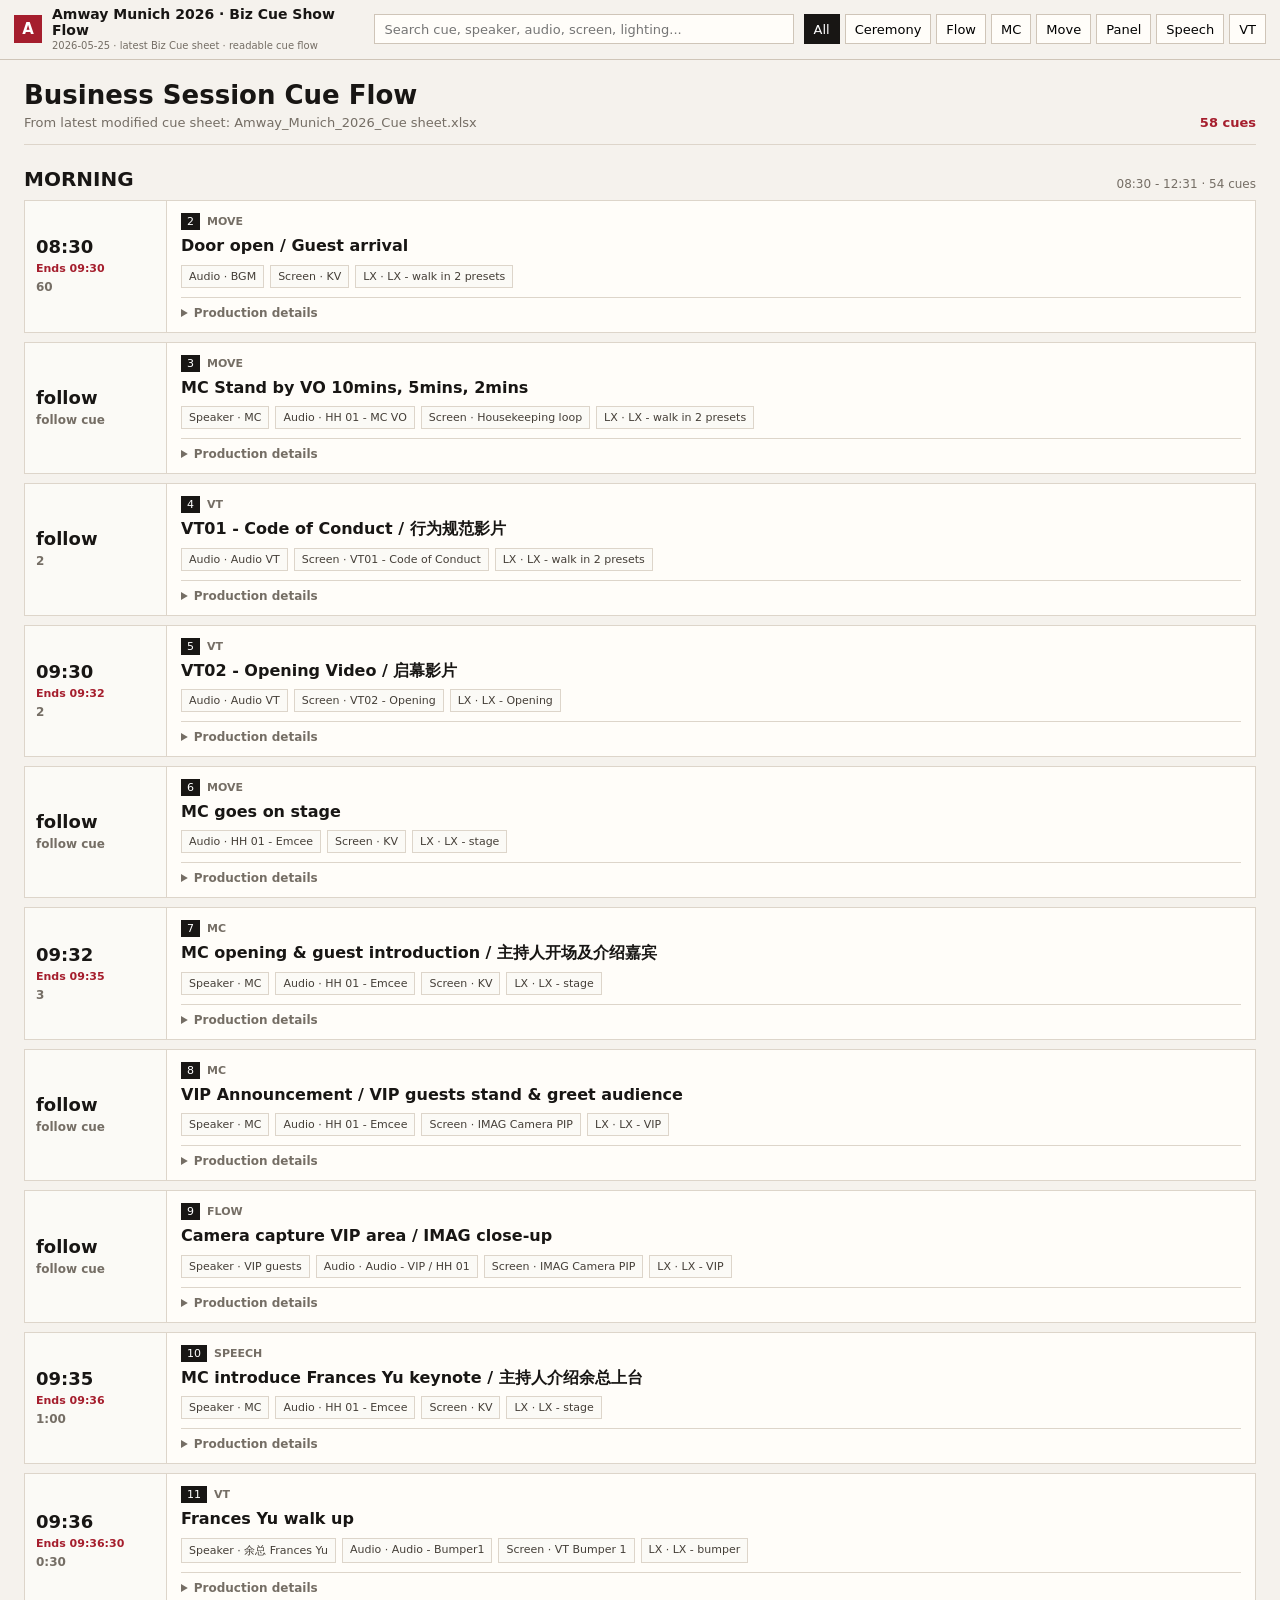
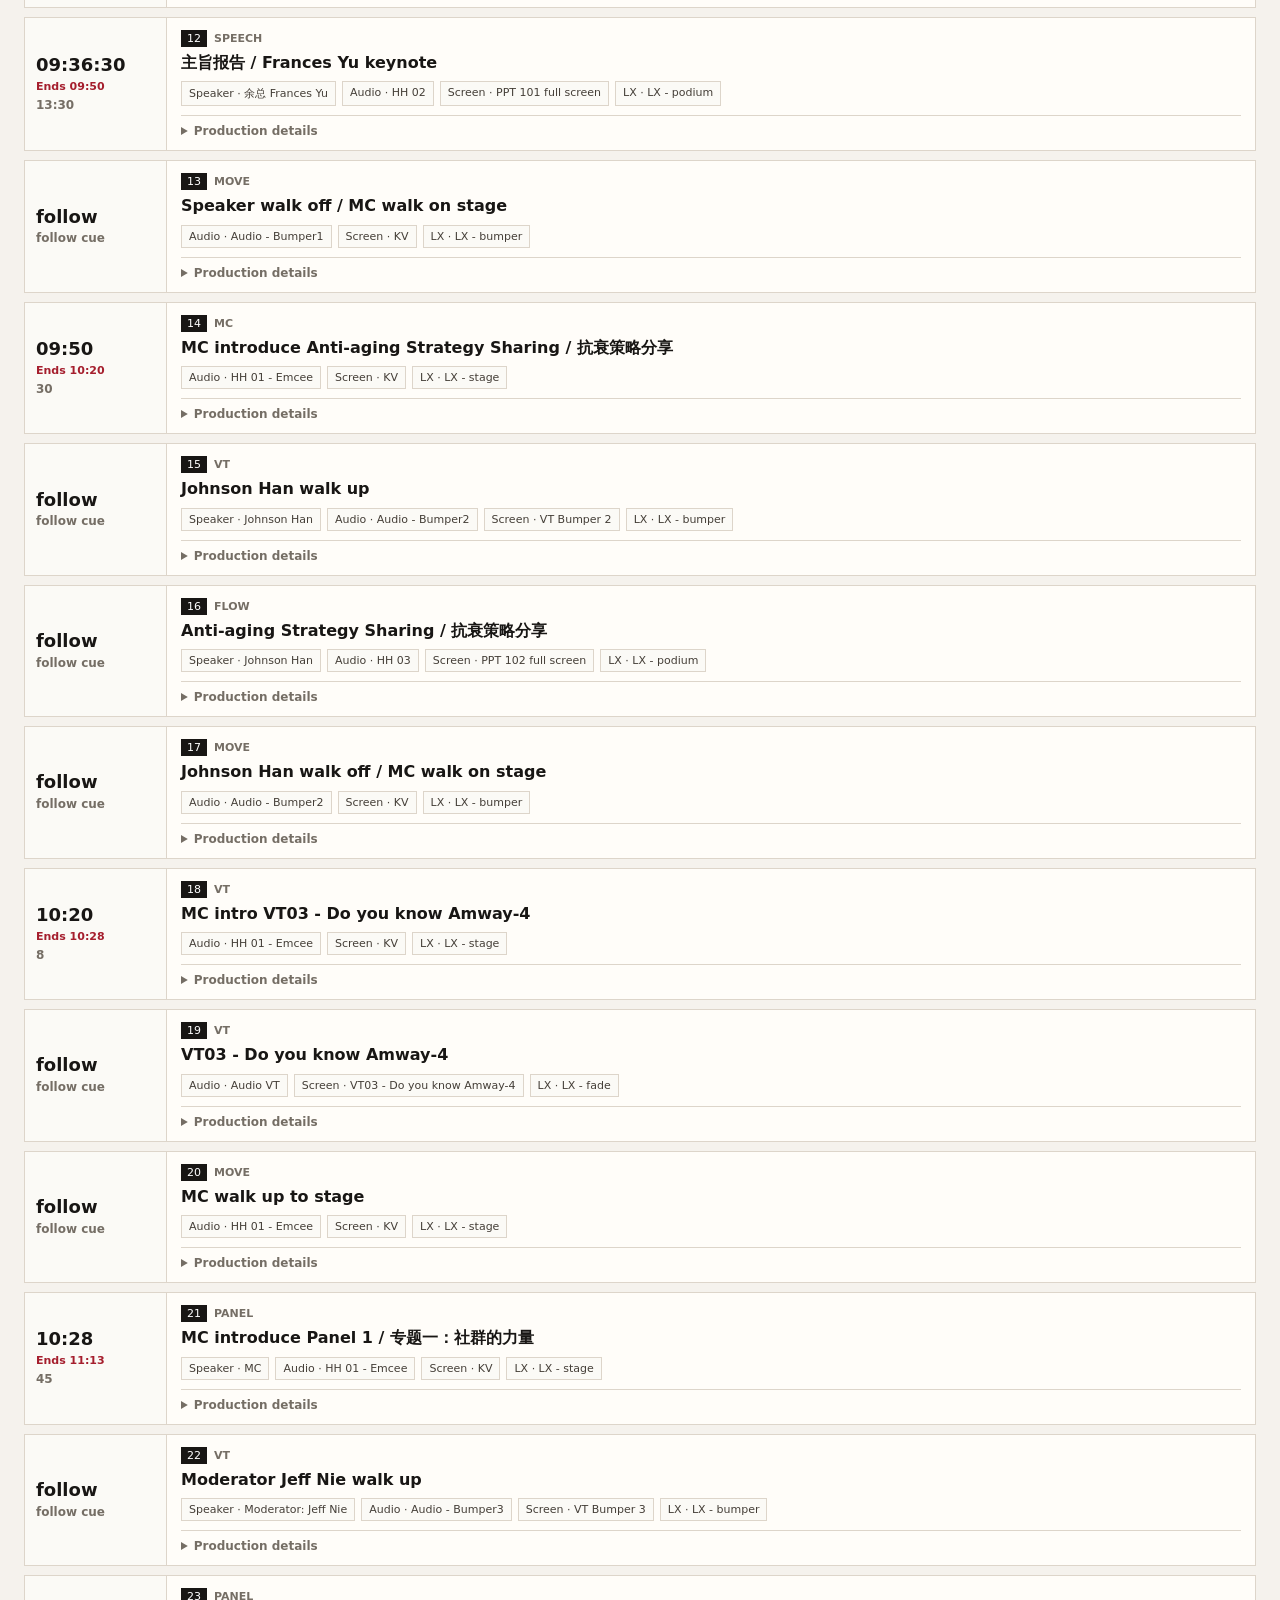
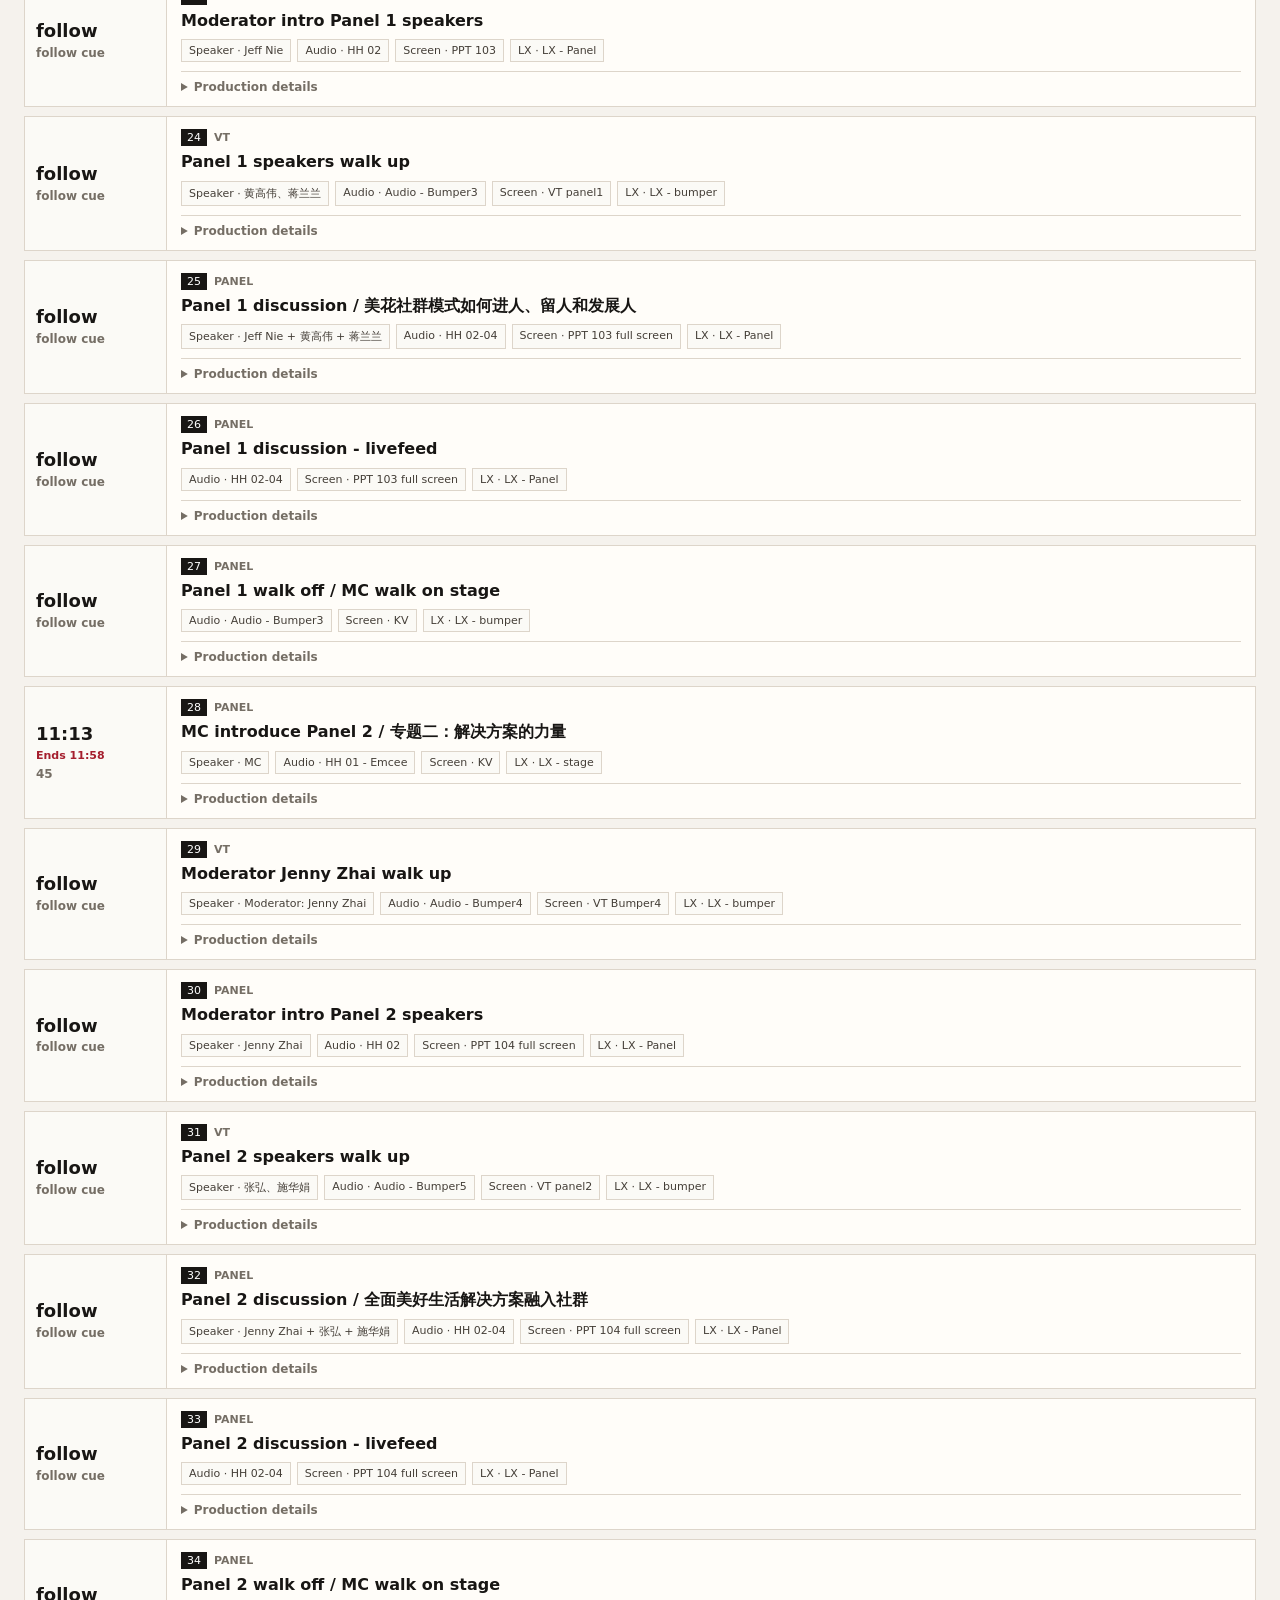
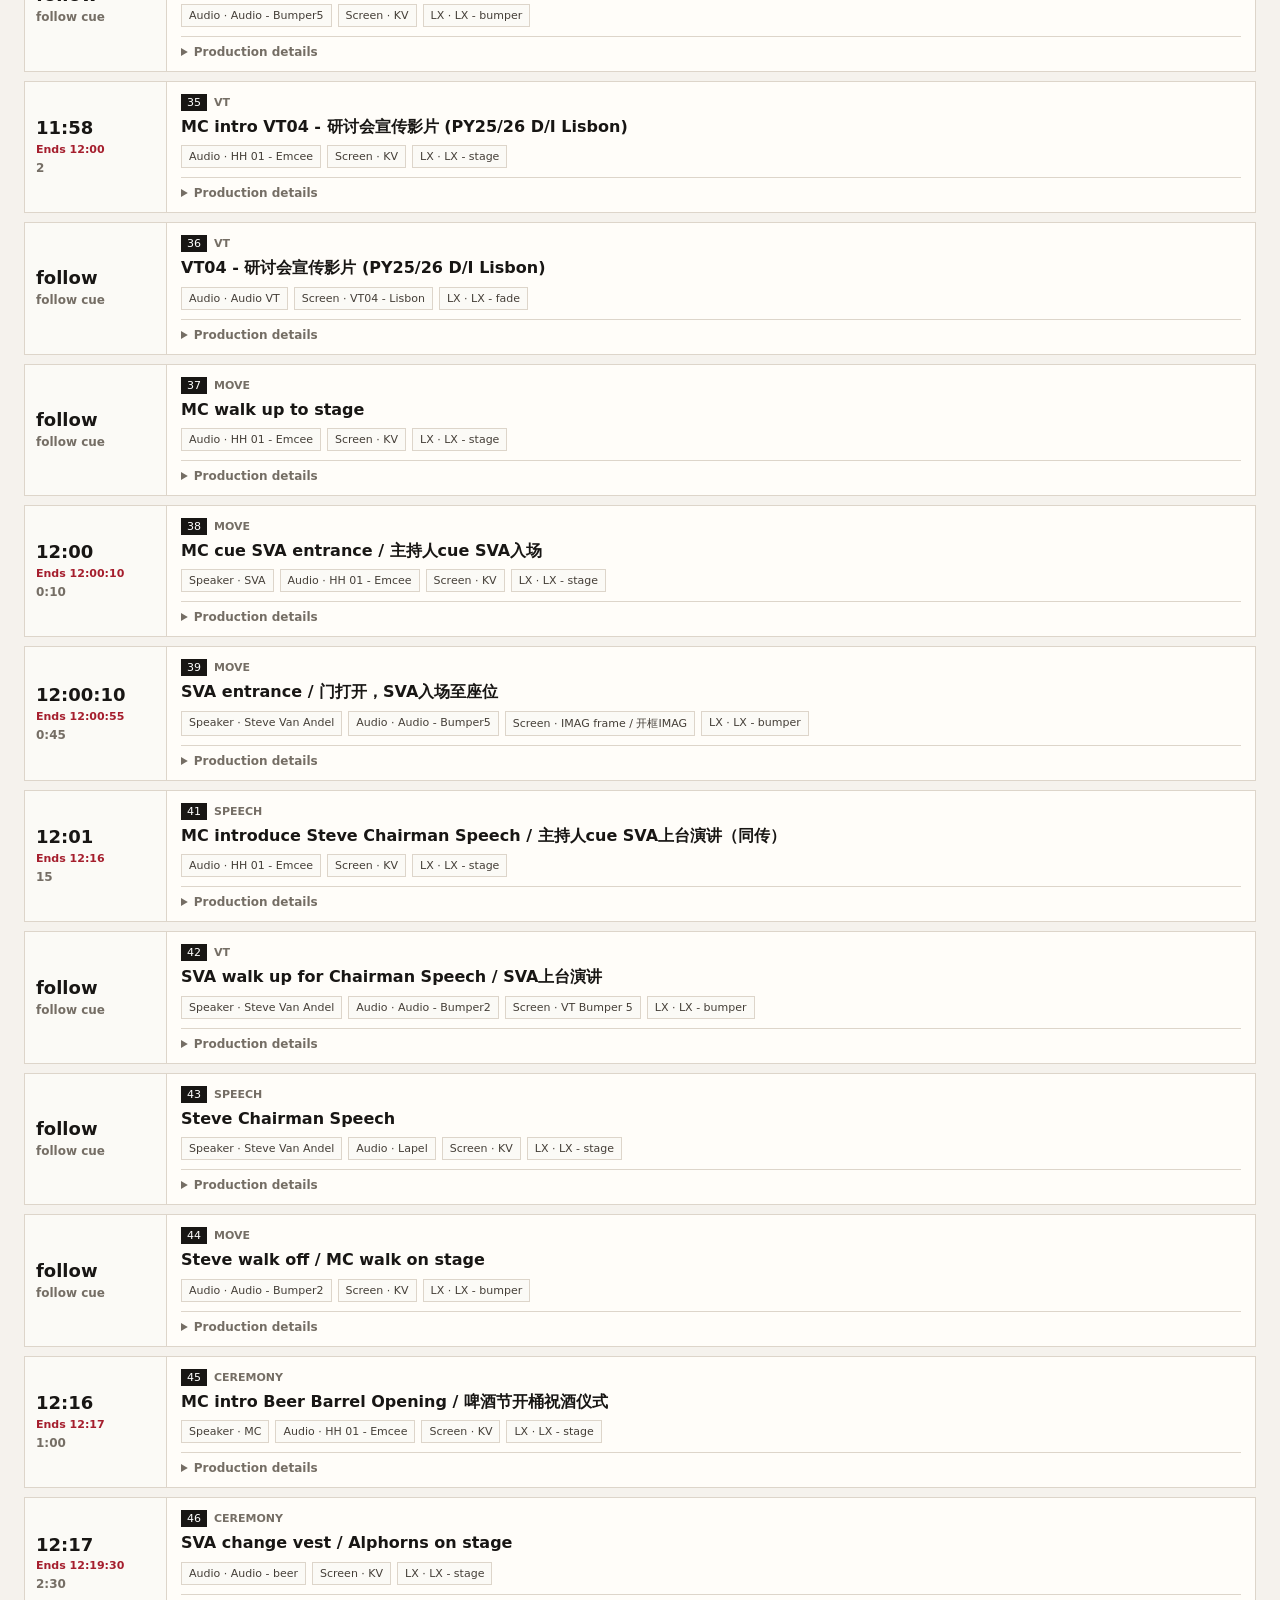
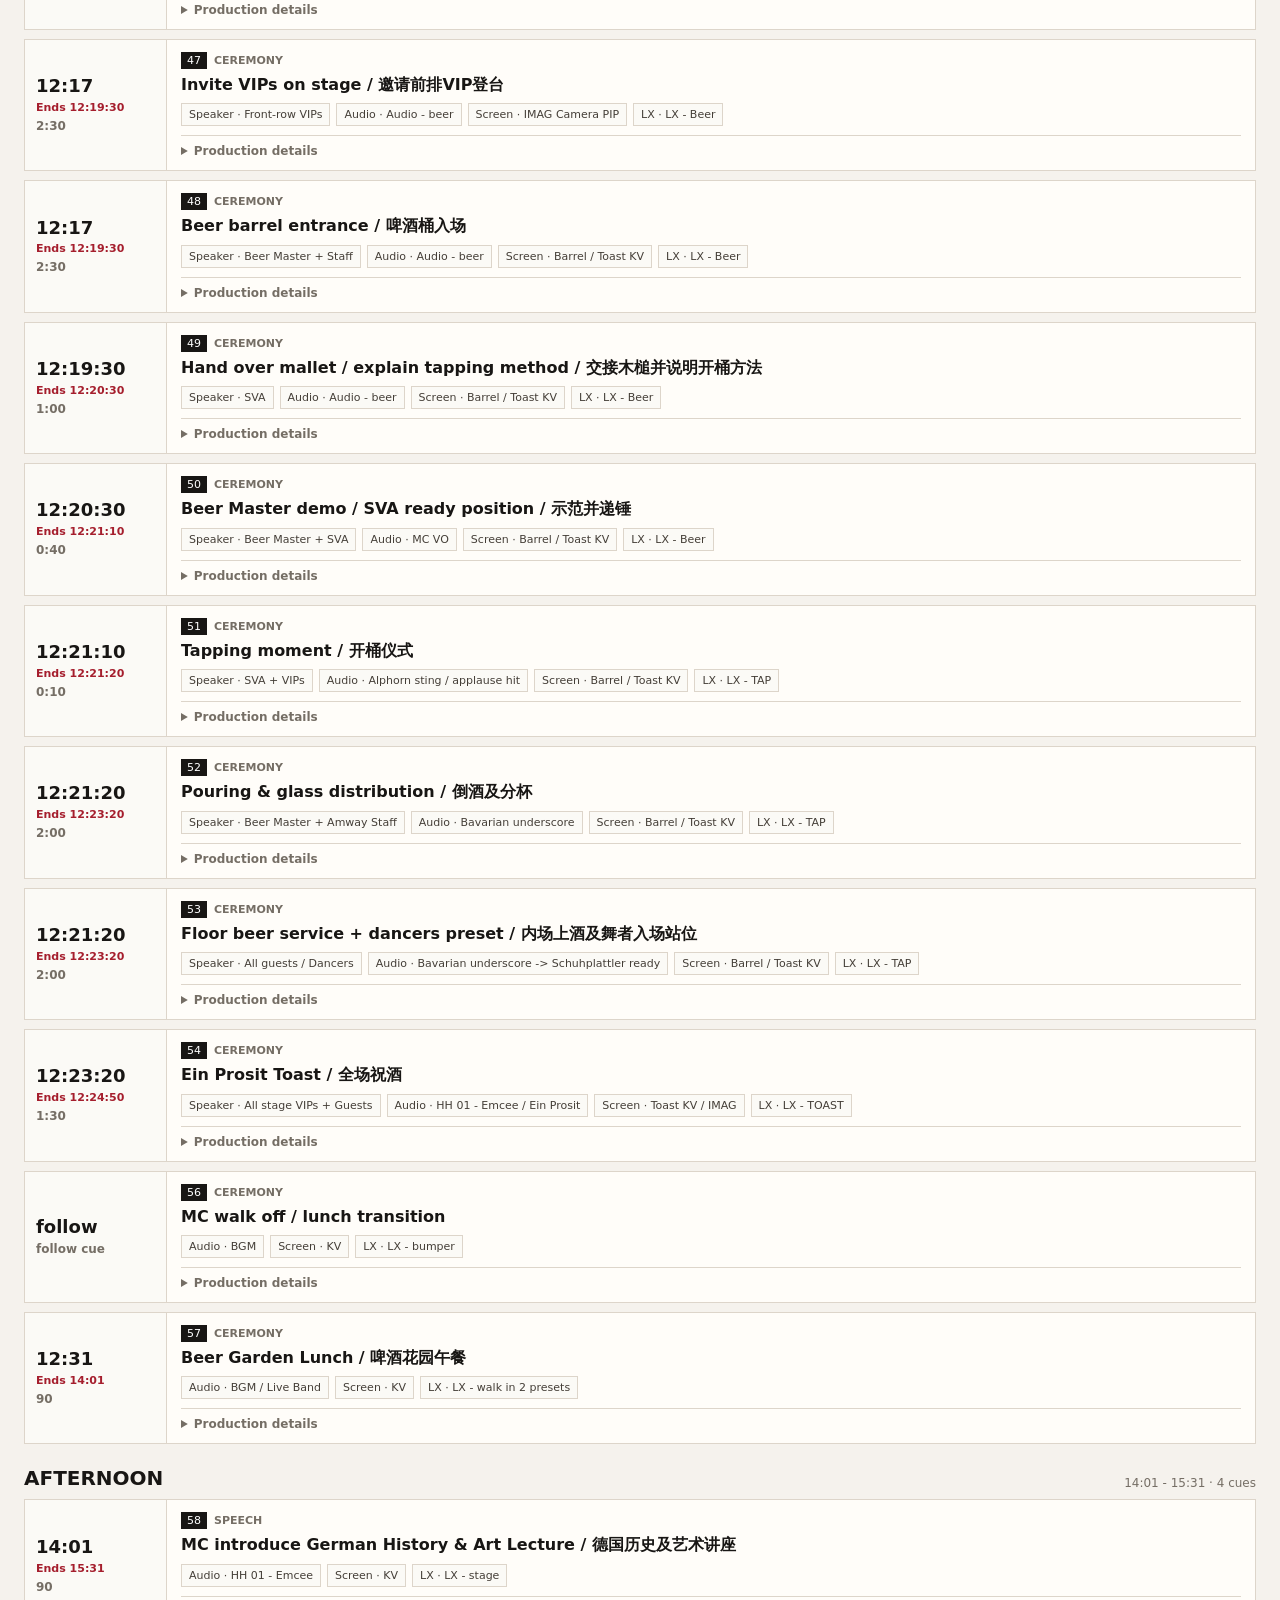
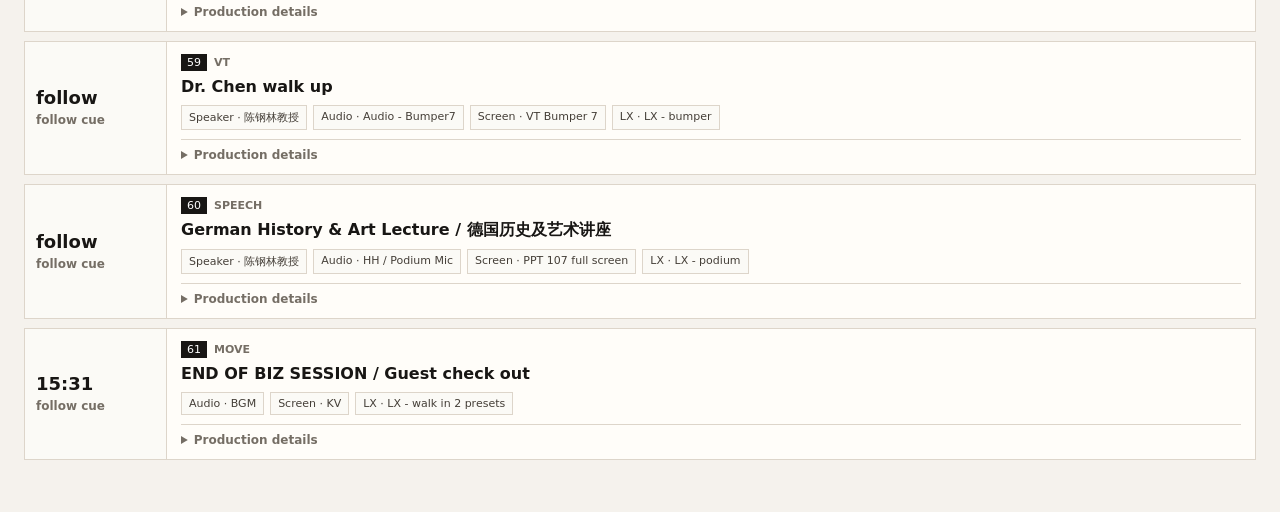
<file: amway-biz-cue-showflow/index.html>
<!doctype html><html lang="zh-CN"><head><meta charset="utf-8"><meta name="viewport" content="width=device-width,initial-scale=1"><title>Amway Munich 2026 | Biz Cue Show Flow</title><style>
:root{--bg:#f5f2ed;--paper:#fffdf9;--ink:#181614;--muted:#756e65;--line:#ddd5ca;--line2:#cfc5b8;--red:#a51e2d;--green:#2f6b4f;--blue:#476b87;--gold:#9a6a1d;--lav:#6657a5}*{box-sizing:border-box}html{scroll-behavior:smooth}body{margin:0;background:var(--bg);color:var(--ink);font-family:Inter,ui-sans-serif,system-ui,-apple-system,BlinkMacSystemFont,"Segoe UI",Arial,"PingFang SC","Microsoft YaHei",sans-serif;letter-spacing:0}button,input{font:inherit}.header{position:sticky;top:0;z-index:30;background:rgba(245,242,237,.96);backdrop-filter:blur(14px);border-bottom:1px solid var(--line2);display:grid;grid-template-columns:28px minmax(260px,1fr) minmax(240px,420px) auto;gap:10px;align-items:center;padding:7px 14px}.mark{width:28px;height:28px;background:var(--red);color:#fff;display:grid;place-items:center;font-weight:900;font-size:15px}h1{margin:0;font-size:14px;line-height:1.12;overflow-wrap:anywhere}.sub{font-size:10px;color:var(--muted);line-height:1.15;margin-top:2px}.search input{width:100%;height:30px;border:1px solid var(--line2);background:var(--paper);padding:0 10px;color:var(--ink);outline:none;font-size:13px}.filters{display:flex;gap:5px;justify-content:flex-end;overflow:auto}.chip{height:30px;border:1px solid var(--line2);background:var(--paper);padding:0 9px;white-space:nowrap;cursor:pointer;font-size:13px}.chip.active{background:#181614;color:#fff;border-color:#181614}main{max-width:1280px;margin:0 auto;padding:22px 24px 52px}.lead{display:flex;justify-content:space-between;gap:18px;align-items:flex-end;border-bottom:1px solid var(--line);padding-bottom:14px;margin-bottom:18px}.lead h2{margin:0;font-size:26px;line-height:1.05}.lead p{margin:6px 0 0;color:var(--muted);font-size:13px}.lead strong{white-space:nowrap;color:var(--red);font-size:13px}.flow{display:grid;gap:18px}.section{display:grid;gap:9px}.section>header{display:flex;justify-content:space-between;gap:12px;align-items:end;margin-top:4px}.section h2{margin:0;font-size:20px}.section header p{margin:0;color:var(--muted);font-size:12px}.cue-card{display:grid;grid-template-columns:142px minmax(0,1fr);background:var(--paper);border:1px solid var(--line)}.cue-card aside{border-right:1px solid var(--line);background:#fbfaf6;padding:13px 11px;display:flex;flex-direction:column;justify-content:center;gap:5px}.cue-card aside b{font-size:18px;line-height:1.05}.cue-card aside small{color:var(--red);font-size:11px;font-weight:850}.cue-card aside span{color:var(--muted);font-size:12px;font-weight:760}.cue-body{padding:12px 14px;min-width:0}.kicker{display:flex;gap:7px;align-items:center;margin-bottom:6px}.kicker span{font-size:11px;color:#fff;background:#181614;padding:2px 6px}.kicker em{font-style:normal;font-size:11px;color:var(--muted);font-weight:850;text-transform:uppercase}h3{margin:0;font-size:16px;line-height:1.28}.chips{display:flex;gap:6px;flex-wrap:wrap;margin-top:8px}.chips span{border:1px solid var(--line);background:#fbfaf6;padding:4px 7px;font-size:11px;color:#443e37;max-width:320px;overflow-wrap:anywhere}details{margin-top:9px;border-top:1px solid var(--line);padding-top:8px}summary{cursor:pointer;color:var(--muted);font-size:12px;font-weight:780}.details{display:grid;grid-template-columns:repeat(2,minmax(0,1fr));gap:8px;margin-top:9px}.field{border:1px solid var(--line);background:#fbfaf6;padding:8px;min-width:0}.field label{display:block;color:var(--muted);font-size:10px;text-transform:uppercase;font-weight:850;margin-bottom:4px}.field p{margin:0;font-size:12px;line-height:1.35;white-space:pre-wrap;overflow-wrap:anywhere}.hidden{display:none!important}@media(max-width:980px){.header{grid-template-columns:28px minmax(0,1fr)}.search,.filters{grid-column:1/-1}.filters{justify-content:flex-start}main{padding:16px 18px 42px}}@media(max-width:620px){.header{grid-template-columns:24px minmax(0,1fr);gap:7px;padding:6px 8px}.mark{width:24px;height:24px;font-size:13px}h1{font-size:12px;line-height:1.14}.sub{display:none}.search input{height:30px;font-size:12px;padding:0 9px}.chip{height:28px;font-size:11px;padding:0 8px}main{padding:13px 10px 32px}.lead{display:block;margin-bottom:13px;padding-bottom:10px}.lead h2{font-size:22px}.lead strong{display:block;margin-top:8px}.section>header{padding:0 2px}.section h2{font-size:18px}.cue-card{grid-template-columns:1fr;border-left:0;border-right:0}.cue-card aside{border-right:0;border-bottom:1px solid var(--line);padding:9px 12px;flex-direction:row;align-items:center;justify-content:space-between}.cue-card aside b{font-size:17px}.cue-card aside span,.cue-card aside small{font-size:11px}.cue-body{padding:11px 12px}h3{font-size:15px}.chips span{font-size:10px;max-width:100%}.details{grid-template-columns:1fr}.field p{font-size:11px}}@media print{.header{display:none}main{padding:0}body{background:white}.cue-card{break-inside:avoid}details{display:block}}
</style></head><body><header class="header"><div class="mark">A</div><div><h1>Amway Munich 2026 · Biz Cue Show Flow</h1><div class="sub">2026-05-25 · latest Biz Cue sheet · readable cue flow</div></div><div class="search"><input id="q" placeholder="Search cue, speaker, audio, screen, lighting..."></div><div class="filters" id="filters"><button class="chip active" data-tag="All">All</button><button class="chip " data-tag="Ceremony">Ceremony</button><button class="chip " data-tag="Flow">Flow</button><button class="chip " data-tag="MC">MC</button><button class="chip " data-tag="Move">Move</button><button class="chip " data-tag="Panel">Panel</button><button class="chip " data-tag="Speech">Speech</button><button class="chip " data-tag="VT">VT</button></div></header><main><section class="lead"><div><h2>Business Session Cue Flow</h2><p>From latest modified cue sheet: Amway_Munich_2026_Cue sheet.xlsx</p></div><strong>58 cues</strong></section><div class="flow" id="flow"><section class="section"><header><h2>MORNING</h2><p>08:30 - 12:31 · 54 cues</p></header><article class="cue-card" data-tag="Move">
  <aside><b>08:30</b><small>Ends 09:30</small><span>60</span></aside>
  <div class="cue-body"><div class="kicker"><span>2</span><em>Move</em></div><h3>Door open / Guest arrival</h3><div class="chips"><span>Audio · BGM</span><span>Screen · KV</span><span>LX · LX - walk in 2 presets</span></div><details><summary>Production details</summary><div class="details"><div class="field"><label>Audio</label><p>BGM</p></div><div class="field"><label>E2</label><p>Preset 1</p></div><div class="field"><label>Main Screen</label><p>KV</p></div><div class="field"><label>Delay</label><p>KV</p></div><div class="field"><label>DSM</label><p>DSM Preset 1</p></div><div class="field"><label>Lighting</label><p>LX - walk in 2 presets</p></div><div class="field"><label>Remark</label><p>Check podium / step / podium mic</p></div></div></details></div>
</article><article class="cue-card" data-tag="Move">
  <aside><b>follow</b><span>follow cue</span></aside>
  <div class="cue-body"><div class="kicker"><span>3</span><em>Move</em></div><h3>MC Stand by VO 10mins, 5mins, 2mins</h3><div class="chips"><span>Speaker · MC</span><span>Audio · HH 01 - MC VO</span><span>Screen · Housekeeping loop</span><span>LX · LX - walk in 2 presets</span></div><details><summary>Production details</summary><div class="details"><div class="field"><label>Respond</label><p>MC</p></div><div class="field"><label>Speaker</label><p>MC</p></div><div class="field"><label>Audio</label><p>HH 01 - MC VO</p></div><div class="field"><label>E2</label><p>Preset 1</p></div><div class="field"><label>Main Screen</label><p>Housekeeping loop</p></div><div class="field"><label>Delay</label><p>KV</p></div><div class="field"><label>DSM</label><p>DSM Preset 1</p></div><div class="field"><label>Lighting</label><p>LX - walk in 2 presets</p></div><div class="field"><label>Remark</label><p>Wifi / seating reminder loop</p></div></div></details></div>
</article><article class="cue-card" data-tag="VT">
  <aside><b>follow</b><span>2</span></aside>
  <div class="cue-body"><div class="kicker"><span>4</span><em>VT</em></div><h3>VT01 - Code of Conduct / 行为规范影片</h3><div class="chips"><span>Audio · Audio VT</span><span>Screen · VT01 - Code of Conduct</span><span>LX · LX - walk in 2 presets</span></div><details><summary>Production details</summary><div class="details"><div class="field"><label>Respond</label><p>AV</p></div><div class="field"><label>Audio</label><p>Audio VT</p></div><div class="field"><label>E2</label><p>Preset 1</p></div><div class="field"><label>Main Screen</label><p>VT01 - Code of Conduct</p></div><div class="field"><label>Delay</label><p>VT01 - Code of Conduct</p></div><div class="field"><label>DSM</label><p>DSM Preset 3</p></div><div class="field"><label>Lighting</label><p>LX - walk in 2 presets</p></div><div class="field"><label>Remark</label><p>During guest arrival / before opening</p></div></div></details></div>
</article><article class="cue-card" data-tag="VT">
  <aside><b>09:30</b><small>Ends 09:32</small><span>2</span></aside>
  <div class="cue-body"><div class="kicker"><span>5</span><em>VT</em></div><h3>VT02 - Opening Video / 启幕影片</h3><div class="chips"><span>Audio · Audio VT</span><span>Screen · VT02 - Opening</span><span>LX · LX - Opening</span></div><details><summary>Production details</summary><div class="details"><div class="field"><label>Respond</label><p>AV</p></div><div class="field"><label>Audio</label><p>Audio VT</p></div><div class="field"><label>E2</label><p>Preset 1</p></div><div class="field"><label>Main Screen</label><p>VT02 - Opening</p></div><div class="field"><label>Delay</label><p>KV</p></div><div class="field"><label>DSM</label><p>DSM Preset 3</p></div><div class="field"><label>Lighting</label><p>LX - Opening</p></div></div></details></div>
</article><article class="cue-card" data-tag="Move">
  <aside><b>follow</b><span>follow cue</span></aside>
  <div class="cue-body"><div class="kicker"><span>6</span><em>Move</em></div><h3>MC goes on stage</h3><div class="chips"><span>Audio · HH 01 - Emcee</span><span>Screen · KV</span><span>LX · LX - stage</span></div><details><summary>Production details</summary><div class="details"><div class="field"><label>Respond</label><p>MC</p></div><div class="field"><label>Audio</label><p>HH 01 - Emcee</p></div><div class="field"><label>E2</label><p>Preset 1</p></div><div class="field"><label>Main Screen</label><p>KV</p></div><div class="field"><label>Delay</label><p>KV</p></div><div class="field"><label>DSM</label><p>DSM Preset 1</p></div><div class="field"><label>Lighting</label><p>LX - stage</p></div></div></details></div>
</article><article class="cue-card" data-tag="MC">
  <aside><b>09:32</b><small>Ends 09:35</small><span>3</span></aside>
  <div class="cue-body"><div class="kicker"><span>7</span><em>MC</em></div><h3>MC opening &amp; guest introduction / 主持人开场及介绍嘉宾</h3><div class="chips"><span>Speaker · MC</span><span>Audio · HH 01 - Emcee</span><span>Screen · KV</span><span>LX · LX - stage</span></div><details><summary>Production details</summary><div class="details"><div class="field"><label>Respond</label><p>MC</p></div><div class="field"><label>Speaker</label><p>MC</p></div><div class="field"><label>Audio</label><p>HH 01 - Emcee</p></div><div class="field"><label>E2</label><p>Preset 3</p></div><div class="field"><label>Main Screen</label><p>KV</p></div><div class="field"><label>Delay</label><p>KV</p></div><div class="field"><label>DSM</label><p>DSM Preset 1</p></div><div class="field"><label>Lighting</label><p>LX - stage</p></div></div></details></div>
</article><article class="cue-card" data-tag="MC">
  <aside><b>follow</b><span>follow cue</span></aside>
  <div class="cue-body"><div class="kicker"><span>8</span><em>MC</em></div><h3>VIP Announcement / VIP guests stand &amp; greet audience</h3><div class="chips"><span>Speaker · MC</span><span>Audio · HH 01 - Emcee</span><span>Screen · IMAG Camera PIP</span><span>LX · LX - VIP</span></div><details><summary>Production details</summary><div class="details"><div class="field"><label>Respond</label><p>MC</p></div><div class="field"><label>Speaker</label><p>MC</p></div><div class="field"><label>Audio</label><p>HH 01 - Emcee</p></div><div class="field"><label>E2</label><p>Preset 5</p></div><div class="field"><label>Main Screen</label><p>IMAG Camera PIP</p></div><div class="field"><label>Delay</label><p>LiveFeed</p></div><div class="field"><label>DSM</label><p>DSM Preset 2</p></div><div class="field"><label>Lighting</label><p>LX - VIP</p></div><div class="field"><label>Remark</label><p>VIP area light up / audience greet</p></div></div></details></div>
</article><article class="cue-card" data-tag="Flow">
  <aside><b>follow</b><span>follow cue</span></aside>
  <div class="cue-body"><div class="kicker"><span>9</span><em>Flow</em></div><h3>Camera capture VIP area / IMAG close-up</h3><div class="chips"><span>Speaker · VIP guests</span><span>Audio · Audio - VIP / HH 01</span><span>Screen · IMAG Camera PIP</span><span>LX · LX - VIP</span></div><details><summary>Production details</summary><div class="details"><div class="field"><label>Respond</label><p>Camera</p></div><div class="field"><label>Speaker</label><p>VIP guests</p></div><div class="field"><label>Audio</label><p>Audio - VIP / HH 01</p></div><div class="field"><label>E2</label><p>Preset 5</p></div><div class="field"><label>Main Screen</label><p>IMAG Camera PIP</p></div><div class="field"><label>Delay</label><p>LiveFeed</p></div><div class="field"><label>DSM</label><p>DSM Preset 2</p></div><div class="field"><label>Lighting</label><p>LX - VIP</p></div><div class="field"><label>Remark</label><p>Camera picks up VIP standing and greeting audience</p></div></div></details></div>
</article><article class="cue-card" data-tag="Speech">
  <aside><b>09:35</b><small>Ends 09:36</small><span>1:00</span></aside>
  <div class="cue-body"><div class="kicker"><span>10</span><em>Speech</em></div><h3>MC introduce Frances Yu keynote / 主持人介绍余总上台</h3><div class="chips"><span>Speaker · MC</span><span>Audio · HH 01 - Emcee</span><span>Screen · KV</span><span>LX · LX - stage</span></div><details><summary>Production details</summary><div class="details"><div class="field"><label>Respond</label><p>MC</p></div><div class="field"><label>Speaker</label><p>MC</p></div><div class="field"><label>Audio</label><p>HH 01 - Emcee</p></div><div class="field"><label>E2</label><p>Preset 1</p></div><div class="field"><label>Main Screen</label><p>KV</p></div><div class="field"><label>Delay</label><p>KV</p></div><div class="field"><label>DSM</label><p>DSM Preset 2</p></div><div class="field"><label>Lighting</label><p>LX - stage</p></div><div class="field"><label>Remark</label><p>Introduce keynote + invite Frances Yu to stage</p></div></div></details></div>
</article><article class="cue-card" data-tag="VT">
  <aside><b>09:36</b><small>Ends 09:36:30</small><span>0:30</span></aside>
  <div class="cue-body"><div class="kicker"><span>11</span><em>VT</em></div><h3>Frances Yu walk up</h3><div class="chips"><span>Speaker · 余总 Frances Yu</span><span>Audio · Audio - Bumper1</span><span>Screen · VT Bumper 1</span><span>LX · LX - bumper</span></div><details><summary>Production details</summary><div class="details"><div class="field"><label>Speaker</label><p>余总 Frances Yu</p></div><div class="field"><label>Audio</label><p>Audio - Bumper1</p></div><div class="field"><label>E2</label><p>Preset 3</p></div><div class="field"><label>Main Screen</label><p>VT Bumper 1</p></div><div class="field"><label>Delay</label><p>LiveFeed</p></div><div class="field"><label>DSM</label><p>DSM Preset 2</p></div><div class="field"><label>Lighting</label><p>LX - bumper</p></div><div class="field"><label>Remark</label><p>Frances Yu walk-up / podium ready</p></div></div></details></div>
</article><article class="cue-card" data-tag="Speech">
  <aside><b>09:36:30</b><small>Ends 09:50</small><span>13:30</span></aside>
  <div class="cue-body"><div class="kicker"><span>12</span><em>Speech</em></div><h3>主旨报告 / Frances Yu keynote</h3><div class="chips"><span>Speaker · 余总 Frances Yu</span><span>Audio · HH 02</span><span>Screen · PPT 101 full screen</span><span>LX · LX - podium</span></div><details><summary>Production details</summary><div class="details"><div class="field"><label>Respond</label><p>MC</p></div><div class="field"><label>Speaker</label><p>余总 Frances Yu</p></div><div class="field"><label>Audio</label><p>HH 02</p></div><div class="field"><label>E2</label><p>Preset 2</p></div><div class="field"><label>Main Screen</label><p>PPT 101 full screen</p></div><div class="field"><label>Delay</label><p>PPT 101</p></div><div class="field"><label>DSM</label><p>DSM Preset 2</p></div><div class="field"><label>Lighting</label><p>LX - podium</p></div><div class="field"><label>Remark</label><p>Timer 13:30 / total segment 15mins incl. intro + walk-up</p></div></div></details></div>
</article><article class="cue-card" data-tag="Move">
  <aside><b>follow</b><span>follow cue</span></aside>
  <div class="cue-body"><div class="kicker"><span>13</span><em>Move</em></div><h3>Speaker walk off / MC walk on stage</h3><div class="chips"><span>Audio · Audio - Bumper1</span><span>Screen · KV</span><span>LX · LX - bumper</span></div><details><summary>Production details</summary><div class="details"><div class="field"><label>Respond</label><p>MC</p></div><div class="field"><label>Audio</label><p>Audio - Bumper1</p></div><div class="field"><label>E2</label><p>Preset 1</p></div><div class="field"><label>Main Screen</label><p>KV</p></div><div class="field"><label>Delay</label><p>KV</p></div><div class="field"><label>DSM</label><p>DSM Preset 1</p></div><div class="field"><label>Lighting</label><p>LX - bumper</p></div></div></details></div>
</article><article class="cue-card" data-tag="MC">
  <aside><b>09:50</b><small>Ends 10:20</small><span>30</span></aside>
  <div class="cue-body"><div class="kicker"><span>14</span><em>MC</em></div><h3>MC introduce Anti-aging Strategy Sharing / 抗衰策略分享</h3><div class="chips"><span>Audio · HH 01 - Emcee</span><span>Screen · KV</span><span>LX · LX - stage</span></div><details><summary>Production details</summary><div class="details"><div class="field"><label>Respond</label><p>MC</p></div><div class="field"><label>Audio</label><p>HH 01 - Emcee</p></div><div class="field"><label>E2</label><p>Preset 1</p></div><div class="field"><label>Main Screen</label><p>KV</p></div><div class="field"><label>Delay</label><p>KV</p></div><div class="field"><label>DSM</label><p>DSM Preset 1</p></div><div class="field"><label>Lighting</label><p>LX - stage</p></div></div></details></div>
</article><article class="cue-card" data-tag="VT">
  <aside><b>follow</b><span>follow cue</span></aside>
  <div class="cue-body"><div class="kicker"><span>15</span><em>VT</em></div><h3>Johnson Han walk up</h3><div class="chips"><span>Speaker · Johnson Han</span><span>Audio · Audio - Bumper2</span><span>Screen · VT Bumper 2</span><span>LX · LX - bumper</span></div><details><summary>Production details</summary><div class="details"><div class="field"><label>Speaker</label><p>Johnson Han</p></div><div class="field"><label>Audio</label><p>Audio - Bumper2</p></div><div class="field"><label>E2</label><p>Preset 3</p></div><div class="field"><label>Main Screen</label><p>VT Bumper 2</p></div><div class="field"><label>Delay</label><p>LiveFeed</p></div><div class="field"><label>DSM</label><p>DSM Preset 3</p></div><div class="field"><label>Lighting</label><p>LX - bumper</p></div></div></details></div>
</article><article class="cue-card" data-tag="Flow">
  <aside><b>follow</b><span>follow cue</span></aside>
  <div class="cue-body"><div class="kicker"><span>16</span><em>Flow</em></div><h3>Anti-aging Strategy Sharing / 抗衰策略分享</h3><div class="chips"><span>Speaker · Johnson Han</span><span>Audio · HH 03</span><span>Screen · PPT 102 full screen</span><span>LX · LX - podium</span></div><details><summary>Production details</summary><div class="details"><div class="field"><label>Speaker</label><p>Johnson Han</p></div><div class="field"><label>Audio</label><p>HH 03</p></div><div class="field"><label>E2</label><p>Preset 2</p></div><div class="field"><label>Main Screen</label><p>PPT 102 full screen</p></div><div class="field"><label>Delay</label><p>PPT 102</p></div><div class="field"><label>DSM</label><p>DSM Preset 2</p></div><div class="field"><label>Lighting</label><p>LX - podium</p></div><div class="field"><label>Remark</label><p>Timer 30mins</p></div></div></details></div>
</article><article class="cue-card" data-tag="Move">
  <aside><b>follow</b><span>follow cue</span></aside>
  <div class="cue-body"><div class="kicker"><span>17</span><em>Move</em></div><h3>Johnson Han walk off / MC walk on stage</h3><div class="chips"><span>Audio · Audio - Bumper2</span><span>Screen · KV</span><span>LX · LX - bumper</span></div><details><summary>Production details</summary><div class="details"><div class="field"><label>Respond</label><p>MC</p></div><div class="field"><label>Audio</label><p>Audio - Bumper2</p></div><div class="field"><label>E2</label><p>Preset 1</p></div><div class="field"><label>Main Screen</label><p>KV</p></div><div class="field"><label>Delay</label><p>KV</p></div><div class="field"><label>DSM</label><p>DSM Preset 1</p></div><div class="field"><label>Lighting</label><p>LX - bumper</p></div></div></details></div>
</article><article class="cue-card" data-tag="VT">
  <aside><b>10:20</b><small>Ends 10:28</small><span>8</span></aside>
  <div class="cue-body"><div class="kicker"><span>18</span><em>VT</em></div><h3>MC intro VT03 - Do you know Amway-4</h3><div class="chips"><span>Audio · HH 01 - Emcee</span><span>Screen · KV</span><span>LX · LX - stage</span></div><details><summary>Production details</summary><div class="details"><div class="field"><label>Respond</label><p>MC</p></div><div class="field"><label>Audio</label><p>HH 01 - Emcee</p></div><div class="field"><label>E2</label><p>Preset 1</p></div><div class="field"><label>Main Screen</label><p>KV</p></div><div class="field"><label>Delay</label><p>KV</p></div><div class="field"><label>DSM</label><p>DSM Preset 3</p></div><div class="field"><label>Lighting</label><p>LX - stage</p></div></div></details></div>
</article><article class="cue-card" data-tag="VT">
  <aside><b>follow</b><span>follow cue</span></aside>
  <div class="cue-body"><div class="kicker"><span>19</span><em>VT</em></div><h3>VT03 - Do you know Amway-4</h3><div class="chips"><span>Audio · Audio VT</span><span>Screen · VT03 - Do you know Amway-4</span><span>LX · LX - fade</span></div><details><summary>Production details</summary><div class="details"><div class="field"><label>Respond</label><p>VT</p></div><div class="field"><label>Audio</label><p>Audio VT</p></div><div class="field"><label>E2</label><p>Preset 1</p></div><div class="field"><label>Main Screen</label><p>VT03 - Do you know Amway-4</p></div><div class="field"><label>Delay</label><p>VT03 - Do you know Amway-4</p></div><div class="field"><label>DSM</label><p>DSM Preset 3</p></div><div class="field"><label>Lighting</label><p>LX - fade</p></div></div></details></div>
</article><article class="cue-card" data-tag="Move">
  <aside><b>follow</b><span>follow cue</span></aside>
  <div class="cue-body"><div class="kicker"><span>20</span><em>Move</em></div><h3>MC walk up to stage</h3><div class="chips"><span>Audio · HH 01 - Emcee</span><span>Screen · KV</span><span>LX · LX - stage</span></div><details><summary>Production details</summary><div class="details"><div class="field"><label>Respond</label><p>MC</p></div><div class="field"><label>Audio</label><p>HH 01 - Emcee</p></div><div class="field"><label>E2</label><p>Preset 1</p></div><div class="field"><label>Main Screen</label><p>KV</p></div><div class="field"><label>Delay</label><p>KV</p></div><div class="field"><label>DSM</label><p>DSM Preset 1</p></div><div class="field"><label>Lighting</label><p>LX - stage</p></div></div></details></div>
</article><article class="cue-card" data-tag="Panel">
  <aside><b>10:28</b><small>Ends 11:13</small><span>45</span></aside>
  <div class="cue-body"><div class="kicker"><span>21</span><em>Panel</em></div><h3>MC introduce Panel 1 / 专题一：社群的力量</h3><div class="chips"><span>Speaker · MC</span><span>Audio · HH 01 - Emcee</span><span>Screen · KV</span><span>LX · LX - stage</span></div><details><summary>Production details</summary><div class="details"><div class="field"><label>Respond</label><p>MC</p></div><div class="field"><label>Speaker</label><p>MC</p></div><div class="field"><label>Audio</label><p>HH 01 - Emcee</p></div><div class="field"><label>E2</label><p>Preset 1</p></div><div class="field"><label>Main Screen</label><p>KV</p></div><div class="field"><label>Delay</label><p>KV</p></div><div class="field"><label>DSM</label><p>DSM Preset 1</p></div><div class="field"><label>Lighting</label><p>LX - stage</p></div><div class="field"><label>Remark</label><p>Chair / HH / water / clicker ON</p></div></div></details></div>
</article><article class="cue-card" data-tag="VT">
  <aside><b>follow</b><span>follow cue</span></aside>
  <div class="cue-body"><div class="kicker"><span>22</span><em>VT</em></div><h3>Moderator Jeff Nie walk up</h3><div class="chips"><span>Speaker · Moderator: Jeff Nie</span><span>Audio · Audio - Bumper3</span><span>Screen · VT Bumper 3</span><span>LX · LX - bumper</span></div><details><summary>Production details</summary><div class="details"><div class="field"><label>Speaker</label><p>Moderator: Jeff Nie</p></div><div class="field"><label>Audio</label><p>Audio - Bumper3</p></div><div class="field"><label>E2</label><p>Preset 3</p></div><div class="field"><label>Main Screen</label><p>VT Bumper 3</p></div><div class="field"><label>Delay</label><p>LiveFeed</p></div><div class="field"><label>DSM</label><p>DSM Preset 3</p></div><div class="field"><label>Lighting</label><p>LX - bumper</p></div></div></details></div>
</article><article class="cue-card" data-tag="Panel">
  <aside><b>follow</b><span>follow cue</span></aside>
  <div class="cue-body"><div class="kicker"><span>23</span><em>Panel</em></div><h3>Moderator intro Panel 1 speakers</h3><div class="chips"><span>Speaker · Jeff Nie</span><span>Audio · HH 02</span><span>Screen · PPT 103</span><span>LX · LX - Panel</span></div><details><summary>Production details</summary><div class="details"><div class="field"><label>Speaker</label><p>Jeff Nie</p></div><div class="field"><label>Audio</label><p>HH 02</p></div><div class="field"><label>E2</label><p>Preset 2</p></div><div class="field"><label>Main Screen</label><p>PPT 103</p></div><div class="field"><label>Delay</label><p>PPT 103</p></div><div class="field"><label>DSM</label><p>DSM Preset 2</p></div><div class="field"><label>Lighting</label><p>LX - Panel</p></div><div class="field"><label>Remark</label><p>Timer 45mins</p></div></div></details></div>
</article><article class="cue-card" data-tag="VT">
  <aside><b>follow</b><span>follow cue</span></aside>
  <div class="cue-body"><div class="kicker"><span>24</span><em>VT</em></div><h3>Panel 1 speakers walk up</h3><div class="chips"><span>Speaker · 黄高伟、蒋兰兰</span><span>Audio · Audio - Bumper3</span><span>Screen · VT panel1</span><span>LX · LX - bumper</span></div><details><summary>Production details</summary><div class="details"><div class="field"><label>Speaker</label><p>黄高伟、蒋兰兰</p></div><div class="field"><label>Audio</label><p>Audio - Bumper3</p></div><div class="field"><label>E2</label><p>Preset 3</p></div><div class="field"><label>Main Screen</label><p>VT panel1</p></div><div class="field"><label>Delay</label><p>LiveFeed</p></div><div class="field"><label>DSM</label><p>DSM Preset 3</p></div><div class="field"><label>Lighting</label><p>LX - bumper</p></div></div></details></div>
</article><article class="cue-card" data-tag="Panel">
  <aside><b>follow</b><span>follow cue</span></aside>
  <div class="cue-body"><div class="kicker"><span>25</span><em>Panel</em></div><h3>Panel 1 discussion / 美花社群模式如何进人、留人和发展人</h3><div class="chips"><span>Speaker · Jeff Nie + 黄高伟 + 蒋兰兰</span><span>Audio · HH 02-04</span><span>Screen · PPT 103 full screen</span><span>LX · LX - Panel</span></div><details><summary>Production details</summary><div class="details"><div class="field"><label>Speaker</label><p>Jeff Nie + 黄高伟 + 蒋兰兰</p></div><div class="field"><label>Audio</label><p>HH 02-04</p></div><div class="field"><label>E2</label><p>Preset 2</p></div><div class="field"><label>Main Screen</label><p>PPT 103 full screen</p></div><div class="field"><label>Delay</label><p>PPT 103</p></div><div class="field"><label>DSM</label><p>DSM Preset 2</p></div><div class="field"><label>Lighting</label><p>LX - Panel</p></div></div></details></div>
</article><article class="cue-card" data-tag="Panel">
  <aside><b>follow</b><span>follow cue</span></aside>
  <div class="cue-body"><div class="kicker"><span>26</span><em>Panel</em></div><h3>Panel 1 discussion - livefeed</h3><div class="chips"><span>Audio · HH 02-04</span><span>Screen · PPT 103 full screen</span><span>LX · LX - Panel</span></div><details><summary>Production details</summary><div class="details"><div class="field"><label>Audio</label><p>HH 02-04</p></div><div class="field"><label>E2</label><p>Preset 5</p></div><div class="field"><label>Main Screen</label><p>PPT 103 full screen</p></div><div class="field"><label>Delay</label><p>PPT 103</p></div><div class="field"><label>DSM</label><p>DSM Preset 2</p></div><div class="field"><label>Lighting</label><p>LX - Panel</p></div></div></details></div>
</article><article class="cue-card" data-tag="Panel">
  <aside><b>follow</b><span>follow cue</span></aside>
  <div class="cue-body"><div class="kicker"><span>27</span><em>Panel</em></div><h3>Panel 1 walk off / MC walk on stage</h3><div class="chips"><span>Audio · Audio - Bumper3</span><span>Screen · KV</span><span>LX · LX - bumper</span></div><details><summary>Production details</summary><div class="details"><div class="field"><label>Respond</label><p>MC</p></div><div class="field"><label>Audio</label><p>Audio - Bumper3</p></div><div class="field"><label>E2</label><p>Preset 1</p></div><div class="field"><label>Main Screen</label><p>KV</p></div><div class="field"><label>Delay</label><p>KV</p></div><div class="field"><label>DSM</label><p>DSM Preset 1</p></div><div class="field"><label>Lighting</label><p>LX - bumper</p></div><div class="field"><label>Remark</label><p>Chair / HH / water / clicker OFF</p></div></div></details></div>
</article><article class="cue-card" data-tag="Panel">
  <aside><b>11:13</b><small>Ends 11:58</small><span>45</span></aside>
  <div class="cue-body"><div class="kicker"><span>28</span><em>Panel</em></div><h3>MC introduce Panel 2 / 专题二：解决方案的力量</h3><div class="chips"><span>Speaker · MC</span><span>Audio · HH 01 - Emcee</span><span>Screen · KV</span><span>LX · LX - stage</span></div><details><summary>Production details</summary><div class="details"><div class="field"><label>Respond</label><p>MC</p></div><div class="field"><label>Speaker</label><p>MC</p></div><div class="field"><label>Audio</label><p>HH 01 - Emcee</p></div><div class="field"><label>E2</label><p>Preset 1</p></div><div class="field"><label>Main Screen</label><p>KV</p></div><div class="field"><label>Delay</label><p>KV</p></div><div class="field"><label>DSM</label><p>DSM Preset 1</p></div><div class="field"><label>Lighting</label><p>LX - stage</p></div><div class="field"><label>Remark</label><p>Chair / HH / water / clicker ON</p></div></div></details></div>
</article><article class="cue-card" data-tag="VT">
  <aside><b>follow</b><span>follow cue</span></aside>
  <div class="cue-body"><div class="kicker"><span>29</span><em>VT</em></div><h3>Moderator Jenny Zhai walk up</h3><div class="chips"><span>Speaker · Moderator: Jenny Zhai</span><span>Audio · Audio - Bumper4</span><span>Screen · VT Bumper4</span><span>LX · LX - bumper</span></div><details><summary>Production details</summary><div class="details"><div class="field"><label>Speaker</label><p>Moderator: Jenny Zhai</p></div><div class="field"><label>Audio</label><p>Audio - Bumper4</p></div><div class="field"><label>E2</label><p>Preset 3</p></div><div class="field"><label>Main Screen</label><p>VT Bumper4</p></div><div class="field"><label>Delay</label><p>LiveFeed</p></div><div class="field"><label>DSM</label><p>DSM Preset 3</p></div><div class="field"><label>Lighting</label><p>LX - bumper</p></div></div></details></div>
</article><article class="cue-card" data-tag="Panel">
  <aside><b>follow</b><span>follow cue</span></aside>
  <div class="cue-body"><div class="kicker"><span>30</span><em>Panel</em></div><h3>Moderator intro Panel 2 speakers</h3><div class="chips"><span>Speaker · Jenny Zhai</span><span>Audio · HH 02</span><span>Screen · PPT 104 full screen</span><span>LX · LX - Panel</span></div><details><summary>Production details</summary><div class="details"><div class="field"><label>Speaker</label><p>Jenny Zhai</p></div><div class="field"><label>Audio</label><p>HH 02</p></div><div class="field"><label>E2</label><p>Preset 2</p></div><div class="field"><label>Main Screen</label><p>PPT 104 full screen</p></div><div class="field"><label>Delay</label><p>PPT 104</p></div><div class="field"><label>DSM</label><p>DSM Preset 2</p></div><div class="field"><label>Lighting</label><p>LX - Panel</p></div><div class="field"><label>Remark</label><p>Timer 45mins</p></div></div></details></div>
</article><article class="cue-card" data-tag="VT">
  <aside><b>follow</b><span>follow cue</span></aside>
  <div class="cue-body"><div class="kicker"><span>31</span><em>VT</em></div><h3>Panel 2 speakers walk up</h3><div class="chips"><span>Speaker · 张弘、施华娟</span><span>Audio · Audio - Bumper5</span><span>Screen · VT panel2</span><span>LX · LX - bumper</span></div><details><summary>Production details</summary><div class="details"><div class="field"><label>Speaker</label><p>张弘、施华娟</p></div><div class="field"><label>Audio</label><p>Audio - Bumper5</p></div><div class="field"><label>E2</label><p>Preset 3</p></div><div class="field"><label>Main Screen</label><p>VT panel2</p></div><div class="field"><label>Delay</label><p>LiveFeed</p></div><div class="field"><label>DSM</label><p>DSM Preset 3</p></div><div class="field"><label>Lighting</label><p>LX - bumper</p></div></div></details></div>
</article><article class="cue-card" data-tag="Panel">
  <aside><b>follow</b><span>follow cue</span></aside>
  <div class="cue-body"><div class="kicker"><span>32</span><em>Panel</em></div><h3>Panel 2 discussion / 全面美好生活解决方案融入社群</h3><div class="chips"><span>Speaker · Jenny Zhai + 张弘 + 施华娟</span><span>Audio · HH 02-04</span><span>Screen · PPT 104 full screen</span><span>LX · LX - Panel</span></div><details><summary>Production details</summary><div class="details"><div class="field"><label>Speaker</label><p>Jenny Zhai + 张弘 + 施华娟</p></div><div class="field"><label>Audio</label><p>HH 02-04</p></div><div class="field"><label>E2</label><p>Preset 2</p></div><div class="field"><label>Main Screen</label><p>PPT 104 full screen</p></div><div class="field"><label>Delay</label><p>PPT 104</p></div><div class="field"><label>DSM</label><p>DSM Preset 2</p></div><div class="field"><label>Lighting</label><p>LX - Panel</p></div></div></details></div>
</article><article class="cue-card" data-tag="Panel">
  <aside><b>follow</b><span>follow cue</span></aside>
  <div class="cue-body"><div class="kicker"><span>33</span><em>Panel</em></div><h3>Panel 2 discussion - livefeed</h3><div class="chips"><span>Audio · HH 02-04</span><span>Screen · PPT 104 full screen</span><span>LX · LX - Panel</span></div><details><summary>Production details</summary><div class="details"><div class="field"><label>Audio</label><p>HH 02-04</p></div><div class="field"><label>E2</label><p>Preset 5</p></div><div class="field"><label>Main Screen</label><p>PPT 104 full screen</p></div><div class="field"><label>Delay</label><p>PPT 104</p></div><div class="field"><label>DSM</label><p>DSM Preset 2</p></div><div class="field"><label>Lighting</label><p>LX - Panel</p></div></div></details></div>
</article><article class="cue-card" data-tag="Panel">
  <aside><b>follow</b><span>follow cue</span></aside>
  <div class="cue-body"><div class="kicker"><span>34</span><em>Panel</em></div><h3>Panel 2 walk off / MC walk on stage</h3><div class="chips"><span>Audio · Audio - Bumper5</span><span>Screen · KV</span><span>LX · LX - bumper</span></div><details><summary>Production details</summary><div class="details"><div class="field"><label>Respond</label><p>MC</p></div><div class="field"><label>Audio</label><p>Audio - Bumper5</p></div><div class="field"><label>E2</label><p>Preset 1</p></div><div class="field"><label>Main Screen</label><p>KV</p></div><div class="field"><label>Delay</label><p>KV</p></div><div class="field"><label>DSM</label><p>DSM Preset 1</p></div><div class="field"><label>Lighting</label><p>LX - bumper</p></div><div class="field"><label>Remark</label><p>Chair / HH / water / clicker OFF</p></div></div></details></div>
</article><article class="cue-card" data-tag="VT">
  <aside><b>11:58</b><small>Ends 12:00</small><span>2</span></aside>
  <div class="cue-body"><div class="kicker"><span>35</span><em>VT</em></div><h3>MC intro VT04 - 研讨会宣传影片 (PY25/26 D/I Lisbon)</h3><div class="chips"><span>Audio · HH 01 - Emcee</span><span>Screen · KV</span><span>LX · LX - stage</span></div><details><summary>Production details</summary><div class="details"><div class="field"><label>Respond</label><p>MC</p></div><div class="field"><label>Audio</label><p>HH 01 - Emcee</p></div><div class="field"><label>E2</label><p>Preset 1</p></div><div class="field"><label>Main Screen</label><p>KV</p></div><div class="field"><label>Delay</label><p>KV</p></div><div class="field"><label>DSM</label><p>DSM Preset 3</p></div><div class="field"><label>Lighting</label><p>LX - stage</p></div></div></details></div>
</article><article class="cue-card" data-tag="VT">
  <aside><b>follow</b><span>follow cue</span></aside>
  <div class="cue-body"><div class="kicker"><span>36</span><em>VT</em></div><h3>VT04 - 研讨会宣传影片 (PY25/26 D/I Lisbon)</h3><div class="chips"><span>Audio · Audio VT</span><span>Screen · VT04 - Lisbon</span><span>LX · LX - fade</span></div><details><summary>Production details</summary><div class="details"><div class="field"><label>Respond</label><p>VT</p></div><div class="field"><label>Audio</label><p>Audio VT</p></div><div class="field"><label>E2</label><p>Preset 1</p></div><div class="field"><label>Main Screen</label><p>VT04 - Lisbon</p></div><div class="field"><label>Delay</label><p>VT04 - Lisbon</p></div><div class="field"><label>DSM</label><p>DSM Preset 3</p></div><div class="field"><label>Lighting</label><p>LX - fade</p></div></div></details></div>
</article><article class="cue-card" data-tag="Move">
  <aside><b>follow</b><span>follow cue</span></aside>
  <div class="cue-body"><div class="kicker"><span>37</span><em>Move</em></div><h3>MC walk up to stage</h3><div class="chips"><span>Audio · HH 01 - Emcee</span><span>Screen · KV</span><span>LX · LX - stage</span></div><details><summary>Production details</summary><div class="details"><div class="field"><label>Respond</label><p>MC</p></div><div class="field"><label>Audio</label><p>HH 01 - Emcee</p></div><div class="field"><label>E2</label><p>Preset 1</p></div><div class="field"><label>Main Screen</label><p>KV</p></div><div class="field"><label>Delay</label><p>KV</p></div><div class="field"><label>DSM</label><p>DSM Preset 1</p></div><div class="field"><label>Lighting</label><p>LX - stage</p></div></div></details></div>
</article><article class="cue-card" data-tag="Move">
  <aside><b>12:00</b><small>Ends 12:00:10</small><span>0:10</span></aside>
  <div class="cue-body"><div class="kicker"><span>38</span><em>Move</em></div><h3>MC cue SVA entrance / 主持人cue SVA入场</h3><div class="chips"><span>Speaker · SVA</span><span>Audio · HH 01 - Emcee</span><span>Screen · KV</span><span>LX · LX - stage</span></div><details><summary>Production details</summary><div class="details"><div class="field"><label>Respond</label><p>MC</p></div><div class="field"><label>Speaker</label><p>SVA</p></div><div class="field"><label>Audio</label><p>HH 01 - Emcee</p></div><div class="field"><label>E2</label><p>Preset 1</p></div><div class="field"><label>Main Screen</label><p>KV</p></div><div class="field"><label>Delay</label><p>KV</p></div><div class="field"><label>DSM</label><p>DSM Preset 1</p></div><div class="field"><label>Lighting</label><p>LX - stage</p></div><div class="field"><label>Remark</label><p>Host cue: invite SVA into room; door team standby</p></div></div></details></div>
</article><article class="cue-card" data-tag="Move">
  <aside><b>12:00:10</b><small>Ends 12:00:55</small><span>0:45</span></aside>
  <div class="cue-body"><div class="kicker"><span>39</span><em>Move</em></div><h3>SVA entrance / 门打开，SVA入场至座位</h3><div class="chips"><span>Speaker · Steve Van Andel</span><span>Audio · Audio - Bumper5</span><span>Screen · IMAG frame / 开框IMAG</span><span>LX · LX - bumper</span></div><details><summary>Production details</summary><div class="details"><div class="field"><label>Respond</label><p>Door / FOH / Stage</p></div><div class="field"><label>Speaker</label><p>Steve Van Andel</p></div><div class="field"><label>Audio</label><p>Audio - Bumper5</p></div><div class="field"><label>E2</label><p>Preset 5</p></div><div class="field"><label>Main Screen</label><p>IMAG frame / 开框IMAG</p></div><div class="field"><label>Delay</label><p>LiveFeed</p></div><div class="field"><label>DSM</label><p>DSM Preset 3</p></div><div class="field"><label>Lighting</label><p>LX - bumper</p></div><div class="field"><label>Remark</label><p>Doors open on cue; camera catches entrance; escort to seat</p></div></div></details></div>
</article><article class="cue-card" data-tag="Speech">
  <aside><b>12:01</b><small>Ends 12:16</small><span>15</span></aside>
  <div class="cue-body"><div class="kicker"><span>41</span><em>Speech</em></div><h3>MC introduce Steve Chairman Speech / 主持人cue SVA上台演讲（同传）</h3><div class="chips"><span>Audio · HH 01 - Emcee</span><span>Screen · KV</span><span>LX · LX - stage</span></div><details><summary>Production details</summary><div class="details"><div class="field"><label>Respond</label><p>MC</p></div><div class="field"><label>Audio</label><p>HH 01 - Emcee</p></div><div class="field"><label>E2</label><p>Preset 1</p></div><div class="field"><label>Main Screen</label><p>KV</p></div><div class="field"><label>Delay</label><p>KV</p></div><div class="field"><label>DSM</label><p>DSM Preset 1</p></div><div class="field"><label>Lighting</label><p>LX - stage</p></div></div></details></div>
</article><article class="cue-card" data-tag="VT">
  <aside><b>follow</b><span>follow cue</span></aside>
  <div class="cue-body"><div class="kicker"><span>42</span><em>VT</em></div><h3>SVA walk up for Chairman Speech / SVA上台演讲</h3><div class="chips"><span>Speaker · Steve Van Andel</span><span>Audio · Audio - Bumper2</span><span>Screen · VT Bumper 5</span><span>LX · LX - bumper</span></div><details><summary>Production details</summary><div class="details"><div class="field"><label>Speaker</label><p>Steve Van Andel</p></div><div class="field"><label>Audio</label><p>Audio - Bumper2</p></div><div class="field"><label>E2</label><p>Preset 3</p></div><div class="field"><label>Main Screen</label><p>VT Bumper 5</p></div><div class="field"><label>Delay</label><p>LiveFeed</p></div><div class="field"><label>DSM</label><p>DSM Preset 3</p></div><div class="field"><label>Lighting</label><p>LX - bumper</p></div></div></details></div>
</article><article class="cue-card" data-tag="Speech">
  <aside><b>follow</b><span>follow cue</span></aside>
  <div class="cue-body"><div class="kicker"><span>43</span><em>Speech</em></div><h3>Steve Chairman Speech</h3><div class="chips"><span>Speaker · Steve Van Andel</span><span>Audio · Lapel</span><span>Screen · KV</span><span>LX · LX - stage</span></div><details><summary>Production details</summary><div class="details"><div class="field"><label>Speaker</label><p>Steve Van Andel</p></div><div class="field"><label>Audio</label><p>Lapel</p></div><div class="field"><label>E2</label><p>Preset 2</p></div><div class="field"><label>Main Screen</label><p>KV</p></div><div class="field"><label>Delay</label><p>KV</p></div><div class="field"><label>DSM</label><p>DSM Preset 2</p></div><div class="field"><label>Lighting</label><p>LX - stage</p></div><div class="field"><label>Remark</label><p>Timer 15mins / simultaneous translation</p></div></div></details></div>
</article><article class="cue-card" data-tag="Move">
  <aside><b>follow</b><span>follow cue</span></aside>
  <div class="cue-body"><div class="kicker"><span>44</span><em>Move</em></div><h3>Steve walk off / MC walk on stage</h3><div class="chips"><span>Audio · Audio - Bumper2</span><span>Screen · KV</span><span>LX · LX - bumper</span></div><details><summary>Production details</summary><div class="details"><div class="field"><label>Respond</label><p>MC</p></div><div class="field"><label>Audio</label><p>Audio - Bumper2</p></div><div class="field"><label>E2</label><p>Preset 1</p></div><div class="field"><label>Main Screen</label><p>KV</p></div><div class="field"><label>Delay</label><p>KV</p></div><div class="field"><label>DSM</label><p>DSM Preset 1</p></div><div class="field"><label>Lighting</label><p>LX - bumper</p></div></div></details></div>
</article><article class="cue-card" data-tag="Ceremony">
  <aside><b>12:16</b><small>Ends 12:17</small><span>1:00</span></aside>
  <div class="cue-body"><div class="kicker"><span>45</span><em>Ceremony</em></div><h3>MC intro Beer Barrel Opening / 啤酒节开桶祝酒仪式</h3><div class="chips"><span>Speaker · MC</span><span>Audio · HH 01 - Emcee</span><span>Screen · KV</span><span>LX · LX - stage</span></div><details><summary>Production details</summary><div class="details"><div class="field"><label>Respond</label><p>MC</p></div><div class="field"><label>Speaker</label><p>MC</p></div><div class="field"><label>Audio</label><p>HH 01 - Emcee</p></div><div class="field"><label>E2</label><p>Preset 1</p></div><div class="field"><label>Main Screen</label><p>KV</p></div><div class="field"><label>Delay</label><p>KV</p></div><div class="field"><label>DSM</label><p>DSM Preset 1</p></div><div class="field"><label>Lighting</label><p>LX - stage</p></div></div></details></div>
</article><article class="cue-card" data-tag="Ceremony">
  <aside><b>12:17</b><small>Ends 12:19:30</small><span>2:30</span></aside>
  <div class="cue-body"><div class="kicker"><span>46</span><em>Ceremony</em></div><h3>SVA change vest / Alphorns on stage</h3><div class="chips"><span>Audio · Audio - beer</span><span>Screen · KV</span><span>LX · LX - stage</span></div><details><summary>Production details</summary><div class="details"><div class="field"><label>Respond</label><p>Stage</p></div><div class="field"><label>Audio</label><p>Audio - beer</p></div><div class="field"><label>E2</label><p>Preset 5</p></div><div class="field"><label>Main Screen</label><p>KV</p></div><div class="field"><label>Delay</label><p>KV</p></div><div class="field"><label>DSM</label><p>DSM Preset 1</p></div><div class="field"><label>Lighting</label><p>LX - stage</p></div><div class="field"><label>Remark</label><p>2 staff assist; vest + felt hat preset SL/SR; approx 2:30</p></div></div></details></div>
</article><article class="cue-card" data-tag="Ceremony">
  <aside><b>12:17</b><small>Ends 12:19:30</small><span>2:30</span></aside>
  <div class="cue-body"><div class="kicker"><span>47</span><em>Ceremony</em></div><h3>Invite VIPs on stage / 邀请前排VIP登台</h3><div class="chips"><span>Speaker · Front-row VIPs</span><span>Audio · Audio - beer</span><span>Screen · IMAG Camera PIP</span><span>LX · LX - Beer</span></div><details><summary>Production details</summary><div class="details"><div class="field"><label>Respond</label><p>MC / Stage</p></div><div class="field"><label>Speaker</label><p>Front-row VIPs</p></div><div class="field"><label>Audio</label><p>Audio - beer</p></div><div class="field"><label>E2</label><p>Preset 5</p></div><div class="field"><label>Main Screen</label><p>IMAG Camera PIP</p></div><div class="field"><label>Delay</label><p>LiveFeed</p></div><div class="field"><label>DSM</label><p>DSM Preset 1</p></div><div class="field"><label>Lighting</label><p>LX - Beer</p></div><div class="field"><label>Remark</label><p>VIPs enter from center aisle; protocol guides lineup</p></div></div></details></div>
</article><article class="cue-card" data-tag="Ceremony">
  <aside><b>12:17</b><small>Ends 12:19:30</small><span>2:30</span></aside>
  <div class="cue-body"><div class="kicker"><span>48</span><em>Ceremony</em></div><h3>Beer barrel entrance / 啤酒桶入场</h3><div class="chips"><span>Speaker · Beer Master + Staff</span><span>Audio · Audio - beer</span><span>Screen · Barrel / Toast KV</span><span>LX · LX - Beer</span></div><details><summary>Production details</summary><div class="details"><div class="field"><label>Respond</label><p>Stage</p></div><div class="field"><label>Speaker</label><p>Beer Master + Staff</p></div><div class="field"><label>Audio</label><p>Audio - beer</p></div><div class="field"><label>E2</label><p>Preset 5</p></div><div class="field"><label>Main Screen</label><p>Barrel / Toast KV</p></div><div class="field"><label>Delay</label><p>LiveFeed</p></div><div class="field"><label>DSM</label><p>DSM Preset 1</p></div><div class="field"><label>Lighting</label><p>LX - Beer</p></div><div class="field"><label>Remark</label><p>Runs in parallel with SVA change + VIP walk-up; barrel to center stage</p></div></div></details></div>
</article><article class="cue-card" data-tag="Ceremony">
  <aside><b>12:19:30</b><small>Ends 12:20:30</small><span>1:00</span></aside>
  <div class="cue-body"><div class="kicker"><span>49</span><em>Ceremony</em></div><h3>Hand over mallet / explain tapping method / 交接木槌并说明开桶方法</h3><div class="chips"><span>Speaker · SVA</span><span>Audio · Audio - beer</span><span>Screen · Barrel / Toast KV</span><span>LX · LX - Beer</span></div><details><summary>Production details</summary><div class="details"><div class="field"><label>Respond</label><p>MC / Beer Master</p></div><div class="field"><label>Speaker</label><p>SVA</p></div><div class="field"><label>Audio</label><p>Audio - beer</p></div><div class="field"><label>E2</label><p>Preset 5</p></div><div class="field"><label>Main Screen</label><p>Barrel / Toast KV</p></div><div class="field"><label>Delay</label><p>LiveFeed</p></div><div class="field"><label>DSM</label><p>DSM Preset 1</p></div><div class="field"><label>Lighting</label><p>LX - Beer</p></div><div class="field"><label>Remark</label><p>Alphorn standby SL/SR; barrel, mallet, glasses ready</p></div></div></details></div>
</article><article class="cue-card" data-tag="Ceremony">
  <aside><b>12:20:30</b><small>Ends 12:21:10</small><span>0:40</span></aside>
  <div class="cue-body"><div class="kicker"><span>50</span><em>Ceremony</em></div><h3>Beer Master demo / SVA ready position / 示范并递锤</h3><div class="chips"><span>Speaker · Beer Master + SVA</span><span>Audio · MC VO</span><span>Screen · Barrel / Toast KV</span><span>LX · LX - Beer</span></div><details><summary>Production details</summary><div class="details"><div class="field"><label>Respond</label><p>Stage</p></div><div class="field"><label>Speaker</label><p>Beer Master + SVA</p></div><div class="field"><label>Audio</label><p>MC VO</p></div><div class="field"><label>E2</label><p>Preset 5</p></div><div class="field"><label>Main Screen</label><p>Barrel / Toast KV</p></div><div class="field"><label>Delay</label><p>LiveFeed</p></div><div class="field"><label>DSM</label><p>DSM Preset 1</p></div><div class="field"><label>Lighting</label><p>LX - Beer</p></div><div class="field"><label>Remark</label><p>Camera/photo hold; SVA grips mallet</p></div></div></details></div>
</article><article class="cue-card" data-tag="Ceremony">
  <aside><b>12:21:10</b><small>Ends 12:21:20</small><span>0:10</span></aside>
  <div class="cue-body"><div class="kicker"><span>51</span><em>Ceremony</em></div><h3>Tapping moment / 开桶仪式</h3><div class="chips"><span>Speaker · SVA + VIPs</span><span>Audio · Alphorn sting / applause hit</span><span>Screen · Barrel / Toast KV</span><span>LX · LX - TAP</span></div><details><summary>Production details</summary><div class="details"><div class="field"><label>Respond</label><p>Stage</p></div><div class="field"><label>Speaker</label><p>SVA + VIPs</p></div><div class="field"><label>Audio</label><p>Alphorn sting / applause hit</p></div><div class="field"><label>E2</label><p>Preset 5</p></div><div class="field"><label>Main Screen</label><p>Barrel / Toast KV</p></div><div class="field"><label>Delay</label><p>LiveFeed</p></div><div class="field"><label>DSM</label><p>DSM Preset 1</p></div><div class="field"><label>Lighting</label><p>LX - TAP</p></div><div class="field"><label>Remark</label><p>MC VO cue applause on successful tap</p></div></div></details></div>
</article><article class="cue-card" data-tag="Ceremony">
  <aside><b>12:21:20</b><small>Ends 12:23:20</small><span>2:00</span></aside>
  <div class="cue-body"><div class="kicker"><span>52</span><em>Ceremony</em></div><h3>Pouring &amp; glass distribution / 倒酒及分杯</h3><div class="chips"><span>Speaker · Beer Master + Amway Staff</span><span>Audio · Bavarian underscore</span><span>Screen · Barrel / Toast KV</span><span>LX · LX - TAP</span></div><details><summary>Production details</summary><div class="details"><div class="field"><label>Respond</label><p>Stage / Catering</p></div><div class="field"><label>Speaker</label><p>Beer Master + Amway Staff</p></div><div class="field"><label>Audio</label><p>Bavarian underscore</p></div><div class="field"><label>E2</label><p>Preset 5</p></div><div class="field"><label>Main Screen</label><p>Barrel / Toast KV</p></div><div class="field"><label>Delay</label><p>LiveFeed</p></div><div class="field"><label>DSM</label><p>DSM Preset 1</p></div><div class="field"><label>Lighting</label><p>LX - TAP</p></div><div class="field"><label>Remark</label><p>Pour 8 core VIP glasses; distribute stage VIP glasses</p></div></div></details></div>
</article><article class="cue-card" data-tag="Ceremony">
  <aside><b>12:21:20</b><small>Ends 12:23:20</small><span>2:00</span></aside>
  <div class="cue-body"><div class="kicker"><span>53</span><em>Ceremony</em></div><h3>Floor beer service + dancers preset / 内场上酒及舞者入场站位</h3><div class="chips"><span>Speaker · All guests / Dancers</span><span>Audio · Bavarian underscore -&gt; Schuhplattler ready</span><span>Screen · Barrel / Toast KV</span><span>LX · LX - TAP</span></div><details><summary>Production details</summary><div class="details"><div class="field"><label>Respond</label><p>FOH / Stage</p></div><div class="field"><label>Speaker</label><p>All guests / Dancers</p></div><div class="field"><label>Audio</label><p>Bavarian underscore -&gt; Schuhplattler ready</p></div><div class="field"><label>E2</label><p>Preset 5</p></div><div class="field"><label>Main Screen</label><p>Barrel / Toast KV</p></div><div class="field"><label>Delay</label><p>LiveFeed</p></div><div class="field"><label>DSM</label><p>DSM Preset 1</p></div><div class="field"><label>Lighting</label><p>LX - TAP</p></div><div class="field"><label>Remark</label><p>Audience beer distribution; dancers preset while stage prepares toast</p></div></div></details></div>
</article><article class="cue-card" data-tag="Ceremony">
  <aside><b>12:23:20</b><small>Ends 12:24:50</small><span>1:30</span></aside>
  <div class="cue-body"><div class="kicker"><span>54</span><em>Ceremony</em></div><h3>Ein Prosit Toast / 全场祝酒</h3><div class="chips"><span>Speaker · All stage VIPs + Guests</span><span>Audio · HH 01 - Emcee / Ein Prosit</span><span>Screen · Toast KV / IMAG</span><span>LX · LX - TOAST</span></div><details><summary>Production details</summary><div class="details"><div class="field"><label>Respond</label><p>MC / Beer Master</p></div><div class="field"><label>Speaker</label><p>All stage VIPs + Guests</p></div><div class="field"><label>Audio</label><p>HH 01 - Emcee / Ein Prosit</p></div><div class="field"><label>E2</label><p>Preset 5</p></div><div class="field"><label>Main Screen</label><p>Toast KV / IMAG</p></div><div class="field"><label>Delay</label><p>LiveFeed</p></div><div class="field"><label>DSM</label><p>DSM Preset 1</p></div><div class="field"><label>Lighting</label><p>LX - TOAST</p></div><div class="field"><label>Remark</label><p>Beer Master leads Ein Prosit; MC supports CN/EN; group photo moment</p></div></div></details></div>
</article><article class="cue-card" data-tag="Ceremony">
  <aside><b>follow</b><span>follow cue</span></aside>
  <div class="cue-body"><div class="kicker"><span>56</span><em>Ceremony</em></div><h3>MC walk off / lunch transition</h3><div class="chips"><span>Audio · BGM</span><span>Screen · KV</span><span>LX · LX - bumper</span></div><details><summary>Production details</summary><div class="details"><div class="field"><label>Respond</label><p>MC</p></div><div class="field"><label>Audio</label><p>BGM</p></div><div class="field"><label>E2</label><p>Preset 1</p></div><div class="field"><label>Main Screen</label><p>KV</p></div><div class="field"><label>Delay</label><p>KV</p></div><div class="field"><label>DSM</label><p>DSM Preset 1</p></div><div class="field"><label>Lighting</label><p>LX - bumper</p></div><div class="field"><label>Remark</label><p>Guests move to beer garden / lunch</p></div></div></details></div>
</article><article class="cue-card" data-tag="Ceremony">
  <aside><b>12:31</b><small>Ends 14:01</small><span>90</span></aside>
  <div class="cue-body"><div class="kicker"><span>57</span><em>Ceremony</em></div><h3>Beer Garden Lunch / 啤酒花园午餐</h3><div class="chips"><span>Audio · BGM / Live Band</span><span>Screen · KV</span><span>LX · LX - walk in 2 presets</span></div><details><summary>Production details</summary><div class="details"><div class="field"><label>Respond</label><p>FOH</p></div><div class="field"><label>Audio</label><p>BGM / Live Band</p></div><div class="field"><label>E2</label><p>Preset 1</p></div><div class="field"><label>Main Screen</label><p>KV</p></div><div class="field"><label>Delay</label><p>KV</p></div><div class="field"><label>DSM</label><p>DSM Preset 1</p></div><div class="field"><label>Lighting</label><p>LX - walk in 2 presets</p></div><div class="field"><label>Remark</label><p>Guests move to beer garden / lunch</p></div></div></details></div>
</article></section><section class="section"><header><h2>AFTERNOON</h2><p>14:01 - 15:31 · 4 cues</p></header><article class="cue-card" data-tag="Speech">
  <aside><b>14:01</b><small>Ends 15:31</small><span>90</span></aside>
  <div class="cue-body"><div class="kicker"><span>58</span><em>Speech</em></div><h3>MC introduce German History &amp; Art Lecture / 德国历史及艺术讲座</h3><div class="chips"><span>Audio · HH 01 - Emcee</span><span>Screen · KV</span><span>LX · LX - stage</span></div><details><summary>Production details</summary><div class="details"><div class="field"><label>Respond</label><p>MC</p></div><div class="field"><label>Audio</label><p>HH 01 - Emcee</p></div><div class="field"><label>E2</label><p>Preset 1</p></div><div class="field"><label>Main Screen</label><p>KV</p></div><div class="field"><label>Delay</label><p>KV</p></div><div class="field"><label>DSM</label><p>DSM Preset 1</p></div><div class="field"><label>Lighting</label><p>LX - stage</p></div></div></details></div>
</article><article class="cue-card" data-tag="VT">
  <aside><b>follow</b><span>follow cue</span></aside>
  <div class="cue-body"><div class="kicker"><span>59</span><em>VT</em></div><h3>Dr. Chen walk up</h3><div class="chips"><span>Speaker · 陈钢林教授</span><span>Audio · Audio - Bumper7</span><span>Screen · VT Bumper 7</span><span>LX · LX - bumper</span></div><details><summary>Production details</summary><div class="details"><div class="field"><label>Speaker</label><p>陈钢林教授</p></div><div class="field"><label>Audio</label><p>Audio - Bumper7</p></div><div class="field"><label>E2</label><p>Preset 3</p></div><div class="field"><label>Main Screen</label><p>VT Bumper 7</p></div><div class="field"><label>Delay</label><p>LiveFeed</p></div><div class="field"><label>DSM</label><p>DSM Preset 3</p></div><div class="field"><label>Lighting</label><p>LX - bumper</p></div></div></details></div>
</article><article class="cue-card" data-tag="Speech">
  <aside><b>follow</b><span>follow cue</span></aside>
  <div class="cue-body"><div class="kicker"><span>60</span><em>Speech</em></div><h3>German History &amp; Art Lecture / 德国历史及艺术讲座</h3><div class="chips"><span>Speaker · 陈钢林教授</span><span>Audio · HH / Podium Mic</span><span>Screen · PPT 107 full screen</span><span>LX · LX - podium</span></div><details><summary>Production details</summary><div class="details"><div class="field"><label>Speaker</label><p>陈钢林教授</p></div><div class="field"><label>Audio</label><p>HH / Podium Mic</p></div><div class="field"><label>E2</label><p>Preset 2</p></div><div class="field"><label>Main Screen</label><p>PPT 107 full screen</p></div><div class="field"><label>Delay</label><p>PPT 107</p></div><div class="field"><label>DSM</label><p>DSM Preset 2</p></div><div class="field"><label>Lighting</label><p>LX - podium</p></div><div class="field"><label>Remark</label><p>Timer 90mins</p></div></div></details></div>
</article><article class="cue-card" data-tag="Move">
  <aside><b>15:31</b><span>follow cue</span></aside>
  <div class="cue-body"><div class="kicker"><span>61</span><em>Move</em></div><h3>END OF BIZ SESSION / Guest check out</h3><div class="chips"><span>Audio · BGM</span><span>Screen · KV</span><span>LX · LX - walk in 2 presets</span></div><details><summary>Production details</summary><div class="details"><div class="field"><label>Respond</label><p>FOH</p></div><div class="field"><label>Audio</label><p>BGM</p></div><div class="field"><label>E2</label><p>Preset 1</p></div><div class="field"><label>Main Screen</label><p>KV</p></div><div class="field"><label>Delay</label><p>KV</p></div><div class="field"><label>DSM</label><p>DSM Preset 1</p></div><div class="field"><label>Lighting</label><p>LX - walk in 2 presets</p></div></div></details></div>
</article></section></div></main><script>
const state={tag:'All',q:''};const cards=[...document.querySelectorAll('.cue-card')];const filters=document.getElementById('filters');const q=document.getElementById('q');function applyFilter(){const needle=state.q.toLowerCase().trim();cards.forEach(card=>{const tagOk=state.tag==='All'||card.dataset.tag===state.tag;const textOk=!needle||card.innerText.toLowerCase().includes(needle);card.classList.toggle('hidden',!(tagOk&&textOk));});document.querySelectorAll('.section').forEach(sec=>{const visible=[...sec.querySelectorAll('.cue-card')].some(c=>!c.classList.contains('hidden'));sec.classList.toggle('hidden',!visible);});}filters.querySelectorAll('.chip').forEach(btn=>btn.onclick=()=>{state.tag=btn.dataset.tag;filters.querySelectorAll('.chip').forEach(x=>x.classList.remove('active'));btn.classList.add('active');applyFilter();});q.oninput=()=>{state.q=q.value;applyFilter();};
</script></body></html>
</file>
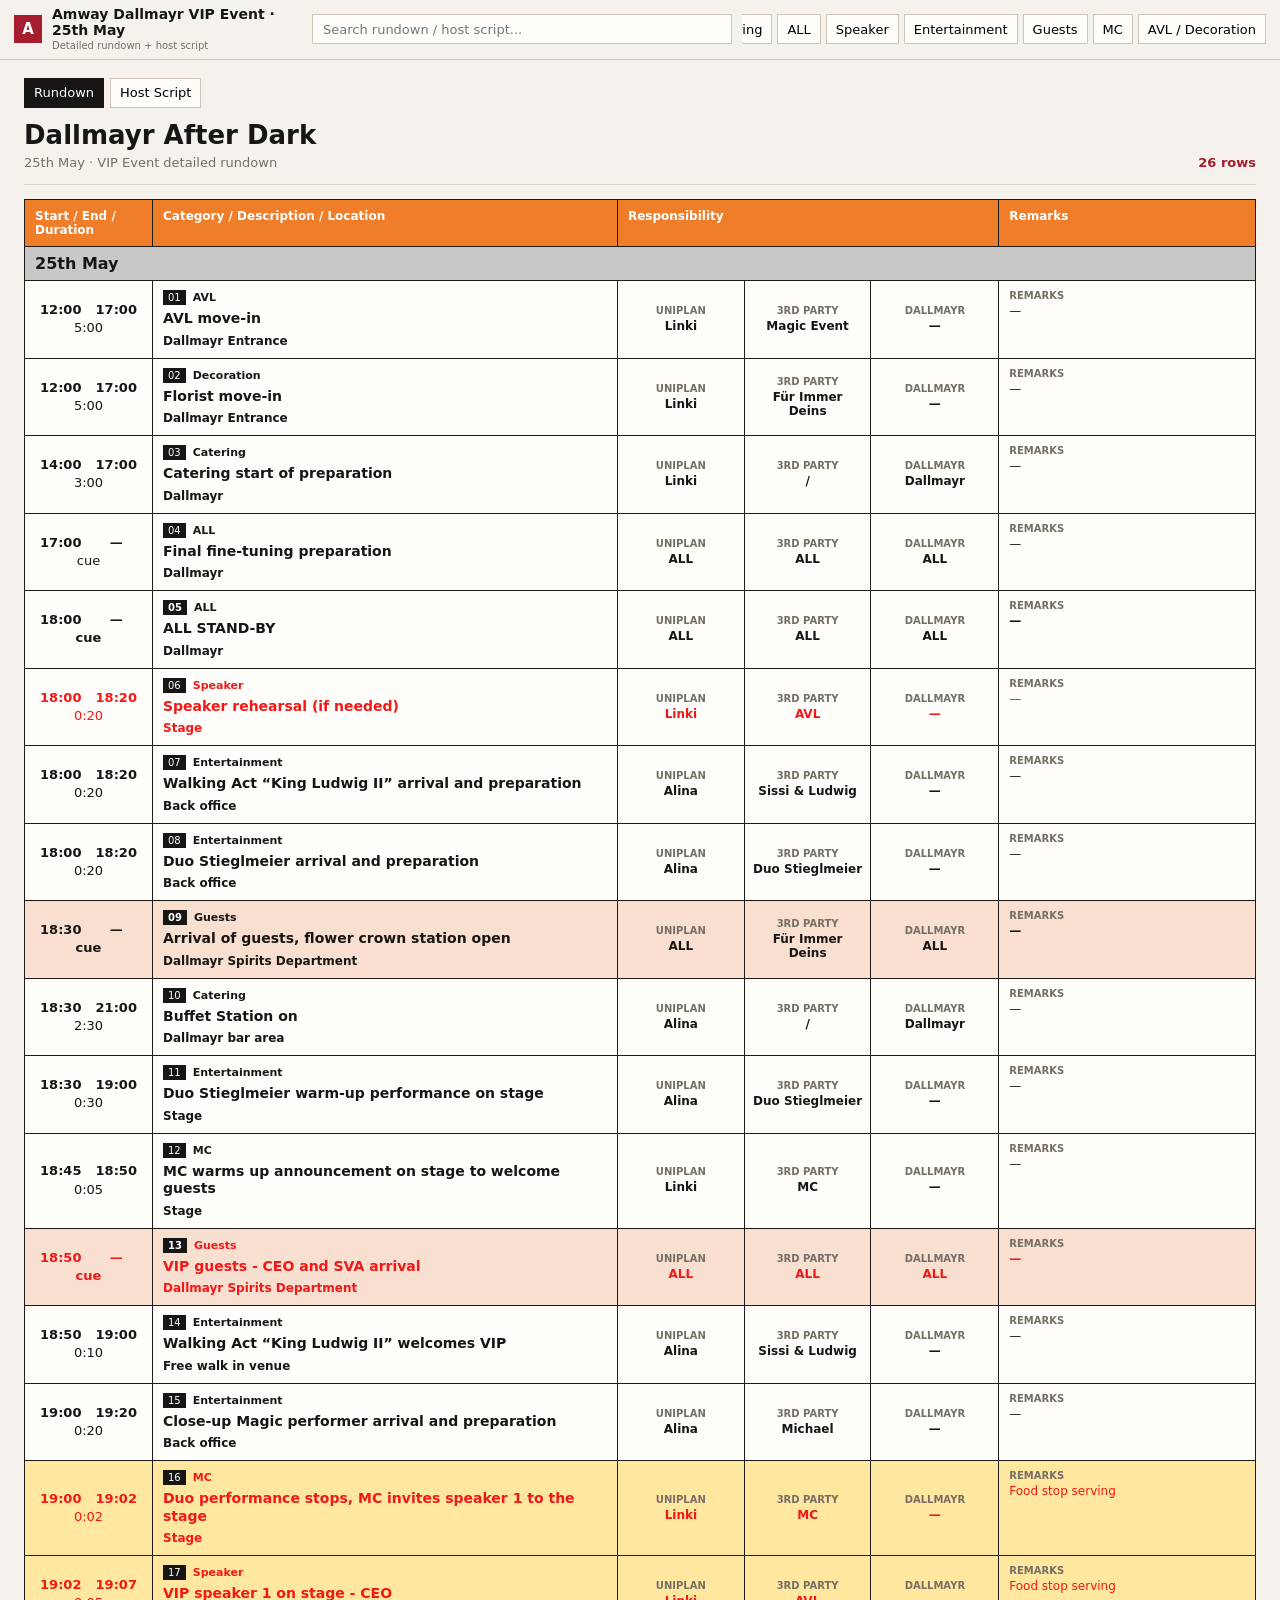
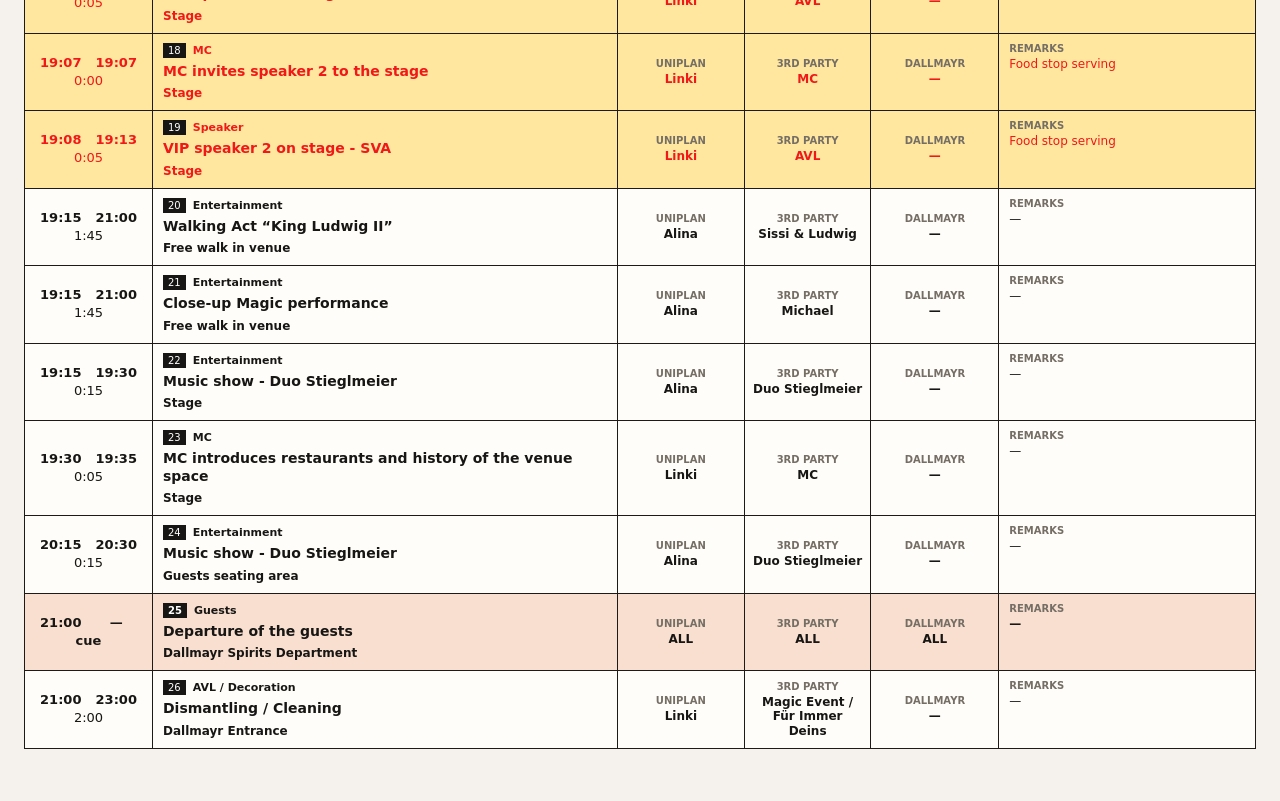
<file: amway-dallmayr-after-dark/index.html>
<!doctype html><html lang="zh-CN"><head><meta charset="utf-8"><meta name="viewport" content="width=device-width,initial-scale=1"><title>Amway Dallmayr VIP Event | 25 May Rundown & Host Script</title><style>
:root{--bg:#f5f2ed;--paper:#fffdf9;--ink:#181614;--muted:#756e65;--line:#ddd5ca;--line2:#cfc5b8;--red:#f01818;--brand:#a51e2d;--peach:#f8dfcf;--yellow:#ffe79f}*{box-sizing:border-box}html{scroll-behavior:smooth}body{margin:0;background:var(--bg);color:var(--ink);font-family:Inter,ui-sans-serif,system-ui,-apple-system,BlinkMacSystemFont,"Segoe UI",Arial,"PingFang SC","Microsoft YaHei",sans-serif;letter-spacing:0}button,input{font:inherit}.header{position:sticky;top:0;z-index:30;background:rgba(245,242,237,.96);backdrop-filter:blur(14px);border-bottom:1px solid var(--line2);display:grid;grid-template-columns:28px minmax(250px,1fr) minmax(240px,420px) auto;gap:10px;align-items:center;padding:7px 14px}.mark{width:28px;height:28px;background:var(--brand);color:#fff;display:grid;place-items:center;font-weight:900;font-size:15px}h1{margin:0;font-size:14px;line-height:1.12;overflow-wrap:anywhere}.sub{font-size:10px;color:var(--muted);line-height:1.15;margin-top:2px}.search input{width:100%;height:30px;border:1px solid var(--line2);background:var(--paper);padding:0 10px;color:var(--ink);outline:none;font-size:13px}.filters{display:flex;gap:5px;justify-content:flex-end;overflow:auto}.chip,.tab{height:30px;border:1px solid var(--line2);background:var(--paper);padding:0 9px;white-space:nowrap;cursor:pointer;font-size:13px}.chip.active,.tab.active{background:#181614;color:#fff;border-color:#181614}main{max-width:1420px;margin:0 auto;padding:18px 24px 52px}.tabs{display:flex;gap:6px;margin:0 0 14px}.view{display:none}.view.active{display:block}.lead{display:flex;justify-content:space-between;gap:18px;align-items:flex-end;border-bottom:1px solid var(--line);padding-bottom:14px;margin-bottom:14px}.lead h2{margin:0;font-size:26px;line-height:1.05}.lead p{margin:6px 0 0;color:var(--muted);font-size:13px}.lead strong{white-space:nowrap;color:var(--brand);font-size:13px}.table-head,.run-row{display:grid;grid-template-columns:128px minmax(280px,1fr) minmax(300px,.82fr) minmax(170px,.55fr)}.table-head{position:sticky;top:45px;z-index:10;background:#ef7d2a;color:white;border:1px solid #1d1a17;border-bottom:0;font-weight:850;font-size:12px}.table-head div{padding:9px 10px;border-right:1px solid #1d1a17}.table-head div:last-child{border-right:0}.flow{display:grid;gap:0}.date-row{background:#c8c8c8;border:1px solid #1d1a17;border-bottom:0;padding:7px 10px;font-weight:850}.run-row{background:var(--paper);border:1px solid #1d1a17;border-bottom:0;min-height:58px}.run-row:last-child{border-bottom:1px solid #1d1a17}.run-row>div{border-right:1px solid #1d1a17;padding:9px 10px;min-width:0}.run-row>div:last-child{border-right:0}.time{display:grid;grid-template-columns:1fr 1fr;gap:4px;align-content:center;text-align:center}.time b,.time small,.time span{font-size:13px;line-height:1.1}.time b{font-weight:850}.time small{font-weight:760;color:inherit}.time span{grid-column:1/-1;color:inherit}.kicker{display:flex;gap:7px;align-items:center;margin-bottom:5px}.kicker span{font-size:10px;color:#fff;background:#181614;padding:2px 5px}.kicker em{font-style:normal;font-size:11px;color:inherit;font-weight:850}h3{margin:0;font-size:14px;line-height:1.25}.main p{margin:6px 0 0;color:inherit;font-size:12px;line-height:1.25;font-weight:650}.resp{display:grid;grid-template-columns:repeat(3,minmax(0,1fr));gap:0;padding:0!important}.resp div{padding:9px 8px;border-right:1px solid #1d1a17;display:grid;align-content:center;text-align:center}.resp div:last-child{border-right:0}label{display:block;color:var(--muted);font-size:10px;text-transform:uppercase;font-weight:850;margin-bottom:3px}.resp strong{font-size:12px;line-height:1.2}.remarks p{margin:0;font-size:12px;line-height:1.3;color:inherit}.peach{background:var(--peach);font-weight:850}.yellow{background:var(--yellow)}.red,.redtext{color:var(--red)}.bold{font-weight:900}.script-layout{display:grid;grid-template-columns:210px minmax(0,1fr);gap:16px}.script-nav{position:sticky;top:58px;align-self:start;border:1px solid var(--line);background:var(--paper);padding:10px}.script-nav a{display:block;color:var(--ink);text-decoration:none;border-top:1px solid var(--line);padding:9px 0;font-size:12px;line-height:1.25}.script-nav a:first-child{border-top:0}.script-list{display:grid;gap:10px}.script-card{display:grid;grid-template-columns:128px minmax(0,1fr);background:var(--paper);border:1px solid var(--line)}.script-card aside{background:#fbfaf6;border-right:1px solid var(--line);padding:12px 10px}.script-card aside b{display:block;font-size:14px;color:var(--brand)}.script-card aside span{display:block;color:var(--muted);font-size:11px;line-height:1.25;margin-top:6px}.script-body{padding:13px 16px}.script-body h3{font-size:18px;margin-bottom:10px}.script-body p{font-size:14px;line-height:1.65;margin:0 0 10px;white-space:pre-wrap;overflow-wrap:anywhere}.script-body h4{font-size:15px;margin:18px 0 8px;padding-top:12px;border-top:1px solid var(--line);color:var(--brand);font-weight:900}.dish-title{font-weight:850;color:#3b3128;background:#fbfaf6;border-left:3px solid var(--line2);padding:7px 9px}.script-note{display:inline-block;border:1px solid var(--line2);background:#fbfaf6;padding:7px 9px;margin:7px 0 10px;font-size:12px;color:var(--muted);font-weight:760}.hidden{display:none!important}@media(max-width:980px){.header{grid-template-columns:28px minmax(0,1fr)}.search,.filters{grid-column:1/-1}.filters{justify-content:flex-start}main{padding:16px 18px 42px}.table-head{display:none}.run-row{grid-template-columns:118px minmax(0,1fr);margin-bottom:8px;border:1px solid #1d1a17}.run-row>div{border-right:0}.time{border-right:1px solid #1d1a17!important}.resp,.remarks{grid-column:2}.resp{border-top:1px solid #1d1a17}.remarks{border-top:1px solid #1d1a17}.script-layout{grid-template-columns:1fr}.script-nav{position:static;display:flex;gap:8px;overflow:auto}.script-nav a{min-width:150px;border-top:0;border-right:1px solid var(--line);padding:5px 8px}}@media(max-width:620px){.header{grid-template-columns:24px minmax(0,1fr);gap:7px;padding:6px 8px}.mark{width:24px;height:24px;font-size:13px}h1{font-size:12px;line-height:1.14}.sub{display:none}.search input{height:30px;font-size:12px;padding:0 9px}.chip,.tab{height:28px;font-size:11px;padding:0 8px}main{padding:13px 10px 32px}.lead{display:block;margin-bottom:12px;padding-bottom:10px}.lead h2{font-size:22px}.lead strong{display:block;margin-top:8px}.run-row{grid-template-columns:1fr;border-left:0;border-right:0}.time{border-right:0!important;border-bottom:1px solid #1d1a17!important;display:flex;align-items:center;justify-content:space-between;text-align:left}.time span{grid-column:auto}.resp,.remarks{grid-column:1}.resp strong{font-size:11px}h3{font-size:14px}.main p,.remarks p{font-size:11px}.script-card{grid-template-columns:1fr;border-left:0;border-right:0}.script-card aside{border-right:0;border-bottom:1px solid var(--line);display:flex;justify-content:space-between;gap:12px}.script-card aside span{text-align:right;margin-top:0}.script-body{padding:11px 12px}.script-body h3{font-size:16px}.script-body p{font-size:13px;line-height:1.55}}@media print{.header,.tabs,.script-nav{display:none}main{padding:0}body{background:white}.view{display:block}.table-head{top:0}.run-row,.script-card{break-inside:avoid}}
</style></head><body><header class="header"><div class="mark">A</div><div><h1>Amway Dallmayr VIP Event · 25th May</h1><div class="sub">Detailed rundown + host script</div></div><div class="search"><input id="q" placeholder="Search rundown / host script..."></div><div class="filters" id="filters"><button class="chip active" data-category="All">All</button><button class="chip " data-category="AVL">AVL</button><button class="chip " data-category="Decoration">Decoration</button><button class="chip " data-category="Catering">Catering</button><button class="chip " data-category="ALL">ALL</button><button class="chip " data-category="Speaker">Speaker</button><button class="chip " data-category="Entertainment">Entertainment</button><button class="chip " data-category="Guests">Guests</button><button class="chip " data-category="MC">MC</button><button class="chip " data-category="AVL / Decoration">AVL / Decoration</button></div></header><main><div class="tabs"><button class="tab active" data-view="rundown">Rundown</button><button class="tab" data-view="script">Host Script</button></div><section class="view active" id="rundown"><section class="lead"><div><h2>Dallmayr After Dark</h2><p>25th May · VIP Event detailed rundown</p></div><strong>26 rows</strong></section><section class="flow"><div class="table-head"><div>Start / End / Duration</div><div>Category / Description / Location</div><div>Responsibility</div><div>Remarks</div></div><div class="date-row">25th May</div><article class="run-row " data-category="AVL">
  <div class="time"><b>12:00</b><small>17:00</small><span>5:00</span></div>
  <div class="main"><div class="kicker"><span>01</span><em>AVL</em></div><h3>AVL move-in</h3><p>Dallmayr Entrance</p></div>
  <div class="resp"><div><label>Uniplan</label><strong>Linki</strong></div><div><label>3rd Party</label><strong>Magic Event</strong></div><div><label>Dallmayr</label><strong>—</strong></div></div>
  <div class="remarks"><label>Remarks</label><p>—</p></div>
</article>
<article class="run-row " data-category="Decoration">
  <div class="time"><b>12:00</b><small>17:00</small><span>5:00</span></div>
  <div class="main"><div class="kicker"><span>02</span><em>Decoration</em></div><h3>Florist move-in</h3><p>Dallmayr Entrance</p></div>
  <div class="resp"><div><label>Uniplan</label><strong>Linki</strong></div><div><label>3rd Party</label><strong>Für Immer Deins</strong></div><div><label>Dallmayr</label><strong>—</strong></div></div>
  <div class="remarks"><label>Remarks</label><p>—</p></div>
</article>
<article class="run-row " data-category="Catering">
  <div class="time"><b>14:00</b><small>17:00</small><span>3:00</span></div>
  <div class="main"><div class="kicker"><span>03</span><em>Catering</em></div><h3>Catering start of preparation</h3><p>Dallmayr</p></div>
  <div class="resp"><div><label>Uniplan</label><strong>Linki</strong></div><div><label>3rd Party</label><strong>/</strong></div><div><label>Dallmayr</label><strong>Dallmayr</strong></div></div>
  <div class="remarks"><label>Remarks</label><p>—</p></div>
</article>
<article class="run-row " data-category="ALL">
  <div class="time"><b>17:00</b><small>—</small><span>cue</span></div>
  <div class="main"><div class="kicker"><span>04</span><em>ALL</em></div><h3>Final fine-tuning preparation</h3><p>Dallmayr</p></div>
  <div class="resp"><div><label>Uniplan</label><strong>ALL</strong></div><div><label>3rd Party</label><strong>ALL</strong></div><div><label>Dallmayr</label><strong>ALL</strong></div></div>
  <div class="remarks"><label>Remarks</label><p>—</p></div>
</article>
<article class="run-row bold" data-category="ALL">
  <div class="time"><b>18:00</b><small>—</small><span>cue</span></div>
  <div class="main"><div class="kicker"><span>05</span><em>ALL</em></div><h3>ALL STAND-BY</h3><p>Dallmayr</p></div>
  <div class="resp"><div><label>Uniplan</label><strong>ALL</strong></div><div><label>3rd Party</label><strong>ALL</strong></div><div><label>Dallmayr</label><strong>ALL</strong></div></div>
  <div class="remarks"><label>Remarks</label><p>—</p></div>
</article>
<article class="run-row red" data-category="Speaker">
  <div class="time"><b>18:00</b><small>18:20</small><span>0:20</span></div>
  <div class="main"><div class="kicker"><span>06</span><em>Speaker</em></div><h3>Speaker rehearsal (if needed)</h3><p>Stage</p></div>
  <div class="resp"><div><label>Uniplan</label><strong>Linki</strong></div><div><label>3rd Party</label><strong>AVL</strong></div><div><label>Dallmayr</label><strong>—</strong></div></div>
  <div class="remarks"><label>Remarks</label><p>—</p></div>
</article>
<article class="run-row " data-category="Entertainment">
  <div class="time"><b>18:00</b><small>18:20</small><span>0:20</span></div>
  <div class="main"><div class="kicker"><span>07</span><em>Entertainment</em></div><h3>Walking Act “King Ludwig II” arrival and preparation</h3><p>Back office</p></div>
  <div class="resp"><div><label>Uniplan</label><strong>Alina</strong></div><div><label>3rd Party</label><strong>Sissi &amp; Ludwig</strong></div><div><label>Dallmayr</label><strong>—</strong></div></div>
  <div class="remarks"><label>Remarks</label><p>—</p></div>
</article>
<article class="run-row " data-category="Entertainment">
  <div class="time"><b>18:00</b><small>18:20</small><span>0:20</span></div>
  <div class="main"><div class="kicker"><span>08</span><em>Entertainment</em></div><h3>Duo Stieglmeier arrival and preparation</h3><p>Back office</p></div>
  <div class="resp"><div><label>Uniplan</label><strong>Alina</strong></div><div><label>3rd Party</label><strong>Duo Stieglmeier</strong></div><div><label>Dallmayr</label><strong>—</strong></div></div>
  <div class="remarks"><label>Remarks</label><p>—</p></div>
</article>
<article class="run-row peach" data-category="Guests">
  <div class="time"><b>18:30</b><small>—</small><span>cue</span></div>
  <div class="main"><div class="kicker"><span>09</span><em>Guests</em></div><h3>Arrival of guests, flower crown station open</h3><p>Dallmayr Spirits Department</p></div>
  <div class="resp"><div><label>Uniplan</label><strong>ALL</strong></div><div><label>3rd Party</label><strong>Für Immer Deins</strong></div><div><label>Dallmayr</label><strong>ALL</strong></div></div>
  <div class="remarks"><label>Remarks</label><p>—</p></div>
</article>
<article class="run-row " data-category="Catering">
  <div class="time"><b>18:30</b><small>21:00</small><span>2:30</span></div>
  <div class="main"><div class="kicker"><span>10</span><em>Catering</em></div><h3>Buffet Station on</h3><p>Dallmayr bar area</p></div>
  <div class="resp"><div><label>Uniplan</label><strong>Alina</strong></div><div><label>3rd Party</label><strong>/</strong></div><div><label>Dallmayr</label><strong>Dallmayr</strong></div></div>
  <div class="remarks"><label>Remarks</label><p>—</p></div>
</article>
<article class="run-row " data-category="Entertainment">
  <div class="time"><b>18:30</b><small>19:00</small><span>0:30</span></div>
  <div class="main"><div class="kicker"><span>11</span><em>Entertainment</em></div><h3>Duo Stieglmeier warm-up performance on stage</h3><p>Stage</p></div>
  <div class="resp"><div><label>Uniplan</label><strong>Alina</strong></div><div><label>3rd Party</label><strong>Duo Stieglmeier</strong></div><div><label>Dallmayr</label><strong>—</strong></div></div>
  <div class="remarks"><label>Remarks</label><p>—</p></div>
</article>
<article class="run-row " data-category="MC">
  <div class="time"><b>18:45</b><small>18:50</small><span>0:05</span></div>
  <div class="main"><div class="kicker"><span>12</span><em>MC</em></div><h3>MC warms up announcement on stage to welcome guests</h3><p>Stage</p></div>
  <div class="resp"><div><label>Uniplan</label><strong>Linki</strong></div><div><label>3rd Party</label><strong>MC</strong></div><div><label>Dallmayr</label><strong>—</strong></div></div>
  <div class="remarks"><label>Remarks</label><p>—</p></div>
</article>
<article class="run-row peach redtext" data-category="Guests">
  <div class="time"><b>18:50</b><small>—</small><span>cue</span></div>
  <div class="main"><div class="kicker"><span>13</span><em>Guests</em></div><h3>VIP guests - CEO and SVA arrival</h3><p>Dallmayr Spirits Department</p></div>
  <div class="resp"><div><label>Uniplan</label><strong>ALL</strong></div><div><label>3rd Party</label><strong>ALL</strong></div><div><label>Dallmayr</label><strong>ALL</strong></div></div>
  <div class="remarks"><label>Remarks</label><p>—</p></div>
</article>
<article class="run-row " data-category="Entertainment">
  <div class="time"><b>18:50</b><small>19:00</small><span>0:10</span></div>
  <div class="main"><div class="kicker"><span>14</span><em>Entertainment</em></div><h3>Walking Act “King Ludwig II” welcomes VIP</h3><p>Free walk in venue</p></div>
  <div class="resp"><div><label>Uniplan</label><strong>Alina</strong></div><div><label>3rd Party</label><strong>Sissi &amp; Ludwig</strong></div><div><label>Dallmayr</label><strong>—</strong></div></div>
  <div class="remarks"><label>Remarks</label><p>—</p></div>
</article>
<article class="run-row " data-category="Entertainment">
  <div class="time"><b>19:00</b><small>19:20</small><span>0:20</span></div>
  <div class="main"><div class="kicker"><span>15</span><em>Entertainment</em></div><h3>Close-up Magic performer arrival and preparation</h3><p>Back office</p></div>
  <div class="resp"><div><label>Uniplan</label><strong>Alina</strong></div><div><label>3rd Party</label><strong>Michael</strong></div><div><label>Dallmayr</label><strong>—</strong></div></div>
  <div class="remarks"><label>Remarks</label><p>—</p></div>
</article>
<article class="run-row yellow redtext" data-category="MC">
  <div class="time"><b>19:00</b><small>19:02</small><span>0:02</span></div>
  <div class="main"><div class="kicker"><span>16</span><em>MC</em></div><h3>Duo performance stops, MC invites speaker 1 to the stage</h3><p>Stage</p></div>
  <div class="resp"><div><label>Uniplan</label><strong>Linki</strong></div><div><label>3rd Party</label><strong>MC</strong></div><div><label>Dallmayr</label><strong>—</strong></div></div>
  <div class="remarks"><label>Remarks</label><p>Food stop serving</p></div>
</article>
<article class="run-row yellow redtext" data-category="Speaker">
  <div class="time"><b>19:02</b><small>19:07</small><span>0:05</span></div>
  <div class="main"><div class="kicker"><span>17</span><em>Speaker</em></div><h3>VIP speaker 1 on stage - CEO</h3><p>Stage</p></div>
  <div class="resp"><div><label>Uniplan</label><strong>Linki</strong></div><div><label>3rd Party</label><strong>AVL</strong></div><div><label>Dallmayr</label><strong>—</strong></div></div>
  <div class="remarks"><label>Remarks</label><p>Food stop serving</p></div>
</article>
<article class="run-row yellow redtext" data-category="MC">
  <div class="time"><b>19:07</b><small>19:07</small><span>0:00</span></div>
  <div class="main"><div class="kicker"><span>18</span><em>MC</em></div><h3>MC invites speaker 2 to the stage</h3><p>Stage</p></div>
  <div class="resp"><div><label>Uniplan</label><strong>Linki</strong></div><div><label>3rd Party</label><strong>MC</strong></div><div><label>Dallmayr</label><strong>—</strong></div></div>
  <div class="remarks"><label>Remarks</label><p>Food stop serving</p></div>
</article>
<article class="run-row yellow redtext" data-category="Speaker">
  <div class="time"><b>19:08</b><small>19:13</small><span>0:05</span></div>
  <div class="main"><div class="kicker"><span>19</span><em>Speaker</em></div><h3>VIP speaker 2 on stage - SVA</h3><p>Stage</p></div>
  <div class="resp"><div><label>Uniplan</label><strong>Linki</strong></div><div><label>3rd Party</label><strong>AVL</strong></div><div><label>Dallmayr</label><strong>—</strong></div></div>
  <div class="remarks"><label>Remarks</label><p>Food stop serving</p></div>
</article>
<article class="run-row " data-category="Entertainment">
  <div class="time"><b>19:15</b><small>21:00</small><span>1:45</span></div>
  <div class="main"><div class="kicker"><span>20</span><em>Entertainment</em></div><h3>Walking Act “King Ludwig II”</h3><p>Free walk in venue</p></div>
  <div class="resp"><div><label>Uniplan</label><strong>Alina</strong></div><div><label>3rd Party</label><strong>Sissi &amp; Ludwig</strong></div><div><label>Dallmayr</label><strong>—</strong></div></div>
  <div class="remarks"><label>Remarks</label><p>—</p></div>
</article>
<article class="run-row " data-category="Entertainment">
  <div class="time"><b>19:15</b><small>21:00</small><span>1:45</span></div>
  <div class="main"><div class="kicker"><span>21</span><em>Entertainment</em></div><h3>Close-up Magic performance</h3><p>Free walk in venue</p></div>
  <div class="resp"><div><label>Uniplan</label><strong>Alina</strong></div><div><label>3rd Party</label><strong>Michael</strong></div><div><label>Dallmayr</label><strong>—</strong></div></div>
  <div class="remarks"><label>Remarks</label><p>—</p></div>
</article>
<article class="run-row " data-category="Entertainment">
  <div class="time"><b>19:15</b><small>19:30</small><span>0:15</span></div>
  <div class="main"><div class="kicker"><span>22</span><em>Entertainment</em></div><h3>Music show - Duo Stieglmeier</h3><p>Stage</p></div>
  <div class="resp"><div><label>Uniplan</label><strong>Alina</strong></div><div><label>3rd Party</label><strong>Duo Stieglmeier</strong></div><div><label>Dallmayr</label><strong>—</strong></div></div>
  <div class="remarks"><label>Remarks</label><p>—</p></div>
</article>
<article class="run-row " data-category="MC">
  <div class="time"><b>19:30</b><small>19:35</small><span>0:05</span></div>
  <div class="main"><div class="kicker"><span>23</span><em>MC</em></div><h3>MC introduces restaurants and history of the venue space</h3><p>Stage</p></div>
  <div class="resp"><div><label>Uniplan</label><strong>Linki</strong></div><div><label>3rd Party</label><strong>MC</strong></div><div><label>Dallmayr</label><strong>—</strong></div></div>
  <div class="remarks"><label>Remarks</label><p>—</p></div>
</article>
<article class="run-row " data-category="Entertainment">
  <div class="time"><b>20:15</b><small>20:30</small><span>0:15</span></div>
  <div class="main"><div class="kicker"><span>24</span><em>Entertainment</em></div><h3>Music show - Duo Stieglmeier</h3><p>Guests seating area</p></div>
  <div class="resp"><div><label>Uniplan</label><strong>Alina</strong></div><div><label>3rd Party</label><strong>Duo Stieglmeier</strong></div><div><label>Dallmayr</label><strong>—</strong></div></div>
  <div class="remarks"><label>Remarks</label><p>—</p></div>
</article>
<article class="run-row peach" data-category="Guests">
  <div class="time"><b>21:00</b><small>—</small><span>cue</span></div>
  <div class="main"><div class="kicker"><span>25</span><em>Guests</em></div><h3>Departure of the guests</h3><p>Dallmayr Spirits Department</p></div>
  <div class="resp"><div><label>Uniplan</label><strong>ALL</strong></div><div><label>3rd Party</label><strong>ALL</strong></div><div><label>Dallmayr</label><strong>ALL</strong></div></div>
  <div class="remarks"><label>Remarks</label><p>—</p></div>
</article>
<article class="run-row " data-category="AVL / Decoration">
  <div class="time"><b>21:00</b><small>23:00</small><span>2:00</span></div>
  <div class="main"><div class="kicker"><span>26</span><em>AVL / Decoration</em></div><h3>Dismantling / Cleaning</h3><p>Dallmayr Entrance</p></div>
  <div class="resp"><div><label>Uniplan</label><strong>Linki</strong></div><div><label>3rd Party</label><strong>Magic Event / Für Immer Deins</strong></div><div><label>Dallmayr</label><strong>—</strong></div></div>
  <div class="remarks"><label>Remarks</label><p>—</p></div>
</article></section></section><section class="view" id="script"><section class="lead"><div><h2>Host Script</h2><p>慕尼黑奇妙夜主持词 · 0519版</p></div><strong>5 sections</strong></section><div class="script-layout"><nav class="script-nav"><a href="#script-1">一 暖场</a><a href="#script-2">二 欢迎余总及SVA</a><a href="#script-3">三 邀请余总及SVA致辞</a><a href="#script-4">四 奇妙夜派对时间</a><a href="#script-5">五 结束返程</a></nav><div class="script-list"><article class="script-card" id="script-1">
  <aside><b>18:45 - 18:50</b><span>MC warm-up / guest welcome</span></aside>
  <div class="script-body"><div class="kicker"><span>S01</span><em>Host Script</em></div><h3>（一）暖场</h3><p>欢迎来到Dallmayr！</p><p>各位领导人们，晚上好！Guten Abend（德语：晚上好）</p><p>欢迎来到「达尔麦亚奇妙夜」！今晚，公司倾力包下这座三百年的美食殿堂，只为给予在场各位优秀领导人专属的皇室至高尊崇礼遇。现场所有美食，都沿用正统皇家制作配方，严选全球各地优质溯源食材，依托传统手工匠心打造，还原最纯粹的宫廷本味。场内设有10 大主题美食柜台，每一个柜台都藏着一段百年故事、一个文化密码、一种巴伐利亚的生活哲学。接下来的时间里，大家可以自由探索、品尝、拍照、交流，请尽情享受这场穿越时光、舌尖上的巴伐利亚皇室之旅！</p><p>达尔麦亚始于 1700 年，从一间小杂货铺起步，靠诚信、品质、坚守，一步步成为欧洲皇室御用；</p><p>安利公司由杰·温安洛‌和‌理查·狄维士先生在 1959 年在亚达成的一个家庭地下室创立，靠梦想、责任、极致，一步步走向全球，成为健康行业的标杆。</p><p>这两个超越半个世纪的品牌，</p><p>都是家族传承，坚守长期主义</p><p>都追求极致品质，从源头把控</p><p>都坚持可持续发展，守护自然与未来</p><p>都相信：好产品，会自己说话；好口碑，能穿越时光</p><p>这就是我们选择达尔麦亚的原因 ——同频者，终将相遇。</p><p>达尔麦亚作为慕尼黑极具代表性的知名美食品牌，长久以来承载着德国人对食材品质、文化传承与极致匠心的至高追求。在今晚的奇妙夜中，我们精选了多款经典美食和招牌特色风味，以轻松的品鉴形式呈现，让大家在漫步闲谈中，细细品味这份沉淀百年的地道风味，感受历经时光洗礼依旧动人的舌尖美味。这里的每一道美食，都是一段历史的延伸；每一个空间细节，都是时间留下的痕迹。今晚，我们将在这栋历史建筑中体会经典美味能够跨越时代、被长久珍藏的真正内核。</p><p>很多人第一次来到这里，都会被它的气质震撼：低调、奢华、有底蕴、有温度。这不是一家普通的商店，而是一部活着的欧洲美食史，更是一段从平凡小店到皇室御用的奋斗传奇。</p><p>1700 年，达尔麦亚在慕尼黑诞生，最初只是一间小小的杂货铺。谁也没想到，三百年后，它会成为欧洲最大的奢华美食商行，拿下15 项皇家认证。从19 世纪初开始，达尔麦亚凭借全球严选食材、绝不妥协的制作工艺，成为巴伐利亚王室、德意志帝国，乃至全欧洲 14 个王室的御用供应商。是当年欧洲贵族、宫廷宴会公认的顶级美食殿堂。昔日国王的餐桌、公主的茶会、贵族的晚宴、皇室的庆典等，所有珍馐食材，全部由达尔麦亚专供。咖啡、茶叶、巧克力、葡萄酒、香肠、奶酪、野味、海鲜，满足皇室所有严苛的饮食需求。</p><p>借此美好时刻，也和大家分享趣味十足的德国饮食文化知识。德国人在饮食文化上有着极致的追求与讲究，当地拥有一千五百余种特色香肠，每一座城市都拥有专属风味；三百余种风味各异的传统面包，经典碱水面包更是风靡全球；六百余种风味奶酪，其中一百五十余种荣获原产地官方保护认证；而在咖啡领域，达尔麦亚深耕九十年匠心打磨，稳居德国咖啡顶尖行列。而巴伐利亚是德国当之无愧的美食核心之地，坐拥雪山湖泊、天然牧场与茂密森林，孕育出纯净天然的优质原生食材。再加上当地民众严谨务实、执着专注的处事性格，造就了当地美食扎实纯粹、无过多繁杂添加的独特特色。巴伐利亚饮食始终秉持简单纯粹、食材新鲜、还原本味的生活哲学，这一理念也与安利发展理念不谋而合，敬畏自然本源、坚守食材本真、秉持科学严谨态度，将品质至上作为永恒发展准则。</p><div class="script-note">必打卡小贴士，引导领导人体验（可根据现场实际情况放在入场或者间场）</div><h4>咖啡与茶</h4><p>300年前从皇室寻味起步，茶与咖啡就是Dallmayr的起家本事，巴伐利亚国王，茜茜公主家族的下午茶，茶叶必选自印度、中国专线进口的顶级原材，以严苛品控确保无掺假、无次等！今天的顶尖口碑，正是300年专注“定级稀缺”的必然结果，所以领导人们您一定要在现场体验一下，因为当年皇室喝的那杯茶，今天我们在这里为您同源复刻！</p><p>一杯咖啡，半部欧洲史，所以这里的咖啡您也绝对不能错过！ 60年代，Dallmayr派人深入埃塞俄比亚高地，与当地部落建立了半世纪合作：只收全手工采摘，水洗精致的顶级豆，同时修路建学校保障咖农收入，是“商业+公益”的皇室级长期主义！</p><h4>慕尼黑白香肠</h4><p>您必打卡的还有慕尼黑地标美食白香肠，香肠配方来自宫廷御厨秘方：只用海盐、天然香料、少量红酒/白兰地调味，无人工香精、无合成色素、无廉价填充淀粉。那这样一款美食是怎么来的呢？原来它的出现完全是一场意外，成就皇家经典！传说在1857年，慕尼黑老板在制作小牛肉烤肠时羊肠衣用光，派学徒去买，学徒错买回猪肠衣，又厚又韧，一煎就爆。情急之下，屠夫把肉糜塞进猪肠衣，放弃油煎，改用70℃热水慢煮。出锅的香肠通体乳白、嫩到弹牙，肉香混着欧芹与柠檬清香，一口惊艳全场！意外诞生的“白香肠”，瞬间成了慕尼黑爆款。意外成就了慕尼黑白香肠成为经典。恪守“只现做、只鲜吃”的老规矩，早年甚至有“中午前必须吃完”的传统。严守这套皇家古礼，三百年来坚持现做现供，不做久放工业化量产。真正的高端，从来都是对新鲜与分寸的极致敬畏。慕尼黑白香肠，早已不是普通市井小吃——它是茜茜公主同款御膳，是巴伐利亚百年匠心的缩影</p><p>茜茜公主同款「私享下午茶」
茜茜公主常年旅居慕尼黑，平日十分偏爱精致下午茶，时常选用
Dallmayr 精选高山红茶 + 皇室定制咖啡 + 手工宫廷点心。
当年整个欧洲贵族纷纷效仿她。这份精致的下午茶它不只是吃食，更是19世纪欧洲上流社会的社交名片。在今天晚宴的现场，茜茜公主的同款私享下午茶，您绝对值得亲自打卡体验一下哦~！</p></div>
</article><article class="script-card" id="script-2">
  <aside><b>18:50</b><span>VIP arrival</span></aside>
  <div class="script-body"><div class="kicker"><span>S02</span><em>Host Script</em></div><h3>（二）欢迎余总及SVA</h3><p>各位领导人，请大家把您的目光聚焦到会场入口处！掌声欢迎安利董事会联合主席 史蒂夫•温安洛先生以及安利（中国）总裁，余放女士！</p></div>
</article><article class="script-card" id="script-3">
  <aside><b>19:00 - 19:13</b><span>CEO / SVA speeches</span></aside>
  <div class="script-body"><div class="kicker"><span>S03</span><em>Host Script</em></div><h3>（三）邀请余总及SVA致辞</h3><p>尊敬的史蒂夫主席、余总，“各位尊敬的领导人们，大家晚上好！</p><p>我是今晚奇妙夜的主持人田华，很高兴能和大家相聚在慕尼黑这座最传奇的美食地标——Dallmayr，一起开启这场「达尔麦亚奇妙夜」！共赴这场跨越三百年的美食之约。</p><p>今晚我们一同沉浸在浪漫的巴伐利亚风情里，相聚在这座拥有 300 年历史的传奇殿堂，共赴一场跨越时光的皇家尊享盛宴！本次高级营销总监的尊享活动，公司特意甄选这座欧洲百年传奇地标，将以皇家贵族礼遇，顶级匠心工艺致敬每一位深耕事业、成就卓越的领导人。</p><p>首先，让我们用热烈的掌声，有请安利（中国）总裁 余放女士为今晚致辞！</p><p>有请小余姐姐！</p><p>（备词，邀请SVA发言）感谢余总暖心致辞！接下来，让我们继续用全场最热烈的掌声有请安利董事会联合主席 史蒂夫・温安洛先生上台致辞！Now, let’s welcome Mr. Steve Van Andel to the “stage” with a warmest applause!</p><p>感谢您的分享！Thank you.</p></div>
</article><article class="script-card" id="script-4">
  <aside><b>19:15 - 21:00</b><span>party interaction</span></aside>
  <div class="script-body"><div class="kicker"><span>S04</span><em>Host Script</em></div><h3>（四）奇妙夜派对时间</h3><p>再次感谢余总和史蒂夫主席的祝福和莅临！接下来，大家可以开启沉浸式体验，探索美好。让我们在这个充满故事的地方，享受一段轻松又难忘的奇妙时光～”</p><p>音乐、魔术、拍照</p><p>结合演出/互动时程，适时带动大家参与、前往打卡各个柜台</p><div class="script-note">19:30（老板致辞后20-30分钟，根据现场情况开始介绍）</div><div class="script-note">(互动备词)</div><p>为王宫宴会提供顶级咖啡、茶、巧克力、葡萄酒、野味、香肠、奶酪等全品类美食，大家有没有发现，今天这里都有？您都打卡过每个食品柜台了吗？ 每个柜台的食物都有它的传奇故事。在此之前，那我就先来跟大家聊聊皇室贵族为什么独爱Dallmayr？ 
首先，它是15国皇室“共用的御用商”，不是一家，是15个欧洲皇室认证供应商，茜茜公主、德皇威廉二世都用它。</p><p>其次，它是近代欧洲率先汇聚全球珍稀食材的高端商行，19世纪，香蕉、芒果、荔枝在欧洲闻所未闻，Dallmayr是率先把这些奇珍引入德国。贵族要的不是吃，是别人没有的稀缺与体面。
最后，它是干净到“皇室敢直接吃”，过敏风险极低，旗下多款产品：无填充、无人工防腐剂、无大豆/麸质隐性致敏源。贵族怕过敏、怕不健康，Dallmayr是皇室认可的洁净标准，赢得皇室贵族放心食用的高度信赖。</p><p>在众多宫廷臻品里，最受贵族追捧喜爱的经典好物，是皇家咖啡、白香肠、巧克力、风干火腿、稀有蜂蜜，每一样都是皇家经典美味。

故事一：Dallmayr 三百年不涨价的「匠心固执」
别的商家逢年过节跟风溢价、换原料降成本，
Dallmayr 三百年来始终坚守初心：宁可少赚，绝不降原料等级；宁可限量，绝不掺假填充。当年皇室给它的评价：卖的不是美食，是可以托付一生的信赖与体面。这和安利长久经营、坚守品质、守护伙伴价值的初心，完全同频。</p><p>故事二：二战被炸平，也要原样重建的执念
风雨百年间，达尔麦亚也曾经经历磨难，二战时期慕尼黑遭遇战火轰炸，总店化为废墟。危难之际，店员冒着生命危险，冲进火海，抢救出皇室配方本，这本典籍，是达尔麦亚的品牌灵魂。也正是因为这份坚守，所有皇家风味才能在战后得以重生，代代延续。</p><p>时至今日，达尔麦亚依旧保留家族经营，70 位厨师坚守手工制作，每年接待 280 万全球访客，是慕尼黑当之无愧的美食圣殿。最初一间小杂货铺，到风靡欧洲的皇室御用品牌，达尔麦亚三百年只做一件事：始终坚守初心，一心一意深耕品质，用心服务每一位食客伙伴，这份历经战火依旧不改、代代坚守初心的精神，与安利一直以来的初心——以品质相伴，以真心相待，代代传承的创业精神高度契合！</p><div class="script-note">（10个柜台互动备词）</div><h4>coffee stand | 咖啡角</h4><p>Matcha Power Station抹茶能量站
130年来，饮茶一直是达尔麦亚的传统。红茶和绿茶的原料来自世界各地，从阳光充足的喜马拉雅山南坡到日本，为了找到最好的叶子，达尔麦亚的茶叶专家会辗转于世界各地的茶园中品尝。这些茶叶经过精心挑选后，会在达尔麦亚茶厂进行混合。这里可供选择的茶品种约有120种，从“正统茶”到果味和草本茶，或者抹茶、姜黄茶等更具异国情调的茶都可以在这里找到。</p><p>无论是在采购过程中，检查新到货或开发新的混合茶，达尔麦亚的茶叶专家每天都要品尝许多杯茶。专家们每天都要品尝许多样品，通常每天几百杯，每次品茶都会经过看-闻-品-吐四步严苛流程，只为锁定最佳风味与品质，给宾客提供那一杯“130年不变的皇室味道”。这种精益求精的匠心精神，以专业致敬品质，追求极致，和安利公司对产品研发的高标准同频。</p><h4>Pastry Shop | Pralinees | 西点柜台</h4><p>1940年代，战争把位于迪纳大街的总店夷为平地。店员冒着炮火冲进去抢救了两样东西：现金和厚厚的配方本，配方里面详细记录着皇室定制酱料配方、巧克力制作工艺，以及啡烘焙曲线等重要信息。战后重建时，所有招牌味道都靠这本簿子还原，没有它就没有今天的 达尔麦亚风味体系。</p><h4>Pistachio Marzipan开心果杏仁糖</h4><p>这是中世纪欧洲宫廷御用珍点，古时开心果与杏仁皆是贵族专属稀缺坚果。质地绵密醇厚，坚果本香纯粹淡雅，是皇室加冕、宴会待客的经典雅致小食。慕尼黑本地、欧洲游客、皇室伴手礼里，这款手工点心永远销量第一、知名度最高。</p><h4>Sweet treats | 甜点柜台</h4><p>达尔麦亚是德国三百年顶级奢华美食传奇，更是巴伐利亚王室御用供应商，低调享誉欧洲。很多人不知道，它的手工巧克力同样是德国高端餐饮的隐秘标杆。

二战时，达尔麦亚位于慕尼黑的总店在轰炸中被完全摧毁，大量历史资料与老配方险些失传。店员及家族后人在废墟中抢救并复原了部分珍贵的宫廷级配方，其中就包括这款高可可巧克力的原型。

如今我们尝到的这款浓醇巧克力，沿用了当年复原的经典配比——浓醇深邃、苦甜平衡，既有 19 世纪欧洲贵族偏爱黑巧的典雅传统，也承载着穿越战火的匠心与克制。冷战年代，达尔麦亚的精品食品（包括巧克力与咖啡）常作为西德政要间低调的高端赠礼，极少对外流通，只在少数顶级宴席与私享场合出现。</p><h4>Salmon Counter | 三文鱼柜台</h4><p>Gravad lax | Mini potato rösti | Horseradish腌三文鱼配迷你土豆饼、辣根</p><p>这款腌三文鱼源自14世纪北欧维京渔民的生存智慧。在以前没有冰箱的年代，渔民把三文鱼抹盐、糖、野生莳萝，埋在海边潮间带的沙地里低温发酵腌渍，靠海风与砂石天然熟成，完全无腥、自带海洋清鲜。17世纪起，瑞典贵族、丹麦宫廷将它作为夏季冷前菜，清爽解腻。</p><p>达尔麦亚只用挪威/法罗群岛进口的大西洋鲑（三文鱼里的“贵族种”），野生血统、冷水慢长、脂纹均匀。复刻维京古法：手工干腌、低温慢浸、不加防腐剂，只用盐、糖、新鲜莳萝，历经24–48小时的低温慢浸，让鱼肉“鲜而不咸、润而不腻”。搭配迷你土豆松饼与新鲜辣根，是老慕尼黑贵族夏日私宴的标配，清冽山海味，低调高级。</p><h4>Deli-Counter | 熟食柜台</h4><p>Smoked Salmon Mousse | Trout Caviar烟熏三文鱼慕斯配鳟鱼鱼子酱</p><p>达尔麦亚从巴伐利亚王室时期就专供烟熏鱼、鱼子到宫廷宴会。以前只有贵族能吃整份烟熏三文鱼和鲟鱼籽，当年茜茜公主夏天住基姆湖行宫，只吃这里的熏鱼，达尔麦亚现在的做法和宫廷厨房一模一样。现在用慕斯配鳟鱼籽，慕斯的顺滑很好的中和了鱼子的咸腥，是当年宫廷御厨的老手法。</p><p>这道菜品中三文鱼、鳟鱼的产地更是有这严格的限定：基姆湖是巴伐利亚最大湖，湖水来自阿尔卑斯融雪，鱼没有腥味，肉质细嫩。而为了防止过度捕捞，基姆湖只有16户渔家拥有合法商业捕捞权，正如安利公司不追求短期利益，只做稳定溯源、品质可控、坚持可持续发展的理念一样。达尔麦亚是这些渔家在慕尼黑高端餐厅里的独家合作方，品质与供应稳定有保障。</p><h4>Cheese Counter | 奶酪柜台</h4><p>德国是全球顶级奶酪生产国，拥有超过 600 种奶酪，其中 150 多种受原产地保护（PDO/g.U.）。核心产区为巴伐利亚（尤其阿尔高 Allgäu），主要分为硬质、半硬质、软质、霉皮、蓝纹、烟熏、新鲜七大经典品类。</p><p>而在达尔麦亚，全部是法国和瑞士小农场手工奶酪，不是工业量产货。Comté孔泰奶酪要熟成18个月，奶香厚重，比红酒还香；灰皮山羊奶酪用草木灰发酵，风味独特，全欧洲小众到离谱。搭配的是松露蜂蜜、芒果酸辣酱、无花果芥末，全是达尔麦亚手工自制。欧洲有句话：不懂奶酪，就不懂贵族餐桌。</p><h4>Sausage and Ham Counter | 香肠火腿柜台</h4><p>香肠之于德国人，正如意大利面之于意大利人，是日常三餐不可或缺的部分。德国官方统计拥有‌约1500种香肠‌，每个地区都有其特色品种，如纽伦堡小香肠、图林根香肠、慕尼黑白肠、法兰克福香肠（热狗原型）等‌‌。德国人均年消费香肠30 公斤以上，是啤酒节、市集、家庭餐桌核心食物。</p><p>大家现在看到的白香肠配碱水面包，就是慕尼黑的国民早餐，传统规矩香肠只能在中午12点前吃，白香肠是不经烟熏、不经长期腌制，全是鲜肉和香草，古时候没有冰箱，上午不吃掉下午就容易坏，象征着巴伐利亚人追求“新鲜即正义”的生活哲学。剥掉肠衣蘸甜芥末，再咬一口碱水面包，搭配一杯小麦啤酒，是最地道的巴伐利亚风味体验。达尔麦亚的白香肠用55%以上小牛肉和猪背脂，配以欧芹、柠檬皮、肉豆蔻、白胡椒，相传这是当年巴伐利亚国王路德维希一世的御用配方。</p><h4>Bar &amp; Grill | 烧烤吧</h4><p class="dish-title">Grilled jumbo shrimp | Risotto Nero | Dallmayr shellfish bisque烤大虾配墨鱼汁烩饭、达尔麦亚海鲜浓汤</p><p>海鲜浓汤（Bisque）源自 17 世纪法国贵族菜，18 世纪进入欧洲宫廷。达尔麦亚选用每日新鲜到港的地中海大西洋海鲜，沿用传统工艺每日鲜拆虾蟹壳，慢熬 6–8 小时，浓缩过滤，不外售、仅堂食。</p><h4>Warm-Counter  | 热食柜台</h4><p class="dish-title">Homemade meatballs | Tarragon jus | Truffles手工肉丸配龙蒿汁、松露</p><p>肉必须手工剁，不能用绞肉机——机器会把肉汁压干，口感发柴。 龙蒿是巴伐利亚新鲜香草，只在春夏生长，香气很娇贵，一煮过头就消失。松露用意大利阿尔巴白松露片，只在最后3秒刨上，香气瞬间释放。这道菜成本极高、工序极繁，可以说是达尔麦亚“不计成本”的代表作。</p><h4>Fruit-Counter | 水果柜台</h4><p class="dish-title">Flambeed Pineapple | Villa Flor Pink Bourbon Coffee crème Brûlee | Pitahya火焰菠萝、粉波旁咖啡焦糖布蕾、火龙果</p><p>粉波旁是咖啡界的“贵族变种”，年产量极少，来自哥伦比亚的顶级咖啡庄园。它是达尔麦亚咖啡帝国的“最贵豆子”，达尔麦亚是德国最大的买家之一，确保了只有在这里，宾客才能尝到最纯正、最新鲜的粉波旁。</p><p>这款焦糖布蕾是用粉波旁咖啡细粉和冷萃咖啡液做的蛋奶冻。敲开薄糖，让舌尖感受粉波旁的奶香、玫瑰香、红莓香，一口体会达尔麦亚从慕尼黑小杂货铺到全球咖啡奢侈品的浓缩。</p><h4>饮品柜台</h4><h4>Detox轻氧排毒饮</h4><p>当年皇室成员来采购，店员会推荐姜+青柠+蜂蜜水当餐前清体饮；今天这里的 Detox轻氧排毒饮，就是把百年皇室清体逻辑改成现代无酒精特调。这款不是现代网红饮料，是100多年前慕尼黑贵族餐前清体水。达尔麦亚从 1895年女主厨时代就强调 “好食材=干净身体”。这正正和安利的健康理念契合，尊崇天然营养，守护身体本源，倡导科学轻养、纯净健康的生活。</p><p>以前巴伐利亚皇室、慕尼黑老钱家族，来达尔麦亚采购正餐前，一定会点一杯姜柠清水，用来解腻、清味蕾，再喝葡萄酒、吃正餐。现在我们把贵族的清体智慧，变成人人可享的健康日常，让健康更简单、更有品质。</p></div>
</article><article class="script-card" id="script-5">
  <aside><b>21:00</b><span>departure</span></aside>
  <div class="script-body"><div class="kicker"><span>S05</span><em>Host Script</em></div><h3>（五）结束返程</h3><p>各位领导人们，今晚的「达尔麦亚奇妙夜」也快要接近尾声啦～</p><p>相信大家今晚都在轻松欢乐的氛围中，感受也感受到了这座百年老店的魅力。</p><p>达尔麦亚用 300 年证明：好产品会说话，好口碑能传世。这正是安利 65 年来，一直坚守的道路。</p><p>温馨提醒一下，结束后请大家步行至酒店，大约7分钟的路程，大家返程时携带好随身物品，结伴而行注意安全～</p><p>再次感谢大家今晚的到来，也感谢Dallmayr为我们准备的一切！愿这个奇妙之夜希望能成为大家慕尼黑之旅里最温暖、最难忘的回忆。</p><p>各位领导人，明天见！”</p></div>
</article></div></div></section></main><script>
const state={category:'All',q:''};const rows=[...document.querySelectorAll('.run-row')];const scriptCards=[...document.querySelectorAll('.script-card')];const filters=document.getElementById('filters');const q=document.getElementById('q');const tabs=[...document.querySelectorAll('.tab')];const views=[...document.querySelectorAll('.view')];function activeView(){return document.querySelector('.view.active').id}function applyFilter(){const needle=state.q.toLowerCase().trim();rows.forEach(row=>{const catOk=state.category==='All'||row.dataset.category===state.category;const textOk=!needle||row.innerText.toLowerCase().includes(needle);row.classList.toggle('hidden',!(catOk&&textOk));});scriptCards.forEach(card=>{const textOk=!needle||card.innerText.toLowerCase().includes(needle);card.classList.toggle('hidden',!textOk);});}filters.querySelectorAll('.chip').forEach(btn=>btn.onclick=()=>{state.category=btn.dataset.category;filters.querySelectorAll('.chip').forEach(x=>x.classList.remove('active'));btn.classList.add('active');applyFilter();});tabs.forEach(btn=>btn.onclick=()=>{tabs.forEach(x=>x.classList.remove('active'));views.forEach(x=>x.classList.remove('active'));btn.classList.add('active');document.getElementById(btn.dataset.view).classList.add('active');});q.oninput=()=>{state.q=q.value;applyFilter();};
</script></body></html>
</file>
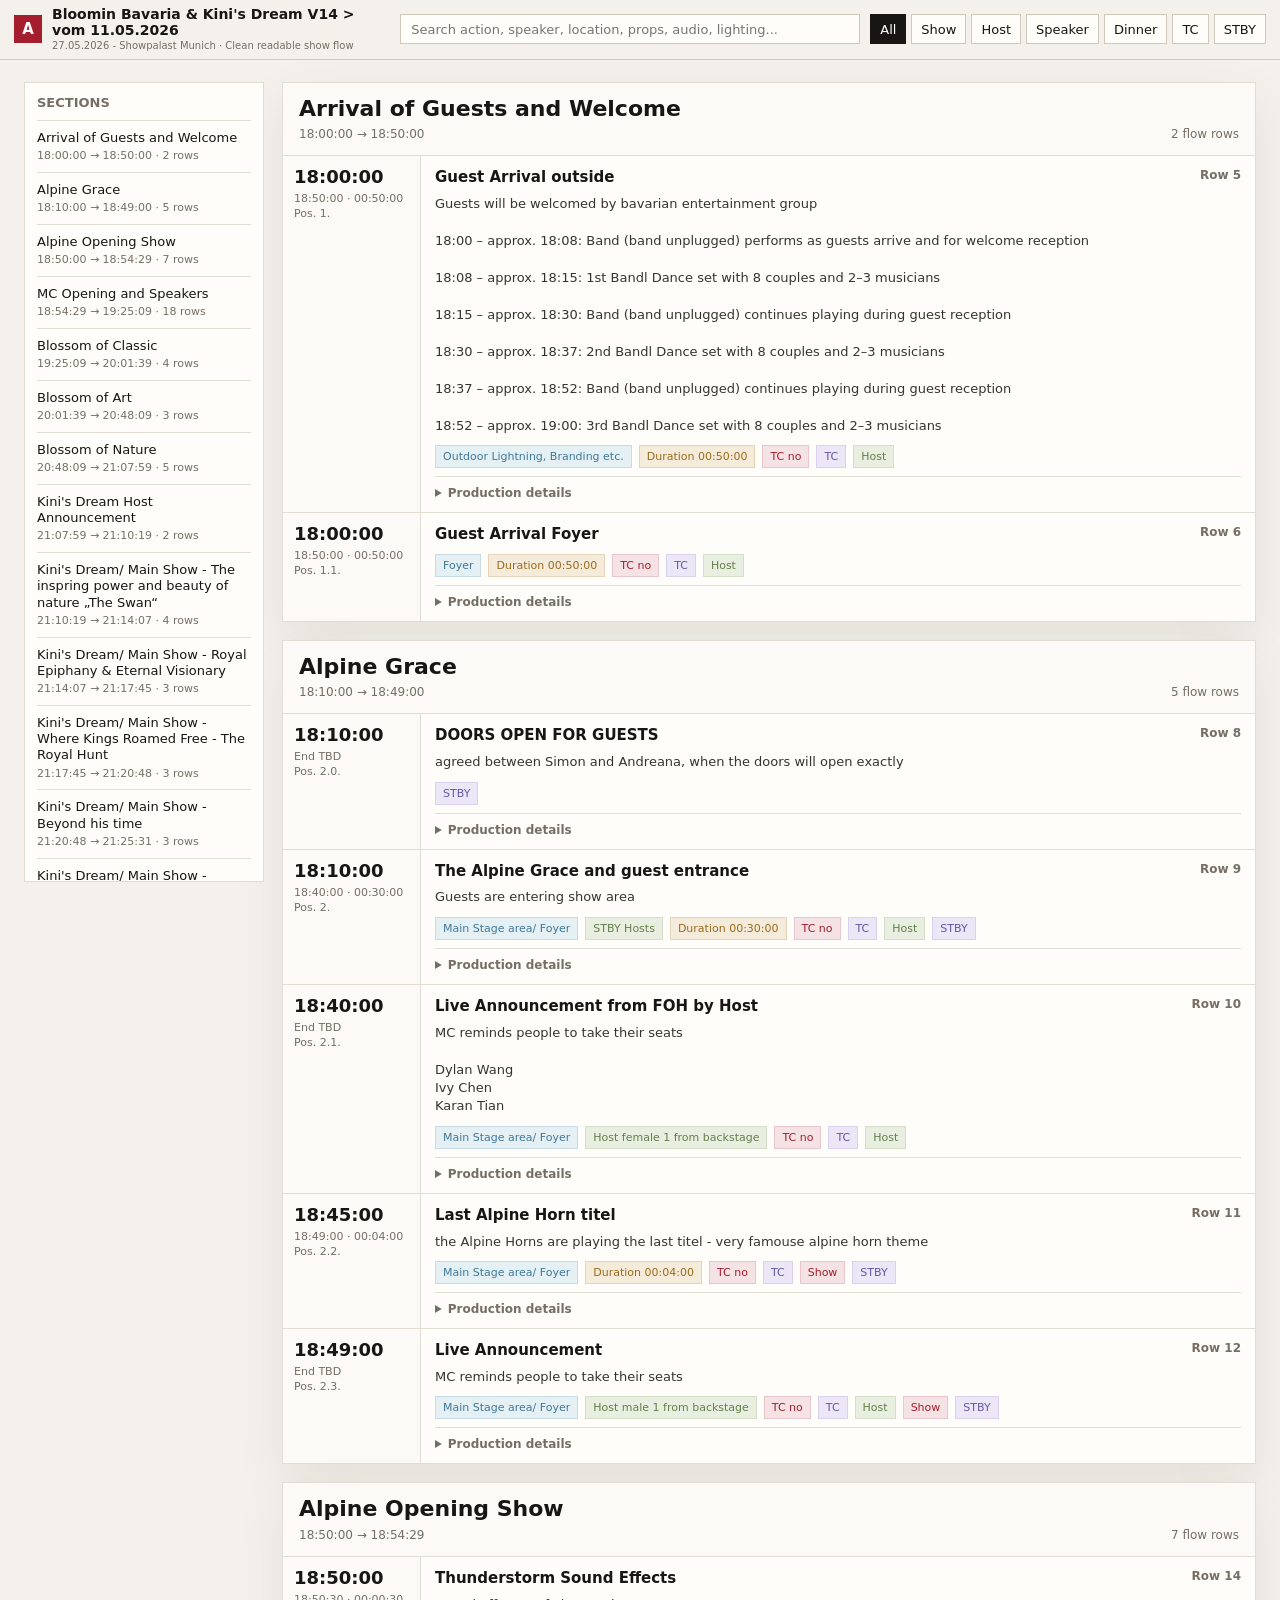
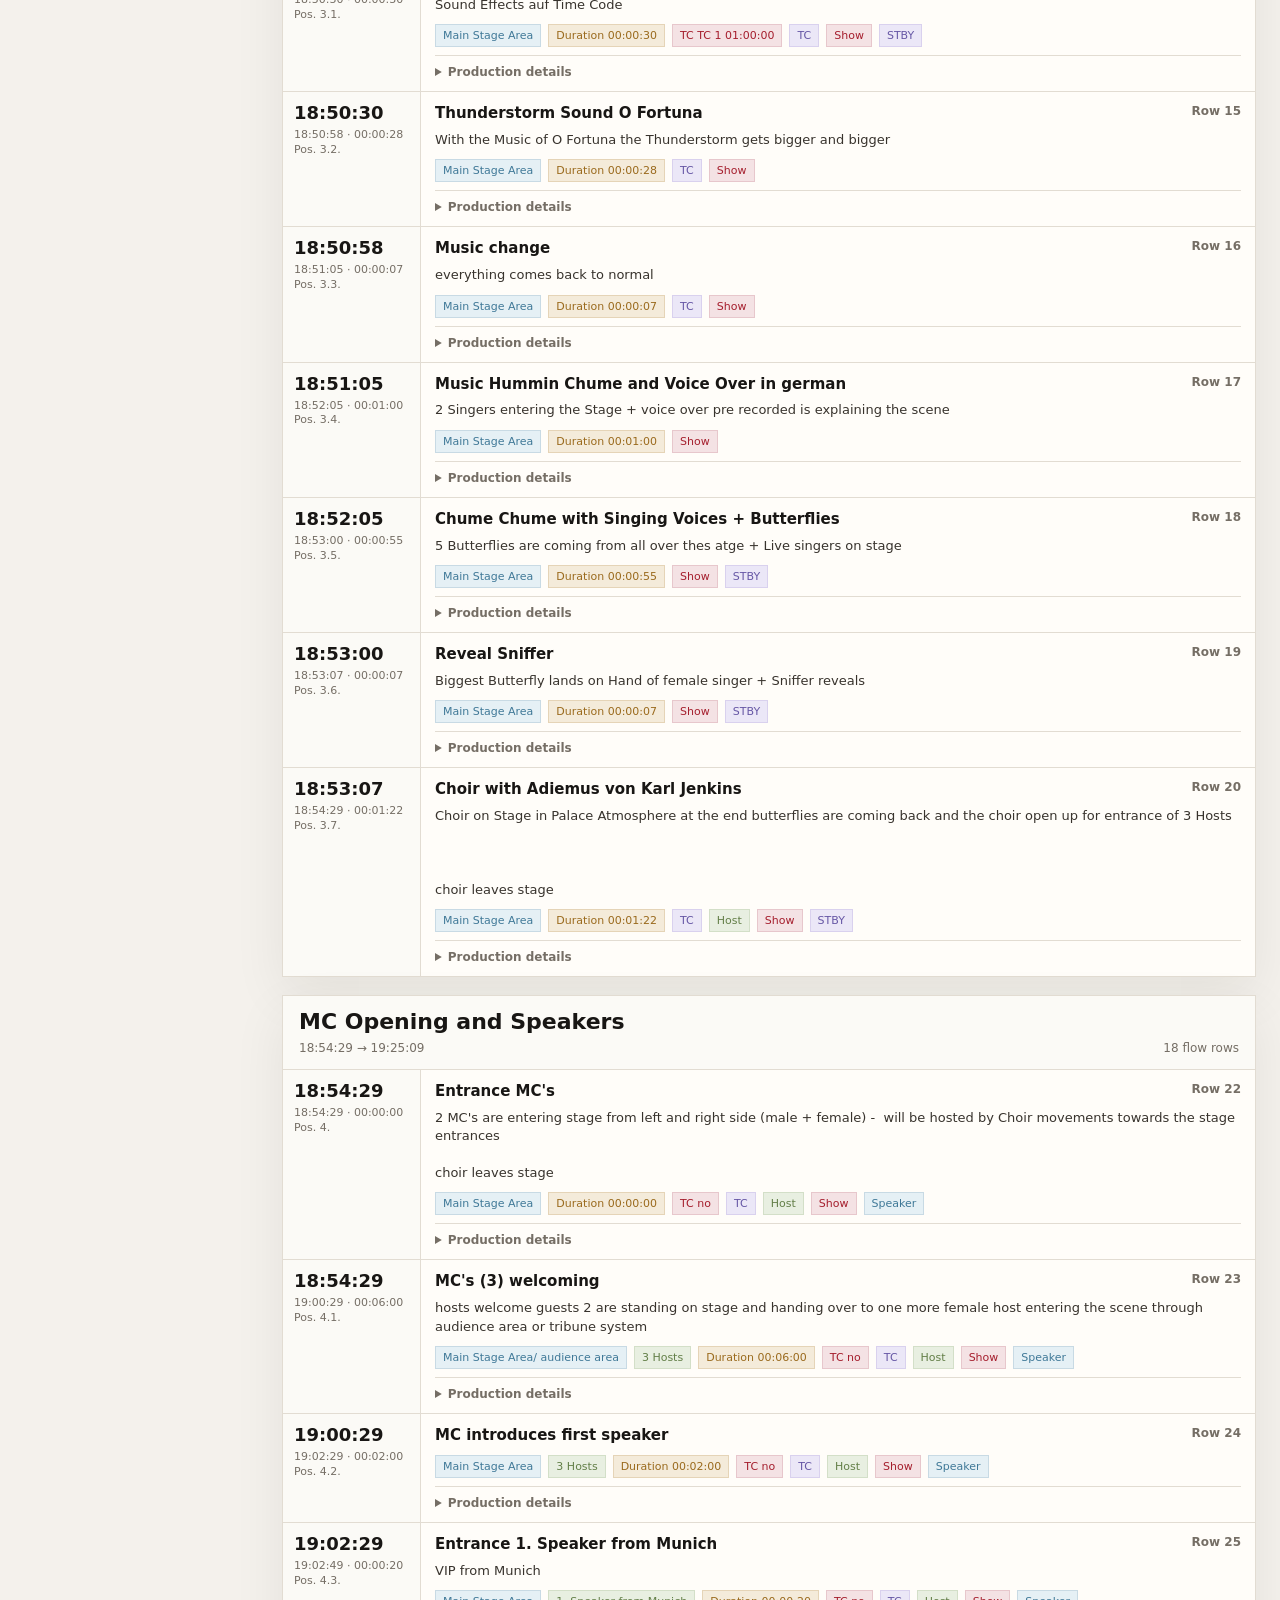
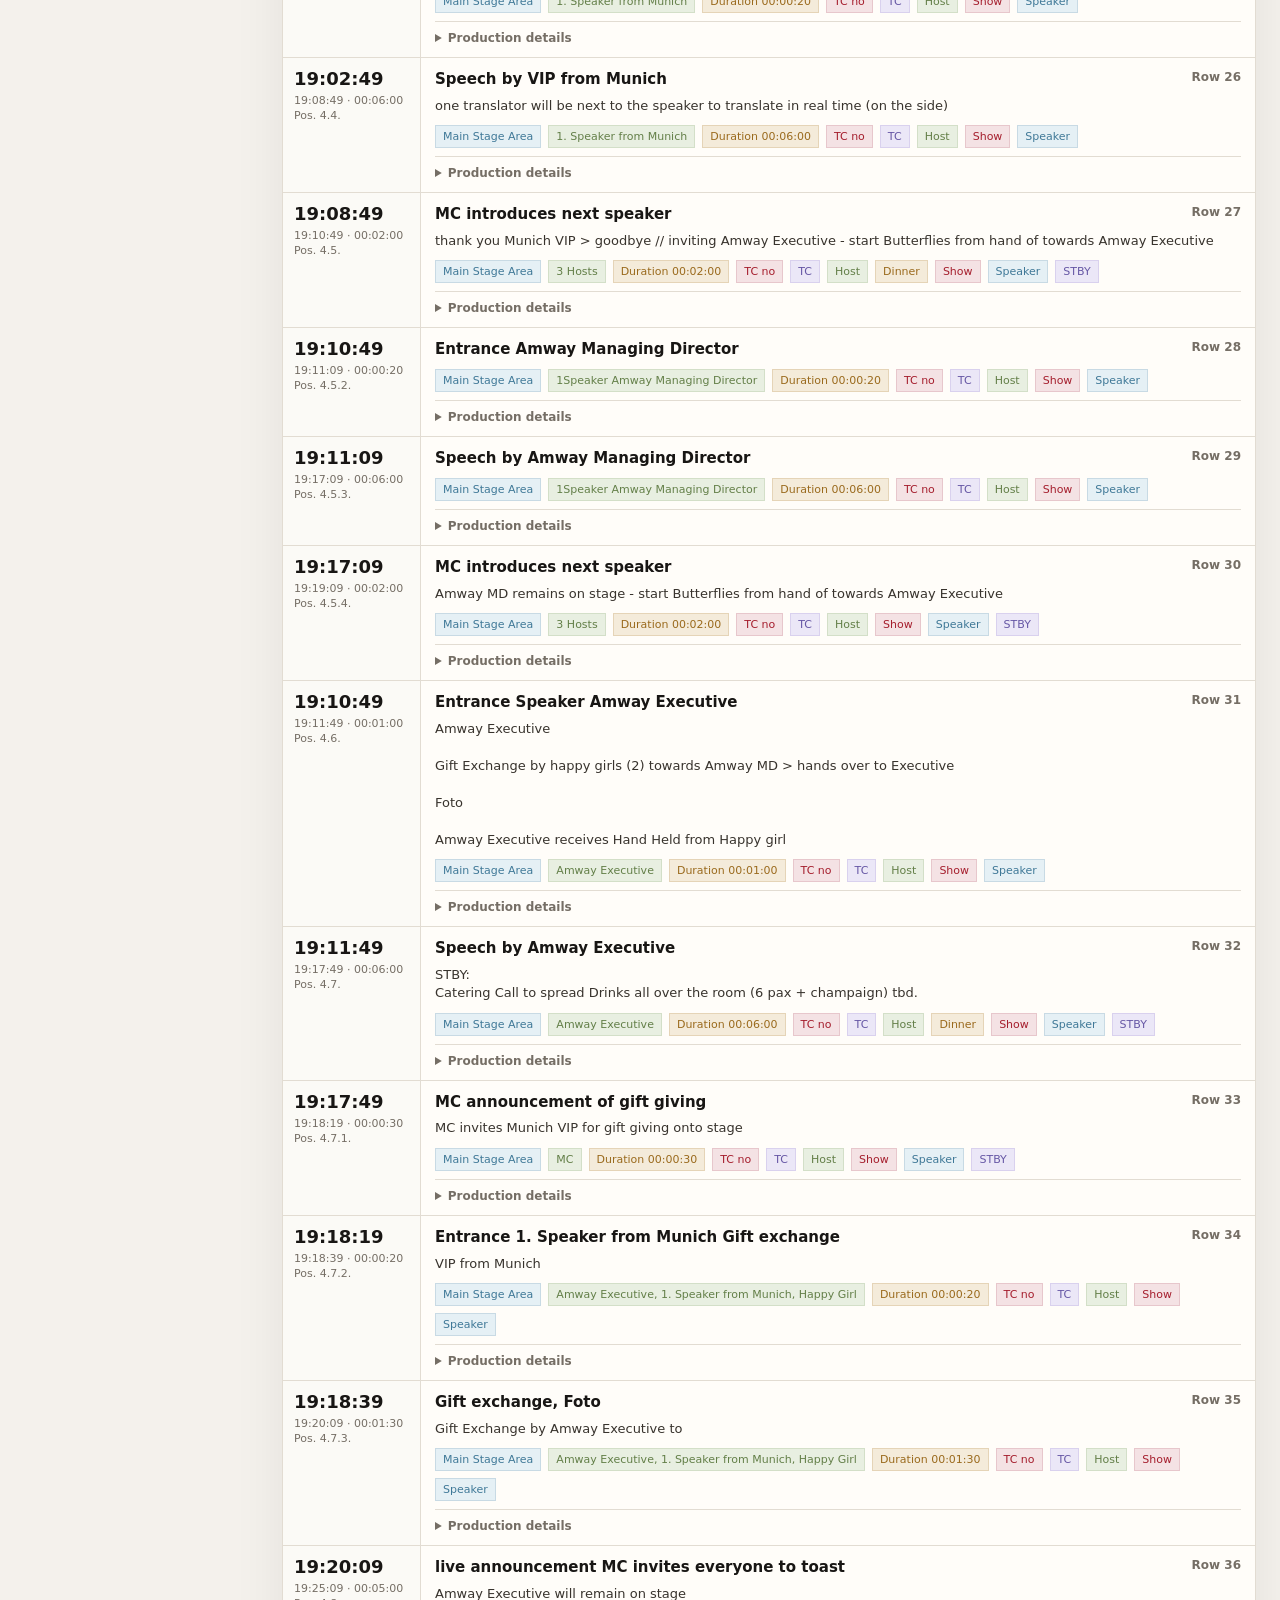
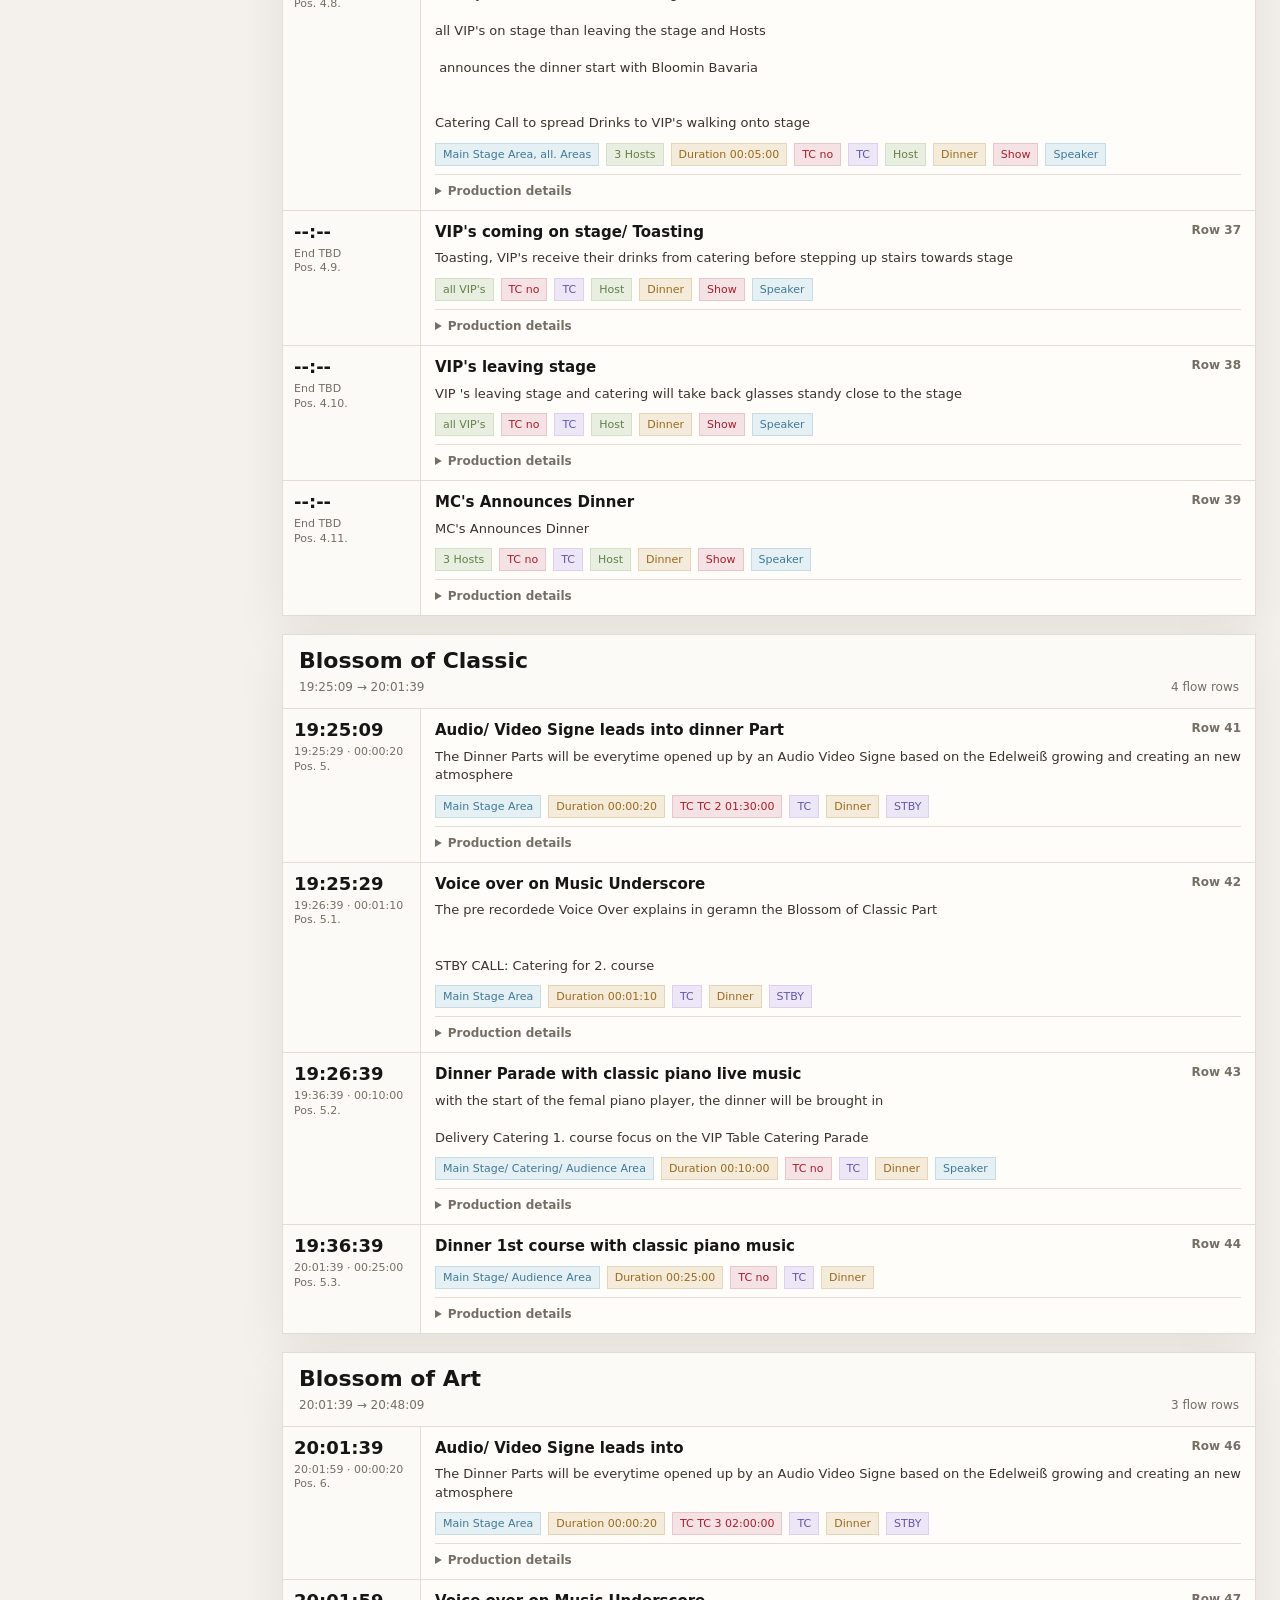
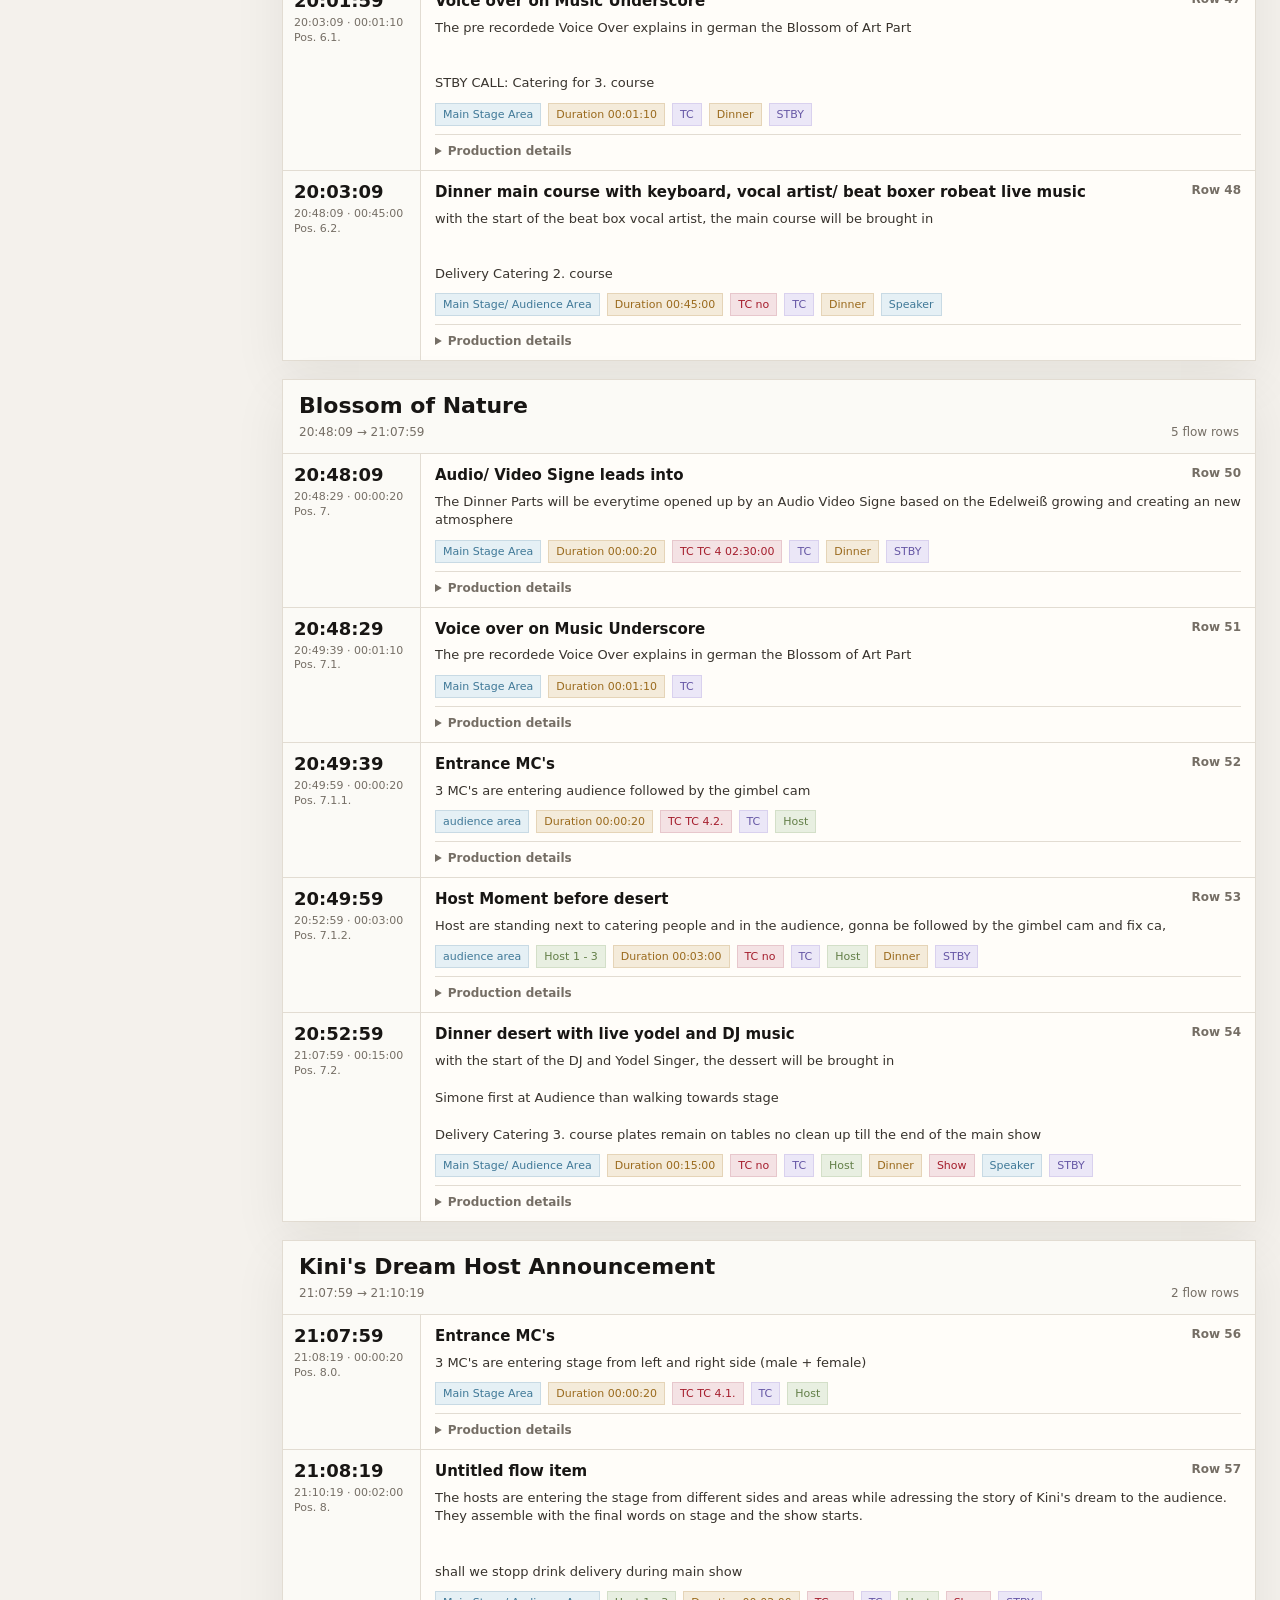
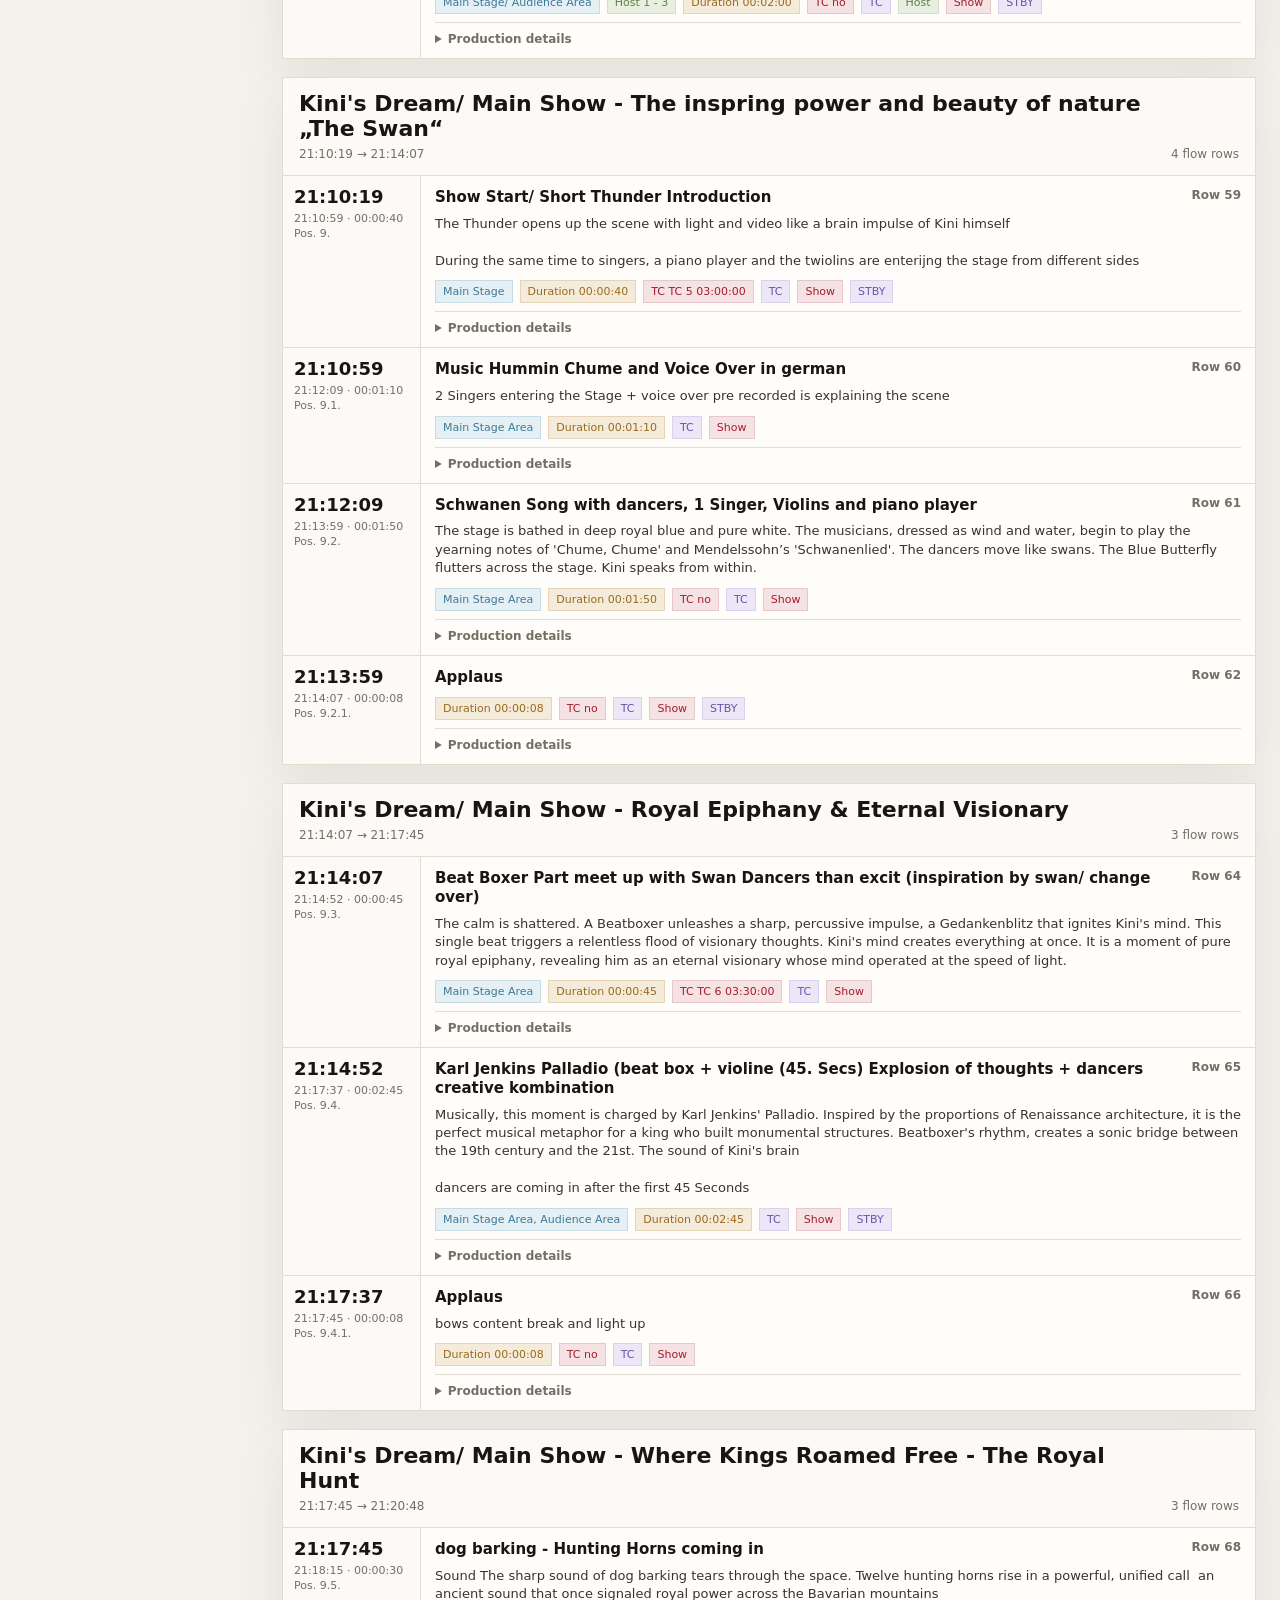
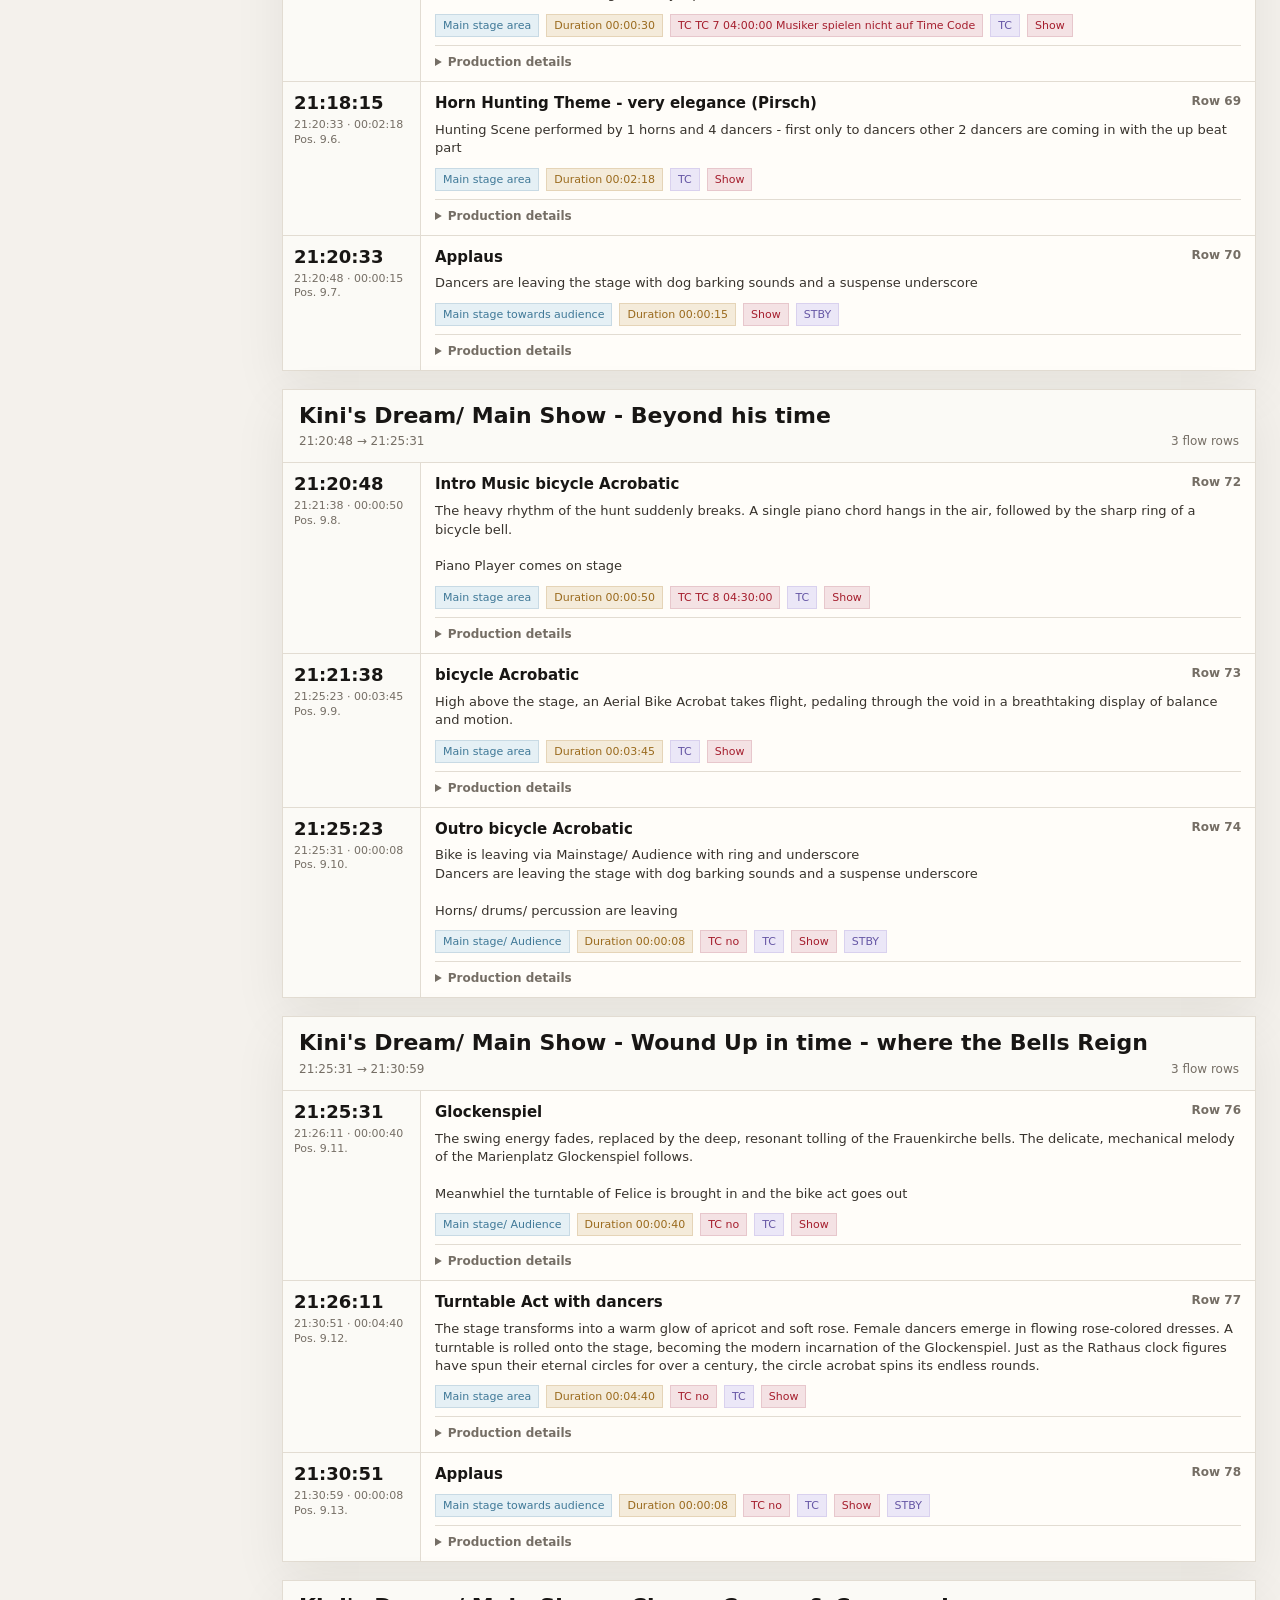
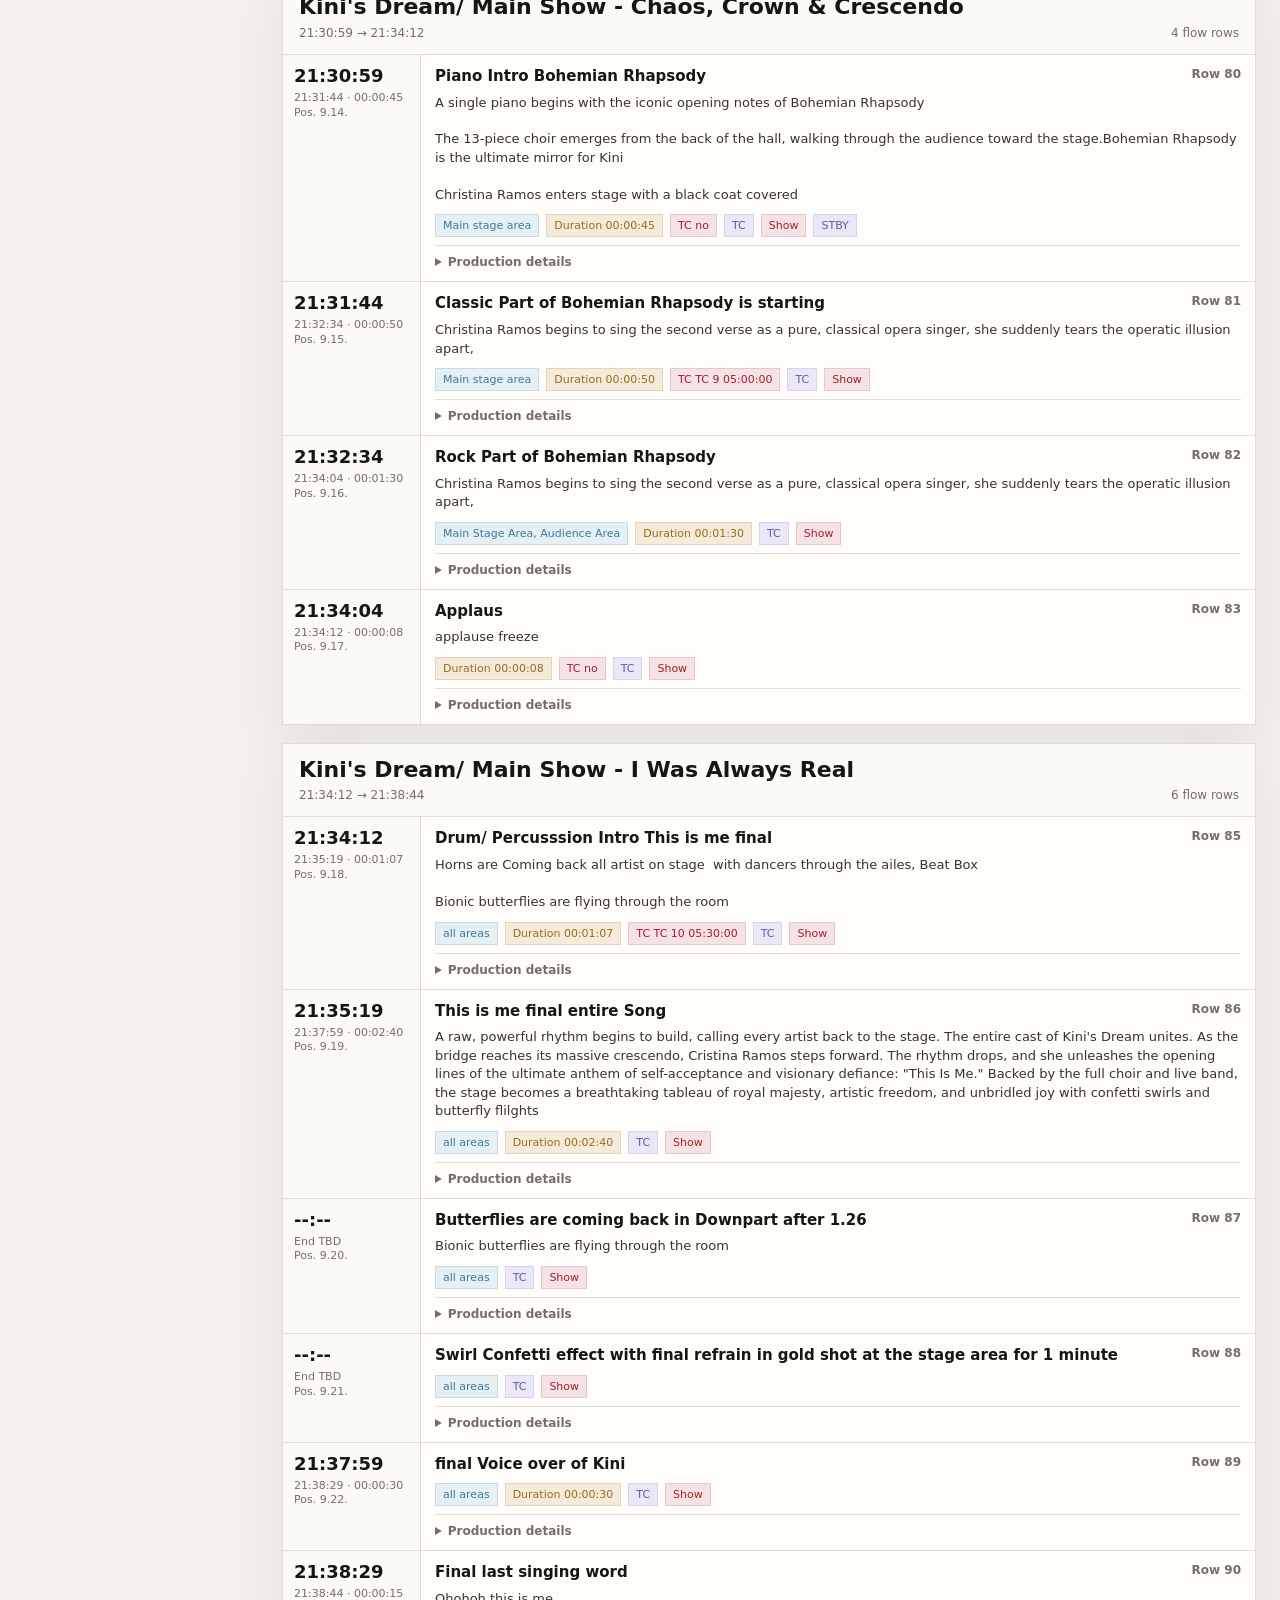
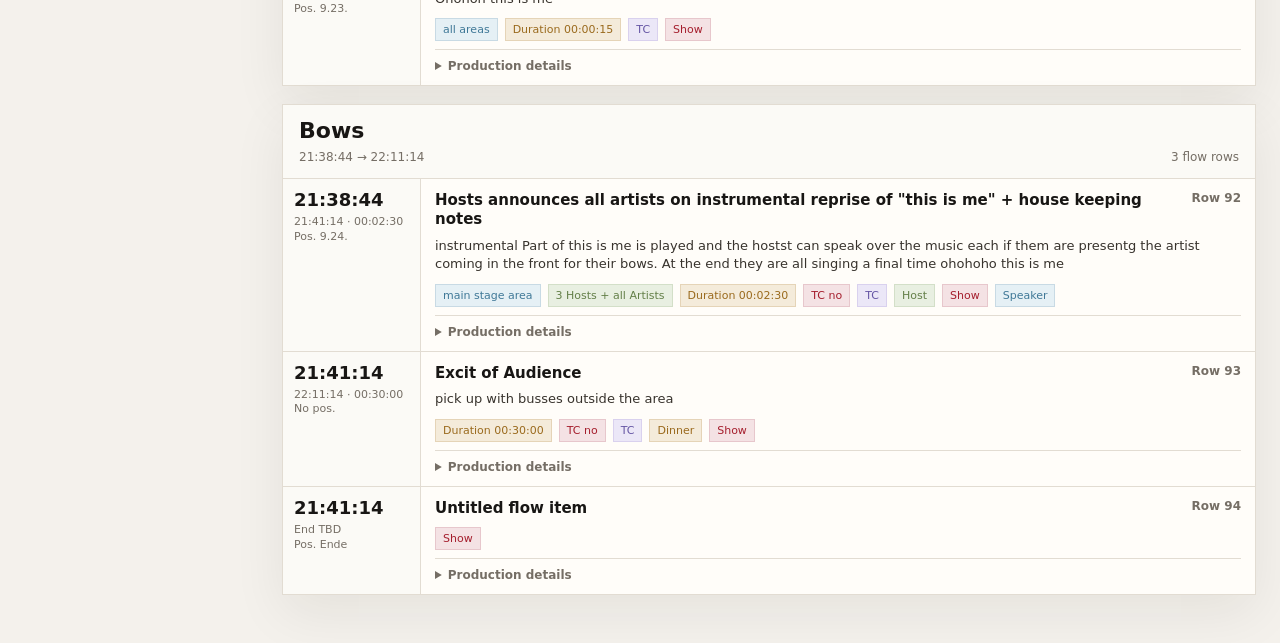
<file: amway-munich-2026-flow/index.html>
<!doctype html>
<html lang="en"><head><meta charset="utf-8"/><meta name="viewport" content="width=device-width, initial-scale=1"/>
<title>Amway Running Order - Clean Show Flow</title>
<style>
:root{--bg:#f4f1ec;--paper:#fffdf9;--ink:#181614;--muted:#756e65;--line:#e2dcd2;--line2:#d1c8bc;--red:#a51e2d;--soft-red:#f4e2e4;--blue:#3f7897;--soft-blue:#e5f0f5;--green:#637f48;--soft-green:#e8efe1;--gold:#9a6a1d;--soft-gold:#f4ebda;--lav:#6657a5;--soft-lav:#ebe7f7;}
*{box-sizing:border-box} html{scroll-behavior:smooth} body{margin:0;background:var(--bg);color:var(--ink);font-family:Inter,ui-sans-serif,system-ui,-apple-system,BlinkMacSystemFont,"Segoe UI",Arial,sans-serif;letter-spacing:0} button,input,select{font:inherit}
.header{position:sticky;top:0;z-index:80;background:rgba(244,241,236,.96);backdrop-filter:blur(14px);border-bottom:1px solid var(--line2);padding:7px 14px;display:grid;grid-template-columns:auto minmax(220px,1fr) minmax(240px,460px) auto;gap:10px;align-items:center}.brand{min-width:0}.mark{width:28px;height:28px;background:var(--red);color:white;display:grid;place-items:center;font-weight:900;font-size:15px}h1{margin:0;font-size:14px;line-height:1.12;overflow-wrap:anywhere}.sub{font-size:10px;color:var(--muted);margin-top:2px;line-height:1.15}.search{min-width:0}.search input{width:100%;height:30px;border:1px solid var(--line2);background:var(--paper);padding:0 10px;color:var(--ink);outline:none;font-size:13px}.search input:focus{border-color:var(--red);box-shadow:0 0 0 3px rgba(165,30,45,.12)}.chips{display:flex;gap:5px;flex-wrap:wrap;justify-content:flex-end}.chip{height:30px;border:1px solid var(--line2);background:var(--paper);padding:0 9px;cursor:pointer;color:var(--ink);white-space:nowrap;font-size:13px}.chip.active{background:#181614;color:white;border-color:#181614}
.layout{display:grid;grid-template-columns:240px minmax(0,1fr);gap:18px;padding:22px 24px 48px;max-width:1680px;margin:0 auto} .nav{position:sticky;top:48px;align-self:start;background:var(--paper);border:1px solid var(--line);padding:12px;max-height:calc(100vh - 100px);overflow:auto} .nav h3{margin:0 0 10px;font-size:13px;text-transform:uppercase;color:var(--muted)} .nav a{display:block;text-decoration:none;color:var(--ink);border-top:1px solid var(--line);padding:9px 0;font-size:13px;line-height:1.25} .nav a span{display:block;color:var(--muted);font-size:11px;margin-top:3px}
.flow{display:grid;gap:18px} .section{background:var(--paper);border:1px solid var(--line);box-shadow:0 18px 50px rgba(33,27,20,.07)} .section-head{padding:14px 16px;border-bottom:1px solid var(--line);display:flex;justify-content:space-between;gap:16px;align-items:end;background:#fbfaf6} .section-head h3{margin:0;font-size:22px;line-height:1.12} .section-head p{margin:6px 0 0;color:var(--muted);font-size:12px} .count{white-space:nowrap;color:var(--muted);font-size:12px}
.row{display:grid;grid-template-columns:138px minmax(0,1fr);border-bottom:1px solid var(--line)} .row:last-child{border-bottom:0} .time{background:#fbfaf6;border-right:1px solid var(--line);padding:12px 11px} .time b{display:block;font-size:18px;line-height:1} .time span{display:block;color:var(--muted);font-size:11px;margin-top:6px;line-height:1.35} .content{padding:12px 14px;min-width:0} .topline{display:flex;align-items:flex-start;justify-content:space-between;gap:12px;margin-bottom:8px} .title{font-size:15px;font-weight:830;line-height:1.25} .pos{color:var(--muted);font-size:12px;font-weight:700;white-space:nowrap} .desc{color:#38332d;font-size:13px;line-height:1.42;white-space:pre-wrap;overflow-wrap:anywhere;margin:0 0 10px} .meta{display:flex;gap:7px;flex-wrap:wrap;margin-bottom:8px} .pill{font-size:11px;padding:4px 7px;border:1px solid var(--line2);background:#fff;color:#4c463f} .pill.red{background:var(--soft-red);border-color:#e7c7cc;color:var(--red)} .pill.blue{background:var(--soft-blue);border-color:#c8dae4;color:var(--blue)} .pill.green{background:var(--soft-green);border-color:#d3dfc8;color:var(--green)} .pill.gold{background:var(--soft-gold);border-color:#e5d4b7;color:var(--gold)} .pill.lav{background:var(--soft-lav);border-color:#d9d1ee;color:var(--lav)}
details{border-top:1px solid var(--line);padding-top:9px} summary{cursor:pointer;color:var(--muted);font-size:12px;font-weight:760} .details{display:grid;grid-template-columns:repeat(2,minmax(0,1fr));gap:9px;margin-top:10px} .field{border:1px solid var(--line);background:#fbfaf6;padding:9px;min-width:0} .field label{display:block;color:var(--muted);font-size:10px;text-transform:uppercase;margin-bottom:4px;font-weight:800} .field div{font-size:12px;line-height:1.35;white-space:pre-wrap;overflow-wrap:anywhere} .empty{color:#aaa299} .hidden{display:none!important}
@media(max-width:1180px){.header{grid-template-columns:auto minmax(220px,1fr);}.search{grid-column:1 / -1}.chips{grid-column:1 / -1;justify-content:flex-start}.layout{grid-template-columns:1fr;padding:14px 18px 40px}.nav{position:sticky;top:96px;z-index:55;max-height:none;overflow-x:auto;white-space:nowrap;padding:10px 12px}.nav h3{display:none}.nav a{display:inline-block;border-top:0;border-right:1px solid var(--line);padding:8px 12px;min-width:150px;vertical-align:top}.nav a span{white-space:normal}.flow{gap:14px}.section{box-shadow:0 10px 28px rgba(33,27,20,.05)}}
@media(max-width:680px){body{background:#f7f4ee}.header{position:sticky;grid-template-columns:24px minmax(0,1fr);gap:7px;padding:6px 8px}.mark{width:24px;height:24px;font-size:13px}.brand{min-width:0}h1{font-size:12px;line-height:1.14}.sub{display:none}.search{grid-column:1 / -1}.search input{height:30px;font-size:12px;padding:0 9px}.chips{grid-column:1 / -1;flex-wrap:nowrap;overflow-x:auto;justify-content:flex-start;padding-bottom:1px;-webkit-overflow-scrolling:touch}.chip{height:28px;font-size:11px;padding:0 8px}.layout{padding:8px 10px 28px;gap:9px}.nav{top:91px;margin-left:-10px;margin-right:-10px;border-left:0;border-right:0;padding:8px 10px;background:rgba(255,253,249,.98);box-shadow:0 8px 18px rgba(33,27,20,.06)}.nav a{min-width:132px;font-size:12px;padding:7px 10px}.nav a span{font-size:10px}.flow{gap:10px}.section{border-left:0;border-right:0;margin-left:-10px;margin-right:-10px;box-shadow:none}.section-head{padding:12px 12px;display:block}.section-head h3{font-size:18px}.section-head p{font-size:11px}.count{display:block;margin-top:5px}.row{grid-template-columns:1fr;border-bottom:8px solid var(--bg)}.time{display:flex;align-items:center;justify-content:space-between;gap:12px;border-right:0;border-bottom:1px solid var(--line);padding:10px 12px}.time b{font-size:17px}.time span{text-align:right;margin-top:0;font-size:10px}.content{padding:11px 12px}.topline{display:block;margin-bottom:7px}.title{font-size:15px;line-height:1.28}.pos{margin-top:5px;font-size:11px}.desc{font-size:12px;line-height:1.38;margin-bottom:8px}.meta{gap:5px;margin-bottom:7px}.pill{font-size:10px;padding:3px 6px}details{padding-top:8px}summary{font-size:12px}.details{grid-template-columns:1fr;gap:7px}.field{padding:8px}.field div{font-size:11px;line-height:1.32}}
@media print{.header,.nav{display:none}.layout{display:block;padding:0}.section{box-shadow:none;break-inside:avoid}body{background:white}}
</style></head><body>
<header class="header"><div class="mark">A</div><div class="brand"><h1>Bloomin Bavaria &amp; Kini&#x27;s Dream 
V14 &gt; vom 11.05.2026</h1><div class="sub">27.05.2026 - Showpalast Munich · Clean readable show flow</div></div><div class="search"><input id="search" placeholder="Search action, speaker, location, props, audio, lighting..."/></div><div class="chips" id="chips"></div></header>
<div class="layout"><nav class="nav" id="nav"><h3>Sections</h3></nav><main class="flow" id="flow"></main></div>
<script id="data" type="application/json">{"summary": {"source": "260409_Amway_V14.xlsx", "title": "Bloomin Bavaria & Kini's Dream \nV14 > vom 11.05.2026", "subtitle": "27.05.2026 - Showpalast Munich", "sections": 16, "rows": 75, "start": "18:00:00", "end": "22:11:14"}, "sections": [{"title": "Arrival of Guests and Welcome", "rows": [{"sourceRow": 5, "section": "Arrival of Guests and Welcome", "pos": "1.", "start": "18:00:00", "end": "18:50:00", "duration": "00:50:00", "tc": "no", "cueMark": "", "action": "Guest Arrival outside", "description": "Guests will be welcomed by bavarian entertainment group \n\n18:00 – approx. 18:08: Band (band unplugged) performs as guests arrive and for welcome reception\n\n18:08 – approx. 18:15: 1st Bandl Dance set with 8 couples and 2–3 musicians\n\n18:15 – approx. 18:30: Band (band unplugged) continues playing during guest reception\n\n18:30 – approx. 18:37: 2nd Bandl Dance set with 8 couples and 2–3 musicians\n\n18:37 – approx. 18:52: Band (band unplugged) continues playing during guest reception\n\n18:52 – approx. 19:00: 3rd Bandl Dance set with 8 couples and 2–3 musicians", "location": "Outdoor Lightning, Branding etc.", "speaker": "", "props": "Mai Pole of the dance group small \n\n2nd Mai Pole bigger as an Amway eycatcher", "showAct": "Mai Pole Dance Group 16 Pax + 3 Musicians", "audio": "PA Sound/ mic for possible host announcements", "lighting": "outside", "sniffer": "", "centerLed": "", "sideLed": "", "sfx": "", "offVoice": "", "hostText": "", "todo": "waiting for Up Date Simon on Guest arrival to adapt perfomance timings\n\nseparate mai pole from the venue/ uniplan in blue and white \n\nlightning for branding at the outside shall be light/ wash lights via uniplan \n\ncolors of the venue will be checked blue and white for the beginning, when guest arrives and when they leave all colors (uniplan)", "cueList": "Ansagen Foyer über Trixi/Künstlerbetreuung\n\nMod. über Simon koordiniert, Texte eigenständig - Mod. bekommen KEIN InEar! (TalkBack Simon für Mod angefragt! // Übersetzung CH>D noch offen wer das macht… > Siwei???)\n\nalle MEDIEN Cues werden am 22.5. in Zürich ergänzt\n\nalle Kinetik & Stage Cues werden noch ergänzt, sobald da Klarheit herrscht\n\nPiano Preset on stage oder erst in 4.11?\n\n(C > Choreo / S > Staging)\n\nViel Spaß uns alles - auf das es flutscht ;) Chris", "timeSort": 64800, "tags": ["TC", "Host"]}, {"sourceRow": 6, "section": "Arrival of Guests and Welcome", "pos": "1.1.", "start": "18:00:00", "end": "18:50:00", "duration": "00:50:00", "tc": "no", "cueMark": "", "action": "Guest Arrival Foyer", "description": "", "location": "Foyer", "speaker": "", "props": "", "showAct": "", "audio": "Nature Sound Loop + possible announcments via mics/ hosts for doors open or Voice Overs played via CueLab", "lighting": "", "sniffer": "", "centerLed": "", "sideLed": "", "sfx": "", "offVoice": "", "hostText": "", "todo": "", "cueList": "_sound loop > cuelab\n_VO hosts", "timeSort": 64800, "tags": ["TC", "Host"]}], "start": "18:00:00", "end": "18:50:00", "count": 2}, {"title": "Alpine Grace", "rows": [{"sourceRow": 8, "section": "Alpine Grace", "pos": "2.0.", "start": "18:10:00", "end": "", "duration": "", "tc": "", "cueMark": "", "action": "DOORS OPEN FOR GUESTS", "description": "agreed between Simon and Andreana, when the doors will open exactly", "location": "", "speaker": "", "props": "Stage right backstage: \npercussion riser 1 - 2\ndrumriser 1\n\nstage left backstage: \npiano riser\nDJ/ Beat Box riser\nturntable", "showAct": "", "audio": "", "lighting": "", "sniffer": "", "centerLed": "", "sideLed": "", "sfx": "", "offVoice": "", "hostText": "", "todo": "", "cueList": "_music/light/room/sniffer stand by > mountain atmo\n_Doors open (Simon > Chris)", "timeSort": 65400, "tags": ["STBY"]}, {"sourceRow": 9, "section": "Alpine Grace", "pos": "2.", "start": "18:10:00", "end": "18:40:00", "duration": "00:30:00", "tc": "no", "cueMark": "", "action": "The Alpine Grace and guest entrance", "description": "Guests are entering show area", "location": "Main Stage area/ Foyer", "speaker": "STBY Hosts", "props": "Alpine Horns + Sniffer Ready", "showAct": "3x Alpine horns on stage STBY Artitsts", "audio": "live Alpine Horns playing on underscore nature sounds (3 mics) transfer main stage area and Foyer", "lighting": "Mountain atmosphere \n+ Alpine Horns", "sniffer": "Projection on Sniffer - Mountain atmosphere friendly", "centerLed": "Mountain atmosphere friendly", "sideLed": "Mountain atmosphere friendly", "sfx": "", "offVoice": "", "hostText": "", "todo": "", "cueList": "_3x alpine horns + music\n\n\n\n_stby femal host", "timeSort": 65400, "tags": ["TC", "Host", "STBY"]}, {"sourceRow": 10, "section": "Alpine Grace", "pos": "2.1.", "start": "18:40:00", "end": "", "duration": "", "tc": "no", "cueMark": "", "action": "Live Announcement \nfrom FOH by Host", "description": "MC reminds people to take their seats \n\nDylan Wang\nIvy Chen\nKaran Tian", "location": "Main Stage area/ Foyer", "speaker": "Host female 1 from backstage", "props": "", "showAct": "stopp for alpine horns", "audio": "stopp for alpine horns only nature sound underscore - announcement transfer main stage area and Foyer", "lighting": "light effect supports MC Announcement", "sniffer": "\"", "centerLed": "\"", "sideLed": "\"", "sfx": "", "offVoice": "", "hostText": "", "todo": "", "cueList": "_stop horns, light effect for MC\n_female host announcement (room + foyer): take your seats", "timeSort": 67200, "tags": ["TC", "Host"]}, {"sourceRow": 11, "section": "Alpine Grace", "pos": "2.2.", "start": "18:45:00", "end": "18:49:00", "duration": "00:04:00", "tc": "no", "cueMark": "", "action": "Last Alpine Horn titel", "description": "the Alpine Horns are playing the last titel - very famouse alpine horn theme", "location": "Main Stage area/ Foyer", "speaker": "", "props": "", "showAct": "3x Alpine horns on stage STBY Artitsts", "audio": "live Alpine Horns playing on underscore nature sounds (3 mics) transfer main stage area and Foyer", "lighting": "Mountain atmosphere \n+ Alpine Horns", "sniffer": "\"", "centerLed": "\"", "sideLed": "\"", "sfx": "", "offVoice": "", "hostText": "", "todo": "", "cueList": "_horns: final song (Handzeichen über Stage Manager)\n_stby artists", "timeSort": 67500, "tags": ["TC", "Show", "STBY"]}, {"sourceRow": 12, "section": "Alpine Grace", "pos": "2.3.", "start": "18:49:00", "end": "", "duration": "", "tc": "no", "cueMark": "", "action": "Live Announcement", "description": "MC reminds people to take their seats", "location": "Main Stage area/ Foyer", "speaker": "Host male 1 from backstage", "props": "", "showAct": "stopp for alpine horns\nSTBY Artitsts/ Butterflies", "audio": "stopp for alpine horns  announcement transfer main stage area and Foyer", "lighting": "light fade down to show start", "sniffer": "\"", "centerLed": "\"", "sideLed": "\"", "sfx": "", "offVoice": "", "hostText": "", "todo": "", "cueList": "_stop horns (via StageManager), light effect for MC\n_female host announcement (room + foyer): take your seats\n_stby 2x singer, 5x butterflies, choir backstage, sniffer\n_floor fog (wie lange Vorlauf?)", "timeSort": 67740, "tags": ["TC", "Host", "Show", "STBY"]}], "start": "18:10:00", "end": "18:49:00", "count": 5}, {"title": "Alpine Opening Show", "rows": [{"sourceRow": 14, "section": "Alpine Opening Show", "pos": "3.1.", "start": "18:50:00", "end": "18:50:30", "duration": "00:00:30", "tc": "TC 1\n\n01:00:00", "cueMark": "", "action": "Thunderstorm Sound Effects", "description": "Sound Effects auf Time Code", "location": "Main Stage Area", "speaker": "", "props": "", "showAct": "STBY: 2x Singer + Butterflies + entire Choir", "audio": "Sound Effects auf Time Code", "lighting": "Thunderstorm entire Venue", "sniffer": "Flashes and Thunderstorm Atmosphere", "centerLed": "Flashes and Thunderstorm Atmosphere", "sideLed": "Flashes and Thunderstorm Atmosphere", "sfx": "Floor Fog", "offVoice": "", "hostText": "", "todo": "", "cueList": "_TC 1 (light + content on TC)", "timeSort": 67800, "tags": ["TC", "Show", "STBY"]}, {"sourceRow": 15, "section": "Alpine Opening Show", "pos": "3.2.", "start": "18:50:30", "end": "18:50:58", "duration": "00:00:28", "tc": "", "cueMark": "", "action": "Thunderstorm Sound O Fortuna", "description": "With the Music of O Fortuna the Thunderstorm gets bigger and bigger", "location": "Main Stage Area", "speaker": "", "props": "", "showAct": "", "audio": "Full playback on Time Code", "lighting": "\"", "sniffer": "\" ..gets bigger", "centerLed": "\" ..gets bigger", "sideLed": "Flashes and Thunderstorm Atmosphere gets bigger", "sfx": "Floor Fog", "offVoice": "", "hostText": "", "todo": "", "cueList": "", "timeSort": 67830, "tags": ["TC", "Show"]}, {"sourceRow": 16, "section": "Alpine Opening Show", "pos": "3.3.", "start": "18:50:58", "end": "18:51:05", "duration": "00:00:07", "tc": "", "cueMark": "", "action": "Music change", "description": "everything comes back to normal", "location": "Main Stage Area", "speaker": "", "props": "", "showAct": "", "audio": "Full playback on Time Code", "lighting": "Atmosphere creates sun rises", "sniffer": "Atmosphere creates sun, new life", "centerLed": "Atmosphere creates sun, new life", "sideLed": "Atmosphere creates sun, new life", "sfx": "", "offVoice": "", "hostText": "", "todo": "", "cueList": "_singer + 2x HH", "timeSort": 67858, "tags": ["TC", "Show"]}, {"sourceRow": 17, "section": "Alpine Opening Show", "pos": "3.4.", "start": "18:51:05", "end": "18:52:05", "duration": "00:01:00", "tc": "", "cueMark": "", "action": "Music Hummin Chume and Voice Over in german", "description": "2 Singers entering the Stage + voice over pre recorded is explaining the scene", "location": "Main Stage Area", "speaker": "", "props": "", "showAct": "2 Singers", "audio": "HH 1 + HH 2 for singer incl. In Ears with click track on half playback", "lighting": "Light on Singers Sunrise", "sniffer": "Atmosphere creates sun, new life flowers everywhere", "centerLed": "Atmosphere creates sun, new life flowers everywhere + Content Schmetterlinge", "sideLed": "Atmosphere creates sun, new life flowers everywhere + Content Schmetterlinge \n\nover lay chinese subtitle of voice over + Live picture of singers coming in", "sfx": "floor fog still a bit", "offVoice": "Pre recorded on Music Track \n\nAus der Seele meiner Berge wurde eine Stadt, die mehr ist als ein Ort – ein Gefühl.\n我自记忆诞生之前便守望着这片土地。立于群峰之巅，我为这座举世无双的城市注入了生命和灵魂，让她的故事不断跨越时空，回响至今\n\nDort, wo die Isar wie ein silbernes Band durch die Zeit fließt, wo unter alten Kastanien das Lachen der Menschen klingt und wo Schlösser aus Träumen Wirklichkeit geworden sind. Das ist München. Ungezähmt im Herzen. Fein in seiner Seele.\n那里，伊萨尔河清澈流淌；那里，啤酒花园里充满欢声笑语；那里，童话般的城堡成为人们的家园。这就是慕尼黑——内心狂野，外表优雅。\n\nUnd für immer getragen von der Kraft meiner Berge. Doch München strahlt anders. Nicht laut. Nicht grell. Sondern von innen. Hier drängt sich Schönheit nicht auf.\n这座城市承袭着群山的力量，却始终闪耀着与众不同的光芒—不喧嚣，不刺眼，是一种由内而外的力量。在这里，美并不张扬。\n\nSie wächst. Still. Mit Geduld. Mit Würde. Denn alles, was hier entsteht, will nicht nur gesehen werden. \n它生长着，静静地，带着耐心与尊严。因为这里默许一切发生，只为你在不经意间转身回眸。\nEs will gefühlt werden. Wie ein leiser Atemzug aus der Dunkelheit, wie Licht, das sich seinen Weg sucht, wie eine Blüte, die sich nicht öffnet, weil sie muss, sondern weil ihre Zeit gekommen ist. Hier ist Schönheit kein Bild  Sie ist ein Zustand.\n就像黑暗中一缕轻柔的呼吸，一道寻找自我的光，一朵花的绽放，不是因为必然，而是因为时机已到。在这里，美不只是眼前的一幅画——它是一种状态，是生命迎来新篇章的璀璨绽放。\n\nDas ist Bloomin’ Bavaria.\n这就是“绽放的巴伐利亚”。", "hostText": "", "todo": "", "cueList": "_overlay subtitles (bestenfalls fix in Timeline!)\n_spot singers (1:25 rein > 1:33 Einsatz)\n_live cam > singer als overlay reingeben, seitlich im Halbdunkel filmen, dann Schmetterlinge, dann Singer später", "timeSort": 67865, "tags": ["Show"]}, {"sourceRow": 18, "section": "Alpine Opening Show", "pos": "3.5.", "start": "18:52:05", "end": "18:53:00", "duration": "00:00:55", "tc": "", "cueMark": "C", "action": "Chume Chume with Singing Voices + Butterflies", "description": "5 Butterflies are coming from all over thes atge + Live singers on stage", "location": "Main Stage Area", "speaker": "", "props": "", "showAct": "2 Singers + Butterflies", "audio": "HH1 + HH 2 for singer incl. In Ears with click track on half playback", "lighting": "Butterflies", "sniffer": "Butterfly Content", "centerLed": "Butterfly Content + Overlay of Live cam Singers + real butteflies", "sideLed": "Butterfly Content + Overlay of Live cam Singers + real butteflies", "sfx": "Butterflies 5 Pieces", "offVoice": "", "hostText": "", "todo": "Info: Butterfly Operator use InEars\nButterflies can fly 30min", "cueList": "_butterflies (direkt nach VO rein, -5sek früher losschicken?) > sollen vor Sniffer bei 2:57min gelandet sein\n\n_stby 13x choir (hs 1-13 + in ear)", "timeSort": 67925, "tags": ["Show", "STBY"]}, {"sourceRow": 19, "section": "Alpine Opening Show", "pos": "3.6.", "start": "18:53:00", "end": "18:53:07", "duration": "00:00:07", "tc": "", "cueMark": "C", "action": "Reveal Sniffer", "description": "Biggest Butterfly lands on Hand of female singer + Sniffer reveals", "location": "Main Stage Area", "speaker": "", "props": "", "showAct": "Choir Stand by behind Sniffer \n\n2 Singer infront of the sniffer", "audio": "Adiemus", "lighting": "follows Sniffer", "sniffer": "Reveal Sniffer", "centerLed": "Sniffer reveal", "sideLed": "Sniffer reveal", "sfx": "Sniffer reveal", "offVoice": "", "hostText": "", "todo": "Wie lange dauert der Sniffer effect JC?", "cueList": "_sniffer: 3:03 (wenn bis 3:07 oben > programmierbar mit Rampe / vor Ort justieren)", "timeSort": 67980, "tags": ["Show", "STBY"]}, {"sourceRow": 20, "section": "Alpine Opening Show", "pos": "3.7.", "start": "18:53:07", "end": "18:54:29", "duration": "00:01:22", "tc": "", "cueMark": "C", "action": "Choir with Adiemus von Karl Jenkins", "description": "Choir on Stage in Palace Atmosphere at the end butterflies are coming back and the choir open up for entrance of 3 Hosts \n\n\n\nchoir leaves stage", "location": "Main Stage Area", "speaker": "", "props": "", "showAct": "13 Choir (inkl the previous 2 singer) + Butterflies", "audio": "Adiemus with Live Choir HH 1 - HH 13 incl. In ear and Click Track on Time Code \n\nHS 14-16\nentrance Music full playback", "lighting": "Choir Lighting up", "sniffer": "", "centerLed": "Palace starts to reveal - choir in the center close, while walking to the sides, video walks with and creates the palace", "sideLed": "Palace starts to reveal - choir in the center close, while walking to the sides, video walks with and creates the palace\n\nLive cam choir and Butterflies as overlays", "sfx": "Butterflies 5 Pieces", "offVoice": "", "hostText": "", "todo": "Hosts get the host cards at Monday on site and prepare the cards at the venue", "cueList": "_3:08 Live cam Choir\n\n_stby 3x hosts (2x backstage, 1x audience)\n\n_3:34 live cam: singer close up, 3:43 öffnen auf 2er\n+ butterflies GO\n\n\n\n\n_2x hosts on stage from sides (hs 14-16)\n_choir off\n_content change", "timeSort": 67987, "tags": ["TC", "Host", "Show", "STBY"]}], "start": "18:50:00", "end": "18:54:29", "count": 7}, {"title": "MC Opening and Speakers", "rows": [{"sourceRow": 22, "section": "MC Opening and Speakers", "pos": "4.", "start": "18:54:29", "end": "18:54:29", "duration": "00:00:00", "tc": "no", "cueMark": "", "action": "Entrance MC's", "description": "2 MC's are entering stage from left and right side (male + female) -  will be hosted by Choir movements towards the stage entrances\n\nchoir leaves stage", "location": "Main Stage Area", "speaker": "", "props": "", "showAct": "", "audio": "HS 14-16\nentrance Music full playback", "lighting": "Host entrance", "sniffer": "", "centerLed": "Palace Atmosphere Glam Transition", "sideLed": "Palace Atmosphere Glam Transition", "sfx": "", "offVoice": "", "hostText": "", "todo": "", "cueList": "", "timeSort": 68069, "tags": ["TC", "Host", "Show", "Speaker"]}, {"sourceRow": 23, "section": "MC Opening and Speakers", "pos": "4.1.", "start": "18:54:29", "end": "19:00:29", "duration": "00:06:00", "tc": "no", "cueMark": "", "action": "MC's (3) welcoming", "description": "hosts welcome guests 2 are standing on stage and handing over to one more female host entering the scene through audience area or tribune system", "location": "Main Stage Area/ audience area", "speaker": "3 Hosts", "props": "", "showAct": "", "audio": "Hand Helds  14-16 \n+ Back Up Hand Held for Hosts \n\n\nbringing in 2 mic stands", "lighting": "Host positions on stage and in the audience area, focus on introduction of VIP's  \n\nSeating plan needed by Simon for feature of VIP 's by light  (receive Monday at the venue)", "sniffer": "", "centerLed": "Palace atmosphere + Amway Keyvisual Logo Titel of the Show + Logo \n\nName of Show in Chinese \n“绽放的巴伐利亚”", "sideLed": "Palace atmosphere +\n \nLive cam (seating plan needed by Simon)", "sfx": "", "offVoice": "", "hostText": "", "todo": "Seating plan needed by Simon for feature of VIP 's \n\nDummies via Amway\n\nHost Text of MC's via Simon in Munich 3 - 4 Days before the event \n\nFaces Book + Seating Plan with the running Order via Simon", "cueList": "_female host from audience // Übersetzung durch Siwei?\n_sound: mic 17+18 on stand > on stage\n\n_live cam: VIPs + 3x hosts", "timeSort": 68069, "tags": ["TC", "Host", "Show", "Speaker"]}, {"sourceRow": 24, "section": "MC Opening and Speakers", "pos": "4.2.", "start": "19:00:29", "end": "19:02:29", "duration": "00:02:00", "tc": "no", "cueMark": "", "action": "MC introduces first speaker", "description": "", "location": "Main Stage Area", "speaker": "3 Hosts", "props": "", "showAct": "", "audio": "Hand Helds  14-16 \n\nSet Up Stand Mic 17 for Speaker \n+ Back Up Hand Held for Hosts", "lighting": "Host positions on stage and focus on position entrance speaker", "sniffer": "", "centerLed": "Palace atmosphere + Amway Keyvisual Logo Titel of the Show + Logo \n\nName of Show in Chinese \n“绽放的巴伐利亚”", "sideLed": "Palace atmosphere + Live cam", "sfx": "", "offVoice": "", "hostText": "", "todo": "Via Simon/ Amway\ncan we have the speech/ script", "cueList": "_cam off", "timeSort": 68429, "tags": ["TC", "Host", "Show", "Speaker"]}, {"sourceRow": 25, "section": "MC Opening and Speakers", "pos": "4.3.", "start": "19:02:29", "end": "19:02:49", "duration": "00:00:20", "tc": "no", "cueMark": "", "action": "Entrance 1. Speaker from Munich", "description": "VIP from Munich", "location": "Main Stage Area", "speaker": "1. Speaker from Munich", "props": "", "showAct": "", "audio": "Stand Mic 17 for Speaker \nentrance Music full playback", "lighting": "Speakers entrance from the audience\n\nSpeaker coming from the main table/ VIP", "sniffer": "", "centerLed": "Change Palace atmosphere + Amway Keyvisual Logo Titel of the Show + Logo \nName of Show in Chinese \n“绽放的巴伐利亚”\n\n\nLower Third\nDr. Christian Scharpf   \nHead of Munich’s Department of Labor and Economic Development\n慕尼黑劳动与经济发展局局长", "sideLed": "Palace Atmosphere Glam Transition", "sfx": "", "offVoice": "", "hostText": "", "todo": "Logo Presentation of Speakers to be discussed", "cueList": "_speaker jingle + light + namechart (from audience)", "timeSort": 68549, "tags": ["TC", "Host", "Show", "Speaker"]}, {"sourceRow": 26, "section": "MC Opening and Speakers", "pos": "4.4.", "start": "19:02:49", "end": "19:08:49", "duration": "00:06:00", "tc": "no", "cueMark": "", "action": "Speech by VIP from Munich", "description": "one translator will be next to the speaker to translate in real time (on the side)", "location": "Main Stage Area", "speaker": "1. Speaker from Munich", "props": "", "showAct": "", "audio": "Stand Mic 17 for Speaker\nStand Mic 18 for Translator", "lighting": "Speakers position no special feature for translator", "sniffer": "", "centerLed": "Palace atmosphere + Amway Keyvisual Logo Titel of the Show + Logo \n\nName of Show in Chinese \n“绽放的巴伐利亚”", "sideLed": "Palace atmosphere + Live cam", "sfx": "", "offVoice": "", "hostText": "", "todo": "Speakers bring their speech material in their own. Maybe we can have this speech script up front?", "cueList": "_live cam speaker\n\n\n\n\n\n_butterflies\n_MCs in / speaker 1 off", "timeSort": 68569, "tags": ["TC", "Host", "Show", "Speaker"]}, {"sourceRow": 27, "section": "MC Opening and Speakers", "pos": "4.5.", "start": "19:08:49", "end": "19:10:49", "duration": "00:02:00", "tc": "no", "cueMark": "", "action": "MC introduces next speaker", "description": "thank you Munich VIP > goodbye // inviting Amway Executive - start Butterflies from hand of towards Amway Executive", "location": "Main Stage Area", "speaker": "3 Hosts", "props": "", "showAct": "", "audio": "Hand Helds  14-16 \n\n+ Back Up Hand Held for Hosts", "lighting": "Host positions on stage and focus on position entrance speaker", "sniffer": "", "centerLed": "Palace atmosphere + Amway Keyvisual Logo Titel of the Show + Logo \n\nName of Show in Chinese \n“绽放的巴伐利亚”", "sideLed": "Palace atmosphere + Live cam", "sfx": "", "offVoice": "", "hostText": "", "todo": "Who ist the speaker? Via Simon/ Amway\ncan we have the speech/ script", "cueList": "_STBY CALL: Catering for drinks in 7min & 1. course 12min", "timeSort": 68929, "tags": ["TC", "Host", "Dinner", "Show", "Speaker", "STBY"]}, {"sourceRow": 28, "section": "MC Opening and Speakers", "pos": "4.5.2.", "start": "19:10:49", "end": "19:11:09", "duration": "00:00:20", "tc": "no", "cueMark": "", "action": "Entrance Amway Managing Director", "description": "", "location": "Main Stage Area", "speaker": "1Speaker Amway Managing Director", "props": "", "showAct": "", "audio": "Stand Mic 17 for Speaker \nentrance Music full playback", "lighting": "Speakers entrance from the audience\n\nSpeaker coming from the main table/ VIP", "sniffer": "", "centerLed": "Change Palace atmosphere + Amway Keyvisual Logo Titel of the Show + Logo \nName of Show in Chinese \n“绽放的巴伐利亚”\n\n\nLower Third\nJon Voskuil\nAmway Europe Managing Director\n安利（欧洲）董事总经理", "sideLed": "Palace Atmosphere Glam Transition", "sfx": "", "offVoice": "", "hostText": "", "todo": "", "cueList": "_speaker jingle + light  + namechart (from audience)", "timeSort": 69049, "tags": ["TC", "Host", "Show", "Speaker"]}, {"sourceRow": 29, "section": "MC Opening and Speakers", "pos": "4.5.3.", "start": "19:11:09", "end": "19:17:09", "duration": "00:06:00", "tc": "no", "cueMark": "", "action": "Speech by  Amway Managing Director", "description": "", "location": "Main Stage Area", "speaker": "1Speaker Amway Managing Director", "props": "", "showAct": "", "audio": "Stand Mic 17 for Speaker\nStand Mic 18 for Speaker", "lighting": "Speakers position no special feature for translator", "sniffer": "", "centerLed": "Palace atmosphere + Amway Keyvisual Logo Titel of the Show + Logo \n\nName of Show in Chinese \n“绽放的巴伐利亚”", "sideLed": "Palace atmosphere + Live cam", "sfx": "", "offVoice": "", "hostText": "", "todo": "Speakers bring their speech material in their own. Maybe we can have this speech script up front?", "cueList": "_live cam speaker\n\n\n\n\n\n_butterflies\n_MCs in / speaker 2 stays", "timeSort": 69069, "tags": ["TC", "Host", "Show", "Speaker"]}, {"sourceRow": 30, "section": "MC Opening and Speakers", "pos": "4.5.4.", "start": "19:17:09", "end": "19:19:09", "duration": "00:02:00", "tc": "no", "cueMark": "", "action": "MC introduces next speaker", "description": "Amway MD remains on stage - start Butterflies from hand of towards Amway Executive", "location": "Main Stage Area", "speaker": "3 Hosts", "props": "", "showAct": "", "audio": "Hand Helds  14-16 \n\nSet Up Stand Mic 17 for Speaker \n+ Back Up Hand Held for Hosts \n\ntear down both mic stands", "lighting": "Host positions on stage and focus on position entrance speaker", "sniffer": "", "centerLed": "Palace atmosphere + Amway Keyvisual Logo Titel of the Show + Logo \n\nName of Show in Chinese \n“绽放的巴伐利亚”", "sideLed": "Palace atmosphere + Live cam", "sfx": "Butterflies 3 Pieces are starting from host towards executive", "offVoice": "", "hostText": "", "todo": "", "cueList": "_stby 2 happy girls + gift + hh19", "timeSort": 69429, "tags": ["TC", "Host", "Show", "Speaker", "STBY"]}, {"sourceRow": 31, "section": "MC Opening and Speakers", "pos": "4.6.", "start": "19:10:49", "end": "19:11:49", "duration": "00:01:00", "tc": "no", "cueMark": "", "action": "Entrance Speaker Amway Executive", "description": "Amway Executive \n\nGift Exchange by happy girls (2) towards Amway MD > hands over to Executive\n\nFoto \n\nAmway Executive receives Hand Held from Happy girl", "location": "Main Stage Area", "speaker": "Amway Executive", "props": "Gift Exchange by happy girls (2) towards VIP MD still to be confirmend", "showAct": "", "audio": "entrance Music full playback + longer adaption \n\nAmway Executive receives Hand Held 19 from happy girl", "lighting": "Speakers entrance from the audience + Foto lights\n\n\ncoming on from the VIP table", "sniffer": "", "centerLed": "Change Palace Name of the Amway Executive will be shown, when she is walking on stage (Alpha) \n+ Video Butterflies\n\nAmway Keyvisual Logo Titel of the Show + Logo \n\nName of Show in Chinese \n“绽放的巴伐利亚”\n\n\nLower Third Amway Executive: \n余放\n安利(中国)总裁", "sideLed": "change palace Atmosphere Glam, reveal with flower  Transition", "sfx": "Bionic Butterflies follwo the way of the Executive", "offVoice": "", "hostText": "", "todo": "Need of Name by Simon of the Amway Executive (can you send please) incl. The Fond for Alex \n\ngift > tbd!", "cueList": "_music jingle + light  + namechart (from audience)\n_2 happy girls + gift + hh19\n_butterflies follow executive", "timeSort": 69049, "tags": ["TC", "Host", "Show", "Speaker"]}, {"sourceRow": 32, "section": "MC Opening and Speakers", "pos": "4.7.", "start": "19:11:49", "end": "19:17:49", "duration": "00:06:00", "tc": "no", "cueMark": "", "action": "Speech by Amway Executive", "description": "STBY: \nCatering Call to spread Drinks all over the room (6 pax + champaign) tbd.", "location": "Main Stage Area", "speaker": "Amway Executive", "props": "", "showAct": "", "audio": "Hand Held  19 for Speaker", "lighting": "Speakers position", "sniffer": "", "centerLed": "Palace atmosphere + Amway Keyvisual Logo Titel of the Show + Logo \n\nName of Show in Chinese \n“绽放的巴伐利亚”", "sideLed": "Palace atmosphere + Live cam,\n\nBeauty Cam needed on her left side only + total - so no other close cam perspective", "sfx": "", "offVoice": "", "hostText": "", "todo": "", "cueList": "_STBY: Catering Call to spread Drinks all over the room (6 pax + champaign) tbd.\n\n\n\n\n\n_1 glass via happy girls for executive", "timeSort": 69109, "tags": ["TC", "Host", "Dinner", "Show", "Speaker", "STBY"]}, {"sourceRow": 33, "section": "MC Opening and Speakers", "pos": "4.7.1.", "start": "19:17:49", "end": "19:18:19", "duration": "00:00:30", "tc": "no", "cueMark": "", "action": "MC announcement of gift giving", "description": "MC invites Munich VIP for gift giving onto stage", "location": "Main Stage Area", "speaker": "MC", "props": "happy girls stby", "showAct": "", "audio": "keep handheld stby for VIP Munich", "lighting": "Host positions on stage and focus on position entrance speaker", "sniffer": "", "centerLed": "Palace atmosphere + Amway Keyvisual Logo Titel of the Show + Logo \n\nName of Show in Chinese \n“绽放的巴伐利亚”", "sideLed": "Palace atmosphere + Live cam", "sfx": "", "offVoice": "", "hostText": "", "todo": "", "cueList": "", "timeSort": 69469, "tags": ["TC", "Host", "Show", "Speaker", "STBY"]}, {"sourceRow": 34, "section": "MC Opening and Speakers", "pos": "4.7.2.", "start": "19:18:19", "end": "19:18:39", "duration": "00:00:20", "tc": "no", "cueMark": "", "action": "Entrance 1. Speaker from Munich Gift exchange", "description": "VIP from Munich", "location": "Main Stage Area", "speaker": "Amway Executive, \n1. Speaker from Munich, Happy Girl", "props": "Gift Exchange by happy girls (2) towards VIP MD still to be confirmend", "showAct": "", "audio": "Stand Mic 17 for Speaker \nentrance Music full playback", "lighting": "Speakers entrance from the audience\n\nSpeaker coming from the main table/ VIP", "sniffer": "", "centerLed": "Palace atmosphere + Amway Keyvisual Logo Titel of the Show + Logo \n\nName of Show in Chinese \n“绽放的巴伐利亚”", "sideLed": "Palace atmosphere", "sfx": "", "offVoice": "", "hostText": "", "todo": "", "cueList": "", "timeSort": 69499, "tags": ["TC", "Host", "Show", "Speaker"]}, {"sourceRow": 35, "section": "MC Opening and Speakers", "pos": "4.7.3.", "start": "19:18:39", "end": "19:20:09", "duration": "00:01:30", "tc": "no", "cueMark": "", "action": "Gift exchange, Foto", "description": "Gift Exchange by Amway Executive to", "location": "Main Stage Area", "speaker": "Amway Executive, \n1. Speaker from Munich, Happy Girl", "props": "Gift Exchange by happy girls (2) towards VIP MD still to be confirmend", "showAct": "", "audio": "", "lighting": "", "sniffer": "", "centerLed": "", "sideLed": "Palace atmosphere + Live cam", "sfx": "", "offVoice": "", "hostText": "", "todo": "", "cueList": "", "timeSort": 69519, "tags": ["TC", "Host", "Show", "Speaker"]}, {"sourceRow": 36, "section": "MC Opening and Speakers", "pos": "4.8.", "start": "19:20:09", "end": "19:25:09", "duration": "00:05:00", "tc": "no", "cueMark": "", "action": "live announcement \n\nMC invites everyone to toast", "description": "Amway Executive will remain on stage \n\nall VIP's on stage than leaving the stage and Hosts\n\n announces the dinner start with Bloomin Bavaria \n\n\nCatering Call to spread Drinks to VIP's walking onto stage", "location": "Main Stage Area, all. Areas", "speaker": "3 Hosts", "props": "", "showAct": "", "audio": "Hand Held 19 for Speaker\n\nHand Helds  14-16 \n+ Back Up Hand Held for Hosts \n\nMusic via Amway for VIP's  entrance + \n\nhappy girl takes back hand held from the  executive speaker and gives her champaign", "lighting": "VIP's on Stage and entire room is standing", "sniffer": "", "centerLed": "Palace atmosphere + Amway Keyvisual Logo Titel of the Show + Logo \n\nName of Show in Chinese \n“绽放的巴伐利亚”", "sideLed": "Palace Atmosphere changes for Toasting + Live cam", "sfx": "", "offVoice": "", "hostText": "", "todo": "", "cueList": "_MC\n_music for toast\n_Catering Call to spread Drinks to VIP's walking onto stage", "timeSort": 69609, "tags": ["TC", "Host", "Dinner", "Show", "Speaker"]}, {"sourceRow": 37, "section": "MC Opening and Speakers", "pos": "4.9.", "start": "", "end": "", "duration": "", "tc": "no", "cueMark": "", "action": "VIP's coming on stage/ Toasting", "description": "Toasting, VIP's receive their drinks from catering before stepping up stairs towards stage", "location": "", "speaker": "all VIP's", "props": "", "showAct": "", "audio": "Hand Helds  14-16 \n+ Back Up Hand Held for Hosts \n\n\nMusic via Amway  for the Toasting", "lighting": "special light for Toasting", "sniffer": "", "centerLed": "Glam Change - Palace Atmosphere changes for Toasting \n\nPalace atmosphere + Amway Keyvisual Logo Titel of the Show + Logo \n\nName of Show in Chinese \n“绽放的巴伐利亚”", "sideLed": "Glam Change - Palace Atmosphere changes for Toasting + Live cam", "sfx": "", "offVoice": "", "hostText": "", "todo": "", "cueList": "", "timeSort": 1000000037, "tags": ["TC", "Host", "Dinner", "Show", "Speaker"]}, {"sourceRow": 38, "section": "MC Opening and Speakers", "pos": "4.10.", "start": "", "end": "", "duration": "", "tc": "no", "cueMark": "", "action": "VIP's leaving stage", "description": "VIP 's leaving stage and catering will take back glasses standy close to the stage", "location": "", "speaker": "all VIP's", "props": "", "showAct": "", "audio": "Music for the excit of stage via Amway", "lighting": "stage excit", "sniffer": "", "centerLed": "Palace atmosphere + Amway Keyvisual Logo Titel of the Show + Logo \n\nName of Show in Chinese \n“绽放的巴伐利亚”", "sideLed": "Palace Atmosphere", "sfx": "", "offVoice": "", "hostText": "", "todo": "", "cueList": "_catering: take glasses back", "timeSort": 1000000038, "tags": ["TC", "Host", "Dinner", "Show", "Speaker"]}, {"sourceRow": 39, "section": "MC Opening and Speakers", "pos": "4.11.", "start": "", "end": "", "duration": "", "tc": "no", "cueMark": "", "action": "MC's Announces Dinner", "description": "MC's Announces Dinner", "location": "", "speaker": "3 Hosts", "props": "", "showAct": "", "audio": "Hand Helds  14-16 \n+ Back Up Hand Held for Hosts", "lighting": "Host moment", "sniffer": "", "centerLed": "Palace atmosphere + Amway Keyvisual Logo Titel of the Show + Logo \n\nName of Show in Chinese \n“绽放的巴伐利亚”", "sideLed": "Palace Atmosphere", "sfx": "", "offVoice": "", "hostText": "", "todo": "", "cueList": "_MC\n_table lights on + catering go\n_stage: Aufbau Piano Riser", "timeSort": 1000000039, "tags": ["TC", "Host", "Dinner", "Show", "Speaker"]}], "start": "18:54:29", "end": "19:25:09", "count": 18}, {"title": "Blossom of Classic", "rows": [{"sourceRow": 41, "section": "Blossom of Classic", "pos": "5.", "start": "19:25:09", "end": "19:25:29", "duration": "00:00:20", "tc": "TC 2\n\n01:30:00", "cueMark": "", "action": "Audio/ Video Signe leads into dinner Part", "description": "The Dinner Parts will be everytime opened up by an Audio Video Signe based on the Edelweiß growing and creating an new atmosphere", "location": "Main Stage Area", "speaker": "", "props": "Piano in Position on stage left", "showAct": "STBY: classic female piano player", "audio": "Full Playback on Time Code", "lighting": "part of the Audio/ Video Signe", "sniffer": "", "centerLed": "Video Signe Edelweiß, change to new atmosphere", "sideLed": "Video Signe Edelweiß, change to new atmosphere", "sfx": "", "offVoice": "", "hostText": "", "todo": "", "cueList": "_TC 2\n_STBY: classic female piano player + in ear / piano in pos", "timeSort": 69909, "tags": ["TC", "Dinner", "STBY"]}, {"sourceRow": 42, "section": "Blossom of Classic", "pos": "5.1.", "start": "19:25:29", "end": "19:26:39", "duration": "00:01:10", "tc": "", "cueMark": "", "action": "Voice over on Music Underscore", "description": "The pre recordede Voice Over explains in geramn the Blossom of Classic Part \n\n\nSTBY CALL: Catering for 2. course", "location": "Main Stage Area", "speaker": "", "props": "", "showAct": "female Piano Player in Position", "audio": "Full Playback on Time Code", "lighting": "part of the Audio/ Video Signe", "sniffer": "", "centerLed": "Video Signe Edelweiß, change to new atmosphere, silent movie impression explains voice over \n\n\n+ Chinese Subtitles/ translation of voice over", "sideLed": "Video Signe Edelweiß, change to new atmosphere, silent movie impression explains voice over \n\n\n+ Chinese Subtitles/ translation of voice over", "sfx": "Floor Fog", "offVoice": "Jahrhundertelang habe ich nicht nur mit Stein gebaut. Ich habe mit Klang gemeißelt und mit Licht, das in Marmor erstarrt ist.\n数个世纪以来，我用声音雕刻，用光塑形。\n\nDie stille Symmetrie von Nymphenburg. Das Karmesinleuchten des Cuvilliés-Theaters.\nDas Spiegelzimmer, ein Flüstern aus Gold und Glas. Dies sind keine Monumente.\nSie sind Melodien, die die Zeit vergessen hat zu beenden. In diesen Wänden beschwor Wagner den Sturm aus dem Nichts. \n宁芬堡的壮丽对称结构；库维利耶剧院的绯红光辉。\n镜厅——金色与玻璃互相交融。\n这些并非纪念碑，它们是回荡在时空中、尚未终结的旋律。\n\nHier malten Mozart und Richard Strauss den Himmel mit Sinfonien, die noch heute in der Luft hängen. \n在这里，瓦格纳曾以雷鸣惊醒时代。\n莫扎特与施特劳斯用音符重塑了天空，\n那美妙旋律与这座城市融为一体，等待着与你的久别重逢。\n\nWenn die Musik anschwillt, erwachen meine Mauern. Die Architektur atmet. Bayern entfaltet sich nicht länger nur als Landschaft aus Erde und Wasser, sondern ein Königreich der Poesie, der königlichen Geschichte und des Lichts. \n当音乐响起，巴伐利亚便不再只是一个山川风景，\n而是重塑为了一个由史诗与璀璨文化融合而成的有机体。。\n\nWo die Berge enden, beginnt die Blüte der Klassik und meine Geschichte. Ich bin München. .\n巅峰之上，经典之花绽放，我的故事便由此展开。\n我，就是慕尼黑。", "hostText": "", "todo": "", "cueList": "_STBY CALL: Catering for 2. course \n\n_subitles im content integriert?", "timeSort": 69929, "tags": ["TC", "Dinner", "STBY"]}, {"sourceRow": 43, "section": "Blossom of Classic", "pos": "5.2.", "start": "19:26:39", "end": "19:36:39", "duration": "00:10:00", "tc": "no", "cueMark": "", "action": "Dinner Parade with classic piano live music", "description": "with the start of the femal piano player, the dinner will be brought in \n\nDelivery Catering 1. course focus on the VIP Table Catering Parade", "location": "Main Stage/ Catering/ Audience Area", "speaker": "", "props": "", "showAct": "female Piano Player", "audio": "Live Piano Player with In Ear and possible later click track with connection to director", "lighting": "Dinner serving need to be light installed very nicely\n\nPiano Player focussed \n\nDinner first serve at the VIP table", "sniffer": "", "centerLed": "Palace/ Theater atmosphere", "sideLed": "Palace/ Theater atmosphere + live cam overlay, after dinner Parade VIP Table", "sfx": "Floor Fog", "offVoice": "", "hostText": "", "todo": "Wie ist der Kontakt zum Catering? Reherasal to ask with Catering? \n\nWalk of Catering definied via script and stage plan?  \n\nSpecial Music Piece for Marina to ask (Bach)-", "cueList": "_start femal piano player: Bach\n_live cam > tbd in/out\n_Delivery Catering 1. course focus on the VIP Table Catering Parade", "timeSort": 69999, "tags": ["TC", "Dinner", "Speaker"]}, {"sourceRow": 44, "section": "Blossom of Classic", "pos": "5.3.", "start": "19:36:39", "end": "20:01:39", "duration": "00:25:00", "tc": "no", "cueMark": "", "action": "Dinner 1st course with  classic piano music", "description": "", "location": "Main Stage/ Audience Area", "speaker": "", "props": "", "showAct": "female Piano Player", "audio": "Live Piano Player with In Ear and possible later click track with connection to director", "lighting": "Dinner serving need to be light installed very nicely\n\nPiano Player focussed", "sniffer": "", "centerLed": "Palace/ Theater atmosphere", "sideLed": "Palace/ Theater atmosphere + live cam overlay", "sfx": "Floor Fog", "offVoice": "", "hostText": "", "todo": "", "cueList": "_Change Over to Keyboard Table with Rolls + Set Up Robeat with lights \nBar Stool needed", "timeSort": 70599, "tags": ["TC", "Dinner"]}], "start": "19:25:09", "end": "20:01:39", "count": 4}, {"title": "Blossom of Art", "rows": [{"sourceRow": 46, "section": "Blossom of Art", "pos": "6.", "start": "20:01:39", "end": "20:01:59", "duration": "00:00:20", "tc": "TC 3\n\n02:00:00", "cueMark": "", "action": "Audio/ Video Signe leads into", "description": "The Dinner Parts will be everytime opened up by an Audio Video Signe based on the Edelweiß growing and creating an new atmosphere", "location": "Main Stage Area", "speaker": "", "props": "Set Up DJ/ Beatbox Riser, Beat Box front  \n\nKeyboard Table with Rolls + Set Up Robeat with lights \n\nMaybe tear down piano tbc.", "showAct": "STBY: Robeat", "audio": "Full Playback on Time Code", "lighting": "part of the Audio/ Video Signe", "sniffer": "", "centerLed": "Video Signe Edelweiß, change to new atmosphere", "sideLed": "Video Signe Edelweiß, change to new atmosphere", "sfx": "Floor Fog", "offVoice": "", "hostText": "", "todo": "", "cueList": "_TC 3\n_STBY: robeat + in ear", "timeSort": 72099, "tags": ["TC", "Dinner", "STBY"]}, {"sourceRow": 47, "section": "Blossom of Art", "pos": "6.1.", "start": "20:01:59", "end": "20:03:09", "duration": "00:01:10", "tc": "", "cueMark": "", "action": "Voice over on Music Underscore", "description": "The pre recordede Voice Over explains in german the Blossom of Art Part \n\n\nSTBY CALL: Catering for 3. course", "location": "Main Stage Area", "speaker": "", "props": "", "showAct": "Robeat in Position", "audio": "Full Playback on Time Code", "lighting": "part of the Audio/ Video Signe", "sniffer": "", "centerLed": "Video Signe Edelweiß, change to new atmosphere, silent movie impression explains voice over \n\n\n+ Chinese Subtitles/ translation of voice over", "sideLed": "Video Signe Edelweiß, change to new atmosphere, silent movie impression explains voice over \n\n\n+ Chinese Subtitles/ translation of voice over", "sfx": "Floor Fog", "offVoice": "Farbe ist nicht stumm. Sie atmet. Sie brennt. Sie hat einen Herzschlag, der tiefer schlägt als jedes Wort. \n我的名字叫颜色。\n我会呼吸，会燃烧。我有心跳，我任何言语都更深沉有力。\n\nNoch ehe die moderne Welt die Augen aufschlug, war ich bereits eine Leinwand, bespannt mit Licht, mit Sehnsucht, mit Zeit.\n在现代世界尚未睁开双眼之前，我早已是一块铺满灵感的画布。\n\nIch versammelte die Alten Meister in meiner Pinakothek und sah, wie sie die Seele meines Volkes in Farbe verwandelten. Doch eine Stadt der Kunst muss ihre eigenen Rahmen sprengen. Ich wurde zur Wiege des Jugendstils.\n我在自己的美术馆中汇聚古今大师，目睹他们将民族的灵魂化为色彩。\n然而，一座艺术之城，必然要打破自身的边界。\n于是，我成为了新艺术风格的摇篮。\n\nUnd im Licht von Schwabing brach der Sturm los. Kandinsky, Marc und Klee malten die Welt nicht nur, sie zertrümmerten sie. \n而在施瓦宾的光影之中，一场声势浩大的突围轰然奏响。\n康定斯基、马尔克与克利，这些先行者拒绝了对世界的平庸复刻，他们以色彩为刃，击碎了旧秩序的轮廓。\n\nSie ließen blaue Pferde laufen und machten meine Stadt zum schlagenden Herzen der modernen Kunst. Eine Stimme wird zum Orchester. Ein Atemzug wird zum Gemälde. \n他们让蓝色的骏马奔跑，使我的城市成为现代艺术跳动的心脏。\n那一刻，艺术在废墟中重获自由。\n\nWo die Farben aufeinanderprallen, beginnt die Blüte der Kunst. Ich bin München.\"\n当色彩彼此碰撞之时，艺术的绽放由此开始。\n我，就是慕尼黑。", "hostText": "", "todo": "", "cueList": "_STBY CALL: Catering for 3. course \n\n_subitles im content integriert?", "timeSort": 72119, "tags": ["TC", "Dinner", "STBY"]}, {"sourceRow": 48, "section": "Blossom of Art", "pos": "6.2.", "start": "20:03:09", "end": "20:48:09", "duration": "00:45:00", "tc": "no", "cueMark": "", "action": "Dinner main course with  keyboard, vocal artist/ beat boxer robeat live music", "description": "with the start of the beat box vocal artist, the main course will be brought in \n\n\nDelivery Catering 2. course", "location": "Main Stage/ Audience Area", "speaker": "", "props": "Podium Robeat", "showAct": "Robeat Live Beat Box and Keyboard mics (1 Peson)", "audio": "Live Beat Box HH mic and Keyboard mics + in ear and connection to show drector", "lighting": "Live Beat Box and Keyboard mics focus", "sniffer": "", "centerLed": "Art Gallery Atmosphere", "sideLed": "Art Gallery Atmosphere", "sfx": "Floor Fog", "offVoice": "", "hostText": "", "todo": "", "cueList": "_ROBEAT + key\n_live cam > tbd in/out\n_Delivery Catering 2. course focus on the VIP Table Catering Parade\n\n\n\n_Change Over to DJ and Jodel Act", "timeSort": 72189, "tags": ["TC", "Dinner", "Speaker"]}], "start": "20:01:39", "end": "20:48:09", "count": 3}, {"title": "Blossom of Nature", "rows": [{"sourceRow": 50, "section": "Blossom of Nature", "pos": "7.", "start": "20:48:09", "end": "20:48:29", "duration": "00:00:20", "tc": "TC 4\n\n02:30:00", "cueMark": "", "action": "Audio/ Video Signe leads into", "description": "The Dinner Parts will be everytime opened up by an Audio Video Signe based on the Edelweiß growing and creating an new atmosphere", "location": "Main Stage Area", "speaker": "", "props": "Change Over Riser from Beatbox to DJ Jodel Act", "showAct": "STBY: Simone und James", "audio": "Full Playback on Time Code", "lighting": "part of the Audio/ Video Signe", "sniffer": "", "centerLed": "Video Signe Edelweiß, change to new atmosphere", "sideLed": "Video Signe Edelweiß, change to new atmosphere", "sfx": "Floor Fog", "offVoice": "", "hostText": "", "todo": "", "cueList": "_TC 4\n_STBY: Simone und James", "timeSort": 74889, "tags": ["TC", "Dinner", "STBY"]}, {"sourceRow": 51, "section": "Blossom of Nature", "pos": "7.1.", "start": "20:48:29", "end": "20:49:39", "duration": "00:01:10", "tc": "", "cueMark": "", "action": "Voice over on Music Underscore", "description": "The pre recordede Voice Over explains in german the Blossom of Art Part", "location": "Main Stage Area", "speaker": "", "props": "", "showAct": "DJ und Yodel Act", "audio": "Full Playback on Time Code", "lighting": "part of the Audio/ Video Signe", "sniffer": "", "centerLed": "Video Signe Edelweiß, change to new atmosphere, silent movie impression explains voice over \n\n\n+ Chinese Subtitles/ translation of voice over", "sideLed": "Video Signe Edelweiß, change to new atmosphere, silent movie impression explains voice over \n\n\n+ Chinese Subtitles/ translation of voice over", "sfx": "Floor Fog", "offVoice": "Bevor ich eine Stadt aus Stein war, war ich ein Wald. Ich war der Fluss. Ich habe das Wilde nicht überbaut. Ich habe es eingeladen.\n\n在我成为一座伟大的城市之前，我曾是森林，曾是河流。\n但是我没有将自然覆盖抹去，而是张开双臂拥抱它。\n\nDie Isar fließt noch immer ungezähmt durch mein Herz, ihre grünen Ufer ein Atemzug mitten im Rauschen der Stadt.\n伊萨尔河依然流淌在我的心中，它那翠绿的河岸，是城市喧嚣中的一份宁静。\nIm Schatten des Englischen Gartens reiten Menschen auf der ewigen Welle des Eisbachs, ein Tanz zwischen Menschengeist und rohem, strömendem Wasser. \n英国花园的绿荫下，藏着一条不安分的河。冲浪者在艾斯巴赫河的冷水里逆流而上——这是人们与这条河之间最原始的舞蹈。\n\nUnd jenseits meiner Tore stehen der Starnberger See und die Alpen —\nstille Wächter, die uns an die älteste Wahrheit erinnern: dass wahre Freiheit in der Natur beginnt.\n城外，是另一番天地。施塔恩贝格湖与群峰静默如初，它们看惯了喧嚣，始终守着一个底色：真正的自由从不是向外索取，而是向内回归自然。在这里，找回你的本色，你就找回了掌控人生的力量。\nWenn dieser uralte Atem auf den Puls von morgen trifft, verblasst das Alte nicht, es verwandelt sich.\n在这里，往日的故事从未落幕，它们正借着新时代的火光，焕发出从未有过的生命力。\nEs wird zur Utopie, wo Natur und Aufbruch als eines tanzen. Folge den Schwingen des Morgens.\n这是自然与理性的交汇点，也是我们重塑自我的起点。天亮了，路就在脚下，出发吧。\nWo die grüne Welt erwacht, beginnt die Blüte der Natur. Ich bin München.\n当绿色的世界苏醒，自然的绽放由此开始。\n我，就是慕尼黑。", "hostText": "", "todo": "", "cueList": "_subitles im content integriert?", "timeSort": 74909, "tags": ["TC"]}, {"sourceRow": 52, "section": "Blossom of Nature", "pos": "7.1.1.", "start": "20:49:39", "end": "20:49:59", "duration": "00:00:20", "tc": "TC 4.2.", "cueMark": "", "action": "Entrance MC's", "description": "3 MC's are entering audience followed by the gimbel cam", "location": "audience area", "speaker": "", "props": "Podium James DJ + Simone first at Audience than walking towards stage", "showAct": "", "audio": "HS 14-16\nentrance Music full playback", "lighting": "Host entrance", "sniffer": "", "centerLed": "Transition golden Dust Clouds", "sideLed": "Transition golden Dust Clouds", "sfx": "", "offVoice": "", "hostText": "", "todo": "", "cueList": "_content change + Jingle NN\n_hosts + spots + live cam gimbel", "timeSort": 74979, "tags": ["TC", "Host"]}, {"sourceRow": 53, "section": "Blossom of Nature", "pos": "7.1.2.", "start": "20:49:59", "end": "20:52:59", "duration": "00:03:00", "tc": "no", "cueMark": "", "action": "Host Moment before desert", "description": "Host are standing next to catering people and in the audience, gonna be followed by the gimbel cam and fix ca,", "location": "audience area", "speaker": "Host 1 - 3", "props": "", "showAct": "STBY: Jodel Act", "audio": "Hand helds 14-16 \n+ Back Up Hand Held for Hosts", "lighting": "Light Fokus on the 3 Hosts,", "sniffer": "", "centerLed": "Transition golden Dust Clouds as loop remains", "sideLed": "Transition golden Dust Clouds as loop remains\n\nChinese Titel of Show \n巅峰的回响", "sfx": "", "offVoice": "", "hostText": "by hostst", "todo": "", "cueList": "", "timeSort": 74999, "tags": ["TC", "Host", "Dinner", "STBY"]}, {"sourceRow": 54, "section": "Blossom of Nature", "pos": "7.2.", "start": "20:52:59", "end": "21:07:59", "duration": "00:15:00", "tc": "no", "cueMark": "", "action": "Dinner desert with  live yodel and DJ music", "description": "with the start of the DJ and Yodel Singer, the dessert will be brought in \n\nSimone first at Audience than walking towards stage \n\nDelivery Catering 3. course plates remain on tables no clean up till the end of the main show", "location": "Main Stage/ Audience Area", "speaker": "", "props": "", "showAct": "DJ und Yodel Act (2 Persons)", "audio": "Live DJ + mic for Yodel singer \n\nSimone first at Audience than walikng towards stage", "lighting": "LiveYodel + DJ focus\n\nSimone first at Audience than walikng towards stage", "sniffer": "", "centerLed": "Nature Atmosphere", "sideLed": "Nature Atmosphere + live camera overlay to follow the singer", "sfx": "Floor Fog", "offVoice": "", "hostText": "", "todo": "", "cueList": "_start DJ und Yodel Act\n_live cam > tbd in/out\n_Delivery Catering 3. course focus on the VIP Table Catering Parade\n\n_catering: last round drinks!\n\n_stby: hosts\n_floor fog\n_catering: plates remain - no clean up till the end of main show \n_strike down DJ/ Beat Box table \n_STBY: All Artists for Kini's Dream", "timeSort": 75179, "tags": ["TC", "Host", "Dinner", "Show", "Speaker", "STBY"]}], "start": "20:48:09", "end": "21:07:59", "count": 5}, {"title": "Kini's Dream Host Announcement", "rows": [{"sourceRow": 56, "section": "Kini's Dream Host Announcement", "pos": "8.0.", "start": "21:07:59", "end": "21:08:19", "duration": "00:00:20", "tc": "TC 4.1.", "cueMark": "", "action": "Entrance MC's", "description": "3 MC's are entering stage from left and right side (male + female)", "location": "Main Stage Area", "speaker": "", "props": "strike down DJ/ Beat Box table", "showAct": "", "audio": "HS 14-16\nentrance Music full playback", "lighting": "Host entrance", "sniffer": "", "centerLed": "Transition into Kini's Dream // Edelweiß Tranistion", "sideLed": "Transition into Kini's Dream // Edelweiß Tranistion", "sfx": "", "offVoice": "", "hostText": "", "todo": "", "cueList": "_content change + Jingle NN\n_hosts + spots + live cam", "timeSort": 76079, "tags": ["TC", "Host"]}, {"sourceRow": 57, "section": "Kini's Dream Host Announcement", "pos": "8.", "start": "21:08:19", "end": "21:10:19", "duration": "00:02:00", "tc": "no", "cueMark": "", "action": "", "description": "The hosts are entering the stage from different sides and areas while adressing the story of Kini's dream to the audience. They assemble with the final words on stage and the show starts.\n\n\nshall we stopp drink delivery during main show", "location": "Main Stage/ Audience Area", "speaker": "Host 1 - 3", "props": "Set Up drum und percussion riser 1 - 3\n\n- maybe piano riser back on stage", "showAct": "STBY: All Artists for Kini's Dream", "audio": "Hand helds 14-16 \n+ Back Up Hand Held for Hosts \n\nAudio Loop from Audio Signe (1.30 min)", "lighting": "Light Fokus on the 3 Hosts, they are coming in from different positions and assemble on stage", "sniffer": "", "centerLed": "Kinis Face as Pop Art Painting creates a collage based on the text description, framed as Loop", "sideLed": "Built into the Neuschwanstein Atmosphere or the La Grotta \n\n\nChinese Titel of Show \n巅峰的回响", "sfx": "Built into the Neuschwanstein Atmosphere or the La Grotta", "offVoice": "", "hostText": "Femal Host 1: \nLadies and gentlemen, tonight you have seen Munich bloom. You have heard its music, felt its art, and breathed its nature. But to truly understand the soul of this city, you must understand one man.\n\nMale Host: \nHere in Munich he is called Kini. King Ludwig the Second.\nIf you travel the world, you might know him as the 'Fairy-Tale King‘,  the man who built Neuschwanstein, the castle that inspired Disney. But here in Bavaria, he was so much more than a dreamer. He was a visionary.\nWhile others fought wars, Kini built palaces of art. He was the ultimate patron, rescuing Richard Wagner from ruin and turning Munich into the music capital of Europe. But he was also a pioneer of the future. Did you know his castles had the first electricity, the first central heating, and the first telephones in Bavaria?\n\nFemale Host 2: \nHe lived at night, riding through the snow in a sleigh illuminated by the world's first electric lightbulbs. He didn't just want to rule a country; he wanted to elevate the human spirit through beauty, technology, and art.\nHe gave Munich its mindset: a deep respect for tradition, paired with a fearless drive for innovation.\nTonight, we do not just celebrate his history. We step into his vision. \nListen to his thoughts, \n\nAll 3 Hosts together: \nand follow his dream.", "todo": "", "cueList": "_Content: kini\n_translation for hosts\n\n\n_parall: Aufbau riser perc + drums (tbd)\n\n\n\n\n\n\n\n\n\n\n\n\n\n_stby: Twiolins (Violin Duo), 2 Singers Male/ female, female piano player + all Butterflies", "timeSort": 76099, "tags": ["TC", "Host", "Show", "STBY"]}], "start": "21:07:59", "end": "21:10:19", "count": 2}, {"title": "Kini's Dream/ Main Show - The inspring power and beauty of nature „The Swan“", "rows": [{"sourceRow": 59, "section": "Kini's Dream/ Main Show - The inspring power and beauty of nature „The Swan“", "pos": "9.", "start": "21:10:19", "end": "21:10:59", "duration": "00:00:40", "tc": "TC 5\n\n03:00:00", "cueMark": "", "action": "Show Start/ Short Thunder Introduction", "description": "The Thunder opens up the scene with light and video like a brain impulse of Kini himself \n\nDuring the same time to singers, a piano player and the twiolins are enterijng the stage from different sides", "location": "Main Stage", "speaker": "", "props": "", "showAct": "Twiolins (Violin Duo), 2 Singers Male/ female, female piano player\n\nall Butterflies", "audio": "halfplayback with \nClick track and time code", "lighting": "Thunder/ weather lightng", "sniffer": "", "centerLed": "Weather lighting and thunder", "sideLed": "Weather lighting and thunder", "sfx": "", "offVoice": "", "hostText": "", "todo": "", "cueList": "_TC 5\n\n_Twiolins (Violin Duo), 2 Singers Male/ female, female piano player\n_all Butterflies \n_stby: dancers\n_live cam: singer (0:25 start)", "timeSort": 76219, "tags": ["TC", "Show", "STBY"]}, {"sourceRow": 60, "section": "Kini's Dream/ Main Show - The inspring power and beauty of nature „The Swan“", "pos": "9.1.", "start": "21:10:59", "end": "21:12:09", "duration": "00:01:10", "tc": "", "cueMark": "S", "action": "Music Hummin Chume and Voice Over in german", "description": "2 Singers entering the Stage + voice over pre recorded is explaining the scene", "location": "Main Stage Area", "speaker": "", "props": "", "showAct": "2 Singers Male/ female, female piano player (takes place), Twiolins (Violin Duo)\n\nall Butterflies", "audio": "HH Mics and In Ear for Singers (2), Violins (2), In ear for Piano player female (1), halfplayback with \nClick track and time code", "lighting": "Atmosphere inspring nature moment to create creativity", "sniffer": "", "centerLed": "Nature, Water, Butterflies, Neuschwanstein, La Grotta,\n\n maybe quote of Kini written in chinese\n\nChinese Subtitles/ translation of voice over\n\nQuote\n“我愿永远成为一个谜，对自己亦对他人。+ Subtitles", "sideLed": "Nature, Water, Butterflies, Neuschwanstein, La Grotta", "sfx": "Butterflies all 5 \n\nFloor Fog", "offVoice": "Sie nannten mich einen Träumer. Sie nannten mich wahnsinnig. Weil ich mich weigerte, meine Macht in den kalten Hallen der Politik zu suchen. Ich fand sie hier. In der ungezähmten Natur.\n他们称我为梦想家，也称我为疯子。\n只因我拒绝在冰冷的政治殿堂中寻求权力。\n我在这里找到了它——在这未被驯服的自然之中。\n\nBlau und Weiß. Für sie ist es nur eine Fahne. Für mich ist es der endlose bayerische Himmel. Es ist das Wasser der Alpen. Es ist die Luft, die ich zum Atmen brauche.\n蓝与白,对他人而言，那不过是一面旗帜。\n而对我来说，那是无尽的巴伐利亚天空，\n是阿尔卑斯山奔涌而来的河流，\n是我赖以呼吸的空气。\n\nWenn der Hof zur Jagd ausritt, suchten sie nach einer Trophäe. Ich suchte den Wald selbst. Wenn die Welt zu laut wurde, betrachtete ich den Schwan. \n别人在林间追逐猎物，而我在荒野中找寻出口。与其在喧嚣里狂欢，我更愿意凝望湖面上的天鹅。\n\nDer Schwan lehrte mich, dass wahre Schönheit der Einsamkeit bedarf. Ich wollte die Zukunft errichten. \n天鹅教会我：真正的美，需要孤独来滋养。\n超越时代的愿景则可以永恒。\nIch blickte auf die neuen Maschinen, die frühen Fahrräder, die Räder des Fortschritts, und ich sah die Freiheit. \n很多人只看到了冰冷的钢铁，我却在其中看见了自由的可能。\n\nAlles ist ein Kreislauf. Wie die Glocken der Frauenkirche, die über München erklingen. Wie die Figuren des Glockenspiels, die ihren ewigen Reigen der Erneuerung und Hoffnung tanzen. \n听，慕尼黑圣母教堂的钟声从未改变，但时代早已换了节拍。\n如同钟琴中的人物，在永恒的更迭中舞蹈旋转。\n\nDie alte Welt, die sich in die neue wandelt.\n旧的秩序正在瓦解，新的可能正在生长。\n\nWie der Schmetterling, so muss sich eine Vision verwandeln. Ich wollte in dieser Welt nicht bloß leben; ich wollte sie erheben.\nKannst du das spüren?\n就像那只冲破泥土的蝴蝶，一个愿景想要落地生根，就必须经历这种脱胎换骨的蜕变。", "hostText": "", "todo": "", "cueList": "_1:19 solist voc start\n_subtitles > automatisch?\n\n_dancers\n_butterflies\n\n_floor fog: mehr/weniger?", "timeSort": 76259, "tags": ["TC", "Show"]}, {"sourceRow": 61, "section": "Kini's Dream/ Main Show - The inspring power and beauty of nature „The Swan“", "pos": "9.2.", "start": "21:12:09", "end": "21:13:59", "duration": "00:01:50", "tc": "no", "cueMark": "C/ S", "action": "Schwanen Song with dancers, 1 Singer, Violins and piano player", "description": "The stage is bathed in deep royal blue and pure white. The musicians, dressed as wind and water, begin to play the yearning notes of 'Chume, Chume' and Mendelssohn’s 'Schwanenlied'. The dancers move like swans. The Blue Butterfly flutters across the stage. Kini speaks from within.", "location": "Main Stage Area", "speaker": "", "props": "", "showAct": "Twiolins (Violin Duo), 1 Singers female, female piano player", "audio": "Piano, female singer HH Mic (1) + violins (2),  halfplayback with \nClick track and time code", "lighting": "focus on musican and dancers", "sniffer": "", "centerLed": "Nature, Water, Butterflies, Neuschwanstein, La Grotta\n\nmaybe live cam with content effects\n\nchinese subtitles for the song to follow\n\nEs singt ein Schwan im Weiher,\nUnd rudert auf und ab,\nUnd immer leiser singend,\nTaucht er ins Flutengrab.\n天鹅歌唱在池塘，\n拨动红掌上下动，\n歌声越唱越动听，\n翻身潜入湖水中。\nEs ist so still und dunkel,\nVerweht ist Blatt und Blüt’,\nDer Stern ist knisternd zerstoben,\nVerklungen das Schwanenlied.\n如此寂静与黑暗，\n树叶鲜花皆飘零，\n星辰呼啸分散去，\n天鹅之歌也无声。\nDer Stern ist knisternd zerstoben,\nVerklungen das Schwanenlied.\n星辰呼啸分散去，\n天鹅之歌也无声。", "sideLed": "Nature, Water, Butterflies, Neuschwanstein, La Grotta\n\nmaybe live cam with content effects", "sfx": "", "offVoice": "", "hostText": "", "todo": "", "cueList": "_subitles song?\n\n_llive cam with content effects?\n\n\n\n\n_violins nach vorne ins Pub, erst nach Karl Jenkins ab\n\n\n_Song Text muss einzelnd gecued werden, da hier kein Time Code", "timeSort": 76329, "tags": ["TC", "Show"]}, {"sourceRow": 62, "section": "Kini's Dream/ Main Show - The inspring power and beauty of nature „The Swan“", "pos": "9.2.1.", "start": "21:13:59", "end": "21:14:07", "duration": "00:00:08", "tc": "no", "cueMark": "", "action": "Applaus", "description": "", "location": "", "speaker": "", "props": "", "showAct": "", "audio": "no", "lighting": "Applaus light", "sniffer": "", "centerLed": "Atmosphere remains", "sideLed": "Atmosphere remains", "sfx": "", "offVoice": "", "hostText": "", "todo": "", "cueList": "_stby: Robeat", "timeSort": 76439, "tags": ["TC", "Show", "STBY"]}], "start": "21:10:19", "end": "21:14:07", "count": 4}, {"title": "Kini's Dream/ Main Show - Royal Epiphany & Eternal Visionary", "rows": [{"sourceRow": 64, "section": "Kini's Dream/ Main Show - Royal Epiphany & Eternal Visionary", "pos": "9.3.", "start": "21:14:07", "end": "21:14:52", "duration": "00:00:45", "tc": "TC 6\n\n03:30:00", "cueMark": "C/ S", "action": "Beat Boxer Part meet up with Swan Dancers than excit (inspiration by swan/ change over)", "description": "The calm is shattered. A Beatboxer unleashes a sharp, percussive impulse, a Gedankenblitz that ignites Kini's mind. This single beat triggers a relentless flood of visionary thoughts. Kini's mind creates everything at once. It is a moment of pure royal epiphany, revealing him as an eternal visionary whose mind operated at the speed of light.", "location": "Main Stage Area", "speaker": "", "props": "", "showAct": "Beat Boxer", "audio": "Beat Boxer HH mic (1)\n Halfplayback with TC and click track", "lighting": "Light Focus on Beat Boxer as the great spark coming to life", "sniffer": "", "centerLed": "Quote written in Chinese (ca. 20 sec) \n\n\"In dem Moment, wo die Natur mich berührt, explodiert in mir eine Welt, die kein anderer sehen kann. Noch nicht, aber bald\"\n“当自然触动我的那一刻，我心中就会迸发出一个无人能见的世界。或许现在还看不见，但很快就会显现。”\n\n\nThe stage erupts: art, technological foresight, and royal attitude surge forward as Bavarian tradition collides with cutting-edge modernity. Royal blue and luminous white flood the visual space, merging with the organic greens of nature. Castles of tomorrow, flying machines, electric light, timeless melodies,", "sideLed": "The stage erupts: art, technological foresight, and royal attitude surge forward as Bavarian tradition collides with cutting-edge modernity. Royal blue and luminous white flood the visual space, merging with the organic greens of nature. Castles of tomorrow, flying machines, electric light, timeless melodies,", "sfx": "", "offVoice": "", "hostText": "", "todo": "", "cueList": "_2:40 Robeat\n_dancers off // violins to side?", "timeSort": 76447, "tags": ["TC", "Show"]}, {"sourceRow": 65, "section": "Kini's Dream/ Main Show - Royal Epiphany & Eternal Visionary", "pos": "9.4.", "start": "21:14:52", "end": "21:17:37", "duration": "00:02:45", "tc": "", "cueMark": "C/ S", "action": "Karl Jenkins Palladio (beat box + violine (45. Secs)  Explosion of thoughts + dancers creative kombination", "description": "Musically, this moment is charged by Karl Jenkins' Palladio. Inspired by the proportions of Renaissance architecture, it is the perfect musical metaphor for a king who built monumental structures. Beatboxer's rhythm, creates a sonic bridge between the 19th century and the 21st. The sound of Kini's brain\n\ndancers are coming in after the first 45 Seconds", "location": "Main Stage Area, Audience Area", "speaker": "", "props": "", "showAct": "Beat Boxer (1), violins (2), Piano Player, 4 Dancers (1 mal/ 3 female)", "audio": "Karl Jenkins Palladio\n\nBeat Boxer HH mic (1), violins (2), Piano Player, Halfplayback with TC and click track", "lighting": "Action Lighting (creating ideas), focus on artistst", "sniffer": "", "centerLed": "The Edelweiß show different strcutures from nature to technology, synaptic effects, lighting all thoughts and ideas of Kini can be seen in the Edelweiß  different structures and effects \n\nmaybe live cam with content effects", "sideLed": "The Elderflower show different strcutures from nature to technology, synaptic effects, lighting all thoughts and ideas of Kini can be seen in the elderflower different structures and effects \n\nmaybe live cam with content effects", "sfx": "", "offVoice": "", "hostText": "", "todo": "", "cueList": "_dancers are coming in after the first 45 Seconds \n\n\n\n\n\n\n\n\n\n\n\n\n\n\n\n\n\n\n\n\n\n\n_stby: 12 Horns and 1 conductor \n4 dancers (female/ male) \ndrum and percussion set\n_twiolins ab", "timeSort": 76492, "tags": ["TC", "Show", "STBY"]}, {"sourceRow": 66, "section": "Kini's Dream/ Main Show - Royal Epiphany & Eternal Visionary", "pos": "9.4.1.", "start": "21:17:37", "end": "21:17:45", "duration": "00:00:08", "tc": "no", "cueMark": "", "action": "Applaus", "description": "bows content break and light up", "location": "", "speaker": "", "props": "", "showAct": "", "audio": "no", "lighting": "Applaus light", "sniffer": "", "centerLed": "Atmosphere remains", "sideLed": "Atmosphere remains", "sfx": "", "offVoice": "", "hostText": "", "todo": "", "cueList": "", "timeSort": 76657, "tags": ["TC", "Show"]}], "start": "21:14:07", "end": "21:17:45", "count": 3}, {"title": "Kini's Dream/ Main Show - Where Kings Roamed Free - The Royal Hunt", "rows": [{"sourceRow": 68, "section": "Kini's Dream/ Main Show - Where Kings Roamed Free - The Royal Hunt", "pos": "9.5.", "start": "21:17:45", "end": "21:18:15", "duration": "00:00:30", "tc": "TC 7\n\n04:00:00\n \nMusiker spielen nicht \nauf Time Code", "cueMark": "S", "action": "dog barking - Hunting\nHorns coming in", "description": "Sound The sharp sound of dog barking tears through the space. Twelve hunting horns rise in a powerful, unified call  an ancient sound that once signaled royal power across the Bavarian mountains", "location": "Main stage area", "speaker": "", "props": "Notes stands for Horns", "showAct": "12 Horns and 1 conductor \n4 dancers (female/ male) \ndrum and percussion set", "audio": "Halfplayback with TC and click track , 12 Horns are coming on stage", "lighting": "dark atmosphere focus on content \n\nNote stand lights via DMX, no manuell click for 13", "sniffer": "", "centerLed": "The stage shifts instantly into deep forest green and rich brown. \n\n\nQuote written in Chinese (20sec):  \n\nWenn ich in den Wald ritt, ließ ich den König zurück. Keine Krone. Kein Hof. Nur ich und das, was größer ist als ich. Die Jagd war nie der Tod des Tieres. Sie war die Geburt des Gedankens. \n\n当我策马进入森林时，我便把“国王”的身份留在身后。\n没有王冠，没有宫廷，只有我与比我更宏大的存在。\n与其说这是在狩猎，不如说这是在全力以赴的追逐中寻找突破现状的答案。", "sideLed": "The stage shifts instantly into deep forest green and rich brown.", "sfx": "Floor Fog", "offVoice": "", "hostText": "", "todo": "", "cueList": "_horns + conductor + note stands \n_floor fog\n_NEUE Tänzer auf…", "timeSort": 76665, "tags": ["TC", "Show"]}, {"sourceRow": 69, "section": "Kini's Dream/ Main Show - Where Kings Roamed Free - The Royal Hunt", "pos": "9.6.", "start": "21:18:15", "end": "21:20:33", "duration": "00:02:18", "tc": "", "cueMark": "S/ C", "action": "Horn Hunting Theme - very elegance (Pirsch)", "description": "Hunting Scene performed by 1 horns and 4 dancers - first only to dancers other 2 dancers are coming in with the up beat part", "location": "Main stage area", "speaker": "", "props": "Notes stands for Horns", "showAct": "12 Horns and 1 conductor \n4 dancers (female/ male)\ndrum and percussion set", "audio": "Halfplayback with TC and click track \nHorns, drums, percussions", "lighting": "dark atmosphere focus on content \n\nNote stand lights via DMX, no manuell click", "sniffer": "", "centerLed": "The stage shifts instantly into deep forest green and rich brown.", "sideLed": "The stage shifts instantly into deep forest green and rich brown.", "sfx": "", "offVoice": "", "hostText": "", "todo": "", "cueList": "", "timeSort": 76695, "tags": ["TC", "Show"]}, {"sourceRow": 70, "section": "Kini's Dream/ Main Show - Where Kings Roamed Free - The Royal Hunt", "pos": "9.7.", "start": "21:20:33", "end": "21:20:48", "duration": "00:00:15", "tc": "", "cueMark": "", "action": "Applaus", "description": "Dancers are leaving the stage with dog barking sounds and a suspense underscore", "location": "Main stage towards audience", "speaker": "", "props": "", "showAct": "", "audio": "Halfplayback", "lighting": "", "sniffer": "", "centerLed": "Atmosphere remains", "sideLed": "Atmosphere remains", "sfx": "", "offVoice": "", "hostText": "", "todo": "", "cueList": "_Dancers are leaving the stage\n_stby: rigging bicycle", "timeSort": 76833, "tags": ["Show", "STBY"]}], "start": "21:17:45", "end": "21:20:48", "count": 3}, {"title": "Kini's Dream/ Main Show - Beyond his time", "rows": [{"sourceRow": 72, "section": "Kini's Dream/ Main Show - Beyond his time", "pos": "9.8.", "start": "21:20:48", "end": "21:21:38", "duration": "00:00:50", "tc": "TC 8\n\n04:30:00", "cueMark": "S", "action": "Intro Music bicycle Acrobatic", "description": "The heavy rhythm of the hunt suddenly breaks. A single piano chord hangs in the air, followed by the sharp ring of a bicycle bell. \n\nPiano Player comes on stage", "location": "Main stage area", "speaker": "", "props": "Acrobatic rigging comes down/ bicycle", "showAct": "12 Horns and 1 conductor \nbicycle acrobatic act \ndrum and percussion set \nfemale piano player", "audio": "Halfplayback with TC and click track \nHorns, drums, percussions\nPiano Player", "lighting": "focus on bike act coming in", "sniffer": "", "centerLed": "less content for change over acrobatic rigging more light focus of bike acrobats are comin in \n\n\nQuote written in Chinese (20sec):  \n\n\"Jede Erfindung war für mich ein Fenster in eine Welt, die noch niemand betreten hatte. Ich sah Maschinen, Fortbewegungsmittel, Räder, die Ströme der neuen Zeit und ich brannte. Nicht um die Gegenwart zu verwalten. Sondern um die Zukunft zu bauen.\"\n“每一项发明，对我而言都是一扇通往无人踏足世界的窗。\n我看见机器、交通工具，看见推动新时代奔流的车轮，而我为之燃烧。\n不是为了治理当下，而是为了建造未来，推动梦想不断前行。”", "sideLed": "Live cam with real time graphic effects", "sfx": "", "offVoice": "", "hostText": "", "todo": "", "cueList": "_bicycle down (timing?)\n\n\n\n_piano player\n\n\n_Live cam with real time graphic effects", "timeSort": 76848, "tags": ["TC", "Show"]}, {"sourceRow": 73, "section": "Kini's Dream/ Main Show - Beyond his time", "pos": "9.9.", "start": "21:21:38", "end": "21:25:23", "duration": "00:03:45", "tc": "", "cueMark": "S", "action": "bicycle Acrobatic", "description": "High above the stage, an Aerial Bike Acrobat takes flight, pedaling through the void in a breathtaking display of balance and motion.", "location": "Main stage area", "speaker": "", "props": "Acrobatic rigging \n bicycle", "showAct": "12 Horns and 1 conductor \nbicycle acrobatic act \ndrum and percussion set \nfemale piano player", "audio": "Halfplayback with TC and click track \nHorns, drums, percussions\nPiano Player", "lighting": "flight acrobatic", "sniffer": "", "centerLed": "The visual world transforms from deep forest into a blueprint of the future. Gears turning, electrical sparks, the sketches of a king who refused to be bound by gravity.", "sideLed": "\"", "sfx": "", "offVoice": "", "hostText": "", "todo": "", "cueList": "_rigging Cues?", "timeSort": 76898, "tags": ["TC", "Show"]}, {"sourceRow": 74, "section": "Kini's Dream/ Main Show - Beyond his time", "pos": "9.10.", "start": "21:25:23", "end": "21:25:31", "duration": "00:00:08", "tc": "no", "cueMark": "S", "action": "Outro  bicycle Acrobatic", "description": "Bike is leaving via Mainstage/ Audience with ring and underscore \nDancers are leaving the stage with dog barking sounds and a suspense underscore \n\nHorns/ drums/ percussion are leaving", "location": "Main stage/ Audience", "speaker": "", "props": "Acrobatic rigging up again \n bicycle \n\nturntbale already starts to move in", "showAct": "12 Horns and 1 conductor \nbicycle acrobatic act \ndrum and percussion set \nfemale piano player", "audio": "Halfplayback with TC and click track \nHorns, drums, percussions\nPiano Player", "lighting": "focus on bike act going out", "sniffer": "", "centerLed": "less content for change over acrobatic rigging more light focus of bike acrobats are going out", "sideLed": "\"", "sfx": "", "offVoice": "", "hostText": "", "todo": "", "cueList": "_Dancers/Horns/ drums/ percussion are leaving\n_rigging up?\n_stby: turntable of Felice", "timeSort": 77123, "tags": ["TC", "Show", "STBY"]}], "start": "21:20:48", "end": "21:25:31", "count": 3}, {"title": "Kini's Dream/ Main Show - Wound Up in time - where the Bells Reign", "rows": [{"sourceRow": 76, "section": "Kini's Dream/ Main Show - Wound Up in time - where the Bells Reign", "pos": "9.11.", "start": "21:25:31", "end": "21:26:11", "duration": "00:00:40", "tc": "no", "cueMark": "S/ C", "action": "Glockenspiel", "description": "The swing energy fades, replaced by the deep, resonant tolling of the Frauenkirche bells. The delicate, mechanical melody of the Marienplatz Glockenspiel follows. \n\nMeanwhiel the turntable of Felice is brought in and the bike act goes out", "location": "Main stage/ Audience", "speaker": "", "props": "turntbale already move in \n\nFabrics for dancers", "showAct": "4 female dancers, 2 male dancers, turntable acrobatic, female piano player", "audio": "Halfplayback with TC and click track \n\nPiano Player", "lighting": "Focus on Video, turning Gobos all room", "sniffer": "", "centerLed": "the Rathaus clock figures spun their eternal circles for over a century,\n\nroses are growing all over \n\nQuote written in Chinese:  \n\nSchon als Kind hörte ich die Glocken der Frauenkirche und erkannte die Wahrheit des Lebens. \n孩提时代，我便听见圣母教堂的钟声，并从中领悟生命的真理。\n\nDie Figuren des Glockenspiels, die sich drehen, ohne je zu enden. Sie zeigten mir, dass alles im Kreislauf der Zeit seinen Platz hat. \n钟楼上的人偶不停旋转，周而复始，从未停歇。它们告诉我——万物皆在时间的循环中，各得其所。\n\nMünchen war nicht meine Residenz. München war mein Herzschlag.\"\n慕尼黑从来不是我的居所，慕尼黑，是我的心跳。", "sideLed": "the Rathaus clock figures spun their eternal circles for over a century,\n\nroses are growing all over", "sfx": "", "offVoice": "", "hostText": "", "todo": "", "cueList": "_turntable Felice, fabrics for dancers\n_bike act off\n\n_4 female dancers, 2 male dancers, turntable acrobatic, female piano player", "timeSort": 77131, "tags": ["TC", "Show"]}, {"sourceRow": 77, "section": "Kini's Dream/ Main Show - Wound Up in time - where the Bells Reign", "pos": "9.12.", "start": "21:26:11", "end": "21:30:51", "duration": "00:04:40", "tc": "no", "cueMark": "S/ C", "action": "Turntable Act with dancers", "description": "The stage transforms into a warm glow of apricot and soft rose. Female dancers emerge in flowing rose-colored dresses. A turntable is rolled onto the stage, becoming the modern incarnation of the Glockenspiel. Just as the Rathaus clock figures have spun their eternal circles for over a century, the circle acrobat spins its endless rounds.", "location": "Main stage area", "speaker": "", "props": "turntbale already move in \n\nFabrics for dancers", "showAct": "4 female dancers, 2 male dancers, turntable acrobatic, female piano player", "audio": "only PIANO Live\n\nPiano Player", "lighting": "Focus on Turndtable and piano", "sniffer": "", "centerLed": "Glockenspiel, real time effect with turntable top shot camera, Kaleidoskope", "sideLed": "Glockenspiel, real time effect with turntable Live camera, Kaleidoskope", "sfx": "", "offVoice": "", "hostText": "", "todo": "", "cueList": "_turntable speed?\n_piano live\n_live cam > turntable", "timeSort": 77171, "tags": ["TC", "Show"]}, {"sourceRow": 78, "section": "Kini's Dream/ Main Show - Wound Up in time - where the Bells Reign", "pos": "9.13.", "start": "21:30:51", "end": "21:30:59", "duration": "00:00:08", "tc": "no", "cueMark": "", "action": "Applaus", "description": "", "location": "Main stage towards audience", "speaker": "", "props": "", "showAct": "", "audio": "", "lighting": "", "sniffer": "", "centerLed": "less content for change over acrobatic rigging more light focus of bike acrobats are going out", "sideLed": "", "sfx": "", "offVoice": "", "hostText": "", "todo": "", "cueList": "_stby: 13x choir @ back of hall", "timeSort": 77451, "tags": ["TC", "Show", "STBY"]}], "start": "21:25:31", "end": "21:30:59", "count": 3}, {"title": "Kini's Dream/ Main Show - Chaos, Crown & Crescendo", "rows": [{"sourceRow": 80, "section": "Kini's Dream/ Main Show - Chaos, Crown & Crescendo", "pos": "9.14.", "start": "21:30:59", "end": "21:31:44", "duration": "00:00:45", "tc": "no", "cueMark": "S/ C", "action": "Piano Intro Bohemian Rhapsody", "description": "A single piano begins with the iconic opening notes of Bohemian Rhapsody \n\nThe 13-piece choir emerges from the back of the hall, walking through the audience toward the stage.Bohemian Rhapsody is the ultimate mirror for Kini\n\nChristina Ramos enters stage with a black coat covered", "location": "Main stage area", "speaker": "", "props": "turntable remains for Cristina", "showAct": "Christina Ramos enters stage with a black coat covered", "audio": "Piano Player", "lighting": "Focus on piano Player and Kinetic elements are coming down", "sniffer": "", "centerLed": "Royal bavarian diamond is developing a room \n\n\n\nQuote written in Chinese (20 sec):  \n\n„Ist das das echte Leben? Ist das nur Fantasie? Ich habe mein gesamtes Leben genau das gefragt. Und ich habe nie aufgehört. Denn der Traum war immer wirklicher als die Welt, in der sie mich leben lassen wollten.\"\n这是真实的人生吗？还是只是一场幻想？我一生都在这样追问，从未停下。因为梦想，永远比他们允许我活着的那个世界，更加真实。", "sideLed": "Royal bavarian diamond is developing a room", "sfx": "Focus on piano Player and Kinetic elements are coming down \n\nFloor Fog", "offVoice": "", "hostText": "", "todo": "", "cueList": "_13x choir from back of hall\n_floor fog\n\n_live cam: piano > Cristina\n_Christina Ramos enters stage with a black coat covered\n\n_Kinetic elements are coming down (timing?) \n\n\n\n\n\n\n\n\n\n\n\n\n\n_stby: Violin Duo (2), Drum Set + percussion", "timeSort": 77459, "tags": ["TC", "Show", "STBY"]}, {"sourceRow": 81, "section": "Kini's Dream/ Main Show - Chaos, Crown & Crescendo", "pos": "9.15.", "start": "21:31:44", "end": "21:32:34", "duration": "00:00:50", "tc": "TC 9\n\n05:00:00", "cueMark": "S/ C", "action": "Classic Part of Bohemian Rhapsody is starting", "description": "Christina Ramos begins to sing the second verse as a pure, classical opera singer, she suddenly tears the operatic illusion apart,", "location": "Main stage area", "speaker": "", "props": "turntable remains for Cristina", "showAct": "Piano Player \nChoir (12) incl. main male singer (1)\nViolin Duo (2) \nDrum Set + percussion  \nChristina Ramos Solo Singer \n\n+ 2 male Dancer for Cristina (Coat, Skirt etc.)", "audio": "Halfplayback with TC and click track \n\nPiano Player\nChristina Ramos \nViolin Duo (2) \nChoir (13) HH mic with in ear", "lighting": "Focus light shower on Christina Ramos center", "sniffer": "", "centerLed": "Royal bavarian diamond is developing a room \n\nmaybe live cam with content effects", "sideLed": "Royal bavarian diamond is developing a room \n\nmaybe live cam with content effects", "sfx": "Kinetic elements light up \n\nFloor Fog", "offVoice": "", "hostText": "", "todo": "", "cueList": "_spot on Cristina\n\n_Violin Duo (2) \nDrum Set + percussion", "timeSort": 77504, "tags": ["TC", "Show"]}, {"sourceRow": 82, "section": "Kini's Dream/ Main Show - Chaos, Crown & Crescendo", "pos": "9.16.", "start": "21:32:34", "end": "21:34:04", "duration": "00:01:30", "tc": "", "cueMark": "S/ C", "action": "Rock Part of Bohemian Rhapsody", "description": "Christina Ramos begins to sing the second verse as a pure, classical opera singer, she suddenly tears the operatic illusion apart,", "location": "Main Stage Area, Audience Area", "speaker": "", "props": "turntable remains for Cristina", "showAct": "Piano Player \nChoir (13) incl. main male singer (1)\nViolin Duo (2) \nDrum Set + percussion  \nChristina Ramos Solo Singer \n\n+ 2 male Dancer for Cristina (Coat, Skirt etc.)", "audio": "Halfplayback with TC and click track \n\nPiano Player \nChoir (13)\nViolin Duo (2) \nDrum Set  \nChristina Ramos Solo Singer", "lighting": "Rock Part Atmosphere", "sniffer": "", "centerLed": "Starts moving and reshaping \n\nRoyal bavarian diamond is developing a room", "sideLed": "Starts moving and reshaping \n\nRoyal bavarian diamond is developing a room \n\nmaybe live cam with content effects", "sfx": "with the end of this music part Kinetic elements back up again", "offVoice": "", "hostText": "", "todo": "", "cueList": "_with the end of this music part Kinetic elements back up again", "timeSort": 77554, "tags": ["TC", "Show"]}, {"sourceRow": 83, "section": "Kini's Dream/ Main Show - Chaos, Crown & Crescendo", "pos": "9.17.", "start": "21:34:04", "end": "21:34:12", "duration": "00:00:08", "tc": "no", "cueMark": "", "action": "Applaus", "description": "applause freeze", "location": "", "speaker": "", "props": "", "showAct": "", "audio": "", "lighting": "", "sniffer": "", "centerLed": "Atmosphere remains", "sideLed": "Atmosphere remains", "sfx": "", "offVoice": "", "hostText": "", "todo": "", "cueList": "", "timeSort": 77644, "tags": ["TC", "Show"]}], "start": "21:30:59", "end": "21:34:12", "count": 4}, {"title": "Kini's Dream/ Main Show - I Was Always Real", "rows": [{"sourceRow": 85, "section": "Kini's Dream/ Main Show - I Was Always Real", "pos": "9.18.", "start": "21:34:12", "end": "21:35:19", "duration": "00:01:07", "tc": "TC 10\n\n05:30:00", "cueMark": "S/ C", "action": "Drum/ Percusssion Intro This is me final", "description": "Horns are Coming back all artist on stage  with dancers through the ailes, Beat Box \n\nBionic butterflies are flying through the room", "location": "all areas", "speaker": "", "props": "turntable for Cristina Ramos zurück\n\nHorn note stands", "showAct": "Christina Ramos Solo Singer \nChoir (12) incl. main male singer (1)\nViolin Duo\nDrum Set (1)\nPercussion Sets (2)\nHorns (12)\nBeat Box Champion (1) \nfemale & male Dancers (8)\nBionic Butterflies", "audio": "Halfplayback with TC and click track \nDrum Set (1)\nPercussion Sets (2)\n\nBeat Box Champion (1)", "lighting": "Drum/ Percussiom Focus\n\nlights fotr horn note stands", "sniffer": "", "centerLed": "Celebrate the Edelweiß in white blue and light gold\n\n\nmaybe live cam with content effects/ Turntable top shot camer \n\nAmway Quote from Simon to show here as a subtitle in chinese\n\n这份“巅峰的回响”铭记了初心与热爱，让我们共同在风雨兼程的岁月，依然保有突破自我的勇气与追逐巅峰的力量。\n\nChinese Titel of Show \n巅峰的回响", "sideLed": "Celebrate the elderflower in white blue and light gold\n\n\nmaybe live cam with content effects/ Turntable top shot camer", "sfx": "Bionic Butterflies", "offVoice": "", "hostText": "", "todo": "", "cueList": "_Horns are Coming back + all artist on stage with dancers through the ailes, Beat Box \n\n_Bionic butterflies are flying through the room \n\n_amway quote ?", "timeSort": 77652, "tags": ["TC", "Show"]}, {"sourceRow": 86, "section": "Kini's Dream/ Main Show - I Was Always Real", "pos": "9.19.", "start": "21:35:19", "end": "21:37:59", "duration": "00:02:40", "tc": "", "cueMark": "S/ C", "action": "This is me final entire Song", "description": "A raw, powerful rhythm begins to build, calling every artist back to the stage. The entire cast of Kini's Dream unites. As the bridge reaches its massive crescendo, Cristina Ramos steps forward. The rhythm drops, and she unleashes the opening lines of the ultimate anthem of self-acceptance and visionary defiance: \"This Is Me.\" Backed by the full choir and live band, the stage becomes a breathtaking tableau of royal majesty, artistic freedom, and unbridled joy with confetti swirls and butterfly flilghts", "location": "all areas", "speaker": "", "props": "turntable for Christina Ramos zurück", "showAct": "Christina Ramos Solo Singer \nChoir (12) incl. main male singer (1)\nViolin Duo\nDrum Set (1)\nPercussion Sets (1)\nHorns (12)\nBeat Box Champion (1) \nfemale & male Dancers (8)\nBionic Butterflies", "audio": "Halfplayback with TC and click track \n\nChristina Ramos Solo Singer \nChoir (12) incl. main male singer (1)\nViolin Duo\nDrum Set (1)\nPercussion Sets (1)\nHorns (12)\nBeat Box Champion (1)", "lighting": "Party Atmosphere and Focus at Christina Ramos", "sniffer": "", "centerLed": "Celebrate the Edelweiß  in white blue and light gold\nmaybe live cam with content effects/ Turntable top shot camer \n\nSong lyrics/ text need to be shown in chinese\n\n我就是我\n我们抵住枪林弹雨\n不屈不挠火力全开\n我们穿过重重障碍\n终将拨云见日\n那就是我们的未来\n但我不会任由他们将我击垮\n总有一片仅属于我们的净土\n只因我们不同凡响\n\nChros\n锋言利语袭来之时\n我将排山倒海将其击退\n我勇敢过，我受伤过\n我注定与众不同\n我将卷土重来\n我将重整旗鼓\n不惧言语不畏世俗\n勇往直前至死不屈\n\nBrake\n噢 噢 噢 噢 噢\nChorus Brake\n锋言利语袭来之时\n我将排山倒海将其击退\n所谓勇敢，所谓受伤\n我注定与众不同\nChorus\n锋言利语袭来之时\n我将排山倒海将其击退\n所谓勇敢，所谓受伤\n我注定与众不同\n我将卷土重来\n我将重整旗鼓\n不惧言语 不畏世俗\n勇往直前 这就是我", "sideLed": "Celebrate the elderflower in white blue and light gold\n\n\nmaybe live cam with content effects/ Turntable top shot camer", "sfx": "", "offVoice": "", "hostText": "", "todo": "", "cueList": "_live cam > singer...\n\n_Song lyrics/ text need to be shown", "timeSort": 77719, "tags": ["TC", "Show"]}, {"sourceRow": 87, "section": "Kini's Dream/ Main Show - I Was Always Real", "pos": "9.20.", "start": "", "end": "", "duration": "", "tc": "", "cueMark": "S/ C", "action": "Butterflies are coming back in Downpart after 1.26", "description": "Bionic butterflies are flying through the room", "location": "all areas", "speaker": "", "props": "", "showAct": "Christina Ramos Solo Singer \nChoir (12) incl. main male singer (1)\nViolin Duo\nDrum Set (1)\nPercussion Sets (1)\nHorns (12)\nBeat Box Champion (1) \nfemale & male Dancers (8)\nBionic Butterflies", "audio": "Halfplayback with TC and click track \n\nChristina Ramos Solo Singer \nChoir (12) incl. main male singer (1)\nViolin Duo\nDrum Set (1)\nPercussion Sets (1)\nHorns (12)\nBeat Box Champion (1)", "lighting": "Party Atmosphere and Focus at Christina Ramos", "sniffer": "", "centerLed": "Celebrate the Edelweiß in white blue and light gold\n\n\nmaybe live cam with content effects/ Turntable top shot camer \n\nSong lyrics/ text need to be shown in chinese\n\nChinese Titel of Show \n巅峰的回响", "sideLed": "Celebrate the elderflower in white blue and light gold\n\n\nmaybe live cam with content effects/ Turntable top shot camer", "sfx": "Bionic Butterflies", "offVoice": "", "hostText": "", "todo": "", "cueList": "_butterflies", "timeSort": 1000000087, "tags": ["TC", "Show"]}, {"sourceRow": 88, "section": "Kini's Dream/ Main Show - I Was Always Real", "pos": "9.21.", "start": "", "end": "", "duration": "", "tc": "", "cueMark": "S/ C", "action": "Swirl Confetti effect with final refrain in gold  shot at the stage area for 1 minute", "description": "", "location": "all areas", "speaker": "", "props": "", "showAct": "Christina Ramos Solo Singer \nChoir (12) incl. main male singer (1)\nViolin Duo\nDrum Set (1)\nPercussion Sets (1)\nHorns (12)\nBeat Box Champion (1) \nfemale & male Dancers (8)\nBionic Butterflies", "audio": "Halfplayback with TC and click track \n\nChristina Ramos Solo Singer \nChoir (12) incl. main male singer (1)\nViolin Duo\nDrum Set (1)\nPercussion Sets (1)\nHorns (12)\nBeat Box Champion (1)", "lighting": "Party Atmosphere and Focus at Christina Ramos", "sniffer": "", "centerLed": "Celebrate the Edelweiß in white blue and light gold\n\n\nmaybe live cam with content effects/ Turntable top shot camer \n\nSong lyrics/ text need to be shown in chinese\n\nChinese Titel of Show \n巅峰的回响", "sideLed": "Celebrate the elderflower in white blue and light gold\n\n\nmaybe live cam with content effects/ Turntable top shot camer", "sfx": "Swirl Confetti", "offVoice": "", "hostText": "", "todo": "Confetti streamer to be discussed via JC", "cueList": "_confetti > 1min", "timeSort": 1000000088, "tags": ["TC", "Show"]}, {"sourceRow": 89, "section": "Kini's Dream/ Main Show - I Was Always Real", "pos": "9.22.", "start": "21:37:59", "end": "21:38:29", "duration": "00:00:30", "tc": "", "cueMark": "S/ C", "action": "final Voice over of Kini", "description": "", "location": "all areas", "speaker": "", "props": "", "showAct": "", "audio": "Voice Over + Halfplayback with TC and click track", "lighting": "Focus on video low lights", "sniffer": "", "centerLed": "Kini Picture ist coming back together with the Amway Logo and show titel + subtitles of voice over in chinese \n\nChinese Titel of Show \n巅峰的回响", "sideLed": "Kini Picture ist coming back together with the Amway Logo and the subtotles", "sfx": "", "offVoice": "Sie nannten mich einen Träumer. Doch seht, was dieser Traum erschaffen hat.\n他们称我为梦想家。\n可看看，正是梦想，把这一切带到了眼前。\n\nHabt keine Angst davor, ein Rätsel zu sein. Habt keine Angst, eure eigenen Luftschlösser zu bauen.\n不要害怕成为谜一样的人，\n也不要害怕在空中筑起属于自己的城堡。\n\nDenn am Ende sind es die Träumer, die in der Welt großes bewegen und Wahrhaftiges schaffen. .\n因为最终，\n真正在世界上留下最深印记的，\n永远是那些敢于做梦的人", "hostText": "Chinese Subtitles needed", "todo": "", "cueList": "_VO Kini + subtitles", "timeSort": 77879, "tags": ["TC", "Show"]}, {"sourceRow": 90, "section": "Kini's Dream/ Main Show - I Was Always Real", "pos": "9.23.", "start": "21:38:29", "end": "21:38:44", "duration": "00:00:15", "tc": "", "cueMark": "S/ C", "action": "Final last singing word", "description": "Ohohoh this is me", "location": "all areas", "speaker": "", "props": "", "showAct": "Christina Ramos Solo Singer \nChoir (12) incl. main male singer (1)\nViolin Duo\nDrum Set (1)\nPercussion Sets (1)\nHorns (12)\nBeat Box Champion (1) \nfemale & male Dancers (8)\nBionic Butterflies", "audio": "Halfplayback with TC and click track \n\nChristina Ramos Solo Singer \nChoir (12) incl. main male singer (1)\nViolin Duo\nDrum Set (1)\nPercussion Sets (1)\nHorns (12)\nBeat Box Champion (1)", "lighting": "Party Atmosphere and Focus at Christina Ramos", "sniffer": "", "centerLed": "Celebrate the Edelweiss in white blue and light gold\n\n\nmaybe live cam with content effects/ Turntable top shot camera + Chinese Titel of Show \n巅峰的回响\n\nSong lyrics/ text need to be shown in chinese\n\n这就是我", "sideLed": "Celebrate the elderflower in white blue and light gold\n\n\nmaybe live cam with content effects/ Turntable top shot camera", "sfx": "", "offVoice": "", "hostText": "", "todo": "", "cueList": "", "timeSort": 77909, "tags": ["TC", "Show"]}], "start": "21:34:12", "end": "21:38:44", "count": 6}, {"title": "Bows", "rows": [{"sourceRow": 92, "section": "Bows", "pos": "9.24.", "start": "21:38:44", "end": "21:41:14", "duration": "00:02:30", "tc": "no", "cueMark": "S/ C", "action": "Hosts announces all artists on instrumental reprise of \"this is me\" + house keeping notes", "description": "instrumental Part of this is me is played and the hostst can speak over the music each if them are presentg the artist coming in the front for their bows. At the end they are all singing a final time ohohoho this is me", "location": "main stage area", "speaker": "3 Hosts + all Artists", "props": "", "showAct": "Christina Ramos Solo Singer \nChoir (12) incl. main male singer (1)\nViolin Duo\nDrum Set (1)\nPercussion Sets (1)\nHorns (12)\nBeat Box Champion (1) \nfemale & male Dancers (8)\nBionic Butterflies\n\nall Artists", "audio": "HS 14-16 \n+ Back Up Hand Held for Hosts \n\nLive played by percussion/ drums and piano", "lighting": "Bows", "sniffer": "", "centerLed": "Amway Keyvisual Edelweiß and\nChinese Titel of Show \n巅峰的回响", "sideLed": "Amway Keyvisual Edelweiß and\nChinese Titel of Show \n巅峰的回响", "sfx": "", "offVoice": "", "hostText": "Need to be translated in chinese: \n\nMeine Damen und Herren, bevor dieser Abend zu Ende geht, möchten wir noch einen Moment innehalten. Denn dieser Abend war für Sie. Und er war nur möglich dank dieser außergewöhnlichen Künstlerinnen und Künstler, die heute Abend alles gegeben haben. Bitte zeigen Sie ihnen Ihre Wertschätzung.\nDie Klänge der Alpen, die diesen Abend so besonders eröffnet haben: Happy Bavarians!\nEin Chor, der eigens für diesen Abend und für Sie zusammengestellt wurde  mit preisgekrönten Stimmen unter der Leitung von Victor Rodriguez: Der Rodriguez Allstars Chor!\nSie haben die Bühne zum Beben gebracht mit Hip-Hop, Breaking, Krump und einer Energie, die man so schnell nicht vergisst: Die Urbanatix Dancers!\nMit Fingerspitzengefühl, Tiefe und einer Musikalität, die einen sprachlos zurücklässt – die preisgekrönte Konzertpianistin: Marina Leva!\nZwölf Hörner, ein Klang, kraftvoll, präzise und mitreißend: Die XII Cornisten!\nSie haben die Violine neu definiert und uns mit ihrem Classical-Crossover-Sound in eine andere Welt entführt: The Twiolins!\nEr hat Rhythmus und Stimme zu etwas völlig Eigenem gemacht: der Europameister im Beatboxen: Robeat!\nHoch über unseren Köpfen, schwerelos und atemberaubend – eine Darbietung, die es so kein zweites Mal auf der Welt gibt. Silbermedaille beim Cirque Du Demain in Paris, Gold und Publikumspreis beim Young Stage Circus Festival in Basel. Oscar Maurizio und Susanna Casas Barbera auf dem Aerial Bike!\nEine Performerin, die Bühne und Publikum in einen einzigen Moment verwandelt, ausgezeichnet mit dem Cirque du Soleil Award: Felice Aguilar!\nSie haben gezeigt, dass Tradition und Moderne keine Gegensätze sind – die preisgekrönte Jodlerin und der Elektronik-Künstler: Simone Felber & James Varghese!\nUnd zum Abschluss, die meistprämierte Sängerin in der Geschichte weltweiter Talentshows. Die Spanierin gewann Spain's Got Talent, La Voz México, holte sich den Golden Buzzer bei World's Got Talent in China und erreichte die Top 5 bei America's Got Talent: The Champions. Eine Stimme, die man nie wieder vergisst: Cristina Ramos!\nMeine Damen und Herren, das war Ihr Abend. Danke an Amway. Kommen Sie gut nach Hause.\n\nLadies and gentlemen – before this evening comes to a close, let's take just one moment. Because this night was for you. And it was only possible thanks to these extraordinary artists who gave everything tonight. Please show them your appreciation.\nThe amazing Bionic Butterfllies from Airstage.\nThe sounds of the Alps that opened this evening in such a special way: Happy Bavarians!\nA choir assembled exclusively for this evening and for you – featuring award-winning vocalists under the direction of Victor Rodriguez: The Rodriguez Allstars Choir!\nThey brought the stage to life – with hip-hop, breaking, krump and an energy you won't forget anytime soon: The Urbanatix Dancers!\nWith sensitivity, depth and a musicality that leaves you speechless – the award-winning concert pianist: Marina Leva!\nTwelve horns, one sound – powerful, precise and electrifying: The XII Cornisten!\nThey redefined the violin and took us to another world with their classical crossover sound: The Twiolins!\nHe turned rhythm and voice into something entirely his own – the European Beatbox Champion: Robeat!\nHigh above our heads, weightless and breathtaking – a performance that exists nowhere else in the world. Silver medal at Cirque Du Demain in Paris, gold medal and audience award at the Young Stage Circus Festival in Basel – Oscar Maurizio and Susanna Casas Barbera on the Aerial Bike!\nA performer who transforms stage and audience into a single unforgettable moment – winner of the Cirque du Soleil Award: Felice Aguilar!\nThey proved that tradition and modernity are not opposites – the award-winning yodeler and electronic artist: Simone Felber & James Varghese!\nAnd to close this evening – the most awarded singer in the history of talent shows worldwide. This Spanish artist won Spain's Got Talent, La Voz México, earned the Golden Buzzer at World's Got Talent in China and reached the Top 5 at America's Got Talent: The Champions. A voice you will never forget: Cristina Ramos!\nLadies and gentlemen – this was your evening. Thank you to Amway. Have a safe journey home.\nHappy to adjust any phrasing!\nClosing Moderation: Amway Event (Curtain Call)\nDuration: approx. 2 minutes 10 seconds\nLadies and gentlemen – before this evening comes to a close, let's take just one moment. Because this night was for you. And it was only possible thanks to these extraordinary artists who gave everything tonight. Please show them your appreciation.\nThe sounds of the Alps that opened this evening in such a special way: Happy Bavarians!\nA choir assembled exclusively for this evening and for you – featuring award-winning vocalists under the direction of Victor Rodriguez: The Rodriguez Allstars Choir!\nThey brought the stage to life – with hip-hop, breaking, krump and an energy you won't forget anytime soon: The Urbanatix Dancers!\nWith sensitivity, depth and a musicality that leaves you speechless – the award-winning concert pianist: Marina Leva!\nTwelve horns, one sound – powerful, precise and electrifying: The XII Cornisten!\nThey redefined the violin and took us to another world with their classical crossover sound: The Twiolins!\nHe turned rhythm and voice into something entirely his own – the European Beatbox Champion: Robeat!\nHigh above our heads, weightless and breathtaking – a performance that exists nowhere else in the world. Silver medal at Cirque Du Demain in Paris, gold medal and audience award at the Young Stage Circus Festival in Basel – Oscar Maurizio and Susanna Casas Barbera on the Aerial Bike!\nA performer who transforms stage and audience into a single unforgettable moment – winner of the Cirque du Soleil Award: Felice Aguilar!\nThey proved that tradition and modernity are not opposites – the award-winning yodeler and electronic artist: Simone Felber & James Varghese!\nAnd to close this evening – the most awarded singer in the history of talent shows worldwide. This Spanish artist won Spain's Got Talent, La Voz México, earned the Golden Buzzer at World's Got Talent in China and reached the Top 5 at America's Got Talent: The Champions. A voice you will never forget: Cristina Ramos!\nLadies and gentlemen – this was your evening. Thank you to Amway. Have a safe journey home.", "todo": "", "cueList": "_hosts \n_reprise", "timeSort": 77924, "tags": ["TC", "Host", "Show", "Speaker"]}, {"sourceRow": 93, "section": "Bows", "pos": "", "start": "21:41:14", "end": "22:11:14", "duration": "00:30:00", "tc": "no", "cueMark": "S/ C", "action": "Excit of Audience", "description": "pick up with busses outside the area", "location": "", "speaker": "", "props": "tear down turntable", "showAct": "", "audio": "Sunset Chill out music spotify list for stage area and foyer", "lighting": "different light atmosphere outside for the venue and the brandig parts \n\n\nLight on stage for picture taking of audience", "sniffer": "", "centerLed": "Amway Keyvisual Edelweiß and\nChinese Titel of Show \n巅峰的回响", "sideLed": "Amway Keyvisual Edelweiß and\nChinese Titel of Show \n巅峰的回响", "sfx": "", "offVoice": "", "hostText": "", "todo": "", "cueList": "_catering: ?", "timeSort": 78074, "tags": ["TC", "Dinner", "Show"]}, {"sourceRow": 94, "section": "Bows", "pos": "Ende", "start": "21:41:14", "end": "", "duration": "", "tc": "", "cueMark": "", "action": "", "description": "", "location": "", "speaker": "", "props": "", "showAct": "", "audio": "", "lighting": "", "sniffer": "", "centerLed": "", "sideLed": "", "sfx": "", "offVoice": "", "hostText": "", "todo": "", "cueList": "", "timeSort": 78074, "tags": ["Show"]}], "start": "21:38:44", "end": "22:11:14", "count": 3}]}</script><script>
const DATA=JSON.parse(document.getElementById('data').textContent);const tags=['Show','Host','Speaker','Dinner','TC','STBY'];let state={q:'',tag:'All'};const esc=s=>String(s??'').replace(/[&<>"']/g,m=>({'&':'&amp;','<':'&lt;','>':'&gt;','"':'&quot;',"'":'&#39;'}[m]));const slug=s=>s.toLowerCase().replace(/[^a-z0-9]+/g,'-').replace(/^-|-$/g,'');
function textOf(r){return Object.values(r).join(' ').toLowerCase()} function pill(text,cls=''){return text?`<span class="pill ${cls}">${esc(text)}</span>`:''}
function renderChips(){const root=document.getElementById('chips');root.innerHTML=`<button class="chip active" data-tag="All">All</button>`+tags.map(t=>`<button class="chip" data-tag="${t}">${t}</button>`).join('');root.querySelectorAll('.chip').forEach(b=>b.onclick=()=>{state.tag=b.dataset.tag;root.querySelectorAll('.chip').forEach(x=>x.classList.remove('active'));b.classList.add('active');filter();})}
function render(){document.getElementById('nav').innerHTML='<h3>Sections</h3>'+DATA.sections.map(s=>`<a href="#${slug(s.title)}">${esc(s.title)}<span>${esc(s.start||'')}${s.end?' → '+esc(s.end):''} · ${s.count} rows</span></a>`).join('');document.getElementById('flow').innerHTML=DATA.sections.map(s=>`<section class="section" id="${slug(s.title)}"><div class="section-head"><div><h3>${esc(s.title)}</h3><p>${esc(s.start||'')}${s.end?' → '+esc(s.end):''}</p></div><div class="count">${s.count} flow rows</div></div>${s.rows.map(r=>rowHtml(r)).join('')}</section>`).join('');filter();}
function rowHtml(r){const meta=[pill(r.location,'blue'),pill(r.speaker,'green'),pill(r.duration?'Duration '+r.duration:'','gold'),pill(r.tc?'TC '+r.tc:'','red'),...(r.tags||[]).map(t=>pill(t,t==='Show'?'red':t==='Dinner'?'gold':t==='Host'?'green':t==='Speaker'?'blue':'lav'))].join('');return `<article class="row" data-tags="${esc((r.tags||[]).join(' '))}" data-text="${esc(textOf(r))}"><div class="time"><b>${esc(r.start||'--:--')}</b><span>${r.end?esc(r.end):'End TBD'}${r.duration?' · '+esc(r.duration):''}<br>${r.pos?'Pos. '+esc(r.pos):'No pos.'}</span></div><div class="content"><div class="topline"><div class="title">${esc(r.action||'Untitled flow item')}</div><div class="pos">Row ${r.sourceRow}</div></div><p class="desc">${esc(r.description||'')}</p><div class="meta">${meta}</div><details><summary>Production details</summary><div class="details">${field('Props',r.props)}${field('Show Act',r.showAct)}${field('Audio',r.audio)}${field('Lighting',r.lighting)}${field('LED / Screen',join([r.centerLed,r.sideLed]))}${field('SFX / Kinetic',r.sfx)}${field('Off Voice / Host Text',join([r.offVoice,r.hostText]))}${field('To Do / Cue List',join([r.todo,r.cueList]))}</div></details></div></article>`}
function join(arr){return arr.filter(Boolean).join('\n')} function field(label,value){return `<div class="field"><label>${esc(label)}</label><div>${value?esc(value):'<span class="empty">-</span>'}</div></div>`}
function filter(){const q=state.q.trim().toLowerCase();document.querySelectorAll('.row').forEach(row=>{const okQ=!q||row.dataset.text.includes(q);const okT=state.tag==='All'||row.dataset.tags.includes(state.tag);row.classList.toggle('hidden',!(okQ&&okT));});document.querySelectorAll('.section').forEach(sec=>{sec.classList.toggle('hidden',sec.querySelectorAll('.row:not(.hidden)').length===0)})}
document.getElementById('search').addEventListener('input',e=>{state.q=e.target.value;filter();});renderChips();render();
</script></body></html>
</file>
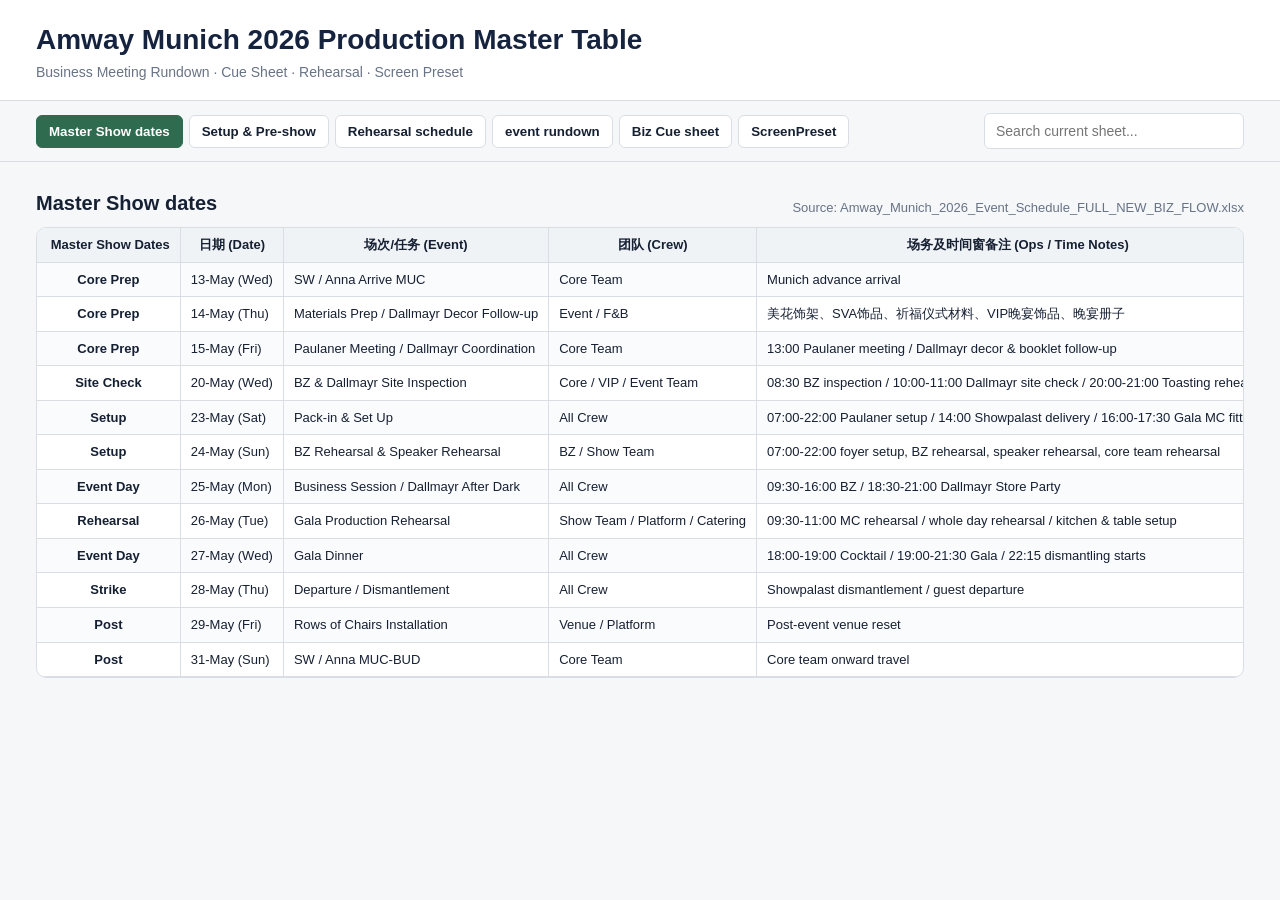
<file: amway-munich-2026-production-master/index.html>
<!doctype html>
<html lang="zh-CN">
<head>
  <meta charset="utf-8" />
  <meta name="viewport" content="width=device-width, initial-scale=1" />
  <title>Amway Munich 2026 Production Master Table</title>
  <style>
    :root {
      --green:#2f6b4f; --navy:#16233f; --gold:#f2b705; --line:#d9dee5;
      --ink:#162033; --muted:#687386; --panel:#ffffff; --bg:#f5f7f9;
    }
    * { box-sizing:border-box; }
    body { margin:0; font-family: Arial, "PingFang SC", "Microsoft YaHei", sans-serif; color:var(--ink); background:var(--bg); }
    header { padding:24px 36px 20px; background:#fff; border-bottom:1px solid var(--line); }
    h1 { margin:0 0 8px; font-size:28px; letter-spacing:0; color:var(--navy); }
    .subtitle { margin:0; color:var(--muted); font-size:14px; }
    .toolbar { position:sticky; top:0; z-index:10; display:flex; gap:10px; align-items:center; padding:12px 36px; background:rgba(245,247,249,.96); border-bottom:1px solid var(--line); }
    .tabs { display:flex; gap:6px; flex-wrap:wrap; }
    button.tab { border:1px solid var(--line); background:#fff; color:var(--ink); padding:8px 12px; border-radius:6px; font-weight:700; cursor:pointer; }
    button.tab.active { background:var(--green); color:#fff; border-color:var(--green); }
    input[type=search] { margin-left:auto; min-width:260px; padding:9px 11px; border:1px solid var(--line); border-radius:6px; font-size:14px; }
    main { padding:22px 36px 42px; }
    section.sheet { display:none; }
    section.sheet.active { display:block; }
    .sheet-title { display:flex; align-items:flex-end; justify-content:space-between; margin:8px 0 12px; }
    .sheet-title h2 { margin:0; font-size:20px; }
    .hint { color:var(--muted); font-size:13px; }
    .table-wrap { overflow:auto; background:#fff; border:1px solid var(--line); border-radius:10px; max-height:calc(100vh - 220px); }
    table { border-collapse:separate; border-spacing:0; width:max-content; min-width:100%; font-size:13px; }
    th,td { border-right:1px solid var(--line); border-bottom:1px solid var(--line); padding:8px 10px; vertical-align:middle; white-space:pre-wrap; line-height:1.35; }
    th { position:sticky; top:0; background:#f0f3f6; color:var(--ink); z-index:2; font-weight:700; }
    .data-table tr:nth-child(even) td { background:#fafbfc; }
    .data-table td:first-child,.data-table th:first-child { text-align:center; font-weight:700; }
    .rundown-list { max-width:980px; display:flex; flex-direction:column; gap:10px; }
    .rundown-item { display:grid; grid-template-columns:170px 1fr; gap:18px; align-items:stretch; background:#fff; border:1px solid var(--line); border-radius:10px; overflow:hidden; }
    .rundown-item .time { padding:18px; background:#eef3f0; color:var(--green); font-weight:800; display:flex; align-items:center; justify-content:center; text-align:center; }
    .run-body { padding:16px 18px; }
    .run-body h3 { margin:0; font-size:18px; }
    .meta { display:flex; gap:10px; flex-wrap:wrap; margin-top:10px; color:var(--muted); font-size:13px; }
    .meta span { background:#f4f6f8; border:1px solid var(--line); border-radius:999px; padding:5px 9px; }
    .cue-list { display:flex; flex-direction:column; gap:10px; max-width:1280px; }
    .cue-card { display:grid; grid-template-columns:120px 1fr; gap:0; background:#fff; border:1px solid var(--line); border-radius:10px; overflow:hidden; }
    .cue-time { background:#f4f6f8; border-right:1px solid var(--line); padding:14px 12px; display:flex; flex-direction:column; gap:6px; align-items:center; justify-content:center; min-height:76px; }
    .cue-time strong { font-size:18px; }
    .cue-time span { color:var(--muted); font-size:13px; font-weight:700; }
    .cue-content { padding:13px 15px 14px; }
    .cue-title { display:flex; gap:10px; align-items:flex-start; }
    .cue-title h3 { margin:0; font-size:16px; line-height:1.35; }
    .cue-no { flex:0 0 auto; min-width:26px; text-align:center; background:var(--navy); color:#fff; border-radius:999px; padding:3px 7px; font-size:12px; font-weight:800; }
    .cue-live { margin-top:6px; color:var(--muted); font-size:13px; }
    .tech-grid { display:grid; grid-template-columns:repeat(auto-fit,minmax(150px,1fr)); gap:7px; margin-top:11px; }
    .tech-chip { border:1px solid var(--line); border-radius:8px; background:#fafbfc; padding:7px 9px; min-height:48px; }
    .tech-chip b { display:block; color:var(--muted); font-size:11px; text-transform:uppercase; margin-bottom:3px; }
    .tech-chip span { font-weight:700; }
    .remark { margin:10px 0 0; color:#415069; font-size:13px; background:#fff8df; border:1px solid #f1df9a; border-radius:8px; padding:8px 9px; }
    .cue-divider { max-width:1280px; text-align:center; background:#111; color:#fff; border-radius:8px; padding:10px 12px; font-weight:800; letter-spacing:.04em; }
    .muted { color:var(--muted); }
    mark { background:#fff09a; padding:0 1px; }
    .empty { display:none; padding:18px; background:#fff; border:1px solid var(--line); border-radius:8px; color:var(--muted); }
    @media (max-width: 900px) {
      header, main, .toolbar { padding-left:16px; padding-right:16px; }
      input[type=search] { min-width:160px; width:100%; margin-left:0; }
      .toolbar { align-items:stretch; flex-direction:column; }
      .rundown-item,.cue-card { grid-template-columns:1fr; }
      .cue-time { border-right:0; border-bottom:1px solid var(--line); flex-direction:row; justify-content:flex-start; }
    }
  </style>
</head>
<body>
  <header>
    <h1>Amway Munich 2026 Production Master Table</h1>
    <p class="subtitle">Business Meeting Rundown · Cue Sheet · Rehearsal · Screen Preset</p>
  </header>
  <div class="toolbar">
    <div class="tabs">
      <button class="tab active" data-sheet="Master Show dates">Master Show dates</button><button class="tab" data-sheet="Setup &amp; Pre-show">Setup &amp; Pre-show</button><button class="tab" data-sheet="Rehearsal schedule">Rehearsal schedule</button><button class="tab" data-sheet="event rundown">event rundown</button><button class="tab" data-sheet="Biz Cue sheet">Biz Cue sheet</button><button class="tab" data-sheet="ScreenPreset">ScreenPreset</button>
    </div>
    <input id="search" type="search" placeholder="Search current sheet..." />
  </div>
  <main>
    <section class="sheet active" data-sheet="Master Show dates"><div class="sheet-title"><h2>Master Show dates</h2><span class="hint">Source: Amway_Munich_2026_Event_Schedule_FULL_NEW_BIZ_FLOW.xlsx</span></div><div class="table-wrap"><table class="data-table"><tr><th > Master Show Dates</th><th >日期 (Date)</th><th >场次/任务 (Event)</th><th >团队 (Crew)</th><th >场务及时间窗备注 (Ops / Time Notes)</th></tr><tr><td >Core Prep</td><td >13-May (Wed)</td><td >SW / Anna Arrive MUC</td><td >Core Team</td><td >Munich advance arrival</td></tr><tr><td >Core Prep</td><td >14-May (Thu)</td><td >Materials Prep / Dallmayr Decor Follow-up</td><td >Event / F&amp;B</td><td >美花饰架、SVA饰品、祈福仪式材料、VIP晚宴饰品、晚宴册子</td></tr><tr><td >Core Prep</td><td >15-May (Fri)</td><td >Paulaner Meeting / Dallmayr Coordination</td><td >Core Team</td><td >13:00 Paulaner meeting / Dallmayr decor &amp; booklet follow-up</td></tr><tr><td >Site Check</td><td >20-May (Wed)</td><td >BZ &amp; Dallmayr Site Inspection</td><td >Core / VIP / Event Team</td><td >08:30 BZ inspection / 10:00-11:00 Dallmayr site check / 20:00-21:00 Toasting rehearsal</td></tr><tr><td >Setup</td><td >23-May (Sat)</td><td >Pack-in &amp; Set Up</td><td >All Crew</td><td >07:00-22:00 Paulaner setup / 14:00 Showpalast delivery / 16:00-17:30 Gala MC fitting</td></tr><tr><td >Setup</td><td >24-May (Sun)</td><td >BZ Rehearsal &amp; Speaker Rehearsal</td><td >BZ / Show Team</td><td >07:00-22:00 foyer setup, BZ rehearsal, speaker rehearsal, core team rehearsal</td></tr><tr><td >Event Day</td><td >25-May (Mon)</td><td >Business Session / Dallmayr After Dark</td><td >All Crew</td><td >09:30-16:00 BZ / 18:30-21:00 Dallmayr Store Party</td></tr><tr><td >Rehearsal</td><td >26-May (Tue)</td><td >Gala Production Rehearsal</td><td >Show Team / Platform / Catering</td><td >09:30-11:00 MC rehearsal / whole day rehearsal / kitchen &amp; table setup</td></tr><tr><td >Event Day</td><td >27-May (Wed)</td><td >Gala Dinner</td><td >All Crew</td><td >18:00-19:00 Cocktail / 19:00-21:30 Gala / 22:15 dismantling starts</td></tr><tr><td >Strike</td><td >28-May (Thu)</td><td >Departure / Dismantlement</td><td >All Crew</td><td >Showpalast dismantlement / guest departure</td></tr><tr><td >Post</td><td >29-May (Fri)</td><td >Rows of Chairs Installation</td><td >Venue / Platform</td><td >Post-event venue reset</td></tr><tr><td >Post</td><td >31-May (Sun)</td><td >SW / Anna MUC-BUD</td><td >Core Team</td><td >Core team onward travel</td></tr></table></div><div class="empty">No rows match this search.</div></section><section class="sheet" data-sheet="Setup &amp; Pre-show"><div class="sheet-title"><h2>Setup &amp; Pre-show</h2><span class="hint">Source: Amway_Munich_2026_Event_Schedule_FULL_NEW_BIZ_FLOW.xlsx</span></div><div class="table-wrap"><table class="data-table"><tr><th >日期 (Date)</th><th >时间 (Time)</th><th >分类 (Category)</th><th >任务/里程碑 (Activity/Milestone)</th><th >涉及团队 (Crew/Target)</th><th >备注 (Notes)</th></tr><tr><td >23-May (Sat)</td><td >07:00-22:00</td><td >Install</td><td >[BIZ] Paulaner pack-in / room &amp; foyer setup</td><td >Venue / Production</td><td >Amway material delivery 09:00</td></tr><tr><td >24-May (Sun)</td><td >AM</td><td >Tech rehearsal</td><td >[BIZ] Business Session technical run</td><td >AV / Show Team</td><td ></td></tr><tr><td >24-May (Sun)</td><td >15:30-21:00</td><td >Rehearsal</td><td >[BIZ] Speaker rehearsal</td><td >Speakers / MC</td><td ></td></tr><tr><td >24-May (Sun)</td><td >21:00-22:00</td><td >Rehearsal</td><td >[BIZ] Amway core team rehearsal</td><td >Core Team</td><td >60 pax</td></tr><tr><td >25-May (Mon)</td><td >07:00-08:00</td><td >Tech rehearsal</td><td >[BIZ] Final technical rehearsal</td><td >AV / Show Team</td><td ></td></tr><tr><td >25-May (Mon)</td><td >08:30-09:30</td><td >Onsite</td><td >[BIZ] Guest arrival / check-in</td><td >FOH / Transpo</td><td ></td></tr><tr><td >25-May (Mon)</td><td >09:30-16:00</td><td >Onsite</td><td >[BIZ] Business Session / Beer Garden lunch / Breakout</td><td >All Crew</td><td >Main activity window</td></tr><tr><td >25-May (Mon)</td><td >16:30</td><td >Turnaround</td><td >[BIZ] Dismantlement</td><td >Ops / Stage Tech</td><td ></td></tr><tr><td >25-May (Mon)</td><td >12:00-17:00</td><td >Install</td><td >[DALLMAYR] Venue setup / AVL / decor / catering preparation</td><td >Venue / AVL / Decor / Catering</td><td >Condensed from ops rundown</td></tr><tr><td >25-May (Mon)</td><td >18:00-18:20</td><td >Rehearsal</td><td >[DALLMAYR] Speaker rehearsal / stage check</td><td >Speaker / Stage / AVL</td><td >If needed</td></tr><tr><td >25-May (Mon)</td><td >18:30-21:00</td><td >Onsite</td><td >[DALLMAYR] After Dark guest activity</td><td >Guests / FOH / Entertainment / Catering</td><td >Opening, speeches, food, interactions</td></tr><tr><td >25-May (Mon)</td><td >21:00-23:00</td><td >Turnaround</td><td >[DALLMAYR] Dismantling / cleaning</td><td >AVL / Decoration / Venue</td><td ></td></tr><tr><td >23-May (Sat)</td><td >14:00-17:30</td><td >Install</td><td >[GALA] Showpalast delivery / site check / MC fitting</td><td >Gala / Venue / Costume</td><td >Backstage entrance</td></tr><tr><td >26-May (Tue)</td><td >09:30-21:00</td><td >Rehearsal</td><td >[GALA] Production rehearsal day</td><td >Show Team / MC / Camera</td><td >MC rehearsal, Beauty Cam, show rehearsal</td></tr><tr><td >27-May (Wed)</td><td >09:30-14:30</td><td >Rehearsal</td><td >[GALA] Full rehearsal / general rehearsal</td><td >Show Team / Platform</td><td >Includes toasting rehearsal</td></tr><tr><td >27-May (Wed)</td><td >15:30-18:00</td><td >Onsite</td><td >[GALA] Crew arrival / final preparation / crew meal</td><td >All Crew / Catering</td><td ></td></tr><tr><td >27-May (Wed)</td><td >18:00-21:30</td><td >Onsite</td><td >[GALA] Gala Dinner</td><td >All Crew</td><td >Cocktail reception + dinner + main show</td></tr><tr><td >27-May (Wed)</td><td >22:15</td><td >Turnaround</td><td >[GALA] Start of dismantling</td><td >Venue / Platform / AVL</td><td ></td></tr></table></div><div class="empty">No rows match this search.</div></section><section class="sheet" data-sheet="Rehearsal schedule"><div class="sheet-title"><h2>Rehearsal schedule</h2><span class="hint">Source: Amway_Munich_2026_Event_Schedule_FULL_NEW_BIZ_FLOW.xlsx</span></div><div class="table-wrap"><table class="data-table"><tr><th >日期 (Date)</th><th >时间 (Time)</th><th >批次 (Wave/Phase)</th><th >任务/环节 (Rehearsal Activity)</th><th >团队 (Crew)</th><th >备注 (Notes &amp; AC Control)</th></tr><tr><td ></td><td ></td><td >BIZ / PAULANER - TECH CHECK &amp; REHEARSAL</td><td ></td><td ></td><td ></td></tr><tr><td >23-May (Sat)</td><td >09:00-12:00</td><td >BIZ Setup</td><td >Room technical setup ready for rehearsal</td><td >AV / Lighting / Audio / Video</td><td >Pre-light, PA line check, screen signal path, FOH position</td></tr><tr><td >23-May (Sat)</td><td >13:00-15:00</td><td >BIZ Tech Check</td><td >Video / PPT / playback ingest &amp; screen test</td><td >Video / PPT / IT</td><td >Main screen, side screen, confidence monitor, playback machine</td></tr><tr><td >23-May (Sat)</td><td >15:00-16:30</td><td >BIZ Tech Check</td><td >Audio / mic / translation / comms check</td><td >Audio / Interpreter / Show Caller</td><td >HH, podium, lav/back-up mic routing; interpreter feed if needed</td></tr><tr><td >23-May (Sat)</td><td >16:30-18:00</td><td >BIZ Tech Check</td><td >Camera / livefeed / DSM / recording check</td><td >Camera / Vision / DSM</td><td >Camera positions, livefeed delay, DSM / timer / notes check</td></tr><tr><td >23-May (Sat)</td><td >18:00-20:00</td><td >BIZ Cue Prep</td><td >Lighting, audio and video cue pre-programming</td><td >Show Caller / AV / LX / Audio</td><td >Target: 24 May can start content cue-to-cue without rebuilding tech</td></tr><tr><td >24-May (Sun)</td><td >12:00-13:00</td><td >BIZ Content Test</td><td >SCO Team - Content Test I</td><td >SCO / Content / AV</td><td ></td></tr><tr><td >24-May (Sun)</td><td >15:30-16:00</td><td >BIZ Content Test</td><td >OCE Team - SVA Content Test</td><td >OCE / SVA / AV</td><td ></td></tr><tr><td >24-May (Sun)</td><td >15:30-16:30</td><td >BIZ Content Test</td><td >SCO Team - Host Speech Test II</td><td >SCO / Host / AV</td><td ></td></tr><tr><td >24-May (Sun)</td><td >16:30-17:00</td><td >BIZ Speaker Rehearsal</td><td >Host speech - Frances</td><td >Frances / MC / Show Caller</td><td ></td></tr><tr><td >24-May (Sun)</td><td >17:00-17:15</td><td >BIZ Speaker Rehearsal</td><td >PM Session 1 - Johnson Han</td><td >Speaker / MC / Show Caller</td><td ></td></tr><tr><td >24-May (Sun)</td><td >17:15-17:30</td><td >BIZ Speaker Rehearsal</td><td >PM Session 2 - Prof. Chen</td><td >Speaker / MC / Show Caller</td><td ></td></tr><tr><td >24-May (Sun)</td><td >17:30-18:00</td><td >BIZ Panel Rehearsal</td><td >Panel 1 - Jeff + 黄高伟、蒋兰兰</td><td >Panel 1 / Moderator / Show Caller</td><td >Dinner after rehearsal</td></tr><tr><td >24-May (Sun)</td><td >20:30-21:00</td><td >BIZ Panel Rehearsal</td><td >Panel 2 - Jenny + 张弘、施华娟</td><td >Panel 2 / Moderator / Show Caller</td><td >Speakers arrive after dinner</td></tr><tr><td >24-May (Sun)</td><td >21:00-22:00</td><td >BIZ Toasting Rehearsal</td><td >Toasting Rehearsal - Amway staff x45</td><td >Amway Staff / Photo Team / Stage</td><td >+ 摄影组</td></tr><tr><td >25-May (Mon)</td><td >07:30-08:30</td><td >BIZ Full Rehearsal</td><td >BZ full rehearsal</td><td >All BZ Show Team</td><td ></td></tr><tr><td >25-May (Mon)</td><td >08:30-08:45</td><td >BIZ Final Check</td><td >SCO Team - Host Speech Test III</td><td >SCO / Host / AV</td><td ></td></tr><tr><td ></td><td ></td><td >DALLMAYR AFTER DARK - REHEARSAL &amp; STAGE CHECK</td><td ></td><td ></td><td ></td></tr><tr><td >25-May (Mon)</td><td >18:00-18:20</td><td >Dallmayr Rehearsal</td><td >Speaker rehearsal / stage check</td><td >Speaker / MC / AVL</td><td >If needed</td></tr><tr><td >25-May (Mon)</td><td >18:00-18:20</td><td >Dallmayr Artist Prep</td><td >Walking Act and Duo Stieglmeier arrival / preparation</td><td >Entertainment / Stage</td><td >Back office + stage readiness</td></tr><tr><td >25-May (Mon)</td><td >18:30-19:00</td><td >Dallmayr Warm-up</td><td >Duo Stieglmeier warm-up performance on stage</td><td >Entertainment / Stage</td><td >Before formal opening</td></tr><tr><td >25-May (Mon)</td><td >18:45-18:50</td><td >Dallmayr MC Check</td><td >MC welcome announcement warm-up</td><td >MC / Show Caller</td><td ></td></tr><tr><td >25-May (Mon)</td><td >19:00-19:15</td><td >Dallmayr Opening Cue</td><td >Opening music, MC, CEO/SVA welcome speech cues</td><td >MC / Speaker / AVL</td><td >Food stop serving during speeches</td></tr><tr><td ></td><td ></td><td >GALA / SHOWPALAST - TECH &amp; SHOW REHEARSAL</td><td ></td><td ></td><td ></td></tr><tr><td >25-May (Mon)</td><td >13:00-15:00</td><td >Gala Tech Prep</td><td >Aerial act technical preparations</td><td >Artist / Rigger / PRG</td><td ></td></tr><tr><td >25-May (Mon)</td><td >15:00-16:30</td><td >Gala Production Meeting</td><td >Showrun &amp; production meeting</td><td >All technical departments</td><td >Uniplan, show calling team, artist manager</td></tr><tr><td >25-May (Mon)</td><td >16:30-18:30</td><td >Gala Tech Run</td><td >Technical run-through / cue-by-cue check</td><td >Video / Sound / Light / CAM</td><td >Content, displays, stream setup, props, backline, risers</td></tr><tr><td >25-May (Mon)</td><td >18:30-19:30</td><td >Gala Kinetics</td><td >Kinetics &amp; Sniffer preparations / rehearsals</td><td >Kinetics / Video / LX</td><td ></td></tr><tr><td >25-May (Mon)</td><td >20:30-21:30</td><td >Gala Tech Rehearsal</td><td >Technical Sniffer rehearsal + Choreo check</td><td >Show Team / Kinetics</td><td ></td></tr><tr><td >25-May (Mon)</td><td >21:30-TBA</td><td >Gala Programming</td><td >Light / media server / sound programming</td><td >LX / Media Server / Audio</td><td >Includes mic checks</td></tr><tr><td >26-May (Tue)</td><td >10:00-11:30</td><td >Gala Rehearsal</td><td >Moderation &amp; Toast staging / main show intro</td><td >MC / Show Team</td><td ></td></tr><tr><td >26-May (Tue)</td><td >11:30-12:30</td><td >Gala Soundcheck</td><td >Twiolins, piano, choir and Robeat soundcheck</td><td >Artists / Sound</td><td ></td></tr><tr><td >26-May (Tue)</td><td >12:30-14:15</td><td >Gala Rehearsal</td><td >Schwanenlied / Jenkins / Aerial bike act</td><td >Artists / Dancers / Rigger</td><td ></td></tr><tr><td >26-May (Tue)</td><td >14:15-14:45</td><td >Gala Camera Rehearsal</td><td >Beauty Cam rehearsal</td><td >Camera / Show Team</td><td ></td></tr><tr><td >26-May (Tue)</td><td >14:45-19:30</td><td >Gala Rehearsal</td><td >Main show music / dance / staging blocks</td><td >All Show Team</td><td >Hunting theme, circle show, Bohemian Rhapsody, This Is Me</td></tr><tr><td >26-May (Tue)</td><td >20:00-21:00</td><td >Gala Rehearsal</td><td >Butterflies with artists and moderation</td><td >Artists / MC / Sniffer / Choir</td><td ></td></tr><tr><td >27-May (Wed)</td><td >09:30-11:30</td><td >Gala Soundcheck</td><td >Dinner show acts soundcheck / Sniffer preparation</td><td >Artists / Sound / LX</td><td ></td></tr><tr><td >27-May (Wed)</td><td >11:30-12:45</td><td >Gala Rehearsal</td><td >Opening show / entrance / toasting / bows</td><td >All Show Team / Dallmayr Waitresses</td><td ></td></tr><tr><td >27-May (Wed)</td><td >12:45-14:30</td><td >Gala General Rehearsal</td><td >General rehearsal main show</td><td >All Show Team</td><td ></td></tr><tr><td >27-May (Wed)</td><td >14:30-15:30</td><td >Gala Rehearsal</td><td >Dinner show run-through</td><td >All Show Team / Catering</td><td ></td></tr><tr><td >27-May (Wed)</td><td >16:00-17:00</td><td >Gala Amway Rehearsal</td><td >Amway staff rehearsal / announcements / cameras</td><td >Amway Staff / Happy Girls / Translators</td><td ></td></tr><tr><td >27-May (Wed)</td><td >17:15-17:45</td><td >Gala Final Tech Check</td><td >Sniffer preparation + light and video check</td><td >Video / LX / Kinetics</td><td ></td></tr></table></div><div class="empty">No rows match this search.</div></section><section class="sheet" data-sheet="event rundown"><div class="sheet-title"><h2>event rundown</h2><span class="hint">Source: Amway_Munich_2026_Event_Schedule_FULL_NEW_BIZ_FLOW.xlsx</span></div><div class="rundown-list">
        <article class="rundown-item searchable">
          <div class="time">09:30 - 09:32</div>
          <div class="run-body">
            <h3>启幕影片</h3>
            <div class="meta">
              <span>Show Team</span>
              <span>2 min</span>
            </div>
          </div>
        </article>
        <article class="rundown-item searchable">
          <div class="time">09:32 - 09:35</div>
          <div class="run-body">
            <h3>主持人开场及介绍嘉宾</h3>
            <div class="meta">
              <span>MC</span>
              <span>3 min</span>
            </div>
          </div>
        </article>
        <article class="rundown-item searchable">
          <div class="time">09:35 - 09:50</div>
          <div class="run-body">
            <h3>主旨报告</h3>
            <div class="meta">
              <span>余总</span>
              <span>15 min</span>
            </div>
          </div>
        </article>
        <article class="rundown-item searchable">
          <div class="time">09:50 - 10:20</div>
          <div class="run-body">
            <h3>抗衰策略分享</h3>
            <div class="meta">
              <span>Johnson Han</span>
              <span>30 min</span>
            </div>
          </div>
        </article>
        <article class="rundown-item searchable">
          <div class="time">10:20 - 10:28</div>
          <div class="run-body">
            <h3>Do you know Amway-4</h3>
            <div class="meta">
              <span>Show Team</span>
              <span>8 min</span>
            </div>
          </div>
        </article>
        <article class="rundown-item searchable">
          <div class="time">10:28 - 11:13</div>
          <div class="run-body">
            <h3>专题一：社群的力量-美花社群模式如何进人、留人和发展人？</h3>
            <div class="meta">
              <span>聂总 + 黄高伟、蒋兰兰</span>
              <span>45 min</span>
            </div>
          </div>
        </article>
        <article class="rundown-item searchable">
          <div class="time">11:13 - 11:58</div>
          <div class="run-body">
            <h3>专题二：解决方案的力量-全面美好生活解决方案融入社群</h3>
            <div class="meta">
              <span>翟总 + 张弘、施华娟</span>
              <span>45 min</span>
            </div>
          </div>
        </article>
        <article class="rundown-item searchable">
          <div class="time">11:58 - 12:00</div>
          <div class="run-body">
            <h3>研讨会宣传影片</h3>
            <div class="meta">
              <span>Show Team</span>
              <span>2 min</span>
            </div>
          </div>
        </article>
        <article class="rundown-item searchable">
          <div class="time">12:00 - 12:15</div>
          <div class="run-body">
            <h3>史提夫主席演讲（同传）</h3>
            <div class="meta">
              <span>史提夫主席</span>
              <span>15 min</span>
            </div>
          </div>
        </article>
        <article class="rundown-item searchable">
          <div class="time">12:15 - 12:25</div>
          <div class="run-body">
            <h3>啤酒节开桶祝酒仪式</h3>
            <div class="meta">
              <span>前排嘉宾上台</span>
              <span>10 min</span>
            </div>
          </div>
        </article>
        <article class="rundown-item searchable">
          <div class="time">12:25 - 12:30</div>
          <div class="run-body">
            <h3>主持人结束语</h3>
            <div class="meta">
              <span>MC</span>
              <span>5 min</span>
            </div>
          </div>
        </article>
        <article class="rundown-item searchable">
          <div class="time">12:30 - 14:00</div>
          <div class="run-body">
            <h3>啤酒花园午餐</h3>
            <div class="meta">
              <span>Show Team</span>
              <span>90 min</span>
            </div>
          </div>
        </article>
        <article class="rundown-item searchable">
          <div class="time">14:00 - 15:30</div>
          <div class="run-body">
            <h3>德国历史及艺术讲座</h3>
            <div class="meta">
              <span>陈钢林教授</span>
              <span>90 min</span>
            </div>
          </div>
        </article></div><div class="empty">No rows match this search.</div><div class="empty">No rows match this search.</div></section><section class="sheet" data-sheet="Biz Cue sheet"><div class="sheet-title"><h2>Biz Cue sheet</h2><span class="hint">Source: Amway_Munich_2026_Event_Schedule_FULL_NEW_BIZ_FLOW.xlsx</span></div><div class="cue-list">
        <article class="cue-card searchable">
          <div class="cue-time"><strong>08:30</strong><span>60</span></div>
          <div class="cue-content">
            <div class="cue-title"><span class="cue-no">2</span><h3>Door open / Guest arrival</h3></div>
            <div class="cue-live"></div>
            <div class="tech-grid"><div class="tech-chip"><b>Audio</b><span>BGM</span></div><div class="tech-chip"><b>E2</b><span>Preset 1</span></div><div class="tech-chip"><b>Main</b><span>KV</span></div><div class="tech-chip"><b>Delay</b><span>KV</span></div><div class="tech-chip"><b>DSM</b><span>DSM Preset 1</span></div><div class="tech-chip"><b>LX</b><span>LX - walk in 2 presets</span></div></div>
            <p class="remark">Check podium / step / podium mic</p>
          </div>
        </article>
        <article class="cue-card searchable">
          <div class="cue-time"><span class='muted'>follow</span></div>
          <div class="cue-content">
            <div class="cue-title"><span class="cue-no">3</span><h3>MC Stand by VO 10mins, 5mins, 2mins</h3></div>
            <div class="cue-live">MC · MC</div>
            <div class="tech-grid"><div class="tech-chip"><b>Audio</b><span>HH 01 - MC VO</span></div><div class="tech-chip"><b>E2</b><span>Preset 1</span></div><div class="tech-chip"><b>Main</b><span>Housekeeping loop</span></div><div class="tech-chip"><b>Delay</b><span>KV</span></div><div class="tech-chip"><b>DSM</b><span>DSM Preset 1</span></div><div class="tech-chip"><b>LX</b><span>LX - walk in 2 presets</span></div></div>
            <p class="remark">Wifi / seating reminder loop</p>
          </div>
        </article>
        <article class="cue-card searchable">
          <div class="cue-time"><span class='muted'>follow</span><span>2</span></div>
          <div class="cue-content">
            <div class="cue-title"><span class="cue-no">4</span><h3>VT01 - Code of Conduct / 行为规范影片</h3></div>
            <div class="cue-live">AV</div>
            <div class="tech-grid"><div class="tech-chip"><b>Audio</b><span>Audio VT</span></div><div class="tech-chip"><b>E2</b><span>Preset 1</span></div><div class="tech-chip"><b>Main</b><span>VT01 - Code of Conduct</span></div><div class="tech-chip"><b>Delay</b><span>VT01 - Code of Conduct</span></div><div class="tech-chip"><b>DSM</b><span>DSM Preset 3</span></div><div class="tech-chip"><b>LX</b><span>LX - walk in 2 presets</span></div></div>
            <p class="remark">During guest arrival / before opening</p>
          </div>
        </article>
        <article class="cue-card searchable">
          <div class="cue-time"><strong>09:30</strong><span>2</span></div>
          <div class="cue-content">
            <div class="cue-title"><span class="cue-no">5</span><h3>VT02 - Opening Video / 启幕影片</h3></div>
            <div class="cue-live">AV</div>
            <div class="tech-grid"><div class="tech-chip"><b>Audio</b><span>Audio VT</span></div><div class="tech-chip"><b>E2</b><span>Preset 1</span></div><div class="tech-chip"><b>Main</b><span>VT02 - Opening</span></div><div class="tech-chip"><b>Delay</b><span>KV</span></div><div class="tech-chip"><b>DSM</b><span>DSM Preset 3</span></div><div class="tech-chip"><b>LX</b><span>LX - Opening</span></div></div>
            
          </div>
        </article>
        <article class="cue-card searchable">
          <div class="cue-time"><span class='muted'>follow</span></div>
          <div class="cue-content">
            <div class="cue-title"><span class="cue-no">6</span><h3>MC goes on stage</h3></div>
            <div class="cue-live">MC</div>
            <div class="tech-grid"><div class="tech-chip"><b>Audio</b><span>HH 01 - Emcee</span></div><div class="tech-chip"><b>E2</b><span>Preset 1</span></div><div class="tech-chip"><b>Main</b><span>KV</span></div><div class="tech-chip"><b>Delay</b><span>KV</span></div><div class="tech-chip"><b>DSM</b><span>DSM Preset 1</span></div><div class="tech-chip"><b>LX</b><span>LX - stage</span></div></div>
            
          </div>
        </article>
        <article class="cue-card searchable">
          <div class="cue-time"><strong>09:32</strong><span>3</span></div>
          <div class="cue-content">
            <div class="cue-title"><span class="cue-no">7</span><h3>MC opening &amp; guest introduction / 主持人开场及介绍嘉宾</h3></div>
            <div class="cue-live">MC · MC</div>
            <div class="tech-grid"><div class="tech-chip"><b>Audio</b><span>HH 01 - Emcee</span></div><div class="tech-chip"><b>E2</b><span>Preset 3</span></div><div class="tech-chip"><b>Main</b><span>KV</span></div><div class="tech-chip"><b>Delay</b><span>KV</span></div><div class="tech-chip"><b>DSM</b><span>DSM Preset 1</span></div><div class="tech-chip"><b>LX</b><span>LX - stage</span></div></div>
            
          </div>
        </article>
        <article class="cue-card searchable">
          <div class="cue-time"><span class='muted'>follow</span></div>
          <div class="cue-content">
            <div class="cue-title"><span class="cue-no">8</span><h3>VIP Announcement / VIP guests stand &amp; greet audience</h3></div>
            <div class="cue-live">MC · MC</div>
            <div class="tech-grid"><div class="tech-chip"><b>Audio</b><span>HH 01 - Emcee</span></div><div class="tech-chip"><b>E2</b><span>Preset 5</span></div><div class="tech-chip"><b>Main</b><span>IMAG Camera PIP</span></div><div class="tech-chip"><b>Delay</b><span>LiveFeed</span></div><div class="tech-chip"><b>DSM</b><span>DSM Preset 2</span></div><div class="tech-chip"><b>Notes</b><span>VIP Announcement Notes</span></div><div class="tech-chip"><b>LX</b><span>LX - VIP</span></div></div>
            <p class="remark">VIP area light up / audience greet</p>
          </div>
        </article>
        <article class="cue-card searchable">
          <div class="cue-time"><span class='muted'>follow</span></div>
          <div class="cue-content">
            <div class="cue-title"><span class="cue-no">9</span><h3>Camera capture VIP area / IMAG close-up</h3></div>
            <div class="cue-live">Camera · VIP guests</div>
            <div class="tech-grid"><div class="tech-chip"><b>Audio</b><span>Audio - VIP / HH 01</span></div><div class="tech-chip"><b>E2</b><span>Preset 5</span></div><div class="tech-chip"><b>Main</b><span>IMAG Camera PIP</span></div><div class="tech-chip"><b>Delay</b><span>LiveFeed</span></div><div class="tech-chip"><b>DSM</b><span>DSM Preset 2</span></div><div class="tech-chip"><b>Notes</b><span>VIP Announcement Notes</span></div><div class="tech-chip"><b>LX</b><span>LX - VIP</span></div></div>
            <p class="remark">Camera picks up VIP standing and greeting audience</p>
          </div>
        </article>
        <article class="cue-card searchable">
          <div class="cue-time"><strong>09:35</strong><span>1:00</span></div>
          <div class="cue-content">
            <div class="cue-title"><span class="cue-no">10</span><h3>MC introduce Frances Yu keynote / 主持人介绍余总上台</h3></div>
            <div class="cue-live">MC · MC</div>
            <div class="tech-grid"><div class="tech-chip"><b>Audio</b><span>HH 01 - Emcee</span></div><div class="tech-chip"><b>E2</b><span>Preset 1</span></div><div class="tech-chip"><b>Main</b><span>KV</span></div><div class="tech-chip"><b>Delay</b><span>KV</span></div><div class="tech-chip"><b>DSM</b><span>DSM Preset 2</span></div><div class="tech-chip"><b>LX</b><span>LX - stage</span></div></div>
            <p class="remark">Introduce keynote + invite Frances Yu to stage</p>
          </div>
        </article>
        <article class="cue-card searchable">
          <div class="cue-time"><strong>09:36</strong><span>0:30</span></div>
          <div class="cue-content">
            <div class="cue-title"><span class="cue-no">11</span><h3>Frances Yu walk up</h3></div>
            <div class="cue-live">余总 Frances Yu</div>
            <div class="tech-grid"><div class="tech-chip"><b>Audio</b><span>Audio - Bumper1</span></div><div class="tech-chip"><b>E2</b><span>Preset 3</span></div><div class="tech-chip"><b>Main</b><span>VT Bumper 1</span></div><div class="tech-chip"><b>Delay</b><span>LiveFeed</span></div><div class="tech-chip"><b>DSM</b><span>DSM Preset 2</span></div><div class="tech-chip"><b>LX</b><span>LX - bumper</span></div></div>
            <p class="remark">Frances Yu walk-up / podium ready</p>
          </div>
        </article>
        <article class="cue-card searchable">
          <div class="cue-time"><strong>09:36:30</strong><span>13:30</span></div>
          <div class="cue-content">
            <div class="cue-title"><span class="cue-no">12</span><h3>主旨报告 / Frances Yu keynote</h3></div>
            <div class="cue-live">MC · 余总 Frances Yu</div>
            <div class="tech-grid"><div class="tech-chip"><b>Audio</b><span>HH 02</span></div><div class="tech-chip"><b>E2</b><span>Preset 2</span></div><div class="tech-chip"><b>Main</b><span>PPT 101 full screen</span></div><div class="tech-chip"><b>Delay</b><span>PPT 101</span></div><div class="tech-chip"><b>DSM</b><span>DSM Preset 2</span></div><div class="tech-chip"><b>Notes</b><span>Notes 101</span></div><div class="tech-chip"><b>LX</b><span>LX - podium</span></div></div>
            <p class="remark">Timer 13:30 / total segment 15mins incl. intro + walk-up</p>
          </div>
        </article>
        <article class="cue-card searchable">
          <div class="cue-time"><span class='muted'>follow</span></div>
          <div class="cue-content">
            <div class="cue-title"><span class="cue-no">13</span><h3>Speaker walk off / MC walk on stage</h3></div>
            <div class="cue-live">MC</div>
            <div class="tech-grid"><div class="tech-chip"><b>Audio</b><span>Audio - Bumper1</span></div><div class="tech-chip"><b>E2</b><span>Preset 1</span></div><div class="tech-chip"><b>Main</b><span>KV</span></div><div class="tech-chip"><b>Delay</b><span>KV</span></div><div class="tech-chip"><b>DSM</b><span>DSM Preset 1</span></div><div class="tech-chip"><b>LX</b><span>LX - bumper</span></div></div>
            
          </div>
        </article>
        <article class="cue-card searchable">
          <div class="cue-time"><strong>09:50</strong><span>30</span></div>
          <div class="cue-content">
            <div class="cue-title"><span class="cue-no">14</span><h3>MC introduce Anti-aging Strategy Sharing / 抗衰策略分享</h3></div>
            <div class="cue-live">MC</div>
            <div class="tech-grid"><div class="tech-chip"><b>Audio</b><span>HH 01 - Emcee</span></div><div class="tech-chip"><b>E2</b><span>Preset 1</span></div><div class="tech-chip"><b>Main</b><span>KV</span></div><div class="tech-chip"><b>Delay</b><span>KV</span></div><div class="tech-chip"><b>DSM</b><span>DSM Preset 1</span></div><div class="tech-chip"><b>LX</b><span>LX - stage</span></div></div>
            
          </div>
        </article>
        <article class="cue-card searchable">
          <div class="cue-time"><span class='muted'>follow</span></div>
          <div class="cue-content">
            <div class="cue-title"><span class="cue-no">15</span><h3>Johnson Han walk up</h3></div>
            <div class="cue-live">Johnson Han</div>
            <div class="tech-grid"><div class="tech-chip"><b>Audio</b><span>Audio - Bumper3</span></div><div class="tech-chip"><b>E2</b><span>Preset 3</span></div><div class="tech-chip"><b>Main</b><span>VT Bumper 3</span></div><div class="tech-chip"><b>Delay</b><span>LiveFeed</span></div><div class="tech-chip"><b>DSM</b><span>DSM Preset 3</span></div><div class="tech-chip"><b>LX</b><span>LX - bumper</span></div></div>
            
          </div>
        </article>
        <article class="cue-card searchable">
          <div class="cue-time"><span class='muted'>follow</span></div>
          <div class="cue-content">
            <div class="cue-title"><span class="cue-no">16</span><h3>Anti-aging Strategy Sharing / 抗衰策略分享</h3></div>
            <div class="cue-live">Johnson Han</div>
            <div class="tech-grid"><div class="tech-chip"><b>Audio</b><span>HH 03</span></div><div class="tech-chip"><b>E2</b><span>Preset 2</span></div><div class="tech-chip"><b>Main</b><span>PPT 103 full screen</span></div><div class="tech-chip"><b>Delay</b><span>PPT 103</span></div><div class="tech-chip"><b>DSM</b><span>DSM Preset 2</span></div><div class="tech-chip"><b>Notes</b><span>Notes 104</span></div><div class="tech-chip"><b>LX</b><span>LX - podium</span></div></div>
            <p class="remark">Timer 30mins</p>
          </div>
        </article>
        <article class="cue-card searchable">
          <div class="cue-time"><span class='muted'>follow</span></div>
          <div class="cue-content">
            <div class="cue-title"><span class="cue-no">17</span><h3>Johnson Han walk off / MC walk on stage</h3></div>
            <div class="cue-live">MC</div>
            <div class="tech-grid"><div class="tech-chip"><b>Audio</b><span>Audio - Bumper3</span></div><div class="tech-chip"><b>E2</b><span>Preset 1</span></div><div class="tech-chip"><b>Main</b><span>KV</span></div><div class="tech-chip"><b>Delay</b><span>KV</span></div><div class="tech-chip"><b>DSM</b><span>DSM Preset 1</span></div><div class="tech-chip"><b>LX</b><span>LX - bumper</span></div></div>
            
          </div>
        </article>
        <article class="cue-card searchable">
          <div class="cue-time"><strong>10:20</strong><span>8</span></div>
          <div class="cue-content">
            <div class="cue-title"><span class="cue-no">18</span><h3>MC intro VT03 - Do you know Amway-4</h3></div>
            <div class="cue-live">MC</div>
            <div class="tech-grid"><div class="tech-chip"><b>Audio</b><span>HH 01 - Emcee</span></div><div class="tech-chip"><b>E2</b><span>Preset 1</span></div><div class="tech-chip"><b>Main</b><span>KV</span></div><div class="tech-chip"><b>Delay</b><span>KV</span></div><div class="tech-chip"><b>DSM</b><span>DSM Preset 3</span></div><div class="tech-chip"><b>LX</b><span>LX - stage</span></div></div>
            
          </div>
        </article>
        <article class="cue-card searchable">
          <div class="cue-time"><span class='muted'>follow</span></div>
          <div class="cue-content">
            <div class="cue-title"><span class="cue-no">19</span><h3>VT03 - Do you know Amway-4</h3></div>
            <div class="cue-live">VT</div>
            <div class="tech-grid"><div class="tech-chip"><b>Audio</b><span>Audio VT</span></div><div class="tech-chip"><b>E2</b><span>Preset 1</span></div><div class="tech-chip"><b>Main</b><span>VT03 - Do you know Amway-4</span></div><div class="tech-chip"><b>Delay</b><span>VT03 - Do you know Amway-4</span></div><div class="tech-chip"><b>DSM</b><span>DSM Preset 3</span></div><div class="tech-chip"><b>LX</b><span>LX - fade</span></div></div>
            
          </div>
        </article>
        <article class="cue-card searchable">
          <div class="cue-time"><span class='muted'>follow</span></div>
          <div class="cue-content">
            <div class="cue-title"><span class="cue-no">20</span><h3>MC walk up to stage</h3></div>
            <div class="cue-live">MC</div>
            <div class="tech-grid"><div class="tech-chip"><b>Audio</b><span>HH 01 - Emcee</span></div><div class="tech-chip"><b>E2</b><span>Preset 1</span></div><div class="tech-chip"><b>Main</b><span>KV</span></div><div class="tech-chip"><b>Delay</b><span>KV</span></div><div class="tech-chip"><b>DSM</b><span>DSM Preset 1</span></div><div class="tech-chip"><b>LX</b><span>LX - stage</span></div></div>
            
          </div>
        </article>
        <article class="cue-card searchable">
          <div class="cue-time"><strong>10:28</strong><span>45</span></div>
          <div class="cue-content">
            <div class="cue-title"><span class="cue-no">21</span><h3>MC introduce Panel 1 / 专题一：社群的力量</h3></div>
            <div class="cue-live">MC · MC</div>
            <div class="tech-grid"><div class="tech-chip"><b>Audio</b><span>HH 01 - Emcee</span></div><div class="tech-chip"><b>E2</b><span>Preset 1</span></div><div class="tech-chip"><b>Main</b><span>KV</span></div><div class="tech-chip"><b>Delay</b><span>KV</span></div><div class="tech-chip"><b>DSM</b><span>DSM Preset 1</span></div><div class="tech-chip"><b>LX</b><span>LX - stage</span></div></div>
            <p class="remark">Chair / HH / water / clicker ON</p>
          </div>
        </article>
        <article class="cue-card searchable">
          <div class="cue-time"><span class='muted'>follow</span></div>
          <div class="cue-content">
            <div class="cue-title"><span class="cue-no">22</span><h3>Moderator Jeff Nie walk up</h3></div>
            <div class="cue-live">Moderator: Jeff Nie</div>
            <div class="tech-grid"><div class="tech-chip"><b>Audio</b><span>Audio - Bumper4</span></div><div class="tech-chip"><b>E2</b><span>Preset 3</span></div><div class="tech-chip"><b>Main</b><span>VT Bumper 4</span></div><div class="tech-chip"><b>Delay</b><span>LiveFeed</span></div><div class="tech-chip"><b>DSM</b><span>DSM Preset 3</span></div><div class="tech-chip"><b>LX</b><span>LX - bumper</span></div></div>
            
          </div>
        </article>
        <article class="cue-card searchable">
          <div class="cue-time"><span class='muted'>follow</span></div>
          <div class="cue-content">
            <div class="cue-title"><span class="cue-no">23</span><h3>Moderator intro Panel 1 speakers</h3></div>
            <div class="cue-live">Jeff Nie</div>
            <div class="tech-grid"><div class="tech-chip"><b>Audio</b><span>HH 02</span></div><div class="tech-chip"><b>E2</b><span>Preset 2</span></div><div class="tech-chip"><b>Main</b><span>PPT 104</span></div><div class="tech-chip"><b>Delay</b><span>PPT 105</span></div><div class="tech-chip"><b>DSM</b><span>DSM Preset 2</span></div><div class="tech-chip"><b>Notes</b><span>Notes 105</span></div><div class="tech-chip"><b>LX</b><span>LX - Panel</span></div></div>
            <p class="remark">Timer 45mins</p>
          </div>
        </article>
        <article class="cue-card searchable">
          <div class="cue-time"><span class='muted'>follow</span></div>
          <div class="cue-content">
            <div class="cue-title"><span class="cue-no">24</span><h3>Panel 1 speakers walk up</h3></div>
            <div class="cue-live">黄高伟、蒋兰兰</div>
            <div class="tech-grid"><div class="tech-chip"><b>Audio</b><span>Audio - Bumper4</span></div><div class="tech-chip"><b>E2</b><span>Preset 3</span></div><div class="tech-chip"><b>Main</b><span>VT Bumper 405</span></div><div class="tech-chip"><b>Delay</b><span>LiveFeed</span></div><div class="tech-chip"><b>DSM</b><span>DSM Preset 3</span></div><div class="tech-chip"><b>LX</b><span>LX - bumper</span></div></div>
            
          </div>
        </article>
        <article class="cue-card searchable">
          <div class="cue-time"><span class='muted'>follow</span></div>
          <div class="cue-content">
            <div class="cue-title"><span class="cue-no">25</span><h3>Panel 1 discussion / 美花社群模式如何进人、留人和发展人</h3></div>
            <div class="cue-live">Jeff Nie + 黄高伟 + 蒋兰兰</div>
            <div class="tech-grid"><div class="tech-chip"><b>Audio</b><span>HH 02-04</span></div><div class="tech-chip"><b>E2</b><span>Preset 2</span></div><div class="tech-chip"><b>Main</b><span>PPT 104</span></div><div class="tech-chip"><b>Delay</b><span>PPT 104</span></div><div class="tech-chip"><b>DSM</b><span>DSM Preset 2</span></div><div class="tech-chip"><b>Notes</b><span>Notes 105</span></div><div class="tech-chip"><b>LX</b><span>LX - Panel</span></div></div>
            
          </div>
        </article>
        <article class="cue-card searchable">
          <div class="cue-time"><span class='muted'>follow</span></div>
          <div class="cue-content">
            <div class="cue-title"><span class="cue-no">26</span><h3>Panel 1 discussion - livefeed</h3></div>
            <div class="cue-live"></div>
            <div class="tech-grid"><div class="tech-chip"><b>Audio</b><span>HH 02-04</span></div><div class="tech-chip"><b>E2</b><span>Preset 5</span></div><div class="tech-chip"><b>Main</b><span>PPT 104</span></div><div class="tech-chip"><b>Delay</b><span>PPT 104</span></div><div class="tech-chip"><b>DSM</b><span>DSM Preset 4</span></div><div class="tech-chip"><b>Notes</b><span>Panel Notes</span></div><div class="tech-chip"><b>LX</b><span>LX - Panel</span></div></div>
            
          </div>
        </article>
        <article class="cue-card searchable">
          <div class="cue-time"><span class='muted'>follow</span></div>
          <div class="cue-content">
            <div class="cue-title"><span class="cue-no">27</span><h3>Panel 1 walk off / MC walk on stage</h3></div>
            <div class="cue-live">MC</div>
            <div class="tech-grid"><div class="tech-chip"><b>Audio</b><span>Audio - Bumper4</span></div><div class="tech-chip"><b>E2</b><span>Preset 1</span></div><div class="tech-chip"><b>Main</b><span>KV</span></div><div class="tech-chip"><b>Delay</b><span>KV</span></div><div class="tech-chip"><b>DSM</b><span>DSM Preset 1</span></div><div class="tech-chip"><b>LX</b><span>LX - bumper</span></div></div>
            <p class="remark">Chair / HH / water / clicker OFF</p>
          </div>
        </article>
        <article class="cue-card searchable">
          <div class="cue-time"><strong>11:13</strong><span>45</span></div>
          <div class="cue-content">
            <div class="cue-title"><span class="cue-no">28</span><h3>MC introduce Panel 2 / 专题二：解决方案的力量</h3></div>
            <div class="cue-live">MC · MC</div>
            <div class="tech-grid"><div class="tech-chip"><b>Audio</b><span>HH 01 - Emcee</span></div><div class="tech-chip"><b>E2</b><span>Preset 1</span></div><div class="tech-chip"><b>Main</b><span>KV</span></div><div class="tech-chip"><b>Delay</b><span>KV</span></div><div class="tech-chip"><b>DSM</b><span>DSM Preset 1</span></div><div class="tech-chip"><b>LX</b><span>LX - stage</span></div></div>
            <p class="remark">Chair / HH / water / clicker ON</p>
          </div>
        </article>
        <article class="cue-card searchable">
          <div class="cue-time"><span class='muted'>follow</span></div>
          <div class="cue-content">
            <div class="cue-title"><span class="cue-no">29</span><h3>Moderator Jenny Zhai walk up</h3></div>
            <div class="cue-live">Moderator: Jenny Zhai</div>
            <div class="tech-grid"><div class="tech-chip"><b>Audio</b><span>Audio - Bumper5</span></div><div class="tech-chip"><b>E2</b><span>Preset 3</span></div><div class="tech-chip"><b>Main</b><span>VT panel1</span></div><div class="tech-chip"><b>Delay</b><span>LiveFeed</span></div><div class="tech-chip"><b>DSM</b><span>DSM Preset 3</span></div><div class="tech-chip"><b>LX</b><span>LX - bumper</span></div></div>
            
          </div>
        </article>
        <article class="cue-card searchable">
          <div class="cue-time"><span class='muted'>follow</span></div>
          <div class="cue-content">
            <div class="cue-title"><span class="cue-no">30</span><h3>Moderator intro Panel 2 speakers</h3></div>
            <div class="cue-live">Jenny Zhai</div>
            <div class="tech-grid"><div class="tech-chip"><b>Audio</b><span>HH 02</span></div><div class="tech-chip"><b>E2</b><span>Preset 2</span></div><div class="tech-chip"><b>Main</b><span>PPT 105</span></div><div class="tech-chip"><b>Delay</b><span>PPT 105</span></div><div class="tech-chip"><b>DSM</b><span>DSM Preset 2</span></div><div class="tech-chip"><b>Notes</b><span>Notes 103</span></div><div class="tech-chip"><b>LX</b><span>LX - Panel</span></div></div>
            <p class="remark">Timer 45mins</p>
          </div>
        </article>
        <article class="cue-card searchable">
          <div class="cue-time"><span class='muted'>follow</span></div>
          <div class="cue-content">
            <div class="cue-title"><span class="cue-no">31</span><h3>Panel 2 speakers walk up</h3></div>
            <div class="cue-live">张弘、施华娟</div>
            <div class="tech-grid"><div class="tech-chip"><b>Audio</b><span>Audio - Bumper5</span></div><div class="tech-chip"><b>E2</b><span>Preset 3</span></div><div class="tech-chip"><b>Main</b><span>VT panel2</span></div><div class="tech-chip"><b>Delay</b><span>LiveFeed</span></div><div class="tech-chip"><b>DSM</b><span>DSM Preset 3</span></div><div class="tech-chip"><b>LX</b><span>LX - bumper</span></div></div>
            
          </div>
        </article>
        <article class="cue-card searchable">
          <div class="cue-time"><span class='muted'>follow</span></div>
          <div class="cue-content">
            <div class="cue-title"><span class="cue-no">32</span><h3>Panel 2 discussion / 全面美好生活解决方案融入社群</h3></div>
            <div class="cue-live">Jenny Zhai + 张弘 + 施华娟</div>
            <div class="tech-grid"><div class="tech-chip"><b>Audio</b><span>HH 02-04</span></div><div class="tech-chip"><b>E2</b><span>Preset 2</span></div><div class="tech-chip"><b>Main</b><span>PPT 105</span></div><div class="tech-chip"><b>Delay</b><span>PPT 105</span></div><div class="tech-chip"><b>DSM</b><span>DSM Preset 2</span></div><div class="tech-chip"><b>Notes</b><span>Notes 103</span></div><div class="tech-chip"><b>LX</b><span>LX - Panel</span></div></div>
            
          </div>
        </article>
        <article class="cue-card searchable">
          <div class="cue-time"><span class='muted'>follow</span></div>
          <div class="cue-content">
            <div class="cue-title"><span class="cue-no">33</span><h3>Panel 2 discussion - livefeed</h3></div>
            <div class="cue-live"></div>
            <div class="tech-grid"><div class="tech-chip"><b>Audio</b><span>HH 02-04</span></div><div class="tech-chip"><b>E2</b><span>Preset 5</span></div><div class="tech-chip"><b>Main</b><span>PPT 105</span></div><div class="tech-chip"><b>Delay</b><span>PPT 105</span></div><div class="tech-chip"><b>DSM</b><span>DSM Preset 4</span></div><div class="tech-chip"><b>Notes</b><span>Panel Notes</span></div><div class="tech-chip"><b>LX</b><span>LX - Panel</span></div></div>
            
          </div>
        </article>
        <article class="cue-card searchable">
          <div class="cue-time"><span class='muted'>follow</span></div>
          <div class="cue-content">
            <div class="cue-title"><span class="cue-no">34</span><h3>Panel 2 walk off / MC walk on stage</h3></div>
            <div class="cue-live">MC</div>
            <div class="tech-grid"><div class="tech-chip"><b>Audio</b><span>Audio - Bumper5</span></div><div class="tech-chip"><b>E2</b><span>Preset 1</span></div><div class="tech-chip"><b>Main</b><span>KV</span></div><div class="tech-chip"><b>Delay</b><span>KV</span></div><div class="tech-chip"><b>DSM</b><span>DSM Preset 1</span></div><div class="tech-chip"><b>LX</b><span>LX - bumper</span></div></div>
            <p class="remark">Chair / HH / water / clicker OFF</p>
          </div>
        </article>
        <article class="cue-card searchable">
          <div class="cue-time"><strong>11:58</strong><span>2</span></div>
          <div class="cue-content">
            <div class="cue-title"><span class="cue-no">35</span><h3>MC intro VT04 - 研讨会宣传影片 (PY25/26 D/I Lisbon)</h3></div>
            <div class="cue-live">MC</div>
            <div class="tech-grid"><div class="tech-chip"><b>Audio</b><span>HH 01 - Emcee</span></div><div class="tech-chip"><b>E2</b><span>Preset 1</span></div><div class="tech-chip"><b>Main</b><span>KV</span></div><div class="tech-chip"><b>Delay</b><span>KV</span></div><div class="tech-chip"><b>DSM</b><span>DSM Preset 3</span></div><div class="tech-chip"><b>LX</b><span>LX - stage</span></div></div>
            
          </div>
        </article>
        <article class="cue-card searchable">
          <div class="cue-time"><span class='muted'>follow</span></div>
          <div class="cue-content">
            <div class="cue-title"><span class="cue-no">36</span><h3>VT04 - 研讨会宣传影片 (PY25/26 D/I Lisbon)</h3></div>
            <div class="cue-live">VT</div>
            <div class="tech-grid"><div class="tech-chip"><b>Audio</b><span>Audio VT</span></div><div class="tech-chip"><b>E2</b><span>Preset 1</span></div><div class="tech-chip"><b>Main</b><span>VT04 - Lisbon</span></div><div class="tech-chip"><b>Delay</b><span>VT04 - Lisbon</span></div><div class="tech-chip"><b>DSM</b><span>DSM Preset 3</span></div><div class="tech-chip"><b>LX</b><span>LX - fade</span></div></div>
            
          </div>
        </article>
        <article class="cue-card searchable">
          <div class="cue-time"><span class='muted'>follow</span></div>
          <div class="cue-content">
            <div class="cue-title"><span class="cue-no">37</span><h3>MC walk up to stage</h3></div>
            <div class="cue-live">MC</div>
            <div class="tech-grid"><div class="tech-chip"><b>Audio</b><span>HH 01 - Emcee</span></div><div class="tech-chip"><b>E2</b><span>Preset 1</span></div><div class="tech-chip"><b>Main</b><span>KV</span></div><div class="tech-chip"><b>Delay</b><span>KV</span></div><div class="tech-chip"><b>DSM</b><span>DSM Preset 1</span></div><div class="tech-chip"><b>LX</b><span>LX - stage</span></div></div>
            
          </div>
        </article>
        <article class="cue-card searchable">
          <div class="cue-time"><strong>12:00</strong><span>15</span></div>
          <div class="cue-content">
            <div class="cue-title"><span class="cue-no">38</span><h3>MC introduce Steve Chairman Speech / 史提夫主席演讲（同传）</h3></div>
            <div class="cue-live">MC</div>
            <div class="tech-grid"><div class="tech-chip"><b>Audio</b><span>HH 01 - Emcee</span></div><div class="tech-chip"><b>E2</b><span>Preset 1</span></div><div class="tech-chip"><b>Main</b><span>KV</span></div><div class="tech-chip"><b>Delay</b><span>KV</span></div><div class="tech-chip"><b>DSM</b><span>DSM Preset 1</span></div><div class="tech-chip"><b>LX</b><span>LX - stage</span></div></div>
            
          </div>
        </article>
        <article class="cue-card searchable">
          <div class="cue-time"><span class='muted'>follow</span></div>
          <div class="cue-content">
            <div class="cue-title"><span class="cue-no">39</span><h3>Steve Chairman walk up</h3></div>
            <div class="cue-live">Steve Van Andel</div>
            <div class="tech-grid"><div class="tech-chip"><b>Audio</b><span>Audio - Bumper2</span></div><div class="tech-chip"><b>E2</b><span>Preset 3</span></div><div class="tech-chip"><b>Main</b><span>VT Bumper 2</span></div><div class="tech-chip"><b>Delay</b><span>LiveFeed</span></div><div class="tech-chip"><b>DSM</b><span>DSM Preset 3</span></div><div class="tech-chip"><b>LX</b><span>LX - bumper</span></div></div>
            
          </div>
        </article>
        <article class="cue-card searchable">
          <div class="cue-time"><span class='muted'>follow</span></div>
          <div class="cue-content">
            <div class="cue-title"><span class="cue-no">40</span><h3>Steve Chairman Speech</h3></div>
            <div class="cue-live">Steve Van Andel</div>
            <div class="tech-grid"><div class="tech-chip"><b>Audio</b><span>Lapel</span></div><div class="tech-chip"><b>E2</b><span>Preset 2</span></div><div class="tech-chip"><b>Main</b><span>PPT 102 full screen</span></div><div class="tech-chip"><b>Delay</b><span>PPT 102</span></div><div class="tech-chip"><b>DSM</b><span>DSM Preset 2</span></div><div class="tech-chip"><b>Notes</b><span>Notes 102</span></div><div class="tech-chip"><b>LX</b><span>LX - podium</span></div></div>
            <p class="remark">Timer 15mins / simultaneous translation</p>
          </div>
        </article>
        <article class="cue-card searchable">
          <div class="cue-time"><span class='muted'>follow</span></div>
          <div class="cue-content">
            <div class="cue-title"><span class="cue-no">41</span><h3>Steve walk off / MC walk on stage</h3></div>
            <div class="cue-live">MC</div>
            <div class="tech-grid"><div class="tech-chip"><b>Audio</b><span>Audio - Bumper2</span></div><div class="tech-chip"><b>E2</b><span>Preset 1</span></div><div class="tech-chip"><b>Main</b><span>KV</span></div><div class="tech-chip"><b>Delay</b><span>KV</span></div><div class="tech-chip"><b>DSM</b><span>DSM Preset 1</span></div><div class="tech-chip"><b>LX</b><span>LX - bumper</span></div></div>
            
          </div>
        </article>
        <article class="cue-card searchable">
          <div class="cue-time"><strong>12:15</strong><span>1:00</span></div>
          <div class="cue-content">
            <div class="cue-title"><span class="cue-no">42</span><h3>MC intro Beer Barrel Opening / 啤酒节开桶祝酒仪式</h3></div>
            <div class="cue-live">MC · MC</div>
            <div class="tech-grid"><div class="tech-chip"><b>Audio</b><span>HH 01 - Emcee</span></div><div class="tech-chip"><b>E2</b><span>Preset 1</span></div><div class="tech-chip"><b>Main</b><span>KV</span></div><div class="tech-chip"><b>Delay</b><span>KV</span></div><div class="tech-chip"><b>DSM</b><span>DSM Preset 1</span></div><div class="tech-chip"><b>LX</b><span>LX - stage</span></div></div>
            
          </div>
        </article>
        <article class="cue-card searchable">
          <div class="cue-time"><strong>12:16</strong><span>2:30</span></div>
          <div class="cue-content">
            <div class="cue-title"><span class="cue-no">43</span><h3>SVA change vest / Alphorns on stage</h3></div>
            <div class="cue-live">Stage</div>
            <div class="tech-grid"><div class="tech-chip"><b>Audio</b><span>Audio - beer</span></div><div class="tech-chip"><b>E2</b><span>Preset 5</span></div><div class="tech-chip"><b>Main</b><span>KV</span></div><div class="tech-chip"><b>Delay</b><span>KV</span></div><div class="tech-chip"><b>DSM</b><span>DSM Preset 4</span></div><div class="tech-chip"><b>Notes</b><span>Costume change + stage positions</span></div><div class="tech-chip"><b>LX</b><span>LX - stage</span></div></div>
            <p class="remark">2 staff assist; vest + felt hat preset SL/SR; approx 2:30</p>
          </div>
        </article>
        <article class="cue-card searchable">
          <div class="cue-time"><strong>12:16</strong><span>2:30</span></div>
          <div class="cue-content">
            <div class="cue-title"><span class="cue-no">44</span><h3>Invite VIPs on stage / 邀请前排VIP登台</h3></div>
            <div class="cue-live">MC / Stage · Front-row VIPs</div>
            <div class="tech-grid"><div class="tech-chip"><b>Audio</b><span>Audio - beer</span></div><div class="tech-chip"><b>E2</b><span>Preset 5</span></div><div class="tech-chip"><b>Main</b><span>IMAG Camera PIP</span></div><div class="tech-chip"><b>Delay</b><span>LiveFeed</span></div><div class="tech-chip"><b>DSM</b><span>DSM Preset 4</span></div><div class="tech-chip"><b>Notes</b><span>VIP lineup notes</span></div><div class="tech-chip"><b>LX</b><span>LX - Beer</span></div></div>
            <p class="remark">VIPs enter from center aisle; protocol guides lineup</p>
          </div>
        </article>
        <article class="cue-card searchable">
          <div class="cue-time"><strong>12:16</strong><span>2:30</span></div>
          <div class="cue-content">
            <div class="cue-title"><span class="cue-no">45</span><h3>Beer barrel entrance / 啤酒桶入场</h3></div>
            <div class="cue-live">Stage · Beer Master + Staff</div>
            <div class="tech-grid"><div class="tech-chip"><b>Audio</b><span>Audio - beer</span></div><div class="tech-chip"><b>E2</b><span>Preset 5</span></div><div class="tech-chip"><b>Main</b><span>Barrel / Toast KV</span></div><div class="tech-chip"><b>Delay</b><span>LiveFeed</span></div><div class="tech-chip"><b>DSM</b><span>DSM Preset 4</span></div><div class="tech-chip"><b>Notes</b><span>Barrel ceremony notes</span></div><div class="tech-chip"><b>LX</b><span>LX - Beer</span></div></div>
            <p class="remark">Runs in parallel with SVA change + VIP walk-up; barrel to center stage</p>
          </div>
        </article>
        <article class="cue-card searchable">
          <div class="cue-time"><strong>12:18:30</strong><span>1:00</span></div>
          <div class="cue-content">
            <div class="cue-title"><span class="cue-no">46</span><h3>Hand over mallet / explain tapping method / 交接木槌并说明开桶方法</h3></div>
            <div class="cue-live">MC / Beer Master · SVA</div>
            <div class="tech-grid"><div class="tech-chip"><b>Audio</b><span>Audio - beer</span></div><div class="tech-chip"><b>E2</b><span>Preset 5</span></div><div class="tech-chip"><b>Main</b><span>Barrel / Toast KV</span></div><div class="tech-chip"><b>Delay</b><span>LiveFeed</span></div><div class="tech-chip"><b>DSM</b><span>DSM Preset 4</span></div><div class="tech-chip"><b>Notes</b><span>Tapping instruction</span></div><div class="tech-chip"><b>LX</b><span>LX - Beer</span></div></div>
            <p class="remark">Alphorn standby SL/SR; barrel, mallet, glasses ready</p>
          </div>
        </article>
        <article class="cue-card searchable">
          <div class="cue-time"><strong>12:19:30</strong><span>0:40</span></div>
          <div class="cue-content">
            <div class="cue-title"><span class="cue-no">47</span><h3>Beer Master demo / SVA ready position / 示范并递锤</h3></div>
            <div class="cue-live">Stage · Beer Master + SVA</div>
            <div class="tech-grid"><div class="tech-chip"><b>Audio</b><span>MC VO</span></div><div class="tech-chip"><b>E2</b><span>Preset 5</span></div><div class="tech-chip"><b>Main</b><span>Barrel / Toast KV</span></div><div class="tech-chip"><b>Delay</b><span>LiveFeed</span></div><div class="tech-chip"><b>DSM</b><span>DSM Preset 4</span></div><div class="tech-chip"><b>Notes</b><span>Photo hold / tapping cue</span></div><div class="tech-chip"><b>LX</b><span>LX - Beer</span></div></div>
            <p class="remark">Camera/photo hold; SVA grips mallet</p>
          </div>
        </article>
        <article class="cue-card searchable">
          <div class="cue-time"><strong>12:20:10</strong><span>0:10</span></div>
          <div class="cue-content">
            <div class="cue-title"><span class="cue-no">48</span><h3>Tapping moment / 开桶仪式</h3></div>
            <div class="cue-live">Stage · SVA + VIPs</div>
            <div class="tech-grid"><div class="tech-chip"><b>Audio</b><span>Alphorn sting / applause hit</span></div><div class="tech-chip"><b>E2</b><span>Preset 5</span></div><div class="tech-chip"><b>Main</b><span>Barrel / Toast KV</span></div><div class="tech-chip"><b>Delay</b><span>LiveFeed</span></div><div class="tech-chip"><b>DSM</b><span>DSM Preset 4</span></div><div class="tech-chip"><b>Notes</b><span>Tapping countdown</span></div><div class="tech-chip"><b>LX</b><span>LX - TAP</span></div></div>
            <p class="remark">MC VO cue applause on successful tap</p>
          </div>
        </article>
        <article class="cue-card searchable">
          <div class="cue-time"><strong>12:20:20</strong><span>2:00</span></div>
          <div class="cue-content">
            <div class="cue-title"><span class="cue-no">49</span><h3>Pouring &amp; glass distribution / 倒酒及分杯</h3></div>
            <div class="cue-live">Stage / Catering · Beer Master + Amway Staff</div>
            <div class="tech-grid"><div class="tech-chip"><b>Audio</b><span>Bavarian underscore</span></div><div class="tech-chip"><b>E2</b><span>Preset 5</span></div><div class="tech-chip"><b>Main</b><span>Barrel / Toast KV</span></div><div class="tech-chip"><b>Delay</b><span>LiveFeed</span></div><div class="tech-chip"><b>DSM</b><span>DSM Preset 4</span></div><div class="tech-chip"><b>Notes</b><span>Pouring / VIP glass notes</span></div><div class="tech-chip"><b>LX</b><span>LX - TAP</span></div></div>
            <p class="remark">Pour 8 core VIP glasses; distribute stage VIP glasses</p>
          </div>
        </article>
        <article class="cue-card searchable">
          <div class="cue-time"><strong>12:20:20</strong><span>2:00</span></div>
          <div class="cue-content">
            <div class="cue-title"><span class="cue-no">50</span><h3>Floor beer service + dancers preset / 内场上酒及舞者入场站位</h3></div>
            <div class="cue-live">FOH / Stage · All guests / Dancers</div>
            <div class="tech-grid"><div class="tech-chip"><b>Audio</b><span>Bavarian underscore -&gt; Schuhplattler ready</span></div><div class="tech-chip"><b>E2</b><span>Preset 5</span></div><div class="tech-chip"><b>Main</b><span>Barrel / Toast KV</span></div><div class="tech-chip"><b>Delay</b><span>LiveFeed</span></div><div class="tech-chip"><b>DSM</b><span>DSM Preset 4</span></div><div class="tech-chip"><b>Notes</b><span>Service + dance standby</span></div><div class="tech-chip"><b>LX</b><span>LX - TAP</span></div></div>
            <p class="remark">Audience beer distribution; dancers preset while stage prepares toast</p>
          </div>
        </article>
        <article class="cue-card searchable">
          <div class="cue-time"><strong>12:22:20</strong><span>1:30</span></div>
          <div class="cue-content">
            <div class="cue-title"><span class="cue-no">51</span><h3>Ein Prosit Toast / 全场祝酒</h3></div>
            <div class="cue-live">MC / Beer Master · All stage VIPs + Guests</div>
            <div class="tech-grid"><div class="tech-chip"><b>Audio</b><span>HH 01 - Emcee / Ein Prosit</span></div><div class="tech-chip"><b>E2</b><span>Preset 5</span></div><div class="tech-chip"><b>Main</b><span>Toast KV / IMAG</span></div><div class="tech-chip"><b>Delay</b><span>LiveFeed</span></div><div class="tech-chip"><b>DSM</b><span>DSM Preset 4</span></div><div class="tech-chip"><b>Notes</b><span>Ein Prosit lyrics / toast cue</span></div><div class="tech-chip"><b>LX</b><span>LX - TOAST</span></div></div>
            <p class="remark">Beer Master leads Ein Prosit; MC supports CN/EN; group photo moment</p>
          </div>
        </article>
        <article class="cue-card searchable">
          <div class="cue-time"><strong>12:25</strong><span>5</span></div>
          <div class="cue-content">
            <div class="cue-title"><span class="cue-no">52</span><h3>MC closing remarks / 主持人结束语</h3></div>
            <div class="cue-live">MC · MC</div>
            <div class="tech-grid"><div class="tech-chip"><b>Audio</b><span>HH 01 - Emcee</span></div><div class="tech-chip"><b>E2</b><span>Preset 2</span></div><div class="tech-chip"><b>Main</b><span>KV</span></div><div class="tech-chip"><b>Delay</b><span>KV</span></div><div class="tech-chip"><b>DSM</b><span>DSM Preset 2</span></div><div class="tech-chip"><b>LX</b><span>LX - stage</span></div></div>
            <p class="remark">Lunch transition instruction</p>
          </div>
        </article>
        <article class="cue-card searchable">
          <div class="cue-time"><span class='muted'>follow</span></div>
          <div class="cue-content">
            <div class="cue-title"><span class="cue-no">53</span><h3>MC walk off / lunch transition</h3></div>
            <div class="cue-live">MC</div>
            <div class="tech-grid"><div class="tech-chip"><b>Audio</b><span>BGM</span></div><div class="tech-chip"><b>E2</b><span>Preset 1</span></div><div class="tech-chip"><b>Main</b><span>KV</span></div><div class="tech-chip"><b>Delay</b><span>KV</span></div><div class="tech-chip"><b>DSM</b><span>DSM Preset 1</span></div><div class="tech-chip"><b>LX</b><span>LX - bumper</span></div></div>
            <p class="remark">Guests move to beer garden / lunch</p>
          </div>
        </article>
        <article class="cue-card searchable">
          <div class="cue-time"><strong>12:30</strong><span>90</span></div>
          <div class="cue-content">
            <div class="cue-title"><span class="cue-no">54</span><h3>Beer Garden Lunch / 啤酒花园午餐</h3></div>
            <div class="cue-live">FOH</div>
            <div class="tech-grid"><div class="tech-chip"><b>Audio</b><span>BGM / Live Band</span></div><div class="tech-chip"><b>E2</b><span>Preset 1</span></div><div class="tech-chip"><b>Main</b><span>KV</span></div><div class="tech-chip"><b>Delay</b><span>KV</span></div><div class="tech-chip"><b>DSM</b><span>DSM Preset 1</span></div><div class="tech-chip"><b>LX</b><span>LX - walk in 2 presets</span></div></div>
            <p class="remark">Guests move to beer garden / lunch</p>
          </div>
        </article><div class="cue-divider searchable">AFTERNOON SESSION</div>
        <article class="cue-card searchable">
          <div class="cue-time"><strong>14:00</strong><span>90</span></div>
          <div class="cue-content">
            <div class="cue-title"><span class="cue-no">55</span><h3>MC introduce German History &amp; Art Lecture / 德国历史及艺术讲座</h3></div>
            <div class="cue-live">MC</div>
            <div class="tech-grid"><div class="tech-chip"><b>Audio</b><span>HH 01 - Emcee</span></div><div class="tech-chip"><b>E2</b><span>Preset 1</span></div><div class="tech-chip"><b>Main</b><span>KV</span></div><div class="tech-chip"><b>Delay</b><span>KV</span></div><div class="tech-chip"><b>DSM</b><span>DSM Preset 1</span></div><div class="tech-chip"><b>LX</b><span>LX - stage</span></div></div>
            
          </div>
        </article>
        <article class="cue-card searchable">
          <div class="cue-time"><span class='muted'>follow</span></div>
          <div class="cue-content">
            <div class="cue-title"><span class="cue-no">56</span><h3>Dr. Chen walk up</h3></div>
            <div class="cue-live">陈钢林教授</div>
            <div class="tech-grid"><div class="tech-chip"><b>Audio</b><span>Audio - Bumper7</span></div><div class="tech-chip"><b>E2</b><span>Preset 3</span></div><div class="tech-chip"><b>Main</b><span>VT Bumper 7</span></div><div class="tech-chip"><b>Delay</b><span>LiveFeed</span></div><div class="tech-chip"><b>DSM</b><span>DSM Preset 3</span></div><div class="tech-chip"><b>LX</b><span>LX - bumper</span></div></div>
            
          </div>
        </article>
        <article class="cue-card searchable">
          <div class="cue-time"><span class='muted'>follow</span></div>
          <div class="cue-content">
            <div class="cue-title"><span class="cue-no">57</span><h3>German History &amp; Art Lecture / 德国历史及艺术讲座</h3></div>
            <div class="cue-live">陈钢林教授</div>
            <div class="tech-grid"><div class="tech-chip"><b>Audio</b><span>HH / Podium Mic</span></div><div class="tech-chip"><b>E2</b><span>Preset 2</span></div><div class="tech-chip"><b>Main</b><span>PPT 107 full screen</span></div><div class="tech-chip"><b>Delay</b><span>PPT 107</span></div><div class="tech-chip"><b>DSM</b><span>DSM Preset 2</span></div><div class="tech-chip"><b>Notes</b><span>Notes 107</span></div><div class="tech-chip"><b>LX</b><span>LX - podium</span></div></div>
            <p class="remark">Timer 90mins</p>
          </div>
        </article>
        <article class="cue-card searchable">
          <div class="cue-time"><strong>15:30</strong></div>
          <div class="cue-content">
            <div class="cue-title"><span class="cue-no">58</span><h3>END OF BIZ SESSION / Guest check out</h3></div>
            <div class="cue-live">FOH</div>
            <div class="tech-grid"><div class="tech-chip"><b>Audio</b><span>BGM</span></div><div class="tech-chip"><b>E2</b><span>Preset 1</span></div><div class="tech-chip"><b>Main</b><span>KV</span></div><div class="tech-chip"><b>Delay</b><span>KV</span></div><div class="tech-chip"><b>DSM</b><span>DSM Preset 1</span></div><div class="tech-chip"><b>LX</b><span>LX - walk in 2 presets</span></div></div>
            
          </div>
        </article></div><div class="empty">No cues match this search.</div><div class="empty">No rows match this search.</div></section><section class="sheet" data-sheet="ScreenPreset"><div class="sheet-title"><h2>ScreenPreset</h2><span class="hint">Source: Amway_Munich_2026_Event_Schedule_FULL_NEW_BIZ_FLOW.xlsx</span></div><div class="table-wrap"><table class="data-table"><tr><th rowspan="2" colspan="32">2026 Munich Business Session - Screen Preset</th></tr><tr></tr><tr><td ></td><td ></td><td ></td><td ></td><td ></td><td ></td><td ></td><td ></td><td ></td><td ></td><td ></td><td ></td><td ></td><td ></td><td ></td><td ></td><td ></td><td ></td><td ></td><td ></td><td ></td><td ></td><td ></td><td ></td><td ></td><td ></td><td ></td><td ></td><td ></td><td ></td><td ></td><td ></td></tr><tr><td ></td><td ></td><td ></td><td ></td><td ></td><td ></td><td ></td><td ></td><td ></td><td ></td><td ></td><td ></td><td ></td><td ></td><td ></td><td ></td><td ></td><td ></td><td ></td><td ></td><td ></td><td ></td><td ></td><td ></td><td ></td><td ></td><td ></td><td ></td><td ></td><td ></td><td ></td><td ></td></tr><tr><td ></td><td ></td><td ></td><td ></td><td ></td><td ></td><td ></td><td ></td><td ></td><td ></td><td ></td><td rowspan="8" colspan="12">MAIN LED<br>18.5m x 4.5m<br>KV / PPT / VT / Livefeed</td><td ></td><td ></td><td ></td><td ></td><td ></td><td ></td><td ></td><td ></td><td ></td></tr><tr><td ></td><td ></td><td ></td><td ></td><td ></td><td ></td><td ></td><td ></td><td ></td><td ></td><td ></td><td ></td><td ></td><td ></td><td ></td><td ></td><td ></td><td ></td><td ></td><td ></td></tr><tr><td ></td><td ></td><td ></td><td ></td><td ></td><td ></td><td ></td><td ></td><td ></td><td ></td><td ></td><td ></td><td ></td><td ></td><td ></td><td ></td><td ></td><td ></td><td ></td><td ></td></tr><tr><td ></td><td ></td><td ></td><td ></td><td ></td><td ></td><td ></td><td ></td><td ></td><td ></td><td ></td><td ></td><td ></td><td ></td><td ></td><td ></td><td ></td><td ></td><td ></td><td ></td></tr><tr><td ></td><td ></td><td ></td><td ></td><td ></td><td ></td><td ></td><td ></td><td ></td><td ></td><td ></td><td ></td><td ></td><td ></td><td ></td><td ></td><td ></td><td ></td><td ></td><td ></td></tr><tr><td ></td><td ></td><td ></td><td ></td><td ></td><td ></td><td ></td><td ></td><td ></td><td ></td><td ></td><td ></td><td ></td><td ></td><td ></td><td ></td><td ></td><td ></td><td ></td><td ></td></tr><tr><td ></td><td ></td><td ></td><td ></td><td ></td><td ></td><td ></td><td ></td><td ></td><td ></td><td ></td><td ></td><td ></td><td ></td><td ></td><td ></td><td ></td><td ></td><td ></td><td ></td></tr><tr><td ></td><td ></td><td ></td><td ></td><td ></td><td ></td><td ></td><td ></td><td ></td><td ></td><td ></td><td ></td><td ></td><td ></td><td ></td><td ></td><td ></td><td ></td><td ></td><td ></td></tr><tr><td ></td><td ></td><td ></td><td ></td><td ></td><td ></td><td ></td><td ></td><td ></td><td ></td><td ></td><td ></td><td ></td><td ></td><td ></td><td ></td><td ></td><td ></td><td ></td><td ></td><td ></td><td ></td><td ></td><td ></td><td ></td><td ></td><td ></td><td ></td><td ></td><td ></td><td ></td><td ></td></tr><tr><td ></td><td ></td><td ></td><td ></td><td ></td><td ></td><td ></td><td ></td><td ></td><td rowspan="4" colspan="4">DSM 1</td><td rowspan="4" colspan="4">DSM 2</td><td rowspan="4" colspan="4">DSM 3</td><td rowspan="4" colspan="4">DSM 4</td><td ></td><td ></td><td ></td><td ></td><td ></td><td ></td><td ></td></tr><tr><td ></td><td ></td><td ></td><td ></td><td ></td><td ></td><td ></td><td ></td><td ></td><td ></td><td ></td><td ></td><td ></td><td ></td><td ></td><td ></td></tr><tr><td ></td><td ></td><td ></td><td ></td><td ></td><td ></td><td ></td><td ></td><td ></td><td ></td><td ></td><td ></td><td ></td><td ></td><td ></td><td ></td></tr><tr><td ></td><td ></td><td ></td><td ></td><td ></td><td ></td><td ></td><td ></td><td ></td><td ></td><td ></td><td ></td><td ></td><td ></td><td ></td><td ></td></tr><tr><td ></td><td ></td><td ></td><td ></td><td ></td><td ></td><td ></td><td ></td><td ></td><td ></td><td ></td><td ></td><td ></td><td ></td><td ></td><td ></td><td ></td><td ></td><td ></td><td ></td><td ></td><td ></td><td ></td><td ></td><td ></td><td ></td><td ></td><td ></td><td ></td><td ></td><td ></td><td ></td></tr><tr><td ></td><td ></td><td ></td><td rowspan="4" colspan="6">Delay Screen L<br>16:9</td><td ></td><td ></td><td ></td><td ></td><td ></td><td ></td><td ></td><td ></td><td ></td><td ></td><td ></td><td ></td><td ></td><td ></td><td ></td><td ></td><td rowspan="4" colspan="6">Delay Screen R<br>16:9</td><td ></td></tr><tr><td ></td><td ></td><td ></td><td ></td><td ></td><td ></td><td ></td><td ></td><td ></td><td ></td><td ></td><td ></td><td ></td><td ></td><td ></td><td ></td><td ></td><td ></td><td ></td><td ></td></tr><tr><td ></td><td ></td><td ></td><td ></td><td ></td><td ></td><td ></td><td ></td><td ></td><td ></td><td ></td><td ></td><td ></td><td ></td><td ></td><td ></td><td ></td><td ></td><td ></td><td ></td></tr><tr><td ></td><td ></td><td ></td><td ></td><td ></td><td ></td><td ></td><td ></td><td ></td><td ></td><td ></td><td ></td><td ></td><td ></td><td ></td><td ></td><td ></td><td ></td><td ></td><td ></td></tr><tr><td ></td><td ></td><td ></td><td ></td><td ></td><td ></td><td ></td><td ></td><td ></td><td ></td><td ></td><td ></td><td ></td><td ></td><td ></td><td ></td><td ></td><td ></td><td ></td><td ></td><td ></td><td ></td><td ></td><td ></td><td ></td><td ></td><td ></td><td ></td><td ></td><td ></td><td ></td><td ></td></tr><tr><td ></td><td ></td><td ></td><td ></td><td ></td><td ></td><td ></td><td ></td><td ></td><td ></td><td ></td><td ></td><td ></td><td ></td><td ></td><td ></td><td ></td><td ></td><td ></td><td ></td><td ></td><td ></td><td ></td><td ></td><td ></td><td ></td><td ></td><td ></td><td ></td><td ></td><td ></td><td ></td></tr><tr><td ></td><td ></td><td ></td><td ></td><td ></td><td ></td><td ></td><td ></td><td ></td><td ></td><td ></td><td ></td><td ></td><td ></td><td ></td><td ></td><td ></td><td ></td><td ></td><td ></td><td ></td><td ></td><td ></td><td ></td><td ></td><td ></td><td ></td><td ></td><td ></td><td ></td><td ></td><td ></td></tr><tr><td ></td><td ></td><td ></td><td ></td><td ></td><td ></td><td ></td><td ></td><td ></td><td ></td><td rowspan="3" colspan="14">LARGE NOTES PROMPTER<br>Speaker notes / MC script / moderator questions</td><td ></td><td ></td><td ></td><td ></td><td ></td><td ></td><td ></td><td ></td></tr><tr><td ></td><td ></td><td ></td><td ></td><td ></td><td ></td><td ></td><td ></td><td ></td><td ></td><td ></td><td ></td><td ></td><td ></td><td ></td><td ></td><td ></td><td ></td></tr><tr><td ></td><td ></td><td ></td><td ></td><td ></td><td ></td><td ></td><td ></td><td ></td><td ></td><td ></td><td ></td><td ></td><td ></td><td ></td><td ></td><td ></td><td ></td></tr><tr><td colspan="32">Physical layout: main LED + scenic screens + 2 delay screens + 4 DSM + 1 large notes prompter</td></tr><tr><td ></td><td ></td><td ></td><td ></td><td ></td><td ></td><td ></td><td ></td><td ></td><td ></td><td ></td><td ></td><td ></td><td ></td><td ></td><td ></td><td ></td><td ></td><td ></td><td ></td><td ></td><td ></td><td ></td><td ></td><td ></td><td ></td><td ></td><td ></td><td ></td><td ></td><td ></td><td ></td></tr><tr><td ></td><td ></td><td ></td><td ></td><td ></td><td ></td><td ></td><td ></td><td ></td><td ></td><td ></td><td ></td><td ></td><td ></td><td ></td><td ></td><td ></td><td ></td><td ></td><td ></td><td ></td><td ></td><td ></td><td ></td><td ></td><td ></td><td ></td><td ></td><td ></td><td ></td><td ></td><td ></td></tr><tr><td rowspan="2" colspan="32">Main Screen / Delay Preset Diagrams</td></tr><tr></tr><tr><td ></td><td ></td><td ></td><td ></td><td ></td><td ></td><td ></td><td ></td><td ></td><td ></td><td ></td><td ></td><td ></td><td ></td><td ></td><td ></td><td ></td><td ></td><td ></td><td ></td><td ></td><td ></td><td ></td><td ></td><td ></td><td ></td><td ></td><td ></td><td ></td><td ></td><td ></td><td ></td></tr><tr><td rowspan="2" colspan="9">Preset 1</td><td ></td><td ></td><td rowspan="2" colspan="9">Preset 2</td><td ></td><td ></td><td rowspan="2" colspan="9">Preset 3</td><td ></td></tr><tr><td ></td><td ></td><td ></td><td ></td><td ></td></tr><tr><td rowspan="2" colspan="9">Walk-in / holding / MC reset</td><td ></td><td ></td><td rowspan="2" colspan="9">Speaker PPT full screen</td><td ></td><td ></td><td rowspan="2" colspan="9">Walk-up / bumper</td><td ></td></tr><tr><td ></td><td ></td><td ></td><td ></td><td ></td></tr><tr><td ></td><td ></td><td ></td><td ></td><td ></td><td ></td><td ></td><td ></td><td ></td><td ></td><td ></td><td ></td><td ></td><td ></td><td ></td><td ></td><td ></td><td ></td><td ></td><td ></td><td ></td><td ></td><td ></td><td ></td><td ></td><td ></td><td ></td><td ></td><td ></td><td ></td><td ></td><td ></td></tr><tr><td ></td><td rowspan="5" colspan="7">KV / HOLDING</td><td ></td><td ></td><td ></td><td ></td><td rowspan="5" colspan="7"> PPT<br>FULL SCREEN</td><td ></td><td ></td><td ></td><td ></td><td rowspan="5" colspan="7">VT BUMPER<br>+ LIVEFEED DELAY</td><td ></td><td ></td></tr><tr><td ></td><td ></td><td ></td><td ></td><td ></td><td ></td><td ></td><td ></td><td ></td><td ></td><td ></td></tr><tr><td ></td><td ></td><td ></td><td ></td><td ></td><td ></td><td ></td><td ></td><td ></td><td ></td><td ></td></tr><tr><td ></td><td ></td><td ></td><td ></td><td ></td><td ></td><td ></td><td ></td><td ></td><td ></td><td ></td></tr><tr><td ></td><td ></td><td ></td><td ></td><td ></td><td ></td><td ></td><td ></td><td ></td><td ></td><td ></td></tr><tr><td ></td><td ></td><td ></td><td ></td><td ></td><td ></td><td ></td><td ></td><td ></td><td ></td><td ></td><td ></td><td ></td><td ></td><td ></td><td ></td><td ></td><td ></td><td ></td><td ></td><td ></td><td ></td><td ></td><td ></td><td ></td><td ></td><td ></td><td ></td><td ></td><td ></td><td ></td><td ></td></tr><tr><td ></td><td ></td><td ></td><td ></td><td ></td><td ></td><td ></td><td ></td><td ></td><td ></td><td ></td><td ></td><td ></td><td ></td><td ></td><td ></td><td ></td><td ></td><td ></td><td ></td><td ></td><td ></td><td ></td><td ></td><td ></td><td ></td><td ></td><td ></td><td ></td><td ></td><td ></td><td ></td></tr><tr><td ></td><td ></td><td ></td><td ></td><td ></td><td ></td><td ></td><td ></td><td ></td><td ></td><td ></td><td ></td><td ></td><td ></td><td ></td><td ></td><td ></td><td ></td><td ></td><td ></td><td ></td><td ></td><td ></td><td ></td><td ></td><td ></td><td ></td><td ></td><td ></td><td ></td><td ></td><td ></td></tr><tr><td ></td><td ></td><td ></td><td ></td><td ></td><td ></td><td ></td><td ></td><td ></td><td ></td><td ></td><td ></td><td ></td><td ></td><td ></td><td ></td><td ></td><td ></td><td ></td><td ></td><td ></td><td ></td><td ></td><td ></td><td ></td><td ></td><td ></td><td ></td><td ></td><td ></td><td ></td><td ></td></tr><tr><td rowspan="2" colspan="9">Preset 5</td><td ></td><td ></td><td rowspan="2" colspan="9">Preset 6</td><td ></td><td ></td><td rowspan="2" colspan="9">Preset 7</td><td ></td></tr><tr><td ></td><td ></td><td ></td><td ></td><td ></td></tr><tr><td rowspan="2" colspan="9">Panel livefeed / camera PIP</td><td ></td><td ></td><td rowspan="2" colspan="9">VIP / barrel / toast</td><td ></td><td ></td><td rowspan="2" colspan="9">Dance / video PIP</td><td ></td></tr><tr><td ></td><td ></td><td ></td><td ></td><td ></td></tr><tr><td ></td><td ></td><td ></td><td ></td><td ></td><td ></td><td ></td><td ></td><td ></td><td ></td><td ></td><td ></td><td ></td><td ></td><td ></td><td ></td><td ></td><td ></td><td ></td><td ></td><td ></td><td ></td><td ></td><td ></td><td ></td><td ></td><td ></td><td ></td><td ></td><td ></td><td ></td><td ></td></tr><tr><td ></td><td ></td><td ></td><td ></td><td ></td><td ></td><td ></td><td ></td><td ></td><td ></td><td ></td><td ></td><td ></td><td ></td><td ></td><td ></td><td ></td><td ></td><td ></td><td ></td><td ></td><td ></td><td ></td><td ></td><td ></td><td ></td><td ></td><td ></td><td ></td><td ></td><td ></td><td ></td></tr><tr><td ></td><td rowspan="3" colspan="3">16:9<br>CAMERA</td><td rowspan="3">16:9 PIP<br>BG</td><td rowspan="3" colspan="3">16:9<br>CAMERA</td><td ></td><td ></td><td ></td><td ></td><td rowspan="3" colspan="3">16:9<br>PPT</td><td rowspan="3">16:9 PIP<br>BG</td><td rowspan="3" colspan="3">16:9<br>PPT</td><td ></td><td ></td><td ></td><td ></td><td rowspan="3" colspan="3">16:9<br>VIDEO</td><td rowspan="3">16:9 PIP<br>BG</td><td rowspan="3" colspan="3">16:9<br>VIDEO</td><td ></td><td ></td></tr><tr><td ></td><td ></td><td ></td><td ></td><td ></td><td ></td><td ></td><td ></td><td ></td><td ></td><td ></td></tr><tr><td ></td><td ></td><td ></td><td ></td><td ></td><td ></td><td ></td><td ></td><td ></td><td ></td><td ></td></tr><tr><td ></td><td ></td><td ></td><td ></td><td ></td><td ></td><td ></td><td ></td><td ></td><td ></td><td ></td><td ></td><td ></td><td ></td><td ></td><td ></td><td ></td><td ></td><td ></td><td ></td><td ></td><td ></td><td ></td><td ></td><td ></td><td ></td><td ></td><td ></td><td ></td><td ></td><td ></td><td ></td></tr><tr><td ></td><td ></td><td ></td><td ></td><td ></td><td ></td><td ></td><td ></td><td ></td><td ></td><td ></td><td ></td><td ></td><td ></td><td ></td><td ></td><td ></td><td ></td><td ></td><td ></td><td ></td><td ></td><td ></td><td ></td><td ></td><td ></td><td ></td><td ></td><td ></td><td ></td><td ></td><td ></td></tr><tr><td ></td><td ></td><td ></td><td ></td><td ></td><td ></td><td ></td><td ></td><td ></td><td ></td><td ></td><td ></td><td ></td><td ></td><td ></td><td ></td><td ></td><td ></td><td ></td><td ></td><td ></td><td ></td><td ></td><td ></td><td ></td><td ></td><td ></td><td ></td><td ></td><td ></td><td ></td><td ></td></tr><tr><td ></td><td ></td><td ></td><td ></td><td ></td><td ></td><td ></td><td ></td><td ></td><td ></td><td ></td><td ></td><td ></td><td ></td><td ></td><td ></td><td ></td><td ></td><td ></td><td ></td><td ></td><td ></td><td ></td><td ></td><td ></td><td ></td><td ></td><td ></td><td ></td><td ></td><td ></td><td ></td></tr><tr><td ></td><td ></td><td ></td><td ></td><td ></td><td ></td><td ></td><td ></td><td ></td><td ></td><td ></td><td ></td><td ></td><td ></td><td ></td><td ></td><td ></td><td ></td><td ></td><td ></td><td ></td><td ></td><td ></td><td ></td><td ></td><td ></td><td ></td><td ></td><td ></td><td ></td><td ></td><td ></td></tr><tr><td ></td><td ></td><td ></td><td ></td><td ></td><td ></td><td ></td><td ></td><td ></td><td ></td><td ></td><td ></td><td ></td><td ></td><td ></td><td ></td><td ></td><td ></td><td ></td><td ></td><td ></td><td ></td><td ></td><td ></td><td ></td><td ></td><td ></td><td ></td><td ></td><td ></td><td ></td><td ></td></tr><tr><td rowspan="2" colspan="32">DSM Preset Layouts</td></tr><tr></tr><tr><td ></td><td ></td><td ></td><td ></td><td ></td><td ></td><td ></td><td ></td><td ></td><td ></td><td ></td><td ></td><td ></td><td ></td><td ></td><td ></td><td ></td><td ></td><td ></td><td ></td><td ></td><td ></td><td ></td><td ></td><td ></td><td ></td><td ></td><td ></td><td ></td><td ></td><td ></td><td ></td></tr><tr><td rowspan="3" colspan="5">DSM Preset 1</td><td rowspan="4" colspan="4">KV</td><td rowspan="4" colspan="4">KV</td><td ></td><td ></td><td ></td><td ></td><td ></td><td ></td><td rowspan="4" colspan="4">KV</td><td rowspan="4" colspan="4">KV</td><td ></td><td ></td><td ></td><td ></td><td ></td></tr><tr><td ></td><td ></td><td ></td><td ></td><td ></td><td ></td><td ></td><td ></td><td ></td><td ></td><td ></td></tr><tr><td ></td><td ></td><td ></td><td ></td><td ></td><td ></td><td ></td><td ></td><td ></td><td ></td><td ></td></tr><tr><td ></td><td ></td><td ></td><td ></td><td ></td><td ></td><td ></td><td ></td><td ></td><td ></td><td ></td><td ></td><td ></td><td ></td><td ></td><td ></td></tr><tr><td ></td><td ></td><td ></td><td ></td><td ></td><td ></td><td ></td><td ></td><td ></td><td ></td><td ></td><td ></td><td ></td><td ></td><td ></td><td ></td><td ></td><td ></td><td ></td><td ></td><td ></td><td ></td><td ></td><td ></td><td ></td><td ></td><td ></td><td ></td><td ></td><td ></td><td ></td><td ></td></tr><tr><td ></td><td ></td><td ></td><td ></td><td ></td><td ></td><td ></td><td ></td><td ></td><td ></td><td ></td><td ></td><td ></td><td ></td><td ></td><td ></td><td ></td><td ></td><td ></td><td ></td><td ></td><td ></td><td ></td><td ></td><td ></td><td ></td><td ></td><td ></td><td ></td><td ></td><td ></td><td ></td></tr><tr><td rowspan="3" colspan="5">DSM Preset 2</td><td colspan="2">Timer</td><td colspan="2">Timer</td><td rowspan="4" colspan="4">Notes</td><td ></td><td ></td><td ></td><td ></td><td ></td><td ></td><td rowspan="4" colspan="4">Notes</td><td colspan="2">Timer</td><td colspan="2">Timer</td><td ></td><td ></td><td ></td><td ></td><td ></td></tr><tr><td ></td><td >16:9<br>PPT</td><td >9</td><td ></td><td ></td><td ></td><td ></td><td ></td><td ></td><td ></td><td ></td><td >16:9<br>PPT</td><td >9</td><td ></td><td ></td><td ></td><td ></td><td ></td><td ></td></tr><tr><td ></td><td colspan="2">PPT</td><td ></td><td ></td><td ></td><td ></td><td ></td><td ></td><td ></td><td ></td><td colspan="2">PPT</td><td ></td><td ></td><td ></td><td ></td><td ></td><td ></td></tr><tr><td ></td><td ></td><td ></td><td ></td><td ></td><td ></td><td ></td><td ></td><td ></td><td ></td><td ></td><td ></td><td ></td><td ></td><td ></td><td ></td><td ></td><td ></td><td ></td><td ></td><td ></td><td ></td><td ></td><td ></td></tr><tr><td ></td><td ></td><td ></td><td ></td><td ></td><td ></td><td ></td><td ></td><td ></td><td ></td><td ></td><td ></td><td ></td><td ></td><td ></td><td ></td><td ></td><td ></td><td ></td><td ></td><td ></td><td ></td><td ></td><td ></td><td ></td><td ></td><td ></td><td ></td><td ></td><td ></td><td ></td><td ></td></tr><tr><td ></td><td ></td><td ></td><td ></td><td ></td><td ></td><td ></td><td ></td><td ></td><td ></td><td ></td><td ></td><td ></td><td ></td><td ></td><td ></td><td ></td><td ></td><td ></td><td ></td><td ></td><td ></td><td ></td><td ></td><td ></td><td ></td><td ></td><td ></td><td ></td><td ></td><td ></td><td ></td></tr><tr><td rowspan="3" colspan="5">DSM Preset 3</td><td rowspan="4" colspan="4">Video</td><td rowspan="4" colspan="4">Video</td><td ></td><td ></td><td ></td><td ></td><td ></td><td ></td><td rowspan="4" colspan="4">Video</td><td rowspan="4" colspan="4">Video</td><td ></td><td ></td><td ></td><td ></td><td ></td></tr><tr><td ></td><td ></td><td ></td><td ></td><td ></td><td ></td><td ></td><td ></td><td ></td><td ></td><td ></td></tr><tr><td ></td><td ></td><td ></td><td ></td><td ></td><td ></td><td ></td><td ></td><td ></td><td ></td><td ></td></tr><tr><td ></td><td ></td><td ></td><td ></td><td ></td><td ></td><td ></td><td ></td><td ></td><td ></td><td ></td><td ></td><td ></td><td ></td><td ></td><td ></td></tr></table></div><div class="empty">No rows match this search.</div></section>
  </main>
  <script>
    const tabs = [...document.querySelectorAll('.tab')];
    const sheets = [...document.querySelectorAll('.sheet')];
    const search = document.getElementById('search');
    function activeSheet() { return document.querySelector('.sheet.active'); }
    tabs.forEach(btn => btn.addEventListener('click', () => {
      tabs.forEach(b => b.classList.remove('active'));
      sheets.forEach(s => s.classList.remove('active'));
      btn.classList.add('active');
      document.querySelector(`.sheet[data-sheet="${CSS.escape(btn.dataset.sheet)}"]`).classList.add('active');
      search.value = '';
      filterRows();
    }));
    function filterRows() {
      const q = search.value.trim().toLowerCase();
      const sheet = activeSheet();
      let visible = 0;
      const cards = sheet.querySelectorAll('.searchable');
      if (cards.length) {
        cards.forEach(card => {
          const show = !q || card.innerText.toLowerCase().includes(q);
          card.style.display = show ? '' : 'none';
          if (show) visible++;
        });
        sheet.querySelector('.empty').style.display = visible === 0 && q ? 'block' : 'none';
        return;
      }
      sheet.querySelectorAll('tr').forEach((tr, idx) => {
        const isHeader = idx === 0 || tr.querySelector('th');
        const text = tr.innerText.toLowerCase();
        const show = !q || isHeader || text.includes(q);
        tr.style.display = show ? '' : 'none';
        if (show && !isHeader) visible++;
      });
      sheet.querySelector('.empty').style.display = visible === 0 && q ? 'block' : 'none';
    }
    search.addEventListener('input', filterRows);
  </script>
</body>
</html>
</file>
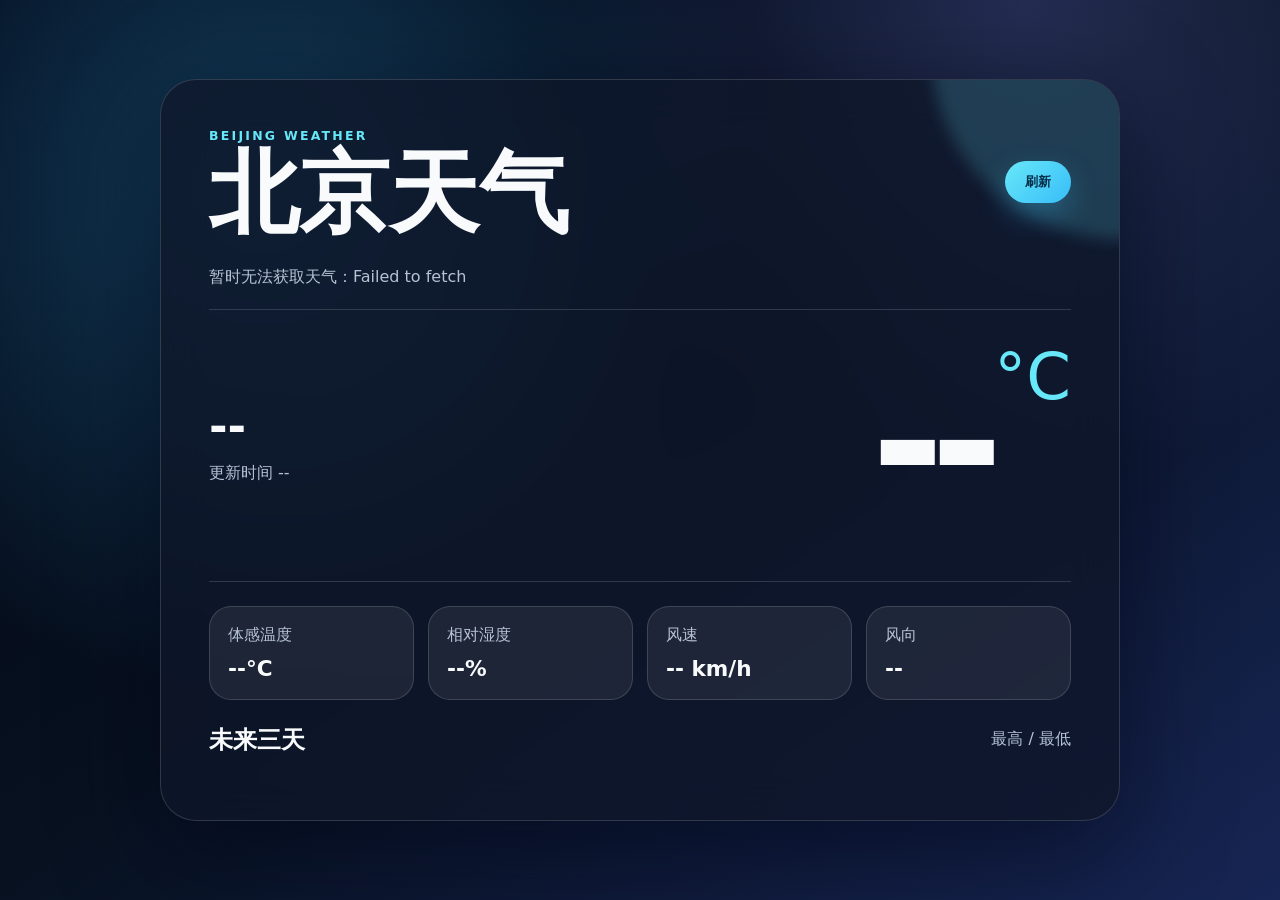
<file: beijing-weather/index.html>
<!doctype html>
<html lang="zh-CN">
  <head>
    <meta charset="utf-8">
    <meta name="viewport" content="width=device-width, initial-scale=1">
    <meta name="theme-color" content="#0f172a">
    <title>北京实时天气</title>
    <link rel="stylesheet" href="style.css">
  </head>
  <body>
    <main class="weather-app" aria-live="polite">
      <section class="hero-card">
        <div class="hero-glow" aria-hidden="true"></div>
        <header class="app-header">
          <div>
            <p class="eyebrow">BEIJING WEATHER</p>
            <h1>北京天气</h1>
          </div>
          <button id="refreshButton" class="refresh-button" type="button">刷新</button>
        </header>

        <div id="status" class="status">正在获取北京实时天气...</div>

        <section class="current-weather" aria-label="当前天气">
          <div>
            <p id="condition" class="condition">--</p>
            <p id="updatedAt" class="updated-at">更新时间 --</p>
          </div>
          <div class="temperature-wrap">
            <span id="temperature" class="temperature">--</span>
            <span class="degree">°C</span>
          </div>
        </section>

        <section class="metrics" aria-label="天气指标">
          <article class="metric-card">
            <span>体感温度</span>
            <strong id="feelsLike">--°C</strong>
          </article>
          <article class="metric-card">
            <span>相对湿度</span>
            <strong id="humidity">--%</strong>
          </article>
          <article class="metric-card">
            <span>风速</span>
            <strong id="windSpeed">-- km/h</strong>
          </article>
          <article class="metric-card">
            <span>风向</span>
            <strong id="windDirection">--</strong>
          </article>
        </section>

        <section class="forecast-panel" aria-label="未来三天天气预报">
          <div class="panel-heading">
            <h2>未来三天</h2>
            <span>最高 / 最低</span>
          </div>
          <div id="forecastList" class="forecast-list"></div>
        </section>
      </section>
    </main>

    <script src="app.js" defer></script>
  </body>
</html>
</file>
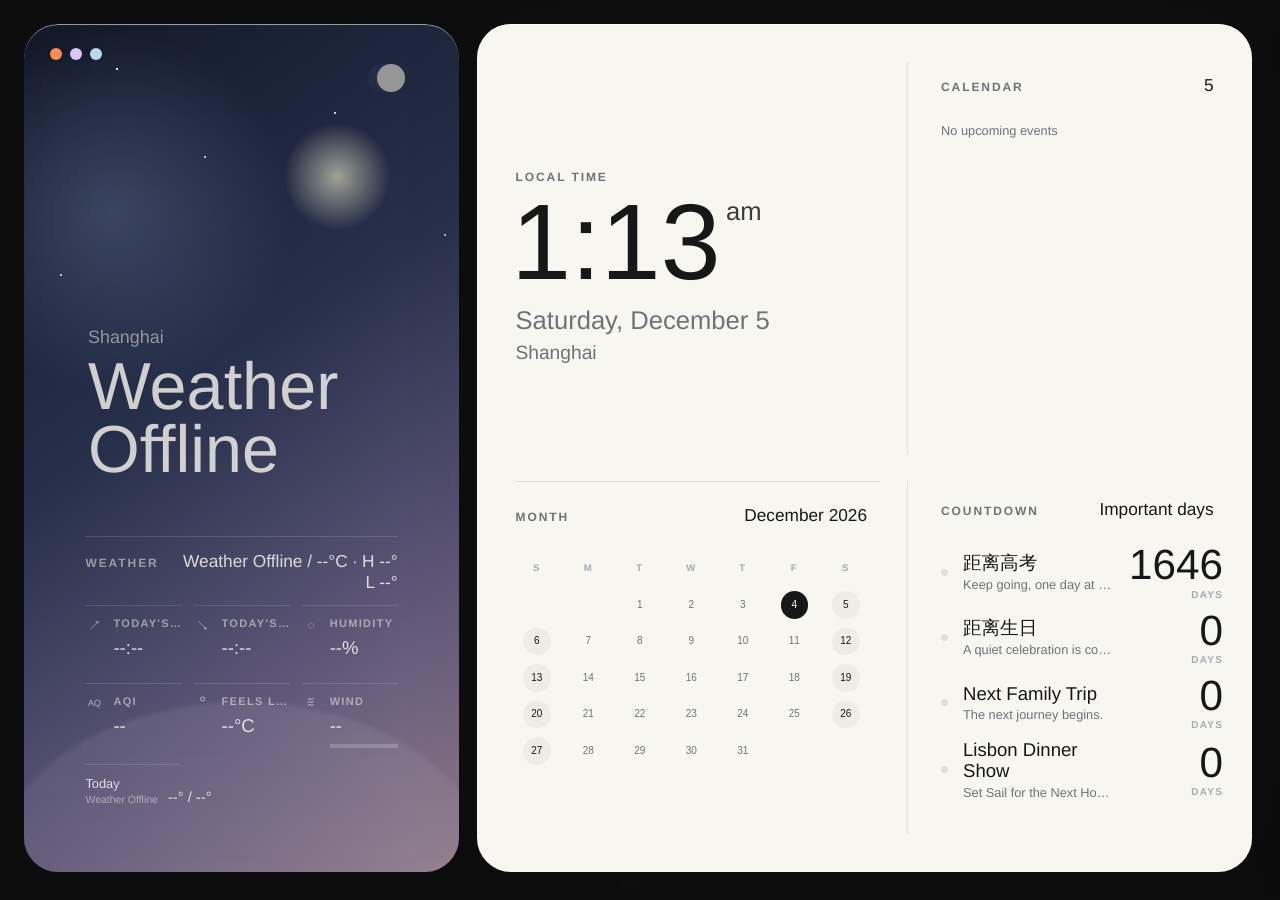
<file: home-screen/index.html>
<!doctype html>
<html lang="zh-CN">
  <head>
    <meta charset="utf-8">
    <meta name="viewport" content="width=device-width, initial-scale=1, viewport-fit=cover">
    <meta name="theme-color" content="#000000">
    <meta name="apple-mobile-web-app-capable" content="yes">
    <meta name="apple-mobile-web-app-title" content="Home Screen">
    <meta name="apple-mobile-web-app-status-bar-style" content="black-translucent">
    <meta name="format-detection" content="telephone=no">
    <title>Home Screen</title>
    <link rel="manifest" href="manifest.webmanifest">
    <link rel="apple-touch-icon" href="assets/icon.svg">
    <link rel="icon" href="assets/icon.svg" type="image/svg+xml">
    <link rel="stylesheet" href="style.css?v=schedule-2">
  </head>
  <body>
    <div id="pageTrack" class="page-track">
      <main class="screen page" aria-label="Home ambient dashboard">
      <section class="hero-sunset" aria-label="Ambient sky">
        <div class="noise"></div>
        <div class="weather-atmosphere" aria-hidden="true">
          <span></span>
          <span></span>
          <span></span>
        </div>
        <div class="palette-dots" aria-hidden="true">
          <span></span>
          <span></span>
          <span></span>
        </div>
        <div class="sun-line" aria-hidden="true">
          <span></span>
        </div>
        <div class="hero-copy">
          <p id="heroCity">Shanghai</p>
          <h1 id="heroCondition">Updating</h1>
        </div>
        <div class="hero-weather-panel" aria-label="Weather details">
          <div class="section-heading">
            <p class="eyebrow">WEATHER</p>
            <p id="weatherSummary" class="section-value">Updating / --°C</p>
          </div>
          <div class="metric-grid hero-metric-grid">
            <div class="metric metric-sunrise">
              <span>TODAY'S SUNRISE</span>
              <strong id="sunrise">05:01</strong>
            </div>
            <div class="metric metric-sunset">
              <span>TODAY'S SUNSET</span>
              <strong id="sunset">19:04</strong>
            </div>
            <div class="metric metric-humidity has-meter">
              <span>HUMIDITY</span>
              <strong id="humidity">68%</strong>
            </div>
            <div class="metric metric-aqi has-meter">
              <span>AQI</span>
              <strong id="aqi">42</strong>
            </div>
            <div class="metric metric-feels has-meter">
              <span>FEELS LIKE</span>
              <strong id="feelsLike">29°C</strong>
            </div>
            <div class="metric metric-wind has-meter">
              <span>WIND</span>
              <strong id="wind">SE 12 km/h</strong>
            </div>
          </div>
          <div id="forecastList" class="forecast-list" aria-label="3-day weather forecast"></div>
        </div>
      </section>

      <section class="info-card" aria-label="Home information">
        <div class="panel time-panel">
          <p class="eyebrow">LOCAL TIME</p>
          <div class="time-row">
            <time id="currentTime" class="time-value">--:--</time>
            <span id="timePeriod" class="time-period">--</span>
          </div>
          <p id="currentDate" class="date-value">Loading date</p>
          <p id="cityLine" class="quiet-line">Shanghai</p>
        </div>

        <div class="panel month-panel">
          <div class="section-heading">
            <p class="eyebrow">MONTH</p>
            <p id="monthLabel" class="section-value">June 2026</p>
          </div>
          <div id="monthCalendar" class="month-calendar" aria-live="polite"></div>
        </div>

        <div class="panel calendar-panel">
          <div class="section-heading">
            <p class="eyebrow">CALENDAR</p>
            <p id="todayNumber" class="section-value">28</p>
          </div>
          <div id="calendarList" class="event-list" aria-live="polite"></div>
        </div>

        <div class="panel countdown-panel">
          <div class="section-heading">
            <p class="eyebrow">COUNTDOWN</p>
            <p class="section-value">Important days</p>
          </div>
          <div id="countdownList" class="countdown-list" aria-live="polite"></div>
        </div>

        <div class="panel daily-panel">
          <p id="dailyLabel" class="eyebrow">WORD OF THE DAY</p>
          <p id="dailyWord" class="daily-word">vanish</p>
          <p id="dailyMeaning" class="daily-meaning">to disappear suddenly</p>
          <p id="dailyExample" class="daily-example">The sound vanished into the night.</p>
        </div>
      </section>
      </main>

      <section class="schedule-page page" aria-label="Michael summer schedule">
        <div class="schedule-shell">
          <header class="schedule-hero">
            <div>
              <p class="eyebrow">SUMMER PLAN</p>
              <h2>Michael's Day</h2>
              <p id="scheduleDate" class="schedule-date">Today</p>
            </div>
            <p id="scheduleDayName" class="schedule-day-name">Tuesday</p>
          </header>

          <nav id="scheduleTabs" class="schedule-tabs" aria-label="Weekdays"></nav>
          <div id="scheduleList" class="schedule-list" aria-live="polite"></div>
        </div>
      </section>
    </div>
    <div id="pageDots" class="page-dots" aria-label="Pages">
      <button type="button" class="page-dot is-active" data-page="0" aria-label="Dashboard"></button>
      <button type="button" class="page-dot" data-page="1" aria-label="Summer schedule"></button>
    </div>

    <div id="editModal" class="edit-modal" aria-hidden="true">
      <form id="editForm" class="edit-sheet" autocomplete="off">
        <div class="edit-heading">
          <p id="editTitle" class="eyebrow">EDIT</p>
          <button type="button" id="editClose" class="edit-icon-button" aria-label="Close editor">×</button>
        </div>
        <div id="editFields" class="edit-fields"></div>
        <div class="edit-actions">
          <button type="button" id="editDelete" class="edit-delete">Delete</button>
          <div>
            <button type="button" id="editCancel" class="edit-secondary">Cancel</button>
            <button type="submit" class="edit-primary">Save</button>
          </div>
        </div>
      </form>
    </div>

    <script src="app.js?v=schedule-2" defer></script>
  </body>
</html>
</file>
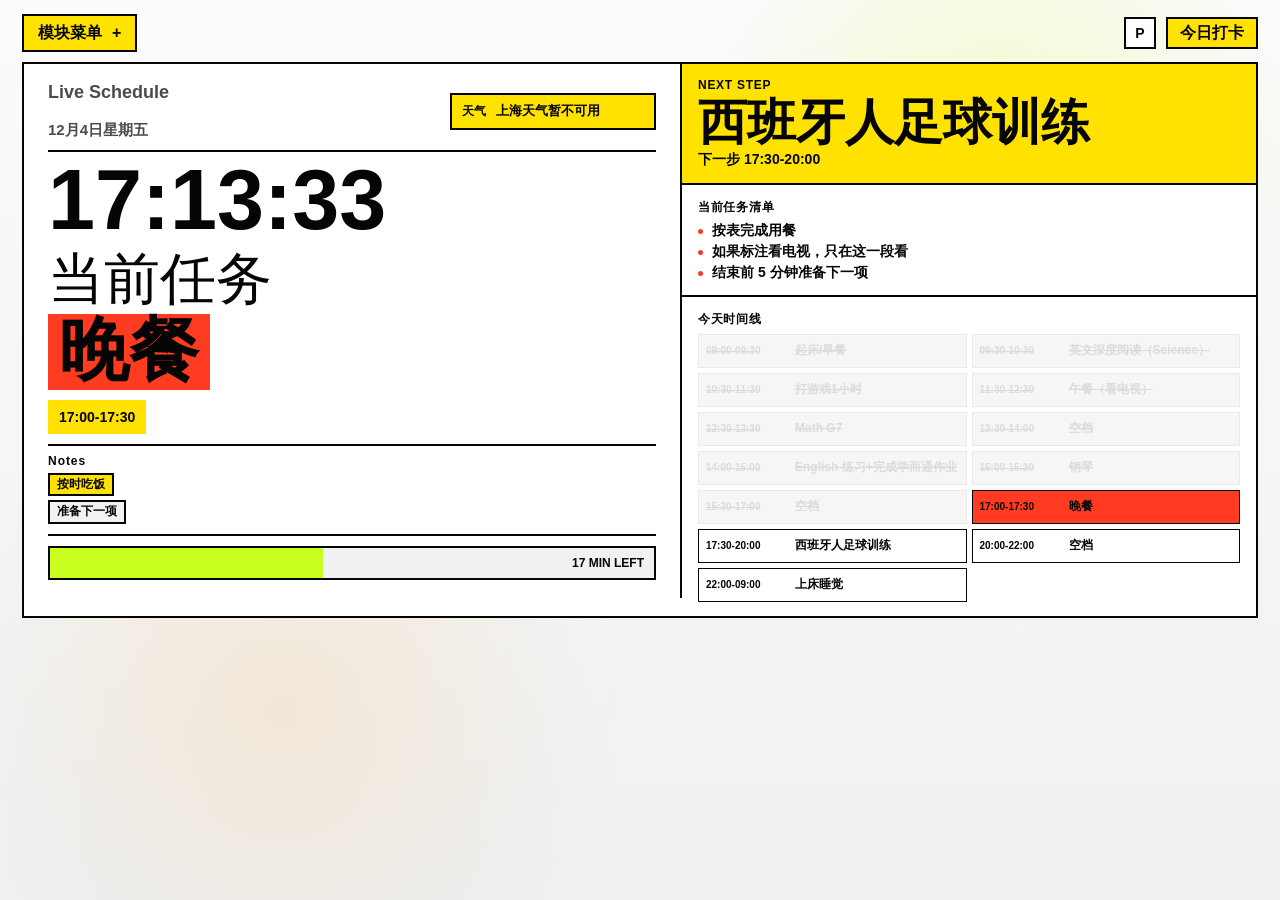
<file: michael-summer-execution-plan/index.html>
<!doctype html>
<html lang="zh-CN">
<head>
  <meta charset="utf-8">
  <meta name="viewport" content="width=device-width, initial-scale=1">
  <title>Michael 暑假执行计划</title>
  <style>
    :root {
      --ink: #162033;
      --muted: #667085;
      --line: #d7dde8;
      --paper: #f6f7fb;
      --panel: #ffffff;
      --blue: #1f66e5;
      --green: #14926f;
      --orange: #e57224;
      --red: #c43d3d;
      --violet: #6941c6;
      --lime: #c9ff1f;
      --amber: #ff970f;
      --night: #0c0e0f;
      --shadow: 0 18px 46px rgba(32, 45, 72, 0.12);
    }

    * {
      box-sizing: border-box;
    }

    html {
      scroll-behavior: smooth;
    }

    body {
      margin: 0;
      color: var(--ink);
      font-family: Inter, "PingFang SC", "Hiragino Sans GB", "Microsoft YaHei", Arial, sans-serif;
      background:
        radial-gradient(circle at 78% 18%, rgba(201, 255, 31, 0.22), transparent 24%),
        radial-gradient(circle at 22% 78%, rgba(255, 151, 15, 0.12), transparent 28%),
        linear-gradient(180deg, #fbfbfb 0%, #eef0f2 100%);
    }

    button,
    input,
    select {
      font: inherit;
    }

    .app-shell {
      display: block;
      min-height: 100vh;
    }

    .sidebar {
      display: none;
    }

    .brand {
      display: grid;
      grid-template-columns: 44px 1fr;
      gap: 12px;
      align-items: center;
      margin-bottom: 28px;
    }

    .brand-mark {
      display: grid;
      place-items: center;
      width: 44px;
      height: 44px;
      border-radius: 8px;
      color: #ffffff;
      background: linear-gradient(135deg, var(--lime), #35a000);
      color: #111111;
      font-weight: 800;
      letter-spacing: 0;
    }

    .brand strong {
      display: block;
      font-size: 16px;
      line-height: 1.2;
      white-space: nowrap;
      word-break: keep-all;
    }

    .brand span {
      display: block;
      margin-top: 4px;
      color: #aab4c7;
      font-size: 12px;
    }

    .nav-group {
      margin: 18px 0 10px;
      color: #7f8aa0;
      font-size: 11px;
      font-weight: 700;
      letter-spacing: 0.08em;
      text-transform: uppercase;
    }

    .nav-link {
      display: flex;
      align-items: center;
      justify-content: space-between;
      min-height: 38px;
      padding: 8px 10px;
      border-radius: 8px;
      color: #d4dbea;
      text-decoration: none;
      font-size: 14px;
    }

    .nav-link:hover,
    .nav-link:focus-visible,
    .nav-link.active {
      color: #ffffff;
      background: rgba(255, 255, 255, 0.08);
      outline: none;
    }

    .nav-link span:last-child {
      color: #7f8aa0;
      font-size: 12px;
    }

    .sidebar-note {
      margin-top: 24px;
      padding: 14px;
      border: 1px solid rgba(255, 255, 255, 0.12);
      border-radius: 8px;
      color: #cbd5e8;
      background: rgba(255, 255, 255, 0.06);
      font-size: 12px;
      line-height: 1.65;
    }

    main {
      min-width: 0;
      padding: 18px clamp(16px, 2vw, 34px) 64px;
    }

    .topbar {
      display: flex;
      gap: 16px;
      align-items: center;
      justify-content: space-between;
      margin-bottom: 22px;
    }

    .top-nav {
      position: relative;
      z-index: 20;
    }

    .menu-toggle {
      display: inline-flex;
      align-items: center;
      gap: 10px;
      min-height: 38px;
      padding: 0 14px;
      border: 2px solid #050505;
      color: #050505;
      background: #ffe200;
      cursor: pointer;
      font-size: 16px;
      font-weight: 900;
      list-style: none;
    }

    .menu-toggle::-webkit-details-marker {
      display: none;
    }

    .menu-toggle::after {
      content: "+";
      font-family: "Arial Black", Impact, Inter, sans-serif;
      line-height: 1;
    }

    .top-nav[open] .menu-toggle::after {
      content: "-";
    }

    .top-nav-panel {
      position: absolute;
      top: calc(100% + 8px);
      left: 0;
      width: min(360px, calc(100vw - 32px));
      padding: 10px;
      border: 2px solid #050505;
      background: #ffffff;
      box-shadow: 8px 8px 0 #050505;
    }

    .top-nav-title {
      display: grid;
      grid-template-columns: 34px 1fr;
      gap: 10px;
      align-items: center;
      padding: 4px 4px 10px;
      border-bottom: 2px solid #050505;
      margin-bottom: 8px;
      color: #050505;
      font-weight: 900;
    }

    .top-nav-title .brand-mark {
      width: 34px;
      height: 34px;
      border-radius: 0;
    }

    .top-nav-links {
      display: grid;
      gap: 4px;
    }

    .top-nav-link {
      display: flex;
      align-items: center;
      justify-content: space-between;
      min-height: 34px;
      padding: 6px 8px;
      border: 2px solid transparent;
      color: #050505;
      background: #ffffff;
      text-decoration: none;
      font-size: 14px;
      font-weight: 900;
    }

    .top-nav-link:hover,
    .top-nav-link:focus-visible,
    .top-nav-link.active {
      border-color: #050505;
      background: #ffe200;
      outline: none;
    }

    .top-nav-link span:last-child {
      color: #4b4b4b;
      font-size: 12px;
    }

    .date-tag {
      display: inline-flex;
      gap: 8px;
      align-items: center;
      padding: 8px 11px;
      border: 1px solid var(--line);
      border-radius: 8px;
      color: #30363d;
      background: rgba(255, 255, 255, 0.86);
      font-size: 13px;
    }

    .actions {
      display: flex;
      gap: 10px;
      align-items: center;
      flex-wrap: wrap;
    }

    .icon-button,
    .primary-button {
      min-height: 38px;
      border: 2px solid #050505;
      border-radius: 0;
      cursor: pointer;
      font-weight: 900;
    }

    .icon-button {
      width: 38px;
      color: #050505;
      background: #ffffff;
    }

    .primary-button {
      padding: 0 14px;
      color: #111111;
      background: #ffe200;
      border-color: #050505;
    }

    .hero {
      display: grid;
      grid-template-columns: minmax(0, 1.35fr) minmax(320px, 0.65fr);
      gap: 22px;
      align-items: stretch;
      margin-bottom: 24px;
    }

    .view-section {
      display: none;
    }

    .view-section.active {
      display: block;
    }

    .hero.view-section.active {
      display: grid;
    }

    .live-dashboard {
      display: grid;
      grid-template-columns: minmax(0, 1.35fr) minmax(310px, 0.52fr);
      gap: 20px;
      width: 100%;
      align-items: stretch;
    }

    .now-panel,
    .next-panel,
    .today-panel,
    .task-panel {
      position: relative;
      overflow: hidden;
      border: 1px solid rgba(255, 255, 255, 0.08);
      border-radius: 34px;
      color: #ffffff;
      background:
        radial-gradient(circle at 18% 12%, rgba(120, 155, 82, 0.34), transparent 30%),
        radial-gradient(circle at 78% 72%, rgba(255, 151, 15, 0.12), transparent 26%),
        linear-gradient(145deg, #171a1a, #080909 72%);
      box-shadow:
        0 34px 80px rgba(0, 0, 0, 0.36),
        inset 0 1px 0 rgba(255, 255, 255, 0.08);
    }

    .now-panel::before,
    .next-panel::before,
    .today-panel::before,
    .task-panel::before {
      content: "";
      position: absolute;
      inset: 0;
      background-image: radial-gradient(rgba(255, 255, 255, 0.16) 1px, transparent 1px);
      background-size: 16px 16px;
      opacity: 0.28;
      pointer-events: none;
    }

    .now-panel {
      min-height: 500px;
      padding: clamp(28px, 4vw, 54px);
      border-radius: 42px;
    }

    .calendar-row {
      display: flex;
      gap: 10px;
      align-items: center;
      justify-content: space-between;
      flex-wrap: wrap;
      margin-bottom: 24px;
    }

    .calendar-date {
      color: rgba(255, 255, 255, 0.62);
      font-size: 15px;
      font-weight: 800;
    }

    .weather-box {
      display: flex;
      gap: 8px;
      align-items: center;
      padding: 8px 10px;
      border: 1px solid rgba(255, 255, 255, 0.12);
      border-radius: 18px;
      background: rgba(255, 255, 255, 0.06);
      backdrop-filter: blur(14px);
    }

    .weather-box label {
      color: rgba(255, 255, 255, 0.48);
      font-size: 12px;
      font-weight: 800;
    }

    .weather-box input {
      width: 150px;
      border: 0;
      color: #ffffff;
      background: transparent;
      outline: none;
      font-size: 13px;
      font-weight: 800;
    }

    .weather-box input[readonly] {
      cursor: default;
    }

    .route-row {
      display: flex;
      align-items: flex-start;
      gap: clamp(18px, 4vw, 42px);
      margin-bottom: 24px;
    }

    .route-code {
      font-family: "Arial Black", Impact, Inter, sans-serif;
      font-size: clamp(42px, 6vw, 78px);
      line-height: 0.9;
      letter-spacing: 0.02em;
    }

    .route-name {
      margin-top: 8px;
      color: #ffffff;
      font-size: clamp(20px, 3vw, 34px);
      font-weight: 900;
    }

    .route-sub {
      margin-top: 8px;
      color: rgba(255, 255, 255, 0.46);
      font-size: 17px;
      font-weight: 900;
    }

    .route-arrow {
      color: var(--amber);
      font-size: clamp(42px, 5vw, 72px);
      line-height: 0.9;
      text-shadow: 0 0 20px rgba(255, 151, 15, 0.34);
    }

    .progress-rail {
      position: relative;
      height: 72px;
      margin-top: 24px;
      border-radius: 999px;
      background: rgba(255, 255, 255, 0.06);
      box-shadow: inset 0 0 22px rgba(0, 0, 0, 0.42);
    }

    .progress-fill {
      position: absolute;
      top: 9px;
      left: 9px;
      width: 48%;
      height: 54px;
      border-radius: 999px;
      background: linear-gradient(90deg, #e9ff4a, #73c900);
      box-shadow: 0 0 34px rgba(201, 255, 31, 0.65);
      transition: width 260ms ease;
    }

    .progress-plane {
      position: absolute;
      top: 50%;
      right: 22px;
      transform: translateY(-50%);
      color: #ffffff;
      font-size: 26px;
      font-weight: 900;
    }

    .progress-note {
      position: absolute;
      right: 22px;
      top: 50%;
      color: rgba(255, 255, 255, 0.36);
      font-size: 18px;
      font-weight: 900;
      transform: translateY(-50%);
    }

    .clock-time {
      margin: 0;
      font-family: "Arial Black", Impact, Inter, sans-serif;
      font-size: clamp(68px, 10vw, 142px);
      line-height: 0.92;
      letter-spacing: 0;
      text-shadow: 0 0 18px rgba(255, 255, 255, 0.14);
    }

    .current-label {
      margin: 28px 0 10px;
      color: var(--amber);
      font-size: 14px;
      font-weight: 800;
      letter-spacing: 0.06em;
      text-transform: uppercase;
    }

    .current-task {
      margin: 0;
      font-family: "Arial Black", Impact, Inter, sans-serif;
      font-size: clamp(46px, 7vw, 96px);
      line-height: 1;
      letter-spacing: 0;
      color: #ffffff;
    }

    .current-window {
      display: inline-flex;
      align-items: center;
      min-height: 34px;
      margin-top: 18px;
      padding: 0 12px;
      border-radius: 999px;
      color: #111111;
      background: var(--lime);
      box-shadow: 0 0 26px rgba(201, 255, 31, 0.46);
      font-size: 14px;
      font-weight: 800;
    }

    .now-subgrid {
      display: grid;
      grid-template-columns: repeat(3, minmax(0, 1fr));
      gap: 10px;
      margin-top: 18px;
    }

    .mini-stat {
      padding: 14px;
      border: 1px solid rgba(255, 255, 255, 0.1);
      border-radius: 18px;
      background: rgba(255, 255, 255, 0.06);
    }

    .mini-stat strong {
      display: block;
      margin-bottom: 6px;
      font-size: 13px;
    }

    .mini-stat span {
      color: rgba(255, 255, 255, 0.58);
      font-size: 12px;
      line-height: 1.4;
    }

    .side-stack {
      display: grid;
      gap: 14px;
    }

    .next-panel,
    .today-panel,
    .task-panel {
      padding: 22px;
      border-radius: 28px;
    }

    .panel-kicker {
      margin: 0 0 8px;
      color: rgba(255, 255, 255, 0.48);
      font-size: 12px;
      font-weight: 900;
      letter-spacing: 0.06em;
      text-transform: uppercase;
    }

    .next-title {
      margin: 0;
      font-size: 26px;
      line-height: 1.15;
      color: #ffffff;
    }

    .next-time {
      margin: 8px 0 0;
      color: var(--amber);
      font-size: 13px;
      font-weight: 800;
    }

    .task-list {
      display: grid;
      gap: 9px;
      margin: 12px 0 0;
      padding: 0;
      list-style: none;
    }

    .task-list li {
      position: relative;
      padding-left: 18px;
      color: #475467;
      color: rgba(255, 255, 255, 0.72);
      font-size: 14px;
      line-height: 1.5;
    }

    .task-list li::before {
      content: "";
      position: absolute;
      top: 9px;
      left: 0;
      width: 7px;
      height: 7px;
      border-radius: 50%;
      background: var(--lime);
      box-shadow: 0 0 16px rgba(201, 255, 31, 0.34);
    }

    .today-strip {
      display: grid;
      gap: 8px;
      margin-top: 12px;
    }

    .today-slot {
      display: grid;
      grid-template-columns: 96px 1fr;
      gap: 10px;
      align-items: center;
      padding: 10px;
      border: 1px solid rgba(255, 255, 255, 0.09);
      border-radius: 18px;
      color: rgba(255, 255, 255, 0.72);
      background: rgba(255, 255, 255, 0.05);
    }

    .today-slot.active {
      color: #111111;
      background: var(--lime);
      border-color: var(--lime);
      box-shadow: 0 0 24px rgba(201, 255, 31, 0.36);
    }

    .today-slot span:first-child {
      font-size: 12px;
      font-weight: 900;
    }

    .today-slot span:last-child {
      font-size: 13px;
      font-weight: 800;
    }

    /* Brutalist schedule dashboard */
    .hero {
      margin-bottom: 0;
    }

    .live-dashboard {
      grid-template-columns: minmax(0, 1.05fr) minmax(360px, 0.72fr);
      gap: 0;
      border: 2px solid #050505;
      background: #ffffff;
    }

    .now-panel,
    .next-panel,
    .today-panel,
    .task-panel {
      border: 0;
      border-radius: 0;
      color: #050505;
      background: #ffffff;
      box-shadow: none;
    }

    .now-panel::before,
    .next-panel::before,
    .today-panel::before,
    .task-panel::before {
      display: none;
    }

    .now-panel {
      min-height: calc(100vh - 108px);
      padding: clamp(22px, 3.4vw, 44px);
      border-right: 2px solid #050505;
    }

    .side-stack {
      gap: 0;
      grid-template-rows: auto auto minmax(0, 1fr);
      min-height: calc(100vh - 108px);
    }

    .next-panel,
    .task-panel,
    .today-panel {
      padding: 18px;
      border-bottom: 2px solid #050505;
    }

    .today-panel {
      border-bottom: 0;
      overflow: hidden;
    }

    .calendar-row {
      margin-bottom: 14px;
      padding-bottom: 12px;
      border-bottom: 2px solid #050505;
    }

    .calendar-date,
    .route-sub {
      color: #4b4b4b;
    }

    .weather-box {
      border: 2px solid #050505;
      border-radius: 0;
      background: #ffe200;
      backdrop-filter: none;
    }

    .weather-box label,
    .weather-box input {
      color: #050505;
    }

    .route-row {
      display: grid;
      grid-template-columns: 1fr 1fr;
      gap: 18px;
      align-items: start;
      margin: 10px 0 18px;
    }

    .route-code {
      font-size: clamp(28px, 3.4vw, 52px);
      color: #050505;
      letter-spacing: 0;
    }

    .route-name {
      color: #050505;
    }

    .route-arrow {
      display: none;
      color: #ff3b22;
      text-shadow: none;
    }

    .clock-time {
      color: #050505;
      font-size: clamp(64px, 10vw, 132px);
      text-shadow: none;
    }

    .current-label {
      color: #050505;
      margin-top: 18px;
    }

    .current-task {
      display: inline;
      padding: 0 8px;
      color: #050505;
      background: #ff3b22;
      box-decoration-break: clone;
      -webkit-box-decoration-break: clone;
      font-size: clamp(48px, 7.4vw, 112px);
      line-height: 1.02;
    }

    .current-window {
      border-radius: 0;
      color: #050505;
      background: #ffe200;
      box-shadow: none;
    }

    .progress-rail {
      height: 54px;
      margin-top: 22px;
      border: 2px solid #050505;
      border-radius: 0;
      background: #f1f1f1;
      box-shadow: none;
    }

    .progress-fill {
      top: 0;
      left: 0;
      height: 100%;
      border-radius: 0;
      background: #c9ff1f;
      box-shadow: none;
    }

    .progress-note {
      color: #050505;
      right: 16px;
    }

    .progress-plane {
      display: none;
    }

    .now-subgrid {
      display: none;
    }

    .panel-kicker {
      color: #050505;
    }

    .next-panel {
      background: #ffe200;
    }

    .next-title {
      color: #050505;
      font-family: "Arial Black", Impact, Inter, sans-serif;
      font-size: clamp(28px, 4vw, 44px);
    }

    .next-time {
      color: #050505;
    }

    .task-list {
      gap: 6px;
      margin-top: 10px;
    }

    .task-list li {
      color: #050505;
      font-size: 13px;
      font-weight: 800;
    }

    .task-list li::before {
      background: #ff3b22;
      box-shadow: none;
    }

    .today-strip {
      grid-template-columns: repeat(2, minmax(0, 1fr));
      gap: 6px;
      margin-top: 10px;
    }

    .today-slot {
      grid-template-columns: 76px 1fr;
      gap: 7px;
      min-height: 34px;
      padding: 6px 7px;
      border: 1px solid #050505;
      border-radius: 0;
      color: #050505;
      background: #ffffff;
      opacity: 1;
    }

    .today-slot.done {
      color: #b9b9b9;
      background: #eeeeee;
      border-color: #d6d6d6;
      opacity: 0.5;
      text-decoration: line-through;
    }

    .today-slot.upcoming {
      color: #050505;
      background: #ffffff;
      border-color: #050505;
      opacity: 1;
      text-decoration: none;
    }

    .today-slot.active {
      color: #050505;
      background: #ff3b22;
      border-color: #050505;
      box-shadow: none;
      opacity: 1;
      text-decoration: none;
    }

    .today-slot span:first-child {
      font-size: 10px;
    }

    .today-slot span:last-child {
      font-size: 12px;
    }

    /* Final brutalist layout refinements */
    .app-shell {
      grid-template-columns: 250px minmax(0, 1fr);
    }

    .sidebar {
      color: #050505;
      background: #ffffff;
      border-right: 2px solid #050505;
    }

    .brand {
      margin-bottom: 22px;
      padding-bottom: 16px;
      border-bottom: 2px solid #050505;
      grid-template-columns: 38px minmax(0, 1fr);
    }

    .brand-mark {
      width: 38px;
      height: 38px;
      border: 2px solid #050505;
      border-radius: 0;
      background: #c9ff1f;
    }

    .brand span,
    .nav-group,
    .nav-link span:last-child {
      color: #555555;
    }

    .brand strong {
      font-size: 15px;
      letter-spacing: 0;
    }

    .nav-link {
      min-height: 32px;
      padding: 6px 8px;
      border-radius: 0;
      color: #050505;
      font-size: 13px;
      font-weight: 900;
    }

    .nav-link:hover,
    .nav-link:focus-visible,
    .nav-link.active {
      color: #050505;
      background: #ffe200;
      outline: 2px solid #050505;
    }

    .sidebar-note {
      padding: 12px;
      border: 2px solid #050505;
      border-radius: 0;
      color: #050505;
      background: #f2f2f2;
      font-size: 11px;
      font-weight: 800;
    }

    main {
      padding: 14px 22px 24px;
    }

    .topbar {
      margin-bottom: 14px;
    }

    .live-dashboard {
      grid-template-columns: minmax(0, 1fr) 39%;
      max-height: calc(100vh - 112px);
      overflow: hidden;
    }

    .now-panel {
      min-height: auto;
      height: calc(100vh - 112px);
      padding: clamp(18px, 2.4vw, 30px);
    }

    .side-stack {
      min-height: auto;
      height: calc(100vh - 112px);
      grid-template-rows: auto auto minmax(0, 1fr);
    }

    .calendar-row {
      margin-bottom: 10px;
      padding-bottom: 10px;
    }

    .route-row {
      gap: 12px;
      margin: 8px 0 14px;
    }

    .route-code {
      font-size: clamp(42px, 6.2vw, 84px);
      line-height: 0.86;
    }

    .route-name {
      font-size: clamp(18px, 2.4vw, 28px);
    }

    .route-sub {
      font-size: 14px;
    }

    .route-arrow {
      font-size: clamp(34px, 4.4vw, 56px);
    }

    .clock-time {
      font-size: clamp(58px, 7.8vw, 104px);
      line-height: 0.9;
    }

    .current-label {
      margin-top: 12px;
      font-size: 12px;
    }

    .current-task {
      display: inline-block;
      max-width: 100%;
      font-size: clamp(42px, 5.8vw, 76px);
      line-height: 1.04;
      overflow-wrap: anywhere;
    }

    .current-window {
      min-height: 28px;
      margin-top: 10px;
      font-size: 12px;
    }

    .progress-rail {
      height: 42px;
      margin-top: 14px;
    }

    .progress-note {
      font-size: 14px;
    }

    .progress-plane {
      font-size: 20px;
    }

    .next-panel,
    .task-panel,
    .today-panel {
      padding: 12px 14px;
    }

    .panel-kicker {
      margin-bottom: 6px;
      font-size: 10px;
    }

    .next-title {
      font-size: clamp(24px, 3vw, 36px);
      line-height: 1.02;
    }

    .next-time {
      margin-top: 4px;
      font-size: 11px;
    }

    .task-list {
      gap: 4px;
      margin-top: 6px;
    }

    .task-list li {
      padding-left: 14px;
      font-size: 12px;
      line-height: 1.32;
    }

    .task-list li::before {
      top: 7px;
      width: 5px;
      height: 5px;
    }

    .today-panel {
      min-height: 0;
    }

    .today-strip {
      grid-template-columns: repeat(2, minmax(0, 1fr));
      gap: 4px;
      margin-top: 6px;
      max-height: calc(100vh - 332px);
      overflow: hidden;
    }

    .today-slot {
      grid-template-columns: 66px 1fr;
      min-height: 27px;
      padding: 4px 5px;
    }

    .today-slot span:first-child {
      font-size: 9px;
    }

    .today-slot span:last-child {
      font-size: 10px;
      line-height: 1.08;
    }

    /* Final override: fix wrapping, scale, and top controls */
    .topbar {
      gap: 10px;
      margin-bottom: 10px;
    }

    .date-tag,
    .icon-button,
    .primary-button {
      border: 2px solid #050505;
      border-radius: 0;
      background: #ffffff;
      color: #050505;
      box-shadow: none;
    }

    .date-tag {
      min-height: 32px;
      padding: 5px 9px;
      font-size: 11px;
      font-weight: 900;
    }

    .icon-button {
      width: 32px;
      min-height: 32px;
      font-size: 14px;
    }

    .primary-button {
      min-height: 32px;
      padding: 0 12px;
      background: #ffe200;
      font-size: 16px;
      white-space: nowrap;
    }

    .live-dashboard {
      grid-template-columns: minmax(0, 0.94fr) minmax(470px, 0.82fr);
      align-items: start;
    }

    .now-panel,
    .side-stack {
      height: auto;
      min-height: 0;
    }

    .now-panel {
      padding: 18px 24px;
      min-height: 0;
    }

    .route-code {
      font-size: clamp(28px, 3.2vw, 46px);
    }

    .route-name {
      font-size: clamp(16px, 2vw, 24px);
    }

    .route-sub {
      font-size: 12px;
    }

    .clock-time {
      font-size: clamp(52px, 6.6vw, 90px);
      line-height: 0.9;
      white-space: nowrap;
    }

    .current-task-label {
      margin: 14px 0 8px;
      color: #050505;
      font-family: "Arial Black", Impact, Inter, sans-serif;
      font-size: clamp(36px, 4.4vw, 62px);
      line-height: 0.95;
      letter-spacing: 0;
    }

    .current-task {
      display: block;
      width: fit-content;
      max-width: 100%;
      padding: 0 11px 5px;
      font-size: clamp(44px, 5.5vw, 76px);
      line-height: 1.02;
      white-space: normal;
      word-break: keep-all;
      overflow-wrap: normal;
    }

    .current-task.long-text {
      font-size: clamp(34px, 4.2vw, 57px);
    }

    .current-window {
      min-height: 34px;
      padding: 2px 11px;
      font-size: 14px;
    }

    .progress-rail {
      height: 34px;
      margin-top: 10px;
    }

    .progress-note {
      right: 10px;
      font-size: 12px;
    }

    .next-panel,
    .task-panel,
    .today-panel {
      padding: 14px 16px;
    }

    .next-title {
      font-size: clamp(34px, 3.8vw, 56px);
      line-height: 1;
      word-break: keep-all;
    }

    .next-time {
      font-size: 14px;
    }

    .panel-kicker {
      font-size: 12px;
    }

    .task-list li {
      font-size: 14px;
      line-height: 1.22;
    }

    .today-strip {
      grid-template-columns: repeat(2, minmax(0, 1fr));
      gap: 5px;
      max-height: none;
    }

    .today-slot {
      grid-template-columns: 82px 1fr;
      min-height: 34px;
      padding: 5px 7px;
    }

    .today-slot span:first-child {
      font-size: 10px;
    }

    .today-slot span:last-child {
      font-size: 12px;
      line-height: 1.08;
      word-break: keep-all;
    }

    .compact-route {
      margin: 10px 0 8px;
      padding: 10px 0;
      border-top: 2px solid #050505;
      border-bottom: 2px solid #050505;
      grid-template-columns: 0.9fr 1.1fr;
    }

    .compact-route .route-code {
      margin-bottom: 4px;
      font-family: Inter, "PingFang SC", "Microsoft YaHei", Arial, sans-serif;
      font-size: 12px;
      font-weight: 900;
      letter-spacing: 0.08em;
    }

    .compact-route .route-name {
      margin-top: 0;
      font-size: clamp(18px, 2.1vw, 28px);
      line-height: 1.05;
    }

    .compact-route .route-sub {
      margin-top: 4px;
      font-size: 12px;
    }

    .compact-route + .current-task {
      margin-top: 10px;
    }

    .date-only-route {
      grid-template-columns: 1fr;
      margin-top: 10px;
      padding: 8px 0;
    }

    .notes-route {
      grid-template-columns: 1fr;
      margin-top: 10px;
      padding: 10px 0;
    }

    .task-notes {
      display: grid;
      gap: 4px;
      margin: 6px 0 0;
      padding: 0;
      list-style: none;
    }

    .task-notes li {
      display: inline-flex;
      width: fit-content;
      padding: 3px 7px;
      border: 2px solid #050505;
      color: #050505;
      background: #f2f2f2;
      font-size: 12px;
      font-weight: 900;
      line-height: 1.15;
    }

    .task-notes li.important {
      background: #ffe200;
    }

    .eyebrow {
      color: #050505;
    }

    .now-panel .eyebrow {
      color: #4b4b4b;
      font-family: Inter, "PingFang SC", "Microsoft YaHei", Arial, sans-serif;
      font-size: 18px;
      font-weight: 900;
      letter-spacing: 0;
      text-transform: none;
    }

    .hero-panel,
    .scoreboard,
    .section,
    .training-card,
    .check-card,
    .routine-card {
      border: 1px solid var(--line);
      border-radius: 8px;
      background: var(--panel);
      box-shadow: var(--shadow);
    }

    .hero-panel {
      padding: clamp(24px, 4vw, 42px);
      overflow: hidden;
    }

    .eyebrow {
      display: inline-flex;
      align-items: center;
      gap: 8px;
      margin-bottom: 18px;
      color: var(--blue);
      font-size: 13px;
      font-weight: 800;
      letter-spacing: 0.06em;
      text-transform: uppercase;
    }

    h1 {
      max-width: 820px;
      margin: 0;
      font-size: clamp(38px, 6vw, 76px);
      line-height: 0.96;
      letter-spacing: 0;
    }

    .hero-copy {
      max-width: 780px;
      margin: 18px 0 0;
      color: #475467;
      font-size: 18px;
      line-height: 1.75;
    }

    .hero-meta {
      display: grid;
      grid-template-columns: repeat(4, minmax(0, 1fr));
      gap: 10px;
      margin-top: 26px;
    }

    .visual-strip {
      display: grid;
      grid-template-columns: repeat(6, minmax(0, 1fr));
      gap: 8px;
      margin-top: 22px;
    }

    .visual-block {
      min-height: 76px;
      padding: 10px;
      border: 1px solid #dfe6f1;
      border-radius: 8px;
      background: #ffffff;
    }

    .visual-block b {
      display: block;
      margin-bottom: 8px;
      font-size: 12px;
    }

    .visual-block span {
      display: block;
      height: 10px;
      border-radius: 999px;
      background: var(--blue);
    }

    .visual-block:first-child span {
      width: 100%;
    }

    .visual-block small {
      display: block;
      margin-top: 8px;
      color: var(--muted);
      font-size: 11px;
      line-height: 1.35;
    }

    .visual-block:nth-child(2) span {
      width: 80%;
      background: var(--green);
    }

    .visual-block:nth-child(3) span {
      width: 55%;
      background: var(--orange);
    }

    .visual-block:nth-child(4) span {
      width: 70%;
      background: var(--violet);
    }

    .visual-block:nth-child(5) span {
      width: 45%;
      background: var(--red);
    }

    .visual-block:nth-child(6) span {
      width: 60%;
      background: #344054;
    }

    .metric {
      padding: 14px;
      border: 1px solid #e4e9f2;
      border-radius: 8px;
      background: #f9fbff;
    }

    .metric strong {
      display: block;
      font-size: 24px;
      line-height: 1;
    }

    .metric span {
      display: block;
      margin-top: 8px;
      color: var(--muted);
      font-size: 12px;
      line-height: 1.4;
    }

    .scoreboard {
      padding: 22px;
    }

    .scoreboard h2,
    .section h2 {
      margin: 0;
      font-size: 24px;
      line-height: 1.2;
    }

    .score-list {
      display: grid;
      gap: 12px;
      margin-top: 18px;
    }

    .module-board {
      display: grid;
      grid-template-columns: repeat(4, minmax(0, 1fr));
      gap: 14px;
      margin-top: 22px;
    }

    .home-companion {
      display: none;
    }

    .home-companion.active {
      display: grid;
    }

    .module-card {
      display: block;
      min-height: 170px;
      padding: 18px;
      border: 1px solid #dfe6f1;
      border-radius: 8px;
      color: var(--ink);
      background: #ffffff;
      text-decoration: none;
      box-shadow: var(--shadow);
    }

    .module-card:hover,
    .module-card:focus-visible {
      border-color: var(--blue);
      outline: none;
      transform: translateY(-2px);
      transition: transform 160ms ease, border-color 160ms ease;
    }

    .module-icon {
      display: grid;
      place-items: center;
      width: 44px;
      height: 44px;
      margin-bottom: 14px;
      border-radius: 8px;
      color: #ffffff;
      background: var(--blue);
      font-weight: 900;
    }

    .module-card:nth-child(2) .module-icon { background: var(--green); }
    .module-card:nth-child(3) .module-icon { background: var(--orange); }
    .module-card:nth-child(4) .module-icon { background: var(--violet); }
    .module-card:nth-child(5) .module-icon { background: #344054; }
    .module-card:nth-child(6) .module-icon { background: var(--red); }
    .module-card:nth-child(7) .module-icon { background: #0878bd; }
    .module-card:nth-child(8) .module-icon { background: #475467; }

    .module-card h3 {
      margin: 0 0 8px;
      font-size: 18px;
      line-height: 1.25;
    }

    .module-card p {
      margin: 0;
      color: var(--muted);
      font-size: 13px;
      line-height: 1.55;
    }

    .detail-tools {
      display: flex;
      justify-content: flex-start;
      margin-bottom: 14px;
    }

    .back-link {
      display: inline-flex;
      align-items: center;
      min-height: 36px;
      padding: 0 12px;
      border: 1px solid var(--line);
      border-radius: 8px;
      color: var(--ink);
      background: #ffffff;
      text-decoration: none;
      font-size: 13px;
      font-weight: 800;
    }

    .score-item {
      display: grid;
      grid-template-columns: 48px 1fr;
      gap: 12px;
      align-items: center;
      padding: 12px;
      border: 1px solid #e4e9f2;
      border-radius: 8px;
      background: #fbfcff;
    }

    .score-number {
      display: grid;
      place-items: center;
      width: 48px;
      height: 48px;
      border-radius: 8px;
      color: #ffffff;
      background: var(--ink);
      font-weight: 800;
    }

    .score-item strong {
      display: block;
      margin-bottom: 3px;
      font-size: 15px;
    }

    .score-item span {
      color: var(--muted);
      font-size: 12px;
      line-height: 1.45;
    }

    .section {
      margin-top: 24px;
      padding: clamp(20px, 3vw, 30px);
    }

    .section-header {
      display: flex;
      gap: 18px;
      align-items: end;
      justify-content: space-between;
      margin-bottom: 20px;
    }

    .section-header p {
      max-width: 760px;
      margin: 8px 0 0;
      color: var(--muted);
      line-height: 1.7;
    }

    .pill {
      display: inline-flex;
      align-items: center;
      min-height: 30px;
      padding: 0 10px;
      border-radius: 999px;
      color: var(--ink);
      background: #eef2f8;
      font-size: 12px;
      font-weight: 800;
      white-space: nowrap;
    }

    .timeline {
      display: grid;
      gap: 10px;
    }

    .time-row {
      display: grid;
      grid-template-columns: 96px 148px minmax(0, 1fr) 164px;
      gap: 12px;
      align-items: stretch;
      padding: 12px;
      border: 1px solid #e3e8f1;
      border-radius: 8px;
      background: #ffffff;
    }

    .time {
      color: var(--blue);
      font-weight: 800;
    }

    .task {
      font-weight: 800;
    }

    .method,
    .output {
      color: #475467;
      font-size: 13px;
      line-height: 1.55;
    }

    .output {
      padding-left: 12px;
      border-left: 3px solid #e7edf7;
    }

    .day-map {
      display: grid;
      grid-template-columns: repeat(9, minmax(0, 1fr));
      gap: 6px;
      margin-bottom: 18px;
      padding: 12px;
      border: 1px solid #e1e7f0;
      border-radius: 8px;
      background: #f8fafd;
    }

    .day-segment {
      min-height: 68px;
      padding: 9px;
      border-radius: 8px;
      color: #ffffff;
      background: var(--blue);
      font-size: 11px;
      line-height: 1.35;
    }

    .day-segment strong {
      display: block;
      margin-bottom: 6px;
      font-size: 12px;
    }

    .day-segment:nth-child(2) {
      grid-column: span 2;
      background: var(--green);
    }

    .day-segment:nth-child(3) {
      grid-column: span 2;
      background: #2857a8;
    }

    .day-segment:nth-child(4) {
      grid-column: span 2;
      background: var(--orange);
    }

    .day-segment:nth-child(5) {
      background: var(--violet);
    }

    .day-segment:nth-child(6) {
      background: #344054;
    }

    .grid-2,
    .grid-3 {
      display: grid;
      gap: 14px;
    }

    .grid-2 {
      grid-template-columns: repeat(2, minmax(0, 1fr));
    }

    .grid-3 {
      grid-template-columns: repeat(3, minmax(0, 1fr));
    }

    .training-card {
      padding: 18px;
      box-shadow: none;
    }

    .card-top {
      display: flex;
      gap: 12px;
      align-items: center;
      justify-content: space-between;
      margin-bottom: 12px;
    }

    .card-top h3 {
      margin: 0;
      font-size: 18px;
      line-height: 1.25;
    }

    .tag {
      display: inline-flex;
      align-items: center;
      min-height: 26px;
      padding: 0 9px;
      border-radius: 999px;
      color: #ffffff;
      background: var(--blue);
      font-size: 12px;
      font-weight: 800;
      white-space: nowrap;
    }

    .tag.green {
      background: var(--green);
    }

    .tag.orange {
      background: var(--orange);
    }

    .tag.violet {
      background: var(--violet);
    }

    .tag.red {
      background: var(--red);
    }

    .detail-list {
      display: grid;
      gap: 9px;
      margin: 0;
      padding: 0;
      list-style: none;
    }

    .detail-list li {
      position: relative;
      padding-left: 18px;
      color: #475467;
      font-size: 14px;
      line-height: 1.58;
    }

    .detail-list li::before {
      content: "";
      position: absolute;
      top: 9px;
      left: 0;
      width: 7px;
      height: 7px;
      border-radius: 50%;
      background: currentColor;
      opacity: 0.36;
    }

    .equipment {
      margin-top: 14px;
      padding: 12px;
      border-radius: 8px;
      background: #f5f7fb;
      color: #475467;
      font-size: 13px;
      line-height: 1.55;
    }

    .equipment strong {
      color: var(--ink);
    }

    .visual-panel {
      display: grid;
      grid-template-columns: minmax(300px, 0.9fr) minmax(0, 1.1fr);
      gap: 16px;
      margin-bottom: 18px;
    }

    .field-diagram,
    .tool-board,
    .flow-visual,
    .piano-keys {
      border: 1px solid #dfe6f1;
      border-radius: 8px;
      background: #ffffff;
    }

    .field-diagram {
      position: relative;
      min-height: 310px;
      overflow: hidden;
      background:
        linear-gradient(90deg, rgba(255, 255, 255, 0.18) 1px, transparent 1px),
        linear-gradient(180deg, rgba(255, 255, 255, 0.18) 1px, transparent 1px),
        linear-gradient(135deg, #177d58, #0f6b4c);
      background-size: 52px 52px, 52px 52px, auto;
    }

    .field-diagram::before,
    .field-diagram::after {
      content: "";
      position: absolute;
      border: 2px solid rgba(255, 255, 255, 0.78);
      pointer-events: none;
    }

    .field-diagram::before {
      inset: 18px;
      border-radius: 8px;
    }

    .field-diagram::after {
      top: 50%;
      left: 50%;
      width: 96px;
      height: 96px;
      border-radius: 50%;
      transform: translate(-50%, -50%);
    }

    .goal-box {
      position: absolute;
      top: 36px;
      left: 50%;
      display: grid;
      grid-template-columns: repeat(3, 1fr);
      grid-template-rows: repeat(3, 1fr);
      width: 158px;
      height: 92px;
      border: 3px solid #ffffff;
      background: rgba(255, 255, 255, 0.12);
      transform: translateX(-50%);
      z-index: 1;
    }

    .goal-box span {
      display: grid;
      place-items: center;
      border: 1px solid rgba(255, 255, 255, 0.68);
      color: #ffffff;
      font-size: 11px;
      font-weight: 800;
    }

    .cone {
      position: absolute;
      width: 14px;
      height: 14px;
      border-radius: 50%;
      background: #ffcf33;
      border: 2px solid #ffffff;
      z-index: 2;
    }

    .cone.c1 { left: 30%; top: 66%; }
    .cone.c2 { left: 39%; top: 58%; }
    .cone.c3 { left: 48%; top: 66%; }
    .cone.c4 { left: 57%; top: 58%; }
    .cone.c5 { left: 66%; top: 66%; }

    .ball-dot {
      position: absolute;
      left: 50%;
      bottom: 35px;
      width: 24px;
      height: 24px;
      border-radius: 50%;
      background: #ffffff;
      border: 5px solid #111827;
      transform: translateX(-50%);
      z-index: 3;
    }

    .shot-line,
    .dribble-line {
      position: absolute;
      left: 50%;
      width: 3px;
      border-radius: 999px;
      transform-origin: bottom center;
      z-index: 1;
    }

    .shot-line {
      bottom: 58px;
      height: 165px;
      background: #ffffff;
      transform: rotate(-18deg);
    }

    .dribble-line {
      bottom: 58px;
      height: 120px;
      background: rgba(255, 207, 51, 0.9);
      transform: rotate(22deg);
    }

    .field-label {
      position: absolute;
      right: 22px;
      bottom: 18px;
      max-width: 140px;
      padding: 10px;
      border-radius: 8px;
      color: #ffffff;
      background: rgba(17, 24, 39, 0.72);
      font-size: 12px;
      line-height: 1.45;
      z-index: 4;
    }

    .tool-board {
      display: grid;
      grid-template-columns: repeat(3, minmax(0, 1fr));
      gap: 10px;
      padding: 14px;
    }

    .tool-item {
      min-height: 94px;
      padding: 12px;
      border: 1px solid #e5eaf2;
      border-radius: 8px;
      background: #f8fafd;
    }

    .tool-icon {
      display: grid;
      place-items: center;
      width: 38px;
      height: 38px;
      margin-bottom: 8px;
      border-radius: 8px;
      color: #ffffff;
      background: var(--blue);
      font-weight: 900;
    }

    .tool-item:nth-child(2) .tool-icon { background: var(--green); }
    .tool-item:nth-child(3) .tool-icon { background: var(--orange); }
    .tool-item:nth-child(4) .tool-icon { background: var(--violet); }
    .tool-item:nth-child(5) .tool-icon { background: var(--red); }
    .tool-item:nth-child(6) .tool-icon { background: #344054; }

    .tool-item strong {
      display: block;
      margin-bottom: 4px;
      font-size: 13px;
    }

    .tool-item span {
      color: var(--muted);
      font-size: 12px;
      line-height: 1.4;
    }

    .schedule-wrap {
      overflow-x: auto;
      border: 1px solid var(--line);
      border-radius: 8px;
      background: #ffffff;
    }

    .family-schedule {
      width: 100%;
      min-width: 1120px;
      border-collapse: collapse;
      table-layout: fixed;
    }

    .family-schedule th,
    .family-schedule td {
      padding: 10px 8px;
      border: 1px solid #1f2937;
      text-align: center;
      vertical-align: middle;
      font-size: 14px;
      line-height: 1.35;
    }

    .family-schedule thead th {
      color: #ffffff;
      background: #0878bd;
      font-size: 17px;
      font-weight: 800;
    }

    .family-schedule .time-cell {
      width: 132px;
      color: #ffffff;
      background: #7a7f84;
      font-weight: 800;
      font-size: 16px;
      white-space: nowrap;
    }

    .family-schedule .meal { background: #fff7e8; }
    .family-schedule .study { background: #eef5ff; }
    .family-schedule .english { background: #ecfdf4; }
    .family-schedule .piano { background: #f5efff; }
    .family-schedule .football { background: #eaf8ef; }
    .family-schedule .game { background: #fff0f0; }
    .family-schedule .rest { background: #f8fafc; color: #667085; }
    .family-schedule .sleep { background: #111827; color: #ffffff; }

    .schedule-note-grid {
      display: grid;
      grid-template-columns: repeat(4, minmax(0, 1fr));
      gap: 10px;
      margin: 16px 0 0;
    }

    .schedule-note {
      padding: 12px;
      border: 1px solid #e3e8f1;
      border-radius: 8px;
      background: #f8fafd;
      font-size: 13px;
      line-height: 1.5;
    }

    .schedule-note strong {
      display: block;
      margin-bottom: 5px;
      color: var(--ink);
    }

    .week-board {
      display: grid;
      grid-template-columns: repeat(7, minmax(0, 1fr));
      gap: 10px;
    }

    .day-card {
      min-height: 180px;
      padding: 14px;
      border: 1px solid #e3e8f1;
      border-radius: 8px;
      background: #ffffff;
    }

    .day-card strong {
      display: block;
      margin-bottom: 10px;
      font-size: 15px;
    }

    .day-card p {
      margin: 0 0 9px;
      color: #475467;
      font-size: 13px;
      line-height: 1.48;
    }

    .day-bars {
      display: flex;
      gap: 4px;
      margin-top: 12px;
    }

    .day-bars span {
      display: block;
      height: 8px;
      border-radius: 999px;
      flex: 1;
      background: var(--blue);
    }

    .day-bars span:nth-child(2) { background: var(--green); }
    .day-bars span:nth-child(3) { background: var(--orange); }
    .day-bars span:nth-child(4) { background: var(--violet); }

    .routine-card {
      padding: 18px;
      box-shadow: none;
    }

    .routine-card h3 {
      margin: 0 0 12px;
      font-size: 18px;
    }

    .piano-keys {
      display: grid;
      grid-template-columns: repeat(10, minmax(0, 1fr));
      gap: 4px;
      margin-bottom: 14px;
      padding: 12px;
      min-height: 104px;
      background: #1f2937;
    }

    .piano-key {
      position: relative;
      min-height: 78px;
      border-radius: 0 0 6px 6px;
      background: #ffffff;
    }

    .piano-key::before {
      content: "";
      position: absolute;
      top: 0;
      right: -9px;
      width: 18px;
      height: 46px;
      border-radius: 0 0 5px 5px;
      background: #111827;
      z-index: 1;
    }

    .piano-key:nth-child(3)::before,
    .piano-key:nth-child(7)::before,
    .piano-key:nth-child(10)::before {
      display: none;
    }

    .flow-visual {
      display: grid;
      grid-template-columns: repeat(5, minmax(0, 1fr));
      gap: 8px;
      margin-bottom: 14px;
      padding: 12px;
      background: #f8fafd;
    }

    .flow-node {
      position: relative;
      min-height: 92px;
      padding: 12px 10px;
      border-radius: 8px;
      color: #ffffff;
      background: var(--blue);
      font-size: 12px;
      line-height: 1.35;
    }

    .flow-node::after {
      content: "";
      position: absolute;
      top: 50%;
      right: -8px;
      width: 0;
      height: 0;
      border-top: 8px solid transparent;
      border-bottom: 8px solid transparent;
      border-left: 8px solid currentColor;
      color: inherit;
      transform: translateY(-50%);
      z-index: 1;
    }

    .flow-node:last-child::after {
      display: none;
    }

    .flow-node strong {
      display: block;
      margin-bottom: 6px;
      font-size: 13px;
    }

    .flow-node:nth-child(2) { background: var(--green); }
    .flow-node:nth-child(3) { background: var(--orange); }
    .flow-node:nth-child(4) { background: var(--violet); }
    .flow-node:nth-child(5) { background: #344054; }

    .routine-step {
      display: grid;
      grid-template-columns: 46px 1fr;
      gap: 12px;
      padding: 11px 0;
      border-top: 1px solid #edf0f5;
    }

    .routine-step:first-of-type {
      border-top: 0;
    }

    .routine-step strong {
      color: var(--blue);
      font-size: 13px;
    }

    .routine-step span {
      color: #475467;
      font-size: 13px;
      line-height: 1.55;
    }

    .check-grid {
      display: grid;
      grid-template-columns: repeat(3, minmax(0, 1fr));
      gap: 12px;
    }

    .check-card {
      padding: 16px;
      box-shadow: none;
    }

    .check-card h3 {
      margin: 0 0 12px;
      font-size: 17px;
    }

    .checkbox-line {
      display: flex;
      gap: 9px;
      align-items: flex-start;
      margin: 9px 0;
      color: #475467;
      font-size: 13px;
      line-height: 1.45;
    }

    .checkbox-line input {
      width: 16px;
      height: 16px;
      margin-top: 2px;
      accent-color: var(--blue);
    }

    .review-table {
      width: 100%;
      border-collapse: collapse;
      overflow: hidden;
      border: 1px solid var(--line);
      border-radius: 8px;
      background: #ffffff;
    }

    .review-table th,
    .review-table td {
      padding: 12px;
      border-bottom: 1px solid #e5eaf2;
      text-align: left;
      vertical-align: top;
      font-size: 13px;
      line-height: 1.5;
    }

    .review-table th {
      color: #344054;
      background: #f3f6fb;
      font-size: 12px;
      letter-spacing: 0.04em;
    }

    .review-table tr:last-child td {
      border-bottom: 0;
    }

    .print-note {
      margin: 24px 0 0;
      color: var(--muted);
      font-size: 13px;
      line-height: 1.6;
    }

    /* Detail pages: unified brutalist UI */
    .section.view-section {
      margin-top: 0;
      padding: 22px;
      border: 2px solid #050505;
      border-radius: 0;
      background: #ffffff;
      box-shadow: none;
    }

    .section-header {
      align-items: flex-start;
      margin-bottom: 18px;
      padding-bottom: 16px;
      border-bottom: 2px solid #050505;
    }

    .section h2 {
      max-width: 760px;
      color: #050505;
      font-family: "Arial Black", Impact, Inter, sans-serif;
      font-size: clamp(34px, 4.8vw, 72px);
      line-height: 0.95;
      letter-spacing: 0;
    }

    .section-header p {
      max-width: 920px;
      color: #343434;
      font-size: 16px;
      font-weight: 900;
      line-height: 1.55;
    }

    .back-link,
    .pill {
      min-height: 34px;
      border: 2px solid #050505;
      border-radius: 0;
      color: #050505;
      background: #ffffff;
      font-size: 12px;
      font-weight: 900;
    }

    .pill {
      padding: 0 10px;
      background: #ffe200;
    }

    .schedule-wrap,
    .review-table,
    .field-diagram,
    .tool-board,
    .flow-visual,
    .piano-keys {
      border: 2px solid #050505;
      border-radius: 0;
      box-shadow: none;
    }

    .family-schedule {
      border-collapse: collapse;
    }

    .family-schedule th,
    .family-schedule td,
    .review-table th,
    .review-table td {
      border: 2px solid #050505;
      color: #050505;
      font-weight: 900;
    }

    .family-schedule thead th,
    .review-table th {
      color: #050505;
      background: #ffe200;
    }

    .family-schedule .time-cell {
      color: #ffffff;
      background: #050505;
    }

    .family-schedule .meal,
    .family-schedule .study,
    .family-schedule .english,
    .family-schedule .piano,
    .family-schedule .football,
    .family-schedule .game,
    .family-schedule .rest {
      color: #050505;
    }

    .family-schedule .meal { background: #fff4cc; }
    .family-schedule .study { background: #ffffff; }
    .family-schedule .english { background: #ffffff; }
    .family-schedule .piano { background: #f0f0f0; }
    .family-schedule .football { background: #dfff4f; }
    .family-schedule .game { background: #ff3b22; color: #050505; }
    .family-schedule .rest { background: #e8e8e8; }
    .family-schedule .sleep { background: #050505; color: #ffffff; }

    .schedule-note,
    .training-card,
    .routine-card,
    .check-card,
    .day-card,
    .tool-item {
      border: 2px solid #050505;
      border-radius: 0;
      background: #ffffff;
      box-shadow: none;
    }

    .training-card h3,
    .routine-card h3,
    .check-card h3,
    .day-card strong {
      color: #050505;
      font-weight: 900;
    }

    .tag,
    .tag.green,
    .tag.orange,
    .tag.violet,
    .tag.red,
    .tool-icon,
    .score-number {
      border-radius: 0;
      color: #050505;
      background: #ffe200;
      border: 2px solid #050505;
    }

    .equipment {
      border: 2px solid #050505;
      border-radius: 0;
      color: #050505;
      background: #f2f2f2;
      font-weight: 800;
    }

    .detail-list li,
    .day-card p,
    .routine-step span,
    .checkbox-line,
    .review-table td {
      color: #202020;
      font-weight: 800;
    }

    .checkbox-line input {
      accent-color: #ff3b22;
    }

    .print-note {
      color: #050505;
      font-weight: 900;
    }

    .solo-drill-board {
      display: grid;
      grid-template-columns: repeat(4, minmax(0, 1fr));
      gap: 14px;
      margin-top: 18px;
    }

    .solo-drill-card {
      display: flex;
      flex-direction: column;
      gap: 10px;
      min-width: 0;
      border: 2px solid #050505;
      background: #ffffff;
      padding: 12px;
    }

    .solo-card-top {
      display: grid;
      grid-template-columns: 56px 1fr;
      gap: 10px;
      align-items: start;
    }

    .solo-card-top span {
      display: inline-grid;
      place-items: center;
      height: 34px;
      border: 2px solid #050505;
      background: #ffe200;
      color: #050505;
      font-weight: 950;
      line-height: 1;
    }

    .solo-card-top h3 {
      margin: 0;
      color: #050505;
      font-size: clamp(18px, 1.35vw, 26px);
      font-weight: 950;
      line-height: 1.08;
    }

    .solo-field {
      position: relative;
      aspect-ratio: 4 / 3;
      overflow: hidden;
      border: 2px solid #050505;
      background:
        linear-gradient(90deg, rgba(255, 255, 255, 0.12) 1px, transparent 1px),
        linear-gradient(180deg, rgba(255, 255, 255, 0.12) 1px, transparent 1px),
        #11783f;
      background-size: 38px 38px, 38px 38px, auto;
    }

    .solo-field::before {
      content: "";
      position: absolute;
      inset: 12%;
      border: 2px solid rgba(255, 255, 255, 0.82);
    }

    .solo-goal,
    .solo-mini-goal {
      position: absolute;
      left: 50%;
      top: 7%;
      width: 34%;
      height: 13%;
      border: 3px solid #ffffff;
      background:
        linear-gradient(90deg, rgba(255, 255, 255, 0.45) 1px, transparent 1px),
        linear-gradient(180deg, rgba(255, 255, 255, 0.45) 1px, transparent 1px);
      background-size: 9px 9px;
      transform: translateX(-50%);
      z-index: 2;
    }

    .solo-mini-goal {
      width: 18%;
      height: 9%;
      top: auto;
      bottom: 8%;
    }

    .solo-cone,
    .solo-marker {
      position: absolute;
      z-index: 4;
    }

    .solo-cone {
      width: 14px;
      height: 18px;
      background: #ffe200;
      border: 2px solid #050505;
      clip-path: polygon(50% 0, 100% 100%, 0 100%);
    }

    .solo-marker {
      width: 18px;
      height: 18px;
      border: 2px solid #050505;
      background: #ffffff;
      border-radius: 50%;
    }

    .solo-player,
    .solo-ball,
    .solo-wall {
      position: absolute;
      z-index: 5;
      border: 2px solid #050505;
    }

    .solo-player {
      width: 24px;
      height: 32px;
      background: #ff3b22;
      border-radius: 999px 999px 6px 6px;
    }

    .solo-ball {
      width: 16px;
      height: 16px;
      background: #ffffff;
      border-radius: 50%;
    }

    .solo-wall {
      width: 36px;
      height: 42px;
      background: #1c66e5;
    }

    .solo-route,
    .solo-curve {
      position: absolute;
      z-index: 3;
      border-color: #ffffff;
      pointer-events: none;
    }

    .solo-route {
      height: 0;
      border-top: 4px dashed #ffffff;
      transform-origin: left center;
    }

    .solo-route::after,
    .solo-curve::after {
      content: "";
      position: absolute;
      right: -5px;
      top: -8px;
      width: 12px;
      height: 12px;
      border-top: 4px solid #ffffff;
      border-right: 4px solid #ffffff;
      transform: rotate(45deg);
    }

    .solo-curve {
      border: 4px dashed #ffffff;
      border-left: 0;
      border-bottom: 0;
      border-radius: 0 80px 0 0;
      width: 36%;
      height: 42%;
    }

    .solo-label {
      position: absolute;
      z-index: 6;
      padding: 2px 6px;
      border: 2px solid #050505;
      background: #ffe200;
      color: #050505;
      font-size: 12px;
      font-weight: 950;
      line-height: 1;
    }

    .drill-square .solo-player { left: 42%; top: 45%; }
    .drill-square .solo-ball { left: 50%; top: 57%; }
    .drill-square .c1 { left: 26%; top: 26%; }
    .drill-square .c2 { right: 26%; top: 26%; }
    .drill-square .c3 { left: 26%; bottom: 25%; }
    .drill-square .c4 { right: 26%; bottom: 25%; }
    .drill-square .r1 { left: 45%; top: 57%; width: 28%; transform: rotate(-28deg); }
    .drill-square .r2 { left: 54%; top: 47%; width: 26%; transform: rotate(32deg); }
    .drill-square .l1 { right: 10%; bottom: 12%; }

    .drill-wall .solo-goal { top: 6%; }
    .drill-wall .solo-player { left: 43%; bottom: 18%; }
    .drill-wall .solo-ball { left: 50%; bottom: 28%; }
    .drill-wall .solo-wall { left: 45%; top: 42%; }
    .drill-wall .r1 { left: 49%; bottom: 33%; width: 29%; transform: rotate(-42deg); }
    .drill-wall .r2 { left: 51%; top: 38%; width: 28%; transform: rotate(38deg); }
    .drill-wall .c1 { left: 22%; bottom: 22%; }
    .drill-wall .c2 { right: 22%; bottom: 22%; }
    .drill-wall .l1 { left: 8%; top: 10%; }

    .drill-diagonal .solo-player { left: 16%; bottom: 16%; }
    .drill-diagonal .solo-ball { left: 26%; bottom: 20%; }
    .drill-diagonal .c1 { left: 34%; bottom: 31%; }
    .drill-diagonal .c2 { left: 48%; bottom: 48%; }
    .drill-diagonal .c3 { left: 61%; bottom: 64%; }
    .drill-diagonal .c4 { left: 74%; bottom: 78%; }
    .drill-diagonal .r1 { left: 25%; bottom: 25%; width: 60%; transform: rotate(-37deg); }
    .drill-diagonal .r2 { left: 47%; bottom: 45%; width: 24%; transform: rotate(32deg); }
    .drill-diagonal .l1 { right: 8%; top: 8%; }

    .drill-curve .solo-goal { top: 6%; }
    .drill-curve .solo-player { left: 18%; bottom: 17%; }
    .drill-curve .solo-ball { left: 31%; bottom: 24%; }
    .drill-curve .solo-wall { left: 46%; top: 43%; }
    .drill-curve .solo-curve { left: 35%; top: 20%; }
    .drill-curve .c1 { left: 38%; bottom: 22%; }
    .drill-curve .c2 { left: 58%; bottom: 34%; }
    .drill-curve .l1 { right: 9%; top: 16%; }

    .drill-finish .solo-goal { top: 6%; }
    .drill-finish .solo-player { left: 24%; bottom: 18%; }
    .drill-finish .solo-ball { left: 37%; bottom: 26%; }
    .drill-finish .solo-wall { left: 56%; top: 42%; }
    .drill-finish .r1 { left: 36%; bottom: 30%; width: 34%; transform: rotate(-30deg); }
    .drill-finish .r2 { left: 55%; top: 37%; width: 28%; transform: rotate(-34deg); }
    .drill-finish .c1 { left: 20%; bottom: 32%; }
    .drill-finish .c2 { right: 19%; bottom: 32%; }
    .drill-finish .l1 { left: 8%; top: 12%; }

    .drill-dual .solo-mini-goal:nth-of-type(1) { left: 28%; }
    .drill-dual .solo-mini-goal:nth-of-type(2) { left: 72%; }
    .drill-dual .solo-player { left: 20%; bottom: 16%; }
    .drill-dual .solo-ball { left: 32%; bottom: 22%; }
    .drill-dual .solo-wall { left: 48%; top: 43%; }
    .drill-dual .r1 { left: 31%; bottom: 27%; width: 32%; transform: rotate(-24deg); }
    .drill-dual .r2 { left: 52%; top: 44%; width: 30%; transform: rotate(30deg); }
    .drill-dual .c1 { left: 44%; bottom: 20%; }
    .drill-dual .c2 { right: 24%; bottom: 20%; }
    .drill-dual .l1 { left: 8%; top: 10%; }

    .drill-speed .solo-goal { top: auto; bottom: 8%; width: 22%; height: 10%; }
    .drill-speed .solo-player { left: 44%; top: 43%; }
    .drill-speed .solo-ball { left: 52%; top: 55%; }
    .drill-speed .c1 { left: 14%; top: 50%; }
    .drill-speed .c2 { left: 32%; top: 50%; }
    .drill-speed .c3 { left: 64%; top: 50%; }
    .drill-speed .c4 { left: 82%; top: 50%; }
    .drill-speed .r1 { left: 16%; top: 56%; width: 68%; transform: rotate(0deg); }
    .drill-speed .r2 { left: 59%; top: 55%; width: 26%; transform: rotate(42deg); }
    .drill-speed .l1 { right: 8%; top: 12%; }

    .drill-fourfinish .solo-goal:nth-of-type(1) { left: 28%; top: 7%; width: 22%; height: 10%; }
    .drill-fourfinish .solo-goal:nth-of-type(2) { left: 72%; top: 7%; width: 22%; height: 10%; }
    .drill-fourfinish .solo-mini-goal:nth-of-type(3) { left: 28%; bottom: 8%; }
    .drill-fourfinish .solo-mini-goal:nth-of-type(4) { left: 72%; bottom: 8%; }
    .drill-fourfinish .solo-player { left: 44%; top: 45%; }
    .drill-fourfinish .solo-ball { left: 52%; top: 55%; }
    .drill-fourfinish .r1 { left: 50%; top: 52%; width: 30%; transform: rotate(-48deg); }
    .drill-fourfinish .r2 { left: 45%; top: 52%; width: 28%; transform: rotate(136deg); }
    .drill-fourfinish .c1 { left: 30%; top: 38%; }
    .drill-fourfinish .c2 { right: 30%; top: 38%; }
    .drill-fourfinish .l1 { right: 8%; bottom: 10%; }

    .solo-drill-card .detail-list {
      margin: 0;
      padding-left: 18px;
    }

    .solo-drill-card .detail-list li {
      margin-bottom: 5px;
      font-size: 14px;
      line-height: 1.45;
    }

    @media (max-width: 1180px) {
      .solo-drill-board {
        grid-template-columns: repeat(2, minmax(0, 1fr));
      }
    }

    @media (max-width: 720px) {
      .solo-drill-board {
        grid-template-columns: 1fr;
      }
    }

    /* Detail page color cleanup */
    .day-map {
      gap: 0;
      padding: 0;
      border: 2px solid #050505;
      border-radius: 0;
      background: #ffffff;
    }

    .day-segment,
    .day-segment:nth-child(2),
    .day-segment:nth-child(3),
    .day-segment:nth-child(4),
    .day-segment:nth-child(5),
    .day-segment:nth-child(6) {
      min-height: 74px;
      padding: 12px;
      border-right: 2px solid #050505;
      border-radius: 0;
      color: #050505;
      background: #ffffff;
    }

    .day-segment:nth-child(2),
    .day-segment:nth-child(5) {
      background: #c9ff1f;
    }

    .day-segment:nth-child(4) {
      background: #ffe200;
    }

    .day-segment:nth-child(6) {
      color: #ffffff;
      background: #050505;
      border-right: 0;
    }

    .day-segment strong {
      color: inherit;
      font-family: "Arial Black", Impact, Inter, sans-serif;
      font-size: 18px;
      line-height: 1;
    }

    .day-bars {
      gap: 0;
      margin-top: 14px;
      border: 2px solid #050505;
    }

    .day-bars span {
      height: 10px;
      border-radius: 0;
      background: #050505;
    }

    .day-bars span:nth-child(1) { background: #ffe200; }
    .day-bars span:nth-child(2) { background: #c9ff1f; border-left: 2px solid #050505; }
    .day-bars span:nth-child(3) { background: #ff3b22; border-left: 2px solid #050505; }
    .day-bars span:nth-child(4) { background: #050505; border-left: 2px solid #050505; }

    .flow-visual {
      gap: 0;
      padding: 0;
      background: #ffffff;
    }

    .flow-node,
    .flow-node:nth-child(2),
    .flow-node:nth-child(3),
    .flow-node:nth-child(4),
    .flow-node:nth-child(5) {
      min-height: 104px;
      padding: 16px;
      border-right: 2px solid #050505;
      border-radius: 0;
      color: #050505;
      background: #ffffff;
    }

    .flow-node:nth-child(2) { background: #c9ff1f; }
    .flow-node:nth-child(3) { background: #ffe200; }
    .flow-node:nth-child(4) { background: #ff3b22; }
    .flow-node:nth-child(5) { color: #ffffff; background: #050505; border-right: 0; }

    .flow-node::after {
      display: none;
    }

    .flow-node strong {
      color: inherit;
      font-family: "Arial Black", Impact, Inter, sans-serif;
      font-size: 20px;
      line-height: 1;
    }

    @media (max-width: 1180px) {
      .app-shell {
        grid-template-columns: 1fr;
      }

      .sidebar {
        position: relative;
        height: auto;
      }

      .hero,
      .live-dashboard,
      .grid-3,
      .check-grid,
      .visual-panel,
      .module-board {
        grid-template-columns: 1fr 1fr;
      }

      .week-board {
        grid-template-columns: repeat(2, minmax(0, 1fr));
      }
    }

    @media (max-width: 760px) {
      main {
        padding: 20px 14px 44px;
      }

      .topbar,
      .section-header {
        align-items: flex-start;
        flex-direction: column;
      }

      .hero,
      .hero-meta,
      .live-dashboard,
      .now-subgrid,
      .visual-strip,
      .grid-2,
      .grid-3,
      .check-grid,
      .week-board,
      .visual-panel,
      .module-board,
      .tool-board,
      .flow-visual,
      .schedule-note-grid {
        grid-template-columns: 1fr;
      }

      .day-map {
        grid-template-columns: 1fr;
      }

      .day-segment,
      .day-segment:nth-child(2),
      .day-segment:nth-child(3),
      .day-segment:nth-child(4) {
        grid-column: auto;
      }

      .time-row {
        grid-template-columns: 1fr;
      }

      .output {
        padding-left: 0;
        border-left: 0;
      }

      h1 {
        font-size: 42px;
      }
    }

    /* Responsive correction: make the live dashboard fill the viewport */
    #home.hero.view-section.active {
      display: block;
      width: 100%;
    }

    main {
      width: 100%;
    }

    @media (min-width: 1181px) {
      .live-dashboard {
        width: 100%;
      }
    }

    @media (min-width: 761px) and (max-width: 1180px) {
      .sidebar {
        display: none;
      }

      .app-shell {
        display: block;
      }

      main {
        padding: 14px 16px 32px;
      }

      .topbar {
        margin-bottom: 10px;
      }

      .live-dashboard {
        grid-template-columns: minmax(0, 1fr) minmax(360px, 0.95fr);
        width: 100%;
      }

      .now-panel {
        padding: 18px 18px;
      }

      .clock-time {
        font-size: clamp(58px, 8vw, 86px);
      }

      .current-task-label {
        font-size: clamp(40px, 5.8vw, 60px);
      }

      .current-task {
        font-size: clamp(48px, 7vw, 72px);
      }

      .current-task.long-text {
        font-size: clamp(40px, 5.8vw, 56px);
      }

      .weather-box {
        min-width: 190px;
      }

      .next-title {
        font-size: clamp(36px, 5.2vw, 58px);
      }

      .task-list li {
        font-size: 14px;
      }

      .today-slot {
        grid-template-columns: 78px 1fr;
        min-height: 32px;
      }
    }

    @media (max-width: 760px) {
      .sidebar {
        display: none;
      }

      #home.hero.view-section.active {
        display: block;
      }

      .live-dashboard {
        grid-template-columns: 1fr;
        width: 100%;
      }

      .now-panel {
        border-right: 0;
        border-bottom: 2px solid #050505;
      }

      .clock-time {
        font-size: clamp(54px, 18vw, 82px);
      }

      .current-task-label {
        font-size: clamp(38px, 12vw, 58px);
      }

      .current-task {
        font-size: clamp(44px, 14vw, 68px);
      }
    }

    @media print {
      body {
        background: #ffffff;
      }

      .app-shell {
        display: block;
      }

      .sidebar,
      .topbar,
      .actions {
        display: none;
      }

      main {
        padding: 0;
      }

      .section,
      .hero-panel,
      .scoreboard {
        break-inside: avoid;
        box-shadow: none;
      }
    }
  </style>
</head>
<body>
  <div class="app-shell">
    <aside class="sidebar" aria-label="页面导航">
      <div class="brand">
        <div class="brand-mark">M</div>
        <div>
          <strong>Michael 暑假计划</strong>
          <span>每日执行版 / 2026 Summer</span>
        </div>
      </div>

      <div class="nav-group">模块导航</div>
      <a class="nav-link active" href="#home" data-view-link="home"><span>计划总览</span><span>00</span></a>
      <a class="nav-link" href="#day" data-view-link="day"><span>家庭周计划</span><span>01</span></a>
      <a class="nav-link" href="#football" data-view-link="football"><span>足球专项</span><span>02</span></a>
      <a class="nav-link" href="#piano" data-view-link="piano"><span>钢琴训练</span><span>04</span></a>
      <a class="nav-link" href="#ai" data-view-link="ai"><span>AI 学习辅助</span><span>05</span></a>
      <a class="nav-link" href="#study" data-view-link="study"><span>学习与英文</span><span>06</span></a>
      <a class="nav-link" href="#today-check" data-view-link="today-check"><span>今日打卡</span><span>08</span></a>

    </aside>

    <main>
      <div class="topbar">
        <details class="top-nav">
          <summary class="menu-toggle">模块菜单</summary>
          <div class="top-nav-panel">
            <div class="top-nav-title">
              <div class="brand-mark">M</div>
              <div>Michael 暑假计划</div>
            </div>
            <div class="top-nav-links">
              <a class="top-nav-link active" href="#home" data-view-link="home"><span>计划总览</span><span>00</span></a>
              <a class="top-nav-link" href="#day" data-view-link="day"><span>家庭周计划</span><span>01</span></a>
              <a class="top-nav-link" href="#football" data-view-link="football"><span>足球专项</span><span>02</span></a>
              <a class="top-nav-link" href="#piano" data-view-link="piano"><span>钢琴训练</span><span>04</span></a>
              <a class="top-nav-link" href="#ai" data-view-link="ai"><span>AI 学习辅助</span><span>05</span></a>
              <a class="top-nav-link" href="#study" data-view-link="study"><span>学习与英文</span><span>06</span></a>
              <a class="top-nav-link" href="#today-check" data-view-link="today-check"><span>今日打卡</span><span>08</span></a>
            </div>
          </div>
        </details>
        <div class="actions" aria-label="页面操作">
          <button class="icon-button" type="button" onclick="window.print()" title="打印计划">P</button>
          <button class="primary-button" type="button" data-open-view="today-check">今日打卡</button>
        </div>
      </div>

      <section class="hero view-section active" id="home" aria-labelledby="page-title">
        <div class="live-dashboard">
          <div class="now-panel">
            <div class="calendar-row">
              <div>
                <div class="eyebrow">Live Schedule</div>
                <div class="calendar-date" id="live-date">--</div>
              </div>
              <div class="weather-box">
                <label for="weather-input">天气</label>
                <input id="weather-input" type="text" placeholder="雨 / 28°C">
              </div>
            </div>

            <h1 class="clock-time" id="live-clock">--:--</h1>
            <div class="current-task-label">当前任务</div>
            <h2 class="current-task" id="current-task">读取计划中</h2>
            <div class="current-window" id="current-window">--</div>
            <div class="route-row compact-route notes-route" aria-label="当前任务备注">
              <div>
                <div class="route-code">Notes</div>
                <ul class="task-notes" id="task-notes"></ul>
              </div>
            </div>

            <div class="progress-rail" aria-label="当前任务进度">
              <div class="progress-fill" id="progress-fill"></div>
              <div class="progress-note" id="progress-note">--</div>
            </div>

          </div>

          <div class="side-stack">
            <div class="next-panel">
              <p class="panel-kicker">Next Step</p>
              <h3 class="next-title" id="next-task">--</h3>
              <p class="next-time" id="next-time">--</p>
            </div>

            <div class="task-panel">
              <p class="panel-kicker">当前任务清单</p>
              <ul class="task-list" id="current-task-list"></ul>
            </div>

            <div class="today-panel">
              <p class="panel-kicker">今天时间线</p>
              <div class="today-strip" id="today-strip"></div>
            </div>
          </div>
        </div>
      </section>

      <section class="module-board home-companion" aria-label="模块总览">
        <a class="module-card" href="#day" data-view-link="day">
          <div class="module-icon">01</div>
          <h3>家庭周计划</h3>
          <p>按原始表格查看周一到周日的时间安排，是整份计划的主控表。</p>
        </a>
        <a class="module-card" href="#football" data-view-link="football">
          <div class="module-icon">02</div>
          <h3>足球专项</h3>
          <p>只服务于周一自训、周三/五训练和周六比赛，包含场地、道具和动作方法。</p>
        </a>
        <a class="module-card" href="#piano" data-view-link="piano">
          <div class="module-icon">04</div>
          <h3>钢琴训练</h3>
          <p>对应工作日 15:00、周六钢琴课和周日练琴，拆成可执行的 30 分钟结构。</p>
        </a>
        <a class="module-card" href="#study" data-view-link="study">
          <div class="module-icon">05</div>
          <h3>学科与英文</h3>
          <p>覆盖 09:30 英文深度阅读（Science）、12:30 Math G7、14:00 English 练习和学而通英语。</p>
        </a>
        <a class="module-card" href="#ai" data-view-link="ai">
          <div class="module-icon">06</div>
          <h3>AI 学习辅助</h3>
          <p>周一、周二、周四晚跟爸爸上 AI 课，每周完成一个可视化网页项目。</p>
        </a>
        <a class="module-card" href="#today-check" data-view-link="today-check">
          <div class="module-icon">08</div>
          <h3>今日打卡</h3>
          <p>今日检查清单，确认是否按新版家庭计划执行。</p>
        </a>
      </section>

      <section class="section view-section" id="day">
        <div class="detail-tools"><a class="back-link" href="#home" data-view-link="home">返回总览</a></div>
        <div class="section-header">
          <div>
            <h2>日程表</h2>
          </div>
          <span class="pill">Family Schedule</span>
        </div>

        <div class="schedule-wrap">
          <table class="family-schedule" aria-label="Michael 暑假新版家庭周计划">
            <thead>
              <tr>
                <th>时间</th>
                <th>周一</th>
                <th>周二</th>
                <th>周三</th>
                <th>周四</th>
                <th>周五</th>
                <th>周六</th>
                <th>周日</th>
              </tr>
            </thead>
            <tbody>
              <tr><td class="time-cell">09:00-09:30</td><td class="meal">起床/早餐</td><td class="meal">起床/早餐</td><td class="meal">起床/早餐</td><td class="meal">起床/早餐</td><td class="meal">起床/早餐</td><td class="meal">起床/早餐</td><td class="meal">起床/早餐</td></tr>
              <tr><td class="time-cell">09:30-10:30</td><td class="english">英文深度阅读<br><small>Science</small></td><td class="english">英文深度阅读<br><small>Science</small></td><td class="english">英文深度阅读<br><small>Science</small></td><td class="english">英文深度阅读<br><small>Science</small></td><td class="english">英文深度阅读<br><small>Science</small></td><td class="english">英文深度阅读<br><small>Science</small></td><td class="english">英文深度阅读<br><small>Science</small></td></tr>
              <tr><td class="time-cell">10:30-11:30</td><td class="game">打游戏1小时</td><td class="game">打游戏1小时</td><td class="game">打游戏1小时</td><td class="game">打游戏1小时</td><td class="game">打游戏1小时</td><td class="game">打游戏1小时</td><td class="football">可以和爸爸<br>打篮球</td></tr>
              <tr><td class="time-cell">11:30-12:30</td><td class="meal">午餐（看电视）</td><td class="meal">午餐（看电视）</td><td class="meal">午餐（看电视）</td><td class="meal">午餐（看电视）</td><td class="meal">午餐（看电视）</td><td class="piano">钢琴课<br><small>没有课就练琴半小时</small></td><td class="football">可以和爸爸<br>打篮球</td></tr>
              <tr><td class="time-cell">12:30-13:30</td><td class="study">Math G7</td><td class="study">Math G7</td><td class="study">Math G7</td><td class="study">Math G7</td><td class="study">Math G7</td><td class="meal">午餐</td><td class="meal">午餐</td></tr>
              <tr><td class="time-cell">13:30-14:00</td><td class="rest">/</td><td class="rest">/</td><td class="rest">/</td><td class="rest">/</td><td class="rest">/</td><td class="football">足球比赛<br><small>没有比赛，下午16:00去游泳</small></td><td class="game">打游戏1小时</td></tr>
              <tr><td class="time-cell">14:00-14:30</td><td class="english">English 练习</td><td class="english">English 练习</td><td class="english">English 练习</td><td class="english">English 练习</td><td class="english">English 练习+完成学而通作业</td><td class="football">足球比赛<br><small>没有比赛，下午16:00去游泳</small></td><td class="game">打游戏1小时</td></tr>
              <tr><td class="time-cell">14:30-15:00</td><td class="english">English 练习</td><td class="english">English 练习</td><td class="english">English 练习</td><td class="english">English 练习</td><td class="english">English 练习+完成学而通作业</td><td class="football">足球比赛<br><small>没有比赛，下午16:00去游泳</small></td><td class="study">四季数学</td></tr>
              <tr><td class="time-cell">15:00-15:30</td><td class="piano">钢琴</td><td class="piano">钢琴</td><td class="piano">钢琴</td><td class="piano">钢琴</td><td class="piano">钢琴</td><td class="football">足球比赛<br><small>没有比赛，下午16:00去游泳</small></td><td class="study">四季数学</td></tr>
              <tr><td class="time-cell">15:30-16:00</td><td class="football">足球自主训练</td><td class="football">游泳<br><small>16:00课程</small></td><td class="rest">/</td><td class="football">游泳<br><small>16:00课程</small></td><td class="rest">/</td><td class="football">足球比赛<br><small>没有比赛，下午16:00去游泳</small></td><td class="study">四季数学</td></tr>
              <tr><td class="time-cell">16:00-16:30</td><td class="football">足球自主训练</td><td class="football">游泳<br><small>16:00课程</small></td><td class="rest">/</td><td class="football">游泳<br><small>16:00课程</small></td><td class="rest">/</td><td class="rest">/</td><td class="rest">/</td></tr>
              <tr><td class="time-cell">16:30-17:00</td><td class="football">足球自主训练</td><td class="football">游泳<br><small>16:00课程</small></td><td class="rest">/</td><td class="football">游泳<br><small>16:00课程</small></td><td class="rest">/</td><td class="rest">/</td><td class="rest">/</td></tr>
              <tr><td class="time-cell">17:00-17:30</td><td class="rest">/</td><td class="football">游泳<br><small>16:00课程</small></td><td class="meal">晚餐</td><td class="football">游泳<br><small>16:00课程</small></td><td class="meal">晚餐</td><td class="meal">晚餐</td><td class="meal">晚餐</td></tr>
              <tr><td class="time-cell">17:30-18:00</td><td class="rest">/</td><td class="rest">/</td><td class="football">西班牙人<br>足球训练</td><td class="rest">/</td><td class="football">西班牙人<br>足球训练</td><td class="meal">晚餐</td><td class="meal">晚餐</td></tr>
              <tr><td class="time-cell">18:00-18:30</td><td class="meal">晚餐（看电视）</td><td class="meal">晚餐（看电视）</td><td class="football">西班牙人<br>足球训练</td><td class="meal">晚餐（看电视）</td><td class="football">西班牙人<br>足球训练</td><td class="meal">晚餐</td><td class="rest">/</td></tr>
              <tr><td class="time-cell">18:30-19:00</td><td class="meal">晚餐（看电视）</td><td class="meal">晚餐（看电视）</td><td class="football">西班牙人<br>足球训练</td><td class="meal">晚餐（看电视）</td><td class="football">西班牙人<br>足球训练</td><td class="meal">晚餐</td><td class="study">学而通英语<br>上课</td></tr>
              <tr><td class="time-cell">19:00-19:30</td><td class="study">四季数学</td><td class="study">四季数学</td><td class="football">西班牙人<br>足球训练</td><td class="study">四季数学</td><td class="football">西班牙人<br>足球训练</td><td class="game">打游戏1小时</td><td class="study">学而通英语<br>上课</td></tr>
              <tr><td class="time-cell">19:30-20:00</td><td class="study">四季数学</td><td class="study">四季数学</td><td class="football">西班牙人<br>足球训练</td><td class="study">四季数学</td><td class="football">西班牙人<br>足球训练</td><td class="game">打游戏1小时</td><td class="study">学而通英语<br>上课</td></tr>
              <tr><td class="time-cell">20:00-20:30</td><td class="rest">/</td><td class="rest">/</td><td class="rest">/</td><td class="rest">/</td><td class="rest">/</td><td class="rest">/</td><td class="game">打游戏1小时</td></tr>
              <tr><td class="time-cell">20:30-21:00</td><td class="study">爸爸上AI课</td><td class="study">爸爸上AI课</td><td class="rest">/</td><td class="study">爸爸上AI课</td><td class="rest">/</td><td class="rest">/</td><td class="game">打游戏1小时</td></tr>
              <tr><td class="time-cell">21:00-21:30</td><td class="study">爸爸上AI课</td><td class="study">爸爸上AI课</td><td class="rest">/</td><td class="study">爸爸上AI课</td><td class="rest">/</td><td class="rest">/</td><td class="rest">/</td></tr>
              <tr><td class="time-cell">22:00</td><td class="sleep">上床睡觉</td><td class="sleep">上床睡觉</td><td class="sleep">上床睡觉</td><td class="sleep">上床睡觉</td><td class="sleep">上床睡觉</td><td class="sleep">上床睡觉</td><td class="sleep">上床睡觉</td></tr>
            </tbody>
          </table>
        </div>

      </section>

      <section class="section view-section" id="football">
        <div class="detail-tools"><a class="back-link" href="#home" data-view-link="home">返回总览</a></div>
        <div class="section-header">
          <div>
            <h2>足球专项动作库</h2>
          </div>
          <span class="pill">By Weekly Schedule</span>
        </div>

        <div class="solo-drill-board" aria-label="单人高阶足球训练图">
          <article class="solo-drill-card">
            <div class="solo-card-top"><span>01</span><h3>5米小方格护球出圈</h3></div>
            <div class="solo-field drill-square" aria-label="5米小方格护球出圈示意图">
              <i class="solo-cone c1"></i><i class="solo-cone c2"></i><i class="solo-cone c3"></i><i class="solo-cone c4"></i>
              <i class="solo-player"></i><i class="solo-ball"></i><i class="solo-route r1"></i><i class="solo-route r2"></i>
              <span class="solo-label l1">5m BOX</span>
            </div>
            <ul class="detail-list">
              <li>4 个标志碟围成 5×5 米，单人持球 4 秒内不能出界。</li>
              <li>每次听口令后用拉球、外拨、扣球任选一边出圈。</li>
              <li>出圈后 2 秒内完成小门传球或射门。</li>
              <li>进阶：弱脚连续 6 次成功才算一组。</li>
            </ul>
            <div class="equipment"><strong>难度：</strong>8 组，每组 40 秒；碰碟、球离脚超过 1 米、低头超过 2 秒都重来。</div>
          </article>

          <article class="solo-drill-card">
            <div class="solo-card-top"><span>02</span><h3>背身接墙转身射门</h3></div>
            <div class="solo-field drill-wall" aria-label="背身接墙转身射门示意图">
              <i class="solo-goal"></i><i class="solo-wall"></i><i class="solo-cone c1"></i><i class="solo-cone c2"></i>
              <i class="solo-player"></i><i class="solo-ball"></i><i class="solo-route r1"></i><i class="solo-route r2"></i>
              <span class="solo-label l1">WALL PASS</span>
            </div>
            <ul class="detail-list">
              <li>站在反弹墙前 6-8 米，背身接反弹球，第一脚护到远侧。</li>
              <li>第二脚完成半转身，第三脚射门或推入目标门。</li>
              <li>每 5 次换方向：右肩转、左肩转、回拉转身。</li>
              <li>进阶：接球前先回头扫描目标角一次。</li>
            </ul>
            <div class="equipment"><strong>难度：</strong>30 次，至少 18 次射正；第一脚停死或停到身体正前方不算。</div>
          </article>

          <article class="solo-drill-card">
            <div class="solo-card-top"><span>03</span><h3>斜线连续变向突破</h3></div>
            <div class="solo-field drill-diagonal" aria-label="斜线连续变向突破示意图">
              <i class="solo-cone c1"></i><i class="solo-cone c2"></i><i class="solo-cone c3"></i><i class="solo-cone c4"></i>
              <i class="solo-player"></i><i class="solo-ball"></i><i class="solo-route r1"></i><i class="solo-route r2"></i>
              <span class="solo-label l1">5 CONES</span>
            </div>
            <ul class="detail-list">
              <li>按训练 8 的思路布 5 个斜线标志桶，间距 2.5-3 米。</li>
              <li>每到桶前必须先小变向，再斜向加速，不走直线。</li>
              <li>动作组合：内扣外拨、外脚背切线、拉球跨步各 4 轮。</li>
              <li>最后一桶后接 5 米冲刺和低平球射门。</li>
            </ul>
            <div class="equipment"><strong>难度：</strong>12 轮计时；优秀标准是单轮 11 秒内且不碰桶。</div>
          </article>

          <article class="solo-drill-card">
            <div class="solo-card-top"><span>04</span><h3>弧线任意球绕标志墙</h3></div>
            <div class="solo-field drill-curve" aria-label="弧线任意球绕标志墙示意图">
              <i class="solo-goal"></i><i class="solo-wall"></i><i class="solo-cone c1"></i><i class="solo-cone c2"></i>
              <i class="solo-player"></i><i class="solo-ball"></i><i class="solo-curve"></i>
              <span class="solo-label l1">CURVE</span>
            </div>
            <ul class="detail-list">
              <li>用 2-3 根标志杆做人墙，球距门 18-22 米，偏左偏右各练。</li>
              <li>目标不是只踢高，而是绕过人墙后落到远角区域。</li>
              <li>每 10 脚记录：过墙、射正、命中角区三个数据。</li>
              <li>进阶：最后 10 脚只能用弱脚或非惯用侧。</li>
            </ul>
            <div class="equipment"><strong>难度：</strong>40 脚；过墙且射正达到 45% 后，再加大距离。</div>
          </article>

          <article class="solo-drill-card">
            <div class="solo-card-top"><span>05</span><h3>两步吸引后终结</h3></div>
            <div class="solo-field drill-finish" aria-label="两步吸引后终结示意图">
              <i class="solo-goal"></i><i class="solo-wall"></i><i class="solo-cone c1"></i><i class="solo-cone c2"></i>
              <i class="solo-player"></i><i class="solo-ball"></i><i class="solo-route r1"></i><i class="solo-route r2"></i>
              <span class="solo-label l1">2 TOUCH</span>
            </div>
            <ul class="detail-list">
              <li>用标志杆当防守点，先向它带两步，迫使自己做假动作。</li>
              <li>第三脚必须横向离开防守点，第四脚完成射门。</li>
              <li>左右两侧都做：内切射远角、外拨打近角。</li>
              <li>进阶：从接墙球开始，不能静止起步。</li>
            </ul>
            <div class="equipment"><strong>难度：</strong>左右各 20 次；4 脚以内完成，超过脚数不计分。</div>
          </article>

          <article class="solo-drill-card">
            <div class="solo-card-top"><span>06</span><h3>双标志门连续突破</h3></div>
            <div class="solo-field drill-dual" aria-label="双标志门连续突破示意图">
              <i class="solo-mini-goal"></i><i class="solo-mini-goal"></i><i class="solo-wall"></i>
              <i class="solo-cone c1"></i><i class="solo-cone c2"></i><i class="solo-player"></i><i class="solo-ball"></i>
              <i class="solo-route r1"></i><i class="solo-route r2"></i><span class="solo-label l1">2 GATES</span>
            </div>
            <ul class="detail-list">
              <li>用两组标志碟做左右小门，中间放标志杆当第二防守人。</li>
              <li>第一门完成变向，第二门前再做一次假动作或急停。</li>
              <li>最后必须从指定小门穿出，再接 8 米加速。</li>
              <li>进阶：家长只喊颜色，不参与防守，临时决定出口。</li>
            </ul>
            <div class="equipment"><strong>难度：</strong>10 轮随机口令；触球过大、漏过小门、停球超过 1 秒都失败。</div>
          </article>

          <article class="solo-drill-card">
            <div class="solo-card-top"><span>07</span><h3>慢快慢快推进射门</h3></div>
            <div class="solo-field drill-speed" aria-label="慢快慢快推进射门示意图">
              <i class="solo-goal"></i><i class="solo-cone c1"></i><i class="solo-cone c2"></i><i class="solo-cone c3"></i><i class="solo-cone c4"></i>
              <i class="solo-player"></i><i class="solo-ball"></i><i class="solo-route r1"></i><i class="solo-route r2"></i>
              <span class="solo-label l1">20m</span>
            </div>
            <ul class="detail-list">
              <li>20 米推进通道，4 个标志点分别是慢控、加速、急停、再加速。</li>
              <li>每段触球距离不同：慢控小触球，加速允许趟大一步。</li>
              <li>急停后必须抬头，再决定传小门或射门。</li>
              <li>进阶：最后 5 米加入弱脚调整射门。</li>
            </ul>
            <div class="equipment"><strong>难度：</strong>8 轮；单轮 14 秒内且最后一脚射正才算完成。</div>
          </article>

          <article class="solo-drill-card">
            <div class="solo-card-top"><span>08</span><h3>四象限终结射门</h3></div>
            <div class="solo-field drill-fourfinish" aria-label="四象限终结射门示意图">
              <i class="solo-goal"></i><i class="solo-goal"></i><i class="solo-mini-goal"></i><i class="solo-mini-goal"></i>
              <i class="solo-cone c1"></i><i class="solo-cone c2"></i><i class="solo-player"></i><i class="solo-ball"></i>
              <i class="solo-route r1"></i><i class="solo-route r2"></i><span class="solo-label l1">FINISH</span>
            </div>
            <ul class="detail-list">
              <li>四个小区域对应四种终结：一脚、带球、背身转身、对抗假人后射门。</li>
              <li>每轮随机选一个区域，不能提前准备固定动作。</li>
              <li>射门前必须看门将位置，用贴纸标出远角和近角。</li>
              <li>进阶：每轮最后两脚必须弱脚完成。</li>
            </ul>
            <div class="equipment"><strong>难度：</strong>32 脚测试；射正 20 脚、命中角区 8 脚为合格。</div>
          </article>
        </div>
      </section>

      <section class="section view-section" id="piano">
        <div class="detail-tools"><a class="back-link" href="#home" data-view-link="home">返回总览</a></div>
        <div class="section-header">
          <div>
            <h2>钢琴 30 分钟训练结构</h2>
            <p>钢琴按家庭表执行：周一到周五 15:00-15:30；周六上午钢琴课，没有课就练琴；周日 13:30 钢琴。</p>
          </div>
          <span class="pill">By Schedule</span>
        </div>

        <div class="grid-2">
          <div class="routine-card">
            <h3>表内 30 分钟练琴法</h3>
            <div class="piano-keys" aria-label="钢琴键盘示意">
              <i class="piano-key"></i><i class="piano-key"></i><i class="piano-key"></i><i class="piano-key"></i><i class="piano-key"></i>
              <i class="piano-key"></i><i class="piano-key"></i><i class="piano-key"></i><i class="piano-key"></i><i class="piano-key"></i>
            </div>
            <div class="routine-step"><strong>0-5</strong><span>音阶与琶音：选当天调性，左右手分开一次，合手一次，节拍器 60-72。</span></div>
            <div class="routine-step"><strong>5-12</strong><span>难点小节慢练：只练 2-4 小节，速度降到不会错的程度，每遍都说出错点。</span></div>
            <div class="routine-step"><strong>12-22</strong><span>乐曲分段：按乐句练，不从头到尾乱弹；每段完成后停下检查节奏、指法、力度。</span></div>
            <div class="routine-step"><strong>22-27</strong><span>完整演奏：允许出错但不中断，训练台上继续演的能力。</span></div>
            <div class="routine-step"><strong>27-30</strong><span>录音回听：只标一个问题，例如抢拍、弱音不够、左手太重。</span></div>
          </div>

          <div class="routine-card">
            <h3>每周重点</h3>
            <ul class="detail-list">
              <li>周一：节拍器日，只解决速度不稳。</li>
              <li>周二：指法日，把容易乱的指法写在谱子上。</li>
              <li>周三：力度日，练强弱对比和旋律线。</li>
              <li>周四：慢练日，难点速度降到 50%。</li>
              <li>周五：表情日，处理句尾、呼吸和踏板。</li>
              <li>周六：录音日，完整录一遍并听完。</li>
              <li>周日：复盘日，选下周最需要修的 2 个问题。</li>
            </ul>
            <div class="equipment"><strong>道具：</strong>节拍器 App、铅笔、录音设备、谱架。谱面必须允许写指法和错误标记。</div>
          </div>
        </div>
      </section>

      <section class="section view-section" id="ai">
        <div class="detail-tools"><a class="back-link" href="#home" data-view-link="home">返回总览</a></div>
        <div class="section-header">
          <div>
            <h2>AI 学习辅助</h2>
            <p>新版计划把 AI 放到周一、周二、周四 20:30-21:30，由爸爸带着做项目。节奏按每周一个 project：先理解主题，再用 AI 辅助生成结构、代码和素材，最后保存成一个可打开的可视化网页。</p>
          </div>
          <span class="pill">1 Project / Week</span>
        </div>

        <div class="flow-visual" aria-label="AI练习流程图">
          <div class="flow-node"><strong>理解</strong>先用 10 分钟讲清概念和作品目标。</div>
          <div class="flow-node"><strong>拆解</strong>列出页面模块、交互和素材需求。</div>
          <div class="flow-node"><strong>生成</strong>让 AI 帮忙写 HTML/CSS/JS 初稿。</div>
          <div class="flow-node"><strong>修改</strong>自己调文字、颜色、布局和错误。</div>
          <div class="flow-node"><strong>发布</strong>保存作品、截图、prompt 和复盘。</div>
        </div>

        <div class="grid-3">
          <article class="training-card">
            <div class="card-top">
              <h3>第 1 周：牛顿力学定律可视化网页</h3>
              <span class="tag">Physics</span>
            </div>
            <ul class="detail-list">
              <li>页面包含三大定律：惯性、F=ma、作用力与反作用力。</li>
              <li>每个定律做一个交互小实验，例如推小车、改变质量、碰撞反弹。</li>
              <li>输出：一个可打开网页 + 3 张实验截图 + 5 句英文解释。</li>
            </ul>
            <div class="equipment"><strong>AI课时段：</strong>周一/周二/周四 20:30-21:30。</div>
          </article>

          <article class="training-card">
            <div class="card-top">
              <h3>第 2 周：初中化学知识可视化网页</h3>
              <span class="tag green">Chemistry</span>
            </div>
            <ul class="detail-list">
              <li>把原子、分子、元素、化合物、化学反应做成知识图谱。</li>
              <li>用颜色区分概念层级，做一个“点开看例子”的交互。</li>
              <li>输出：知识图谱网页 + 10 个关键术语 flashcard。</li>
            </ul>
            <div class="equipment"><strong>要求：</strong>每个概念必须有一个生活例子。</div>
          </article>

          <article class="training-card">
            <div class="card-top">
              <h3>第 3 周：足球突然“拐弯”的奥秘</h3>
              <span class="tag orange">Football</span>
            </div>
            <ul class="detail-list">
              <li>解释香蕉球、旋转、空气流速和马格努斯效应。</li>
              <li>做一个球飞行轨迹动画，滑块控制旋转和速度。</li>
              <li>输出：可视化网页 + 自己拍一段弧线球训练视频做对照。</li>
            </ul>
            <div class="equipment"><strong>连接足球训练：</strong>周一自训后补一张射门轨迹记录。</div>
          </article>

          <article class="training-card">
            <div class="card-top">
              <h3>第 4 周：第二大脑知识库</h3>
              <span class="tag violet">Second Brain</span>
            </div>
            <ul class="detail-list">
              <li>建立个人知识库结构：Inbox、Projects、Areas、Resources、Archive。</li>
              <li>把 Science、Math G7、English 阅读各整理 3 条笔记。</li>
              <li>输出：一个本地知识库首页 + 标签规则 + 一页使用说明。</li>
            </ul>
            <div class="equipment"><strong>重点：</strong>学会把每日学习内容沉淀成可复用笔记。</div>
          </article>

          <article class="training-card">
            <div class="card-top">
              <h3>第 5 周：Overwatch 英雄资料库</h3>
              <span class="tag red">Database</span>
            </div>
            <ul class="detail-list">
              <li>建立英雄卡片：定位、技能、克制关系、地图适配。</li>
              <li>做筛选功能：Tank / Damage / Support，或者按难度筛选。</li>
              <li>输出：英雄资料库网页 + 5 张重点英雄卡片。</li>
            </ul>
            <div class="equipment"><strong>边界：</strong>这是资料整理项目，不延长游戏时间。</div>
          </article>

          <article class="training-card">
            <div class="card-top">
              <h3>第 6 周：词汇 Flashcard</h3>
              <span class="tag green">Vocabulary</span>
            </div>
            <ul class="detail-list">
              <li>从英文深度阅读、Science、Math G7 中抽 60 个词。</li>
              <li>做翻面卡片：英文、中文、例句、图片/图标。</li>
              <li>输出：可点击 flashcard 网页 + 已掌握/待复习两个状态。</li>
            </ul>
            <div class="equipment"><strong>复盘：</strong>每周日从待复习里挑 10 个词重新测试。</div>
          </article>
        </div>
      </section>

      <section class="section view-section" id="study">
        <div class="detail-tools"><a class="back-link" href="#home" data-view-link="home">返回总览</a></div>
        <div class="section-header">
          <div>
            <h2>学习时段执行方法</h2>
            <p>学习内容按新版家庭表执行：每天 09:30 英文深度阅读（Science）、工作日 12:30 Math G7、工作日 14:00 English 练习，另加四季数学、学而通英语和周五学而通作业。</p>
          </div>
          <span class="pill">2-3h / day</span>
        </div>

        <div class="grid-3">
          <article class="training-card">
            <div class="card-top">
              <h3>英语口语</h3>
              <span class="tag">Daily</span>
            </div>
            <ul class="detail-list">
              <li>放在表中的 English 练习、英文深度阅读或学而通英语时段内完成。</li>
              <li>结构：30 秒准备、60 秒表达、AI或家长追问 3 个问题。</li>
              <li>禁止只说单词，必须用完整句子回答。</li>
            </ul>
            <div class="equipment"><strong>完成：</strong>保存录音；选 3 句改得更自然。</div>
          </article>

          <article class="training-card">
            <div class="card-top">
              <h3>英文阅读</h3>
              <span class="tag green">Input</span>
            </div>
            <ul class="detail-list">
              <li>每天 09:30-10:30 固定英文深度阅读，主题偏 Science。</li>
              <li>读完不翻译全文，只做概念、例子、原因、结果四格笔记。</li>
              <li>每周选一篇做英文口头摘要，尽量用科学词汇解释。</li>
            </ul>
            <div class="equipment"><strong>完成：</strong>5 个新词 + 3 句摘要 + 1 个问题。</div>
          </article>

          <article class="training-card">
            <div class="card-top">
              <h3>数学过渡</h3>
              <span class="tag orange">Logic</span>
            </div>
            <ul class="detail-list">
              <li>周一到周五 12:30-13:30 做 Math G7。</li>
              <li>每章先圈重点数学术语，再整理“了解不同解题要求”。</li>
              <li>完成课后练习；错题必须重做一道同类题，不能只看答案。</li>
            </ul>
            <div class="equipment"><strong>完成：</strong>自主学 G7 一章，圈重点数学术语，整理解题要求，完成课后练习。</div>
          </article>

          <article class="training-card">
            <div class="card-top">
              <h3>语文阅读</h3>
              <span class="tag violet">表达</span>
            </div>
            <ul class="detail-list">
              <li>每周 3 次中文阅读，保持理解和表达能力。</li>
              <li>每次只训练一个点：概括、人物动机、环境描写、观点表达。</li>
              <li>用 5 句话复述，不写空泛读后感。</li>
            </ul>
            <div class="equipment"><strong>完成：</strong>一段 120-180 字复述或观点。</div>
          </article>

          <article class="training-card">
            <div class="card-top">
              <h3>新加坡课堂准备</h3>
              <span class="tag red">School</span>
            </div>
            <ul class="detail-list">
              <li>练习课堂英语：I have a question, Could you explain, I agree because...</li>
              <li>模拟小组讨论：先表达观点，再给理由，再问对方。</li>
              <li>准备 10 个自我介绍问题，避免入学第一周紧张。</li>
            </ul>
            <div class="equipment"><strong>完成：</strong>每周一次 5 分钟 role play。</div>
          </article>

          <article class="training-card">
            <div class="card-top">
              <h3>订正方法</h3>
              <span class="tag green">Review</span>
            </div>
            <ul class="detail-list">
              <li>错题分四类：没读懂、概念不清、计算失误、表达不完整。</li>
              <li>订正必须写“下一次我先做什么”，例如先画图、先圈关键词。</li>
              <li>每周日只看错题，不做新题，检查是否重复犯错。</li>
            </ul>
            <div class="equipment"><strong>完成：</strong>错题表每周更新一次。</div>
          </article>
        </div>
      </section>

      <section class="section view-section" id="today-check">
        <div class="detail-tools"><a class="back-link" href="#home" data-view-link="home">返回总览</a></div>
        <div class="section-header">
          <div>
            <h2>今日打卡清单</h2>
            <p>这部分可打印，也可以每天在浏览器里勾选。勾选会保存在本机浏览器，不上传云端；第二天可手动清空。</p>
          </div>
          <button class="primary-button" id="reset-checks" type="button">清空今日</button>
        </div>

        <div class="check-grid">
          <div class="check-card">
            <h3>每日固定</h3>
            <label class="checkbox-line"><input type="checkbox">09:00 起床/早餐</label>
            <label class="checkbox-line"><input type="checkbox">今日表格先看一遍，确认周几</label>
            <label class="checkbox-line"><input type="checkbox">水杯、纸笔、课程材料放到位</label>
            <label class="checkbox-line"><input type="checkbox">空档只整理/喝水，不乱加任务</label>
            <label class="checkbox-line"><input type="checkbox">每段结束前 5 分钟收尾</label>
          </div>
          <div class="check-card">
            <h3>上午学习</h3>
            <label class="checkbox-line"><input type="checkbox">09:30 英文深度阅读（Science）完成</label>
            <label class="checkbox-line"><input type="checkbox">画出关键词思维图</label>
            <label class="checkbox-line"><input type="checkbox">看相关视频 15 分钟</label>
            <label class="checkbox-line"><input type="checkbox">10:30 游戏 1 小时按时结束</label>
            <label class="checkbox-line"><input type="checkbox">11:30 午餐/周六钢琴/周日篮球按表执行</label>
          </div>
          <div class="check-card">
            <h3>下午学习</h3>
            <label class="checkbox-line"><input type="checkbox">12:30 Math G7 完成</label>
            <label class="checkbox-line"><input type="checkbox">圈出本章重点数学术语</label>
            <label class="checkbox-line"><input type="checkbox">整理“了解不同解题要求”</label>
            <label class="checkbox-line"><input type="checkbox">完成课后练习</label>
            <label class="checkbox-line"><input type="checkbox">14:00 English 练习完成</label>
          </div>
          <div class="check-card">
            <h3>钢琴 / 运动</h3>
            <label class="checkbox-line"><input type="checkbox">钢琴：慢练难点小节</label>
            <label class="checkbox-line"><input type="checkbox">钢琴：节拍器稳定，结束前录 30 秒</label>
            <label class="checkbox-line"><input type="checkbox">足球/篮球/游泳装备提前检查</label>
            <label class="checkbox-line"><input type="checkbox">周一足球自训 / 周三周五西班牙人训练按时完成</label>
            <label class="checkbox-line"><input type="checkbox">周六比赛；无比赛则游泳恢复</label>
            <label class="checkbox-line"><input type="checkbox">运动后补水、拉伸，记录 1 个技术点</label>
          </div>
          <div class="check-card">
            <h3>游戏 / 晚上</h3>
            <label class="checkbox-line"><input type="checkbox">游戏只在表格窗口内，不提前开始</label>
            <label class="checkbox-line"><input type="checkbox">到点停止，不追加一局</label>
            <label class="checkbox-line"><input type="checkbox">晚餐/看电视按当天表格执行</label>
            <label class="checkbox-line"><input type="checkbox">四季数学或学而通英语按表完成</label>
            <label class="checkbox-line"><input type="checkbox">周一/周二/周四 20:30 AI 项目课完成</label>
          </div>
          <div class="check-card">
            <h3>睡前复盘</h3>
            <label class="checkbox-line"><input type="checkbox">明天课程材料、运动装备放好</label>
            <label class="checkbox-line"><input type="checkbox">吃钙条</label>
            <label class="checkbox-line"><input type="checkbox">戴眼镜</label>
            <label class="checkbox-line"><input type="checkbox">刷牙</label>
            <label class="checkbox-line"><input type="checkbox">22:00 上床睡觉</label>
            <label class="checkbox-line"><input type="checkbox">今天最重要的一件事已完成</label>
          </div>
        </div>
      </section>

      </main>
  </div>
  <script>
    const storageKey = "michael-summer-plan-checks";
    const weatherKey = "michael-summer-plan-weather";
    const checks = Array.from(document.querySelectorAll('#today-check input[type="checkbox"]'));
    let savedChecks = [];
    try {
      savedChecks = JSON.parse(localStorage.getItem(storageKey) || "[]");
    } catch (error) {
      localStorage.removeItem(storageKey);
    }
    const validViews = new Set(Array.from(document.querySelectorAll(".view-section")).map(section => section.id));
    const weatherInput = document.querySelector("#weather-input");
    const dayNames = ["周日", "周一", "周二", "周三", "周四", "周五", "周六"];
    const detailByType = {
      meal: ["按表完成用餐", "如果标注看电视，只在这一段看", "结束前 5 分钟准备下一项"],
      study: ["先看今天课程主题", "完成老师/课程要求", "把不懂的问题记下来"],
      english: ["读完后写 3 句英文摘要", "整理 5 个关键词", "需要时用 AI 改自然表达"],
      ai: ["打开本周项目文件", "先画结构，再让 AI 帮忙生成网页", "保存今天的 prompt 和截图"],
      piano: ["先慢练难点小节", "节拍器保持稳定", "结束前录 30 秒回听"],
      football: ["先做动态热身", "按当天性质做自训/训练/比赛", "结束后记录一个技术点"],
      game: ["只在表格窗口内玩", "结束前 5 分钟收尾", "到点停止，不延长"],
      rest: ["空档不临时加高强度任务", "整理物品、喝水、准备下一项", "保持按表节奏"],
      sleep: ["停止屏幕", "整理明天要用物品", "按时上床"],
    };
    const notesByType = {
      meal: ["按时吃饭", "准备下一项"],
      study: ["带好材料", "记录问题"],
      english: ["读完写摘要", "整理关键词"],
      ai: ["本周项目", "保存进度"],
      piano: ["节拍器", "录音回听"],
      football: ["装备水杯", "训练后拉伸"],
      game: ["到点停止", "不看额外视频"],
      rest: ["喝水", "整理物品"],
      sleep: ["吃钙条", "戴眼镜", "刷牙"],
    };
    const weatherCodeMap = {
      0: "晴",
      1: "少云",
      2: "多云",
      3: "阴",
      45: "雾",
      48: "雾凇",
      51: "小毛毛雨",
      53: "毛毛雨",
      55: "强毛毛雨",
      61: "小雨",
      63: "雨",
      65: "大雨",
      66: "冻雨",
      67: "强冻雨",
      71: "小雪",
      73: "雪",
      75: "大雪",
      80: "阵雨",
      81: "强阵雨",
      82: "暴雨",
      95: "雷雨",
      96: "雷雨冰雹",
      99: "强雷雨冰雹",
    };

    const schedule = {
      1: [
        ["09:00", "09:30", "起床/早餐", "meal"],
        ["09:30", "10:30", "英文深度阅读（Science）", "english"],
        ["10:30", "11:30", "打游戏1小时", "game"],
        ["11:30", "12:30", "午餐（看电视）", "meal"],
        ["12:30", "13:30", "Math G7", "study"],
        ["13:30", "14:00", "空档", "rest"],
        ["14:00", "15:00", "English 练习", "english"],
        ["15:00", "15:30", "钢琴", "piano"],
        ["15:30", "17:00", "足球自主训练", "football"],
        ["17:00", "17:30", "空档", "rest"],
        ["17:30", "19:00", "晚餐（看电视）", "meal"],
        ["19:00", "20:00", "四季数学", "study"],
        ["20:30", "21:30", "爸爸上AI课", "ai"],
        ["22:00", "09:00", "上床睡觉", "sleep"],
      ],
      2: [
        ["09:00", "09:30", "起床/早餐", "meal"],
        ["09:30", "10:30", "英文深度阅读（Science）", "english"],
        ["10:30", "11:30", "打游戏1小时", "game"],
        ["11:30", "12:30", "午餐（看电视）", "meal"],
        ["12:30", "13:30", "Math G7", "study"],
        ["13:30", "14:00", "空档", "rest"],
        ["14:00", "15:00", "English 练习", "english"],
        ["15:00", "15:30", "钢琴", "piano"],
        ["15:30", "17:30", "游泳（16:00课程）", "football"],
        ["17:30", "18:00", "空档", "rest"],
        ["18:00", "19:00", "晚餐（看电视）", "meal"],
        ["19:00", "20:00", "四季数学", "study"],
        ["20:30", "21:30", "爸爸上AI课", "ai"],
        ["22:00", "09:00", "上床睡觉", "sleep"],
      ],
      3: [
        ["09:00", "09:30", "起床/早餐", "meal"],
        ["09:30", "10:30", "英文深度阅读（Science）", "english"],
        ["10:30", "11:30", "打游戏1小时", "game"],
        ["11:30", "12:30", "午餐（看电视）", "meal"],
        ["12:30", "13:30", "Math G7", "study"],
        ["13:30", "14:00", "空档", "rest"],
        ["14:00", "15:00", "English 练习", "english"],
        ["15:00", "15:30", "钢琴", "piano"],
        ["15:30", "17:00", "空档", "rest"],
        ["17:00", "17:30", "晚餐", "meal"],
        ["17:30", "20:00", "西班牙人足球训练", "football"],
        ["20:00", "22:00", "空档", "rest"],
        ["22:00", "09:00", "上床睡觉", "sleep"],
      ],
      4: [
        ["09:00", "09:30", "起床/早餐", "meal"],
        ["09:30", "10:30", "英文深度阅读（Science）", "english"],
        ["10:30", "11:30", "打游戏1小时", "game"],
        ["11:30", "12:30", "午餐（看电视）", "meal"],
        ["12:30", "13:30", "Math G7", "study"],
        ["13:30", "14:00", "空档", "rest"],
        ["14:00", "15:00", "English 练习", "english"],
        ["15:00", "15:30", "钢琴", "piano"],
        ["15:30", "17:30", "游泳（16:00课程）", "football"],
        ["17:30", "18:00", "空档", "rest"],
        ["18:00", "19:00", "晚餐（看电视）", "meal"],
        ["19:00", "20:00", "四季数学", "study"],
        ["20:30", "21:30", "爸爸上AI课", "ai"],
        ["22:00", "09:00", "上床睡觉", "sleep"],
      ],
      5: [
        ["09:00", "09:30", "起床/早餐", "meal"],
        ["09:30", "10:30", "英文深度阅读（Science）", "english"],
        ["10:30", "11:30", "打游戏1小时", "game"],
        ["11:30", "12:30", "午餐（看电视）", "meal"],
        ["12:30", "13:30", "Math G7", "study"],
        ["13:30", "14:00", "空档", "rest"],
        ["14:00", "15:00", "English 练习+完成学而通作业", "english"],
        ["15:00", "15:30", "钢琴", "piano"],
        ["15:30", "17:00", "空档", "rest"],
        ["17:00", "17:30", "晚餐", "meal"],
        ["17:30", "20:00", "西班牙人足球训练", "football"],
        ["20:00", "22:00", "空档", "rest"],
        ["22:00", "09:00", "上床睡觉", "sleep"],
      ],
      6: [
        ["09:00", "09:30", "起床/早餐", "meal"],
        ["09:30", "10:30", "英文深度阅读（Science）", "english"],
        ["10:30", "11:30", "打游戏1小时", "game"],
        ["11:30", "12:30", "钢琴课（没有课就练琴半小时）", "piano"],
        ["12:30", "13:30", "午餐", "meal"],
        ["13:30", "16:00", "足球比赛（没有比赛，下午16:00去游泳）", "football"],
        ["16:00", "17:00", "空档", "rest"],
        ["17:00", "19:00", "晚餐", "meal"],
        ["19:00", "20:00", "打游戏1小时", "game"],
        ["20:00", "22:00", "空档", "rest"],
        ["22:00", "09:00", "上床睡觉", "sleep"],
      ],
      0: [
        ["09:00", "09:30", "起床/早餐", "meal"],
        ["09:30", "10:30", "英文深度阅读（Science）", "english"],
        ["10:30", "12:30", "可以和爸爸打篮球", "football"],
        ["12:30", "13:30", "午餐", "meal"],
        ["13:30", "14:30", "打游戏1小时", "game"],
        ["14:30", "16:00", "四季数学", "study"],
        ["16:00", "18:30", "空档", "rest"],
        ["18:30", "20:00", "学而通英语上课", "study"],
        ["20:00", "21:00", "打游戏1小时", "game"],
        ["21:00", "22:00", "空档", "rest"],
        ["22:00", "09:00", "上床睡觉", "sleep"],
      ],
    };

    function toMinutes(value) {
      const [hour, minute] = value.split(":").map(Number);
      return hour * 60 + minute;
    }

    function normalizeDayPlan(dayIndex) {
      return schedule[dayIndex].map(item => {
        const startMin = toMinutes(item[0]);
        let endMin = toMinutes(item[1]);
        if (endMin <= startMin) {
          endMin += 24 * 60;
        }
        return {
          start: item[0],
          end: item[1],
          title: item[2],
          type: item[3],
          startMin,
          endMin,
        };
      });
    }

    function getCurrentSlot(plan, minuteOfDay) {
      return plan.find(item => minuteOfDay >= item.startMin && minuteOfDay < item.endMin)
        || plan.find(item => minuteOfDay + 24 * 60 >= item.startMin && minuteOfDay + 24 * 60 < item.endMin)
        || { start: "--:--", end: "--:--", title: "当前没有固定安排", type: "rest", startMin: minuteOfDay, endMin: minuteOfDay };
    }

    function getNextSlot(plan, minuteOfDay) {
      return plan.find(item => item.startMin > minuteOfDay) || plan[0];
    }

    function setText(selector, value) {
      const element = document.querySelector(selector);
      if (element) {
        element.textContent = value;
      }
      return element;
    }

    function updateLiveDashboard() {
      const now = new Date();
      const dayIndex = now.getDay();
      const plan = normalizeDayPlan(dayIndex);
      const minuteOfDay = now.getHours() * 60 + now.getMinutes();
      const secondOfMinute = now.getSeconds();
      const nowExact = minuteOfDay + secondOfMinute / 60;
      const current = getCurrentSlot(plan, minuteOfDay);
      const next = getNextSlot(plan, minuteOfDay);
      const effectiveNow = nowExact < current.startMin ? nowExact + 24 * 60 : nowExact;
      const duration = Math.max(1, current.endMin - current.startMin);
      const elapsed = Math.max(0, effectiveNow - current.startMin);
      const progress = Math.max(0, Math.min(100, (elapsed / duration) * 100));
      const remaining = Math.max(0, Math.ceil(current.endMin - effectiveNow));
      const dateText = new Intl.DateTimeFormat("zh-CN", {
        month: "long",
        day: "numeric",
        weekday: "long",
      }).format(now);

      setText("#live-date", dateText);
      setText("#route-day", dayNames[dayIndex]);
      setText("#route-date-mini", new Intl.DateTimeFormat("zh-CN", {
        month: "2-digit",
        day: "2-digit",
      }).format(now));
      setText("#live-clock", now.toLocaleTimeString("zh-CN", {
        hour: "2-digit",
        minute: "2-digit",
        second: "2-digit",
        hour12: false,
      }));
      const currentTaskEl = setText("#current-task", current.title);
      if (currentTaskEl) {
        currentTaskEl.classList.toggle("long-text", current.title.length >= 8);
      }
      setText("#current-window", `${current.start}-${current.end}`);
      setText("#next-task", next.title);
      setText("#next-time", `下一步 ${next.start}-${next.end}`);
      const progressFill = document.querySelector("#progress-fill");
      if (progressFill) {
        progressFill.style.width = `${Math.max(4, progress)}%`;
      }
      setText("#progress-note", remaining > 0 ? `${remaining} MIN LEFT` : "NEXT");

      const taskList = document.querySelector("#current-task-list");
      if (taskList) {
        taskList.innerHTML = "";
        (detailByType[current.type] || detailByType.rest).forEach(text => {
          const item = document.createElement("li");
          item.textContent = text;
          taskList.appendChild(item);
        });
      }

      const noteList = document.querySelector("#task-notes");
      if (noteList) {
        noteList.innerHTML = "";
        (notesByType[current.type] || notesByType.rest).forEach((text, index) => {
          const item = document.createElement("li");
          item.textContent = text;
          if (index === 0) {
            item.classList.add("important");
          }
          noteList.appendChild(item);
        });
      }

      const todayStrip = document.querySelector("#today-strip");
      if (todayStrip) {
        todayStrip.innerHTML = "";
        plan.forEach(slot => {
          const row = document.createElement("div");
          const stateClass = slot === current ? "active" : slot.endMin <= effectiveNow ? "done" : "upcoming";
          row.className = `today-slot ${stateClass}`;
          row.innerHTML = `<span>${slot.start}-${slot.end}</span><span>${slot.title}</span>`;
          todayStrip.appendChild(row);
        });
      }
    }

    async function updateShanghaiWeather() {
      if (!weatherInput) {
        return;
      }
      weatherInput.value = "上海天气更新中";
      try {
        const endpoint = "https://api.open-meteo.com/v1/forecast?latitude=31.2304&longitude=121.4737&current=temperature_2m,weather_code&timezone=Asia%2FShanghai";
        const response = await fetch(endpoint, { cache: "no-store" });
        if (!response.ok) {
          throw new Error(`weather ${response.status}`);
        }
        const data = await response.json();
        const current = data.current || {};
        const label = weatherCodeMap[current.weather_code] || "天气";
        const temperature = Number.isFinite(current.temperature_2m) ? Math.round(current.temperature_2m) : "--";
        const value = `上海 ${label} / ${temperature}°C`;
        weatherInput.value = value;
        localStorage.setItem(weatherKey, value);
      } catch (error) {
        weatherInput.value = localStorage.getItem(weatherKey) || "上海天气暂不可用";
      }
    }

    function showView(viewId, updateHash = true) {
      const targetId = validViews.has(viewId) ? viewId : "home";

      document.querySelectorAll(".view-section").forEach(section => {
        section.classList.toggle("active", section.id === targetId);
      });

      document.querySelectorAll(".home-companion").forEach(section => {
        section.classList.remove("active");
      });

      document.querySelectorAll("[data-view-link]").forEach(link => {
        link.classList.toggle("active", link.dataset.viewLink === targetId);
      });

      if (updateHash) {
        history.replaceState(null, "", `#${targetId}`);
      }

      window.scrollTo({ top: 0, behavior: "smooth" });
    }

    document.querySelectorAll("[data-view-link]").forEach(link => {
      link.addEventListener("click", event => {
        event.preventDefault();
        showView(link.dataset.viewLink);
        const openMenu = link.closest(".top-nav");
        if (openMenu) {
          openMenu.open = false;
        }
      });
    });

    document.querySelectorAll("[data-open-view]").forEach(button => {
      button.addEventListener("click", () => {
        showView(button.dataset.openView);
      });
    });

    checks.forEach((checkbox, index) => {
      checkbox.checked = Boolean(savedChecks[index]);
      checkbox.addEventListener("change", () => {
        localStorage.setItem(storageKey, JSON.stringify(checks.map(item => item.checked)));
      });
    });

    const resetChecksButton = document.querySelector("#reset-checks");
    if (resetChecksButton) {
      resetChecksButton.addEventListener("click", () => {
        checks.forEach(checkbox => {
          checkbox.checked = false;
        });
        localStorage.removeItem(storageKey);
      });
    }

    if (weatherInput) {
      weatherInput.readOnly = true;
      weatherInput.value = localStorage.getItem(weatherKey) || "上海天气更新中";
    }

    updateLiveDashboard();
    updateShanghaiWeather();
    setInterval(updateLiveDashboard, 15000);
    setInterval(updateShanghaiWeather, 10 * 60 * 1000);
    showView(location.hash.replace("#", ""), false);
  </script>
</body>
</html>
</file>
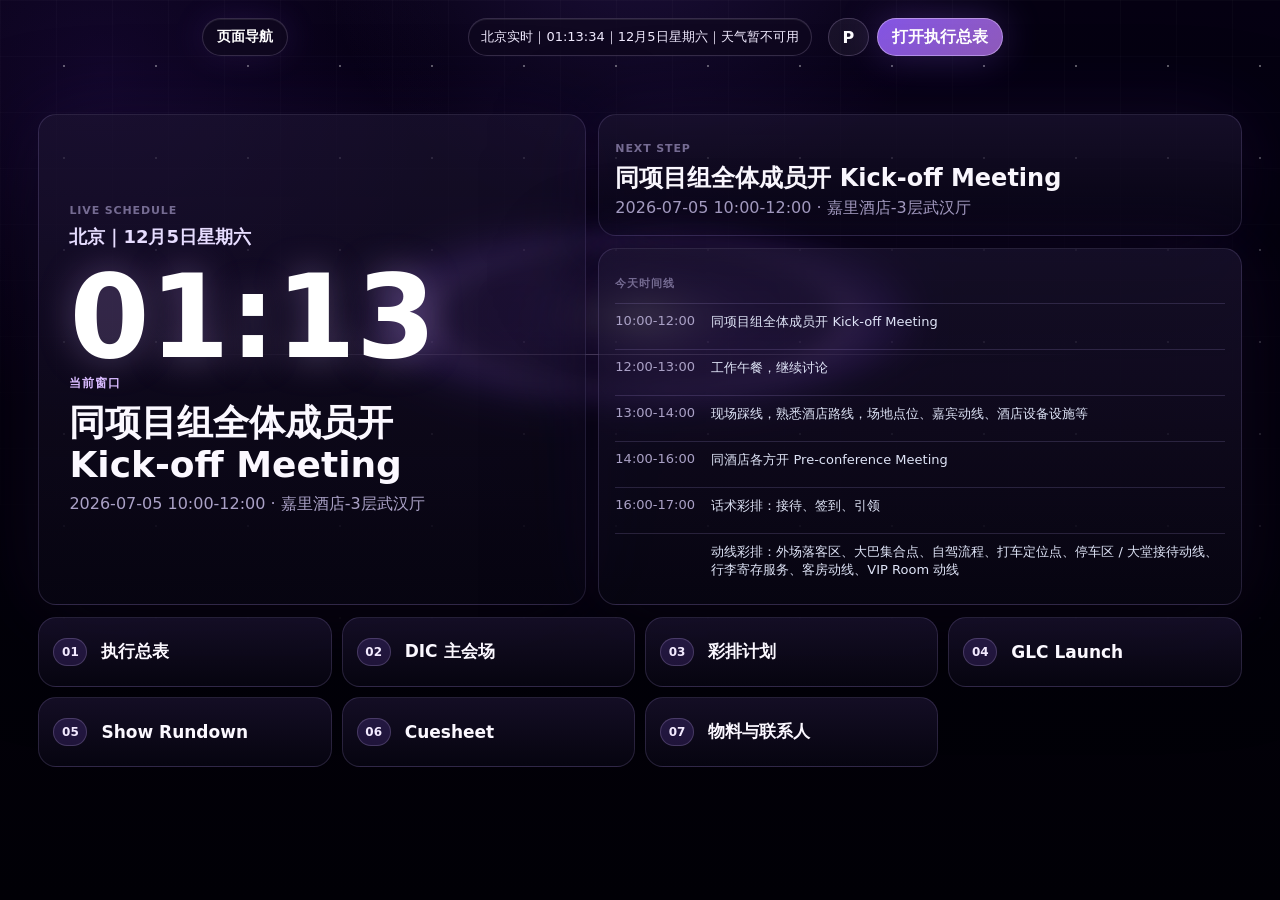
<file: onsite-schedule-linear/index.html>
<!doctype html>
<html lang="zh-CN">
<head>
  <meta charset="utf-8">
  <meta name="viewport" content="width=device-width, initial-scale=1">
  <title>DIC 2026 Onsite Action Plan</title>
  <style>
    :root {
      --ink: #fbf8ff;
      --muted: #aaa1c6;
      --dim: #756b92;
      --line: rgba(198, 176, 255, 0.16);
      --line-strong: rgba(218, 198, 255, 0.32);
      --paper: #03000b;
      --panel: rgba(18, 12, 32, 0.62);
      --panel-strong: rgba(24, 16, 43, 0.9);
      --blue: #8b5cf6;
      --cyan: #c084fc;
      --mint: #f0d7ff;
      --amber: #ffce7a;
      --red: #ff6f91;
      --glow: rgba(153, 92, 255, 0.58);
      --shadow: 0 30px 100px rgba(0, 0, 0, 0.58), 0 0 80px rgba(122, 65, 255, 0.12);
    }

    * { box-sizing: border-box; }
    html { scroll-behavior: smooth; }
    body {
      margin: 0;
      min-height: 100vh;
      color: var(--ink);
      font-family: Inter, ui-sans-serif, system-ui, -apple-system, BlinkMacSystemFont, "PingFang SC", "Microsoft YaHei", sans-serif;
      background:
        radial-gradient(circle at 50% -12%, rgba(143, 92, 255, 0.18), transparent 28%),
        radial-gradient(circle at 8% 8%, rgba(68, 32, 132, 0.22), transparent 24%),
        linear-gradient(180deg, #050012 0%, #03000b 48%, #010006 100%);
      letter-spacing: 0;
    }
    body::before {
      content: "";
      position: fixed;
      inset: 0;
      pointer-events: none;
      background-image:
        radial-gradient(circle, rgba(255, 255, 255, 0.42) 0 1px, transparent 1.4px),
        linear-gradient(rgba(255, 255, 255, 0.024) 1px, transparent 1px),
        linear-gradient(90deg, rgba(255, 255, 255, 0.024) 1px, transparent 1px);
      background-position: 18px 20px, 0 0, 0 0;
      background-size: 92px 92px, 56px 56px, 56px 56px;
      mask-image: linear-gradient(to bottom, rgba(0, 0, 0, 0.95), transparent 76%);
    }
    a { color: inherit; text-decoration: none; }
    button, input, select { font: inherit; }
    .app-shell { display: block; min-height: 100vh; }
    .sidebar {
      display: none;
    }
    .brand { display: grid; grid-template-columns: 44px 1fr; gap: 12px; align-items: center; margin-bottom: 28px; }
    .brand-mark {
      display: grid; place-items: center; width: 44px; height: 44px; border-radius: 8px;
      color: #fff; background: linear-gradient(135deg, var(--blue), var(--cyan));
      box-shadow: 0 0 38px rgba(94, 106, 210, 0.42); font-weight: 850;
    }
    .brand strong { display: block; font-size: 15px; line-height: 1.2; }
    .brand span { display: block; margin-top: 4px; color: var(--muted); font-size: 12px; }
    .nav-group { margin: 18px 0 10px; color: var(--dim); font-size: 11px; font-weight: 760; letter-spacing: .08em; text-transform: uppercase; }
    .nav-link {
      display: flex; align-items: center; justify-content: space-between; min-height: 38px;
      padding: 8px 10px; border: 1px solid transparent; border-radius: 8px;
      color: #d4dbea; font-size: 13px;
    }
    .nav-link:hover, .nav-link.active { border-color: var(--line); color: #fff; background: rgba(255,255,255,.065); }
    .nav-link span:last-child { color: var(--dim); font-size: 11px; }
    .sidebar-note { margin-top: 24px; padding: 14px; border: 1px solid var(--line); border-radius: 8px; color: #cbd5e8; background: rgba(255,255,255,.055); font-size: 12px; line-height: 1.65; }
    main { position: relative; z-index: 1; min-width: 0; max-width: 1360px; margin: 0 auto; padding: 18px clamp(16px, 3vw, 42px) 64px; }
    .topbar { display: grid; grid-template-columns: 1fr auto 1fr; gap: 16px; align-items: center; margin-bottom: 58px; }
    .top-nav { position: relative; z-index: 20; display: block; justify-self: center; }
    .menu-toggle {
      display: inline-flex; align-items: center; gap: 10px; min-height: 38px; padding: 0 14px;
      border: 1px solid rgba(225, 202, 255, 0.18); border-radius: 999px; color: #fff; background: rgba(16, 9, 31, .72);
      box-shadow: inset 0 1px 0 rgba(255,255,255,.08), 0 0 34px rgba(139,92,246,.12);
      backdrop-filter: blur(18px);
      cursor: pointer; font-size: 14px; font-weight: 760; list-style: none;
    }
    .menu-toggle::-webkit-details-marker { display: none; }
    .top-nav-panel { position: absolute; top: calc(100% + 8px); left: 50%; transform: translateX(-50%); width: min(420px, calc(100vw - 32px)); padding: 10px; border: 1px solid var(--line); border-radius: 18px; background: rgba(12, 7, 25, 0.92); box-shadow: var(--shadow); backdrop-filter: blur(22px); }
    .top-nav-link { display: flex; align-items: center; justify-content: space-between; min-height: 34px; padding: 6px 10px; border: 1px solid transparent; border-radius: 999px; color: #e7ebff; font-size: 13px; }
    .top-nav-link:hover, .top-nav-link.active { border-color: rgba(221, 200, 255, 0.22); background: rgba(143, 92, 255, .16); }
    .date-tag { justify-self: start; display: inline-flex; gap: 8px; align-items: center; padding: 9px 12px; border: 1px solid rgba(225, 202, 255, 0.18); border-radius: 999px; color: #f1ebff; background: rgba(16, 9, 31, .72); box-shadow: inset 0 1px 0 rgba(255,255,255,.08); backdrop-filter: blur(18px); font-size: 13px; }
    .actions { display: flex; gap: 8px; align-items: center; }
    .icon-button, .primary-button {
      min-height: 38px; border: 1px solid rgba(225, 202, 255, 0.22); border-radius: 999px; color: #fff;
      background: rgba(255,255,255,.055); cursor: pointer; padding: 0 14px; font-weight: 720;
    }
    .primary-button { border-color: rgba(224, 196, 255, .54); background: linear-gradient(135deg, rgba(143,92,246,.92), rgba(198,126,255,.72)); box-shadow: 0 0 42px rgba(143,92,246,.32); }
    .view-section { display: none; }
    .view-section.active { display: block; }
    .hero.view-section.active { position: relative; display: block; }
    .hero::before {
      content: "";
      position: absolute;
      left: 50%;
      top: 72px;
      width: min(760px, 72vw);
      height: 260px;
      transform: translateX(-50%);
      pointer-events: none;
      z-index: -1;
      background:
        radial-gradient(ellipse at center, rgba(255, 255, 255, 0.72) 0 2%, rgba(225, 188, 255, 0.44) 7%, rgba(154, 84, 255, 0.28) 18%, transparent 56%),
        radial-gradient(ellipse at center, transparent 0 36%, rgba(216, 165, 255, 0.5) 38%, rgba(130, 67, 255, 0.34) 44%, transparent 53%);
      filter: blur(10px);
      opacity: 0.58;
      mix-blend-mode: screen;
    }
    .hero::after {
      content: "";
      position: absolute;
      left: 12%;
      right: 12%;
      top: 240px;
      height: 1px;
      z-index: -1;
      pointer-events: none;
      background: linear-gradient(90deg, transparent, rgba(236, 210, 255, 0.72), transparent);
      box-shadow: 0 0 34px rgba(168, 85, 247, 0.58);
      opacity: 0.7;
    }
    .live-dashboard { display: grid; grid-template-columns: minmax(0, .92fr) minmax(360px, 1.08fr); gap: 12px; min-height: auto; }
    .now-panel, .next-panel, .task-panel, .today-panel, .detail-panel, .module-card {
      border: 1px solid var(--line); border-radius: 18px; background: linear-gradient(180deg, rgba(29, 20, 51, 0.68), rgba(10, 7, 22, 0.62)); box-shadow: var(--shadow); backdrop-filter: blur(24px);
    }
    .now-panel { padding: clamp(18px, 3vw, 30px); display: flex; flex-direction: column; justify-content: center; min-height: 300px; }
    .calendar-row { display: flex; gap: 16px; justify-content: space-between; align-items: start; }
    .eyebrow, .panel-kicker { color: var(--dim); font-size: 11px; font-weight: 780; letter-spacing: .08em; text-transform: uppercase; }
    .calendar-date { margin-top: 8px; color: #e7ddff; font-size: 18px; font-weight: 760; }
    .clock-time { margin: 20px 0 8px; color: #fff; font-size: clamp(58px, 9vw, 118px); line-height: .85; letter-spacing: 0; text-shadow: 0 0 36px rgba(215,176,255,.35); }
    .current-task-label { color: #d9bbff; font-size: 12px; font-weight: 800; letter-spacing: .08em; text-transform: uppercase; }
    .current-task { max-width: 760px; margin: 10px 0 8px; font-size: clamp(24px, 2.85vw, 36px); line-height: 1.16; text-wrap: balance; word-break: keep-all; overflow-wrap: normal; }
    .current-window { color: var(--muted); font-size: 16px; }
    .side-stack { display: grid; grid-template-rows: auto 1fr; gap: 12px; }
    .next-panel, .task-panel, .today-panel { padding: 16px; }
    .next-title { margin: 10px 0 6px; font-size: 24px; line-height: 1.08; }
    .next-time { margin: 0; color: var(--muted); }
    .today-strip, .mini-list { display: grid; gap: 9px; margin: 12px 0 0; padding: 0; list-style: none; }
    .today-strip .strip-item, .mini-list li {
      display: grid; grid-template-columns: 86px 1fr; gap: 10px; padding: 9px 0; border-top: 1px solid var(--line);
      color: #dfe4f7; font-size: 13px;
    }
    .strip-time, .mini-list time { color: var(--muted); font-variant-numeric: tabular-nums; }
    .module-board { display: grid; grid-template-columns: repeat(4, minmax(0, 1fr)); gap: 10px; margin: 12px 0 0; }
    .module-card { display: grid; grid-template-columns: 38px 1fr; gap: 10px; align-items: center; min-height: 70px; padding: 14px; box-shadow: none; transition: transform .18s ease, border-color .18s ease; }
    .module-card:hover { transform: translateY(-2px); border-color: rgba(218, 192, 255, .48); box-shadow: 0 0 70px rgba(143,92,246,.2); }
    .module-icon { display: inline-grid; place-items: center; width: 34px; height: 28px; border: 1px solid rgba(222, 199, 255, .2); border-radius: 999px; color: #f3eaff; background: rgba(143,92,246,.16); font-size: 12px; font-weight: 800; }
    .module-card h3 { margin: 0; font-size: 17px; }
    .module-card p { display: none; }
    .section { padding-top: 4px; }
    .detail-tools { margin-bottom: 14px; }
    .back-link { display: inline-flex; min-height: 34px; align-items: center; padding: 0 12px; border: 1px solid rgba(225, 202, 255, 0.16); border-radius: 999px; color: #dfe4f7; background: rgba(14, 8, 28, .68); font-size: 13px; }
    .section-head { display: flex; justify-content: space-between; gap: 18px; align-items: end; margin-bottom: 14px; }
    .section-head h2 { margin: 0; font-size: clamp(30px, 3.4vw, 48px); line-height: 1.04; text-shadow: none; }
    .section-head p { max-width: 720px; margin: 8px 0 0; color: var(--muted); line-height: 1.58; }
    .toolbar { display: grid; grid-template-columns: minmax(240px, 1fr) 170px 170px; gap: 10px; margin-bottom: 12px; }
    .toolbar input, .toolbar select { min-height: 42px; width: 100%; padding: 0 12px; border: 1px solid rgba(198, 176, 255, 0.14); border-radius: 12px; color: var(--ink); background: rgba(8, 5, 18, .86); outline: none; }
    .board { border: 1px solid rgba(198, 176, 255, 0.14); border-radius: 18px; overflow: hidden; background: rgba(8, 5, 18, .72); box-shadow: 0 22px 70px rgba(0, 0, 0, 0.42); backdrop-filter: blur(18px); }
    .table-scroll { overflow-x: auto; }
    table { width: 100%; border-collapse: collapse; min-width: 960px; }
    th, td { padding: 12px 13px; border-bottom: 1px solid var(--line); text-align: left; vertical-align: top; }
    th { color: var(--dim); background: rgba(18, 10, 34, .94); font-size: 11px; font-weight: 780; letter-spacing: .08em; text-transform: uppercase; }
    tr:hover td { background: rgba(143,92,246,.055); }
    .time { color: #fff; font-variant-numeric: tabular-nums; white-space: nowrap; }
    .task-title { display: block; margin-bottom: 5px; font-weight: 760; }
    .task-note { color: var(--muted); font-size: 12px; line-height: 1.45; }
    .chip { display: inline-flex; align-items: center; min-height: 24px; padding: 0 8px; border: 1px solid var(--line); border-radius: 999px; color: #dfe4f7; background: rgba(255,255,255,.045); font-size: 12px; white-space: nowrap; }
    .chip.go { border-color: rgba(46,233,166,.35); color: #d6fff0; background: rgba(46,233,166,.09); }
    .chip.hold { border-color: rgba(255,180,76,.35); color: #ffe2b1; background: rgba(255,180,76,.1); }
    .chip.show { border-color: rgba(94,106,210,.42); color: #dce2ff; background: rgba(94,106,210,.14); }
    .chip.ops { border-color: rgba(53,200,255,.36); color: #d9f5ff; background: rgba(53,200,255,.1); }
    .grid { display: grid; gap: 12px; }
    .grid.two { grid-template-columns: repeat(2, minmax(0, 1fr)); }
    .grid.three { grid-template-columns: repeat(3, minmax(0, 1fr)); }
    .detail-panel { padding: 18px; box-shadow: none; }
    .detail-panel h3 { margin: 0 0 12px; font-size: 18px; }
    .detail-panel p { margin: 0; color: var(--muted); line-height: 1.58; }
    .snapshot { display: grid; grid-template-columns: minmax(240px, 360px) 1fr; gap: 14px; align-items: center; margin-top: 14px; padding: 14px; border: 1px solid var(--line); border-radius: 8px; background: rgba(255,255,255,.045); }
    .snapshot img { width: 100%; border: 1px solid var(--line); border-radius: 8px; background: #11131c; }
    .contact-board { margin-top: 14px; }
    @media (max-width: 1180px) {
      main { padding: 14px 32px 44px; }
      .topbar { grid-template-columns: auto 1fr auto; gap: 10px; margin-bottom: 30px; }
      .date-tag { justify-self: center; max-width: 100%; white-space: nowrap; }
      .menu-toggle, .date-tag, .icon-button, .primary-button { min-height: 34px; font-size: 12px; }
      .live-dashboard { grid-template-columns: minmax(0, .9fr) minmax(300px, 1.1fr); gap: 10px; min-height: auto; }
      .now-panel { min-height: 250px; padding: 22px; }
      .next-panel, .today-panel { padding: 14px; }
      .clock-time { margin: 12px 0 6px; font-size: clamp(64px, 10vw, 96px); }
      .current-task { font-size: clamp(24px, 3vw, 32px); line-height: 1.16; }
      .current-window, .next-time { font-size: 14px; }
      .next-title { font-size: 20px; }
      .today-strip .strip-item { grid-template-columns: 78px 1fr; padding: 7px 0; font-size: 12px; }
      .module-board { grid-template-columns: repeat(4, minmax(0, 1fr)); }
      .module-card { min-height: 56px; padding: 10px; }
      .module-card h3 { font-size: 14px; }
      .module-icon { width: 30px; height: 24px; font-size: 11px; }
    }
    @media (max-width: 780px) {
      main { padding: 14px 12px 42px; }
      .topbar, .calendar-row, .section-head { display: block; }
      .actions { margin-top: 10px; }
      .module-board, .grid.two, .grid.three { grid-template-columns: 1fr; }
      .toolbar { grid-template-columns: 1fr; }
      .snapshot { grid-template-columns: 1fr; }
      .clock-time { font-size: clamp(58px, 22vw, 98px); }
      .current-task { font-size: 28px; line-height: 1.18; }
    }
  </style>
</head>
<body>
  <div class="app-shell">
    <aside class="sidebar" aria-label="Site navigation">
      <a class="brand" href="#home" data-view-link="home">
        <span class="brand-mark">DIC</span>
        <span><strong>2026 Onsite</strong><span>Action Plan</span></span>
      </a>
      <div class="nav-group">Pages</div>
      <a class="nav-link active" href="#home" data-view-link="home"><span>现场总览</span><span>00</span></a>
      <a class="nav-link" href="#master" data-view-link="master"><span>执行总表</span><span>01</span></a>
      <a class="nav-link" href="#dic" data-view-link="dic"><span>DIC 主会场</span><span>02</span></a>
      <a class="nav-link" href="#rehearsal" data-view-link="rehearsal"><span>彩排计划</span><span>03</span></a>
      <a class="nav-link" href="#glc" data-view-link="glc"><span>GLC Launch</span><span>04</span></a>
      <a class="nav-link" href="#show" data-view-link="show"><span>Show Rundown</span><span>05</span></a>
      <a class="nav-link" href="#cue" data-view-link="cue"><span>Cuesheet</span><span>06</span></a>
      <a class="nav-link" href="#materials" data-view-link="materials"><span>物料与联系人</span><span>07</span></a>
    </aside>

    <main>
      <div class="topbar">
        <details class="top-nav">
          <summary class="menu-toggle">页面导航</summary>
          <div class="top-nav-panel">
            <a class="top-nav-link active" href="#home" data-view-link="home"><span>现场总览</span><span>00</span></a>
            <a class="top-nav-link" href="#master" data-view-link="master"><span>执行总表</span><span>01</span></a>
            <a class="top-nav-link" href="#dic" data-view-link="dic"><span>DIC 主会场</span><span>02</span></a>
            <a class="top-nav-link" href="#rehearsal" data-view-link="rehearsal"><span>彩排计划</span><span>03</span></a>
            <a class="top-nav-link" href="#glc" data-view-link="glc"><span>GLC Launch</span><span>04</span></a>
            <a class="top-nav-link" href="#show" data-view-link="show"><span>Show Rundown</span><span>05</span></a>
            <a class="top-nav-link" href="#cue" data-view-link="cue"><span>Cuesheet</span><span>06</span></a>
            <a class="top-nav-link" href="#materials" data-view-link="materials"><span>物料与联系人</span><span>07</span></a>
          </div>
        </details>
        <div class="date-tag" id="beijing-info">北京实时｜--:--:--</div>
        <div class="actions">
          <button class="icon-button" type="button" onclick="window.print()" title="打印页面">P</button>
          <button class="primary-button" type="button" data-open-view="master">打开执行总表</button>
        </div>
      </div>

      <section class="hero view-section active" id="home" aria-labelledby="page-title">
        <div class="live-dashboard">
          <div class="now-panel">
            <div>
              <div class="calendar-row">
                <div>
                  <div class="eyebrow">Live Schedule</div>
                  <div class="calendar-date" id="live-date">--</div>
                </div>
              </div>
              <h1 class="clock-time" id="live-clock">--:--</h1>
              <div class="current-task-label">当前窗口</div>
              <h2 class="current-task" id="current-task">读取执行总表中</h2>
              <div class="current-window" id="current-window">--</div>
            </div>
          </div>

          <div class="side-stack">
            <div class="next-panel">
              <p class="panel-kicker">Next Step</p>
              <h3 class="next-title" id="next-task">--</h3>
              <p class="next-time" id="next-time">--</p>
            </div>
            <div class="today-panel">
              <p class="panel-kicker">今天时间线</p>
              <div class="today-strip" id="today-strip"></div>
            </div>
          </div>
        </div>

        <section class="module-board home-companion" aria-label="模块总览">
          <a class="module-card" href="#master" data-view-link="master"><div class="module-icon">01</div><h3>执行总表</h3></a>
          <a class="module-card" href="#dic" data-view-link="dic"><div class="module-icon">02</div><h3>DIC 主会场</h3></a>
          <a class="module-card" href="#rehearsal" data-view-link="rehearsal"><div class="module-icon">03</div><h3>彩排计划</h3></a>
          <a class="module-card" href="#glc" data-view-link="glc"><div class="module-icon">04</div><h3>GLC Launch</h3></a>
          <a class="module-card" href="#show" data-view-link="show"><div class="module-icon">05</div><h3>Show Rundown</h3></a>
          <a class="module-card" href="#cue" data-view-link="cue"><div class="module-icon">06</div><h3>Cuesheet</h3></a>
          <a class="module-card" href="#materials" data-view-link="materials"><div class="module-icon">07</div><h3>物料与联系人</h3></a>
        </section>
      </section>

      <section class="section view-section" id="master">
        <div class="detail-tools"><a class="back-link" href="#home" data-view-link="home">返回总览</a></div>
        <div class="section-head"><div><div class="eyebrow">Full Action Plan</div><h2>执行总表</h2><p>来自 Excel 的 Full Action Plan。保留日期、时间、模块、地点、工作描述、BMBS、RECO、三方人员和备注。</p></div></div>
        <div class="toolbar"><input id="masterSearch" type="search" placeholder="搜索日期、任务、地点、负责人、备注"><select id="masterDate"></select><select id="masterStatus"><option value="all">All status</option><option value="go">GO</option><option value="ops">OPS</option><option value="show">SHOW</option><option value="hold">HOLD</option></select></div>
        <div class="board table-scroll"><table><thead><tr><th>Date</th><th>Time</th><th>Stream</th><th>Task</th><th>Location</th><th>BMBS</th><th>RECO</th><th>Status</th></tr></thead><tbody id="masterBody"></tbody></table></div>
      </section>

      <section class="section view-section" id="rehearsal">
        <div class="detail-tools"><a class="back-link" href="#home" data-view-link="home">返回总览</a></div>
        <div class="section-head"><div><div class="eyebrow">Rehearsal</div><h2>彩排计划</h2><p>按 Excel 彩排计划拆出，重点看时间、项目、地点、工作描述、RECO/BMBS 和备注。</p></div></div>
        <div class="board table-scroll"><table><thead><tr><th>Date</th><th>Time</th><th>Item</th><th>Work Description</th><th>Location</th><th>RECO</th><th>BMBS</th><th>Remark</th></tr></thead><tbody id="rehearsalBody"></tbody></table></div>
      </section>

      <section class="section view-section" id="dic">
        <div class="detail-tools"><a class="back-link" href="#home" data-view-link="home">返回总览</a></div>
        <div class="section-head"><div><div class="eyebrow">DIC Main Venue</div><h2>DIC 主会场</h2><p>DIC sheet 本身只有表头，明细从 Full Action Plan 里按主会场、大会、宴会厅、AV、同传、安检、导演和彩排关键词抽取。</p></div></div>
        <div class="board table-scroll"><table><thead><tr><th>Date</th><th>Time</th><th>Stream</th><th>Task</th><th>Location</th><th>BMBS</th><th>RECO</th><th>Staff / Note</th></tr></thead><tbody id="dicBody"></tbody></table></div>
      </section>

      <section class="section view-section" id="glc">
        <div class="detail-tools"><a class="back-link" href="#home" data-view-link="home">返回总览</a></div>
        <div class="section-head"><div><div class="eyebrow">GLC Launch</div><h2>GLC Launch 执行表</h2><p>从 GLC Launch sheet 拆出，聚焦路线复勘、接待物料、三方培训、现场彩排、座椅贴检查等任务。</p></div></div>
        <div class="board table-scroll"><table><thead><tr><th>Date</th><th>Time</th><th>Item</th><th>Work Description</th><th>Location</th><th>RECO</th><th>Staff</th><th>Remark</th></tr></thead><tbody id="glcBody"></tbody></table></div>
      </section>

      <section class="section view-section" id="show">
        <div class="detail-tools"><a class="back-link" href="#home" data-view-link="home">返回总览</a></div>
        <div class="section-head"><div><div class="eyebrow">Run of Show</div><h2>Show Rundown</h2><p>会议 run of show，适合现场看节目段落、音频、视频、灯光和备注。</p></div></div>
        <div class="board table-scroll"><table><thead><tr><th>Section</th><th>Time</th><th>Duration</th><th>Content</th><th>Audio</th><th>Video</th><th>Lighting</th><th>Remarks</th></tr></thead><tbody id="rundownBody"></tbody></table></div>
      </section>

      <section class="section view-section" id="cue">
        <div class="detail-tools"><a class="back-link" href="#home" data-view-link="home">返回总览</a></div>
        <div class="section-head"><div><div class="eyebrow">Cue Sheet</div><h2>Cuesheet</h2><p>按 show calling 使用方式拆成 VT、Graphic、LX、Audio、SM。保留原始 cue 顺序。</p></div></div>
        <div class="board table-scroll"><table><thead><tr><th>No</th><th>Start</th><th>Duration</th><th>Session</th><th>Flow</th><th>VT</th><th>LX</th><th>Audio</th><th>SM</th></tr></thead><tbody id="cueBody"></tbody></table></div>
      </section>

      <section class="section view-section" id="materials">
        <div class="detail-tools"><a class="back-link" href="#home" data-view-link="home">返回总览</a></div>
        <div class="section-head"><div><div class="eyebrow">Materials / Contacts</div><h2>物料与联系人</h2><p>Materials 和 Contact List 改为完整表格，不再只显示 Top 12。</p></div></div>
        <div class="board table-scroll"><table><thead><tr><th>Area</th><th>Name</th><th>Vendor</th><th>Progress</th><th>Size</th><th>Material</th><th>Qty</th><th>Note</th></tr></thead><tbody id="materialBody"></tbody></table></div>
        <div class="board table-scroll contact-board"><table><thead><tr><th>Project</th><th>RECO</th><th>Phone</th><th>Email</th><th>ND</th></tr></thead><tbody id="contactBody"></tbody></table></div>
        <div class="snapshot">
          <img src="assets/master-schedule-snapshot.png" alt="Master schedule screenshot">
          <div><div class="eyebrow">Source Snapshot</div><h3>Action plan_2026 DIC</h3><p>Excel 已作为当前网站主数据源。截图保留为在线文档入口识别，不再作为页面主要内容。</p></div>
        </div>
      </section>

    </main>
  </div>

  <script>
    const actionData = [{"date": "2026-07-03", "time": "10:00-12:00", "stream": "车辆展车", "location": "上海VPC", "task": "S-Class 提车", "bmbs": "王晓峰", "reco": "物流运输", "staff": "", "note": "厢式板车，保密运输", "source": "Full Action Plan"}, {"date": "2026-07-03", "time": "tbd", "stream": "车辆展车", "location": "福州（tbd）", "task": "VLE 提车", "bmbs": "TBD", "reco": "物流运输", "staff": "", "note": "提车地点未确定", "source": "Full Action Plan"}, {"date": "2026-07-03", "time": "全天陆续", "stream": "All", "location": "北京", "task": "RECO团队抵达北京", "bmbs": "All", "reco": "", "staff": "", "note": "-", "source": "Full Action Plan"}, {"date": "2026-07-05", "time": "10:00-12:00", "stream": "All", "location": "嘉里酒店-3层武汉厅", "task": "同项目组全体成员开 Kick-off Meeting", "bmbs": "", "reco": "ALL", "staff": "", "note": "提前约酒店会议室", "source": "Full Action Plan"}, {"date": "2026-07-05", "time": "12:00-13:00", "stream": "工作午餐", "location": "嘉里酒店-3层武汉厅", "task": "工作午餐，继续讨论", "bmbs": "", "reco": "小燕/梦竹", "staff": "", "note": "提前约酒店销售", "source": "Full Action Plan"}, {"date": "2026-07-05", "time": "13:00-14:00", "stream": "All", "location": "嘉里酒店", "task": "现场踩线，熟悉酒店路线，场地点位、嘉宾动线、酒店设备设施等", "bmbs": "", "reco": "ALL", "staff": "", "note": "", "source": "Full Action Plan"}, {"date": "2026-07-05", "time": "14:00-16:00", "stream": "All", "location": "嘉里酒店-3层武汉厅", "task": "同酒店各方开 Pre-conference Meeting", "bmbs": "Xin Yue/Anna", "reco": "ALL", "staff": "Kerry Hotel Team", "note": "", "source": "Full Action Plan"}, {"date": "2026-07-05", "time": "16:00-17:00", "stream": "RSVP", "location": "嘉里酒店", "task": "话术彩排：接待、签到、引领", "bmbs": "", "reco": "RSVP / 冯立姣，陈明，蒋雪勤，吴立民，调度-毕维佳", "staff": "", "note": "提前约调度-毕维佳或其他主要负责的调度", "source": "Full Action Plan"}, {"date": "2026-07-05", "time": "", "stream": "RSVP", "location": "", "task": "动线彩排：外场落客区、大巴集合点、自驾流程、打车定位点、停车区 / 大堂接待动线、行李寄存服务、客房动线、VIP Room 动线", "bmbs": "", "reco": "", "staff": "", "note": "", "source": "Full Action Plan"}, {"date": "2026-07-05", "time": "", "stream": "RSVP", "location": "线上", "task": "RSVP更新 / SP/CDP/Internal RSVP信息接收汇总 / 内部/投资人信息汇总整理 / 酒店预定信息比对", "bmbs": "Liu Yue/Anna", "reco": "", "staff": "", "note": "", "source": "Full Action Plan"}, {"date": "2026-07-05", "time": "", "stream": "RSVP", "location": "线上", "task": "RSVP信息初筛，航班/车次信息核查完善 / 信息不明确的外呼确认或反馈MB Team", "bmbs": "Liu Yue/Anna", "reco": "", "staff": "", "note": "", "source": "Full Action Plan"}, {"date": "2026-07-05", "time": "", "stream": "RSVP", "location": "线上", "task": "各环节人数/接机接站表/签到表/胸卡数据/餐饮禁忌等", "bmbs": "Liu Yue/Anna", "reco": "", "staff": "", "note": "", "source": "Full Action Plan"}, {"date": "2026-07-05", "time": "", "stream": "RSVP", "location": "线上", "task": "根据最终的RSVP表格，确定接送机摆渡的车型数量及规划", "bmbs": "Liu Yue/Anna", "reco": "", "staff": "", "note": "", "source": "Full Action Plan"}, {"date": "2026-07-05", "time": "21:00-22:00", "stream": "搭建&AV", "location": "嘉里酒店-2层宴会厅", "task": "办理进场手续、使用区域验场及定位、卸货区域确认", "bmbs": "", "reco": "李鹏", "staff": "搭建AV", "note": "", "source": "Full Action Plan"}, {"date": "2026-07-05", "time": "22:00-22:30", "stream": "搭建", "location": "嘉里酒店-2层宴会厅", "task": "电梯保护、地面保护等", "bmbs": "", "reco": "李鹏", "staff": "搭建AV", "note": "", "source": "Full Action Plan"}, {"date": "2026-07-05", "time": "22:30-00:00", "stream": "搭建", "location": "嘉里酒店-2层宴会厅", "task": "搭建卸货、定位", "bmbs": "", "reco": "李鹏", "staff": "搭建AV", "note": "", "source": "Full Action Plan"}, {"date": "2026-07-06", "time": "00:00-01:00", "stream": "搭建AV", "location": "嘉里酒店-2层宴会厅", "task": "AV进场卸货、定位", "bmbs": "", "reco": "李鹏", "staff": "AV", "note": "", "source": "Full Action Plan"}, {"date": "2026-07-06", "time": "00:00-02:00", "stream": "搭建AV", "location": "嘉里酒店-2层宴会厅及酒店户外", "task": "主舞台结构搭建完成、户外展台结构搭建完成", "bmbs": "", "reco": "李鹏", "staff": "搭建", "note": "", "source": "Full Action Plan"}, {"date": "2026-07-06", "time": "02:00-10:00", "stream": "搭建AV", "location": "嘉里酒店-2层宴会厅", "task": "LED屏幕、灯光架、音响完成搭建摆放", "bmbs": "", "reco": "李鹏", "staff": "AV", "note": "", "source": "Full Action Plan"}, {"date": "2026-07-06", "time": "02:00-10:00", "stream": "搭建AV", "location": "嘉里酒店-2层宴会厅及酒店户外", "task": "主舞台细节调整、户外展车台细节调整并完成", "bmbs": "", "reco": "李鹏", "staff": "搭建", "note": "", "source": "Full Action Plan"}, {"date": "2026-07-06", "time": "08:00-12:00", "stream": "RSVP", "location": "嘉里酒店-1层大堂", "task": "酒店接待，培训+彩排 / 1.酒店兼职现场熟悉点位，检查话术和所有签到流程彩排 / 2.酒店房卡套交接", "bmbs": "Anna", "reco": "RSVP-冯立姣，蒋雪勤，张媛媛", "staff": "所有兼职", "note": "", "source": "Full Action Plan"}, {"date": "2026-07-06", "time": "08:00-12:00", "stream": "RSVP", "location": "嘉里酒店-1层大堂", "task": "车辆接待，培训+彩排 / 各交通站点兼职，接机站点位、动线，接待话术，接待流程", "bmbs": "Xin Yue", "reco": "RSVP-吴立民，陈明", "staff": "接机接站兼职", "note": "", "source": "Full Action Plan"}, {"date": "2026-07-06", "time": "08:00-12:00", "stream": "RSVP", "location": "嘉里酒店-1层大堂或者是工作间", "task": "签到接待，签到系统&胸卡制作培训", "bmbs": "Xin Yue", "reco": "冯立姣、张媛媛", "staff": "酒店兼职", "note": "胸卡制作机器 2 套最少", "source": "Full Action Plan"}, {"date": "2026-07-06", "time": "08:00-12:00", "stream": "安保", "location": "嘉里酒店", "task": "安保培训+动线流程点位彩排", "bmbs": "Xin Yue", "reco": "孟琳/安保队长", "staff": "安保", "note": "", "source": "Full Action Plan"}, {"date": "2026-07-06", "time": "08:00-16:00", "stream": "同传间", "location": "嘉里酒店-2层宴会厅", "task": "同传间完成定位、搭建、测试", "bmbs": "", "reco": "李鹏/陈茜", "staff": "同传/AV", "note": "", "source": "Full Action Plan"}, {"date": "2026-07-06", "time": "08:00-17:00", "stream": "安检", "location": "嘉里酒店-2层序厅", "task": "安检门/闸机/手机柜进场，定位、安装、测试、培训", "bmbs": "", "reco": "李鹏/孟琳/小燕", "staff": "赵天", "note": "", "source": "Full Action Plan"}, {"date": "2026-07-06", "time": "09:00-11:00", "stream": "展车+物料", "location": "奔驰大厦-嘉里酒店/香格里拉", "task": "奔驰大厦取GLE-L和取笔记本（267）、pin（255）", "bmbs": "Xin Yue", "reco": "崔旺", "staff": "", "note": "", "source": "Full Action Plan"}, {"date": "2026-07-06", "time": "09:00-12:00", "stream": "户外展车", "location": "北京波士瑞达", "task": "GLC SUV 提车，厢式板车，保密运输", "bmbs": "", "reco": "王晓峰", "staff": "物流运输", "note": "", "source": "Full Action Plan"}, {"date": "2026-07-06", "time": "09:00-12:00", "stream": "车辆展车", "location": "北京奔驰研发中心", "task": "VLE提车，厢式板车，保密运输", "bmbs": "", "reco": "王晓峰", "staff": "物流运输", "note": "", "source": "Full Action Plan"}, {"date": "2026-07-06", "time": "09:00-12:00", "stream": "车辆展车", "location": "奔驰大厦", "task": "GLE L SUV 提车，厢式板车，保密运输", "bmbs": "", "reco": "王晓峰", "staff": "物流运输", "note": "", "source": "Full Action Plan"}, {"date": "2026-07-06", "time": "10:00-16:00", "stream": "搭建AV", "location": "嘉里酒店-2层宴会厅", "task": "AV设备通电、素材拷贝，灯光编程、音响测试", "bmbs": "", "reco": "李鹏", "staff": "AV", "note": "", "source": "Full Action Plan"}, {"date": "2026-07-06", "time": "10:00-16:00", "stream": "搭建AV", "location": "嘉里酒店-2层宴会厅", "task": "序厅基础结构搭建完成（合影拍照区、氛围装饰区）", "bmbs": "", "reco": "李鹏", "staff": "搭建", "note": "", "source": "Full Action Plan"}, {"date": "2026-07-06", "time": "10:00-18:00", "stream": "花艺", "location": "嘉里酒店-2层序厅", "task": "2F 序厅绿植装置，进场布置", "bmbs": "", "reco": "杨洋", "staff": "花艺", "note": "", "source": "Full Action Plan"}, {"date": "2026-07-06", "time": "11:00-12:00", "stream": "途中", "location": "嘉里酒店/奔驰大厦-香格里拉", "task": "嘉里酒店出发前往香格里拉", "bmbs": "Xin Yue", "reco": "崔旺", "staff": "工作车", "note": "", "source": "Full Action Plan"}, {"date": "2026-07-06", "time": "12:00-16:00", "stream": "GLC", "location": "首钢三高炉", "task": "GLC堪场&彩排", "bmbs": "Xin Yue", "reco": "紫薇", "staff": "-", "note": "", "source": "Full Action Plan"}, {"date": "2026-07-06", "time": "12:00-00:00", "stream": "安保", "location": "嘉里酒店-2层宴会厅", "task": "全天在岗", "bmbs": "", "reco": "孟琳/安保队长", "staff": "安保", "note": "", "source": "Full Action Plan"}, {"date": "2026-07-06", "time": "13:00-16:00", "stream": "户外展车", "location": "嘉里酒店-户外展车台", "task": "GLC SUV 抵达，户外展车位上车，车辆车美，电量检查充电，展车系统调试", "bmbs": "Xin Yue", "reco": "崔旺", "staff": "车管/安保", "note": "", "source": "Full Action Plan"}, {"date": "2026-07-06", "time": "13:00-16:00", "stream": "户外展车", "location": "嘉里酒店-户外展车台", "task": "VLE 抵达，时间待定，如提前提车，6日晚/8日均需进厅落位 / 车头牌安装；车辆电量检查，展车模式调试", "bmbs": "Xin Yue", "reco": "崔旺/孟琳", "staff": "车管/安保/酒店", "note": "VLE提车信息待定", "source": "Full Action Plan"}, {"date": "2026-07-06", "time": "13:00-16:00", "stream": "车辆展车", "location": "嘉里酒店-2层宴会厅1", "task": "S-Class 进厅落位，从地库上车梯进厅，保密车衣，安保遮挡沿途路线监控，封闭1号厅 / 车头牌安装；车辆电量检查，展车模式调试", "bmbs": "Xin Yue", "reco": "崔旺/孟琳", "staff": "车管/安保/酒店", "note": "抵达前，通知酒店提前封闭1号厅", "source": "Full Action Plan"}, {"date": "2026-07-06", "time": "13:00-16:00", "stream": "车辆展车", "location": "嘉里酒店-2层宴会厅1", "task": "GLE L SUV 抵达落位，上车梯进厅进厅，保密车衣，安保遮挡沿途路线监控，封闭1号厅； / 车头牌安装；车辆电量检查，展车模式调试", "bmbs": "Xin Yue", "reco": "崔旺/孟琳", "staff": "车管/安保/酒店", "note": "抵达前，通知酒店提前封闭1号厅", "source": "Full Action Plan"}, {"date": "2026-07-06", "time": "13:00-18:00", "stream": "花艺", "location": "嘉里酒店-户外展车台", "task": "户外展车车台 绿植布置，傍晚前布置完毕", "bmbs": "", "reco": "杨洋", "staff": "花艺", "note": "", "source": "Full Action Plan"}, {"date": "2026-07-06", "time": "14:00-16:00", "stream": "安保", "location": "嘉里酒店-2层宴会厅", "task": "展车入场，安保到岗， / 所有人员必须签署保密协议+镜头贴方可进场，无证人员不可进场", "bmbs": "", "reco": "李鹏/孟琳/陈茜", "staff": "搭建AV/安保", "note": "在安检门位置准备好IBM桌（罩黑色桌布），提前打印好保密协议，人人都需要签署，准备红色贴纸，签署完贴好方可进入，避免反复询问", "source": "Full Action Plan"}, {"date": "2026-07-06", "time": "14:00-16:00", "stream": "GLC", "location": "线上", "task": "和市场部确认： / 1.整体方案，包括进场流程、安检流程、签到台、存包方案等是否有变更； / 2.核对跨越山海路线，流程，接车点位，具体的衔接服务的安排； / 3.提前看天气预报，确认雨天应急方案", "bmbs": "Liu Yue", "reco": "赵紫薇", "staff": "SMS", "note": "", "source": "Full Action Plan"}, {"date": "2026-07-06", "time": "16:00-16:30", "stream": "大会", "location": "嘉里酒店-2层宴会厅", "task": "上屏文件检查：整体试播，音乐、视频、画面检查", "bmbs": "", "reco": "陈茜/豆豆/小可/门门/Simon", "staff": "", "note": "", "source": "Full Action Plan"}, {"date": "2026-07-06", "time": "16:00", "stream": "大会", "location": "嘉里酒店-2层宴会厅", "task": "同传间搭建完成", "bmbs": "", "reco": "陈茜/李鹏/小可", "staff": "", "note": "", "source": "Full Action Plan"}, {"date": "2026-07-06", "time": "16:00-17:00", "stream": "途中", "location": "首钢三高炉-嘉里酒店", "task": "从三高炉返回嘉里大酒店", "bmbs": "Xin Yue", "reco": "崔旺", "staff": "工作车", "note": "", "source": "Full Action Plan"}, {"date": "2026-07-06", "time": "16:00-17:00", "stream": "主会场交场验收", "location": "嘉里酒店-2层宴会厅", "task": "主会场舞台交场，客户验场，提出需整改问题", "bmbs": "Xin Yue/Anna", "reco": "李鹏", "staff": "搭建AV", "note": "", "source": "Full Action Plan"}, {"date": "2026-07-06", "time": "16:00-18:00", "stream": "GLC", "location": "线上", "task": "嘉宾信息核对： / 再次核对嘉宾到达信息，尤其是跨越山海投资人、自行抵达和自驾的嘉宾到达时间", "bmbs": "Liu Yue", "reco": "赵紫薇/冯立姣", "staff": "", "note": "", "source": "Full Action Plan"}, {"date": "2026-07-06", "time": "16:00-18:00", "stream": "RSVP", "location": "嘉里酒店-2层工作间", "task": "RSVP零星更新补录，临时变更/后补信息补录、核查", "bmbs": "", "reco": "RSVP-蒋雪勤、张媛媛", "staff": "", "note": "", "source": "Full Action Plan"}, {"date": "2026-07-06", "time": "16:00-18:00", "stream": "RSVP", "location": "嘉里酒店-2层工作间", "task": "各环节人数/接机接站表/签到表/胸卡数据/餐饮禁忌等", "bmbs": "", "reco": "RSVP-蒋雪勤、张媛媛", "staff": "", "note": "", "source": "Full Action Plan"}, {"date": "2026-07-06", "time": "16:00-19:00", "stream": "搭建AV", "location": "嘉里酒店", "task": "AV设备调试，文件拷贝进空台", "bmbs": "", "reco": "李鹏", "staff": "AV", "note": "", "source": "Full Action Plan"}, {"date": "2026-07-06", "time": "16:00-20:00", "stream": "搭建AV", "location": "嘉里酒店-2层宴会厅", "task": "序厅结构细节调整（美缝、灯光设置等）", "bmbs": "", "reco": "李鹏", "staff": "搭建", "note": "", "source": "Full Action Plan"}, {"date": "2026-07-06", "time": "16:00-22:00", "stream": "搭建AV", "location": "嘉里酒店", "task": "配合大会内部彩排，测试上屏文件，灯光编程啊，音响调试", "bmbs": "", "reco": "李鹏", "staff": "AV", "note": "", "source": "Full Action Plan"}, {"date": "2026-07-06", "time": "16:00-23:00", "stream": "搭建AV", "location": "嘉里酒店-2层宴会厅", "task": "内部彩排、设备调试、控台技术熟悉流程", "bmbs": "", "reco": "李鹏", "staff": "AV", "note": "", "source": "Full Action Plan"}, {"date": "2026-07-06", "time": "16:00-00:00", "stream": "安保", "location": "嘉里酒店-2层宴会厅", "task": "大会彩排期间，安保在岗， / 所有人员必须签署保密协议+镜头贴方可进场，无证人员不可进场", "bmbs": "", "reco": "", "staff": "", "note": "", "source": "Full Action Plan"}, {"date": "2026-07-06", "time": "16:30-17:00", "stream": "大会", "location": "嘉里酒店-2层宴会厅", "task": "导演组走场： / Walk around with show director and show assistants,Show director and show assistants briefing", "bmbs": "", "reco": "陈茜/豆豆/小可/门门/Simon", "staff": "", "note": "", "source": "Full Action Plan"}, {"date": "2026-07-06", "time": "17:00-17:30", "stream": "大会", "location": "嘉里酒店-2层宴会厅", "task": "导演组沟通：Show crew meeting", "bmbs": "", "reco": "陈茜/豆豆/小可/门门/Simon", "staff": "AV", "note": "", "source": "Full Action Plan"}, {"date": "2026-07-06", "time": "17:00-18:00", "stream": "安检交场验收", "location": "嘉里酒店-2层序厅", "task": "安检门/闸机/手机柜交场，客户验场", "bmbs": "Xin Yue", "reco": "李鹏/孟琳/小燕", "staff": "赵天", "note": "", "source": "Full Action Plan"}, {"date": "2026-07-06", "time": "17:30-18:00", "stream": "大会", "location": "嘉里酒店-2层宴会厅", "task": "上屏文件确认：Content go through with show director", "bmbs": "", "reco": "陈茜/豆豆/小可/门门/Simon", "staff": "AV", "note": "", "source": "Full Action Plan"}, {"date": "2026-07-06", "time": "18:00-18:30", "stream": "大会", "location": "嘉里酒店-2层宴会厅", "task": "导演与客户沟通会", "bmbs": "Xin Yue/Anna", "reco": "陈茜/豆豆/小可/门门/Simon", "staff": "AV", "note": "", "source": "Full Action Plan"}, {"date": "2026-07-06", "time": "18:30-19:00", "stream": "户外展车台验收", "location": "嘉里酒店-户外", "task": "户外展车台交场，客户验场", "bmbs": "Xin Yue", "reco": "李鹏", "staff": "搭建AV", "note": "", "source": "Full Action Plan"}, {"date": "2026-07-06", "time": "19:00-22:00", "stream": "大会", "location": "嘉里酒店-2层宴会厅", "task": "技术彩排：Technical rehearsal", "bmbs": "", "reco": "陈茜/豆豆/小可/门门/Simon", "staff": "AV", "note": "", "source": "Full Action Plan"}, {"date": "2026-07-06", "time": "20:00-21:00", "stream": "序厅交场验收", "location": "嘉里酒店-2层宴会厅", "task": "序厅交场，客户验场，提出需整改问题", "bmbs": "Xin Yue", "reco": "李鹏", "staff": "搭建AV", "note": "", "source": "Full Action Plan"}, {"date": "2026-07-06", "time": "22:00-23:00", "stream": "大会", "location": "嘉里酒店-2层宴会厅", "task": "Run-through rehearsal with clients", "bmbs": "Xin Yue", "reco": "陈茜/豆豆/小可/门门/Simon", "staff": "camera operator", "note": "", "source": "Full Action Plan"}, {"date": "2026-07-06", "time": "22:00-23:00", "stream": "售后精品", "location": "嘉里酒店-2层宴会厅", "task": "售后精品展柜进场，定位、搭建安装", "bmbs": "BMBS-CS", "reco": "李鹏", "staff": "", "note": "", "source": "Full Action Plan"}, {"date": "2026-07-06", "time": "22:00（tbd）", "stream": "大会", "location": "嘉里酒店-2层宴会厅", "task": "内部彩排：Further rehearsal if needed", "bmbs": "Xin Yue", "reco": "陈茜/豆豆/小可/门门/Simon", "staff": "AV", "note": "", "source": "Full Action Plan"}, {"date": "2026-07-06", "time": "00:00", "stream": "大会", "location": "嘉里酒店-2层宴会厅", "task": "上屏文件整理、台本手卡打印、鹅颈/头戴/麦克/intercom充电", "bmbs": "", "reco": "陈茜/豆豆/小可/门门/Runner", "staff": "AV/打印机pt", "note": "", "source": "Full Action Plan"}, {"date": "2026-07-06", "time": "全天", "stream": "RSVP", "location": "嘉里酒店-2层物料间", "task": "接待物料整理 / 1. 机场火车站及车队物料清点整理，包括手举牌、车头牌、饮用水、纸巾湿巾、充电线等 / 2. 酒店接待相关物料及制作物清点整理，包括胸卡，DIC贴纸，挂绳，餐券，房卡套，签到礼，桌立/指引牌等", "bmbs": "", "reco": "王磊+毕维佳/RSVP-吴立民", "staff": "", "note": "", "source": "Full Action Plan"}, {"date": "2026-07-06", "time": "全天", "stream": "RSVP-车辆", "location": "嘉里酒店", "task": "车辆物料整备 / 待车辆整备、物品摆放；贴车贴-考斯特/宇通 / 核实酒店地库停车场、停车券的核销机制", "bmbs": "", "reco": "王磊+毕维佳/RSVP-吴立民", "staff": "酒店", "note": "调度-毕维佳", "source": "Full Action Plan"}, {"date": "2026-07-06", "time": "tbd", "stream": "RSVP-车辆", "location": "嘉里酒店", "task": "拍照确认- vclass｜接待车辆检查：完成贴车贴，车身整洁、车内无改装、无装饰", "bmbs": "Xin Yue", "reco": "崔旺", "staff": "车辆", "note": "", "source": "Full Action Plan"}, {"date": "2026-07-07", "time": "08:00-08:30", "stream": "RSVP-车辆", "location": "外部大巴停车场", "task": "拍照确认-大巴考斯特｜接待车辆检查：完成贴车贴，车身整洁、车辆备品", "bmbs": "Xin Yue", "reco": "崔旺", "staff": "车辆", "note": "", "source": "Full Action Plan"}, {"date": "2026-07-07", "time": "07:00", "stream": "ALL", "location": "嘉里酒店", "task": "RECO项目组，全员各点位Stand by，领取对讲机统一频道", "bmbs": "", "reco": "郑阳", "staff": "兼职", "note": "", "source": "Full Action Plan"}, {"date": "2026-07-07", "time": "07:00-08:00", "stream": "机器人", "location": "嘉里酒店-1层大堂", "task": "大堂接待机器人A到达，测试、彩排，", "bmbs": "Xin Yue/Anna", "reco": "杨洋", "staff": "机器人工程师", "note": "", "source": "Full Action Plan"}, {"date": "2026-07-07", "time": "08:00", "stream": "RSVP", "location": "嘉里酒店-2层工作间", "task": "短信群发,7月7日抵达嘉宾温馨提示、签到提醒", "bmbs": "Haci", "reco": "RSVP-朱玲", "staff": "", "note": "", "source": "Full Action Plan"}, {"date": "2026-07-07", "time": "08:00-09:00", "stream": "RSVP", "location": "机场 & 火车站", "task": "接机接站团队抵达场站Standby：检查三方人员仪容仪表、话术考核、点位职能考核", "bmbs": "", "reco": "RSVP-吴立民+3 专领负责各自站点", "staff": "", "note": "", "source": "Full Action Plan"}, {"date": "2026-07-07", "time": "", "stream": "RSVP", "location": "机场 & 火车站", "task": "车辆抵达各点位Standby：车辆外观及车内物料复查", "bmbs": "", "reco": "RSVP-吴立民+3 专领负责各自站点", "staff": "", "note": "", "source": "Full Action Plan"}, {"date": "2026-07-07", "time": "08:00-09:00（根据最早到达时间）", "stream": "花艺", "location": "嘉里酒店-1层大堂", "task": "1F 签到台，桌花落位", "bmbs": "Haci", "reco": "杨洋", "staff": "", "note": "", "source": "Full Action Plan"}, {"date": "2026-07-07", "time": "08:00-09:00", "stream": "RSVP", "location": "嘉里酒店-1层大堂", "task": "酒店接待团队standby： / 与酒店团队紧密沟通房态，确保嘉宾入住顺利 / 检查胸卡录入设备 / 检查三方人员仪容仪表、话术考核、点位职能考核 / 检查签到台及酒店前台物料", "bmbs": "Haci", "reco": "RSVP-蒋雪勤+张媛媛", "staff": "", "note": "", "source": "Full Action Plan"}, {"date": "2026-07-07", "time": "08:00-09:00", "stream": "RSVP- Room Drop", "location": "嘉里酒店-客房", "task": "SP嘉宾客房检查：房间内摆放欢迎水果，拍照发群内同步", "bmbs": "Anna", "reco": "RSVP-蒋雪勤，张媛媛", "staff": "", "note": "", "source": "Full Action Plan"}, {"date": "2026-07-07", "time": "08:00-09:00", "stream": "大会", "location": "嘉里酒店-2层宴会厅", "task": "酒店前2排座椅摆放", "bmbs": "", "reco": "Simon/陈茜/豆豆/小可/门门", "staff": "", "note": "", "source": "Full Action Plan"}, {"date": "2026-07-07", "time": "08:00-09:00", "stream": "大会", "location": "嘉里酒店-2层宴会厅", "task": "熟悉场地、设备测试、熟悉内容、同传设备调试、全部耳机检查 / （与耳麦是否有对冲信息源）", "bmbs": "", "reco": "Simon/陈茜/豆豆/小可/门门", "staff": "同传老师", "note": "", "source": "Full Action Plan"}, {"date": "2026-07-07", "time": "08:00-10:00", "stream": "大会", "location": "嘉里酒店-2层宴会厅", "task": "内部彩排&上屏文件检查：Crew call or Technical check + rehearsal", "bmbs": "", "reco": "Simon/陈茜/豆豆/小可/门门", "staff": "", "note": "", "source": "Full Action Plan"}, {"date": "2026-07-07", "time": "08:00-18:00", "stream": "机器人", "location": "嘉里酒店-1层大堂", "task": "大堂接待机器人A，迎宾、互动，充电", "bmbs": "", "reco": "杨洋/RSVP", "staff": "机器人工程师", "note": "", "source": "Full Action Plan"}, {"date": "2026-07-07", "time": "08:00-20:00", "stream": "摄影摄像", "location": "嘉里酒店-2层宴会厅", "task": "拍摄团队到场，熟悉场地、配合彩排", "bmbs": "", "reco": "陈茜", "staff": "摄影摄像", "note": "", "source": "Full Action Plan"}, {"date": "2026-07-07", "time": "08:00-21:00", "stream": "安保", "location": "嘉里酒店-1F签到台", "task": "维护签到台秩序", "bmbs": "", "reco": "孟琳/安保队长", "staff": "安保", "note": "", "source": "Full Action Plan"}, {"date": "2026-07-07", "time": "08:00-22:00", "stream": "RSVP", "location": "机场 & 火车站", "task": "按照站点负责人分工接机： / 时刻关注嘉宾航班情况，更新接机表；接到嘉宾后在接待群内通报", "bmbs": "", "reco": "RSVP-吴立民+3 专领负责各自站点", "staff": "各交通站点兼职", "note": "", "source": "Full Action Plan"}, {"date": "2026-07-07", "time": "09:00-19:00", "stream": "车辆展车", "location": "嘉里酒店-2层宴会厅", "task": "室内展车，日常清洁维护，车辆电量检查，展车模式调试", "bmbs": "", "reco": "王晓峰", "staff": "车美", "note": "", "source": "Full Action Plan"}, {"date": "2026-07-07", "time": "09:00-19:00", "stream": "车辆展车", "location": "嘉里酒店-户外展车", "task": "户外展车，日常清洁维护，车辆电量检查，展车模式调试", "bmbs": "", "reco": "王晓峰", "staff": "车美", "note": "", "source": "Full Action Plan"}, {"date": "2026-07-07", "time": "09:00-22:00", "stream": "RSVP", "location": "嘉里酒店-户外落客点 / 嘉里酒店-1层大堂", "task": "嘉宾抵达前：在大堂外迎宾 / 嘉宾抵达时：主动迎接问好，指引至签到台 / 嘉宾签到后：指引至酒店前台MB专属入住通道，协助嘉宾办理入住 / 确保嘉宾顺利入住后，在客户群内接龙汇报", "bmbs": "", "reco": "RSVP-蒋雪勤，张媛媛", "staff": "酒店兼职", "note": "", "source": "Full Action Plan"}, {"date": "2026-07-07", "time": "09:00-22:00", "stream": "RSVP", "location": "嘉里酒店-1层大堂签到台", "task": "1.BMBS负责提前提交分组名单给到酒店负责签到人员 / 2.签保密协议后发放胸卡、挂绳、礼包（笔本邮票）、自助餐券 / 3.递交胸卡时，提醒嘉宾大会全程佩戴胸卡 / 4.询问核对嘉宾行程信息、自驾车辆信息 / 5.提醒嘉宾第二天集合出发时间", "bmbs": "Haci", "reco": "RSVP-蒋雪勤，张媛媛", "staff": "", "note": "", "source": "Full Action Plan"}, {"date": "2026-07-07", "time": "09:30-12:00", "stream": "大会", "location": "嘉里酒店-2层宴会厅", "task": "同传设备测试（包含老师试音&彩排）", "bmbs": "Xin Yue/Anna", "reco": "Simon/陈茜/豆豆/小可/门门", "staff": "同传", "note": "", "source": "Full Action Plan"}, {"date": "2026-07-07", "time": "10:00-10:30", "stream": "大会", "location": "嘉里酒店-2层宴会厅", "task": "嘉宾彩排：Content check 1-1-Boris & Wang Xin", "bmbs": "Xin Yue/Anna", "reco": "Simon/陈茜/豆豆/小可/门门", "staff": "同传", "note": "", "source": "Full Action Plan"}, {"date": "2026-07-07", "time": "10:30-11:00", "stream": "大会", "location": "嘉里酒店-2层宴会厅", "task": "嘉宾彩排：Content check 1-2-Boris & Wang Xin", "bmbs": "Xin Yue/Anna", "reco": "Simon/陈茜/豆豆/小可/门门", "staff": "同传", "note": "", "source": "Full Action Plan"}, {"date": "2026-07-07", "time": "11:00-11:30", "stream": "大会", "location": "嘉里酒店-2层宴会厅", "task": "嘉宾彩排：Content check 1-3-ZZY", "bmbs": "Xin Yue/Anna", "reco": "Simon/陈茜/豆豆/小可/门门", "staff": "同传", "note": "讲台、鹅颈，不用手卡 / 我们把稿子给他打出来放讲台，然后题词ppt正常 / 同传老师 （TBD）", "source": "Full Action Plan"}, {"date": "2026-07-07", "time": "11:30-12:00", "stream": "大会", "location": "嘉里酒店-2层宴会厅", "task": "嘉宾彩排：Content check 1-4- ZZY", "bmbs": "Xin Yue/Anna", "reco": "陈茜/豆豆/小可/门门/Simon", "staff": "同传", "note": "", "source": "Full Action Plan"}, {"date": "2026-07-07", "time": "12:00-12:30", "stream": "大会", "location": "嘉里酒店-2层宴会厅", "task": "嘉宾彩排：Content check 1-5 Chrystal Zhou / （替彩，连线或者录像Check ）", "bmbs": "Xin Yue/Anna", "reco": "陈茜/豆豆/小可/门门/Simon", "staff": "", "note": "", "source": "Full Action Plan"}, {"date": "2026-07-07", "time": "13:30-14:00", "stream": "大会", "location": "嘉里酒店-2层宴会厅", "task": "嘉宾彩排：Content check 1-6", "bmbs": "", "reco": "陈茜/豆豆/小可/门门/Simon", "staff": "", "note": "", "source": "Full Action Plan"}, {"date": "2026-07-07", "time": "14:00-18:00", "stream": "RSVP", "location": "首钢香格里拉", "task": "三方人员培训：话术培训、行为举止培训、点位分配 / 全流程彩排：酒店外场落客点、1层大厅、3层大厅；各点位电梯/入口 / 酒店培训结束前往三高炉踩点", "bmbs": "", "reco": "RSVP-陈明", "staff": "", "note": "", "source": "Full Action Plan"}, {"date": "2026-07-07", "time": "14:00-18:00", "stream": "GLC", "location": "首钢三高炉", "task": "GLC发布会-三方话术培训+考核+彩排", "bmbs": "", "reco": "赵紫薇/冯立姣", "staff": "接待人员*n", "note": "", "source": "Full Action Plan"}, {"date": "2026-07-07", "time": "14:00-18:00", "stream": "GLC", "location": "首钢三高炉", "task": "从市场领取参会相关物料并请点：手环、礼品-寄到嘉里酒店", "bmbs": "", "reco": "赵紫薇", "staff": "兼职、SMS", "note": "礼品安排工作车拉回嘉里酒店，其他放紫薇车里8日带到现场", "source": "Full Action Plan"}, {"date": "2026-07-07", "time": "14:00-14:30", "stream": "大会", "location": "嘉里酒店-2层宴会厅", "task": "嘉宾彩排：Content check 1-7", "bmbs": "", "reco": "陈茜/豆豆/小可/门门/Simon", "staff": "", "note": "", "source": "Full Action Plan"}, {"date": "2026-07-07", "time": "14:00-18:00", "stream": "GLC", "location": "首钢三高炉-停车落客点", "task": "路线勘察： / 三高炉停车区及落客点勘查，车辆停车区及落客点熟悉路线及动线", "bmbs": "", "reco": "冯立姣/赵紫薇", "staff": "陈明/车辆调度毕维佳", "note": "", "source": "Full Action Plan"}, {"date": "2026-07-07", "time": "14:00-15:00", "stream": "vip room", "location": "嘉里酒店-3层沈阳厅&长春厅", "task": "8棕沙发，5茶几/8白沙发，5茶几", "bmbs": "", "reco": "", "staff": "", "note": "", "source": "Full Action Plan"}, {"date": "2026-07-07", "time": "15:00", "stream": "vip room", "location": "嘉里酒店-3层沈阳厅&长春厅", "task": "检查vip room，set up情况", "bmbs": "", "reco": "郑阳/sunny", "staff": "", "note": "", "source": "Full Action Plan"}, {"date": "2026-07-07", "time": "14:30-15:00", "stream": "大会", "location": "嘉里酒店-2层宴会厅", "task": "嘉宾彩排：Content check 1-8", "bmbs": "", "reco": "陈茜/豆豆/小可/门门/Simon", "staff": "", "note": "", "source": "Full Action Plan"}, {"date": "2026-07-07", "time": "15:00-15:30", "stream": "大会", "location": "嘉里酒店-2层宴会厅", "task": "嘉宾彩排：Content check 1-9", "bmbs": "", "reco": "陈茜/豆豆/小可/门门/Simon", "staff": "", "note": "", "source": "Full Action Plan"}, {"date": "2026-07-07", "time": "15:00-17:00", "stream": "客户走场", "location": "嘉里酒店-2层宴会厅", "task": "Event Team 走场，检查大会现场各环节人员点位及流程内容", "bmbs": "Li Na，Xin Yue/Anna/Haci/Liu Yue", "reco": "Simon/陈茜/豆豆/小可/门门", "staff": "", "note": "", "source": "Full Action Plan"}, {"date": "2026-07-07", "time": "15:30-16:00", "stream": "大会", "location": "嘉里酒店-2层宴会厅", "task": "嘉宾彩排：Content check 2-1", "bmbs": "", "reco": "陈茜/豆豆/小可/门门/Simon", "staff": "", "note": "", "source": "Full Action Plan"}, {"date": "2026-07-07", "time": "16:00-16:30", "stream": "大会", "location": "嘉里酒店-2层宴会厅", "task": "嘉宾彩排：Content check 2-2-Mandy", "bmbs": "Xin Yue/Anna", "reco": "陈茜/豆豆/小可/门门/Simon", "staff": "", "note": "手持", "source": "Full Action Plan"}, {"date": "2026-07-07", "time": "16:30-17:00", "stream": "大会", "location": "嘉里酒店-2层宴会厅", "task": "嘉宾彩排：Content check 2-3-Mandy", "bmbs": "Anna", "reco": "陈茜/豆豆/小可/门门/Simon", "staff": "", "note": "手持", "source": "Full Action Plan"}, {"date": "2026-07-07", "time": "17:00", "stream": "RSVP", "location": "嘉里酒店-2层工作间", "task": "短信群发7月8日抵达嘉宾出行提醒短信、接机接站短信群发", "bmbs": "", "reco": "RSVP-朱玲", "staff": "", "note": "", "source": "Full Action Plan"}, {"date": "2026-07-07", "time": "17:00-17:30", "stream": "大会", "location": "嘉里酒店-2层宴会厅", "task": "嘉宾彩排：Content check 2-4", "bmbs": "Anna", "reco": "陈茜/豆豆/小可/门门/Simon", "staff": "同传（TBD）", "note": "TBD", "source": "Full Action Plan"}, {"date": "2026-07-07", "time": "17:30-18:00", "stream": "大会", "location": "嘉里酒店-2层宴会厅", "task": "嘉宾彩排：Content check 2-5- Gero(本人)", "bmbs": "Anna", "reco": "陈茜/豆豆/小可/门门/Simon", "staff": "", "note": "TBD", "source": "Full Action Plan"}, {"date": "2026-07-07", "time": "18:00-18:30", "stream": "大会", "location": "嘉里酒店-2层宴会厅", "task": "嘉宾彩排：Content check 2-6- ZZY（备用）", "bmbs": "Anna", "reco": "陈茜/豆豆/小可/门门/Simon", "staff": "", "note": "留存备用", "source": "Full Action Plan"}, {"date": "2026-07-07", "time": "18:00-19:00", "stream": "晚餐+沟通会", "location": "嘉里酒店-2层工作间", "task": "项目组全体沟通会", "bmbs": "Li Na，Xin Yue/Anna/Haci/Liu Yue", "reco": "", "staff": "", "note": "", "source": "Full Action Plan"}, {"date": "2026-07-07", "time": "19:30-20:00", "stream": "大会", "location": "嘉里酒店-2层宴会厅", "task": "嘉宾彩排：Content check 2-4-Investor- 杨桦", "bmbs": "", "reco": "陈茜/豆豆/小可/门门/Simon", "staff": "", "note": "", "source": "Full Action Plan"}, {"date": "2026-07-07", "time": "20:00-22:30", "stream": "大会", "location": "嘉里酒店-2层宴会厅", "task": "全流程联排：Run-through rehearsal-根据现场实际情况", "bmbs": "Xin Yue/Anna", "reco": "陈茜/豆豆/小可/门门/Simon", "staff": "", "note": "", "source": "Full Action Plan"}, {"date": "2026-07-07", "time": "22:30", "stream": "大会", "location": "嘉里酒店-2层宴会厅", "task": "内部彩排：根据全天彩排反馈，修改调试", "bmbs": "", "reco": "陈茜/豆豆/小可/门门/Simon", "staff": "", "note": "", "source": "Full Action Plan"}, {"date": "2026-07-07", "time": "彩排结束后TBD", "stream": "大会", "location": "嘉里酒店-2层宴会厅", "task": "酒店座椅摆放（全部摆放完毕）", "bmbs": "Xin Yue/Anna", "reco": "陈茜/豆豆/小可/门门/Simon", "staff": "", "note": "", "source": "Full Action Plan"}, {"date": "2026-07-07", "time": "全天", "stream": "安保", "location": "嘉里酒店-2层宴会厅", "task": "大会彩排期间，安保在岗， / 所有人员必须签署保密协议+镜头贴方可进场，无证人员不可进场", "bmbs": "", "reco": "", "staff": "", "note": "", "source": "Full Action Plan"}, {"date": "2026-07-07", "time": "全天", "stream": "安保", "location": "嘉里酒店-户外展车", "task": "户外展车安全，24小时", "bmbs": "", "reco": "孟琳/安保队长", "staff": "安保", "note": "12小时一换岗，00:00-12:00，12:00-24:00", "source": "Full Action Plan"}, {"date": "2026-07-07", "time": "全天", "stream": "RSVP", "location": "嘉里酒店-2层工作间", "task": "返程信息补录,返程信息缺失的嘉宾信息询问，更新", "bmbs": "", "reco": "RSVP-蒋雪勤", "staff": "", "note": "", "source": "Full Action Plan"}, {"date": "2026-07-07", "time": "全天", "stream": "RSVP", "location": "嘉里酒店/香格里拉/首钢三高炉", "task": "大巴车，考斯特，V-class停车地点，上客及落客路线", "bmbs": "", "reco": "RSVP-冯立姣，陈明", "staff": "", "note": "", "source": "Full Action Plan"}, {"date": "2026-07-07", "time": "全天", "stream": "花艺", "location": "嘉里酒店-2层序厅", "task": "2F 序厅，绿植布置维护", "bmbs": "", "reco": "杨洋", "staff": "", "note": "", "source": "Full Action Plan"}, {"date": "2026-07-07", "time": "全天", "stream": "花艺", "location": "嘉里酒店-户外展车", "task": "户外展车台，绿植维护", "bmbs": "", "reco": "杨洋", "staff": "", "note": "", "source": "Full Action Plan"}, {"date": "2026-07-07", "time": "全天", "stream": "AV", "location": "嘉里酒店-2层宴会厅", "task": "AV技术人员及设备全天配合大会进行彩排", "bmbs": "", "reco": "李鹏", "staff": "AV", "note": "", "source": "Full Action Plan"}, {"date": "2026-07-07", "time": "全天", "stream": "搭建", "location": "嘉里酒店-2层序厅", "task": "全天值班，调整问题，修改细节", "bmbs": "", "reco": "李鹏", "staff": "搭建", "note": "", "source": "Full Action Plan"}, {"date": "2026-07-07", "time": "全天", "stream": "物料", "location": "嘉里酒店-2层工作间", "task": "嘉里&香格&GLC：物料管理、核对、查验、分发 / 确保各点位物料就位", "bmbs": "", "reco": "郑阳", "staff": "兼职", "note": "", "source": "Full Action Plan"}, {"date": "2026-07-07", "time": "晚上", "stream": "工作间", "location": "嘉里酒店-3层武汉厅", "task": "8-9日工作间-武汉厅更换为北京厅，武汉厅用作危机公关室", "bmbs": "", "reco": "郑阳/小燕", "staff": "", "note": "", "source": "Full Action Plan"}, {"date": "2026-07-07", "time": "全天", "stream": "安保", "location": "嘉里酒店-2层宴会厅", "task": "全天在岗", "bmbs": "", "reco": "孟琳/安保队长", "staff": "安保", "note": "", "source": "Full Action Plan"}, {"date": "2026-07-07", "time": "全天", "stream": "物料", "location": "嘉里酒店", "task": "嘉里-香格里拉（送EPC演讲台+200瓶定制水）", "bmbs": "", "reco": "梦竹", "staff": "", "note": "", "source": "Full Action Plan"}, {"date": "2026-07-08", "time": "08:00", "stream": "ALL", "location": "嘉里酒店", "task": "RECO项目组，全员各点位Stand by，领取对讲机统一频道", "bmbs": "", "reco": "郑阳", "staff": "兼职", "note": "", "source": "Full Action Plan"}, {"date": "2026-07-08", "time": "08:00", "stream": "RSVP", "location": "线上", "task": "短信群发7月8日抵达嘉宾温馨提示、签到提醒、酒店自助餐提示", "bmbs": "Haci", "reco": "RSVP-朱玲", "staff": "", "note": "", "source": "Full Action Plan"}, {"date": "2026-07-08", "time": "08:00-08:30", "stream": "ALL", "location": "嘉里酒店/首钢香格里拉/首钢三高炉", "task": "RECO各点位工作人员、引领人员就位", "bmbs": "", "reco": "ALL", "staff": "", "note": "", "source": "Full Action Plan"}, {"date": "2026-07-08", "time": "08:00-08:30", "stream": "摄影摄像", "location": "嘉里酒店-1层大堂", "task": "拍摄团队就位", "bmbs": "", "reco": "陈茜", "staff": "摄影摄像", "note": "", "source": "Full Action Plan"}, {"date": "2026-07-08", "time": "08:00-09:00", "stream": "RSVP", "location": "机场 & 火车站", "task": "接机接站团队抵达场站Standby：检查三方人员仪容仪表、话术考核、点位职能考核", "bmbs": "", "reco": "RSVP-吴立民+3 专领负责各自站点", "staff": "", "note": "", "source": "Full Action Plan"}, {"date": "2026-07-08", "time": "", "stream": "RSVP", "location": "机场 & 火车站", "task": "车辆抵达各点位Standby：车辆外观及车内物料复查", "bmbs": "", "reco": "RSVP-吴立民+3 专领负责各自站点", "staff": "", "note": "", "source": "Full Action Plan"}, {"date": "2026-07-08", "time": "", "stream": "RSVP", "location": "嘉里酒店-1层大堂", "task": "酒店接待团队standby： / 与酒店团队紧密沟通房态，确保嘉宾入住顺利 / 检查胸卡录入设备 / 检查三方人员仪容仪表、话术考核、点位职能考核 / 检查签到台及酒店前台物料", "bmbs": "Anna", "reco": "RSVP-蒋雪勤、张媛媛", "staff": "酒店兼职", "note": "", "source": "Full Action Plan"}, {"date": "2026-07-08", "time": "08:00-00:00", "stream": "安保", "location": "嘉里酒店-2层宴会厅", "task": "大会彩排期间，安保在岗， / 所有人员必须签署保密协议+镜头贴方可进场，无证人员不可进场", "bmbs": "", "reco": "", "staff": "", "note": "", "source": "Full Action Plan"}, {"date": "2026-07-08", "time": "08:00-09:00", "stream": "VIP Room验收", "location": "嘉里酒店-3层VIP Room", "task": "VIP Room家具、酒店茶杯、花艺落位", "bmbs": "Xin Yue", "reco": "小燕/郑阳/杨洋", "staff": "", "note": "", "source": "Full Action Plan"}, {"date": "2026-07-08", "time": "08:00-09:00", "stream": "危机公关室", "location": "嘉里酒店-3层哈尔滨厅", "task": "危机公关室-电视，投影测试，摄像头安装测试、物料摆放", "bmbs": "Xin Yue", "reco": "小燕/郑阳/孟琳", "staff": "", "note": "", "source": "Full Action Plan"}, {"date": "2026-07-08", "time": "08:00-09:00", "stream": "大会", "location": "嘉里酒店-2层宴会厅", "task": "熟悉场地、设备测试、熟悉内容、同传设备调试、全部耳机检查 / （与耳麦是否有对冲信息源）", "bmbs": "", "reco": "Simon/陈茜/豆豆/小可/门门", "staff": "", "note": "", "source": "Full Action Plan"}, {"date": "2026-07-08", "time": "08:00-10:00", "stream": "大会", "location": "嘉里酒店-2层宴会厅", "task": "内部彩排&上屏文件检查：Crew call or Technical check + rehearsal", "bmbs": "", "reco": "Simon/陈茜/豆豆/小可/门门", "staff": "", "note": "", "source": "Full Action Plan"}, {"date": "2026-07-08", "time": "08:00-12:00", "stream": "机器人", "location": "嘉里酒店-2层序厅", "task": "大会序厅机器人，测试、彩排、充电", "bmbs": "", "reco": "杨洋", "staff": "机器人工程师", "note": "", "source": "Full Action Plan"}, {"date": "2026-07-08", "time": "08:00-15:00", "stream": "RSVP", "location": "各交通站点", "task": "按照站点负责人分工接机： / 时刻关注嘉宾航班情况，更新接机表；接到嘉宾后在接待群内通报", "bmbs": "", "reco": "RSVP-吴立民+3 专领负责各自站点", "staff": "各交通站点兼职", "note": "", "source": "Full Action Plan"}, {"date": "2026-07-08", "time": "全天", "stream": "AV", "location": "嘉里酒店-2层宴会厅", "task": "全天配合主会场彩排", "bmbs": "", "reco": "李鹏", "staff": "AV", "note": "", "source": "Full Action Plan"}, {"date": "2026-07-08", "time": "全天", "stream": "搭建", "location": "嘉里酒店-2层宴会厅", "task": "搭建值班人员配合现场解决问题", "bmbs": "", "reco": "李鹏", "staff": "搭建", "note": "", "source": "Full Action Plan"}, {"date": "2026-07-08", "time": "09:00", "stream": "RSVP", "location": "线上", "task": "短信群发GLC发布盛典参访、大巴班次、集合时间、着装建议", "bmbs": "Haci", "reco": "RSVP-朱玲", "staff": "", "note": "", "source": "Full Action Plan"}, {"date": "2026-07-08", "time": "早", "stream": "大会", "location": "嘉里酒店-2层宴会厅", "task": "嘉宾彩排：Content check", "bmbs": "Xin Yue/Anna", "reco": "Simon/陈茜/豆豆/小可/门门", "staff": "同传老师 （TBD）", "note": "", "source": "Full Action Plan"}, {"date": "2026-07-08", "time": "9:00-9:30", "stream": "大会", "location": "嘉里酒店-2层宴会厅", "task": "全流程联排：Run-through rehearsal", "bmbs": "Xin Yue/Anna", "reco": "Simon/陈茜/豆豆/小可/门门", "staff": "", "note": "", "source": "Full Action Plan"}, {"date": "2026-07-08", "time": "9:30-10:00", "stream": "大会", "location": "嘉里酒店-2层宴会厅", "task": "嘉宾彩排：Content check 2-7- Boris & RD", "bmbs": "Xin Yue/Anna", "reco": "Simon/陈茜/豆豆/小可/门门", "staff": "", "note": "", "source": "Full Action Plan"}, {"date": "2026-07-08", "time": "09:00-12:00", "stream": "SPW", "location": "首钢香格里拉", "task": "会议设备pre-check", "bmbs": "Liu Yue/Haci", "reco": "RSVP-陈明", "staff": "", "note": "", "source": "Full Action Plan"}, {"date": "2026-07-08", "time": "09:00-12:00", "stream": "SP晚宴", "location": "首钢香格里拉", "task": "晚宴摆台、布置pre-check", "bmbs": "Liu Yue/Haci", "reco": "RSVP-陈明", "staff": "", "note": "", "source": "Full Action Plan"}, {"date": "2026-07-08", "time": "09:00-12:00", "stream": "RSVP", "location": "首钢香格里拉", "task": "检查三方人员仪容仪表、话术考核、点位职能考核 / 检查各区域物料：指引牌", "bmbs": "", "reco": "RSVP-陈明", "staff": "", "note": "", "source": "Full Action Plan"}, {"date": "2026-07-08", "time": "09:00-15:00", "stream": "RSVP", "location": "嘉里酒店-户外落客点 / 嘉里酒店-1层大堂", "task": "嘉宾抵达前：在大堂外迎宾 / 嘉宾抵达时：主动迎接问好，指引至签到台 / 嘉宾签到后：指引至酒店前台MB专属入住通道，协助嘉宾办理入住 / 确保嘉宾顺利入住后，在客户群内接龙汇报", "bmbs": "", "reco": "RSVP-蒋雪勤、张媛媛", "staff": "", "note": "", "source": "Full Action Plan"}, {"date": "2026-07-08", "time": "09:00-12:00", "stream": "RSVP", "location": "首钢香格里拉", "task": "检查SPW人员点位、指引牌", "bmbs": "Liu Yue/Haci", "reco": "RSVP-陈明", "staff": "", "note": "", "source": "Full Action Plan"}, {"date": "2026-07-08", "time": "09:00-15:00", "stream": "RSVP", "location": "嘉里酒店-1层大堂签到台", "task": "发放胸卡、挂绳、礼包（笔本邮票）、自助餐券 / 递交胸卡时，提醒嘉宾大会全程佩戴胸卡 / 询问核对嘉宾行程信息、自驾车辆信息 / 提醒嘉宾下午集合出发时间", "bmbs": "", "reco": "RSVP-蒋雪勤、张媛媛", "staff": "", "note": "", "source": "Full Action Plan"}, {"date": "2026-07-08", "time": "10:00-10:30", "stream": "大会", "location": "嘉里酒店-2层宴会厅", "task": "嘉宾彩排：Content check 2-8-Boris & RD", "bmbs": "Xin Yue/Anna", "reco": "Simon/陈茜/豆豆/小可/门门", "staff": "", "note": "", "source": "Full Action Plan"}, {"date": "2026-07-08", "time": "10:00-11:00", "stream": "GLC", "location": "首钢三高炉-内场", "task": "座椅贴检查：进场根据座位表检查座位", "bmbs": "Haci", "reco": "赵紫薇/冯立姣", "staff": "", "note": "如果haici没有时间，玥姐去，需要紫薇/姣姐检查并拍照", "source": "Full Action Plan"}, {"date": "2026-07-08", "time": "10:00-13:00", "stream": "GLC", "location": "首钢三高炉", "task": "彩排：1.熟悉点位；2.与线场安保、停车、安检等执行团队认识；3.跨越山海确认接车点位，4.内场环境了解。", "bmbs": "", "reco": "赵紫薇/冯立姣", "staff": "", "note": "", "source": "Full Action Plan"}, {"date": "2026-07-08", "time": "10:00-13:00", "stream": "GLC", "location": "首钢三高炉- Mingle", "task": "签到台物料检查：签到台，DIC标识；手环、车证，水，接车手举牌", "bmbs": "", "reco": "赵紫薇", "staff": "", "note": "", "source": "Full Action Plan"}, {"date": "2026-07-08", "time": "10:00-13:00", "stream": "GLC", "location": "首钢三高炉", "task": "确认sms紧急联系人：与现场执行团队的SMS紧急联系人建立联系，确认现场紧急问题处理方案。", "bmbs": "", "reco": "赵紫薇", "staff": "", "note": "", "source": "Full Action Plan"}, {"date": "2026-07-08", "time": "10:30", "stream": "RSVP", "location": "线上", "task": "短信群发SPW嘉宾参会提醒、指引", "bmbs": "", "reco": "RSVP-朱玲", "staff": "", "note": "", "source": "Full Action Plan"}, {"date": "2026-07-08", "time": "10:30-11:30", "stream": "大会", "location": "嘉里酒店-2层宴会厅", "task": "嘉宾彩排：Contentcheck2-9/Daniel(Kanbo)", "bmbs": "Anna", "reco": "Simon/陈茜/豆豆/小可/门门", "staff": "", "note": "", "source": "Full Action Plan"}, {"date": "2026-07-08", "time": "11:00-12:30", "stream": "大会", "location": "嘉里酒店-2层宴会厅", "task": "全流程联排：Run-through rehearsal", "bmbs": "Anna", "reco": "Simon/陈茜/豆豆/小可/门门", "staff": "", "note": "", "source": "Full Action Plan"}, {"date": "2026-07-08", "time": "11:30", "stream": "自助午餐", "location": "嘉里酒店-1层自助餐厅", "task": "一层 嘉品自助餐厅，餐品 用餐区Ready", "bmbs": "Anna", "reco": "杨洋", "staff": "", "note": "", "source": "Full Action Plan"}, {"date": "2026-07-08", "time": "11:30-14:00", "stream": "自助午餐", "location": "嘉里酒店-1层自助餐厅", "task": "入住嘉宾用餐；餐厅入口处查验识别餐券，统计用餐人数", "bmbs": "Anna", "reco": "RSVP-三方", "staff": "", "note": "", "source": "Full Action Plan"}, {"date": "2026-07-08", "time": "12:00-18:00", "stream": "机器人", "location": "嘉里酒店-2层序厅", "task": "大会序厅机器人，检查话术，动作点位", "bmbs": "Xin Yue/Anna", "reco": "杨洋", "staff": "机器人工程师", "note": "", "source": "Full Action Plan"}, {"date": "2026-07-08", "time": "12:00-18:00", "stream": "电子胸卡", "location": "嘉里酒店-2层序厅", "task": "E-Badge部门，序厅布置；机器人话术查验", "bmbs": "E-Badge", "reco": "李鹏/洋洋", "staff": "机器人工程师", "note": "", "source": "Full Action Plan"}, {"date": "2026-07-08", "time": "12:00-13:00", "stream": "途中", "location": "嘉里酒店-香格里拉", "task": "嘉里酒店出发前往香格里拉", "bmbs": "Xin Yue", "reco": "崔旺", "staff": "工作车", "note": "", "source": "Full Action Plan"}, {"date": "2026-07-08", "time": "13:00-15:00", "stream": "RSVP", "location": "首钢香格里拉-3层山海同庆", "task": "客户巡场，三方话术考核、三方动线考核、三方流程考核、彩排复盘、自助晚餐", "bmbs": "Xin Yue", "reco": "RSVP-陈明", "staff": "", "note": "", "source": "Full Action Plan"}, {"date": "2026-07-08", "time": "13:00-16:00", "stream": "大会", "location": "嘉里酒店-2层宴会厅", "task": "现场物料摆放：检查座位布局，完成椅背贴，矿泉水等物料摆放，线上拍照确认", "bmbs": "Anna，Haci", "reco": "陈茜/门门", "staff": "酒店", "note": "", "source": "Full Action Plan"}, {"date": "2026-07-08", "time": "13:00-18:00", "stream": "售后精品", "location": "嘉里酒店-2层宴会厅", "task": "售后精品物料：展示陈列", "bmbs": "刘双，Anna", "reco": "李鹏/陈茜/门门", "staff": "奔驰售后刘双", "note": "", "source": "Full Action Plan"}, {"date": "2026-07-08", "time": "13:00-18:00", "stream": "GLC", "location": "首钢三高炉", "task": "三方人员 / 1.熟悉点位； / 2.与现场安保、停车、安检等执行团队认识； / 3.跨越山海确认接车点位。", "bmbs": "BMBS-Mk", "reco": "赵紫薇", "staff": "接待人员*n", "note": "", "source": "Full Action Plan"}, {"date": "2026-07-08", "time": "13:30-18:00", "stream": "大会", "location": "嘉里酒店-2层宴会厅", "task": "全流程联排：Run-through rehearsal", "bmbs": "Anna", "reco": "Simon/陈茜/豆豆/小可/门门", "staff": "", "note": "", "source": "Full Action Plan"}, {"date": "2026-07-08", "time": "14:00-18:00", "stream": "茶歇", "location": "嘉里酒店-2层序厅", "task": "序厅茶歇台/高吧桌家具定点落位，完成布置", "bmbs": "", "reco": "杨洋", "staff": "", "note": "", "source": "Full Action Plan"}, {"date": "2026-07-08", "time": "14:00-15:00", "stream": "餐饮", "location": "首钢香格里拉-3层山海同庆", "task": "酒店宴会厅完成自助餐厅摆台、布置、出餐准备；餐厅签到台备好", "bmbs": "Xin Yue", "reco": "RSVP-陈明/杨洋", "staff": "", "note": "", "source": "Full Action Plan"}, {"date": "2026-07-08", "time": "16:30-17:00", "stream": "SP晚餐", "location": "首钢香格里拉-5层", "task": "SP晚餐验收", "bmbs": "Liu Yue/Haci", "reco": "", "staff": "", "note": "", "source": "Full Action Plan"}, {"date": "2026-07-08", "time": "16:30-17:00", "stream": "车辆摆渡-发车", "location": "嘉里酒店-首钢香格里拉", "task": "分组发车：发车车次、间隔时间待定 / 嘉里酒店-大堂门口，引领嘉宾前往发车区上客点，组织嘉宾乘车", "bmbs": "Anna", "reco": "RSVP-蒋雪勤、张媛媛", "staff": "王磊/毕维佳", "note": "分组发车：发车车次、间隔时间待定，2个兼职跟车", "source": "Full Action Plan"}, {"date": "2026-07-08", "time": "17:00-18:00", "stream": "RSVP", "location": "首钢香格里拉", "task": "识别并引领自行抵达的嘉宾从酒店1层各入口前往3层山海同庆签到台签到并自助餐厅用餐", "bmbs": "Xin Yue", "reco": "RSVP-陈明", "staff": "香格里拉兼职", "note": "", "source": "Full Action Plan"}, {"date": "2026-07-08", "time": "17:00-18:30", "stream": "车辆摆渡", "location": "首钢香格里拉", "task": "嘉宾分组抵达首钢香格里拉-下大巴发餐券", "bmbs": "", "reco": "RSVP-陈明/冯立姣", "staff": "王磊/毕维佳", "note": "", "source": "Full Action Plan"}, {"date": "2026-07-08", "time": "17:00-19:00", "stream": "自助晚餐", "location": "首钢香格里拉-3层山海同庆", "task": "嘉宾用餐，提醒酒店出餐补餐节奏", "bmbs": "", "reco": "RSVP-陈明", "staff": "", "note": "", "source": "Full Action Plan"}, {"date": "2026-07-08", "time": "18:00-18:30", "stream": "安保", "location": "北京嘉里酒店", "task": "大会安检设备测试", "bmbs": "Anna", "reco": "孟琳", "staff": "设备供应商", "note": "", "source": "Full Action Plan"}, {"date": "2026-07-08", "time": "18:00-18:30", "stream": "RSVP", "location": "首钢香格里拉", "task": "查验并统计自助餐券", "bmbs": "", "reco": "RSVP-陈明", "staff": "", "note": "", "source": "Full Action Plan"}, {"date": "2026-07-08", "time": "18:00-19:00", "stream": "大会", "location": "北京嘉里酒店-2层宴会厅", "task": "酒店打开展车区隔断", "bmbs": "", "reco": "陈茜", "staff": "酒店", "note": "", "source": "Full Action Plan"}, {"date": "2026-07-08", "time": "18:30-18:50", "stream": "GLC", "location": "首钢三高炉-停车落客点", "task": "glc兼职现场就位：18:30兼职*4出发，韩老师带兼职，陈明派车", "bmbs": "", "reco": "Rsvp-韩老师/陈明", "staff": "接待人员*n", "note": "", "source": "Full Action Plan"}, {"date": "2026-07-08", "time": "19:00-19:05", "stream": "RSVP", "location": "首钢香格里拉-3层山海同庆", "task": "提醒嘉宾结束用餐，统一乘车前往GLC发布盛典", "bmbs": "", "reco": "RSVP-陈明", "staff": "", "note": "", "source": "Full Action Plan"}, {"date": "2026-07-08", "time": "19:00-19:05", "stream": "GLC", "location": "首钢香格里拉-发车点", "task": "大巴出发三高炉：第一台大巴-辛玥跟；sp大巴-姣姐跟；媛媛+2兼职跟车 / 1.非sp：登车时检查手环；如无手环，现场签到并佩戴手环； / 2.嘉宾酒店出发前往三高炉，酒店工作人员与三高炉现场工作人员同步信息 / 3.跟车人：提示自由落座 + 宣导散场班车", "bmbs": "Haici", "reco": "RSVP-冯立姣", "staff": "接待人员*n", "note": "香格里拉大酒店发车点", "source": "Full Action Plan"}, {"date": "2026-07-08", "time": "19:10", "stream": "GLC", "location": "首钢三高炉-停车落客点", "task": "大巴落客：嘉宾抵达落客点并清点人数，同步沟通群内", "bmbs": "Xin Yue", "reco": "赵紫薇/冯立姣", "staff": "接待人员*2", "note": "提前准备确认相关话术。 / 如天气预报为雨天，提前备雨伞", "source": "Full Action Plan"}, {"date": "2026-07-08", "time": "19:12", "stream": "GLC", "location": "首钢三高炉-停车落客点", "task": "迎接大巴：现场引领人员引领至安检口", "bmbs": "", "reco": "赵紫薇/冯立姣", "staff": "接待人员*2", "note": "大巴到安检口", "source": "Full Action Plan"}, {"date": "2026-07-08", "time": "19:00-19:30", "stream": "GLC", "location": "首钢三高炉-停车落客点", "task": "迎接自行抵达客人：到达DIC签到台", "bmbs": "", "reco": "赵紫薇/冯立姣", "staff": "接待人员*2", "note": "自行抵达→直接去签到台", "source": "Full Action Plan"}, {"date": "2026-07-08", "time": "19:00-19:30", "stream": "GLC", "location": "首钢三高炉-停车落客点", "task": "迎接自驾客人：停车后，听从市场部指示到达DIC签到台", "bmbs": "", "reco": "赵紫薇/冯立姣", "staff": "接待人员*2", "note": "驾车→直接去签到台", "source": "Full Action Plan"}, {"date": "2026-07-08", "time": "19:00-19:30", "stream": "GLC", "location": "首钢三高炉-跨越山海停车点", "task": "跨越山海接车：得到抵达信息，去点位接投资人主播，引导入场至签到台", "bmbs": "Liu Yue", "reco": "", "staff": "接待人员*1", "note": "", "source": "Full Action Plan"}, {"date": "2026-07-08", "time": "19:00-19:30", "stream": "GLC", "location": "首钢三高炉-Mingle", "task": "嘉宾签到： / 1.发放手环；2.自驾客人提供停车证；3.有行李客人提示存包区。4.返程需要坐大巴的客人宣导散场大巴集合方案，落座方案。", "bmbs": "Liu Yue，Xin Yue", "reco": "赵紫薇/冯立姣", "staff": "接待人员*1", "note": "市场部提供礼仪一名，签到方案：电子", "source": "Full Action Plan"}, {"date": "2026-07-08", "time": "19:00-22:00", "stream": "大会", "location": "嘉里酒店-2层宴会厅", "task": "全流程联排：Run-through rehearsal", "bmbs": "Anna", "reco": "Simon/陈茜/豆豆/小可/门门", "staff": "", "note": "", "source": "Full Action Plan"}, {"date": "2026-07-08", "time": "20:20", "stream": "GLC", "location": "首钢三高炉-主会场", "task": "散场大巴：提前通知司机开去上客点", "bmbs": "", "reco": "赵紫薇/冯立姣", "staff": "", "note": "", "source": "Full Action Plan"}, {"date": "2026-07-08", "time": "20:30-22:00", "stream": "GLC", "location": "首钢三高炉-停车落客点", "task": "散场嘉宾集合： / 1.三方人员举灯光手举牌； / 2.短信通知时间位置车牌等（待定）， / 3.其他人寻找紫色手环嘉宾。 / 4.去程大巴途中宣导/与市场部沟通，出口处放我们的pt识别投资人手环+引领/散场vo，引导投资人散场后到xx乘坐大巴 / 5.大巴车门口安排兼职举牌", "bmbs": "Xin Yue/Haci/Liu Yue", "reco": "赵紫薇/冯立姣", "staff": "接待人员*n", "note": "不分车，人满即走；最晚等到21:30短信告知", "source": "Full Action Plan"}, {"date": "2026-07-08", "time": "20:30-22:00", "stream": "途中", "location": "首钢三高炉-嘉里酒店", "task": "首钢三高炉返程回嘉里酒店", "bmbs": "Xin Yue", "reco": "崔旺", "staff": "工作车", "note": "", "source": "Full Action Plan"}, {"date": "2026-07-08", "time": "21:30-23:00", "stream": "GLC", "location": "首钢三高炉-嘉里酒店", "task": "返程回嘉里酒店：负责人：通知酒店接待团队 / 酒店接待团队：做好迎接准备", "bmbs": "", "reco": "赵紫薇/冯立姣", "staff": "", "note": "跟随大巴车", "source": "Full Action Plan"}, {"date": "2026-07-08", "time": "22:00-00:00 / （根据实际情况）", "stream": "大会", "location": "嘉里酒店-2层宴会厅", "task": "上屏更新及锁台：所有视频 、 音频 、 ppt等文件更新录入av控台", "bmbs": "Xin Yue", "reco": "陈茜/豆豆/小可/门门", "staff": "", "note": "", "source": "Full Action Plan"}, {"date": "2026-07-08", "time": "00:00 / （根据实际情况）", "stream": "摄影摄像", "location": "嘉里酒店-2层宴会厅", "task": "清场，拍摄主会场空镜", "bmbs": "Xin Yue", "reco": "孟琳/陈茜", "staff": "", "note": "", "source": "Full Action Plan"}, {"date": "2026-07-08", "time": "全天", "stream": "车辆", "location": "嘉里酒店", "task": "户外及室内展车，日常维护清洁，电量检查，展车模式调试", "bmbs": "", "reco": "王晓峰", "staff": "车美", "note": "展车清洁及维护", "source": "Full Action Plan"}, {"date": "2026-07-08", "time": "全天", "stream": "安保", "location": "北京嘉里酒店", "task": "各区域日常安保工作（外场展车、序厅、内场、内场展车）", "bmbs": "", "reco": "孟琳", "staff": "安保公司", "note": "", "source": "Full Action Plan"}, {"date": "2026-07-08", "time": "全天", "stream": "花艺", "location": "嘉里酒店", "task": "各区域花艺维护：1层签到台、3层VIP室", "bmbs": "", "reco": "杨洋", "staff": "", "note": "", "source": "Full Action Plan"}, {"date": "2026-07-08", "time": "全天", "stream": "花艺", "location": "嘉里酒店-2层序厅", "task": "各区域花艺维护：户外展车台，2层序厅绿植装置", "bmbs": "", "reco": "杨洋", "staff": "", "note": "", "source": "Full Action Plan"}, {"date": "2026-07-08", "time": "全天", "stream": "RSVP", "location": "嘉里酒店-1层签到台", "task": "返程信息缺失的嘉宾信息询问，更新", "bmbs": "", "reco": "RSVP-蒋雪勤、张媛媛", "staff": "", "note": "", "source": "Full Action Plan"}, {"date": "2026-07-08", "time": "全天", "stream": "GLC", "location": "嘉里酒店", "task": "GLC伴手礼+大会邮票合并装包", "bmbs": "", "reco": "雪勤/紫薇", "staff": "", "note": "", "source": "Full Action Plan"}, {"date": "2026-07-09", "time": "05:00", "stream": "ALL", "location": "嘉里酒店", "task": "所有人员到场", "bmbs": "", "reco": "ALL", "staff": "", "note": "", "source": "Full Action Plan"}, {"date": "2026-07-09", "time": "05:00-05:30", "stream": "大会", "location": "嘉里酒店-2层主会场", "task": "开场前最后一次场地清洁、座位检查、矿泉水检查；台口物料检查（眼镜布、演讲台矿泉水、吸油纸等）", "bmbs": "", "reco": "Simon/陈茜/豆豆/小可/门门", "staff": "保洁", "note": "", "source": "Full Action Plan"}, {"date": "2026-07-09", "time": "05:00-05:30", "stream": "大会", "location": "嘉里酒店-2层宴会厅", "task": "全流程联排：Run-through rehearsal", "bmbs": "", "reco": "", "staff": "", "note": "", "source": "Full Action Plan"}, {"date": "2026-07-09", "time": "05:00", "stream": "ALL", "location": "嘉里酒店", "task": "RECO项目组，全员各点位Stand by，领取对讲机统一频道", "bmbs": "", "reco": "ALL", "staff": "", "note": "", "source": "Full Action Plan"}, {"date": "2026-07-09", "time": "", "stream": "General", "location": "", "task": "大会：7点锁台、所有岗位（导演/AV/同传/拍摄/KN）standby", "bmbs": "", "reco": "Conference team", "staff": "", "note": "", "source": "Full Action Plan"}, {"date": "2026-07-09", "time": "", "stream": "General", "location": "", "task": "大会Mingle：机器人检查、装置点亮、绿植状态check、茶歇准备、摇铃人员准备", "bmbs": "", "reco": "李鹏", "staff": "", "note": "", "source": "Full Action Plan"}, {"date": "2026-07-09", "time": "", "stream": "General", "location": "", "task": "摄影摄像团队到岗", "bmbs": "", "reco": "", "staff": "", "note": "", "source": "Full Action Plan"}, {"date": "2026-07-09", "time": "", "stream": "General", "location": "", "task": "展车：车美清洁、电量检查、展车模式检查", "bmbs": "", "reco": "崔旺", "staff": "", "note": "", "source": "Full Action Plan"}, {"date": "2026-07-09", "time": "", "stream": "General", "location": "", "task": "安保：各点位人员/设备到岗", "bmbs": "", "reco": "孟琳", "staff": "", "note": "", "source": "Full Action Plan"}, {"date": "2026-07-09", "time": "", "stream": "General", "location": "", "task": "安检：闸机、安检机、手机柜最终测试", "bmbs": "", "reco": "孟琳/小燕", "staff": "", "note": "", "source": "Full Action Plan"}, {"date": "2026-07-09", "time": "", "stream": "General", "location": "", "task": "RSVP：接待组全体到岗，1层大堂&2层接待台，三方人员形象检查", "bmbs": "", "reco": "冯丽姣", "staff": "", "note": "", "source": "Full Action Plan"}, {"date": "2026-07-09", "time": "05:30-06:20", "stream": "摄影摄像", "location": "嘉里酒店-2层主会场", "task": "大会序厅及主会场，空镜拍摄（补充素材）", "bmbs": "", "reco": "门门", "staff": "摄影摄像", "note": "", "source": "Full Action Plan"}, {"date": "2026-07-09", "time": "06:00-06:30", "stream": "大会", "location": "嘉里酒店-1层早餐厅", "task": "Daniel 早餐外带食盒+咖啡", "bmbs": "Xin Yue，Anna", "reco": "小燕/梦竹", "staff": "", "note": "", "source": "Full Action Plan"}, {"date": "2026-07-09", "time": "06:30-07:00", "stream": "大会", "location": "嘉里酒店-2层主会场", "task": "Daniel 彩排", "bmbs": "Xin Yue，Anna", "reco": "all", "staff": "all", "note": "", "source": "Full Action Plan"}, {"date": "2026-07-09", "time": "06:30-07:30", "stream": "大会", "location": "嘉里酒店-2层主会场", "task": "控台final check：文件导入终版视频 、 音频 、 ppt等文件录入av控台", "bmbs": "Xin Yue，Anna", "reco": "Simon/陈茜/豆豆/小可/门门", "staff": "", "note": "除了DL", "source": "Full Action Plan"}, {"date": "2026-07-09", "time": "06:30-08:00", "stream": "嘉宾早餐", "location": "嘉里酒店-1层早餐厅", "task": "兼职人员指引嘉宾前往酒店早餐厅：点位包括酒店1层客房电梯、前台、签到台", "bmbs": "", "reco": "杨洋/蒋雪勤、张媛媛", "staff": "指引兼职", "note": "", "source": "Full Action Plan"}, {"date": "2026-07-09", "time": "", "stream": "嘉宾退房", "location": "嘉里酒店-1层前台/签到台", "task": "兼职人员指引嘉宾前往酒店前台/礼宾处：点位包括酒店1层客房电梯、自助餐厅", "bmbs": "", "reco": "蒋雪勤、张媛媛", "staff": "指引兼职", "note": "", "source": "Full Action Plan"}, {"date": "2026-07-09", "time": "", "stream": "嘉宾行李寄存", "location": "嘉里酒店-1层大堂礼宾部/签到台", "task": "兼职人员指引嘉宾前往酒店礼宾处/签到台：入住酒店嘉宾-礼宾处；非入住酒店嘉宾-签到台", "bmbs": "", "reco": "吴立民", "staff": "指引兼职", "note": "", "source": "Full Action Plan"}, {"date": "2026-07-09", "time": "07:00", "stream": "客房叫早服务", "location": "嘉里酒店-客房", "task": "酒店统一安排所有房间叫早服务", "bmbs": "", "reco": "RSVP（娇姐填人名）", "staff": "Kerry Hotel Team", "note": "", "source": "Full Action Plan"}, {"date": "2026-07-09", "time": "07:00-07:30", "stream": "大会", "location": "嘉里酒店-2层主会场", "task": "zy总巡场，娜姐陪同", "bmbs": "Xin Yue/Anna/Haci/Liu Yue", "reco": "", "staff": "", "note": "", "source": "Full Action Plan"}, {"date": "2026-07-09", "time": "07:00", "stream": "大会", "location": "嘉里酒店-2层主会场", "task": "控台锁台：文件导入终版视频 、 音频 、 ppt等文件录入av控台", "bmbs": "", "reco": "", "staff": "", "note": "", "source": "Full Action Plan"}, {"date": "2026-07-09", "time": "07:00-07:30", "stream": "VIP Room", "location": "嘉里酒店-3层VIP室", "task": "VIP room&危机公关室：物料检查，茶歇准备，花艺布置", "bmbs": "", "reco": "小燕/杨洋", "staff": "酒店", "note": "", "source": "Full Action Plan"}, {"date": "2026-07-09", "time": "07:00-08:30", "stream": "嘉宾接待/RSVP", "location": "嘉里酒店-1/2层签到台，分流", "task": "嘉宾抵达前：在大堂外迎宾 / 嘉宾抵达时：主动迎接问好，指引至签到台", "bmbs": "", "reco": "蒋雪勤、张媛媛", "staff": "指引兼职", "note": "", "source": "Full Action Plan"}, {"date": "2026-07-09", "time": "", "stream": "General", "location": "", "task": "发放签协议领胸卡、挂绳、礼包（笔本邮票）、自助餐券 / 递交胸卡时，提醒嘉宾大会全程佩戴胸卡 / 询问核对嘉宾行程信息、自驾车辆信息 / 提醒嘉宾下午集合出发时间", "bmbs": "Haci/Liu Yue", "reco": "蒋雪勤、张媛媛", "staff": "指引兼职", "note": "", "source": "Full Action Plan"}, {"date": "2026-07-09", "time": "", "stream": "General", "location": "", "task": "返程信息缺失的嘉宾信息询问，更新", "bmbs": "", "reco": "蒋雪勤、张媛媛", "staff": "兼职/行李员", "note": "", "source": "Full Action Plan"}, {"date": "2026-07-09", "time": "07:00", "stream": "大会", "location": "嘉里酒店-2层主会场", "task": "所有人员standby", "bmbs": "", "reco": "", "staff": "", "note": "", "source": "Full Action Plan"}, {"date": "2026-07-09", "time": "7:00-7:30", "stream": "茶歇", "location": "嘉里酒店-2层主会场", "task": "茶歇ready", "bmbs": "", "reco": "杨洋", "staff": "", "note": "", "source": "Full Action Plan"}, {"date": "2026-07-09", "time": "07:30-08:30", "stream": "摄影摄像", "location": "嘉里酒店-1层大堂", "task": "拍摄大会嘉宾签到", "bmbs": "", "reco": "门门", "staff": "摄影摄像", "note": "", "source": "Full Action Plan"}, {"date": "2026-07-09", "time": "08:00-08:30", "stream": "手机柜", "location": "嘉里酒店-2层序厅", "task": "工作人员引领嘉宾到手机柜存放手机，", "bmbs": "", "reco": "RSVP-陈明、冯立姣", "staff": "双语兼职", "note": "", "source": "Full Action Plan"}, {"date": "2026-07-09", "time": "08:00-08:30", "stream": "闸机", "location": "嘉里酒店-2层序厅", "task": "4组闸机识别胸卡，确认放行； / 针对未待胸卡/失灵/丢失嘉宾，接待台进行临时补卡", "bmbs": "", "reco": "RSVP-陈明、冯立姣", "staff": "双语兼职", "note": "", "source": "Full Action Plan"}, {"date": "2026-07-09", "time": "08:00-08:30", "stream": "安检", "location": "嘉里酒店-2层序厅", "task": "4组安检机检验嘉宾随身电子产品、录音录像设备等", "bmbs": "", "reco": "孟琳/安保队长", "staff": "安保", "note": "", "source": "Full Action Plan"}, {"date": "2026-07-09", "time": "08:00-08:30", "stream": "茶歇，第1次茶歇", "location": "嘉里酒店-2层序厅", "task": "欢迎饮品就位：咖啡、茶，提醒酒店及时补充", "bmbs": "Anna", "reco": "杨洋", "staff": "酒店", "note": "", "source": "Full Action Plan"}, {"date": "2026-07-09", "time": "08:00-08:30", "stream": "机器人", "location": "嘉里酒店-2层序厅", "task": "3台机器人BC就位，现场接待+讲解", "bmbs": "Anna", "reco": "李鹏/杨洋", "staff": "机器人", "note": "", "source": "Full Action Plan"}, {"date": "2026-07-09", "time": "08:00-08:30", "stream": "摇铃人", "location": "嘉里酒店-2层序厅", "task": "酒店摇铃服务生就位", "bmbs": "Anna", "reco": "陈茜/ 杨洋", "staff": "酒店", "note": "", "source": "Full Action Plan"}, {"date": "2026-07-09", "time": "08:00-08:30", "stream": "E-Badge&售后精品", "location": "嘉里酒店-2层序厅", "task": "E-Badge&售后精品人员就位", "bmbs": "E-Badge", "reco": "ryan", "staff": "BMBS", "note": "", "source": "Full Action Plan"}, {"date": "2026-07-09", "time": "08:00-08:30", "stream": "摄影摄像", "location": "嘉里酒店-2层主会场", "task": "拍摄大会嘉宾入场，机器人互动", "bmbs": "", "reco": "门门", "staff": "摄影摄像", "note": "", "source": "Full Action Plan"}, {"date": "2026-07-09", "time": "08:00-08:30", "stream": "大会", "location": "嘉里酒店-2层主会场", "task": "引领嘉宾入场，座位引领", "bmbs": "Haci/Liu Yue", "reco": "门门", "staff": "摄影摄像", "note": "", "source": "Full Action Plan"}, {"date": "2026-07-09", "time": "08:30-09:30", "stream": "大会", "location": "嘉里酒店-2层主会场", "task": "大会开场，按流程进行", "bmbs": "Xin Yue", "reco": "Simon/陈茜/豆豆/小可/门门", "staff": "", "note": "", "source": "Full Action Plan"}, {"date": "2026-07-09", "time": "09:45-10:15", "stream": "茶歇", "location": "嘉里酒店-2层序厅", "task": "第2次茶歇就位，提醒酒店及时补充", "bmbs": "Anna", "reco": "杨洋", "staff": "", "note": "", "source": "Full Action Plan"}, {"date": "2026-07-09", "time": "09:45-10:15", "stream": "机器人", "location": "嘉里酒店-2层序厅", "task": "机器人BC就位，指引卫生间，介绍品牌/产品/电子胸卡等", "bmbs": "Anna", "reco": "杨洋", "staff": "", "note": "", "source": "Full Action Plan"}, {"date": "2026-07-09", "time": "09:45-10:15", "stream": "手机柜", "location": "嘉里酒店-2层序厅", "task": "提醒嘉宾用完手机及时存储手机柜后再进入会场", "bmbs": "", "reco": "RSVP-陈明、冯立姣", "staff": "", "note": "", "source": "Full Action Plan"}, {"date": "2026-07-09", "time": "09:45-10:15", "stream": "车辆展车", "location": "嘉里酒店-2层主会场", "task": "展车清洁，不影响pm讲车", "bmbs": "", "reco": "崔旺", "staff": "", "note": "", "source": "Full Action Plan"}, {"date": "2026-07-09", "time": "09:45-10:15", "stream": "保洁", "location": "嘉里酒店-2层主会场", "task": "主会场保洁", "bmbs": "", "reco": "陈茜？", "staff": "", "note": "", "source": "Full Action Plan"}, {"date": "2026-07-09", "time": "11:30-12:00", "stream": "媒体专访室", "location": "嘉里酒店-3层哈尔滨厅", "task": "笔记本+笔，带logo的水，会议桌花；酒店本身的茶杯", "bmbs": "Anna", "reco": "杨洋/小燕/郑阳", "staff": "", "note": "", "source": "Full Action Plan"}, {"date": "2026-07-09", "time": "11:30-12:00", "stream": "自助午餐", "location": "嘉里酒店-1层自助餐厅", "task": "午餐准备，line up专属用餐区域", "bmbs": "Anna", "reco": "杨洋", "staff": "酒店", "note": "", "source": "Full Action Plan"}, {"date": "2026-07-09", "time": "12:00-14:00", "stream": "外带午餐", "location": "嘉里酒店", "task": "外卖餐盒准备，根据现场需求（10份）", "bmbs": "Anna", "reco": "杨洋", "staff": "酒店", "note": "", "source": "Full Action Plan"}, {"date": "2026-07-09", "time": "12:30", "stream": "RSVP", "location": "线上", "task": "短信群发返程提醒、行李提示、送机车辆安排等", "bmbs": "Haci", "reco": "RSVP-朱玲", "staff": "", "note": "", "source": "Full Action Plan"}, {"date": "2026-07-09", "time": "12:30", "stream": "车辆摆渡", "location": "嘉里酒店-停车区", "task": "送机送站车辆整备：检查车辆物料备品：车头牌、水、纸巾湿巾等", "bmbs": "", "reco": "王磊", "staff": "", "note": "", "source": "Full Action Plan"}, {"date": "2026-07-09", "time": "12:30-14:00", "stream": "自助午餐", "location": "嘉里酒店-1层自助餐厅", "task": "嘉宾用餐，工作人员餐厅入口查验餐券，统计数量", "bmbs": "Anna", "reco": "杨洋/蒋雪勤", "staff": "酒店/兼职", "note": "", "source": "Full Action Plan"}, {"date": "2026-07-09", "time": "12:30-13:00", "stream": "伴手礼", "location": "嘉里酒店-2层序厅", "task": "引导嘉宾到签到台，后台识别胸卡信息，为external嘉宾发放GLC伴手礼，会议结束vo播放提醒投资人领取", "bmbs": "Haici，Liu Yue", "reco": "紫薇/陈明", "staff": "闸机/兼职", "note": "+一段小奔语音；礼物是否把邮票加进去tbd", "source": "Full Action Plan"}, {"date": "2026-07-09", "time": "12:30-13:00", "stream": "RSVP", "location": "嘉里酒店-2层序厅", "task": "工作人员协助嘉宾，取回手机，前往1层自助餐厅用餐", "bmbs": "", "reco": "陈明、冯立姣", "staff": "双语兼职", "note": "", "source": "Full Action Plan"}, {"date": "2026-07-09", "time": "大会结束后", "stream": "大会", "location": "嘉里酒店-2层主会场", "task": "把大会最终所有文件收入硬盘，交给客户", "bmbs": "", "reco": "豆豆", "staff": "AV控台老师", "note": "需要一个U盘", "source": "Full Action Plan"}, {"date": "2026-07-09", "time": "13:00-16:00", "stream": "媒体专访", "location": "嘉里酒店-3层哈尔滨厅", "task": "pr对接人确认，zy总媒体专访", "bmbs": "Xin Yue", "reco": "孟琳", "staff": "", "note": "", "source": "Full Action Plan"}, {"date": "2026-07-09", "time": "下午-晚上", "stream": "RSVP", "location": "嘉里酒店-1层大堂", "task": "分组分地点发车： / 工作人员引导嘉宾前往酒店户外上客点，乘车前往各机场/站点 / 准确核对嘉宾机场/站点信息，确保嘉宾乘坐正确目的地车辆", "bmbs": "Haici，Liu Yue", "reco": "RSVP-蒋雪勤、张媛媛", "staff": "司机", "note": "", "source": "Full Action Plan"}, {"date": "2026-07-09", "time": "14:00-15:00", "stream": "车辆", "location": "嘉里酒店", "task": "S Class，宴会厅展车撤场，装板运输至上海VPC", "bmbs": "Xin Yue", "reco": "崔旺", "staff": "物流运输", "note": "", "source": "Full Action Plan"}, {"date": "2026-07-09", "time": "14:00-15:00", "stream": "车辆", "location": "嘉里酒店", "task": "GLE L SUV，宴会厅展车撤场，装板运输至奔驰大厦", "bmbs": "Xin Yue", "reco": "崔旺", "staff": "物流运输", "note": "", "source": "Full Action Plan"}, {"date": "2026-07-09", "time": "21:00-22:00", "stream": "车辆", "location": "嘉里酒店", "task": "VLE，宴会厅展车撤场，装板运输至北京奔驰研发中心", "bmbs": "Xin Yue", "reco": "崔旺", "staff": "物流运输", "note": "或暂停放酒店地下停车场指定车位，加盖车衣", "source": "Full Action Plan"}, {"date": "2026-07-09", "time": "21:00-22:00", "stream": "车辆", "location": "嘉里酒店", "task": "GLC SUV，户外展车撤场，装板运输至北京奔驰工厂", "bmbs": "Xin Yue", "reco": "王晓峰", "staff": "物流运输", "note": "或暂停放酒店地下停车场指定车位，加盖车衣", "source": "Full Action Plan"}, {"date": "2026-07-09", "time": "活动结束", "stream": "搭建AV", "location": "北京嘉里酒店", "task": "活动结束撤场", "bmbs": "", "reco": "李鹏", "staff": "酒店", "note": "", "source": "Full Action Plan"}, {"date": "2026-07-10", "time": "07:00-08:00", "stream": "RSVP", "location": "嘉里酒店-停车区", "task": "送机送站车辆整备：检查车辆物料备品：车头牌、水、纸巾湿巾等", "bmbs": "", "reco": "RSVP-吴立民", "staff": "王磊", "note": "", "source": "Full Action Plan"}, {"date": "2026-07-10", "time": "08:00-12:00", "stream": "RSVP", "location": "嘉里酒店-1层大堂", "task": "分组分地点发车：具体时间、批次待定 / 工作人员引导嘉宾前往酒店户外上客点，乘车前往各机场/站点 / 准确核对嘉宾机场/站点信息，确保嘉宾乘坐正确目的地车辆", "bmbs": "", "reco": "RSVP-蒋雪勤", "staff": "司机", "note": "", "source": "Full Action Plan"}, {"date": "2026-07-10", "time": "08:30", "stream": "RSVP", "location": "线上", "task": "短信群发返程提醒、行李提示、送机车辆安排等", "bmbs": "Haci", "reco": "RSVP-朱玲", "staff": "", "note": "", "source": "Full Action Plan"}];
    const dicData = [{"date": "2026-07-05", "time": "16:00-17:00", "stream": "RSVP", "location": "嘉里酒店", "task": "话术彩排：接待、签到、引领", "bmbs": "", "reco": "RSVP / 冯立姣，陈明，蒋雪勤，吴立民，调度-毕维佳", "staff": "", "note": "提前约调度-毕维佳或其他主要负责的调度", "source": "Full Action Plan / DIC derived"}, {"date": "2026-07-05", "time": "", "stream": "RSVP", "location": "", "task": "动线彩排：外场落客区、大巴集合点、自驾流程、打车定位点、停车区 / 大堂接待动线、行李寄存服务、客房动线、VIP Room 动线", "bmbs": "", "reco": "", "staff": "", "note": "", "source": "Full Action Plan / DIC derived"}, {"date": "2026-07-05", "time": "21:00-22:00", "stream": "搭建&AV", "location": "嘉里酒店-2层宴会厅", "task": "办理进场手续、使用区域验场及定位、卸货区域确认", "bmbs": "", "reco": "李鹏", "staff": "搭建AV", "note": "", "source": "Full Action Plan / DIC derived"}, {"date": "2026-07-05", "time": "22:00-22:30", "stream": "搭建", "location": "嘉里酒店-2层宴会厅", "task": "电梯保护、地面保护等", "bmbs": "", "reco": "李鹏", "staff": "搭建AV", "note": "", "source": "Full Action Plan / DIC derived"}, {"date": "2026-07-05", "time": "22:30-00:00", "stream": "搭建", "location": "嘉里酒店-2层宴会厅", "task": "搭建卸货、定位", "bmbs": "", "reco": "李鹏", "staff": "搭建AV", "note": "", "source": "Full Action Plan / DIC derived"}, {"date": "2026-07-06", "time": "00:00-01:00", "stream": "搭建AV", "location": "嘉里酒店-2层宴会厅", "task": "AV进场卸货、定位", "bmbs": "", "reco": "李鹏", "staff": "AV", "note": "", "source": "Full Action Plan / DIC derived"}, {"date": "2026-07-06", "time": "00:00-02:00", "stream": "搭建AV", "location": "嘉里酒店-2层宴会厅及酒店户外", "task": "主舞台结构搭建完成、户外展台结构搭建完成", "bmbs": "", "reco": "李鹏", "staff": "搭建", "note": "", "source": "Full Action Plan / DIC derived"}, {"date": "2026-07-06", "time": "02:00-10:00", "stream": "搭建AV", "location": "嘉里酒店-2层宴会厅", "task": "LED屏幕、灯光架、音响完成搭建摆放", "bmbs": "", "reco": "李鹏", "staff": "AV", "note": "", "source": "Full Action Plan / DIC derived"}, {"date": "2026-07-06", "time": "02:00-10:00", "stream": "搭建AV", "location": "嘉里酒店-2层宴会厅及酒店户外", "task": "主舞台细节调整、户外展车台细节调整并完成", "bmbs": "", "reco": "李鹏", "staff": "搭建", "note": "", "source": "Full Action Plan / DIC derived"}, {"date": "2026-07-06", "time": "08:00-12:00", "stream": "RSVP", "location": "嘉里酒店-1层大堂", "task": "酒店接待，培训+彩排 / 1.酒店兼职现场熟悉点位，检查话术和所有签到流程彩排 / 2.酒店房卡套交接", "bmbs": "Anna", "reco": "RSVP-冯立姣，蒋雪勤，张媛媛", "staff": "所有兼职", "note": "", "source": "Full Action Plan / DIC derived"}, {"date": "2026-07-06", "time": "08:00-12:00", "stream": "RSVP", "location": "嘉里酒店-1层大堂", "task": "车辆接待，培训+彩排 / 各交通站点兼职，接机站点位、动线，接待话术，接待流程", "bmbs": "Xin Yue", "reco": "RSVP-吴立民，陈明", "staff": "接机接站兼职", "note": "", "source": "Full Action Plan / DIC derived"}, {"date": "2026-07-06", "time": "08:00-12:00", "stream": "安保", "location": "嘉里酒店", "task": "安保培训+动线流程点位彩排", "bmbs": "Xin Yue", "reco": "孟琳/安保队长", "staff": "安保", "note": "", "source": "Full Action Plan / DIC derived"}, {"date": "2026-07-06", "time": "08:00-16:00", "stream": "同传间", "location": "嘉里酒店-2层宴会厅", "task": "同传间完成定位、搭建、测试", "bmbs": "", "reco": "李鹏/陈茜", "staff": "同传/AV", "note": "", "source": "Full Action Plan / DIC derived"}, {"date": "2026-07-06", "time": "08:00-17:00", "stream": "安检", "location": "嘉里酒店-2层序厅", "task": "安检门/闸机/手机柜进场，定位、安装、测试、培训", "bmbs": "", "reco": "李鹏/孟琳/小燕", "staff": "赵天", "note": "", "source": "Full Action Plan / DIC derived"}, {"date": "2026-07-06", "time": "10:00-16:00", "stream": "搭建AV", "location": "嘉里酒店-2层宴会厅", "task": "AV设备通电、素材拷贝，灯光编程、音响测试", "bmbs": "", "reco": "李鹏", "staff": "AV", "note": "", "source": "Full Action Plan / DIC derived"}, {"date": "2026-07-06", "time": "10:00-16:00", "stream": "搭建AV", "location": "嘉里酒店-2层宴会厅", "task": "序厅基础结构搭建完成（合影拍照区、氛围装饰区）", "bmbs": "", "reco": "李鹏", "staff": "搭建", "note": "", "source": "Full Action Plan / DIC derived"}, {"date": "2026-07-06", "time": "12:00-16:00", "stream": "GLC", "location": "首钢三高炉", "task": "GLC堪场&彩排", "bmbs": "Xin Yue", "reco": "紫薇", "staff": "-", "note": "", "source": "Full Action Plan / DIC derived"}, {"date": "2026-07-06", "time": "12:00-00:00", "stream": "安保", "location": "嘉里酒店-2层宴会厅", "task": "全天在岗", "bmbs": "", "reco": "孟琳/安保队长", "staff": "安保", "note": "", "source": "Full Action Plan / DIC derived"}, {"date": "2026-07-06", "time": "13:00-16:00", "stream": "车辆展车", "location": "嘉里酒店-2层宴会厅1", "task": "S-Class 进厅落位，从地库上车梯进厅，保密车衣，安保遮挡沿途路线监控，封闭1号厅 / 车头牌安装；车辆电量检查，展车模式调试", "bmbs": "Xin Yue", "reco": "崔旺/孟琳", "staff": "车管/安保/酒店", "note": "抵达前，通知酒店提前封闭1号厅", "source": "Full Action Plan / DIC derived"}, {"date": "2026-07-06", "time": "13:00-16:00", "stream": "车辆展车", "location": "嘉里酒店-2层宴会厅1", "task": "GLE L SUV 抵达落位，上车梯进厅进厅，保密车衣，安保遮挡沿途路线监控，封闭1号厅； / 车头牌安装；车辆电量检查，展车模式调试", "bmbs": "Xin Yue", "reco": "崔旺/孟琳", "staff": "车管/安保/酒店", "note": "抵达前，通知酒店提前封闭1号厅", "source": "Full Action Plan / DIC derived"}, {"date": "2026-07-06", "time": "14:00-16:00", "stream": "安保", "location": "嘉里酒店-2层宴会厅", "task": "展车入场，安保到岗， / 所有人员必须签署保密协议+镜头贴方可进场，无证人员不可进场", "bmbs": "", "reco": "李鹏/孟琳/陈茜", "staff": "搭建AV/安保", "note": "在安检门位置准备好IBM桌（罩黑色桌布），提前打印好保密协议，人人都需要签署，准备红色贴纸，签署完贴好方可进入，避免反复询问", "source": "Full Action Plan / DIC derived"}, {"date": "2026-07-06", "time": "14:00-16:00", "stream": "GLC", "location": "线上", "task": "和市场部确认： / 1.整体方案，包括进场流程、安检流程、签到台、存包方案等是否有变更； / 2.核对跨越山海路线，流程，接车点位，具体的衔接服务的安排； / 3.提前看天气预报，确认雨天应急方案", "bmbs": "Liu Yue", "reco": "赵紫薇", "staff": "SMS", "note": "", "source": "Full Action Plan / DIC derived"}, {"date": "2026-07-06", "time": "16:00-16:30", "stream": "大会", "location": "嘉里酒店-2层宴会厅", "task": "上屏文件检查：整体试播，音乐、视频、画面检查", "bmbs": "", "reco": "陈茜/豆豆/小可/门门/Simon", "staff": "", "note": "", "source": "Full Action Plan / DIC derived"}, {"date": "2026-07-06", "time": "16:00", "stream": "大会", "location": "嘉里酒店-2层宴会厅", "task": "同传间搭建完成", "bmbs": "", "reco": "陈茜/李鹏/小可", "staff": "", "note": "", "source": "Full Action Plan / DIC derived"}, {"date": "2026-07-06", "time": "16:00-17:00", "stream": "主会场交场验收", "location": "嘉里酒店-2层宴会厅", "task": "主会场舞台交场，客户验场，提出需整改问题", "bmbs": "Xin Yue/Anna", "reco": "李鹏", "staff": "搭建AV", "note": "", "source": "Full Action Plan / DIC derived"}, {"date": "2026-07-06", "time": "16:00-19:00", "stream": "搭建AV", "location": "嘉里酒店", "task": "AV设备调试，文件拷贝进空台", "bmbs": "", "reco": "李鹏", "staff": "AV", "note": "", "source": "Full Action Plan / DIC derived"}, {"date": "2026-07-06", "time": "16:00-20:00", "stream": "搭建AV", "location": "嘉里酒店-2层宴会厅", "task": "序厅结构细节调整（美缝、灯光设置等）", "bmbs": "", "reco": "李鹏", "staff": "搭建", "note": "", "source": "Full Action Plan / DIC derived"}, {"date": "2026-07-06", "time": "16:00-22:00", "stream": "搭建AV", "location": "嘉里酒店", "task": "配合大会内部彩排，测试上屏文件，灯光编程啊，音响调试", "bmbs": "", "reco": "李鹏", "staff": "AV", "note": "", "source": "Full Action Plan / DIC derived"}, {"date": "2026-07-06", "time": "16:00-23:00", "stream": "搭建AV", "location": "嘉里酒店-2层宴会厅", "task": "内部彩排、设备调试、控台技术熟悉流程", "bmbs": "", "reco": "李鹏", "staff": "AV", "note": "", "source": "Full Action Plan / DIC derived"}, {"date": "2026-07-06", "time": "16:00-00:00", "stream": "安保", "location": "嘉里酒店-2层宴会厅", "task": "大会彩排期间，安保在岗， / 所有人员必须签署保密协议+镜头贴方可进场，无证人员不可进场", "bmbs": "", "reco": "", "staff": "", "note": "", "source": "Full Action Plan / DIC derived"}, {"date": "2026-07-06", "time": "16:30-17:00", "stream": "大会", "location": "嘉里酒店-2层宴会厅", "task": "导演组走场： / Walk around with show director and show assistants,Show director and show assistants briefing", "bmbs": "", "reco": "陈茜/豆豆/小可/门门/Simon", "staff": "", "note": "", "source": "Full Action Plan / DIC derived"}, {"date": "2026-07-06", "time": "17:00-17:30", "stream": "大会", "location": "嘉里酒店-2层宴会厅", "task": "导演组沟通：Show crew meeting", "bmbs": "", "reco": "陈茜/豆豆/小可/门门/Simon", "staff": "AV", "note": "", "source": "Full Action Plan / DIC derived"}, {"date": "2026-07-06", "time": "17:00-18:00", "stream": "安检交场验收", "location": "嘉里酒店-2层序厅", "task": "安检门/闸机/手机柜交场，客户验场", "bmbs": "Xin Yue", "reco": "李鹏/孟琳/小燕", "staff": "赵天", "note": "", "source": "Full Action Plan / DIC derived"}, {"date": "2026-07-06", "time": "17:30-18:00", "stream": "大会", "location": "嘉里酒店-2层宴会厅", "task": "上屏文件确认：Content go through with show director", "bmbs": "", "reco": "陈茜/豆豆/小可/门门/Simon", "staff": "AV", "note": "", "source": "Full Action Plan / DIC derived"}, {"date": "2026-07-06", "time": "18:00-18:30", "stream": "大会", "location": "嘉里酒店-2层宴会厅", "task": "导演与客户沟通会", "bmbs": "Xin Yue/Anna", "reco": "陈茜/豆豆/小可/门门/Simon", "staff": "AV", "note": "", "source": "Full Action Plan / DIC derived"}, {"date": "2026-07-06", "time": "19:00-22:00", "stream": "大会", "location": "嘉里酒店-2层宴会厅", "task": "技术彩排：Technical rehearsal", "bmbs": "", "reco": "陈茜/豆豆/小可/门门/Simon", "staff": "AV", "note": "", "source": "Full Action Plan / DIC derived"}, {"date": "2026-07-06", "time": "20:00-21:00", "stream": "序厅交场验收", "location": "嘉里酒店-2层宴会厅", "task": "序厅交场，客户验场，提出需整改问题", "bmbs": "Xin Yue", "reco": "李鹏", "staff": "搭建AV", "note": "", "source": "Full Action Plan / DIC derived"}, {"date": "2026-07-06", "time": "22:00-23:00", "stream": "大会", "location": "嘉里酒店-2层宴会厅", "task": "Run-through rehearsal with clients", "bmbs": "Xin Yue", "reco": "陈茜/豆豆/小可/门门/Simon", "staff": "camera operator", "note": "", "source": "Full Action Plan / DIC derived"}, {"date": "2026-07-06", "time": "22:00-23:00", "stream": "售后精品", "location": "嘉里酒店-2层宴会厅", "task": "售后精品展柜进场，定位、搭建安装", "bmbs": "BMBS-CS", "reco": "李鹏", "staff": "", "note": "", "source": "Full Action Plan / DIC derived"}, {"date": "2026-07-06", "time": "22:00（tbd）", "stream": "大会", "location": "嘉里酒店-2层宴会厅", "task": "内部彩排：Further rehearsal if needed", "bmbs": "Xin Yue", "reco": "陈茜/豆豆/小可/门门/Simon", "staff": "AV", "note": "", "source": "Full Action Plan / DIC derived"}, {"date": "2026-07-06", "time": "00:00", "stream": "大会", "location": "嘉里酒店-2层宴会厅", "task": "上屏文件整理、台本手卡打印、鹅颈/头戴/麦克/intercom充电", "bmbs": "", "reco": "陈茜/豆豆/小可/门门/Runner", "staff": "AV/打印机pt", "note": "", "source": "Full Action Plan / DIC derived"}, {"date": "2026-07-07", "time": "07:00-08:00", "stream": "机器人", "location": "嘉里酒店-1层大堂", "task": "大堂接待机器人A到达，测试、彩排，", "bmbs": "Xin Yue/Anna", "reco": "杨洋", "staff": "机器人工程师", "note": "", "source": "Full Action Plan / DIC derived"}, {"date": "2026-07-07", "time": "08:00-09:00", "stream": "大会", "location": "嘉里酒店-2层宴会厅", "task": "酒店前2排座椅摆放", "bmbs": "", "reco": "Simon/陈茜/豆豆/小可/门门", "staff": "", "note": "", "source": "Full Action Plan / DIC derived"}, {"date": "2026-07-07", "time": "08:00-09:00", "stream": "大会", "location": "嘉里酒店-2层宴会厅", "task": "熟悉场地、设备测试、熟悉内容、同传设备调试、全部耳机检查 / （与耳麦是否有对冲信息源）", "bmbs": "", "reco": "Simon/陈茜/豆豆/小可/门门", "staff": "同传老师", "note": "", "source": "Full Action Plan / DIC derived"}, {"date": "2026-07-07", "time": "08:00-10:00", "stream": "大会", "location": "嘉里酒店-2层宴会厅", "task": "内部彩排&上屏文件检查：Crew call or Technical check + rehearsal", "bmbs": "", "reco": "Simon/陈茜/豆豆/小可/门门", "staff": "", "note": "", "source": "Full Action Plan / DIC derived"}, {"date": "2026-07-07", "time": "08:00-20:00", "stream": "摄影摄像", "location": "嘉里酒店-2层宴会厅", "task": "拍摄团队到场，熟悉场地、配合彩排", "bmbs": "", "reco": "陈茜", "staff": "摄影摄像", "note": "", "source": "Full Action Plan / DIC derived"}, {"date": "2026-07-07", "time": "09:00-19:00", "stream": "车辆展车", "location": "嘉里酒店-2层宴会厅", "task": "室内展车，日常清洁维护，车辆电量检查，展车模式调试", "bmbs": "", "reco": "王晓峰", "staff": "车美", "note": "", "source": "Full Action Plan / DIC derived"}, {"date": "2026-07-07", "time": "09:00-22:00", "stream": "RSVP", "location": "嘉里酒店-1层大堂签到台", "task": "1.BMBS负责提前提交分组名单给到酒店负责签到人员 / 2.签保密协议后发放胸卡、挂绳、礼包（笔本邮票）、自助餐券 / 3.递交胸卡时，提醒嘉宾大会全程佩戴胸卡 / 4.询问核对嘉宾行程信息、自驾车辆信息 / 5.提醒嘉宾第二天集合出发时间", "bmbs": "Haci", "reco": "RSVP-蒋雪勤，张媛媛", "staff": "", "note": "", "source": "Full Action Plan / DIC derived"}, {"date": "2026-07-07", "time": "09:30-12:00", "stream": "大会", "location": "嘉里酒店-2层宴会厅", "task": "同传设备测试（包含老师试音&彩排）", "bmbs": "Xin Yue/Anna", "reco": "Simon/陈茜/豆豆/小可/门门", "staff": "同传", "note": "", "source": "Full Action Plan / DIC derived"}, {"date": "2026-07-07", "time": "10:00-10:30", "stream": "大会", "location": "嘉里酒店-2层宴会厅", "task": "嘉宾彩排：Content check 1-1-Boris & Wang Xin", "bmbs": "Xin Yue/Anna", "reco": "Simon/陈茜/豆豆/小可/门门", "staff": "同传", "note": "", "source": "Full Action Plan / DIC derived"}, {"date": "2026-07-07", "time": "10:30-11:00", "stream": "大会", "location": "嘉里酒店-2层宴会厅", "task": "嘉宾彩排：Content check 1-2-Boris & Wang Xin", "bmbs": "Xin Yue/Anna", "reco": "Simon/陈茜/豆豆/小可/门门", "staff": "同传", "note": "", "source": "Full Action Plan / DIC derived"}, {"date": "2026-07-07", "time": "11:00-11:30", "stream": "大会", "location": "嘉里酒店-2层宴会厅", "task": "嘉宾彩排：Content check 1-3-ZZY", "bmbs": "Xin Yue/Anna", "reco": "Simon/陈茜/豆豆/小可/门门", "staff": "同传", "note": "讲台、鹅颈，不用手卡 / 我们把稿子给他打出来放讲台，然后题词ppt正常 / 同传老师 （TBD）", "source": "Full Action Plan / DIC derived"}, {"date": "2026-07-07", "time": "11:30-12:00", "stream": "大会", "location": "嘉里酒店-2层宴会厅", "task": "嘉宾彩排：Content check 1-4- ZZY", "bmbs": "Xin Yue/Anna", "reco": "陈茜/豆豆/小可/门门/Simon", "staff": "同传", "note": "", "source": "Full Action Plan / DIC derived"}, {"date": "2026-07-07", "time": "12:00-12:30", "stream": "大会", "location": "嘉里酒店-2层宴会厅", "task": "嘉宾彩排：Content check 1-5 Chrystal Zhou / （替彩，连线或者录像Check ）", "bmbs": "Xin Yue/Anna", "reco": "陈茜/豆豆/小可/门门/Simon", "staff": "", "note": "", "source": "Full Action Plan / DIC derived"}, {"date": "2026-07-07", "time": "13:30-14:00", "stream": "大会", "location": "嘉里酒店-2层宴会厅", "task": "嘉宾彩排：Content check 1-6", "bmbs": "", "reco": "陈茜/豆豆/小可/门门/Simon", "staff": "", "note": "", "source": "Full Action Plan / DIC derived"}, {"date": "2026-07-07", "time": "14:00-18:00", "stream": "RSVP", "location": "首钢香格里拉", "task": "三方人员培训：话术培训、行为举止培训、点位分配 / 全流程彩排：酒店外场落客点、1层大厅、3层大厅；各点位电梯/入口 / 酒店培训结束前往三高炉踩点", "bmbs": "", "reco": "RSVP-陈明", "staff": "", "note": "", "source": "Full Action Plan / DIC derived"}, {"date": "2026-07-07", "time": "14:00-18:00", "stream": "GLC", "location": "首钢三高炉", "task": "GLC发布会-三方话术培训+考核+彩排", "bmbs": "", "reco": "赵紫薇/冯立姣", "staff": "接待人员*n", "note": "", "source": "Full Action Plan / DIC derived"}, {"date": "2026-07-07", "time": "14:00-14:30", "stream": "大会", "location": "嘉里酒店-2层宴会厅", "task": "嘉宾彩排：Content check 1-7", "bmbs": "", "reco": "陈茜/豆豆/小可/门门/Simon", "staff": "", "note": "", "source": "Full Action Plan / DIC derived"}, {"date": "2026-07-07", "time": "14:30-15:00", "stream": "大会", "location": "嘉里酒店-2层宴会厅", "task": "嘉宾彩排：Content check 1-8", "bmbs": "", "reco": "陈茜/豆豆/小可/门门/Simon", "staff": "", "note": "", "source": "Full Action Plan / DIC derived"}, {"date": "2026-07-07", "time": "15:00-15:30", "stream": "大会", "location": "嘉里酒店-2层宴会厅", "task": "嘉宾彩排：Content check 1-9", "bmbs": "", "reco": "陈茜/豆豆/小可/门门/Simon", "staff": "", "note": "", "source": "Full Action Plan / DIC derived"}, {"date": "2026-07-07", "time": "15:00-17:00", "stream": "客户走场", "location": "嘉里酒店-2层宴会厅", "task": "Event Team 走场，检查大会现场各环节人员点位及流程内容", "bmbs": "Li Na，Xin Yue/Anna/Haci/Liu Yue", "reco": "Simon/陈茜/豆豆/小可/门门", "staff": "", "note": "", "source": "Full Action Plan / DIC derived"}, {"date": "2026-07-07", "time": "15:30-16:00", "stream": "大会", "location": "嘉里酒店-2层宴会厅", "task": "嘉宾彩排：Content check 2-1", "bmbs": "", "reco": "陈茜/豆豆/小可/门门/Simon", "staff": "", "note": "", "source": "Full Action Plan / DIC derived"}, {"date": "2026-07-07", "time": "16:00-16:30", "stream": "大会", "location": "嘉里酒店-2层宴会厅", "task": "嘉宾彩排：Content check 2-2-Mandy", "bmbs": "Xin Yue/Anna", "reco": "陈茜/豆豆/小可/门门/Simon", "staff": "", "note": "手持", "source": "Full Action Plan / DIC derived"}, {"date": "2026-07-07", "time": "16:30-17:00", "stream": "大会", "location": "嘉里酒店-2层宴会厅", "task": "嘉宾彩排：Content check 2-3-Mandy", "bmbs": "Anna", "reco": "陈茜/豆豆/小可/门门/Simon", "staff": "", "note": "手持", "source": "Full Action Plan / DIC derived"}, {"date": "2026-07-07", "time": "17:00-17:30", "stream": "大会", "location": "嘉里酒店-2层宴会厅", "task": "嘉宾彩排：Content check 2-4", "bmbs": "Anna", "reco": "陈茜/豆豆/小可/门门/Simon", "staff": "同传（TBD）", "note": "TBD", "source": "Full Action Plan / DIC derived"}, {"date": "2026-07-07", "time": "17:30-18:00", "stream": "大会", "location": "嘉里酒店-2层宴会厅", "task": "嘉宾彩排：Content check 2-5- Gero(本人)", "bmbs": "Anna", "reco": "陈茜/豆豆/小可/门门/Simon", "staff": "", "note": "TBD", "source": "Full Action Plan / DIC derived"}, {"date": "2026-07-07", "time": "18:00-18:30", "stream": "大会", "location": "嘉里酒店-2层宴会厅", "task": "嘉宾彩排：Content check 2-6- ZZY（备用）", "bmbs": "Anna", "reco": "陈茜/豆豆/小可/门门/Simon", "staff": "", "note": "留存备用", "source": "Full Action Plan / DIC derived"}, {"date": "2026-07-07", "time": "19:30-20:00", "stream": "大会", "location": "嘉里酒店-2层宴会厅", "task": "嘉宾彩排：Content check 2-4-Investor- 杨桦", "bmbs": "", "reco": "陈茜/豆豆/小可/门门/Simon", "staff": "", "note": "", "source": "Full Action Plan / DIC derived"}, {"date": "2026-07-07", "time": "20:00-22:30", "stream": "大会", "location": "嘉里酒店-2层宴会厅", "task": "全流程联排：Run-through rehearsal-根据现场实际情况", "bmbs": "Xin Yue/Anna", "reco": "陈茜/豆豆/小可/门门/Simon", "staff": "", "note": "", "source": "Full Action Plan / DIC derived"}, {"date": "2026-07-07", "time": "22:30", "stream": "大会", "location": "嘉里酒店-2层宴会厅", "task": "内部彩排：根据全天彩排反馈，修改调试", "bmbs": "", "reco": "陈茜/豆豆/小可/门门/Simon", "staff": "", "note": "", "source": "Full Action Plan / DIC derived"}, {"date": "2026-07-07", "time": "彩排结束后TBD", "stream": "大会", "location": "嘉里酒店-2层宴会厅", "task": "酒店座椅摆放（全部摆放完毕）", "bmbs": "Xin Yue/Anna", "reco": "陈茜/豆豆/小可/门门/Simon", "staff": "", "note": "", "source": "Full Action Plan / DIC derived"}, {"date": "2026-07-07", "time": "全天", "stream": "安保", "location": "嘉里酒店-2层宴会厅", "task": "大会彩排期间，安保在岗， / 所有人员必须签署保密协议+镜头贴方可进场，无证人员不可进场", "bmbs": "", "reco": "", "staff": "", "note": "", "source": "Full Action Plan / DIC derived"}, {"date": "2026-07-07", "time": "全天", "stream": "AV", "location": "嘉里酒店-2层宴会厅", "task": "AV技术人员及设备全天配合大会进行彩排", "bmbs": "", "reco": "李鹏", "staff": "AV", "note": "", "source": "Full Action Plan / DIC derived"}, {"date": "2026-07-07", "time": "全天", "stream": "安保", "location": "嘉里酒店-2层宴会厅", "task": "全天在岗", "bmbs": "", "reco": "孟琳/安保队长", "staff": "安保", "note": "", "source": "Full Action Plan / DIC derived"}, {"date": "2026-07-08", "time": "08:00-00:00", "stream": "安保", "location": "嘉里酒店-2层宴会厅", "task": "大会彩排期间，安保在岗， / 所有人员必须签署保密协议+镜头贴方可进场，无证人员不可进场", "bmbs": "", "reco": "", "staff": "", "note": "", "source": "Full Action Plan / DIC derived"}, {"date": "2026-07-08", "time": "08:00-09:00", "stream": "大会", "location": "嘉里酒店-2层宴会厅", "task": "熟悉场地、设备测试、熟悉内容、同传设备调试、全部耳机检查 / （与耳麦是否有对冲信息源）", "bmbs": "", "reco": "Simon/陈茜/豆豆/小可/门门", "staff": "", "note": "", "source": "Full Action Plan / DIC derived"}, {"date": "2026-07-08", "time": "08:00-10:00", "stream": "大会", "location": "嘉里酒店-2层宴会厅", "task": "内部彩排&上屏文件检查：Crew call or Technical check + rehearsal", "bmbs": "", "reco": "Simon/陈茜/豆豆/小可/门门", "staff": "", "note": "", "source": "Full Action Plan / DIC derived"}, {"date": "2026-07-08", "time": "08:00-12:00", "stream": "机器人", "location": "嘉里酒店-2层序厅", "task": "大会序厅机器人，测试、彩排、充电", "bmbs": "", "reco": "杨洋", "staff": "机器人工程师", "note": "", "source": "Full Action Plan / DIC derived"}, {"date": "2026-07-08", "time": "全天", "stream": "AV", "location": "嘉里酒店-2层宴会厅", "task": "全天配合主会场彩排", "bmbs": "", "reco": "李鹏", "staff": "AV", "note": "", "source": "Full Action Plan / DIC derived"}, {"date": "2026-07-08", "time": "全天", "stream": "搭建", "location": "嘉里酒店-2层宴会厅", "task": "搭建值班人员配合现场解决问题", "bmbs": "", "reco": "李鹏", "staff": "搭建", "note": "", "source": "Full Action Plan / DIC derived"}, {"date": "2026-07-08", "time": "早", "stream": "大会", "location": "嘉里酒店-2层宴会厅", "task": "嘉宾彩排：Content check", "bmbs": "Xin Yue/Anna", "reco": "Simon/陈茜/豆豆/小可/门门", "staff": "同传老师 （TBD）", "note": "", "source": "Full Action Plan / DIC derived"}, {"date": "2026-07-08", "time": "9:00-9:30", "stream": "大会", "location": "嘉里酒店-2层宴会厅", "task": "全流程联排：Run-through rehearsal", "bmbs": "Xin Yue/Anna", "reco": "Simon/陈茜/豆豆/小可/门门", "staff": "", "note": "", "source": "Full Action Plan / DIC derived"}, {"date": "2026-07-08", "time": "9:30-10:00", "stream": "大会", "location": "嘉里酒店-2层宴会厅", "task": "嘉宾彩排：Content check 2-7- Boris & RD", "bmbs": "Xin Yue/Anna", "reco": "Simon/陈茜/豆豆/小可/门门", "staff": "", "note": "", "source": "Full Action Plan / DIC derived"}, {"date": "2026-07-08", "time": "09:00-15:00", "stream": "RSVP", "location": "嘉里酒店-1层大堂签到台", "task": "发放胸卡、挂绳、礼包（笔本邮票）、自助餐券 / 递交胸卡时，提醒嘉宾大会全程佩戴胸卡 / 询问核对嘉宾行程信息、自驾车辆信息 / 提醒嘉宾下午集合出发时间", "bmbs": "", "reco": "RSVP-蒋雪勤、张媛媛", "staff": "", "note": "", "source": "Full Action Plan / DIC derived"}, {"date": "2026-07-08", "time": "10:00-10:30", "stream": "大会", "location": "嘉里酒店-2层宴会厅", "task": "嘉宾彩排：Content check 2-8-Boris & RD", "bmbs": "Xin Yue/Anna", "reco": "Simon/陈茜/豆豆/小可/门门", "staff": "", "note": "", "source": "Full Action Plan / DIC derived"}, {"date": "2026-07-08", "time": "10:00-13:00", "stream": "GLC", "location": "首钢三高炉", "task": "彩排：1.熟悉点位；2.与线场安保、停车、安检等执行团队认识；3.跨越山海确认接车点位，4.内场环境了解。", "bmbs": "", "reco": "赵紫薇/冯立姣", "staff": "", "note": "", "source": "Full Action Plan / DIC derived"}, {"date": "2026-07-08", "time": "10:30-11:30", "stream": "大会", "location": "嘉里酒店-2层宴会厅", "task": "嘉宾彩排：Contentcheck2-9/Daniel(Kanbo)", "bmbs": "Anna", "reco": "Simon/陈茜/豆豆/小可/门门", "staff": "", "note": "", "source": "Full Action Plan / DIC derived"}, {"date": "2026-07-08", "time": "11:00-12:30", "stream": "大会", "location": "嘉里酒店-2层宴会厅", "task": "全流程联排：Run-through rehearsal", "bmbs": "Anna", "reco": "Simon/陈茜/豆豆/小可/门门", "staff": "", "note": "", "source": "Full Action Plan / DIC derived"}, {"date": "2026-07-08", "time": "12:00-18:00", "stream": "机器人", "location": "嘉里酒店-2层序厅", "task": "大会序厅机器人，检查话术，动作点位", "bmbs": "Xin Yue/Anna", "reco": "杨洋", "staff": "机器人工程师", "note": "", "source": "Full Action Plan / DIC derived"}, {"date": "2026-07-08", "time": "13:00-15:00", "stream": "RSVP", "location": "首钢香格里拉-3层山海同庆", "task": "客户巡场，三方话术考核、三方动线考核、三方流程考核、彩排复盘、自助晚餐", "bmbs": "Xin Yue", "reco": "RSVP-陈明", "staff": "", "note": "", "source": "Full Action Plan / DIC derived"}, {"date": "2026-07-08", "time": "13:00-16:00", "stream": "大会", "location": "嘉里酒店-2层宴会厅", "task": "现场物料摆放：检查座位布局，完成椅背贴，矿泉水等物料摆放，线上拍照确认", "bmbs": "Anna，Haci", "reco": "陈茜/门门", "staff": "酒店", "note": "", "source": "Full Action Plan / DIC derived"}, {"date": "2026-07-08", "time": "13:00-18:00", "stream": "售后精品", "location": "嘉里酒店-2层宴会厅", "task": "售后精品物料：展示陈列", "bmbs": "刘双，Anna", "reco": "李鹏/陈茜/门门", "staff": "奔驰售后刘双", "note": "", "source": "Full Action Plan / DIC derived"}, {"date": "2026-07-08", "time": "13:00-18:00", "stream": "GLC", "location": "首钢三高炉", "task": "三方人员 / 1.熟悉点位； / 2.与现场安保、停车、安检等执行团队认识； / 3.跨越山海确认接车点位。", "bmbs": "BMBS-Mk", "reco": "赵紫薇", "staff": "接待人员*n", "note": "", "source": "Full Action Plan / DIC derived"}, {"date": "2026-07-08", "time": "13:30-18:00", "stream": "大会", "location": "嘉里酒店-2层宴会厅", "task": "全流程联排：Run-through rehearsal", "bmbs": "Anna", "reco": "Simon/陈茜/豆豆/小可/门门", "staff": "", "note": "", "source": "Full Action Plan / DIC derived"}, {"date": "2026-07-08", "time": "14:00-15:00", "stream": "餐饮", "location": "首钢香格里拉-3层山海同庆", "task": "酒店宴会厅完成自助餐厅摆台、布置、出餐准备；餐厅签到台备好", "bmbs": "Xin Yue", "reco": "RSVP-陈明/杨洋", "staff": "", "note": "", "source": "Full Action Plan / DIC derived"}, {"date": "2026-07-08", "time": "18:00-18:30", "stream": "安保", "location": "北京嘉里酒店", "task": "大会安检设备测试", "bmbs": "Anna", "reco": "孟琳", "staff": "设备供应商", "note": "", "source": "Full Action Plan / DIC derived"}, {"date": "2026-07-08", "time": "18:00-19:00", "stream": "大会", "location": "北京嘉里酒店-2层宴会厅", "task": "酒店打开展车区隔断", "bmbs": "", "reco": "陈茜", "staff": "酒店", "note": "", "source": "Full Action Plan / DIC derived"}, {"date": "2026-07-08", "time": "19:12", "stream": "GLC", "location": "首钢三高炉-停车落客点", "task": "迎接大巴：现场引领人员引领至安检口", "bmbs": "", "reco": "赵紫薇/冯立姣", "staff": "接待人员*2", "note": "大巴到安检口", "source": "Full Action Plan / DIC derived"}, {"date": "2026-07-08", "time": "19:00-22:00", "stream": "大会", "location": "嘉里酒店-2层宴会厅", "task": "全流程联排：Run-through rehearsal", "bmbs": "Anna", "reco": "Simon/陈茜/豆豆/小可/门门", "staff": "", "note": "", "source": "Full Action Plan / DIC derived"}, {"date": "2026-07-08", "time": "20:20", "stream": "GLC", "location": "首钢三高炉-主会场", "task": "散场大巴：提前通知司机开去上客点", "bmbs": "", "reco": "赵紫薇/冯立姣", "staff": "", "note": "", "source": "Full Action Plan / DIC derived"}, {"date": "2026-07-08", "time": "22:00-00:00 / （根据实际情况）", "stream": "大会", "location": "嘉里酒店-2层宴会厅", "task": "上屏更新及锁台：所有视频 、 音频 、 ppt等文件更新录入av控台", "bmbs": "Xin Yue", "reco": "陈茜/豆豆/小可/门门", "staff": "", "note": "", "source": "Full Action Plan / DIC derived"}, {"date": "2026-07-08", "time": "00:00 / （根据实际情况）", "stream": "摄影摄像", "location": "嘉里酒店-2层宴会厅", "task": "清场，拍摄主会场空镜", "bmbs": "Xin Yue", "reco": "孟琳/陈茜", "staff": "", "note": "", "source": "Full Action Plan / DIC derived"}, {"date": "2026-07-08", "time": "全天", "stream": "GLC", "location": "嘉里酒店", "task": "GLC伴手礼+大会邮票合并装包", "bmbs": "", "reco": "雪勤/紫薇", "staff": "", "note": "", "source": "Full Action Plan / DIC derived"}, {"date": "2026-07-09", "time": "05:00-05:30", "stream": "大会", "location": "嘉里酒店-2层主会场", "task": "开场前最后一次场地清洁、座位检查、矿泉水检查；台口物料检查（眼镜布、演讲台矿泉水、吸油纸等）", "bmbs": "", "reco": "Simon/陈茜/豆豆/小可/门门", "staff": "保洁", "note": "", "source": "Full Action Plan / DIC derived"}, {"date": "2026-07-09", "time": "05:00-05:30", "stream": "大会", "location": "嘉里酒店-2层宴会厅", "task": "全流程联排：Run-through rehearsal", "bmbs": "", "reco": "", "staff": "", "note": "", "source": "Full Action Plan / DIC derived"}, {"date": "2026-07-09", "time": "", "stream": "General", "location": "", "task": "大会：7点锁台、所有岗位（导演/AV/同传/拍摄/KN）standby", "bmbs": "", "reco": "Conference team", "staff": "", "note": "", "source": "Full Action Plan / DIC derived"}, {"date": "2026-07-09", "time": "", "stream": "General", "location": "", "task": "大会Mingle：机器人检查、装置点亮、绿植状态check、茶歇准备、摇铃人员准备", "bmbs": "", "reco": "李鹏", "staff": "", "note": "", "source": "Full Action Plan / DIC derived"}, {"date": "2026-07-09", "time": "", "stream": "General", "location": "", "task": "安检：闸机、安检机、手机柜最终测试", "bmbs": "", "reco": "孟琳/小燕", "staff": "", "note": "", "source": "Full Action Plan / DIC derived"}, {"date": "2026-07-09", "time": "05:30-06:20", "stream": "摄影摄像", "location": "嘉里酒店-2层主会场", "task": "大会序厅及主会场，空镜拍摄（补充素材）", "bmbs": "", "reco": "门门", "staff": "摄影摄像", "note": "", "source": "Full Action Plan / DIC derived"}, {"date": "2026-07-09", "time": "06:00-06:30", "stream": "大会", "location": "嘉里酒店-1层早餐厅", "task": "Daniel 早餐外带食盒+咖啡", "bmbs": "Xin Yue，Anna", "reco": "小燕/梦竹", "staff": "", "note": "", "source": "Full Action Plan / DIC derived"}, {"date": "2026-07-09", "time": "06:30-07:00", "stream": "大会", "location": "嘉里酒店-2层主会场", "task": "Daniel 彩排", "bmbs": "Xin Yue，Anna", "reco": "all", "staff": "all", "note": "", "source": "Full Action Plan / DIC derived"}, {"date": "2026-07-09", "time": "06:30-07:30", "stream": "大会", "location": "嘉里酒店-2层主会场", "task": "控台final check：文件导入终版视频 、 音频 、 ppt等文件录入av控台", "bmbs": "Xin Yue，Anna", "reco": "Simon/陈茜/豆豆/小可/门门", "staff": "", "note": "除了DL", "source": "Full Action Plan / DIC derived"}, {"date": "2026-07-09", "time": "07:00-07:30", "stream": "大会", "location": "嘉里酒店-2层主会场", "task": "zy总巡场，娜姐陪同", "bmbs": "Xin Yue/Anna/Haci/Liu Yue", "reco": "", "staff": "", "note": "", "source": "Full Action Plan / DIC derived"}, {"date": "2026-07-09", "time": "07:00", "stream": "大会", "location": "嘉里酒店-2层主会场", "task": "控台锁台：文件导入终版视频 、 音频 、 ppt等文件录入av控台", "bmbs": "", "reco": "", "staff": "", "note": "", "source": "Full Action Plan / DIC derived"}, {"date": "2026-07-09", "time": "", "stream": "General", "location": "", "task": "发放签协议领胸卡、挂绳、礼包（笔本邮票）、自助餐券 / 递交胸卡时，提醒嘉宾大会全程佩戴胸卡 / 询问核对嘉宾行程信息、自驾车辆信息 / 提醒嘉宾下午集合出发时间", "bmbs": "Haci/Liu Yue", "reco": "蒋雪勤、张媛媛", "staff": "指引兼职", "note": "", "source": "Full Action Plan / DIC derived"}, {"date": "2026-07-09", "time": "07:00", "stream": "大会", "location": "嘉里酒店-2层主会场", "task": "所有人员standby", "bmbs": "", "reco": "", "staff": "", "note": "", "source": "Full Action Plan / DIC derived"}, {"date": "2026-07-09", "time": "7:00-7:30", "stream": "茶歇", "location": "嘉里酒店-2层主会场", "task": "茶歇ready", "bmbs": "", "reco": "杨洋", "staff": "", "note": "", "source": "Full Action Plan / DIC derived"}, {"date": "2026-07-09", "time": "07:30-08:30", "stream": "摄影摄像", "location": "嘉里酒店-1层大堂", "task": "拍摄大会嘉宾签到", "bmbs": "", "reco": "门门", "staff": "摄影摄像", "note": "", "source": "Full Action Plan / DIC derived"}, {"date": "2026-07-09", "time": "08:00-08:30", "stream": "安检", "location": "嘉里酒店-2层序厅", "task": "4组安检机检验嘉宾随身电子产品、录音录像设备等", "bmbs": "", "reco": "孟琳/安保队长", "staff": "安保", "note": "", "source": "Full Action Plan / DIC derived"}, {"date": "2026-07-09", "time": "08:00-08:30", "stream": "摄影摄像", "location": "嘉里酒店-2层主会场", "task": "拍摄大会嘉宾入场，机器人互动", "bmbs": "", "reco": "门门", "staff": "摄影摄像", "note": "", "source": "Full Action Plan / DIC derived"}, {"date": "2026-07-09", "time": "08:00-08:30", "stream": "大会", "location": "嘉里酒店-2层主会场", "task": "引领嘉宾入场，座位引领", "bmbs": "Haci/Liu Yue", "reco": "门门", "staff": "摄影摄像", "note": "", "source": "Full Action Plan / DIC derived"}, {"date": "2026-07-09", "time": "08:30-09:30", "stream": "大会", "location": "嘉里酒店-2层主会场", "task": "大会开场，按流程进行", "bmbs": "Xin Yue", "reco": "Simon/陈茜/豆豆/小可/门门", "staff": "", "note": "", "source": "Full Action Plan / DIC derived"}, {"date": "2026-07-09", "time": "09:45-10:15", "stream": "车辆展车", "location": "嘉里酒店-2层主会场", "task": "展车清洁，不影响pm讲车", "bmbs": "", "reco": "崔旺", "staff": "", "note": "", "source": "Full Action Plan / DIC derived"}, {"date": "2026-07-09", "time": "09:45-10:15", "stream": "保洁", "location": "嘉里酒店-2层主会场", "task": "主会场保洁", "bmbs": "", "reco": "陈茜？", "staff": "", "note": "", "source": "Full Action Plan / DIC derived"}, {"date": "2026-07-09", "time": "大会结束后", "stream": "大会", "location": "嘉里酒店-2层主会场", "task": "把大会最终所有文件收入硬盘，交给客户", "bmbs": "", "reco": "豆豆", "staff": "AV控台老师", "note": "需要一个U盘", "source": "Full Action Plan / DIC derived"}, {"date": "2026-07-09", "time": "14:00-15:00", "stream": "车辆", "location": "嘉里酒店", "task": "S Class，宴会厅展车撤场，装板运输至上海VPC", "bmbs": "Xin Yue", "reco": "崔旺", "staff": "物流运输", "note": "", "source": "Full Action Plan / DIC derived"}, {"date": "2026-07-09", "time": "14:00-15:00", "stream": "车辆", "location": "嘉里酒店", "task": "GLE L SUV，宴会厅展车撤场，装板运输至奔驰大厦", "bmbs": "Xin Yue", "reco": "崔旺", "staff": "物流运输", "note": "", "source": "Full Action Plan / DIC derived"}, {"date": "2026-07-09", "time": "21:00-22:00", "stream": "车辆", "location": "嘉里酒店", "task": "VLE，宴会厅展车撤场，装板运输至北京奔驰研发中心", "bmbs": "Xin Yue", "reco": "崔旺", "staff": "物流运输", "note": "或暂停放酒店地下停车场指定车位，加盖车衣", "source": "Full Action Plan / DIC derived"}, {"date": "2026-07-09", "time": "活动结束", "stream": "搭建AV", "location": "北京嘉里酒店", "task": "活动结束撤场", "bmbs": "", "reco": "李鹏", "staff": "酒店", "note": "", "source": "Full Action Plan / DIC derived"}];
    const rehearsalData = [{"date": "2026-07-05", "time": "09:00", "stream": "奔驰内部", "location": "奔驰", "task": "content align meeting", "bmbs": "", "reco": "", "staff": "", "note": "", "source": "Rehearsal"}, {"date": "2026-07-05", "time": "10:00", "stream": "全体", "location": "", "task": "内部会议：包含娇姐", "bmbs": "", "reco": "", "staff": "", "note": "", "source": "Rehearsal"}, {"date": "2026-07-05", "time": "14:00", "stream": "和酒店", "location": "", "task": "与酒店会议：", "bmbs": "", "reco": "", "staff": "", "note": "", "source": "Rehearsal"}, {"date": "2026-07-05", "time": "", "stream": "Rehearsal", "location": "", "task": "给Runner和 打印机temp Brief", "bmbs": "", "reco": "豆豆/门门", "staff": "", "note": "", "source": "Rehearsal"}, {"date": "2026-07-05", "time": "重要提醒", "stream": "Rehearsal", "location": "", "task": "所有speech的PPT和script", "bmbs": "辛玥", "reco": "陈茜", "staff": "", "note": "", "source": "Rehearsal"}, {"date": "2026-07-06", "time": "13:00", "stream": "Rehearsal", "location": "", "task": "所有speech的PPT和script", "bmbs": "辛玥", "reco": "陈茜", "staff": "", "note": "", "source": "Rehearsal"}, {"date": "2026-07-06", "time": "", "stream": "Rehearsal", "location": "", "task": "酒店清扫、摆椅子（2次）", "bmbs": "", "reco": "", "staff": "", "note": "", "source": "Rehearsal"}, {"date": "2026-07-06", "time": "16:00", "stream": "大会", "location": "", "task": "showcrew Meeting 文件打印完成：彩排安排、活动流程，showcrew list", "bmbs": "", "reco": "门门+ helper", "staff": "", "note": "", "source": "Rehearsal"}, {"date": "2026-07-06", "time": "16:00-", "stream": "大会", "location": "嘉里酒店-2层宴会厅", "task": "上屏文件导入与检查：整体试播，音乐、视频、画面检查", "bmbs": "", "reco": "豆豆/小可", "staff": "", "note": "", "source": "Rehearsal"}, {"date": "2026-07-06", "time": "16:00（TBD）", "stream": "大会", "location": "嘉里酒店-2层宴会厅", "task": "同传间搭建完成", "bmbs": "", "reco": "李鹏/小可", "staff": "", "note": "", "source": "Rehearsal"}, {"date": "2026-07-06", "time": "16:00", "stream": "Rehearsal", "location": "", "task": "酒店保洁随时说", "bmbs": "", "reco": "", "staff": "", "note": "", "source": "Rehearsal"}, {"date": "2026-07-06", "time": "16:30", "stream": "大会", "location": "嘉里酒店-2层宴会厅", "task": "大会", "bmbs": "", "reco": "", "staff": "", "note": "", "source": "Rehearsal"}, {"date": "2026-07-06", "time": "16:30-17:00", "stream": "大会", "location": "嘉里酒店-2层宴会厅", "task": "导演组走场： / Walk around with show director and show assistants,Show director and show assistants briefing", "bmbs": "", "reco": "陈茜/门门/Simon", "staff": "", "note": "", "source": "Rehearsal"}, {"date": "2026-07-06", "time": "17:00-17:30", "stream": "大会", "location": "嘉里酒店-2层宴会厅", "task": "导演组沟通：Show crew meeting", "bmbs": "", "reco": "陈茜/豆豆/小可/门门/Simon", "staff": "", "note": "", "source": "Rehearsal"}, {"date": "2026-07-06", "time": "17:30-18:00", "stream": "大会", "location": "嘉里酒店-2层宴会厅", "task": "上屏文件确认：Content go through with show director", "bmbs": "", "reco": "陈茜/豆豆/小可/门门/Simon", "staff": "", "note": "", "source": "Rehearsal"}, {"date": "2026-07-06", "time": "18:00-18:30", "stream": "大会", "location": "嘉里酒店-2层宴会厅- 换地方", "task": "Team alignmeeting with clients", "bmbs": "Xin Yue & Anna", "reco": "陈茜/豆豆/小可/门门/Simon", "staff": "", "note": "", "source": "Rehearsal"}, {"date": "2026-07-06", "time": "18:00-19:30", "stream": "大会酒店", "location": "", "task": "摆椅子，要清场", "bmbs": "", "reco": "孟老师、豆豆，陈茜", "staff": "", "note": "", "source": "Rehearsal"}, {"date": "2026-07-06", "time": "18:30-19:30", "stream": "大会", "location": "嘉里酒店-2层宴会厅", "task": "Dinner break", "bmbs": "", "reco": "all", "staff": "", "note": "", "source": "Rehearsal"}, {"date": "2026-07-06", "time": "19:30-22:00", "stream": "大会", "location": "嘉里酒店-2层宴会厅", "task": "技术彩排：Technical rehearsal", "bmbs": "", "reco": "陈茜/豆豆/小可/门门/Simon", "staff": "", "note": "", "source": "Rehearsal"}, {"date": "2026-07-06", "time": "22:00-23:00", "stream": "大会", "location": "嘉里酒店-2层宴会厅", "task": "Run-through rehearsal with clients", "bmbs": "Xin Yue", "reco": "陈茜/豆豆/小可/门门/Simon/camera operator", "staff": "", "note": "", "source": "Rehearsal"}, {"date": "2026-07-06", "time": "22:00", "stream": "大会", "location": "嘉里酒店-2层宴会厅", "task": "售后精品展柜进场，定位、搭建安装", "bmbs": "", "reco": "李鹏", "staff": "", "note": "不能有上屏文件，或者把门拉上。", "source": "Rehearsal"}, {"date": "2026-07-06", "time": "23:00", "stream": "大会", "location": "嘉里酒店-2层宴会厅", "task": "内彩：Further rehearsal if needed", "bmbs": "", "reco": "陈茜/豆豆/小可/门门/Simon", "staff": "", "note": "", "source": "Rehearsal"}, {"date": "2026-07-06", "time": "", "stream": "Rehearsal", "location": "", "task": "客户要与我们开会，Pending", "bmbs": "", "reco": "", "staff": "", "note": "", "source": "Rehearsal"}, {"date": "2026-07-06", "time": "", "stream": "Rehearsal", "location": "", "task": "酒店留人到几点？", "bmbs": "", "reco": "", "staff": "", "note": "", "source": "Rehearsal"}, {"date": "2026-07-07", "time": "8:00-9:00", "stream": "大会", "location": "嘉里酒店-2层宴会厅", "task": "酒店前2排座椅摆放", "bmbs": "", "reco": "", "staff": "", "note": "", "source": "Rehearsal"}, {"date": "2026-07-07", "time": "8:00-10:00", "stream": "大会", "location": "嘉里酒店-2层宴会厅", "task": "内部彩排&上屏文件检查：Crew call or Technical check + rehearsal", "bmbs": "", "reco": "Simon/陈茜/豆豆/小可/门门", "staff": "", "note": "", "source": "Rehearsal"}, {"date": "2026-07-07", "time": "09:30", "stream": "大会", "location": "嘉里酒店-2层宴会厅", "task": "同传设备检查", "bmbs": "", "reco": "李鹏/小可/Simon", "staff": "", "note": "同传老师，同传设备老师", "source": "Rehearsal"}, {"date": "2026-07-07", "time": "9:30-12:00", "stream": "大会", "location": "嘉里酒店-2层宴会厅", "task": "同传老师工作", "bmbs": "", "reco": "李鹏/小可/Simon", "staff": "", "note": "17:00 之后2小时", "source": "Rehearsal"}, {"date": "2026-07-07", "time": "10:00-10:30", "stream": "大会", "location": "嘉里酒店-2层宴会厅", "task": "嘉宾彩排：Content check 1-1-Boris & Wang Xin", "bmbs": "", "reco": "Simon/陈茜/豆豆/小可/门门/camera operator", "staff": "", "note": "", "source": "Rehearsal"}, {"date": "2026-07-07", "time": "10:30-11:00", "stream": "大会", "location": "嘉里酒店-2层宴会厅", "task": "嘉宾彩排：Content check 1-2-Boris & Wang Xin", "bmbs": "", "reco": "Simon/陈茜/豆豆/小可/门门/camera operator", "staff": "", "note": "", "source": "Rehearsal"}, {"date": "2026-07-07", "time": "11:00-11:30", "stream": "大会", "location": "嘉里酒店-2层宴会厅", "task": "嘉宾彩排：Content check 1-3- Zhang Zhengye", "bmbs": "", "reco": "Simon/陈茜/豆豆/小可/门门", "staff": "", "note": "讲台、鹅颈，不用手卡 / 我们把稿子给他打出来放讲台，然后题词ppt正常", "source": "Rehearsal"}, {"date": "2026-07-07", "time": "11:30-12:00", "stream": "大会", "location": "嘉里酒店-2层宴会厅", "task": "嘉宾彩排：Content check 1-4- Zhang Zhengye", "bmbs": "", "reco": "陈茜/豆豆/小可/门门/Simon", "staff": "", "note": "", "source": "Rehearsal"}, {"date": "2026-07-07", "time": "12:00-12:30", "stream": "大会", "location": "嘉里酒店-2层宴会厅", "task": "嘉宾彩排：Content check 1-5- Chrystal（代彩）", "bmbs": "", "reco": "陈茜/豆豆/小可/门门/Simon", "staff": "", "note": "", "source": "Rehearsal"}, {"date": "2026-07-07", "time": "12:30-13:30", "stream": "大会", "location": "嘉里酒店-2层宴会厅", "task": "Lunch break", "bmbs": "", "reco": "all", "staff": "", "note": "", "source": "Rehearsal"}, {"date": "2026-07-07", "time": "13:30-14:00", "stream": "大会", "location": "嘉里酒店-2层宴会厅", "task": "嘉宾彩排：Content check 1-6/ rehearsal", "bmbs": "", "reco": "Simon/陈茜/豆豆/小可/门门/camera operator(TBD)", "staff": "", "note": "", "source": "Rehearsal"}, {"date": "2026-07-07", "time": "14:00-14:30", "stream": "大会", "location": "嘉里酒店-2层宴会厅", "task": "嘉宾彩排：Content check 1-7/ rehearsal", "bmbs": "", "reco": "Simon/陈茜/豆豆/小可/门门/camera operator(TBD)", "staff": "", "note": "", "source": "Rehearsal"}, {"date": "2026-07-07", "time": "14:30-15:00", "stream": "大会", "location": "嘉里酒店-2层宴会厅", "task": "嘉宾彩排：Content check 1-8/ rehearsal", "bmbs": "", "reco": "Simon/陈茜/豆豆/小可/门门/camera operator(TBD)", "staff": "", "note": "", "source": "Rehearsal"}, {"date": "2026-07-07", "time": "15:00-15:30", "stream": "大会", "location": "嘉里酒店-2层宴会厅", "task": "嘉宾彩排：Content check 1-9/ rehearsal", "bmbs": "", "reco": "Simon/陈茜/豆豆/小可/门门/camera operator(TBD)", "staff": "", "note": "", "source": "Rehearsal"}, {"date": "2026-07-07", "time": "15:00-17:00", "stream": "客户走场", "location": "嘉里酒店-2层宴会厅", "task": "Event Team 走场，检查大会现场各环节人员点位及流程内容", "bmbs": "Xin Yue/Anna/Haci/Liu Yue", "reco": "", "staff": "", "note": "", "source": "Rehearsal"}, {"date": "2026-07-07", "time": "15:30-16:00", "stream": "大会", "location": "嘉里酒店-2层宴会厅", "task": "嘉宾彩排：Content check 2-1/ rehearsal", "bmbs": "", "reco": "Simon/陈茜/豆豆/小可/门门/camera operator(TBD)", "staff": "", "note": "", "source": "Rehearsal"}, {"date": "2026-07-07", "time": "16:00-16:30", "stream": "大会", "location": "嘉里酒店-2层宴会厅", "task": "嘉宾彩排：Content check 2-2-Mandy", "bmbs": "", "reco": "陈茜/豆豆/小可/门门/Simon", "staff": "", "note": "手持", "source": "Rehearsal"}, {"date": "2026-07-07", "time": "16:30-17:00", "stream": "大会", "location": "嘉里酒店-2层宴会厅", "task": "嘉宾彩排：Content check 2-3-Mandy", "bmbs": "", "reco": "陈茜/豆豆/小可/门门/Simon", "staff": "", "note": "手持", "source": "Rehearsal"}, {"date": "2026-07-07", "time": "17:00-17:30", "stream": "大会", "location": "嘉里酒店-2层宴会厅", "task": "嘉宾彩排：Content check 2-4", "bmbs": "", "reco": "陈茜/豆豆/小可/门门/Simon", "staff": "", "note": "手持", "source": "Rehearsal"}, {"date": "2026-07-07", "time": "17:30-18:00", "stream": "大会", "location": "嘉里酒店-2层宴会厅", "task": "嘉宾彩排：Content check 2-5- Gero(本人)", "bmbs": "", "reco": "陈茜/豆豆/小可/门门/Simon", "staff": "", "note": "手持", "source": "Rehearsal"}, {"date": "2026-07-07", "time": "18:00-18:30", "stream": "大会", "location": "嘉里酒店-2层宴会厅", "task": "嘉宾彩排：Content check 2-6- ZZY(备用)", "bmbs": "", "reco": "陈茜/豆豆/小可/门门/Simon", "staff": "", "note": "留存备用", "source": "Rehearsal"}, {"date": "2026-07-07", "time": "18:00-19:00", "stream": "Rehearsal", "location": "", "task": "和娜姐晚餐+ 沟通会，陈茜需要参加", "bmbs": "", "reco": "", "staff": "", "note": "", "source": "Rehearsal"}, {"date": "2026-07-07", "time": "18:30-19:30", "stream": "大会", "location": "嘉里酒店-2层宴会厅", "task": "Dinner break", "bmbs": "", "reco": "all", "staff": "", "note": "", "source": "Rehearsal"}, {"date": "2026-07-07", "time": "19:30-20:00", "stream": "大会", "location": "嘉里酒店-2层宴会厅", "task": "嘉宾彩排：Content check 2-4-Investor- 杨桦", "bmbs": "", "reco": "陈茜/豆豆/小可/门门/Simon", "staff": "", "note": "", "source": "Rehearsal"}, {"date": "2026-07-07", "time": "19:30-22:30", "stream": "大会", "location": "嘉里酒店-2层宴会厅", "task": "全流程联排：Run-through rehearsal-根据现场实际情况", "bmbs": "Xin Yue/Anna", "reco": "Simon/陈茜/豆豆/小可/门门/camera operator(TBD)", "staff": "", "note": "", "source": "Rehearsal"}, {"date": "2026-07-07", "time": "22:30", "stream": "大会", "location": "嘉里酒店-2层宴会厅", "task": "内部彩排：根据全天彩排反馈，修改调试", "bmbs": "", "reco": "陈茜/豆豆/小可/门门/Simon", "staff": "", "note": "", "source": "Rehearsal"}, {"date": "2026-07-07", "time": "TBD", "stream": "大会", "location": "嘉里酒店-2层宴会厅", "task": "酒店座椅摆放（全部摆放完毕）", "bmbs": "", "reco": "", "staff": "", "note": "", "source": "Rehearsal"}, {"date": "2026-07-08", "time": "", "stream": "Rehearsal", "location": "", "task": "取对讲", "bmbs": "", "reco": "", "staff": "", "note": "", "source": "Rehearsal"}, {"date": "2026-07-08", "time": "08:00", "stream": "大会", "location": "嘉里酒店-2层宴会厅", "task": "内部彩排&上屏文件检查：Crew call or Technical check + rehearsal", "bmbs": "", "reco": "Simon/陈茜/豆豆/小可/门门", "staff": "", "note": "", "source": "Rehearsal"}, {"date": "2026-07-08", "time": "8:00-9:00", "stream": "大会", "location": "嘉里酒店-2层宴会厅", "task": "嘉宾彩排：Content check", "bmbs": "", "reco": "Simon/陈茜/豆豆/小可/门门", "staff": "", "note": "", "source": "Rehearsal"}, {"date": "2026-07-08", "time": "9:00-9:30", "stream": "大会", "location": "嘉里酒店-2层宴会厅", "task": "全流程联排：Run-through rehearsal", "bmbs": "", "reco": "Simon/陈茜/豆豆/小可/门门/camera operator(TBD)", "staff": "", "note": "", "source": "Rehearsal"}, {"date": "2026-07-08", "time": "9:30-10:00", "stream": "大会", "location": "嘉里酒店-2层宴会厅", "task": "嘉宾彩排：Content check 2-7- Boris & Wang Xin", "bmbs": "", "reco": "Simon/陈茜/豆豆/小可/门门/camera operator", "staff": "", "note": "", "source": "Rehearsal"}, {"date": "2026-07-08", "time": "10:00-10:30", "stream": "大会", "location": "嘉里酒店-2层宴会厅", "task": "嘉宾彩排：Content check 2-8-Boris & Wang Xin", "bmbs": "", "reco": "Simon/陈茜/豆豆/小可/门门/camera operator", "staff": "", "note": "", "source": "Rehearsal"}, {"date": "2026-07-08", "time": "10:30-11:30", "stream": "大会", "location": "嘉里酒店-2层宴会厅", "task": "嘉宾彩排：Contentcheck2-9/Daniel(Kanbo)", "bmbs": "", "reco": "Simon/陈茜/豆豆/小可/门门/camera operator(TBD)", "staff": "", "note": "", "source": "Rehearsal"}, {"date": "2026-07-08", "time": "11:30-12:30", "stream": "大会", "location": "嘉里酒店-2层宴会厅", "task": "全流程联排：Run-through rehearsal", "bmbs": "", "reco": "Simon/陈茜/豆豆/小可/门门/camera operator(TBD)", "staff": "", "note": "拍空镜找一个白天时间，需要空镜头", "source": "Rehearsal"}, {"date": "2026-07-08", "time": "13:30-18:00", "stream": "大会", "location": "嘉里酒店-2层宴会厅", "task": "全流程联排：Run-through rehearsal", "bmbs": "18:00 开门 18：30 开完", "reco": "Simon/陈茜/豆豆/小可/门门/camera operator(TBD)", "staff": "", "note": "", "source": "Rehearsal"}, {"date": "2026-07-08", "time": "19:00-22:00", "stream": "大会", "location": "嘉里酒店-2层宴会厅", "task": "全流程联排：Run-through rehearsal", "bmbs": "、", "reco": "Simon/陈茜/豆豆/小可/门门/camera operator(TBD)", "staff": "", "note": "", "source": "Rehearsal"}, {"date": "2026-07-08", "time": "Glc结束后", "stream": "大会", "location": "嘉里酒店-2层宴会厅", "task": "上屏更新及锁台：所有视频 、 音频 、 ppt等文件更新录入av控台", "bmbs": "", "reco": "陈茜/豆豆/小可/门门", "staff": "", "note": "", "source": "Rehearsal"}, {"date": "2026-07-09", "time": "5:00-5:30", "stream": "大会", "location": "嘉里酒店-2层主会场", "task": "Final technical check", "bmbs": "", "reco": "all", "staff": "", "note": "", "source": "Rehearsal"}, {"date": "2026-07-09", "time": "05:00", "stream": "大会", "location": "嘉里酒店-2层主会场", "task": "同传设备检查", "bmbs": "", "reco": "", "staff": "", "note": "", "source": "Rehearsal"}, {"date": "2026-07-09", "time": "05:00", "stream": "大会", "location": "嘉里酒店-2层主会场", "task": "笔记本、水摆放；演讲台物料检查", "bmbs": "", "reco": "", "staff": "", "note": "", "source": "Rehearsal"}, {"date": "2026-07-09", "time": "6:30-7:00", "stream": "大会", "location": "嘉里酒店-2层主会场", "task": "Daniel 彩排", "bmbs": "all", "reco": "all", "staff": "", "note": "保洁留在附近。彩排完，随时进", "source": "Rehearsal"}, {"date": "2026-07-09", "time": "07:00", "stream": "大会", "location": "嘉里酒店-2层主会场", "task": "控台锁台：文件导入终版视频 、 音频 、 ppt等文件录入av控台", "bmbs": "", "reco": "Simon/陈茜/豆豆/小可/门门", "staff": "", "note": "除了DL", "source": "Rehearsal"}, {"date": "2026-07-09", "time": "07:00", "stream": "大会", "location": "嘉里酒店-2层主会场", "task": "所有人员standby", "bmbs": "", "reco": "all", "staff": "", "note": "", "source": "Rehearsal"}, {"date": "2026-07-09", "time": "07:10", "stream": "大会", "location": "", "task": "餐饮 ready", "bmbs": "", "reco": "", "staff": "", "note": "", "source": "Rehearsal"}, {"date": "2026-07-09", "time": "8:00-12:30", "stream": "大会", "location": "嘉里酒店-2层主会场", "task": "大会", "bmbs": "", "reco": "all", "staff": "", "note": "", "source": "Rehearsal"}, {"date": "2026-07-09", "time": "12:30", "stream": "大会", "location": "嘉里酒店-2层主会场", "task": "把大会最终所有文件收入硬盘，交给客户", "bmbs": "", "reco": "豆豆/门门", "staff": "", "note": "", "source": "Rehearsal"}];
    const glcData = [{"date": "2026-07-06", "time": "09:00-18:00 / 具体时间TBD", "stream": "方案确认sms", "location": "线上", "task": "和市场部确认：1.整体方案，包括进场流程、安检流程、签到台、存包方案等是否有变更；2.核对跨越山海路线，流程，接车点位，具体的衔接服务的安排；3.提前看天气预报，确认雨天方案。", "bmbs": "", "reco": "赵紫薇", "staff": "", "note": "", "source": "GLC Launch"}, {"date": "2026-07-06", "time": "18:00", "stream": "信息复勘", "location": "线上", "task": "信息核对：再次核对嘉宾到达信息，尤其是跨越山海投资人、自行抵达和自驾的嘉宾到达时间。", "bmbs": "", "reco": "赵紫薇", "staff": "", "note": "", "source": "GLC Launch"}, {"date": "2026-07-07", "time": "不晚于14:00 / 具体时间TBD", "stream": "路线复勘", "location": "三高炉停车落客点", "task": "路线勘察：三高炉停车区及落客点勘查，车辆&及司机停车区及落客点熟悉路线及动线", "bmbs": "", "reco": "", "staff": "", "note": "", "source": "GLC Launch"}, {"date": "2026-07-07", "time": "不晚于18:00 / 具体时间TBD", "stream": "参会物料", "location": "office", "task": "从市场领取参会相关物料：物料领取并请点（手环，停车证，礼品）", "bmbs": "", "reco": "赵紫薇", "staff": "", "note": "礼品寄到嘉里", "source": "GLC Launch"}, {"date": "2026-07-07", "time": "14:00", "stream": "其他物料准备", "location": "office", "task": "其他物料准备：接车手举牌；2箱矿泉水——投资人mingle区现场备用；雨伞——提前看天气预报接车时备用", "bmbs": "", "reco": "赵紫薇", "staff": "", "note": "如涉及天气问题，提前和市场部确认雨天方案", "source": "GLC Launch"}, {"date": "2026-07-08", "time": "09:00-18:00 / 具体时间TBD", "stream": "三方培训", "location": "香格里拉", "task": "三方话术培训", "bmbs": "", "reco": "赵紫薇", "staff": "接待人员*n", "note": "", "source": "GLC Launch"}, {"date": "2026-07-08", "time": "18:00 / 具体时间TBD", "stream": "现场彩排", "location": "三高炉", "task": "彩排：1..熟悉点位；2.与线场安保、停车、安检等执行团队认识；3.跨越山海确认接车点位，4.内场环境了解。", "bmbs": "", "reco": "", "staff": "接待人员*n", "note": "", "source": "GLC Launch"}, {"date": "2026-07-08", "time": "09:00-18:00 / 具体时间TBD", "stream": "座椅贴检查", "location": "三高炉内场", "task": "座椅贴检查：进场根据座位表检查座位", "bmbs": "月哥，haici姐", "reco": "赵紫薇", "staff": "", "note": "", "source": "GLC Launch"}, {"date": "2026-07-08", "time": "09:00-18:00 / 具体时间TBD", "stream": "签到台物料检查", "location": "三高炉mingle", "task": "签到台物料检查：DIC标识、手环、车证，水，接车手举牌数量。", "bmbs": "", "reco": "赵紫薇", "staff": "", "note": "", "source": "GLC Launch"}, {"date": "2026-07-08", "time": "09:00-18:00 / 具体时间TBD", "stream": "确认sms紧急联系人", "location": "三高炉", "task": "确认sms紧急联系人：与现场执行团队的SMS紧急联系人建立联系，确认现场紧急问题处理方案。", "bmbs": "", "reco": "赵紫薇", "staff": "", "note": "", "source": "GLC Launch"}, {"date": "2026-07-08", "time": "09:00-18:00 / 具体时间TBD", "stream": "跨越山海现场执行群", "location": "线上", "task": "跨越山海现场执行群：加入市场部的活动群，关注投资人主播的到达和行程信息。", "bmbs": "", "reco": "赵紫薇", "staff": "接待人员*1", "note": "", "source": "GLC Launch"}, {"date": "2026-07-08", "time": "18:00 / 具体时间TBD", "stream": "三方人员彩排", "location": "三高炉", "task": "三方人员彩排：三方人员到达后进行彩排， / 1.熟悉点位； / 2.与线场安保、停车、安检等执行团队认识； / 3.跨越山海确认接车点位。", "bmbs": "", "reco": "", "staff": "接待人员*n", "note": "", "source": "GLC Launch"}, {"date": "2026-07-08", "time": "19:00-19:05", "stream": "跨越山海接车", "location": "三高炉", "task": "跨越山海接车：得到抵达信息，去点位接投资人主播，给邀请函和手环，引导入场至签到台。", "bmbs": "", "reco": "", "staff": "接待人员*1", "note": "", "source": "GLC Launch"}, {"date": "2026-07-08", "time": "19:00-19:05", "stream": "大巴发车", "location": "香格里拉大酒店发车点", "task": "大巴发车：嘉宾酒店出发前往三高炉，酒店工作人员与三高炉现场工作人员同步信息", "bmbs": "", "reco": "跟车人*N / 基于大巴数量确定", "staff": "or接待人员*n", "note": "具体跟车人为reco或兼职，基于具体人员能力确定，提前准备确认相关话术。", "source": "GLC Launch"}, {"date": "2026-07-08", "time": "19:00-19:05", "stream": "大巴-邀请函手环发放", "location": "大巴车", "task": "在大巴上进行邀请函手环发放 / 1.由跟车人讲解邀请函，手环用途。 / 2.为每位嘉宾发放邀请函，并佩戴手环。 / 3.宣导散场集合方案：位置，手举牌", "bmbs": "", "reco": "跟车人*N / 基于大巴数量确定", "staff": "or接待人员*n", "note": "具体跟车人为reco或兼职，基于具体人员能力确定，提前准备确认相关话术。", "source": "GLC Launch"}, {"date": "2026-07-08", "time": "19:00", "stream": "工作人员就位", "location": "三高炉停车落客点", "task": "现场引领人员各点位就位", "bmbs": "", "reco": "", "staff": "接待人员*1", "note": "", "source": "GLC Launch"}, {"date": "2026-07-08", "time": "19:10", "stream": "大巴落客", "location": "三高炉停车落客点", "task": "大巴落客：嘉宾抵达落客点并清点人数，跟车人确认邀请函手持，手环佩戴。", "bmbs": "", "reco": "跟车人*N / 基于大巴数量确定", "staff": "or接待人员*n", "note": "具体跟车人为reco或兼职，基于具体人员能力确定，提前准备确认相关话术。 / 如天气预报为雨天，提前备雨伞", "source": "GLC Launch"}, {"date": "2026-07-08", "time": "19:12", "stream": "工作人员迎接大巴", "location": "三高炉停车落客点", "task": "工作人员迎接大巴：现场引领人员引领至安检口，提示手持邀请函。", "bmbs": "", "reco": "", "staff": "接待人员*2", "note": "", "source": "GLC Launch"}, {"date": "2026-07-08", "time": "19:00-19:05", "stream": "接自行抵达客人", "location": "三高炉停车落客点", "task": "工作人员迎接自行抵达客人：由RSVP联系，现场引领人员引领至安检口，提示手持邀请函。", "bmbs": "", "reco": "", "staff": "接待人员*2", "note": "", "source": "GLC Launch"}, {"date": "2026-07-08", "time": "19:00-19:05", "stream": "接自驾客人", "location": "三高炉停车落客点", "task": "工作人员迎接自驾客人：停车后，听从市场部指示到达门口。由RSVP联系，现场引领人员引领至安检口，提示手持邀请函。", "bmbs": "", "reco": "", "staff": "接待人员*2", "note": "", "source": "GLC Launch"}, {"date": "2026-07-08", "time": "19:00-19:30", "stream": "嘉宾签到", "location": "三高炉mingle", "task": "嘉宾签到：发放手环，自驾客人提供停车证；有行李客人提示存包区。返程需要坐大巴的客人宣导散场大巴集合方案。", "bmbs": "全员", "reco": "赵紫薇，冯丽姣", "staff": "", "note": "市场部提供礼仪一名", "source": "GLC Launch"}, {"date": "2026-07-08", "time": "19:10-19:30", "stream": "开始mingle区参观", "location": "三高炉mingle", "task": "嘉宾自行开始mingle区参观", "bmbs": "", "reco": "", "staff": "", "note": "", "source": "GLC Launch"}, {"date": "2026-07-08", "time": "19:10-19:30", "stream": "mingle区服务", "location": "三高炉mingle", "task": "签到台可为持投资人手环人员提供矿泉水服务", "bmbs": "", "reco": "", "staff": "接待人员*1", "note": "", "source": "GLC Launch"}, {"date": "2026-07-08", "time": "19:30~19:40", "stream": "嘉宾茶歇+入场观礼", "location": "三高炉会场", "task": "嘉宾茶歇+入场观礼：入场进去茶歇区并入场观礼", "bmbs": "统一市场部安排", "reco": "", "staff": "", "note": "", "source": "GLC Launch"}, {"date": "2026-07-08", "time": "19:30~19:40", "stream": "嘉宾散场", "location": "三高炉会场", "task": "嘉宾散场： / 现场负责人：通知司机开去上客点 / 现场工作人员：引领嘉宾前往上车点乘车", "bmbs": "统一市场部安排", "reco": "赵紫薇，冯丽姣", "staff": "接待人员*n", "note": "", "source": "GLC Launch"}, {"date": "2026-07-08", "time": "21:30~22:00", "stream": "散场嘉宾集合", "location": "三高炉停车落客点", "task": "散场嘉宾集合： / 1.三方人员举独特样式的手举牌； / 2.短信通知时间位置车牌等（待定）， / 3.其他人寻找X色手环嘉宾。", "bmbs": "全员", "reco": "赵紫薇，冯丽姣", "staff": "接待人员*n", "note": "", "source": "GLC Launch"}, {"date": "2026-07-08", "time": "21:30~23:00", "stream": "返程", "location": "途中", "task": "返程回嘉里酒店：负责人：通知酒店接待团队 / 酒店接待团队：做好迎接准备", "bmbs": "", "reco": "赵紫薇，冯丽姣", "staff": "", "note": "跟随大巴车", "source": "GLC Launch"}];
    const rundownData = [{"time": "08:00-8:30", "duration": "30’", "content": "Reception & Mingle& Door open", "audio": "Lounge music", "video": "loop video inside", "lighting": "", "remarks": "PM讲解、精品区人员（TBD）", "section": "07:30"}, {"time": "08:20", "duration": "", "content": "Count down annoucement by Xiaoben小奔: 5mins, 3min, 1mins", "audio": "VO / (mingle area TBD) and background music", "video": "Antitrust Reminder loop inside", "lighting": "", "remarks": "摇铃的人，在哪", "section": "08:00"}, {"time": "08:30", "duration": "", "content": "VO announce opening", "audio": "VO", "video": "KV", "lighting": "light dims down", "remarks": "", "section": "Conference area"}, {"time": "08:30", "duration": "2'", "content": "Opening video", "audio": "video", "video": "Video", "lighting": "light dims down", "remarks": "", "section": "Conference area"}, {"time": "", "duration": "1'", "content": "Opening and welcome transition by Xiaoben小奔", "audio": "VO", "video": "小奔 Xiaoben video", "lighting": "", "remarks": "", "section": "Conference area"}, {"time": "", "duration": "", "content": "Introduction of Mr. Daniel Lescow by Xiaoben 小奔", "audio": "VO", "video": "Name chart", "lighting": "", "remarks": "", "section": "Conference area"}, {"time": "", "duration": "", "content": "Mr. Daniel Lescow walks onto the stage from his seat", "audio": "Walk-on music", "video": "Name chart", "lighting": "", "remarks": "", "section": "Conference area"}, {"time": "08:33", "duration": "20’", "content": "Opening speech by Mr. Daniel Lescow", "audio": "mic", "video": "chart", "lighting": "", "remarks": "Podium mic/ / Headset mic/ / handheld mic", "section": "Conference area"}, {"time": "", "duration": "", "content": "Mr. Daniel Lescow walks off the stage", "audio": "", "video": "", "lighting": "", "remarks": "", "section": "Conference area"}, {"time": "", "duration": "1'", "content": "Transition by Xiaoben 小奔", "audio": "VO", "video": "小奔 Xiaoben video", "lighting": "", "remarks": "", "section": "Conference area"}, {"time": "", "duration": "", "content": "Introduction of Mr. Zhang Zhengye by Xiaoben 小奔", "audio": "", "video": "Name chart", "lighting": "", "remarks": "", "section": "Conference area"}, {"time": "", "duration": "", "content": "Mr. Zhang Zhengye walks onto the stage from his seat", "audio": "Walk-on music", "video": "Name chart", "lighting": "", "remarks": "", "section": "Conference area"}, {"time": "08:54", "duration": "20‘", "content": "Speech by Zhang Zhengye", "audio": "mic", "video": "chart", "lighting": "", "remarks": "Podium mic / 不用手卡 我们把稿子给他打出来放讲台，然后题词ppt正常", "section": "Conference area"}, {"time": "", "duration": "", "content": "Mr. Zhang Zhengye walks off the stage", "audio": "", "video": "KV", "lighting": "", "remarks": "", "section": "Conference area"}, {"time": "", "duration": "1'", "content": "Transition by Xiaoben 小奔", "audio": "VO", "video": "小奔 Xiaoben video", "lighting": "", "remarks": "", "section": "Conference area"}, {"time": "", "duration": "", "content": "Introduction of Ms. Mandy Zhang by Xiaoben 小奔", "audio": "", "video": "Name chart", "lighting": "", "remarks": "", "section": "Conference area"}, {"time": "", "duration": "", "content": "Ms. Mandy Zhang walks onto the stage from her seat", "audio": "Walk-on music", "video": "Name chart", "lighting": "", "remarks": "", "section": "Conference area"}, {"time": "09:15", "duration": "25’", "content": "Speech by Mandy Zhang", "audio": "mic", "video": "chart", "lighting": "", "remarks": "handheld mic", "section": "Conference area"}, {"time": "", "duration": "", "content": "Introduction of Mr. Yang Hua by Ms. Mandy Zhang", "audio": "", "video": "Name chart", "lighting": "", "remarks": "", "section": "Conference area"}, {"time": "", "duration": "", "content": "Ms. Mandy Zhang walks off the stage while / Mr. Yang Hua walks onto the stage from his seat", "audio": "Walk-on music", "video": "Name chart", "lighting": "", "remarks": "", "section": "Conference area"}, {"time": "09:40", "duration": "5'", "content": "Speech by Mr Yang Hua", "audio": "mic", "video": "chart", "lighting": "", "remarks": "TBD", "section": "Conference area"}, {"time": "", "duration": "", "content": "Mr. Yang Hua walks off the stage", "audio": "", "video": "KV", "lighting": "", "remarks": "", "section": "Conference area"}, {"time": "09:45", "duration": "1'", "content": "Break announce by Xiaoben 小奔", "audio": "VO", "video": "小奔 Xiaoben video", "lighting": "", "remarks": "", "section": "Conference area"}, {"time": "", "duration": "", "content": "Door open", "audio": "", "video": "", "lighting": "", "remarks": "", "section": "Conference area"}, {"time": "09:46", "duration": "30'", "content": "Break", "audio": "Lounge music", "video": "videos loop inside", "lighting": "", "remarks": "fresh 30分钟前", "section": "Conference area"}, {"time": "10:16", "duration": "1'", "content": "Transition by Xiaoben 小奔", "audio": "VO", "video": "小奔 Xiaoben video", "lighting": "", "remarks": "", "section": "Conference area"}, {"time": "", "duration": "", "content": "Introduction of Mr. Gero Vogel by Xiaoben 小奔", "audio": "", "video": "Name chart", "lighting": "", "remarks": "", "section": "Conference area"}, {"time": "", "duration": "", "content": "Mr. Gero Vogel walks onto the stage from his seat", "audio": "Walk-on music", "video": "Name chart", "lighting": "", "remarks": "", "section": "Conference area"}, {"time": "10:17", "duration": "20‘", "content": "Speech by Gero Vogel", "audio": "mic", "video": "chart", "lighting": "", "remarks": "Podium mic/ / Headset mic/ / handheld mic", "section": "Conference area"}, {"time": "", "duration": "", "content": "Mr. Gero Vogel walks off the stage", "audio": "", "video": "", "lighting": "", "remarks": "", "section": "Conference area"}, {"time": "10:37", "duration": "1'", "content": "Transition by Xiaoben 小奔", "audio": "VO", "video": "小奔 Xiaoben video", "lighting": "", "remarks": "", "section": "Conference area"}, {"time": "", "duration": "", "content": "Introduction of Ms. Chrystal Zhou by Xiaoben 小奔", "audio": "", "video": "Name chart", "lighting": "", "remarks": "", "section": "Conference area"}, {"time": "", "duration": "", "content": "Ms. Chrystal Zhou walks onto the stage from her seat", "audio": "Walk-on music", "video": "Name chart", "lighting": "", "remarks": "", "section": "Conference area"}, {"time": "10:38", "duration": "20’", "content": "Speech by Chrystal Zhou", "audio": "mic", "video": "chart", "lighting": "", "remarks": "handheld mic", "section": "Conference area"}, {"time": "", "duration": "", "content": "Ms. Chrystal Zhou walks off the stage", "audio": "", "video": "", "lighting": "", "remarks": "", "section": "Conference area"}, {"time": "10:58", "duration": "1'", "content": "Transition by Xiaoben 小奔", "audio": "VO", "video": "小奔 Xiaoben video", "lighting": "", "remarks": "", "section": "Conference area"}, {"time": "", "duration": "", "content": "Introduction of Mr. Boris by Xiaoben 小奔", "audio": "", "video": "Name chart", "lighting": "", "remarks": "", "section": "Conference area"}, {"time": "10:59", "duration": "20’", "content": "Speech by Mr.Boris", "audio": "", "video": "chart", "lighting": "", "remarks": "Podium mic/ / Headset mic/ / handheld mic", "section": "Conference area"}, {"time": "", "duration": "", "content": "Mr. Boris walks off the stage", "audio": "", "video": "", "lighting": "", "remarks": "", "section": "Conference area"}, {"time": "11:19", "duration": "1'", "content": "Transition by Xiaoben 小奔", "audio": "VO", "video": "小奔 Xiaoben video", "lighting": "", "remarks": "", "section": "Conference area"}, {"time": "", "duration": "", "content": "Introduction of Mr. Wang Xin by Xiaoben 小奔(or Boris TBD)", "audio": "VO", "video": "Name chart", "lighting": "", "remarks": "", "section": "Conference area"}, {"time": "", "duration": "", "content": "Mr. Wang Xin walks off the stage", "audio": "", "video": "", "lighting": "", "remarks": "", "section": "Conference area"}, {"time": "11:20", "duration": "20’", "content": "Speech by Mr.Wang XIn", "audio": "", "video": "chart", "lighting": "", "remarks": "Podium mic/ / Headset mic/ / handheld mic", "section": "Conference area"}, {"time": "", "duration": "", "content": "Mr. Wang Xin walks off the stage", "audio": "", "video": "", "lighting": "", "remarks": "", "section": "Conference area"}, {"time": "11:40", "duration": "1'", "content": "Transition by Xiaoben 小奔", "audio": "VO", "video": "小奔 Xiaoben video", "lighting": "", "remarks": "", "section": "Conference area"}, {"time": "", "duration": "", "content": "Introduction of Mr. Daniel Lescow by Xiaoben 小奔", "audio": "VO", "video": "Name chart ?", "lighting": "", "remarks": "", "section": "Conference area"}, {"time": "", "duration": "", "content": "Mr. Daniel Lescow walks onto the stage from his seat", "audio": "", "video": "", "lighting": "", "remarks": "", "section": "Conference area"}, {"time": "11:41", "duration": "10‘", "content": "Closing speech by Daniel Lescow", "audio": "", "video": "KV", "lighting": "", "remarks": "Podium mic/ / Headset mic/ / handheld mic", "section": "Conference area"}, {"time": "11:51", "duration": "1'", "content": "小奔 Xiaoben: Closing (TBD)_ and reminder", "audio": "", "video": "Xiaoben chart/KV", "lighting": "", "remarks": "建议只VO", "section": "Conference area"}, {"time": "11:52", "duration": "", "content": "Ending", "audio": "", "video": "", "lighting": "", "remarks": "", "section": "Conference area"}];
    const cueData = [{"no": "1", "start": "08:15", "duration": "00:10", "session": "Walk In / 入场", "flow": "doors open / 开门入场", "speaker": "", "e2": "Preset 1", "dsm": "DIM", "vt": "VT KV", "graphic": "", "lx": "LX Walk in", "audio": "Audio Walk in", "sm": "", "remarks": ""}, {"no": "2", "start": "08:25", "duration": "", "session": "", "flow": "Xiaoben 5mins / 小奔 5 分钟提示", "speaker": "", "e2": "Preset 1", "dsm": "", "vt": "VT Xiaoben", "graphic": "", "lx": "", "audio": "Audio VO 5mins", "sm": "", "remarks": ""}, {"no": "3", "start": "", "duration": "", "session": "", "flow": "Play Antitrust Reminder loop inside / 场内循环播放反垄断提醒", "speaker": "", "e2": "Preset 1", "dsm": "", "vt": "VT Antitrust", "graphic": "", "lx": "", "audio": "Audio VT", "sm": "", "remarks": ""}, {"no": "4", "start": "08:27", "duration": "", "session": "", "flow": "Xiaoben 3mins / 小奔 3 分钟提示", "speaker": "", "e2": "Preset 1", "dsm": "", "vt": "VT Xiaoben", "graphic": "", "lx": "", "audio": "Audio VO 3mins", "sm": "", "remarks": ""}, {"no": "5", "start": "", "duration": "", "session": "", "flow": "Play Antitrust Reminder loop inside / 场内循环播放反垄断提醒", "speaker": "", "e2": "Preset 1", "dsm": "", "vt": "VT Antitrust", "graphic": "", "lx": "", "audio": "Audio VT", "sm": "", "remarks": ""}, {"no": "6", "start": "08:29", "duration": "", "session": "", "flow": "Xiaoben 1mins / 小奔 1 分钟提示", "speaker": "", "e2": "Preset 1", "dsm": "", "vt": "VT Xiaoben", "graphic": "", "lx": "", "audio": "Audio VO 1mins", "sm": "", "remarks": ""}, {"no": "7", "start": "", "duration": "", "session": "", "flow": "Play Antitrust Reminder loop inside / 场内循环播放反垄断提醒", "speaker": "", "e2": "Preset 1", "dsm": "", "vt": "VT Antitrust", "graphic": "", "lx": "", "audio": "Audio VT", "sm": "", "remarks": ""}, {"no": "8", "start": "08:30", "duration": "", "session": "", "flow": "SESSION STARTS / 会议开始", "speaker": "", "e2": "", "dsm": "", "vt": "", "graphic": "", "lx": "", "audio": "", "sm": "", "remarks": ""}, {"no": "9", "start": "", "duration": "", "session": "Opening / Ceremony / 开场仪式", "flow": "VO announce opening / 旁白宣布开场", "speaker": "", "e2": "Preset 1", "dsm": "DIM", "vt": "VT KV", "graphic": "", "lx": "LX DIM", "audio": "Audio VO Opening", "sm": "", "remarks": ""}, {"no": "10", "start": "08:30", "duration": "00:02", "session": "", "flow": "Play Opening Video / 播放开场视频", "speaker": "", "e2": "Preset 1", "dsm": "", "vt": "VT Opening", "graphic": "", "lx": "LX DIM", "audio": "Audio VT", "sm": "", "remarks": ""}, {"no": "11", "start": "", "duration": "00:01", "session": "", "flow": "Opening and welcome transition by Xiaoben / 小奔开场及欢迎串场", "speaker": "", "e2": "Preset 1", "dsm": "", "vt": "VT Xiaoben", "graphic": "", "lx": "LX Opening", "audio": "Audio VO 小奔101", "sm": "", "remarks": ""}, {"no": "12", "start": "", "duration": "", "session": "", "flow": "Introduction of Mr. Daniel Lescow by Xiaoben / 小奔介绍 Daniel Lescow 先生", "speaker": "", "e2": "Preset 1", "dsm": "", "vt": "VT Xiaoben", "graphic": "", "lx": "LX Stage", "audio": "Audio VO 小奔102", "sm": "SM Mr.Daniel Lescow", "remarks": ""}, {"no": "13", "start": "", "duration": "", "session": "", "flow": "Mr.Daniel Lescow walk on stage / Daniel Lescow 先生上台", "speaker": "Mr.Daniel Lescow", "e2": "Preset 1", "dsm": "", "vt": "VT BIO / Mr. Daniel Lescow", "graphic": "", "lx": "LX Walk up", "audio": "Audio walk up", "sm": "", "remarks": ""}, {"no": "14", "start": "", "duration": "00:20", "session": "", "flow": "Opening speech by Mr. Daniel Lescow / Daniel Lescow 先生开场致辞", "speaker": "Mr.Daniel Lescow", "e2": "Preset 2", "dsm": "DSM Preset 1", "vt": "", "graphic": "Graphic PPT1", "lx": "LX Podium/Stage", "audio": "Audio Podium/HH1/HS1", "sm": "", "remarks": "待确认手持/讲台/头戴"}, {"no": "15", "start": "", "duration": "00:01", "session": "Speech 1 / 演讲 1", "flow": "Transition by Xiaoben / 小奔串场", "speaker": "", "e2": "Preset 1", "dsm": "DIM", "vt": "VT Xiaoben", "graphic": "", "lx": "LX Stage", "audio": "Audio VO 小奔103", "sm": "", "remarks": ""}, {"no": "16", "start": "", "duration": "", "session": "", "flow": "Introduction of Mr. Zhang Zhengye by Xiaoben / 小奔介绍张正业先生", "speaker": "", "e2": "Preset 1", "dsm": "", "vt": "VT Xiaoben", "graphic": "", "lx": "LX Stage", "audio": "Audio VO 小奔104", "sm": "SM Mr. Zhang Zhengye", "remarks": "讲台稿子准备"}, {"no": "17", "start": "", "duration": "", "session": "", "flow": "Mr. Zhang Zhengye walk on stage / 张正业先生上台", "speaker": "Mr. Zhang Zhengye", "e2": "Preset 1", "dsm": "", "vt": "VT BIO / Mr. Zhang Zhengye", "graphic": "", "lx": "LX Walk up", "audio": "Audio walk up", "sm": "", "remarks": ""}, {"no": "18", "start": "", "duration": "00:20", "session": "", "flow": "Speech by Mr. Zhang Zhengye / 张正业先生演讲", "speaker": "Mr. Zhang Zhengye", "e2": "Preset 2", "dsm": "DSM Preset 1", "vt": "", "graphic": "Graphic PPT2", "lx": "LX Podium", "audio": "Audio Podium", "sm": "", "remarks": ""}, {"no": "19", "start": "", "duration": "00:01", "session": "Speech 2 / 演讲 2", "flow": "Introduction of Ms. Mandy Zhang by Xiaoben 小奔 / 小奔介绍 Mandy Zhang 女士", "speaker": "Mr. Zhang Zhengye", "e2": "Preset 1", "dsm": "DIM", "vt": "VT KV", "graphic": "", "lx": "LX Podium", "audio": "Audio VO 小奔105", "sm": "SM Mr. Andreas Weischer", "remarks": ""}, {"no": "20", "start": "", "duration": "", "session": "", "flow": "Move Podium off stage / 移下讲台", "speaker": "", "e2": "", "dsm": "", "vt": "", "graphic": "", "lx": "", "audio": "", "sm": "SM Podium Off", "remarks": "待确认是否需要移下讲台"}, {"no": "21", "start": "", "duration": "", "session": "", "flow": "Ms. Mandy Zhang walk on stage / Mandy Zhang 女士上台", "speaker": "Ms. Mandy Zhang", "e2": "Preset 1", "dsm": "", "vt": "VT BIO / Ms. Mandy Zhang", "graphic": "", "lx": "LX Walk up", "audio": "Audio walk up", "sm": "SM Ms. Mandy Zhang", "remarks": ""}, {"no": "22", "start": "", "duration": "00:25", "session": "", "flow": "Speech by Mandy Zhang / Mandy Zhang 女士演讲", "speaker": "Ms. Mandy Zhang", "e2": "Preset 2", "dsm": "DSM Preset 1", "vt": "", "graphic": "Graphic PPT3", "lx": "LX Stage", "audio": "Audio HH1", "sm": "", "remarks": ""}, {"no": "23", "start": "", "duration": "", "session": "", "flow": "Introduction of Mr. Yang Hua by Ms. Mandy Zhang / Mandy Zhang 女士介绍 杨桦 先生", "speaker": "Ms. Mandy Zhang", "e2": "Preset 1", "dsm": "DIM", "vt": "VT KV", "graphic": "", "lx": "LX Stage", "audio": "Audio HH1", "sm": "", "remarks": ""}, {"no": "24", "start": "", "duration": "", "session": "", "flow": "Mr. Yang Hua walks onto the stage / 杨桦 先生上台", "speaker": "Mr. Yang Hua", "e2": "Preset 1", "dsm": "", "vt": "VT BIO / Mr.Yang Hua", "graphic": "", "lx": "LX Walk up", "audio": "Audio walk up", "sm": "SM Mr.Yang Hua", "remarks": ""}, {"no": "25", "start": "", "duration": "00:05", "session": "", "flow": "Speech by Mr. Yang Hua / 杨桦 先生演讲", "speaker": "Mr. Yang Hua", "e2": "Preset 2", "dsm": "DSM Preset 1", "vt": "", "graphic": "Graphic PPT4", "lx": "LX Stage", "audio": "Audio HH2", "sm": "", "remarks": ""}, {"no": "26", "start": "", "duration": "00:01", "session": "Wrap up / 收尾", "flow": "Break announce by Xiaoben 小奔", "speaker": "", "e2": "Preset 1", "dsm": "", "vt": "VT Xiaoben", "graphic": "", "lx": "LX Stage", "audio": "Audio VO 小奔106", "sm": "", "remarks": ""}, {"no": "27", "start": "", "duration": "", "session": "", "flow": "Walk in loop / 入场循环", "speaker": "", "e2": "Preset 1", "dsm": "", "vt": "VT KV", "graphic": "", "lx": "LX DIM", "audio": "Audio Walk in", "sm": "", "remarks": ""}, {"no": "28", "start": "9:46:00-10:16", "duration": "", "session": "", "flow": "Break / 休息 30mins", "speaker": "", "e2": "Preset 1", "dsm": "", "vt": "VT loop Video", "graphic": "", "lx": "", "audio": "", "sm": "", "remarks": "循环播放"}, {"no": "", "start": "", "duration": "", "session": "", "flow": "Move Podium on stage / 移上讲台", "speaker": "", "e2": "", "dsm": "DIM", "vt": "", "graphic": "", "lx": "", "audio": "", "sm": "SM Podium On", "remarks": "待确认是否需要移上讲台"}, {"no": "29", "start": "10:16", "duration": "00:01", "session": "Speech 3 / 演讲 3", "flow": "Transition by Xiaoben 小奔", "speaker": "", "e2": "Preset 1", "dsm": "DIM", "vt": "VT Xiaoben", "graphic": "", "lx": "LX Stage", "audio": "Audio VO 小奔201", "sm": "", "remarks": ""}, {"no": "30", "start": "", "duration": "", "session": "", "flow": "Introduction of Mr. Gero Vogel by Xiaoben / 小奔介绍 Gero Vogel 先生", "speaker": "", "e2": "Preset 1", "dsm": "", "vt": "VT Xiaoben", "graphic": "", "lx": "LX Stage", "audio": "Audio VO 小奔202", "sm": "", "remarks": ""}, {"no": "31", "start": "", "duration": "", "session": "", "flow": "Mr. Gero Vogel walk on stage / Gero Vogel 先生上台", "speaker": "Mr. Gero Vogel", "e2": "Preset 1", "dsm": "", "vt": "VT BIO / Mr. Gero Vogel", "graphic": "", "lx": "LX Walk up", "audio": "Audio walk up", "sm": "SM Mr. Gero Vogel", "remarks": ""}, {"no": "32", "start": "", "duration": "00:20", "session": "", "flow": "Speech by Mr. Gero Vogel / Gero Vogel 先生演讲", "speaker": "Mr. Gero Vogel", "e2": "Preset 2", "dsm": "DSM Preset 1", "vt": "", "graphic": "Graphic PPT5", "lx": "LX Podium/Stage", "audio": "Audio Podium/HH1/HS1", "sm": "", "remarks": "待确认手持/讲台/头戴"}, {"no": "33", "start": "", "duration": "00:01", "session": "Speech 4 / 演讲 4", "flow": "Transition by Xiaoben 小奔", "speaker": "", "e2": "Preset 1", "dsm": "DIM", "vt": "VT Xiaoben", "graphic": "", "lx": "LX Stage", "audio": "Audio VO 小奔203", "sm": "", "remarks": ""}, {"no": "34", "start": "", "duration": "", "session": "", "flow": "Introduction of Ms. Chrystal Zhou by Xiaoben / 小奔介绍 Chrystal Zhou 女士", "speaker": "", "e2": "Preset 1", "dsm": "", "vt": "VT Xiaoben", "graphic": "", "lx": "LX Stage", "audio": "Audio VO 小奔204", "sm": "", "remarks": ""}, {"no": "35", "start": "", "duration": "", "session": "", "flow": "Ms. Chrystal Zhou walk on stage / Chrystal Zhou 女士上台", "speaker": "Ms. Chrystal Zhou", "e2": "Preset 1", "dsm": "", "vt": "VT BIO / Ms. Chrystal Zhou", "graphic": "", "lx": "LX Walk up", "audio": "Audio walk up", "sm": "SM Ms. Chrystal", "remarks": ""}, {"no": "36", "start": "", "duration": "00:20", "session": "", "flow": "Speech by Ms. Chrystal Zhou / Chrystal Zhou 女士演讲", "speaker": "Ms. Chrystal Zhou", "e2": "Preset 2", "dsm": "DSM Preset 1", "vt": "", "graphic": "Graphic PPT6", "lx": "LX Stage", "audio": "Audio HH2", "sm": "", "remarks": ""}, {"no": "37", "start": "", "duration": "00:01", "session": "Speech 5 / 演讲 5", "flow": "Transition by Xiaoben 小奔", "speaker": "", "e2": "Preset 1", "dsm": "DIM", "vt": "VT Xiaoben", "graphic": "", "lx": "LX Stage", "audio": "Audio VO 小奔205", "sm": "", "remarks": ""}, {"no": "38", "start": "", "duration": "", "session": "", "flow": "Introduction of Mr.Boris by Xiaoben / 小奔介绍 Boris 先生", "speaker": "", "e2": "Preset 1", "dsm": "DIM", "vt": "VT Xiaoben", "graphic": "", "lx": "LX Stage", "audio": "Audio VO 小奔206", "sm": "", "remarks": ""}, {"no": "39", "start": "", "duration": "", "session": "", "flow": "Mr. Boris walks onto the stage / Boris 先生上台", "speaker": "Mr. Boris", "e2": "Preset 1", "dsm": "", "vt": "VT BIO / Mr.Boris", "graphic": "", "lx": "LX Walk up", "audio": "Audio walk up", "sm": "SM Mr.Boris", "remarks": ""}, {"no": "40", "start": "", "duration": "00:20", "session": "", "flow": "Speech by Mr.Boris / Boris 先生演讲", "speaker": "Mr. Boris", "e2": "Preset 3/4", "dsm": "DSM Preset 1/ 4", "vt": "", "graphic": "Graphic PPT7", "lx": "LX Podium/Stage", "audio": "Audio Podium/HH1/HS1", "sm": "", "remarks": "待确认手持/讲台/头戴 / 有Livefeed的需求"}, {"no": "41", "start": "", "duration": "00:01", "session": "", "flow": "Transition by Xiaoben 小奔", "speaker": "", "e2": "Preset 1", "dsm": "DIM", "vt": "VT Xiaoben", "graphic": "", "lx": "LX Stage", "audio": "Audio VO 小奔207", "sm": "", "remarks": ""}, {"no": "42", "start": "", "duration": "", "session": "", "flow": "Introduction of Mr. Wang Xin by Xiaoben / 小奔介绍 王忻 先生", "speaker": "", "e2": "Preset 1", "dsm": "DIM", "vt": "VT Xiaoben", "graphic": "", "lx": "LX Stage", "audio": "Audio VO 小奔208", "sm": "", "remarks": "小奔介绍王忻还是Boris 待定"}, {"no": "43", "start": "", "duration": "", "session": "", "flow": "Mr. Wang Xin walks onto the stage / 王忻 先生上台", "speaker": "Mr. Wang Xin", "e2": "Preset 1", "dsm": "", "vt": "VT BIO / Mr. Wang Xin", "graphic": "", "lx": "LX Walk up", "audio": "Audio walk up", "sm": "SM Mr. Wangxin", "remarks": ""}, {"no": "44", "start": "", "duration": "00:20", "session": "", "flow": "Speech by Mr. Wang Xin / 王忻 先生演讲", "speaker": "Mr. Wang Xin", "e2": "Preset 3/4", "dsm": "DSM Preset 1/ 4", "vt": "", "graphic": "Graphic PPT8", "lx": "LX Podium/Stage", "audio": "Audio Podium/HH1/HS1", "sm": "", "remarks": "待确认手持/讲台/头戴 / 有Livefeed的需求"}, {"no": "45", "start": "", "duration": "00:01", "session": "Closing / 闭幕", "flow": "Transition by Xiaoben 小奔", "speaker": "", "e2": "Preset 1", "dsm": "DIM", "vt": "VT Xiaoben", "graphic": "", "lx": "LX Stage", "audio": "Audio VO 小奔209", "sm": "", "remarks": ""}, {"no": "46", "start": "", "duration": "", "session": "", "flow": "Introduction of Mr. Daniel Lescow by Xiaoben / 小奔介绍 Daniel Lescow 先生", "speaker": "Mr. Daniel Lescow", "e2": "Preset 1", "dsm": "", "vt": "VT Xiaoben", "graphic": "", "lx": "LX Stage", "audio": "Audio VO 小奔210", "sm": "", "remarks": ""}, {"no": "47", "start": "", "duration": "", "session": "", "flow": "Mr. Daniel Lescow walk on stage / Daniel Lescow 先生上台", "speaker": "Mr. Daniel Lescow", "e2": "Preset 1", "dsm": "DSM Preset 3", "vt": "KV/VT BIO", "graphic": "", "lx": "LX Walk up", "audio": "Audio walk up", "sm": "SM Mr. Daniel Lescow", "remarks": "待确认是否用名条"}, {"no": "48", "start": "", "duration": "00:10", "session": "", "flow": "Closing speech by Daniel Lescow / Daniel Lescow 先生闭幕致辞", "speaker": "Mr. Daniel Lescow", "e2": "Preset 1", "dsm": "DIM", "vt": "KV", "graphic": "", "lx": "LX Podium/Stage", "audio": "Audio Podium/HH1/HS1", "sm": "", "remarks": "待确认手持/讲台/头戴"}, {"no": "49", "start": "", "duration": "", "session": "", "flow": "Closing (TBD) and reminder by Xiaoben / 小奔闭幕及提醒（待定）", "speaker": "", "e2": "Preset 1", "dsm": "", "vt": "KV", "graphic": "", "lx": "LX Stage", "audio": "Audio VO 小奔301", "sm": "", "remarks": ""}, {"no": "50", "start": "", "duration": "", "session": "", "flow": "观众离场", "speaker": "", "e2": "Preset 1", "dsm": "", "vt": "KV", "graphic": "", "lx": "LX Walk in", "audio": "Audio Walk in", "sm": "", "remarks": ""}];
    const materialsData = [{"no": "1", "area": "酒店接待", "name": "亚克力立牌", "vendor": "淘宝", "progress": "已到货", "size": "A4", "material": "", "qty": "10", "unit": "个", "note": "", "recycle": "是"}, {"no": "2", "area": "酒店接待", "name": "立牌画面", "vendor": "快印", "progress": "", "size": "A4", "material": "签到处2，停车二维码2，check-in 1，调查问卷1", "qty": "20", "unit": "张", "note": "", "recycle": ""}, {"no": "3", "area": "酒店接待", "name": "手持调查问卷", "vendor": "快印", "progress": "", "size": "W80 x H120mm", "material": "铜版纸塑封", "qty": "6", "unit": "套", "note": "", "recycle": ""}, {"no": "4", "area": "酒店接待", "name": "嘉宾胸卡", "vendor": "感应门供应商", "progress": "完成", "size": "W80 x H120mm", "material": "PVC材质", "qty": "220", "unit": "个", "note": "内嵌芯片", "recycle": ""}, {"no": "5", "area": "酒店接待", "name": "工作人员胸卡", "vendor": "快印", "progress": "完成", "size": "W80 x H120mm", "material": "仿PVC材质 覆亚膜", "qty": "125", "unit": "个", "note": "", "recycle": ""}, {"no": "6", "area": "酒店接待", "name": "胸卡绳", "vendor": "快印", "progress": "完成", "size": "", "material": "圆编织绳", "qty": "345", "unit": "根", "note": "实际：蓝色181，橙色86，黄色62，红色20", "recycle": "工作人员的回收 / 剩余回收"}, {"no": "7", "area": "酒店接待", "name": "常规胸卡绳", "vendor": "淘宝", "progress": "已到货", "size": "", "material": "", "qty": "100", "unit": "根", "note": "", "recycle": "是"}, {"no": "8", "area": "酒店接待", "name": "塑料胸卡套", "vendor": "公司", "progress": "已找到", "size": "", "material": "", "qty": "70", "unit": "个", "note": "", "recycle": "是"}, {"no": "9", "area": "酒店接待", "name": "搭建/安保胸卡画面", "vendor": "快印", "progress": "完成", "size": "W85 x H123mm", "material": "", "qty": "70", "unit": "张", "note": "", "recycle": "是"}, {"no": "10", "area": "酒店接待", "name": "小圆贴纸", "vendor": "淘宝", "progress": "已下单", "size": "D16mm", "material": "", "qty": "10", "unit": "张", "note": "", "recycle": "剩余回收"}, {"no": "11", "area": "酒店接待", "name": "签到物资收纳袋", "vendor": "淘宝", "progress": "已到货", "size": "W185mm x H130mm", "material": "尼龙", "qty": "180", "unit": "个", "note": "", "recycle": "剩余回收"}, {"no": "12", "area": "酒店接待", "name": "奔驰精品PIN", "vendor": "客户提供", "progress": "已确认", "size": "", "material": "", "qty": "180", "unit": "个", "note": "", "recycle": "剩余回收"}, {"no": "13", "area": "酒店接待", "name": "奔驰笔记本+笔套装", "vendor": "客户提供", "progress": "已确认", "size": "", "material": "", "qty": "180", "unit": "套", "note": "", "recycle": "剩余回收"}, {"no": "14", "area": "酒店接待", "name": "140年纪念邮册", "vendor": "供应商", "progress": "已到货", "size": "", "material": "", "qty": "200", "unit": "套", "note": "", "recycle": "剩余回收"}, {"no": "15", "area": "酒店接待", "name": "房卡套", "vendor": "快印", "progress": "完成", "size": "W140mm x H105mm", "material": "250克铜版纸，覆哑膜", "qty": "180", "unit": "个", "note": "", "recycle": ""}, {"no": "16", "area": "酒店接待", "name": "自助餐券", "vendor": "快印", "progress": "完成", "size": "W98mm x H51mm", "material": "200g铜板纸 单面彩打，背面黑色", "qty": "520", "unit": "张", "note": "150+150+220", "recycle": ""}, {"no": "17", "area": "酒店接待", "name": "行李条", "vendor": "快印", "progress": "完成", "size": "总长 W450mm x 70mm / 可撕处 W60mm x 70mm", "material": "合成纸，不干胶背胶", "qty": "240", "unit": "条", "note": "8号80条*2套，9号80条", "recycle": ""}, {"no": "18", "area": "酒店接待", "name": "一米栏", "vendor": "淘宝", "progress": "已到货", "size": "", "material": "定制LOGO", "qty": "50", "unit": "根", "note": "", "recycle": "是"}, {"no": "19", "area": "酒店接待", "name": "一米栏柱头", "vendor": "淘宝", "progress": "已到货", "size": "", "material": "", "qty": "2", "unit": "个", "note": "", "recycle": "是"}, {"no": "20", "area": "酒店接待", "name": "柱头画面", "vendor": "快印", "progress": "完成", "size": "A4", "material": "", "qty": "2", "unit": "张", "note": "", "recycle": ""}, {"no": "21", "area": "车辆", "name": "大巴车贴", "vendor": "河北快印", "progress": "制作中", "size": "W2600mm x H400mm", "material": "3M可移除车贴", "qty": "6", "unit": "张", "note": "", "recycle": ""}, {"no": "22", "area": "车辆", "name": "考斯特车贴", "vendor": "河北快印", "progress": "制作中", "size": "W1680mm x H260mm", "material": "3M可移除车贴", "qty": "20", "unit": "张", "note": "", "recycle": ""}, {"no": "23", "area": "车辆", "name": "车头牌", "vendor": "快印", "progress": "完成", "size": "A3", "material": "铜版纸塑封", "qty": "74", "unit": "张", "note": "", "recycle": ""}, {"no": "24", "area": "车辆", "name": "车号贴", "vendor": "河北快印", "progress": "制作中", "size": "工作车：D150mm / 接待车：D250mm", "material": "3M可移除车贴", "qty": "3", "unit": "套", "note": "大号2套，小号1套", "recycle": ""}, {"no": "25", "area": "车辆", "name": "手举牌", "vendor": "河北快印", "progress": "完成", "size": "画面 A3，把手长 250mm，厚度 15mm", "material": "黑色雪弗板，裱写真（双面LOGO）", "qty": "20", "unit": "个", "note": "LOGO 15套，首钢3套，发布会2套）", "recycle": ""}, {"no": "26", "area": "车辆", "name": "发光手举牌", "vendor": "淘宝", "progress": "已到货", "size": "", "material": "", "qty": "4", "unit": "个", "note": "", "recycle": ""}, {"no": "27", "area": "车辆", "name": "定制矿泉水-大巴车备品", "vendor": "淘宝", "progress": "已发货", "size": "", "material": "", "qty": "60", "unit": "箱", "note": "", "recycle": "剩余回收"}, {"no": "28", "area": "车辆", "name": "打火机-大巴车备品", "vendor": "淘宝", "progress": "已到货", "size": "", "material": "", "qty": "100", "unit": "个", "note": "", "recycle": "剩余回收"}, {"no": "29", "area": "车辆", "name": "伞-大巴车备品", "vendor": "淘宝", "progress": "已到货", "size": "", "material": "", "qty": "20", "unit": "把", "note": "", "recycle": "是"}, {"no": "30", "area": "车辆", "name": "纸巾盒-工作车备品", "vendor": "淘宝", "progress": "已到货", "size": "", "material": "", "qty": "15", "unit": "个", "note": "", "recycle": "是"}, {"no": "31", "area": "车辆", "name": "抽纸-工作车备品", "vendor": "淘宝", "progress": "已下单", "size": "", "material": "德宝", "qty": "1", "unit": "箱", "note": "18包", "recycle": "剩余回收"}, {"no": "32", "area": "车辆", "name": "湿纸巾-工作车备品", "vendor": "淘宝", "progress": "已到货", "size": "", "material": "德宝", "qty": "40", "unit": "包", "note": "", "recycle": ""}, {"no": "33", "area": "车辆", "name": "定制矿泉水-工作车备品", "vendor": "淘宝", "progress": "已发货", "size": "", "material": "", "qty": "同上", "unit": "箱", "note": "", "recycle": ""}, {"no": "34", "area": "车辆", "name": "巴黎水-工作车备品", "vendor": "淘宝", "progress": "已到货", "size": "", "material": "", "qty": "2", "unit": "箱", "note": "48瓶", "recycle": ""}, {"no": "35", "area": "车辆", "name": "三合一数据线-工作车备品", "vendor": "淘宝", "progress": "已到货", "size": "", "material": "", "qty": "6", "unit": "个", "note": "", "recycle": "是"}, {"no": "36", "area": "车辆", "name": "打火机-工作车备品", "vendor": "淘宝", "progress": "已到货", "size": "", "material": "", "qty": "同上", "unit": "各", "note": "", "recycle": ""}, {"no": "37", "area": "车辆", "name": "润喉糖-工作车备品", "vendor": "淘宝", "progress": "已到货", "size": "", "material": "渔夫之宝", "qty": "40", "unit": "袋", "note": "", "recycle": ""}, {"no": "38", "area": "车辆", "name": "伞-工作车备品", "vendor": "淘宝", "progress": "已下单", "size": "", "material": "", "qty": "同上", "unit": "把", "note": "", "recycle": ""}, {"no": "39", "area": "车辆运输", "name": "板车监控", "vendor": "淘宝", "progress": "已到货", "size": "", "material": "", "qty": "1", "unit": "个", "note": "", "recycle": ""}, {"no": "40", "area": "车辆运输", "name": "板车封签", "vendor": "淘宝", "progress": "已到货（邮寄至上海10根）", "size": "", "material": "", "qty": "50", "unit": "根", "note": "", "recycle": ""}, {"no": "41", "area": "车辆运输", "name": "挪车器", "vendor": "拖车公司", "progress": "", "size": "", "material": "", "qty": "4", "unit": "套", "note": "", "recycle": ""}, {"no": "42", "area": "车辆运输", "name": "升缩杆", "vendor": "淘宝", "progress": "已到货", "size": "", "material": "", "qty": "4", "unit": "根", "note": "", "recycle": ""}, {"no": "43", "area": "车辆运输", "name": "阻车器", "vendor": "淘宝", "progress": "已到货", "size": "", "material": "橡胶", "qty": "8", "unit": "个", "note": "", "recycle": ""}, {"no": "44", "area": "车辆运输", "name": "车衣", "vendor": "淘宝", "progress": "已到货（S已邮寄至上海）", "size": "", "material": "", "qty": "7", "unit": "套", "note": "S V GLE各2套，GLC1套", "recycle": "是"}, {"no": "45", "area": "车辆运输", "name": "车辆充电器", "vendor": "淘宝", "progress": "已退回", "size": "", "material": "", "qty": "4", "unit": "个", "note": "", "recycle": ""}, {"no": "46", "area": "香格里拉自助餐", "name": "定制纸巾", "vendor": "公司", "progress": "已到货", "size": "折叠W115mm x H115mm / 展开W230mm x H230mm", "material": "每张2层，16g", "qty": "3000", "unit": "张", "note": "", "recycle": ""}, {"no": "47", "area": "香格里拉自助餐", "name": "纸巾托", "vendor": "淘宝", "progress": "已到货", "size": "底座135mm x 135mm / 整高120mm", "material": "不锈钢", "qty": "6", "unit": "套", "note": "", "recycle": ""}, {"no": "48", "area": "香格里拉自助餐", "name": "Mercedes-Benz", "vendor": "淘宝", "progress": "已到货", "size": "W350mm x H62mm", "material": "立体字5mm白色亚克力雕刻，后附透明，亚克力板雕刻，底座8mm透明亚克力", "qty": "6", "unit": "个", "note": "", "recycle": ""}, {"no": "49", "area": "香格里拉自助餐", "name": "奔驰140年", "vendor": "淘宝", "progress": "已到货", "size": "W350mm x H104mm", "material": "立体字5mm白色亚克力雕刻，后附透明，亚克力板雕刻，底座8mm透明亚克力", "qty": "6", "unit": "个", "note": "", "recycle": ""}, {"no": "50", "area": "香格里拉自助餐", "name": "独立包装牙线", "vendor": "", "progress": "", "size": "", "material": "", "qty": "", "unit": "", "note": "", "recycle": ""}, {"no": "51", "area": "大会", "name": "智能手机存放柜", "vendor": "供应商", "progress": "已发货", "size": "", "material": "", "qty": "6", "unit": "套", "note": "", "recycle": ""}, {"no": "52", "area": "大会", "name": "手机柜号码贴", "vendor": "快印", "progress": "完成", "size": "", "material": "", "qty": "6", "unit": "张", "note": "", "recycle": ""}, {"no": "53", "area": "大会", "name": "手机柜名称贴", "vendor": "快印", "progress": "完成", "size": "", "material": "", "qty": "6", "unit": "张", "note": "", "recycle": ""}, {"no": "54", "area": "大会", "name": "禁拍提示牌", "vendor": "淘宝", "progress": "已到货", "size": "", "material": "金属支架", "qty": "1", "unit": "套", "note": "", "recycle": "是"}, {"no": "55", "area": "大会", "name": "提示牌画面", "vendor": "快印", "progress": "完成", "size": "A4", "material": "", "qty": "1", "unit": "张", "note": "", "recycle": ""}, {"no": "56", "area": "大会", "name": "手机收纳盒", "vendor": "淘宝", "progress": "已到货", "size": "", "material": "木质，48格", "qty": "2", "unit": "个", "note": "", "recycle": "是"}, {"no": "57", "area": "大会", "name": "镜头贴", "vendor": "淘宝", "progress": "已到货", "size": "", "material": "黑色PET", "qty": "990", "unit": "贴", "note": "", "recycle": "剩余回收"}, {"no": "58", "area": "大会", "name": "手卡", "vendor": "快印", "progress": "完成", "size": "大：W210mm x H148mm / 小：W148mm x H105mm", "material": "250g铜版纸", "qty": "300", "unit": "张", "note": "各150", "recycle": ""}, {"no": "59", "area": "大会", "name": "话筒套", "vendor": "淘宝", "progress": "已到货", "size": "单面80mm x 55mm", "material": "亚克力话筒套，丝网印LOGO", "qty": "6", "unit": "个", "note": "", "recycle": "是"}, {"no": "60", "area": "大会", "name": "倒计时手举牌", "vendor": "快印", "progress": "完成", "size": "A3", "material": "铜版纸塑封", "qty": "1", "unit": "套", "note": "", "recycle": "是"}, {"no": "61", "area": "大会", "name": "椅背贴", "vendor": "快印", "progress": "", "size": "W210mm x H100mm", "material": "3M可移除不干胶，覆哑膜", "qty": "", "unit": "张", "note": "根据名单制作（2套） / +预留10张", "recycle": ""}, {"no": "62", "area": "大会", "name": "车铭牌", "vendor": "快印", "progress": "完成", "size": "", "material": "", "qty": "10", "unit": "个", "note": "户外2+大会6", "recycle": "是"}, {"no": "63", "area": "大会", "name": "润喉糖", "vendor": "快印", "progress": "已到货", "size": "", "material": "品牌：渔夫之宝", "qty": "同上", "unit": "袋", "note": "", "recycle": ""}, {"no": "64", "area": "大会", "name": "镜片清洁湿巾", "vendor": "淘宝", "progress": "已到货", "size": "", "material": "品牌：蔡司", "qty": "5", "unit": "盒", "note": "", "recycle": "剩余回收"}, {"no": "65", "area": "大会", "name": "吸油纸", "vendor": "淘宝", "progress": "已到货", "size": "", "material": "品牌：FANCL", "qty": "3", "unit": "盒", "note": "", "recycle": "剩余回收"}, {"no": "66", "area": "大会", "name": "摄像头", "vendor": "淘宝", "progress": "已到货", "size": "", "material": "", "qty": "4", "unit": "套", "note": "", "recycle": "是"}, {"no": "67", "area": "大会", "name": "IBM桌", "vendor": "酒店提供", "progress": "已确认", "size": "", "material": "", "qty": "2", "unit": "张", "note": "", "recycle": ""}, {"no": "68", "area": "大会", "name": "黑桌布", "vendor": "酒店提供", "progress": "已确认", "size": "", "material": "", "qty": "2", "unit": "套", "note": "", "recycle": ""}, {"no": "69", "area": "大会茶歇", "name": "茶歇台装饰（三叉）", "vendor": "快印", "progress": "完成", "size": "", "material": "", "qty": "16", "unit": "个", "note": "", "recycle": "是"}, {"no": "70", "area": "大会茶歇", "name": "茶歇三角旗", "vendor": "快印", "progress": "完成", "size": "W60MM x H40mm", "material": "120g铜版纸，双面画面，配牙签", "qty": "100", "unit": "支", "note": "", "recycle": ""}, {"no": "71", "area": "VIP ROOM", "name": "沙发组", "vendor": "酒店", "progress": "已确认", "size": "", "material": "白色", "qty": "4", "unit": "组", "note": "4间", "recycle": ""}, {"no": "72", "area": "VIP ROOM", "name": "龙门架", "vendor": "酒店", "progress": "已确认", "size": "", "material": "", "qty": "4", "unit": "个", "note": "1个*4间", "recycle": ""}, {"no": "73", "area": "VIP ROOM", "name": "衣架", "vendor": "酒店", "progress": "已确认", "size": "", "material": "", "qty": "20", "unit": "个", "note": "5个*4间", "recycle": ""}, {"no": "74", "area": "VIP ROOM", "name": "烟灰缸", "vendor": "酒店", "progress": "已确认", "size": "", "material": "", "qty": "4", "unit": "个", "note": "1个*4间", "recycle": ""}, {"no": "75", "area": "VIP ROOM", "name": "纸巾盒", "vendor": "淘宝", "progress": "已到货", "size": "", "material": "定制纸巾盒", "qty": "同上", "unit": "个", "note": "1套*4间", "recycle": ""}, {"no": "76", "area": "VIP ROOM", "name": "抽纸", "vendor": "淘宝", "progress": "已下单", "size": "", "material": "德宝", "qty": "同上", "unit": "盒", "note": "1套*4间", "recycle": ""}, {"no": "77", "area": "VIP ROOM", "name": "湿纸巾", "vendor": "淘宝", "progress": "已下单", "size": "", "material": "德宝", "qty": "同上", "unit": "袋", "note": "2袋*4间", "recycle": ""}, {"no": "78", "area": "VIP ROOM", "name": "瓶装无气泡水", "vendor": "淘宝", "progress": "已下单", "size": "", "material": "西藏冰川矿泉水", "qty": "1", "unit": "箱", "note": "5瓶*4间", "recycle": ""}, {"no": "79", "area": "VIP ROOM", "name": "瓶装气泡水", "vendor": "淘宝", "progress": "已下单", "size": "", "material": "巴黎水", "qty": "同上", "unit": "瓶", "note": "5瓶*4间", "recycle": ""}, {"no": "80", "area": "VIP ROOM", "name": "润喉糖", "vendor": "淘宝", "progress": "已下单", "size": "", "material": "渔夫之宝", "qty": "8", "unit": "袋", "note": "2袋*4间", "recycle": ""}, {"no": "81", "area": "VIP ROOM", "name": "插线板", "vendor": "公司", "progress": "", "size": "", "material": "", "qty": "4", "unit": "个", "note": "1个*4间", "recycle": ""}, {"no": "82", "area": "VIP ROOM", "name": "三合一充电套装", "vendor": "淘宝", "progress": "已到货", "size": "", "material": "", "qty": "5", "unit": "套", "note": "1套*4间", "recycle": "是"}, {"no": "83", "area": "专访", "name": "矿泉水", "vendor": "淘宝", "progress": "制作中", "size": "", "material": "定制瓶贴", "qty": "同上", "unit": "瓶", "note": "", "recycle": ""}, {"no": "84", "area": "专访", "name": "奔驰笔记本+笔套装", "vendor": "客户提供", "progress": "已确认", "size": "W185mm x H130mm", "material": "", "qty": "同上", "unit": "套", "note": "", "recycle": ""}, {"no": "85", "area": "其他", "name": "工作人员服装", "vendor": "供应商", "progress": "制作中", "size": "", "material": "", "qty": "175", "unit": "件", "note": "", "recycle": ""}, {"no": "86", "area": "其他", "name": "金属支架指引牌", "vendor": "淘宝", "progress": "已下单", "size": "", "material": "金属支架", "qty": "12", "unit": "套", "note": "", "recycle": "是"}, {"no": "87", "area": "其他", "name": "指引牌画面", "vendor": "快印", "progress": "完成", "size": "W600mm x H900mm", "material": "KT板", "qty": "12", "unit": "套", "note": "", "recycle": ""}, {"no": "88", "area": "其他", "name": "机器人衣服", "vendor": "淘宝", "progress": "", "size": "", "material": "", "qty": "6", "unit": "件", "note": "3黑3白", "recycle": ""}, {"no": "89", "area": "其他", "name": "工作间零食", "vendor": "超市", "progress": "", "size": "", "material": "", "qty": "", "unit": "", "note": "", "recycle": ""}, {"no": "90", "area": "办公用品", "name": "对讲机", "vendor": "AV", "progress": "", "size": "", "material": "", "qty": "", "unit": "", "note": "", "recycle": ""}, {"no": "91", "area": "办公用品", "name": "插线板", "vendor": "公司", "progress": "", "size": "", "material": "", "qty": "", "unit": "", "note": "", "recycle": ""}, {"no": "92", "area": "办公用品", "name": "板夹", "vendor": "公司", "progress": "", "size": "", "material": "", "qty": "6", "unit": "个", "note": "", "recycle": ""}, {"no": "93", "area": "办公用品", "name": "打印机", "vendor": "租赁", "progress": "", "size": "", "material": "", "qty": "", "unit": "", "note": "", "recycle": ""}, {"no": "94", "area": "办公用品", "name": "医疗箱", "vendor": "公司", "progress": "", "size": "", "material": "", "qty": "", "unit": "", "note": "", "recycle": ""}, {"no": "95", "area": "办公用品", "name": "文具", "vendor": "", "progress": "", "size": "", "material": "", "qty": "", "unit": "", "note": "", "recycle": ""}, {"no": "96", "area": "办公用品", "name": "U盘", "vendor": "", "progress": "", "size": "", "material": "", "qty": "", "unit": "", "note": "", "recycle": ""}, {"no": "97", "area": "办公用品", "name": "大垃圾袋", "vendor": "淘宝", "progress": "已下单", "size": "", "material": "", "qty": "120", "unit": "只", "note": "", "recycle": ""}, {"no": "98", "area": "办公用品", "name": "头发蓬松喷雾", "vendor": "淘宝", "progress": "已下单", "size": "", "material": "", "qty": "1", "unit": "瓶", "note": "", "recycle": ""}, {"no": "99", "area": "办公用品", "name": "衣服粘毛器", "vendor": "淘宝", "progress": "已到货", "size": "", "material": "", "qty": "1", "unit": "个", "note": "", "recycle": ""}, {"no": "100", "area": "办公用品", "name": "移动硬盘2T", "vendor": "淘宝", "progress": "已到货", "size": "", "material": "", "qty": "1", "unit": "个", "note": "", "recycle": ""}, {"no": "101", "area": "办公用品", "name": "BB打印", "vendor": "快印", "progress": "", "size": "", "material": "", "qty": "", "unit": "", "note": "", "recycle": ""}, {"no": "102", "area": "办公用品", "name": "A3打印纸", "vendor": "淘宝", "progress": "已下单", "size": "", "material": "", "qty": "1", "unit": "包", "note": "", "recycle": ""}, {"no": "103", "area": "办公用品", "name": "LOGO转印贴/水晶贴", "vendor": "快印", "progress": "完成", "size": "", "material": "", "qty": "10", "unit": "张", "note": "", "recycle": ""}, {"no": "", "area": "", "name": "纸巾盒", "vendor": "11", "progress": "个", "size": "1个*6辆", "material": "4个", "qty": "1个", "unit": "", "note": "", "recycle": ""}, {"no": "", "area": "", "name": "抽纸", "vendor": "13", "progress": "包", "size": "1包*6辆（三天量）", "material": "1包*4厅，备2", "qty": "1包", "unit": "", "note": "", "recycle": ""}, {"no": "", "area": "", "name": "湿纸巾", "vendor": "30+8", "progress": "包", "size": "5包*6辆（三天量）", "material": "2包*4厅", "qty": "", "unit": "", "note": "", "recycle": ""}, {"no": "", "area": "", "name": "巴黎水", "vendor": "24+20", "progress": "瓶", "size": "4瓶*6辆（三天量）", "material": "2瓶*10天次", "qty": "", "unit": "", "note": "", "recycle": ""}, {"no": "", "area": "", "name": "三合一数据线", "vendor": "6+5", "progress": "个", "size": "1个*6辆", "material": "4个带头，备1", "qty": "", "unit": "", "note": "", "recycle": ""}, {"no": "", "area": "", "name": "打火机", "vendor": "20", "progress": "个", "size": "2个*6辆，备2", "material": "", "qty": "", "unit": "", "note": "", "recycle": ""}, {"no": "", "area": "", "name": "润喉糖", "vendor": "18+20+5", "progress": "袋", "size": "3袋*6辆（三天量）", "material": "2袋*10天次", "qty": "", "unit": "5", "note": "", "recycle": ""}, {"no": "", "area": "", "name": "5100", "vendor": "20", "progress": "", "size": "", "material": "2瓶*10天次", "qty": "", "unit": "", "note": "", "recycle": ""}];
    const contactsData = [{"project": "商务负责人", "reco": "Sunny", "phone": "18108000818", "email": "", "nd": ""}, {"project": "客户负责人", "reco": "Cicy", "phone": "18610719137", "email": "", "nd": "辛玥"}, {"project": "项目负责人", "reco": "Ryan", "phone": "13439999963", "email": "", "nd": ""}, {"project": "大会会议负责人", "reco": "陈茜", "phone": "18601175215", "email": "", "nd": ""}, {"project": "宴会餐饮负责人", "reco": "杨洋", "phone": "18618147851", "email": "", "nd": ""}, {"project": "GLC发布会对接", "reco": "赵紫薇", "phone": "13811610066", "email": "", "nd": ""}, {"project": "RSVP接待负责人", "reco": "冯立姣", "phone": "18518022086", "email": "", "nd": "刘玥"}, {"project": "搭建AV管理", "reco": "李鹏", "phone": "13911332362", "email": "", "nd": ""}, {"project": "酒店管理", "reco": "李小燕", "phone": "18500152829", "email": "", "nd": ""}, {"project": "安保管理", "reco": "孟琳", "phone": "18600362191", "email": "", "nd": ""}, {"project": "车辆管理", "reco": "崔旺", "phone": "18981927888", "email": "", "nd": ""}, {"project": "物料管理", "reco": "郑扬", "phone": "18518778384", "email": "", "nd": ""}, {"project": "导演", "reco": "Simon Wu", "phone": "", "email": "", "nd": ""}, {"project": "同声传译", "reco": "李慧", "phone": "", "email": "", "nd": ""}, {"project": "三方人员管理", "reco": "韩维旭", "phone": "15541484559", "email": "", "nd": ""}, {"project": "创意设计-2D", "reco": "罗佳", "phone": "18408231061", "email": "", "nd": ""}, {"project": "创意设计-3D", "reco": "Zoe", "phone": "", "email": "", "nd": ""}, {"project": "创意内容", "reco": "门门", "phone": "18865323618", "email": "", "nd": ""}];

    const byId = (id) => document.getElementById(id);
    const esc = (value) => String(value || "").replace(/[&<>"']/g, (m) => ({ "&": "&amp;", "<": "&lt;", ">": "&gt;", '"': "&quot;", "'": "&#039;" }[m]));
    const firstLine = (value, max = 120) => {
      const text = String(value || "");
      return text.length > max ? `${text.slice(0, max)}...` : text;
    };
    const rowText = (row) => Object.values(row).join(" ").toLowerCase();
    const statusFor = (row) => {
      const text = rowText(row);
      if (["tbd", "未确定", "待确认", "确认", "风险", "天气", "雨天"].some((k) => text.includes(k))) return "hold";
      if (["彩排", "cue", "show", "rundown", "开场", "灯光", "音频"].some((k) => text.includes(k))) return "show";
      if (["抵达", "接送", "车辆", "交通", "酒店", "签到"].some((k) => text.includes(k))) return "ops";
      return "go";
    };

    function fillDateFilter() {
      const dates = [...new Set(actionData.map((row) => row.date).filter(Boolean))];
      byId("masterDate").innerHTML = `<option value="all">All dates</option>${dates.map((date) => `<option value="${esc(date)}">${esc(date)}</option>`).join("")}`;
    }

    function renderMaster() {
      const keyword = byId("masterSearch").value.trim().toLowerCase();
      const date = byId("masterDate").value;
      const status = byId("masterStatus").value;
      const rows = actionData.filter((row) => {
        const rowStatus = statusFor(row);
        return (date === "all" || row.date === date) && (status === "all" || rowStatus === status) && (!keyword || rowText(row).includes(keyword));
      });
      byId("masterBody").innerHTML = rows.map((row) => {
        const rowStatus = statusFor(row);
        return `<tr><td><span class="chip">${esc(row.date)}</span></td><td class="time">${esc(row.time)}</td><td>${esc(row.stream)}</td><td><span class="task-title">${esc(row.task)}</span><span class="task-note">${esc(row.note || row.staff)}</span></td><td>${esc(row.location)}</td><td>${esc(row.bmbs)}</td><td>${esc(row.reco)}</td><td><span class="chip ${rowStatus}">${rowStatus.toUpperCase()}</span></td></tr>`;
      }).join("");
    }

    function renderSimpleRows(id, rows, columns) {
      byId(id).innerHTML = rows.map((row) => `<tr>${columns.map((col) => `<td>${esc(row[col])}</td>`).join("")}</tr>`).join("");
    }

    function renderRundown() {
      byId("rundownBody").innerHTML = rundownData.map((row) => `<tr><td>${esc(row.section)}</td><td class="time">${esc(row.time)}</td><td>${esc(row.duration)}</td><td><span class="task-title">${esc(row.content)}</span></td><td>${esc(row.audio)}</td><td>${esc(row.video)}</td><td>${esc(row.lighting)}</td><td><span class="task-note">${esc(row.remarks)}</span></td></tr>`).join("");
    }

    function renderCues() {
      byId("cueBody").innerHTML = cueData.map((row) => `<tr><td>${esc(row.no)}</td><td class="time">${esc(row.start)}</td><td>${esc(row.duration)}</td><td>${esc(row.session)}</td><td><span class="task-title">${esc(row.flow)}</span><span class="task-note">${esc(row.speaker || row.remarks)}</span></td><td>${esc(row.vt)}</td><td>${esc(row.lx)}</td><td>${esc(row.audio)}</td><td>${esc(row.sm)}</td></tr>`).join("");
    }

    function renderLists() {
      byId("materialBody").innerHTML = materialsData.map((row) => `<tr><td>${esc(row.area)}</td><td><span class="task-title">${esc(row.name)}</span></td><td>${esc(row.vendor)}</td><td>${esc(row.progress)}</td><td>${esc(row.size)}</td><td>${esc(row.material)}</td><td>${esc([row.qty, row.unit].filter(Boolean).join(""))}</td><td><span class="task-note">${esc([row.note, row.recycle && `回收：${row.recycle}`].filter(Boolean).join(" / "))}</span></td></tr>`).join("");
      byId("contactBody").innerHTML = contactsData.map((row) => `<tr><td>${esc(row.project)}</td><td>${esc(row.reco)}</td><td>${esc(row.phone)}</td><td>${esc(row.email)}</td><td>${esc(row.nd)}</td></tr>`).join("");
    }

    function updateHome() {
      const now = new Date();
      const beijingDate = now.toLocaleDateString("zh-CN", { timeZone: "Asia/Shanghai", weekday: "long", month: "long", day: "numeric" });
      const beijingClock = now.toLocaleTimeString("zh-CN", { timeZone: "Asia/Shanghai", hour: "2-digit", minute: "2-digit", hour12: false });
      const beijingFullClock = now.toLocaleTimeString("zh-CN", { timeZone: "Asia/Shanghai", hour: "2-digit", minute: "2-digit", second: "2-digit", hour12: false });
      byId("live-date").textContent = `北京｜${beijingDate}`;
      byId("live-clock").textContent = beijingClock;
      const beijingWeather = window.beijingWeatherText || "天气更新中";
      byId("beijing-info").textContent = `北京实时｜${beijingFullClock}｜${beijingDate}｜${beijingWeather}`;
      const beijingParts = new Intl.DateTimeFormat("en-CA", { timeZone: "Asia/Shanghai", year: "numeric", month: "2-digit", day: "2-digit", hour: "2-digit", minute: "2-digit", hour12: false }).formatToParts(now);
      const part = (type) => beijingParts.find((item) => item.type === type)?.value || "";
      const browserDate = `${part("year")}-${part("month")}-${part("day")}`;
      const currentMinutes = Number(part("hour")) * 60 + Number(part("minute"));
      const availableDates = [...new Set(actionData.map((row) => row.date).filter(Boolean))];
      const todayKey = availableDates.includes(browserDate) ? browserDate : "2026-07-05";
      const today = actionData.filter((row) => row.date === todayKey);
      const timedToday = today.map((row, index) => ({ ...row, index, window: parseTimeWindow(row.time) }));
      const current = timedToday.find((row) => row.window && currentMinutes >= row.window.start && currentMinutes < row.window.end)
        || [...timedToday].reverse().find((row) => row.window && row.window.start <= currentMinutes)
        || today[0]
        || actionData[0];
      const next = timedToday.find((row) => row.window && row.window.start > currentMinutes)
        || today[(current.index ?? 0) + 1]
        || actionData[1]
        || current;
      byId("current-task").textContent = current.task || current.stream;
      byId("current-window").textContent = `${current.date || ""}  ${current.time || ""}  ·  ${current.location || ""}`;
      byId("next-task").textContent = next.task || next.stream;
      byId("next-time").textContent = `${next.date || ""}  ${next.time || ""}  ·  ${next.location || ""}`;
      byId("today-strip").innerHTML = today.slice(0, 6).map((row) => `<div class="strip-item"><div class="strip-time">${esc(row.time)}</div><div>${esc(firstLine(row.task || row.stream, 70))}</div></div>`).join("");
    }

    function parseTimeWindow(value) {
      const text = String(value || "");
      const matches = [...text.matchAll(/(\d{1,2}):(\d{2})/g)].map((match) => Number(match[1]) * 60 + Number(match[2]));
      if (matches.length >= 2) {
        let start = matches[0];
        let end = matches[1];
        if (end <= start) end += 24 * 60;
        return { start, end };
      }
      if (matches.length === 1) {
        return { start: matches[0], end: matches[0] + 30 };
      }
      if (/全天|全日/.test(text)) {
        return { start: 0, end: 24 * 60 };
      }
      return null;
    }

    async function updateBeijingWeather() {
      try {
        const url = "https://api.open-meteo.com/v1/forecast?latitude=39.9042&longitude=116.4074&current=temperature_2m,relative_humidity_2m,precipitation,weather_code,wind_speed_10m&timezone=Asia%2FShanghai";
        const response = await fetch(url, { cache: "no-store" });
        if (!response.ok) throw new Error("weather request failed");
        const data = await response.json();
        const current = data.current || {};
        const desc = weatherLabel(current.weather_code);
        const temp = Math.round(Number(current.temperature_2m));
        const wind = Math.round(Number(current.wind_speed_10m));
        window.beijingWeatherText = `${desc}｜${Number.isFinite(temp) ? `${temp}°C` : "--°C"}｜风 ${Number.isFinite(wind) ? wind : "--"} km/h`;
        updateHome();
      } catch (error) {
        window.beijingWeatherText = "天气暂不可用";
        updateHome();
      }
    }

    function weatherLabel(code) {
      const labels = {
        0: "晴", 1: "多云", 2: "多云", 3: "阴", 45: "雾", 48: "雾",
        51: "小雨", 53: "小雨", 55: "小雨", 61: "雨", 63: "雨", 65: "大雨",
        80: "阵雨", 81: "阵雨", 82: "强阵雨", 95: "雷雨"
      };
      return labels[Number(code)] || "天气";
    }

    function setView(view) {
      document.querySelectorAll(".view-section").forEach((section) => section.classList.toggle("active", section.id === view));
      document.querySelectorAll("[data-view-link]").forEach((link) => link.classList.toggle("active", link.dataset.viewLink === view));
      window.location.hash = view;
      window.scrollTo({ top: 0, behavior: "smooth" });
    }

    document.querySelectorAll("[data-view-link]").forEach((link) => {
      link.addEventListener("click", (event) => {
        event.preventDefault();
        setView(link.dataset.viewLink);
      });
    });
    document.querySelectorAll("[data-open-view]").forEach((button) => button.addEventListener("click", () => setView(button.dataset.openView)));
    ["masterSearch", "masterDate", "masterStatus"].forEach((id) => byId(id).addEventListener("input", renderMaster));

    fillDateFilter();
    renderMaster();
    renderSimpleRows("dicBody", dicData, ["date", "time", "stream", "task", "location", "bmbs", "reco", "note"]);
    renderSimpleRows("rehearsalBody", rehearsalData, ["date", "time", "stream", "task", "location", "reco", "bmbs", "note"]);
    renderSimpleRows("glcBody", glcData, ["date", "time", "stream", "task", "location", "reco", "staff", "note"]);
    renderRundown();
    renderCues();
    renderLists();
    updateHome();
    updateBeijingWeather();
    setInterval(updateHome, 30000);
    setInterval(updateBeijingWeather, 10 * 60 * 1000);
    const initial = location.hash.replace("#", "") || "home";
    if (document.getElementById(initial)) setView(initial);
  </script>
</body>
</html>
</file>
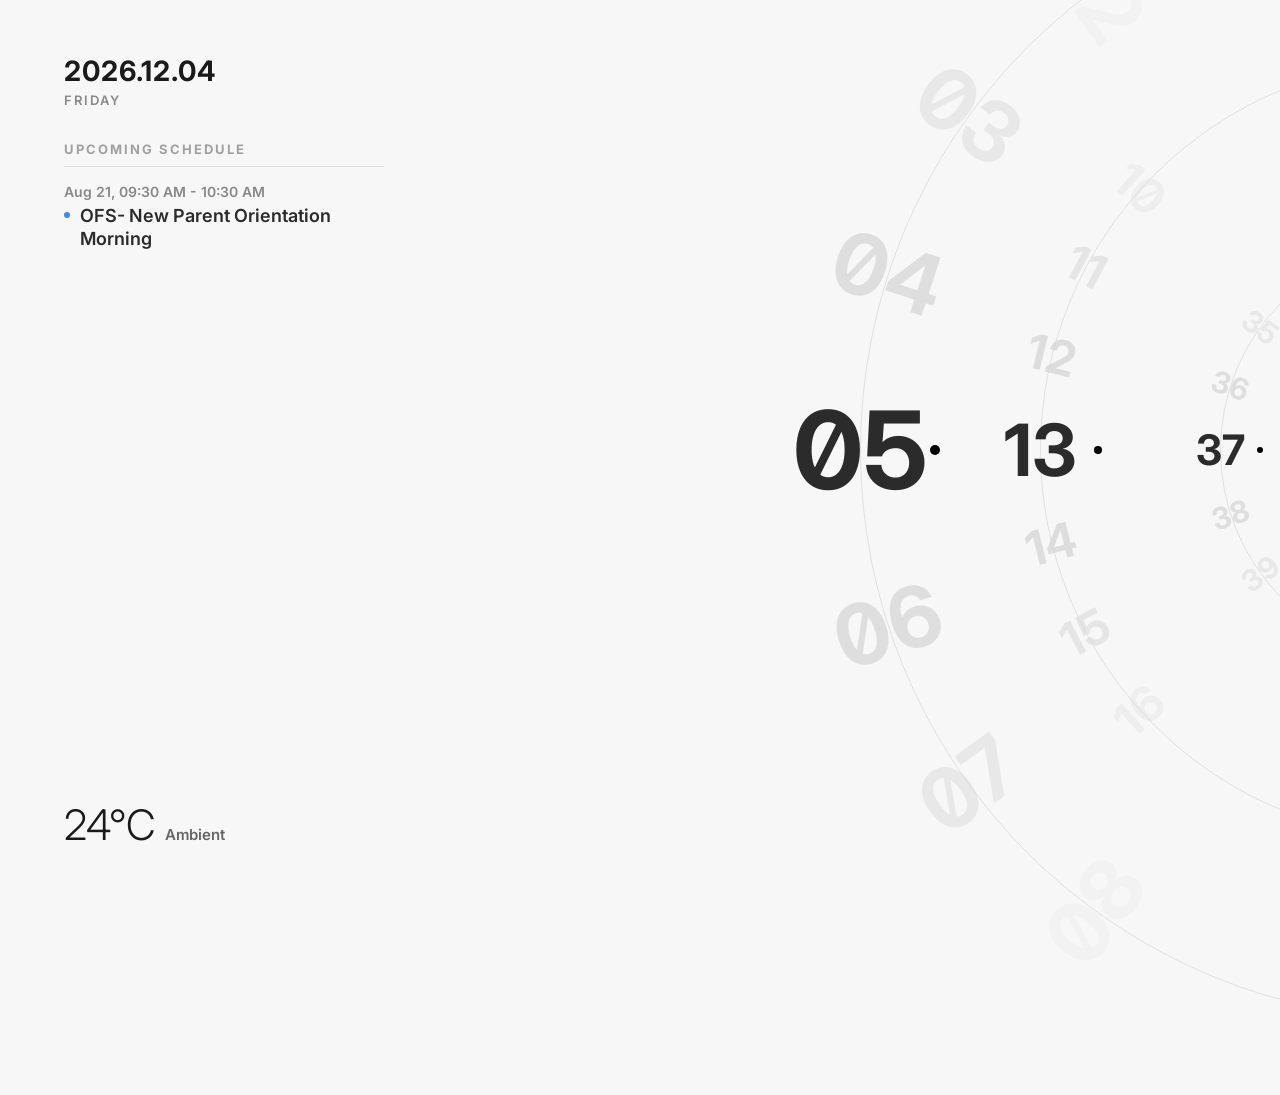
<file: wove-clock-v2/index.html>
<!DOCTYPE html>
<!-- saved from url=(0034)file:///Users/michaelwu/index.html -->
<html lang="zh-CN"><head><meta http-equiv="Content-Type" content="text/html; charset=UTF-8">
    
    <meta name="viewport" content="width=device-width, initial-scale=1.0, maximum-scale=1.0, user-scalable=no">
    <meta name="apple-mobile-web-app-capable" content="yes">
    <meta name="apple-mobile-web-app-status-bar-style" content="black-translucent">
    <title>WOVE Clock - 50% Larger Clock</title>
    <style>
        @import url('https://fonts.googleapis.com/css2?family=Inter:wght@300;400;600;700&display=swap');
        
        * { box-sizing: border-box; }
        body { 
            margin: 0; 
            background-color: #f7f7f7; 
            color: #333; 
            font-family: 'Inter', -apple-system, BlinkMacSystemFont, sans-serif; 
            height: 100vh; 
            overflow: hidden; 
            display: flex; 
            position: relative; 
            user-select: none; 
            -webkit-user-select: none; 
            touch-action: none; 
        }
        
        /* 左侧控制容器 (保持不变) */
        .left-panel { position: absolute; left: 5%; top: 6%; bottom: 6%; display: flex; flex-direction: column; justify-content: space-between; z-index: 10; width: 320px; }

        .date-container { display: flex; flex-direction: column; gap: 4px; }
        .date-main { font-size: 28px; font-weight: 700; color: #1a1a1a; letter-spacing: 1px; }
        .date-sub { font-size: 13px; color: #888; font-weight: 600; text-transform: uppercase; letter-spacing: 2px; }

        .schedule-container { width: 100%; margin-top: 30px; flex-grow: 1; }
        .schedule-header { border-bottom: 1px solid #e0e0e0; padding-bottom: 8px; margin-bottom: 16px; }
        .schedule-title { font-size: 13px; font-weight: 700; color: #a0a0a0; text-transform: uppercase; letter-spacing: 2px; }
        
        .event-item { margin-bottom: 16px; display: flex; flex-direction: column; }
        .event-time { font-size: 14px; color: #888; font-weight: 600; margin-bottom: 4px; }
        .event-title { font-size: 18px; color: #2b2b2b; font-weight: 600; position: relative; padding-left: 16px; line-height: 1.3; }
        .event-title::before { content: ''; position: absolute; left: 0; top: 11px; transform: translateY(-50%); width: 6px; height: 6px; border-radius: 50%; background-color: #4285F4; }

        .no-events { font-size: 14px; color: #a0a0a0; font-weight: 500; }

        .weather-container { margin-top: auto; }
        .weather-box { display: flex; align-items: baseline; gap: 10px; }
        .weather-temp { font-size: 42px; font-weight: 300; line-height: 1; color: #1a1a1a; }
        .weather-info { font-size: 15px; font-weight: 600; color: #666; }

        /* 4. 右侧三轮盘 (整体放大 50%) */
        .wheel-container { position: absolute; right: -150px; top: 50%; width: 0; height: 0; }
        .wheel-arc { position: absolute; border: 1px solid #e0e0e0; border-radius: 50%; top: 0; left: 0; transform: translate(-50%, -50%); }
        .arc-hour { width: 1140px; height: 1140px; }     /* 半径 570px */
        .arc-minute { width: 780px; height: 780px; }     /* 半径 390px */
        .arc-second { width: 420px; height: 420px; }     /* 半径 210px */
        
        .wheel-item { position: absolute; font-weight: 700; color: #d5d5d5; transition: all 0.4s cubic-bezier(0.34, 1.56, 0.64, 1); font-variant-numeric: slashed-zero; text-align: center; }
        .wheel-item.active { color: #2b2b2b; }
        
        .item-hour { font-size: 84px; width: 150px; height: 120px; line-height: 120px; margin-left: -75px; margin-top: -60px; }
        .item-hour.active { font-size: 108px; }
        
        .item-minute { font-size: 48px; width: 120px; height: 90px; line-height: 90px; margin-left: -60px; margin-top: -45px; }
        .item-minute.active { font-size: 72px; }
        
        .item-second { font-size: 30px; width: 90px; height: 60px; line-height: 60px; margin-left: -45px; margin-top: -30px; }
        .item-second.active { font-size: 42px; }
        
        .wheel-item.active::after { content: ''; position: absolute; top: 50%; transform: translateY(-50%); background-color: #000; border-radius: 50%; }
        .item-hour.active::after { width: 10px; height: 10px; right: -5px; }
        .item-minute.active::after { width: 8px; height: 8px; right: -2px; }
        .item-second.active::after { width: 6px; height: 6px; right: 2px; }
    </style>
</head>
<body>

    <div class="left-panel">
        <div class="date-container">
            <div class="date-main" id="date-main">2026.08.08</div>
            <div class="date-sub" id="date-sub">Saturday</div>
        </div>

        <div class="schedule-container">
            <div class="schedule-header">
                <span class="schedule-title">Upcoming Schedule</span>
            </div>
            <div id="events-list"><div class="event-item">
                    <div class="event-time">Aug 21, 09:30 AM - 10:30 AM</div>
                    <div class="event-title">OFS- New Parent Orientation Morning</div>
                </div></div>
        </div>

        <div class="weather-container">
            <div class="weather-box">
                <span class="weather-temp">24°C</span>
                <span class="weather-info">Ambient</span>
            </div>
        </div>
    </div>

    <div class="wheel-container">
        <div class="wheel-arc arc-hour"></div><div id="wheel-hour"><div class="wheel-item item-hour" id="hour-0" style="transform: translate(-176.14px, -542.102px) rotate(72deg); opacity: 0;">12</div><div class="wheel-item item-hour" id="hour-1" style="transform: translate(-335.038px, -461.14px) rotate(54deg); opacity: 0.142857;">01</div><div class="wheel-item item-hour" id="hour-2" style="transform: translate(-461.14px, -335.038px) rotate(36deg); opacity: 0.428571;">02</div><div class="wheel-item item-hour" id="hour-3" style="transform: translate(-542.102px, -176.14px) rotate(18deg); opacity: 0.714286;">03</div><div class="wheel-item item-hour active" id="hour-4" style="transform: translate(-570px, 0px) rotate(0deg); opacity: 1;">04</div><div class="wheel-item item-hour" id="hour-5" style="transform: translate(-542.102px, 176.14px) rotate(-18deg); opacity: 0.714286;">05</div><div class="wheel-item item-hour" id="hour-6" style="transform: translate(-461.14px, 335.038px) rotate(-36deg); opacity: 0.428571;">06</div><div class="wheel-item item-hour" id="hour-7" style="transform: translate(-335.038px, 461.14px) rotate(-54deg); opacity: 0.142857;">07</div><div class="wheel-item item-hour" id="hour-8" style="transform: translate(-176.14px, 542.102px) rotate(-72deg); opacity: 0;">08</div><div class="wheel-item item-hour" id="hour-9" style="transform: translate(-3.49024e-14px, 570px) rotate(-90deg); opacity: 0;">09</div><div class="wheel-item item-hour" id="hour-10" style="transform: translate(176.14px, 542.102px) rotate(-108deg); opacity: 0;">10</div><div class="wheel-item item-hour" id="hour-11" style="transform: translate(-3.49024e-14px, -570px) rotate(90deg); opacity: 0;">11</div></div>
        <div class="wheel-arc arc-minute"></div><div id="wheel-minute"><div class="wheel-item item-minute" id="minute-0" style="transform: translate(-330.739px, 206.669px) rotate(-392deg); opacity: 0;">00</div><div class="wheel-item item-minute" id="minute-1" style="transform: translate(-270.917px, 280.543px) rotate(-406deg); opacity: 0;">01</div><div class="wheel-item item-minute" id="minute-2" style="transform: translate(-195px, -337.75px) rotate(420deg); opacity: 0;">02</div><div class="wheel-item item-minute" id="minute-3" style="transform: translate(-270.917px, -280.543px) rotate(406deg); opacity: 0;">03</div><div class="wheel-item item-minute" id="minute-4" style="transform: translate(-330.739px, -206.669px) rotate(392deg); opacity: 0;">04</div><div class="wheel-item item-minute" id="minute-5" style="transform: translate(-370.912px, -120.517px) rotate(378deg); opacity: 0;">05</div><div class="wheel-item item-minute" id="minute-6" style="transform: translate(-389.05px, -27.205px) rotate(364deg); opacity: 0;">06</div><div class="wheel-item item-minute" id="minute-7" style="transform: translate(-384.075px, 67.7228px) rotate(350deg); opacity: 0;">07</div><div class="wheel-item item-minute" id="minute-8" style="transform: translate(-356.283px, 158.627px) rotate(336deg); opacity: 0;">08</div><div class="wheel-item item-minute" id="minute-9" style="transform: translate(-307.324px, 240.108px) rotate(322deg); opacity: 0;">09</div><div class="wheel-item item-minute" id="minute-10" style="transform: translate(-240.108px, 307.324px) rotate(308deg); opacity: 0;">10</div><div class="wheel-item item-minute" id="minute-11" style="transform: translate(-158.627px, 356.283px) rotate(294deg); opacity: 0;">11</div><div class="wheel-item item-minute" id="minute-12" style="transform: translate(-67.7228px, 384.075px) rotate(280deg); opacity: 0;">12</div><div class="wheel-item item-minute" id="minute-13" style="transform: translate(27.205px, 389.05px) rotate(266deg); opacity: 0;">13</div><div class="wheel-item item-minute" id="minute-14" style="transform: translate(120.517px, 370.912px) rotate(252deg); opacity: 0;">14</div><div class="wheel-item item-minute" id="minute-15" style="transform: translate(206.669px, 330.739px) rotate(238deg); opacity: 0;">15</div><div class="wheel-item item-minute" id="minute-16" style="transform: translate(280.543px, 270.917px) rotate(224deg); opacity: 0;">16</div><div class="wheel-item item-minute" id="minute-17" style="transform: translate(337.75px, 195px) rotate(210deg); opacity: 0;">17</div><div class="wheel-item item-minute" id="minute-18" style="transform: translate(374.892px, 107.499px) rotate(196deg); opacity: 0;">18</div><div class="wheel-item item-minute" id="minute-19" style="transform: translate(389.762px, 13.6108px) rotate(182deg); opacity: 0;">19</div><div class="wheel-item item-minute" id="minute-20" style="transform: translate(381.478px, -81.0856px) rotate(168deg); opacity: 0;">20</div><div class="wheel-item item-minute" id="minute-21" style="transform: translate(350.53px, -170.965px) rotate(154deg); opacity: 0;">21</div><div class="wheel-item item-minute" id="minute-22" style="transform: translate(298.757px, -250.687px) rotate(140deg); opacity: 0;">22</div><div class="wheel-item item-minute" id="minute-23" style="transform: translate(229.236px, -315.517px) rotate(126deg); opacity: 0;">23</div><div class="wheel-item item-minute" id="minute-24" style="transform: translate(146.097px, -361.602px) rotate(112deg); opacity: 0;">24</div><div class="wheel-item item-minute" id="minute-25" style="transform: translate(54.2775px, -386.205px) rotate(98deg); opacity: 0;">25</div><div class="wheel-item item-minute" id="minute-26" style="transform: translate(-40.7661px, -387.864px) rotate(84deg); opacity: 0;">26</div><div class="wheel-item item-minute" id="minute-27" style="transform: translate(-133.388px, -366.48px) rotate(70deg); opacity: 0;">27</div><div class="wheel-item item-minute" id="minute-28" style="transform: translate(-218.085px, -323.325px) rotate(56deg); opacity: 0;">28</div><div class="wheel-item item-minute" id="minute-29" style="transform: translate(-289.826px, -260.961px) rotate(42deg); opacity: 0.25;">29</div><div class="wheel-item item-minute" id="minute-30" style="transform: translate(-344.35px, -183.094px) rotate(28deg); opacity: 0.5;">30</div><div class="wheel-item item-minute" id="minute-31" style="transform: translate(-378.415px, -94.3495px) rotate(14deg); opacity: 0.75;">31</div><div class="wheel-item item-minute active" id="minute-32" style="transform: translate(-390px, 0px) rotate(0deg); opacity: 1;">32</div><div class="wheel-item item-minute" id="minute-33" style="transform: translate(-378.415px, 94.3495px) rotate(-14deg); opacity: 0.75;">33</div><div class="wheel-item item-minute" id="minute-34" style="transform: translate(-344.35px, 183.094px) rotate(-28deg); opacity: 0.5;">34</div><div class="wheel-item item-minute" id="minute-35" style="transform: translate(-289.826px, 260.961px) rotate(-42deg); opacity: 0.25;">35</div><div class="wheel-item item-minute" id="minute-36" style="transform: translate(-218.085px, 323.325px) rotate(-56deg); opacity: 0;">36</div><div class="wheel-item item-minute" id="minute-37" style="transform: translate(-133.388px, 366.48px) rotate(-70deg); opacity: 0;">37</div><div class="wheel-item item-minute" id="minute-38" style="transform: translate(-40.7661px, 387.864px) rotate(-84deg); opacity: 0;">38</div><div class="wheel-item item-minute" id="minute-39" style="transform: translate(54.2775px, 386.205px) rotate(-98deg); opacity: 0;">39</div><div class="wheel-item item-minute" id="minute-40" style="transform: translate(146.097px, 361.602px) rotate(-112deg); opacity: 0;">40</div><div class="wheel-item item-minute" id="minute-41" style="transform: translate(229.236px, 315.517px) rotate(-126deg); opacity: 0;">41</div><div class="wheel-item item-minute" id="minute-42" style="transform: translate(298.757px, 250.687px) rotate(-140deg); opacity: 0;">42</div><div class="wheel-item item-minute" id="minute-43" style="transform: translate(350.53px, 170.965px) rotate(-154deg); opacity: 0;">43</div><div class="wheel-item item-minute" id="minute-44" style="transform: translate(381.478px, 81.0856px) rotate(-168deg); opacity: 0;">44</div><div class="wheel-item item-minute" id="minute-45" style="transform: translate(389.762px, -13.6108px) rotate(-182deg); opacity: 0;">45</div><div class="wheel-item item-minute" id="minute-46" style="transform: translate(374.892px, -107.499px) rotate(-196deg); opacity: 0;">46</div><div class="wheel-item item-minute" id="minute-47" style="transform: translate(337.75px, -195px) rotate(-210deg); opacity: 0;">47</div><div class="wheel-item item-minute" id="minute-48" style="transform: translate(280.543px, -270.917px) rotate(-224deg); opacity: 0;">48</div><div class="wheel-item item-minute" id="minute-49" style="transform: translate(206.669px, -330.739px) rotate(-238deg); opacity: 0;">49</div><div class="wheel-item item-minute" id="minute-50" style="transform: translate(120.517px, -370.912px) rotate(-252deg); opacity: 0;">50</div><div class="wheel-item item-minute" id="minute-51" style="transform: translate(27.205px, -389.05px) rotate(-266deg); opacity: 0;">51</div><div class="wheel-item item-minute" id="minute-52" style="transform: translate(-67.7228px, -384.075px) rotate(-280deg); opacity: 0;">52</div><div class="wheel-item item-minute" id="minute-53" style="transform: translate(-158.627px, -356.283px) rotate(-294deg); opacity: 0;">53</div><div class="wheel-item item-minute" id="minute-54" style="transform: translate(-240.108px, -307.324px) rotate(-308deg); opacity: 0;">54</div><div class="wheel-item item-minute" id="minute-55" style="transform: translate(-307.324px, -240.108px) rotate(-322deg); opacity: 0;">55</div><div class="wheel-item item-minute" id="minute-56" style="transform: translate(-356.283px, -158.627px) rotate(-336deg); opacity: 0;">56</div><div class="wheel-item item-minute" id="minute-57" style="transform: translate(-384.075px, -67.7228px) rotate(-350deg); opacity: 0;">57</div><div class="wheel-item item-minute" id="minute-58" style="transform: translate(-389.05px, 27.205px) rotate(-364deg); opacity: 0;">58</div><div class="wheel-item item-minute" id="minute-59" style="transform: translate(-370.912px, 120.517px) rotate(-378deg); opacity: 0;">59</div></div>
        <div class="wheel-arc arc-second"></div><div id="wheel-second"><div class="wheel-item item-second" id="second-0" style="transform: translate(-169.894px, -123.435px) rotate(396deg); opacity: 0;">00</div><div class="wheel-item item-second" id="second-1" style="transform: translate(-199.722px, -64.8936px) rotate(378deg); opacity: 0;">01</div><div class="wheel-item item-second" id="second-2" style="transform: translate(-210px, 5.14352e-14px) rotate(360deg); opacity: 0;">02</div><div class="wheel-item item-second" id="second-3" style="transform: translate(-199.722px, 64.8936px) rotate(342deg); opacity: 0;">03</div><div class="wheel-item item-second" id="second-4" style="transform: translate(-169.894px, 123.435px) rotate(324deg); opacity: 0;">04</div><div class="wheel-item item-second" id="second-5" style="transform: translate(-123.435px, 169.894px) rotate(306deg); opacity: 0;">05</div><div class="wheel-item item-second" id="second-6" style="transform: translate(-64.8936px, 199.722px) rotate(288deg); opacity: 0;">06</div><div class="wheel-item item-second" id="second-7" style="transform: translate(3.85764e-14px, 210px) rotate(270deg); opacity: 0;">07</div><div class="wheel-item item-second" id="second-8" style="transform: translate(64.8936px, 199.722px) rotate(252deg); opacity: 0;">08</div><div class="wheel-item item-second" id="second-9" style="transform: translate(123.435px, 169.894px) rotate(234deg); opacity: 0;">09</div><div class="wheel-item item-second" id="second-10" style="transform: translate(169.894px, 123.435px) rotate(216deg); opacity: 0;">10</div><div class="wheel-item item-second" id="second-11" style="transform: translate(199.722px, 64.8936px) rotate(198deg); opacity: 0;">11</div><div class="wheel-item item-second" id="second-12" style="transform: translate(210px, -2.57176e-14px) rotate(180deg); opacity: 0;">12</div><div class="wheel-item item-second" id="second-13" style="transform: translate(199.722px, -64.8936px) rotate(162deg); opacity: 0;">13</div><div class="wheel-item item-second" id="second-14" style="transform: translate(169.894px, -123.435px) rotate(144deg); opacity: 0;">14</div><div class="wheel-item item-second" id="second-15" style="transform: translate(123.435px, -169.894px) rotate(126deg); opacity: 0;">15</div><div class="wheel-item item-second" id="second-16" style="transform: translate(64.8936px, -199.722px) rotate(108deg); opacity: 0;">16</div><div class="wheel-item item-second" id="second-17" style="transform: translate(-1.28588e-14px, -210px) rotate(90deg); opacity: 0;">17</div><div class="wheel-item item-second" id="second-18" style="transform: translate(-64.8936px, -199.722px) rotate(72deg); opacity: 0;">18</div><div class="wheel-item item-second" id="second-19" style="transform: translate(-123.435px, -169.894px) rotate(54deg); opacity: 0.142857;">19</div><div class="wheel-item item-second" id="second-20" style="transform: translate(-169.894px, -123.435px) rotate(36deg); opacity: 0.428571;">20</div><div class="wheel-item item-second" id="second-21" style="transform: translate(-199.722px, -64.8936px) rotate(18deg); opacity: 0.714286;">21</div><div class="wheel-item item-second active" id="second-22" style="transform: translate(-210px, 0px) rotate(0deg); opacity: 1;">22</div><div class="wheel-item item-second" id="second-23" style="transform: translate(-199.722px, 64.8936px) rotate(-18deg); opacity: 0.714286;">23</div><div class="wheel-item item-second" id="second-24" style="transform: translate(-169.894px, 123.435px) rotate(-36deg); opacity: 0.428571;">24</div><div class="wheel-item item-second" id="second-25" style="transform: translate(-123.435px, 169.894px) rotate(-54deg); opacity: 0.142857;">25</div><div class="wheel-item item-second" id="second-26" style="transform: translate(-64.8936px, 199.722px) rotate(-72deg); opacity: 0;">26</div><div class="wheel-item item-second" id="second-27" style="transform: translate(-1.28588e-14px, 210px) rotate(-90deg); opacity: 0;">27</div><div class="wheel-item item-second" id="second-28" style="transform: translate(64.8936px, 199.722px) rotate(-108deg); opacity: 0;">28</div><div class="wheel-item item-second" id="second-29" style="transform: translate(123.435px, 169.894px) rotate(-126deg); opacity: 0;">29</div><div class="wheel-item item-second" id="second-30" style="transform: translate(169.894px, 123.435px) rotate(-144deg); opacity: 0;">30</div><div class="wheel-item item-second" id="second-31" style="transform: translate(199.722px, 64.8936px) rotate(-162deg); opacity: 0;">31</div><div class="wheel-item item-second" id="second-32" style="transform: translate(210px, 2.57176e-14px) rotate(-180deg); opacity: 0;">32</div><div class="wheel-item item-second" id="second-33" style="transform: translate(199.722px, -64.8936px) rotate(-198deg); opacity: 0;">33</div><div class="wheel-item item-second" id="second-34" style="transform: translate(169.894px, -123.435px) rotate(-216deg); opacity: 0;">34</div><div class="wheel-item item-second" id="second-35" style="transform: translate(123.435px, -169.894px) rotate(-234deg); opacity: 0;">35</div><div class="wheel-item item-second" id="second-36" style="transform: translate(64.8936px, -199.722px) rotate(-252deg); opacity: 0;">36</div><div class="wheel-item item-second" id="second-37" style="transform: translate(3.85764e-14px, -210px) rotate(-270deg); opacity: 0;">37</div><div class="wheel-item item-second" id="second-38" style="transform: translate(-64.8936px, -199.722px) rotate(-288deg); opacity: 0;">38</div><div class="wheel-item item-second" id="second-39" style="transform: translate(-123.435px, -169.894px) rotate(-306deg); opacity: 0;">39</div><div class="wheel-item item-second" id="second-40" style="transform: translate(-169.894px, -123.435px) rotate(-324deg); opacity: 0;">40</div><div class="wheel-item item-second" id="second-41" style="transform: translate(-199.722px, -64.8936px) rotate(-342deg); opacity: 0;">41</div><div class="wheel-item item-second" id="second-42" style="transform: translate(-210px, -5.14352e-14px) rotate(-360deg); opacity: 0;">42</div><div class="wheel-item item-second" id="second-43" style="transform: translate(-199.722px, 64.8936px) rotate(-378deg); opacity: 0;">43</div><div class="wheel-item item-second" id="second-44" style="transform: translate(-169.894px, 123.435px) rotate(-396deg); opacity: 0;">44</div><div class="wheel-item item-second" id="second-45" style="transform: translate(-123.435px, 169.894px) rotate(-414deg); opacity: 0;">45</div><div class="wheel-item item-second" id="second-46" style="transform: translate(-64.8936px, 199.722px) rotate(-432deg); opacity: 0;">46</div><div class="wheel-item item-second" id="second-47" style="transform: translate(-6.4294e-14px, 210px) rotate(-450deg); opacity: 0;">47</div><div class="wheel-item item-second" id="second-48" style="transform: translate(64.8936px, 199.722px) rotate(-468deg); opacity: 0;">48</div><div class="wheel-item item-second" id="second-49" style="transform: translate(123.435px, 169.894px) rotate(-486deg); opacity: 0;">49</div><div class="wheel-item item-second" id="second-50" style="transform: translate(169.894px, 123.435px) rotate(-504deg); opacity: 0;">50</div><div class="wheel-item item-second" id="second-51" style="transform: translate(199.722px, 64.8936px) rotate(-522deg); opacity: 0;">51</div><div class="wheel-item item-second" id="second-52" style="transform: translate(210px, 7.71527e-14px) rotate(-540deg); opacity: 0;">52</div><div class="wheel-item item-second" id="second-53" style="transform: translate(199.722px, -64.8936px) rotate(522deg); opacity: 0;">53</div><div class="wheel-item item-second" id="second-54" style="transform: translate(169.894px, -123.435px) rotate(504deg); opacity: 0;">54</div><div class="wheel-item item-second" id="second-55" style="transform: translate(123.435px, -169.894px) rotate(486deg); opacity: 0;">55</div><div class="wheel-item item-second" id="second-56" style="transform: translate(64.8936px, -199.722px) rotate(468deg); opacity: 0;">56</div><div class="wheel-item item-second" id="second-57" style="transform: translate(-6.4294e-14px, -210px) rotate(450deg); opacity: 0;">57</div><div class="wheel-item item-second" id="second-58" style="transform: translate(-64.8936px, -199.722px) rotate(432deg); opacity: 0;">58</div><div class="wheel-item item-second" id="second-59" style="transform: translate(-123.435px, -169.894px) rotate(414deg); opacity: 0;">59</div></div>
    </div>
    
    <script>
        function createWheel(id, total, prefix) {
            const container = document.getElementById(id);
            for (let i = 0; i < total; i++) {
                const el = document.createElement('div');
                el.className = `wheel-item item-${prefix}`;
                el.id = `${prefix}-${i}`;
                container.appendChild(el);
            }
        }

        createWheel('wheel-hour', 12, 'hour');
        createWheel('wheel-minute', 60, 'minute');
        createWheel('wheel-second', 60, 'second');

        function updateWheel(prefix, total, currentValue, radius, angleStep, visibleRange) {
            const activeIndex = currentValue % total;
            
            for (let i = 0; i < total; i++) {
                const el = document.getElementById(`${prefix}-${i}`);
                if (!el) continue;
                
                let textNum = i;
                if (prefix === 'hour' && i === 0) textNum = 12;
                el.innerText = String(textNum).padStart(2, '0');
                
                let offset = i - activeIndex;
                if (offset > total / 2) offset -= total;
                if (offset < -total / 2) offset += total;
                
                const angle = (offset * angleStep) * (Math.PI / 180);
                
                const x = -Math.cos(angle) * radius; 
                const y = Math.sin(angle) * radius;
                
                el.style.transform = `translate(${x}px, ${y}px) rotate(${-offset * angleStep}deg)`;
                
                if (offset === 0) {
                    el.classList.add('active');
                    el.style.opacity = '1';
                } else {
                    el.classList.remove('active');
                    const distance = Math.abs(offset);
                    if (distance > visibleRange) {
                        el.style.opacity = '0';
                    } else {
                        el.style.opacity = String(1 - (distance / visibleRange));
                    }
                }
            }
        }

        function updateClock() {
            const now = new Date();
            const h = now.getHours();
            const m = now.getMinutes();
            const s = now.getSeconds();

            const year = now.getFullYear();
            const month = String(now.getMonth() + 1).padStart(2, '0');
            const day = String(now.getDate()).padStart(2, '0');
            document.getElementById('date-main').innerText = `${year}.${month}.${day}`;
            document.getElementById('date-sub').innerText = now.toLocaleDateString('en-US', { weekday: 'long' });
            
            // 放大 50% 后的新半径: 570, 390, 210
            updateWheel('hour', 12, (h % 12), 570, 18, 3.5); 
            updateWheel('minute', 60, m, 390, 14, 4);        
            updateWheel('second', 60, s, 210, 18, 3.5);       
        }
        
        updateClock();
        setInterval(updateClock, 1000);

        // 真实日历提取
        const realUpcomingEvents = [
            { time: 'Aug 21, 09:30 AM - 10:30 AM', title: 'OFS- New Parent Orientation Morning' }
        ];

        function renderEvents(events) {
            const listEl = document.getElementById('events-list');
            listEl.innerHTML = '';
            
            if (!events || events.length === 0) {
                listEl.innerHTML = '<div class="no-events">No upcoming events</div>';
                return;
            }
            
            events.forEach(ev => {
                const item = document.createElement('div');
                item.className = 'event-item';
                item.innerHTML = `
                    <div class="event-time">${ev.time}</div>
                    <div class="event-title">${ev.title}</div>
                `;
                listEl.appendChild(item);
            });
        }

        renderEvents(realUpcomingEvents);
    </script>


</body></html>
</file>
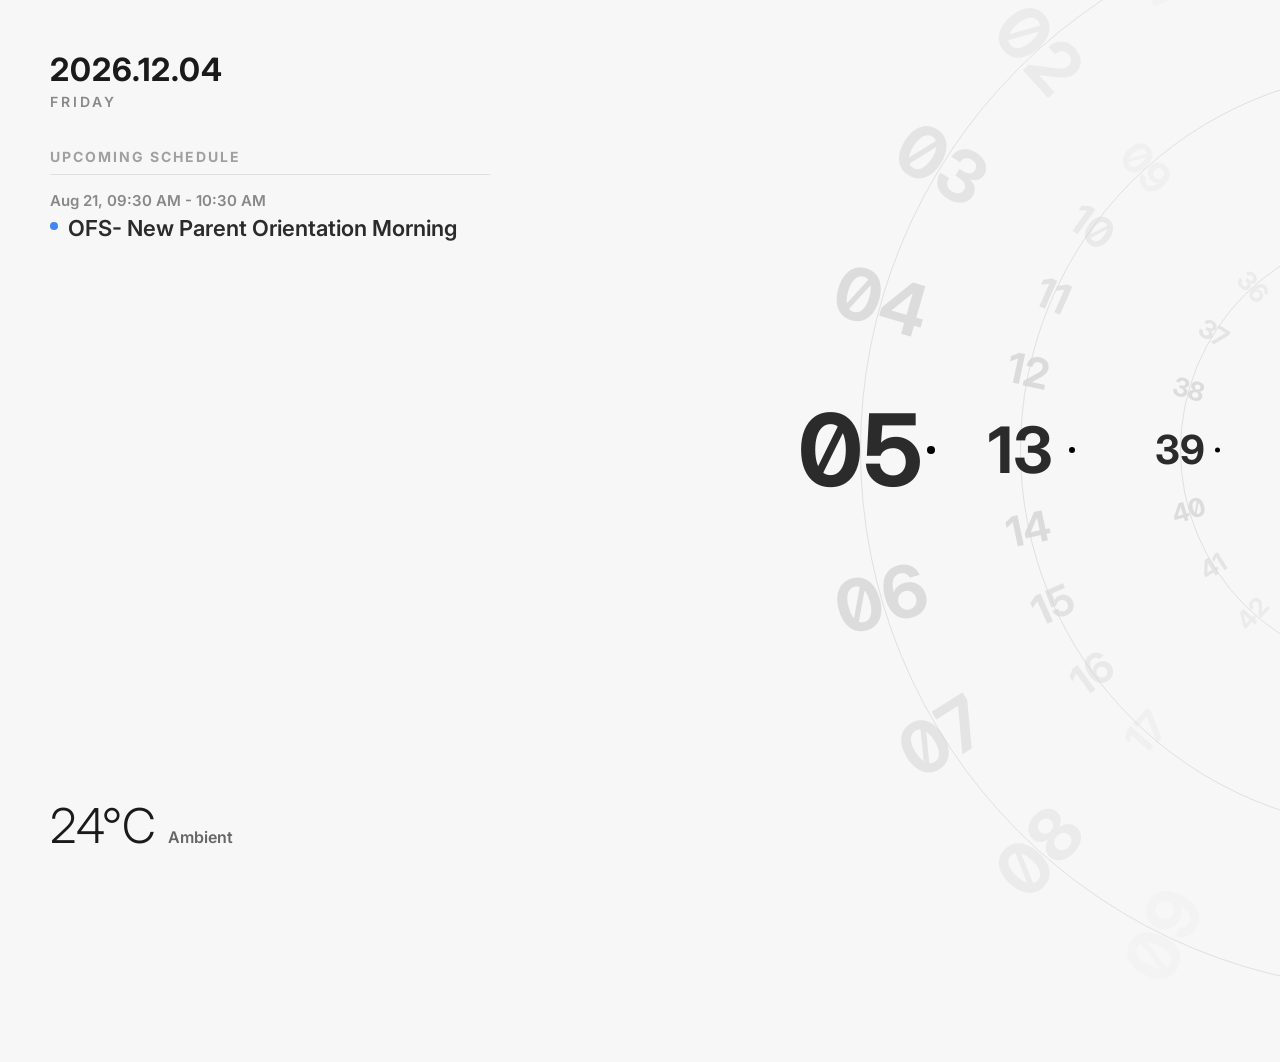
<file: wove-clock/index.html>
<!DOCTYPE html>
<!-- saved from url=(0034)file:///Users/michaelwu/index.html -->
<html lang="zh-CN"><head><meta http-equiv="Content-Type" content="text/html; charset=UTF-8">
    
    <title>WOVE Clock - Calendar Under Date</title>
    <style>
        @import url('https://fonts.googleapis.com/css2?family=Inter:wght@300;400;600;700&display=swap');
        
        * { box-sizing: border-box; }
        body { margin: 0; background-color: #f7f7f7; color: #333; font-family: 'Inter', -apple-system, sans-serif; height: 100vh; overflow: hidden; display: flex; position: relative; user-select: none; }
        
        /* 左侧控制容器 */
        .left-panel { position: absolute; left: 50px; top: 50px; bottom: 50px; display: flex; flex-direction: column; justify-content: space-between; z-index: 10; width: 440px; }

        /* 1. 顶部：日期 */
        .date-container { display: flex; flex-direction: column; gap: 4px; }
        .date-main { font-size: 32px; font-weight: 700; color: #1a1a1a; letter-spacing: 1px; }
        .date-sub { font-size: 14px; color: #888; font-weight: 600; text-transform: uppercase; letter-spacing: 3px; }

        /* 2. 中间：日程区（放置在日期下方） */
        .schedule-container { width: 100%; margin-top: 36px; flex-grow: 1; }
        .schedule-header { border-bottom: 1px solid #e0e0e0; padding-bottom: 8px; margin-bottom: 16px; }
        .schedule-title { font-size: 14px; font-weight: 700; color: #a0a0a0; text-transform: uppercase; letter-spacing: 2px; }
        
        .event-item { margin-bottom: 16px; display: flex; flex-direction: column; }
        .event-time { font-size: 15px; color: #888; font-weight: 600; margin-bottom: 4px; }
        .event-title { font-size: 22px; color: #2b2b2b; font-weight: 600; position: relative; padding-left: 18px; line-height: 1.3; }
        .event-title::before { content: ''; position: absolute; left: 0; top: 12px; transform: translateY(-50%); width: 8px; height: 8px; border-radius: 50%; background-color: #4285F4; }

        .no-events { font-size: 15px; color: #a0a0a0; font-weight: 500; }

        /* 3. 底部：天气 */
        .weather-container { margin-top: auto; }
        .weather-box { display: flex; align-items: baseline; gap: 12px; }
        .weather-temp { font-size: 48px; font-weight: 300; line-height: 1; color: #1a1a1a; }
        .weather-info { font-size: 16px; font-weight: 600; color: #666; }

        /* 4. 右侧三轮盘 */
        .wheel-container { position: absolute; right: -120px; top: 50%; width: 0; height: 0; }
        .wheel-arc { position: absolute; border: 1px solid #e0e0e0; border-radius: 50%; top: 0; left: 0; transform: translate(-50%, -50%); }
        .arc-hour { width: 1080px; height: 1080px; }
        .arc-minute { width: 760px; height: 760px; }
        .arc-second { width: 440px; height: 440px; }
        
        .wheel-item { position: absolute; font-weight: 700; color: #d5d5d5; transition: all 0.4s cubic-bezier(0.34, 1.56, 0.64, 1); font-variant-numeric: slashed-zero; text-align: center; }
        .wheel-item.active { color: #2b2b2b; }
        
        .item-hour { font-size: 72px; width: 140px; height: 100px; line-height: 100px; margin-left: -70px; margin-top: -50px; }
        .item-hour.active { font-size: 100px; }
        
        .item-minute { font-size: 42px; width: 100px; height: 80px; line-height: 80px; margin-left: -50px; margin-top: -40px; }
        .item-minute.active { font-size: 64px; }
        
        .item-second { font-size: 26px; width: 80px; height: 60px; line-height: 60px; margin-left: -40px; margin-top: -30px; }
        .item-second.active { font-size: 40px; }
        
        .wheel-item.active::after { content: ''; position: absolute; top: 50%; transform: translateY(-50%); background-color: #000; border-radius: 50%; }
        .item-hour.active::after { width: 8px; height: 8px; right: -5px; }
        .item-minute.active::after { width: 6px; height: 6px; right: -5px; }
        .item-second.active::after { width: 5px; height: 5px; right: 0px; }
    </style>
</head>
<body>

    <div class="left-panel">
        <div class="date-container">
            <div class="date-main" id="date-main">2026.08.08</div>
            <div class="date-sub" id="date-sub">Saturday</div>
        </div>

        <div class="schedule-container">
            <div class="schedule-header">
                <span class="schedule-title">Upcoming Schedule</span>
            </div>
            <div id="events-list"><div class="event-item">
                    <div class="event-time">Aug 21, 09:30 AM - 10:30 AM</div>
                    <div class="event-title">OFS- New Parent Orientation Morning</div>
                </div></div>
        </div>

        <div class="weather-container">
            <div class="weather-box">
                <span class="weather-temp">24°C</span>
                <span class="weather-info">Ambient</span>
            </div>
        </div>
    </div>

    <div class="wheel-container">
        <div class="wheel-arc arc-hour"></div><div id="wheel-hour"><div class="wheel-item item-hour" id="hour-0" style="transform: translate(-236.72px, -485.349px) rotate(64deg); opacity: 0.111111;">12</div><div class="wheel-item item-hour" id="hour-1" style="transform: translate(-361.331px, -401.298px) rotate(48deg); opacity: 0.333333;">01</div><div class="wheel-item item-hour" id="hour-2" style="transform: translate(-457.946px, -286.156px) rotate(32deg); opacity: 0.555556;">02</div><div class="wheel-item item-hour" id="hour-3" style="transform: translate(-519.081px, -148.844px) rotate(16deg); opacity: 0.777778;">03</div><div class="wheel-item item-hour active" id="hour-4" style="transform: translate(-540px, 0px) rotate(0deg); opacity: 1;">04</div><div class="wheel-item item-hour" id="hour-5" style="transform: translate(-519.081px, 148.844px) rotate(-16deg); opacity: 0.777778;">05</div><div class="wheel-item item-hour" id="hour-6" style="transform: translate(-457.946px, 286.156px) rotate(-32deg); opacity: 0.555556;">06</div><div class="wheel-item item-hour" id="hour-7" style="transform: translate(-361.331px, 401.298px) rotate(-48deg); opacity: 0.333333;">07</div><div class="wheel-item item-hour" id="hour-8" style="transform: translate(-236.72px, 485.349px) rotate(-64deg); opacity: 0.111111;">08</div><div class="wheel-item item-hour" id="hour-9" style="transform: translate(-93.77px, 531.796px) rotate(-80deg); opacity: 0;">09</div><div class="wheel-item item-hour" id="hour-10" style="transform: translate(56.4454px, 537.042px) rotate(-96deg); opacity: 0;">10</div><div class="wheel-item item-hour" id="hour-11" style="transform: translate(-93.77px, -531.796px) rotate(80deg); opacity: 0;">11</div></div>
        <div class="wheel-arc arc-minute"></div><div id="wheel-minute"><div class="wheel-item item-minute" id="minute-0" style="transform: translate(-307.426px, -223.358px) rotate(36deg); opacity: 0.4;">00</div><div class="wheel-item item-minute" id="minute-1" style="transform: translate(-347.147px, -154.56px) rotate(24deg); opacity: 0.6;">01</div><div class="wheel-item item-minute" id="minute-2" style="transform: translate(-371.696px, -79.0064px) rotate(12deg); opacity: 0.8;">02</div><div class="wheel-item item-minute active" id="minute-3" style="transform: translate(-380px, 0px) rotate(0deg); opacity: 1;">03</div><div class="wheel-item item-minute" id="minute-4" style="transform: translate(-371.696px, 79.0064px) rotate(-12deg); opacity: 0.8;">04</div><div class="wheel-item item-minute" id="minute-5" style="transform: translate(-347.147px, 154.56px) rotate(-24deg); opacity: 0.6;">05</div><div class="wheel-item item-minute" id="minute-6" style="transform: translate(-307.426px, 223.358px) rotate(-36deg); opacity: 0.4;">06</div><div class="wheel-item item-minute" id="minute-7" style="transform: translate(-254.27px, 282.395px) rotate(-48deg); opacity: 0.2;">07</div><div class="wheel-item item-minute" id="minute-8" style="transform: translate(-190px, 329.09px) rotate(-60deg); opacity: 0;">08</div><div class="wheel-item item-minute" id="minute-9" style="transform: translate(-117.426px, 361.401px) rotate(-72deg); opacity: 0;">09</div><div class="wheel-item item-minute" id="minute-10" style="transform: translate(-39.7208px, 377.918px) rotate(-84deg); opacity: 0;">10</div><div class="wheel-item item-minute" id="minute-11" style="transform: translate(39.7208px, 377.918px) rotate(-96deg); opacity: 0;">11</div><div class="wheel-item item-minute" id="minute-12" style="transform: translate(117.426px, 361.401px) rotate(-108deg); opacity: 0;">12</div><div class="wheel-item item-minute" id="minute-13" style="transform: translate(190px, 329.09px) rotate(-120deg); opacity: 0;">13</div><div class="wheel-item item-minute" id="minute-14" style="transform: translate(254.27px, 282.395px) rotate(-132deg); opacity: 0;">14</div><div class="wheel-item item-minute" id="minute-15" style="transform: translate(307.426px, 223.358px) rotate(-144deg); opacity: 0;">15</div><div class="wheel-item item-minute" id="minute-16" style="transform: translate(347.147px, 154.56px) rotate(-156deg); opacity: 0;">16</div><div class="wheel-item item-minute" id="minute-17" style="transform: translate(371.696px, 79.0064px) rotate(-168deg); opacity: 0;">17</div><div class="wheel-item item-minute" id="minute-18" style="transform: translate(380px, 4.65366e-14px) rotate(-180deg); opacity: 0;">18</div><div class="wheel-item item-minute" id="minute-19" style="transform: translate(371.696px, -79.0064px) rotate(-192deg); opacity: 0;">19</div><div class="wheel-item item-minute" id="minute-20" style="transform: translate(347.147px, -154.56px) rotate(-204deg); opacity: 0;">20</div><div class="wheel-item item-minute" id="minute-21" style="transform: translate(307.426px, -223.358px) rotate(-216deg); opacity: 0;">21</div><div class="wheel-item item-minute" id="minute-22" style="transform: translate(254.27px, -282.395px) rotate(-228deg); opacity: 0;">22</div><div class="wheel-item item-minute" id="minute-23" style="transform: translate(190px, -329.09px) rotate(-240deg); opacity: 0;">23</div><div class="wheel-item item-minute" id="minute-24" style="transform: translate(117.426px, -361.401px) rotate(-252deg); opacity: 0;">24</div><div class="wheel-item item-minute" id="minute-25" style="transform: translate(39.7208px, -377.918px) rotate(-264deg); opacity: 0;">25</div><div class="wheel-item item-minute" id="minute-26" style="transform: translate(-39.7208px, -377.918px) rotate(-276deg); opacity: 0;">26</div><div class="wheel-item item-minute" id="minute-27" style="transform: translate(-117.426px, -361.401px) rotate(-288deg); opacity: 0;">27</div><div class="wheel-item item-minute" id="minute-28" style="transform: translate(-190px, -329.09px) rotate(-300deg); opacity: 0;">28</div><div class="wheel-item item-minute" id="minute-29" style="transform: translate(-254.27px, -282.395px) rotate(-312deg); opacity: 0;">29</div><div class="wheel-item item-minute" id="minute-30" style="transform: translate(-307.426px, -223.358px) rotate(-324deg); opacity: 0;">30</div><div class="wheel-item item-minute" id="minute-31" style="transform: translate(-347.147px, -154.56px) rotate(-336deg); opacity: 0;">31</div><div class="wheel-item item-minute" id="minute-32" style="transform: translate(-371.696px, -79.0064px) rotate(-348deg); opacity: 0;">32</div><div class="wheel-item item-minute" id="minute-33" style="transform: translate(-380px, -9.30732e-14px) rotate(-360deg); opacity: 0;">33</div><div class="wheel-item item-minute" id="minute-34" style="transform: translate(-371.696px, 79.0064px) rotate(348deg); opacity: 0;">34</div><div class="wheel-item item-minute" id="minute-35" style="transform: translate(-347.147px, 154.56px) rotate(336deg); opacity: 0;">35</div><div class="wheel-item item-minute" id="minute-36" style="transform: translate(-307.426px, 223.358px) rotate(324deg); opacity: 0;">36</div><div class="wheel-item item-minute" id="minute-37" style="transform: translate(-254.27px, 282.395px) rotate(312deg); opacity: 0;">37</div><div class="wheel-item item-minute" id="minute-38" style="transform: translate(-190px, 329.09px) rotate(300deg); opacity: 0;">38</div><div class="wheel-item item-minute" id="minute-39" style="transform: translate(-117.426px, 361.401px) rotate(288deg); opacity: 0;">39</div><div class="wheel-item item-minute" id="minute-40" style="transform: translate(-39.7208px, 377.918px) rotate(276deg); opacity: 0;">40</div><div class="wheel-item item-minute" id="minute-41" style="transform: translate(39.7208px, 377.918px) rotate(264deg); opacity: 0;">41</div><div class="wheel-item item-minute" id="minute-42" style="transform: translate(117.426px, 361.401px) rotate(252deg); opacity: 0;">42</div><div class="wheel-item item-minute" id="minute-43" style="transform: translate(190px, 329.09px) rotate(240deg); opacity: 0;">43</div><div class="wheel-item item-minute" id="minute-44" style="transform: translate(254.27px, 282.395px) rotate(228deg); opacity: 0;">44</div><div class="wheel-item item-minute" id="minute-45" style="transform: translate(307.426px, 223.358px) rotate(216deg); opacity: 0;">45</div><div class="wheel-item item-minute" id="minute-46" style="transform: translate(347.147px, 154.56px) rotate(204deg); opacity: 0;">46</div><div class="wheel-item item-minute" id="minute-47" style="transform: translate(371.696px, 79.0064px) rotate(192deg); opacity: 0;">47</div><div class="wheel-item item-minute" id="minute-48" style="transform: translate(380px, -4.65366e-14px) rotate(180deg); opacity: 0;">48</div><div class="wheel-item item-minute" id="minute-49" style="transform: translate(371.696px, -79.0064px) rotate(168deg); opacity: 0;">49</div><div class="wheel-item item-minute" id="minute-50" style="transform: translate(347.147px, -154.56px) rotate(156deg); opacity: 0;">50</div><div class="wheel-item item-minute" id="minute-51" style="transform: translate(307.426px, -223.358px) rotate(144deg); opacity: 0;">51</div><div class="wheel-item item-minute" id="minute-52" style="transform: translate(254.27px, -282.395px) rotate(132deg); opacity: 0;">52</div><div class="wheel-item item-minute" id="minute-53" style="transform: translate(190px, -329.09px) rotate(120deg); opacity: 0;">53</div><div class="wheel-item item-minute" id="minute-54" style="transform: translate(117.426px, -361.401px) rotate(108deg); opacity: 0;">54</div><div class="wheel-item item-minute" id="minute-55" style="transform: translate(39.7208px, -377.918px) rotate(96deg); opacity: 0;">55</div><div class="wheel-item item-minute" id="minute-56" style="transform: translate(-39.7208px, -377.918px) rotate(84deg); opacity: 0;">56</div><div class="wheel-item item-minute" id="minute-57" style="transform: translate(-117.426px, -361.401px) rotate(72deg); opacity: 0;">57</div><div class="wheel-item item-minute" id="minute-58" style="transform: translate(-190px, -329.09px) rotate(60deg); opacity: 0;">58</div><div class="wheel-item item-minute" id="minute-59" style="transform: translate(-254.27px, -282.395px) rotate(48deg); opacity: 0.2;">59</div></div>
        <div class="wheel-arc arc-second"></div><div id="wheel-second"><div class="wheel-item item-second" id="second-0" style="transform: translate(-200.98px, -89.4821px) rotate(-336deg); opacity: 0;">00</div><div class="wheel-item item-second" id="second-1" style="transform: translate(-217.859px, -30.6181px) rotate(-352deg); opacity: 0;">01</div><div class="wheel-item item-second" id="second-2" style="transform: translate(-217.859px, 30.6181px) rotate(-368deg); opacity: 0;">02</div><div class="wheel-item item-second" id="second-3" style="transform: translate(-200.98px, 89.4821px) rotate(-384deg); opacity: 0;">03</div><div class="wheel-item item-second" id="second-4" style="transform: translate(-168.53px, 141.413px) rotate(-400deg); opacity: 0;">04</div><div class="wheel-item item-second" id="second-5" style="transform: translate(-123.022px, 182.388px) rotate(-416deg); opacity: 0;">05</div><div class="wheel-item item-second" id="second-6" style="transform: translate(-67.9837px, 209.232px) rotate(-432deg); opacity: 0;">06</div><div class="wheel-item item-second" id="second-7" style="transform: translate(-7.67789px, 219.866px) rotate(-448deg); opacity: 0;">07</div><div class="wheel-item item-second" id="second-8" style="transform: translate(53.2228px, 213.465px) rotate(-464deg); opacity: 0;">08</div><div class="wheel-item item-second" id="second-9" style="transform: translate(110px, -190.526px) rotate(480deg); opacity: 0;">09</div><div class="wheel-item item-second" id="second-10" style="transform: translate(53.2228px, -213.465px) rotate(464deg); opacity: 0;">10</div><div class="wheel-item item-second" id="second-11" style="transform: translate(-7.67789px, -219.866px) rotate(448deg); opacity: 0;">11</div><div class="wheel-item item-second" id="second-12" style="transform: translate(-67.9837px, -209.232px) rotate(432deg); opacity: 0;">12</div><div class="wheel-item item-second" id="second-13" style="transform: translate(-123.022px, -182.388px) rotate(416deg); opacity: 0;">13</div><div class="wheel-item item-second" id="second-14" style="transform: translate(-168.53px, -141.413px) rotate(400deg); opacity: 0;">14</div><div class="wheel-item item-second" id="second-15" style="transform: translate(-200.98px, -89.4821px) rotate(384deg); opacity: 0;">15</div><div class="wheel-item item-second" id="second-16" style="transform: translate(-217.859px, -30.6181px) rotate(368deg); opacity: 0;">16</div><div class="wheel-item item-second" id="second-17" style="transform: translate(-217.859px, 30.6181px) rotate(352deg); opacity: 0;">17</div><div class="wheel-item item-second" id="second-18" style="transform: translate(-200.98px, 89.4821px) rotate(336deg); opacity: 0;">18</div><div class="wheel-item item-second" id="second-19" style="transform: translate(-168.53px, 141.413px) rotate(320deg); opacity: 0;">19</div><div class="wheel-item item-second" id="second-20" style="transform: translate(-123.022px, 182.388px) rotate(304deg); opacity: 0;">20</div><div class="wheel-item item-second" id="second-21" style="transform: translate(-67.9837px, 209.232px) rotate(288deg); opacity: 0;">21</div><div class="wheel-item item-second" id="second-22" style="transform: translate(-7.67789px, 219.866px) rotate(272deg); opacity: 0;">22</div><div class="wheel-item item-second" id="second-23" style="transform: translate(53.2228px, 213.465px) rotate(256deg); opacity: 0;">23</div><div class="wheel-item item-second" id="second-24" style="transform: translate(110px, 190.526px) rotate(240deg); opacity: 0;">24</div><div class="wheel-item item-second" id="second-25" style="transform: translate(158.255px, 152.825px) rotate(224deg); opacity: 0;">25</div><div class="wheel-item item-second" id="second-26" style="transform: translate(194.248px, 103.284px) rotate(208deg); opacity: 0;">26</div><div class="wheel-item item-second" id="second-27" style="transform: translate(215.192px, 45.7406px) rotate(192deg); opacity: 0;">27</div><div class="wheel-item item-second" id="second-28" style="transform: translate(219.464px, -15.3464px) rotate(176deg); opacity: 0;">28</div><div class="wheel-item item-second" id="second-29" style="transform: translate(206.732px, -75.2444px) rotate(160deg); opacity: 0;">29</div><div class="wheel-item item-second" id="second-30" style="transform: translate(177.984px, -129.313px) rotate(144deg); opacity: 0;">30</div><div class="wheel-item item-second" id="second-31" style="transform: translate(135.446px, -173.362px) rotate(128deg); opacity: 0;">31</div><div class="wheel-item item-second" id="second-32" style="transform: translate(82.4135px, -203.98px) rotate(112deg); opacity: 0;">32</div><div class="wheel-item item-second" id="second-33" style="transform: translate(22.9963px, -218.795px) rotate(96deg); opacity: 0;">33</div><div class="wheel-item item-second" id="second-34" style="transform: translate(-38.2026px, -216.658px) rotate(80deg); opacity: 0;">34</div><div class="wheel-item item-second" id="second-35" style="transform: translate(-96.4417px, -197.735px) rotate(64deg); opacity: 0.111111;">35</div><div class="wheel-item item-second" id="second-36" style="transform: translate(-147.209px, -163.492px) rotate(48deg); opacity: 0.333333;">36</div><div class="wheel-item item-second" id="second-37" style="transform: translate(-186.571px, -116.582px) rotate(32deg); opacity: 0.555556;">37</div><div class="wheel-item item-second" id="second-38" style="transform: translate(-211.478px, -60.6402px) rotate(16deg); opacity: 0.777778;">38</div><div class="wheel-item item-second active" id="second-39" style="transform: translate(-220px, 0px) rotate(0deg); opacity: 1;">39</div><div class="wheel-item item-second" id="second-40" style="transform: translate(-211.478px, 60.6402px) rotate(-16deg); opacity: 0.777778;">40</div><div class="wheel-item item-second" id="second-41" style="transform: translate(-186.571px, 116.582px) rotate(-32deg); opacity: 0.555556;">41</div><div class="wheel-item item-second" id="second-42" style="transform: translate(-147.209px, 163.492px) rotate(-48deg); opacity: 0.333333;">42</div><div class="wheel-item item-second" id="second-43" style="transform: translate(-96.4417px, 197.735px) rotate(-64deg); opacity: 0.111111;">43</div><div class="wheel-item item-second" id="second-44" style="transform: translate(-38.2026px, 216.658px) rotate(-80deg); opacity: 0;">44</div><div class="wheel-item item-second" id="second-45" style="transform: translate(22.9963px, 218.795px) rotate(-96deg); opacity: 0;">45</div><div class="wheel-item item-second" id="second-46" style="transform: translate(82.4135px, 203.98px) rotate(-112deg); opacity: 0;">46</div><div class="wheel-item item-second" id="second-47" style="transform: translate(135.446px, 173.362px) rotate(-128deg); opacity: 0;">47</div><div class="wheel-item item-second" id="second-48" style="transform: translate(177.984px, 129.313px) rotate(-144deg); opacity: 0;">48</div><div class="wheel-item item-second" id="second-49" style="transform: translate(206.732px, 75.2444px) rotate(-160deg); opacity: 0;">49</div><div class="wheel-item item-second" id="second-50" style="transform: translate(219.464px, 15.3464px) rotate(-176deg); opacity: 0;">50</div><div class="wheel-item item-second" id="second-51" style="transform: translate(215.192px, -45.7406px) rotate(-192deg); opacity: 0;">51</div><div class="wheel-item item-second" id="second-52" style="transform: translate(194.248px, -103.284px) rotate(-208deg); opacity: 0;">52</div><div class="wheel-item item-second" id="second-53" style="transform: translate(158.255px, -152.825px) rotate(-224deg); opacity: 0;">53</div><div class="wheel-item item-second" id="second-54" style="transform: translate(110px, -190.526px) rotate(-240deg); opacity: 0;">54</div><div class="wheel-item item-second" id="second-55" style="transform: translate(53.2228px, -213.465px) rotate(-256deg); opacity: 0;">55</div><div class="wheel-item item-second" id="second-56" style="transform: translate(-7.67789px, -219.866px) rotate(-272deg); opacity: 0;">56</div><div class="wheel-item item-second" id="second-57" style="transform: translate(-67.9837px, -209.232px) rotate(-288deg); opacity: 0;">57</div><div class="wheel-item item-second" id="second-58" style="transform: translate(-123.022px, -182.388px) rotate(-304deg); opacity: 0;">58</div><div class="wheel-item item-second" id="second-59" style="transform: translate(-168.53px, -141.413px) rotate(-320deg); opacity: 0;">59</div></div>
    </div>
    
    <script>
        // ----------------- 轮盘绘制逻辑 -----------------
        function createWheel(id, total, prefix) {
            const container = document.getElementById(id);
            for (let i = 0; i < total; i++) {
                const el = document.createElement('div');
                el.className = `wheel-item item-${prefix}`;
                el.id = `${prefix}-${i}`;
                container.appendChild(el);
            }
        }

        createWheel('wheel-hour', 12, 'hour');
        createWheel('wheel-minute', 60, 'minute');
        createWheel('wheel-second', 60, 'second');

        function updateWheel(prefix, total, currentValue, radius, angleStep, visibleRange) {
            const activeIndex = currentValue % total;
            
            for (let i = 0; i < total; i++) {
                const el = document.getElementById(`${prefix}-${i}`);
                if (!el) continue;
                
                let textNum = i;
                if (prefix === 'hour' && i === 0) textNum = 12;
                el.innerText = String(textNum).padStart(2, '0');
                
                let offset = i - activeIndex;
                if (offset > total / 2) offset -= total;
                if (offset < -total / 2) offset += total;
                
                const angle = (offset * angleStep) * (Math.PI / 180);
                
                const x = -Math.cos(angle) * radius; 
                const y = Math.sin(angle) * radius;
                
                el.style.transform = `translate(${x}px, ${y}px) rotate(${-offset * angleStep}deg)`;
                
                if (offset === 0) {
                    el.classList.add('active');
                    el.style.opacity = '1';
                } else {
                    el.classList.remove('active');
                    const distance = Math.abs(offset);
                    if (distance > visibleRange) {
                        el.style.opacity = '0';
                    } else {
                        el.style.opacity = String(1 - (distance / visibleRange));
                    }
                }
            }
        }

        function updateClock() {
            const now = new Date();
            const h = now.getHours();
            const m = now.getMinutes();
            const s = now.getSeconds();

            const year = now.getFullYear();
            const month = String(now.getMonth() + 1).padStart(2, '0');
            const day = String(now.getDate()).padStart(2, '0');
            document.getElementById('date-main').innerText = `${year}.${month}.${day}`;
            document.getElementById('date-sub').innerText = now.toLocaleDateString('en-US', { weekday: 'long' });
            
            updateWheel('hour', 12, (h % 12), 540, 16, 4.5); 
            updateWheel('minute', 60, m, 380, 12, 5);        
            updateWheel('second', 60, s, 220, 16, 4.5);       
        }
        
        updateClock();
        setInterval(updateClock, 1000);

        // ----------------- 真实提取的未来日程 -----------------
        const realUpcomingEvents = [
            { time: 'Aug 21, 09:30 AM - 10:30 AM', title: 'OFS- New Parent Orientation Morning' }
        ];

        function renderEvents(events) {
            const listEl = document.getElementById('events-list');
            listEl.innerHTML = '';
            
            if (!events || events.length === 0) {
                listEl.innerHTML = '<div class="no-events">No upcoming events</div>';
                return;
            }
            
            events.forEach(ev => {
                const item = document.createElement('div');
                item.className = 'event-item';
                item.innerHTML = `
                    <div class="event-time">${ev.time}</div>
                    <div class="event-title">${ev.title}</div>
                `;
                listEl.appendChild(item);
            });
        }

        renderEvents(realUpcomingEvents);
    </script>


</body></html>
</file>
<file: beijing-weather/style.css>
:root {
  color-scheme: dark;
  --bg: #07111f;
  --card: rgba(15, 23, 42, 0.78);
  --text: #f8fafc;
  --muted: #b6c2d4;
  --line: rgba(255, 255, 255, 0.15);
  --accent: #67e8f9;
  --accent-strong: #38bdf8;
  font-family: Inter, "PingFang SC", "Microsoft YaHei", system-ui, sans-serif;
}

* { box-sizing: border-box; }

body {
  min-height: 100vh;
  margin: 0;
  color: var(--text);
  background:
    radial-gradient(circle at 20% 20%, rgba(56, 189, 248, 0.28), transparent 32rem),
    radial-gradient(circle at 80% 0%, rgba(129, 140, 248, 0.24), transparent 30rem),
    linear-gradient(145deg, #020617 0%, var(--bg) 48%, #172554 100%);
}

.weather-app {
  display: grid;
  min-height: 100vh;
  place-items: center;
  padding: 32px 18px;
}

.hero-card {
  position: relative;
  width: min(960px, 100%);
  overflow: hidden;
  padding: clamp(24px, 5vw, 48px);
  border: 1px solid var(--line);
  border-radius: 36px;
  background: var(--card);
  box-shadow: 0 30px 100px rgba(2, 6, 23, 0.55);
  backdrop-filter: blur(22px);
}

.hero-glow {
  position: absolute;
  inset: -30% -20% auto auto;
  width: 380px;
  height: 380px;
  border-radius: 999px;
  background: rgba(103, 232, 249, 0.18);
  filter: blur(8px);
}

.app-header,
.current-weather,
.panel-heading {
  position: relative;
  display: flex;
  align-items: center;
  justify-content: space-between;
  gap: 18px;
}

.eyebrow {
  margin: 0 0 8px;
  color: var(--accent);
  font-size: 0.78rem;
  font-weight: 800;
  letter-spacing: 0.18em;
}

h1, h2, p { margin-top: 0; }

h1 {
  margin-bottom: 0;
  font-size: clamp(2.4rem, 8vw, 5.6rem);
  line-height: 0.95;
}

.refresh-button {
  border: 0;
  border-radius: 999px;
  padding: 12px 20px;
  color: #082f49;
  background: linear-gradient(135deg, var(--accent), var(--accent-strong));
  font-weight: 800;
  cursor: pointer;
  box-shadow: 0 12px 30px rgba(56, 189, 248, 0.28);
}

.status {
  min-height: 24px;
  margin: 30px 0 18px;
  color: var(--muted);
}

.current-weather {
  padding: 30px 0 36px;
  border-block: 1px solid var(--line);
}

.condition {
  margin-bottom: 10px;
  font-size: clamp(1.6rem, 4vw, 2.8rem);
  font-weight: 800;
}

.updated-at { margin-bottom: 0; color: var(--muted); }

.temperature-wrap { white-space: nowrap; }
.temperature { font-size: clamp(5rem, 18vw, 11rem); font-weight: 900; letter-spacing: -0.08em; }
.degree { font-size: clamp(2rem, 5vw, 4rem); color: var(--accent); vertical-align: top; }

.metrics {
  display: grid;
  grid-template-columns: repeat(4, 1fr);
  gap: 14px;
  margin: 24px 0;
}

.metric-card,
.forecast-day {
  border: 1px solid var(--line);
  border-radius: 22px;
  padding: 18px;
  background: rgba(255, 255, 255, 0.07);
}

.metric-card span,
.panel-heading span,
.forecast-day span { color: var(--muted); }
.metric-card strong { display: block; margin-top: 10px; font-size: 1.35rem; }

.forecast-panel { position: relative; }
.panel-heading h2 { margin-bottom: 0; }
.forecast-list { display: grid; grid-template-columns: repeat(3, 1fr); gap: 14px; margin-top: 16px; }
.forecast-day strong { display: block; margin: 8px 0; font-size: 1.25rem; }
.forecast-day p { margin-bottom: 0; color: var(--accent); font-weight: 800; }

@media (max-width: 760px) {
  .app-header, .current-weather { align-items: flex-start; flex-direction: column; }
  .metrics, .forecast-list { grid-template-columns: 1fr; }
  .hero-card { border-radius: 28px; }
}
</file>
<file: home-screen/style.css>
:root {
  --ink: #171717;
  --muted: #6f7378;
  --soft: #a7aab0;
  --line: rgba(22, 24, 28, 0.1);
  --card: #f7f6f1;
  --paper: #f3f1ed;
  --sunset-orange: #ff8d4f;
  --sunset-gold: #f8d48c;
  --sunset-lavender: #d9c8f3;
  --sunset-blue: #b9d8eb;
  --radius: 28px;
}

* {
  box-sizing: border-box;
}

html,
body {
  width: 100%;
  height: 100%;
  margin: 0;
  overflow: hidden;
  background: #0d0d0e;
  color: var(--ink);
  font-family: -apple-system, BlinkMacSystemFont, "SF Pro Display", "Inter", sans-serif;
  letter-spacing: 0;
  -webkit-font-smoothing: antialiased;
  text-rendering: geometricPrecision;
  touch-action: manipulation;
}

.page-track {
  display: flex;
  width: 200vw;
  height: 100dvh;
  transition: transform 520ms cubic-bezier(0.2, 0.8, 0.2, 1);
  will-change: transform;
}

.page {
  flex: 0 0 100vw;
  width: 100vw;
  height: 100dvh;
}

.page-dots {
  position: fixed;
  left: 50%;
  bottom: max(12px, env(safe-area-inset-bottom));
  z-index: 30;
  display: flex;
  gap: 8px;
  transform: translateX(-50%);
  opacity: 0.34;
}

.page-dot {
  width: 7px;
  height: 7px;
  border-radius: 999px;
  background: rgba(23, 23, 23, 0.28);
}

.page-dot.is-active {
  width: 22px;
  background: rgba(23, 23, 23, 0.68);
}

button,
input,
textarea {
  font: inherit;
}

button {
  border: 0;
  background: none;
  color: inherit;
  appearance: none;
  -webkit-appearance: none;
}

body.sky-night {
  --card: #f7f6f1;
}

body.sky-cloudy {
  --sunset-orange: #f0b681;
  --sunset-gold: #efd59a;
  --sunset-lavender: #d8c9ee;
  --sunset-blue: #c1d9e8;
}

body.sky-rain {
  --sunset-orange: #9fb0bd;
  --sunset-gold: #c8d0d5;
  --sunset-lavender: #aeb9c4;
  --sunset-blue: #8295a5;
}

.screen {
  position: relative;
  display: grid;
  grid-template-rows: minmax(300px, 43vh) minmax(0, 1fr);
  width: 100vw;
  height: 100dvh;
  padding: max(18px, env(safe-area-inset-top)) max(18px, env(safe-area-inset-right)) max(18px, env(safe-area-inset-bottom)) max(18px, env(safe-area-inset-left));
  isolation: isolate;
  animation: screenDrift 360s ease-in-out infinite alternate;
}

.schedule-page {
  display: grid;
  place-items: center;
  padding: max(18px, env(safe-area-inset-top)) max(18px, env(safe-area-inset-right)) max(18px, env(safe-area-inset-bottom)) max(18px, env(safe-area-inset-left));
  background:
    radial-gradient(circle at 18% 16%, rgba(185, 216, 235, 0.5), transparent 24%),
    radial-gradient(circle at 78% 18%, rgba(217, 200, 243, 0.42), transparent 26%),
    linear-gradient(145deg, #f6f4ef 0%, #efede8 100%);
}

.schedule-shell {
  display: grid;
  grid-template-rows: auto auto minmax(0, 1fr);
  gap: clamp(18px, 2vw, 28px);
  width: min(1180px, 100%);
  height: min(820px, 100%);
  padding: clamp(28px, 4vw, 56px);
  border-radius: 34px;
  background: rgba(247, 246, 241, 0.94);
  box-shadow: 0 20px 90px rgba(39, 34, 28, 0.13), inset 0 1px 0 rgba(255, 255, 255, 0.82);
}

.schedule-hero {
  display: flex;
  align-items: flex-start;
  justify-content: space-between;
  gap: 24px;
  padding-bottom: clamp(14px, 2vh, 24px);
  border-bottom: 1px solid var(--line);
}

.schedule-hero h2 {
  margin: 10px 0 0;
  color: var(--ink);
  font-size: clamp(46px, 6vw, 92px);
  font-weight: 230;
  line-height: 0.95;
}

.schedule-date {
  margin: 12px 0 0;
  color: var(--muted);
  font-size: clamp(16px, 1.5vw, 22px);
  font-weight: 300;
}

.schedule-day-name {
  margin: 0;
  color: var(--ink);
  font-size: clamp(28px, 4vw, 64px);
  font-weight: 230;
  line-height: 1;
}

.schedule-tabs {
  display: grid;
  grid-template-columns: repeat(7, minmax(0, 1fr));
  gap: 8px;
}

.schedule-tab {
  min-height: 42px;
  border-radius: 999px;
  background: rgba(22, 24, 28, 0.045);
  color: var(--muted);
  font-size: clamp(12px, 1vw, 15px);
  font-weight: 450;
  letter-spacing: 0.08em;
}

.schedule-tab.is-today {
  color: #9a5b2f;
  background: rgba(240, 182, 129, 0.18);
}

.schedule-tab.is-active {
  color: #fff;
  background: #171717;
}

.schedule-list {
  display: grid;
  grid-template-columns: repeat(2, minmax(0, 1fr));
  gap: 10px 18px;
  min-height: 0;
}

.schedule-item {
  display: grid;
  grid-template-columns: minmax(92px, 0.42fr) minmax(0, 1fr);
  gap: 16px;
  align-items: center;
  min-height: 54px;
  padding: 12px 0;
  border-top: 1px solid var(--line);
}

.schedule-item time {
  color: var(--soft);
  font-size: clamp(12px, 1vw, 15px);
  font-weight: 620;
  letter-spacing: 0.04em;
}

.schedule-item p {
  margin: 0;
  color: var(--ink);
  font-size: clamp(16px, 1.45vw, 24px);
  font-weight: 330;
  line-height: 1.16;
}

.schedule-item span {
  display: block;
  margin-top: 4px;
  color: var(--soft);
  font-size: 10px;
  font-weight: 700;
  letter-spacing: 0.14em;
  text-transform: uppercase;
}

.schedule-study {
  border-top-color: rgba(198, 107, 84, 0.24);
}

.schedule-sport {
  border-top-color: rgba(124, 168, 211, 0.34);
}

.schedule-play {
  border-top-color: rgba(248, 212, 140, 0.42);
}

.schedule-rest {
  opacity: 0.78;
}

.hero-sunset {
  position: relative;
  overflow: hidden;
  min-width: 0;
  min-height: 0;
  border-radius: 34px 34px 18px 18px;
  background:
    radial-gradient(circle at 16% 20%, rgba(255, 255, 255, 0.72), transparent 20%),
    radial-gradient(circle at 72% 12%, rgba(255, 214, 150, 0.72), transparent 24%),
    linear-gradient(140deg, var(--sunset-blue) 0%, var(--sunset-lavender) 34%, var(--sunset-gold) 66%, var(--sunset-orange) 100%);
  background-size: 130% 130%;
  box-shadow: inset 0 1px 0 rgba(255, 255, 255, 0.55);
  animation: sunsetFlow 42s ease-in-out infinite alternate;
}

body.sky-night .hero-sunset {
  background:
    radial-gradient(circle at 72% 18%, rgba(240, 234, 204, 0.62), transparent 7%),
    radial-gradient(circle at 20% 22%, rgba(116, 130, 174, 0.34), transparent 24%),
    linear-gradient(145deg, #111827 0%, #26304b 42%, #5d5577 72%, #917c8d 100%);
}

body.sky-cloudy .hero-sunset {
  background:
    radial-gradient(circle at 28% 18%, rgba(255, 255, 255, 0.56), transparent 21%),
    radial-gradient(circle at 76% 70%, rgba(255, 211, 151, 0.46), transparent 28%),
    linear-gradient(145deg, var(--sunset-blue) 0%, var(--sunset-lavender) 38%, var(--sunset-gold) 72%, var(--sunset-orange) 100%);
}

body.sky-rain .hero-sunset {
  background:
    radial-gradient(circle at 24% 24%, rgba(255, 255, 255, 0.2), transparent 18%),
    linear-gradient(145deg, var(--sunset-blue) 0%, var(--sunset-lavender) 50%, #d5d2c9 100%);
}

body.sky-night.sky-cloudy .hero-sunset {
  background:
    radial-gradient(circle at 72% 18%, rgba(226, 224, 209, 0.28), transparent 8%),
    radial-gradient(circle at 28% 30%, rgba(167, 177, 204, 0.22), transparent 26%),
    linear-gradient(145deg, #111722 0%, #263041 48%, #4c4d61 100%);
}

body.sky-night.sky-rain .hero-sunset {
  background:
    radial-gradient(circle at 70% 18%, rgba(210, 215, 220, 0.18), transparent 9%),
    linear-gradient(145deg, #0f1720 0%, #1f2d3a 44%, #44525d 100%);
}

.hero-sunset::after {
  content: "";
  position: absolute;
  inset: auto -8% -22% -8%;
  height: 42%;
  border-radius: 50% 50% 0 0;
  background: linear-gradient(180deg, rgba(255, 255, 255, 0.44), rgba(255, 255, 255, 0.06));
  filter: blur(2px);
}

body.sky-night .hero-sunset::after {
  background: linear-gradient(180deg, rgba(255, 255, 255, 0.08), rgba(255, 255, 255, 0.01));
}

.noise {
  position: absolute;
  inset: 0;
  opacity: 0.12;
  pointer-events: none;
  background-image:
    radial-gradient(circle at 20% 30%, rgba(255, 255, 255, 0.35) 0 1px, transparent 1px),
    radial-gradient(circle at 80% 70%, rgba(0, 0, 0, 0.18) 0 1px, transparent 1px);
  background-size: 18px 18px, 22px 22px;
  mix-blend-mode: soft-light;
}

.weather-atmosphere {
  position: absolute;
  inset: 0;
  overflow: hidden;
  pointer-events: none;
  z-index: 1;
}

.weather-atmosphere span {
  position: absolute;
  display: none;
}

body.sky-night .weather-atmosphere span {
  display: block;
  width: 2px;
  height: 2px;
  border-radius: 999px;
  background: rgba(255, 255, 255, 0.74);
  box-shadow:
    92px 44px rgba(255, 255, 255, 0.68),
    180px 132px rgba(255, 255, 255, 0.46),
    310px 88px rgba(255, 255, 255, 0.54),
    420px 210px rgba(255, 255, 255, 0.36),
    36px 250px rgba(255, 255, 255, 0.42);
}

body.sky-cloudy .weather-atmosphere span,
body.sky-rain .weather-atmosphere span {
  display: block;
  width: 34vw;
  height: 13vh;
  border-radius: 999px;
  background: rgba(255, 255, 255, 0.28);
  filter: blur(18px);
}

body.sky-cloudy .weather-atmosphere span:nth-child(1),
body.sky-rain .weather-atmosphere span:nth-child(1) {
  left: 7%;
  top: 16%;
}

body.sky-cloudy .weather-atmosphere span:nth-child(2),
body.sky-rain .weather-atmosphere span:nth-child(2) {
  right: 5%;
  top: 34%;
  opacity: 0.72;
}

body.sky-cloudy .weather-atmosphere span:nth-child(3),
body.sky-rain .weather-atmosphere span:nth-child(3) {
  left: 24%;
  bottom: 18%;
  opacity: 0.54;
}

body.sky-rain .weather-atmosphere::after {
  content: "";
  position: absolute;
  inset: -20%;
  opacity: 0.18;
  background-image: repeating-linear-gradient(112deg, transparent 0 18px, rgba(255, 255, 255, 0.62) 18px 19px, transparent 19px 42px);
  transform: rotate(-7deg);
}

.palette-dots {
  position: absolute;
  top: 24px;
  left: 26px;
  display: flex;
  gap: 8px;
  z-index: 2;
}

.palette-dots span {
  width: 12px;
  height: 12px;
  border-radius: 999px;
  background: var(--sunset-orange);
  box-shadow: 0 10px 28px rgba(0, 0, 0, 0.09);
}

.palette-dots span:nth-child(2) {
  background: var(--sunset-lavender);
}

.palette-dots span:nth-child(3) {
  background: var(--sunset-blue);
}

.sun-line {
  position: absolute;
  right: 34px;
  top: 32px;
  width: 76px;
  height: 44px;
  opacity: 0.72;
  z-index: 2;
}

body.sky-night .sun-line span {
  left: 28px;
  bottom: 8px;
  width: 28px;
  height: 28px;
  border: 0;
  border-radius: 999px;
  background: rgba(248, 243, 221, 0.76);
  box-shadow: -9px 0 0 rgba(38, 48, 75, 0.96);
}

body.sky-night .sun-line::before,
body.sky-night .sun-line::after,
body.sky-rain .sun-line {
  display: none;
}

.sun-line span,
.sun-line::before,
.sun-line::after {
  position: absolute;
  content: "";
  border: 1.4px solid rgba(26, 26, 26, 0.55);
}

.sun-line span {
  left: 17px;
  bottom: 6px;
  width: 40px;
  height: 20px;
  border-bottom: 0;
  border-radius: 40px 40px 0 0;
}

.sun-line::before {
  left: 7px;
  bottom: 6px;
  width: 62px;
  height: 0;
  border-width: 1.4px 0 0;
}

.sun-line::after {
  left: 28px;
  bottom: 30px;
  width: 18px;
  height: 0;
  border-width: 1.4px 0 0;
}

.hero-copy {
  position: absolute;
  left: clamp(28px, 5vw, 64px);
  bottom: clamp(390px, 34vh, 520px);
  z-index: 2;
  color: rgba(20, 20, 20, 0.72);
}

.hero-copy p,
.hero-copy h1 {
  margin: 0;
  font-weight: 300;
}

.hero-copy p {
  font-size: clamp(14px, 1.4vw, 18px);
  color: rgba(20, 20, 20, 0.58);
}

.hero-copy h1 {
  margin-top: 8px;
  font-size: clamp(34px, 5.2vw, 74px);
  line-height: 0.95;
}

.hero-weather-panel {
  position: absolute;
  left: clamp(34px, 4.8vw, 72px);
  right: clamp(34px, 4.8vw, 72px);
  bottom: clamp(66px, 7vh, 96px);
  z-index: 3;
  color: rgba(24, 24, 24, 0.82);
}

.hero-weather-panel .section-heading {
  margin-bottom: 12px;
  padding-top: 14px;
  border-top: 1px solid rgba(24, 24, 24, 0.14);
}

.hero-weather-panel .eyebrow,
.hero-weather-panel .metric-grid span {
  color: rgba(24, 24, 24, 0.48);
}

.hero-weather-panel .section-value,
.hero-weather-panel .metric-grid strong {
  color: rgba(24, 24, 24, 0.82);
}

.hero-metric-grid {
  grid-template-columns: repeat(3, minmax(0, 1fr));
  gap: 10px 18px;
}

.hero-metric-grid div {
  position: relative;
  border-top-color: rgba(24, 24, 24, 0.12);
  padding-top: 9px;
  transition: transform 220ms ease, border-color 220ms ease, opacity 220ms ease;
}

.hero-metric-grid strong {
  margin-top: 5px;
  font-size: clamp(15px, 1.25vw, 20px);
}

.metric {
  padding-left: 28px;
}

.metric::before {
  position: absolute;
  left: 0;
  top: 10px;
  display: grid;
  place-items: center;
  width: 18px;
  height: 18px;
  color: rgba(24, 24, 24, 0.56);
  font-size: 13px;
  font-weight: 500;
  line-height: 1;
}

.metric-sunrise::before {
  content: "↗";
}

.metric-sunset::before {
  content: "↘";
}

.metric-humidity::before {
  content: "◌";
}

.metric-aqi::before {
  content: "AQ";
  font-size: 9px;
  letter-spacing: 0;
}

.metric-feels::before {
  content: "°";
  font-size: 18px;
}

.metric-wind::before {
  content: "≋";
  font-size: 16px;
}

.metric.has-meter {
  padding-bottom: 12px;
  background-repeat: no-repeat;
  background-position: 28px calc(100% - 1px);
  background-size: calc(100% - 28px) 4px;
}

.metric-humidity {
  background-image: linear-gradient(90deg, rgba(124, 168, 211, 0.78) var(--humidity-meter, 0%), rgba(255, 255, 255, 0.38) var(--humidity-meter, 0%));
}

.metric-aqi {
  background-image: linear-gradient(90deg, rgba(240, 182, 129, 0.78) var(--aqi-meter, 0%), rgba(255, 255, 255, 0.38) var(--aqi-meter, 0%));
}

.metric-feels {
  background-image: linear-gradient(90deg, rgba(255, 141, 79, 0.72) var(--feels-meter, 0%), rgba(255, 255, 255, 0.38) var(--feels-meter, 0%));
}

.metric-wind {
  background-image: linear-gradient(90deg, rgba(184, 216, 235, 0.88) var(--wind-meter, 0%), rgba(255, 255, 255, 0.38) var(--wind-meter, 0%));
}

.hero-metric-grid div:hover,
.forecast-item:hover {
  transform: translateY(-2px);
  border-color: rgba(24, 24, 24, 0.22);
}

.hero-metric-grid div:active,
.forecast-item:active {
  transform: translateY(0);
  opacity: 0.82;
}

.forecast-list {
  display: grid;
  grid-template-columns: repeat(3, minmax(0, 1fr));
  gap: clamp(8px, 1vw, 14px);
  margin-top: clamp(12px, 1.6vh, 18px);
}

.forecast-item {
  display: flex;
  align-items: flex-end;
  justify-content: space-between;
  gap: 10px;
  min-width: 0;
  padding: clamp(10px, 1.25vh, 14px) 0 0;
  border-top: 1px solid rgba(24, 24, 24, 0.12);
  transition: transform 220ms ease, border-color 220ms ease, opacity 220ms ease;
}

.forecast-day,
.forecast-condition {
  margin: 0;
  overflow: hidden;
  text-overflow: ellipsis;
  white-space: nowrap;
}

.forecast-day {
  color: rgba(24, 24, 24, 0.72);
  font-size: clamp(12px, 1vw, 15px);
  font-weight: 430;
}

.forecast-condition {
  margin-top: 4px;
  color: rgba(24, 24, 24, 0.48);
  font-size: clamp(10px, 0.82vw, 12px);
  font-weight: 360;
}

.forecast-range {
  flex: 0 0 auto;
  color: rgba(24, 24, 24, 0.82);
  font-size: clamp(14px, 1.15vw, 18px);
  font-weight: 330;
  line-height: 1;
  white-space: nowrap;
}

body.sky-night .forecast-item {
  border-color: rgba(247, 243, 236, 0.14);
}

body.sky-night .forecast-day,
body.sky-night .forecast-range {
  color: rgba(247, 243, 236, 0.86);
}

body.sky-night .forecast-condition {
  color: rgba(247, 243, 236, 0.52);
}

body.sky-night .hero-copy,
body.sky-night .hero-weather-panel {
  color: rgba(247, 243, 236, 0.82);
}

body.sky-night .hero-copy p,
body.sky-night .hero-weather-panel .eyebrow,
body.sky-night .hero-weather-panel .metric-grid span {
  color: rgba(247, 243, 236, 0.52);
}

body.sky-night .hero-weather-panel .section-heading,
body.sky-night .hero-metric-grid div {
  border-color: rgba(247, 243, 236, 0.14);
}

body.sky-night .hero-weather-panel .section-value,
body.sky-night .hero-weather-panel .metric-grid strong {
  color: rgba(247, 243, 236, 0.86);
}

body.sky-night .metric::before {
  color: rgba(247, 243, 236, 0.6);
}

body.sky-night .metric.has-meter {
  background-image: linear-gradient(90deg, rgba(248, 212, 140, 0.72) 0%, rgba(185, 216, 235, 0.72) var(--meter, 50%), rgba(255, 255, 255, 0.18) var(--meter, 50%));
}

body.sky-night .metric-humidity {
  --meter: var(--humidity-meter, 0%);
}

body.sky-night .metric-aqi {
  --meter: var(--aqi-meter, 0%);
}

body.sky-night .metric-feels {
  --meter: var(--feels-meter, 0%);
}

body.sky-night .metric-wind {
  --meter: var(--wind-meter, 0%);
}

.info-card {
  display: grid;
  grid-template-columns: 1.08fr 1fr;
  grid-template-rows: minmax(0, 1fr) minmax(0, 0.92fr);
  gap: 18px;
  min-width: 0;
  min-height: 0;
  margin-top: -22px;
  padding: clamp(18px, 3vw, 34px);
  border-radius: var(--radius);
  background: var(--card);
  box-shadow: 0 -18px 80px rgba(40, 32, 24, 0.12), inset 0 1px 0 rgba(255, 255, 255, 0.8);
  z-index: 3;
  animation: cardIn 900ms cubic-bezier(0.2, 0.8, 0.2, 1) both;
}

.panel {
  min-width: 0;
  min-height: 0;
  animation: panelIn 900ms ease both;
}

.time-panel {
  display: flex;
  flex-direction: column;
  justify-content: center;
  grid-row: span 2;
}

.time-row {
  display: flex;
  align-items: flex-start;
  min-width: 0;
}

.month-panel,
.calendar-panel,
.countdown-panel,
.daily-panel {
  padding-left: 20px;
  border-left: 1px solid var(--line);
}

.daily-panel {
  display: none;
}

.eyebrow {
  margin: 0 0 12px;
  color: var(--muted);
  font-size: clamp(10px, 1vw, 12px);
  font-weight: 600;
  letter-spacing: 0.16em;
  line-height: 1.2;
  text-transform: uppercase;
}

.time-value {
  display: block;
  margin-left: -0.04em;
  color: var(--ink);
  font-size: clamp(82px, 13.5vw, 168px);
  font-weight: 200;
  letter-spacing: 0;
  line-height: 0.86;
  white-space: nowrap;
}

.time-period {
  flex: 0 0 auto;
  margin: 0.16em 0 0 0.22em;
  color: var(--ink);
  font-size: clamp(18px, 3.6vw, 44px);
  font-weight: 240;
  line-height: 1;
  opacity: 0.84;
  text-transform: lowercase;
}

.date-value,
.quiet-line {
  margin: 18px 0 0;
  color: var(--muted);
  font-size: clamp(18px, 2vw, 28px);
  font-weight: 300;
}

.quiet-line {
  margin-top: 7px;
  font-size: clamp(14px, 1.5vw, 20px);
}

.section-heading {
  display: flex;
  align-items: baseline;
  justify-content: space-between;
  gap: 18px;
  margin-bottom: 14px;
}

.section-value {
  margin: 0;
  color: var(--ink);
  font-size: clamp(14px, 1.35vw, 20px);
  font-weight: 300;
  text-align: right;
}

.metric-grid {
  display: grid;
  grid-template-columns: repeat(3, minmax(0, 1fr));
  gap: 12px;
}

.metric-grid div {
  min-width: 0;
  padding-top: 12px;
  border-top: 1px solid var(--line);
}

.metric-grid span {
  display: block;
  overflow: hidden;
  color: var(--soft);
  font-size: clamp(9px, 0.9vw, 11px);
  font-weight: 600;
  letter-spacing: 0.12em;
  text-overflow: ellipsis;
  text-transform: uppercase;
  white-space: nowrap;
}

.metric-grid strong {
  display: block;
  margin-top: 7px;
  overflow: hidden;
  color: var(--ink);
  font-size: clamp(14px, 1.45vw, 22px);
  font-weight: 300;
  text-overflow: ellipsis;
  white-space: nowrap;
}

.month-calendar {
  display: grid;
  grid-template-columns: repeat(7, 1fr);
  gap: clamp(6px, 0.7vw, 12px);
  align-items: center;
  width: min(100%, 500px);
  margin-top: clamp(14px, 2vh, 24px);
}

.month-weekday,
.month-day {
  display: grid;
  place-items: center;
  width: clamp(24px, 2.15vw, 34px);
  height: clamp(24px, 2.15vw, 34px);
  justify-self: center;
  border-radius: 999px;
  font-size: clamp(10px, 0.78vw, 13px);
  line-height: 1;
}

.month-weekday {
  color: var(--soft);
  font-size: clamp(9px, 0.75vw, 11px);
  font-weight: 650;
  letter-spacing: 0.12em;
}

.month-day {
  position: relative;
  color: var(--muted);
  font-weight: 320;
  cursor: pointer;
  -webkit-tap-highlight-color: transparent;
}

.month-day.is-empty {
  visibility: hidden;
}

.month-day.is-weekend {
  color: var(--ink);
  background: rgba(22, 24, 28, 0.045);
}

.month-day.is-holiday {
  color: #9a5b2f;
  background: rgba(240, 182, 129, 0.18);
}

.month-day.is-today {
  color: #fff;
  background: #171717;
}

.month-day.has-event::after {
  content: "";
  position: absolute;
  left: 28%;
  right: 28%;
  bottom: -5px;
  height: 2px;
  border-radius: 999px;
  background: #c66b54;
}

.month-day.is-today.has-event::after {
  background: var(--sunset-orange);
}

.event-list,
.countdown-list {
  display: grid;
  gap: 8px;
}

.event,
.countdown {
  display: grid;
  grid-template-columns: auto minmax(0, 1fr) auto;
  gap: 12px;
  align-items: center;
  min-height: 42px;
  cursor: pointer;
  border-radius: 12px;
  transition: background 180ms ease, transform 180ms ease;
  -webkit-tap-highlight-color: transparent;
}

.event:hover,
.event:focus-visible,
.countdown:hover,
.countdown:focus-visible,
.month-day:hover,
.month-day:focus-visible {
  outline: 0;
  background: rgba(22, 24, 28, 0.035);
}

.event:active,
.countdown:active,
.month-day:active {
  transform: scale(0.99);
}

.event-marker {
  width: 7px;
  height: 7px;
  border-radius: 999px;
  background: var(--line);
}

.event.is-today .event-marker {
  background: var(--sunset-orange);
  box-shadow: 0 0 0 6px rgba(255, 141, 79, 0.13);
}

.event-title,
.countdown-title {
  margin: 0;
  overflow: visible;
  color: var(--ink);
  font-size: clamp(14px, 1.35vw, 20px);
  font-weight: 350;
  text-overflow: clip;
  white-space: normal;
}

.event-meta,
.countdown-subtitle {
  margin: 3px 0 0;
  overflow: hidden;
  color: var(--muted);
  font-size: clamp(11px, 1vw, 14px);
  font-weight: 300;
  text-overflow: ellipsis;
  white-space: nowrap;
}

.event-type {
  color: var(--soft);
  font-size: 10px;
  font-weight: 600;
  letter-spacing: 0.13em;
  text-transform: uppercase;
}

.countdown-days {
  min-width: 92px;
  color: var(--ink);
  font-size: clamp(26px, 3vw, 44px);
  font-weight: 220;
  line-height: 1;
  text-align: right;
}

.countdown-days span {
  display: block;
  margin-top: 4px;
  color: var(--soft);
  font-size: 10px;
  font-weight: 600;
  letter-spacing: 0.12em;
  text-transform: uppercase;
}

.daily-word {
  margin: 0;
  color: var(--ink);
  font-size: clamp(22px, 3vw, 42px);
  font-weight: 250;
}

.daily-meaning,
.daily-example {
  margin: 8px 0 0;
  color: var(--muted);
  font-size: clamp(12px, 1vw, 15px);
  font-weight: 300;
}

.edit-modal {
  position: fixed;
  inset: 0;
  z-index: 20;
  display: grid;
  place-items: center;
  padding: max(22px, env(safe-area-inset-top)) max(22px, env(safe-area-inset-right)) max(22px, env(safe-area-inset-bottom)) max(22px, env(safe-area-inset-left));
  background: rgba(13, 13, 14, 0.32);
  opacity: 0;
  pointer-events: none;
  transition: opacity 180ms ease;
}

.edit-modal.is-open {
  opacity: 1;
  pointer-events: auto;
}

.edit-sheet {
  width: min(420px, 100%);
  padding: 24px;
  border: 1px solid rgba(22, 24, 28, 0.08);
  border-radius: 24px;
  background: rgba(247, 246, 241, 0.96);
  box-shadow: 0 22px 90px rgba(0, 0, 0, 0.26), inset 0 1px 0 rgba(255, 255, 255, 0.76);
  transform: translateY(10px) scale(0.98);
  transition: transform 180ms ease;
  backdrop-filter: blur(18px);
  -webkit-backdrop-filter: blur(18px);
}

.edit-modal.is-open .edit-sheet {
  transform: translateY(0) scale(1);
}

.edit-heading,
.edit-actions {
  display: flex;
  align-items: center;
  justify-content: space-between;
  gap: 16px;
}

.edit-icon-button {
  width: 34px;
  height: 34px;
  border-radius: 999px;
  color: var(--muted);
  font-size: 24px;
  line-height: 1;
}

.edit-fields {
  display: grid;
  gap: 14px;
  margin: 24px 0;
}

.edit-field {
  display: grid;
  gap: 7px;
}

.edit-field span {
  color: var(--soft);
  font-size: 10px;
  font-weight: 700;
  letter-spacing: 0.16em;
}

.edit-field input {
  width: 100%;
  padding: 12px 0 10px;
  border: 0;
  border-bottom: 1px solid var(--line);
  outline: 0;
  background: transparent;
  color: var(--ink);
  font-size: 18px;
  font-weight: 330;
}

.edit-field input:focus {
  border-bottom-color: rgba(198, 107, 84, 0.66);
}

.edit-actions button {
  min-width: 78px;
  padding: 10px 14px;
  border-radius: 999px;
  font-size: 14px;
}

.edit-actions > div {
  display: flex;
  gap: 8px;
}

.edit-primary {
  background: #171717;
  color: #fff;
}

.edit-secondary {
  background: rgba(22, 24, 28, 0.06);
  color: var(--muted);
}

.edit-delete {
  color: #9a4c3c;
}

@media (orientation: landscape) {
  .screen {
    grid-template-columns: minmax(300px, 34vw) minmax(0, 1fr);
    grid-template-rows: 1fr;
    gap: clamp(12px, 1.4vw, 22px);
    padding: max(24px, env(safe-area-inset-top)) max(28px, env(safe-area-inset-right)) max(28px, env(safe-area-inset-bottom)) max(24px, env(safe-area-inset-left));
  }

  .hero-sunset {
    grid-column: 1;
    grid-row: 1;
    border-radius: 34px;
  }

  .info-card {
    grid-column: 2;
    grid-row: 1;
    grid-template-columns: minmax(330px, 0.95fr) minmax(280px, 0.8fr);
    grid-template-rows: minmax(0, 1fr) minmax(0, 0.9fr);
    margin-top: 0;
    margin-left: 0;
    gap: clamp(18px, 2.1vw, 30px);
    padding: clamp(34px, 3vw, 54px);
    border-radius: 34px;
  }

  .time-panel {
    grid-column: 1;
    grid-row: 1;
    justify-content: center;
    padding: clamp(12px, 2vh, 24px) clamp(8px, 1vw, 18px) 0 0;
  }

  .time-value {
    font-size: clamp(74px, 8.4vw, 124px);
  }

  .time-period {
    font-size: clamp(17px, 2vw, 30px);
  }

  .weather-panel {
    display: none;
  }

  .month-panel {
    grid-column: 1;
    grid-row: 2;
    padding: clamp(20px, 2.6vh, 30px) clamp(8px, 1vw, 18px) 0 0;
    border-top: 1px solid var(--line);
    border-left: 0;
  }

  .calendar-panel,
  .countdown-panel {
    padding-left: clamp(20px, 2.6vw, 34px);
  }

  .calendar-panel {
    grid-column: 2;
    grid-row: 1;
    padding-top: clamp(8px, 1.4vh, 20px);
  }

  .countdown-panel {
    grid-column: 2;
    grid-row: 2;
    padding-top: clamp(12px, 2vh, 24px);
  }

  .daily-panel {
    display: none;
  }

  .event-list,
  .countdown-list {
    gap: clamp(8px, 1vh, 12px);
  }

  .event,
  .countdown {
    grid-template-columns: 8px minmax(150px, 1fr) minmax(86px, auto);
    gap: 14px;
    min-height: 48px;
  }

  .countdown-title,
  .event-title {
    font-size: clamp(15px, 1.45vw, 21px);
    line-height: 1.12;
  }

  .countdown-subtitle,
  .event-meta {
    max-width: 100%;
  }

  .countdown-days {
    min-width: 96px;
    font-size: clamp(30px, 3.3vw, 50px);
  }
}

@media (orientation: landscape) and (max-width: 1100px) {
  .info-card {
    grid-template-columns: minmax(0, 1fr) minmax(0, 0.82fr);
  }

  .time-value {
    font-size: clamp(66px, 7.5vw, 102px);
  }

  .metric-grid {
    grid-template-columns: repeat(2, minmax(0, 1fr));
  }

  .hero-metric-grid {
    grid-template-columns: repeat(2, minmax(0, 1fr));
  }

  .hero-copy {
    bottom: clamp(360px, 36vh, 460px);
  }
}

@media (orientation: landscape) and (max-height: 820px) {
  .hero-copy {
    bottom: clamp(320px, 38vh, 390px);
  }

  .hero-copy h1 {
    font-size: clamp(42px, 4.6vw, 62px);
  }

  .hero-weather-panel {
    bottom: clamp(34px, 5vh, 52px);
  }

  .hero-weather-panel .section-heading {
    margin-bottom: 9px;
    padding-top: 11px;
  }

  .hero-metric-grid {
    gap: 7px 14px;
  }

  .hero-metric-grid div {
    padding-top: 7px;
    padding-bottom: 9px;
  }

  .hero-metric-grid strong {
    font-size: clamp(14px, 1.1vw, 18px);
  }

  .forecast-list {
    gap: 8px;
    margin-top: 8px;
  }

  .forecast-item {
    padding-top: 8px;
  }

  .forecast-day {
    font-size: clamp(11px, 0.9vw, 13px);
  }

  .forecast-condition {
    font-size: clamp(9px, 0.76vw, 11px);
  }

  .forecast-range {
    font-size: clamp(12px, 1vw, 15px);
  }

  .info-card {
    padding: clamp(26px, 2.4vw, 42px);
  }

  .month-calendar {
    gap: 5px 10px;
    margin-top: 12px;
  }

  .month-weekday,
  .month-day {
    width: clamp(22px, 1.8vw, 30px);
    height: clamp(22px, 1.8vw, 30px);
  }

  .event,
  .countdown {
    min-height: 42px;
  }
}

@media (orientation: landscape) and (max-width: 1180px) {
  .screen {
    grid-template-columns: minmax(260px, 30vw) minmax(0, 1fr);
    gap: 10px;
    padding: max(12px, env(safe-area-inset-top)) max(12px, env(safe-area-inset-right)) max(12px, env(safe-area-inset-bottom)) max(12px, env(safe-area-inset-left));
  }

  .info-card {
    grid-template-columns: minmax(0, 1fr) minmax(0, 0.72fr);
    gap: 14px;
    padding: 24px;
  }

  .hero-copy {
    left: 42px;
    bottom: clamp(300px, 38vh, 360px);
  }

  .hero-copy h1 {
    font-size: clamp(38px, 4.6vw, 56px);
  }

  .hero-weather-panel {
    left: 34px;
    right: 34px;
    bottom: 34px;
  }

  .hero-weather-panel .section-heading {
    margin-bottom: 8px;
    padding-top: 10px;
  }

  .hero-weather-panel .section-value {
    max-width: 58%;
    overflow: hidden;
    text-overflow: ellipsis;
    white-space: nowrap;
  }

  .hero-metric-grid {
    grid-template-columns: repeat(2, minmax(0, 1fr));
    gap: 7px 12px;
  }

  .hero-metric-grid div {
    padding-top: 7px;
    padding-bottom: 8px;
  }

  .metric {
    padding-left: 22px;
  }

  .metric::before {
    width: 15px;
    height: 15px;
    font-size: 11px;
  }

  .metric.has-meter {
    background-position: 22px calc(100% - 1px);
    background-size: calc(100% - 22px) 3px;
  }

  .forecast-list {
    grid-template-columns: 1fr;
    gap: 5px;
    margin-top: 8px;
  }

  .forecast-item {
    padding-top: 6px;
  }

  .time-value {
    font-size: clamp(58px, 7vw, 92px);
  }

  .time-period {
    font-size: clamp(15px, 1.8vw, 24px);
  }

  .date-value {
    font-size: clamp(17px, 1.75vw, 23px);
  }

  .month-calendar {
    width: min(100%, 330px);
    gap: 4px 7px;
  }

  .month-weekday,
  .month-day {
    width: clamp(20px, 1.75vw, 28px);
    height: clamp(20px, 1.75vw, 28px);
    font-size: 10px;
  }

  .event,
  .countdown {
    grid-template-columns: 7px minmax(0, 1fr) minmax(56px, auto);
    gap: 8px;
    min-height: 34px;
  }

  .event-title,
  .countdown-title {
    font-size: clamp(12px, 1.12vw, 15px);
    line-height: 1.12;
  }

  .event-meta,
  .countdown-subtitle {
    font-size: clamp(10px, 0.95vw, 12px);
  }

  .event-type {
    max-width: 46px;
    overflow: hidden;
    text-overflow: ellipsis;
  }

  .countdown-days {
    min-width: 56px;
    font-size: clamp(22px, 2.25vw, 30px);
  }
}

@media (orientation: landscape) and (max-height: 760px) {
  .screen {
    grid-template-columns: minmax(250px, 30vw) minmax(0, 1fr);
    gap: 10px;
    padding: max(10px, env(safe-area-inset-top)) max(10px, env(safe-area-inset-right)) max(10px, env(safe-area-inset-bottom)) max(10px, env(safe-area-inset-left));
  }

  .hero-sunset,
  .info-card {
    border-radius: 28px;
  }

  .info-card {
    grid-template-rows: minmax(0, 0.86fr) minmax(0, 1fr);
    gap: 12px;
    padding: 22px;
  }

  .calendar-panel,
  .countdown-panel {
    padding-left: 16px;
  }

  .calendar-panel {
    padding-top: 6px;
  }

  .countdown-panel {
    padding-top: 10px;
  }

  .time-panel {
    padding-top: 0;
  }

  .section-heading {
    margin-bottom: 8px;
  }

  .event-list,
  .countdown-list {
    gap: 6px;
  }

  .event,
  .countdown {
    min-height: 31px;
  }

  .event-meta,
  .countdown-subtitle {
    white-space: nowrap;
    overflow: hidden;
    text-overflow: ellipsis;
  }

  .schedule-shell {
    gap: 12px;
    padding: 22px;
    border-radius: 28px;
  }

  .schedule-hero {
    padding-bottom: 12px;
  }

  .schedule-hero h2 {
    font-size: clamp(38px, 4.8vw, 62px);
  }

  .schedule-day-name {
    font-size: clamp(28px, 3.6vw, 46px);
  }

  .schedule-tab {
    min-height: 34px;
    font-size: 11px;
  }

  .schedule-list {
    gap: 6px 14px;
  }

  .schedule-item {
    min-height: 41px;
    padding: 7px 0;
    grid-template-columns: 88px minmax(0, 1fr);
  }

  .schedule-item p {
    font-size: clamp(13px, 1.18vw, 17px);
  }

  .schedule-item span {
    display: none;
  }
}

@media (max-width: 1100px) and (orientation: portrait) {
  .screen {
    grid-template-rows: minmax(220px, 34vh) minmax(0, 1fr);
    padding: max(12px, env(safe-area-inset-top)) max(12px, env(safe-area-inset-right)) max(12px, env(safe-area-inset-bottom)) max(12px, env(safe-area-inset-left));
  }

  .info-card {
    grid-template-columns: 1fr;
    grid-template-rows: auto auto minmax(0, 1fr) minmax(0, 1fr);
    gap: 12px;
    padding: 18px;
  }

  .time-panel {
    grid-row: auto;
  }

  .month-panel,
  .weather-panel,
  .calendar-panel,
  .countdown-panel {
    padding-left: 0;
    border-left: 0;
  }

  .month-panel {
    display: block;
  }

  .time-value {
    font-size: clamp(64px, 17vw, 118px);
  }

  .time-period {
    font-size: clamp(16px, 4vw, 30px);
  }

  .date-value {
    font-size: clamp(17px, 4vw, 24px);
  }

  .section-heading {
    margin-bottom: 9px;
  }

  .month-calendar {
    width: min(100%, 360px);
    gap: 4px 8px;
    margin-top: 10px;
  }

  .month-weekday,
  .month-day {
    width: clamp(22px, 4.2vw, 32px);
    height: clamp(22px, 4.2vw, 32px);
  }

  .event,
  .countdown {
    grid-template-columns: 7px minmax(0, 1fr) minmax(62px, auto);
    gap: 10px;
    min-height: 34px;
  }

  .countdown-list,
  .event-list {
    gap: 5px;
  }

  .event-title,
  .countdown-title {
    font-size: clamp(13px, 3.3vw, 17px);
    line-height: 1.1;
  }

  .event-meta,
  .countdown-subtitle {
    font-size: clamp(10px, 2.6vw, 12px);
  }

  .event-type {
    display: none;
  }

  .countdown-days {
    min-width: 62px;
    font-size: clamp(24px, 6.4vw, 36px);
  }

  .hero-weather-panel {
    display: none;
  }

  .hero-copy {
    bottom: clamp(30px, 5vh, 66px);
  }

  .schedule-page {
    padding: max(12px, env(safe-area-inset-top)) max(12px, env(safe-area-inset-right)) max(12px, env(safe-area-inset-bottom)) max(12px, env(safe-area-inset-left));
  }

  .schedule-shell {
    gap: 14px;
    height: 100%;
    padding: 20px;
    border-radius: 28px;
  }

  .schedule-hero h2 {
    font-size: clamp(42px, 10vw, 82px);
  }

  .schedule-day-name {
    font-size: clamp(28px, 8vw, 56px);
  }

  .schedule-tabs {
    gap: 6px;
  }

  .schedule-tab {
    min-height: 36px;
    padding: 0;
    font-size: 11px;
  }

  .schedule-list {
    grid-template-columns: 1fr;
    gap: 4px;
    overflow: hidden;
  }

  .schedule-item {
    min-height: 42px;
    padding: 7px 0;
    grid-template-columns: 92px minmax(0, 1fr);
  }

  .schedule-item p {
    font-size: clamp(14px, 3.4vw, 19px);
  }
}

@media (max-height: 740px) {
  .hero-copy {
    display: none;
  }

  .metric-grid {
    grid-template-columns: repeat(2, minmax(0, 1fr));
  }
}

@media (prefers-reduced-motion: reduce) {
  *,
  *::before,
  *::after {
    animation-duration: 1ms !important;
    animation-iteration-count: 1 !important;
    transition-duration: 1ms !important;
  }
}

@keyframes sunsetFlow {
  from {
    background-position: 0% 40%;
  }

  to {
    background-position: 100% 60%;
  }
}

@keyframes cardIn {
  from {
    opacity: 0;
    transform: translateY(10px);
  }

  to {
    opacity: 1;
    transform: translateY(0);
  }
}

@keyframes panelIn {
  from {
    opacity: 0;
    transform: translateY(7px);
  }

  to {
    opacity: 1;
    transform: translateY(0);
  }
}

@keyframes screenDrift {
  from {
    transform: translate3d(0, 0, 0);
  }

  to {
    transform: translate3d(2px, -1px, 0);
  }
}
</file>
